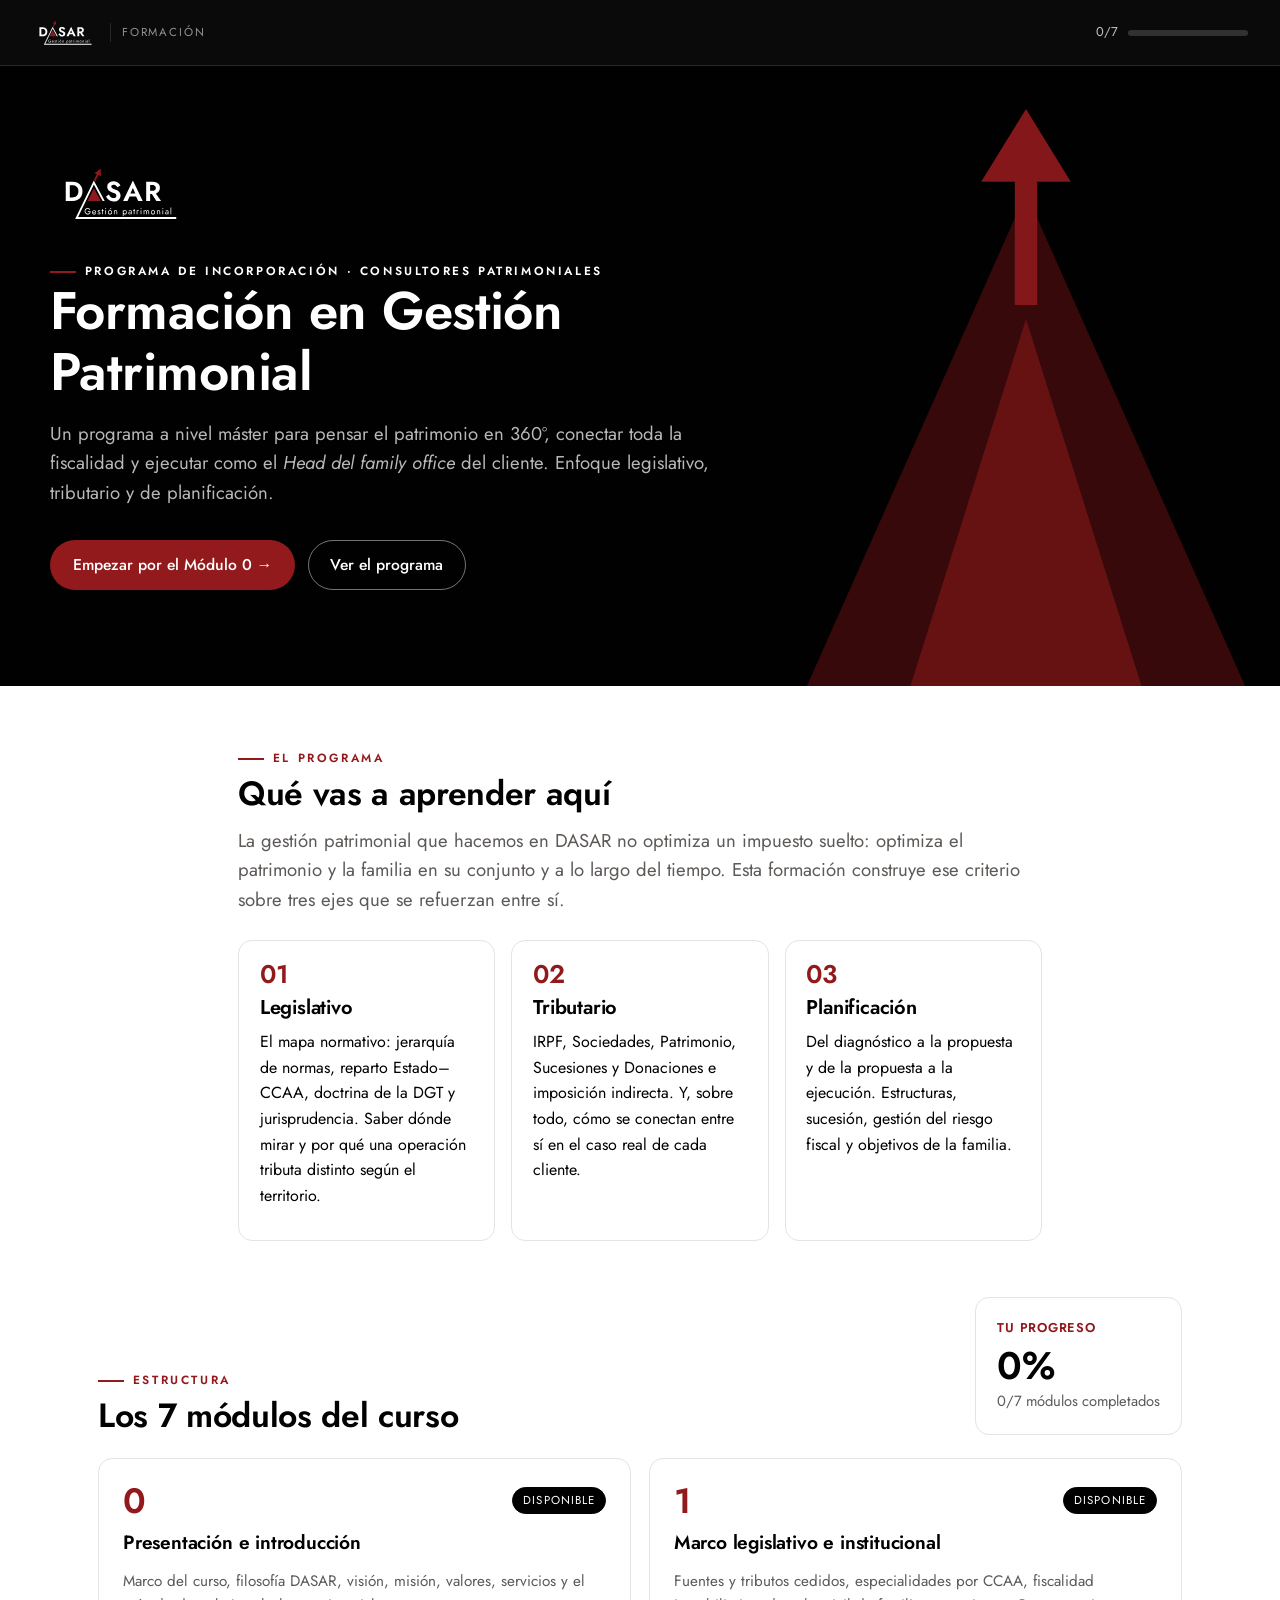
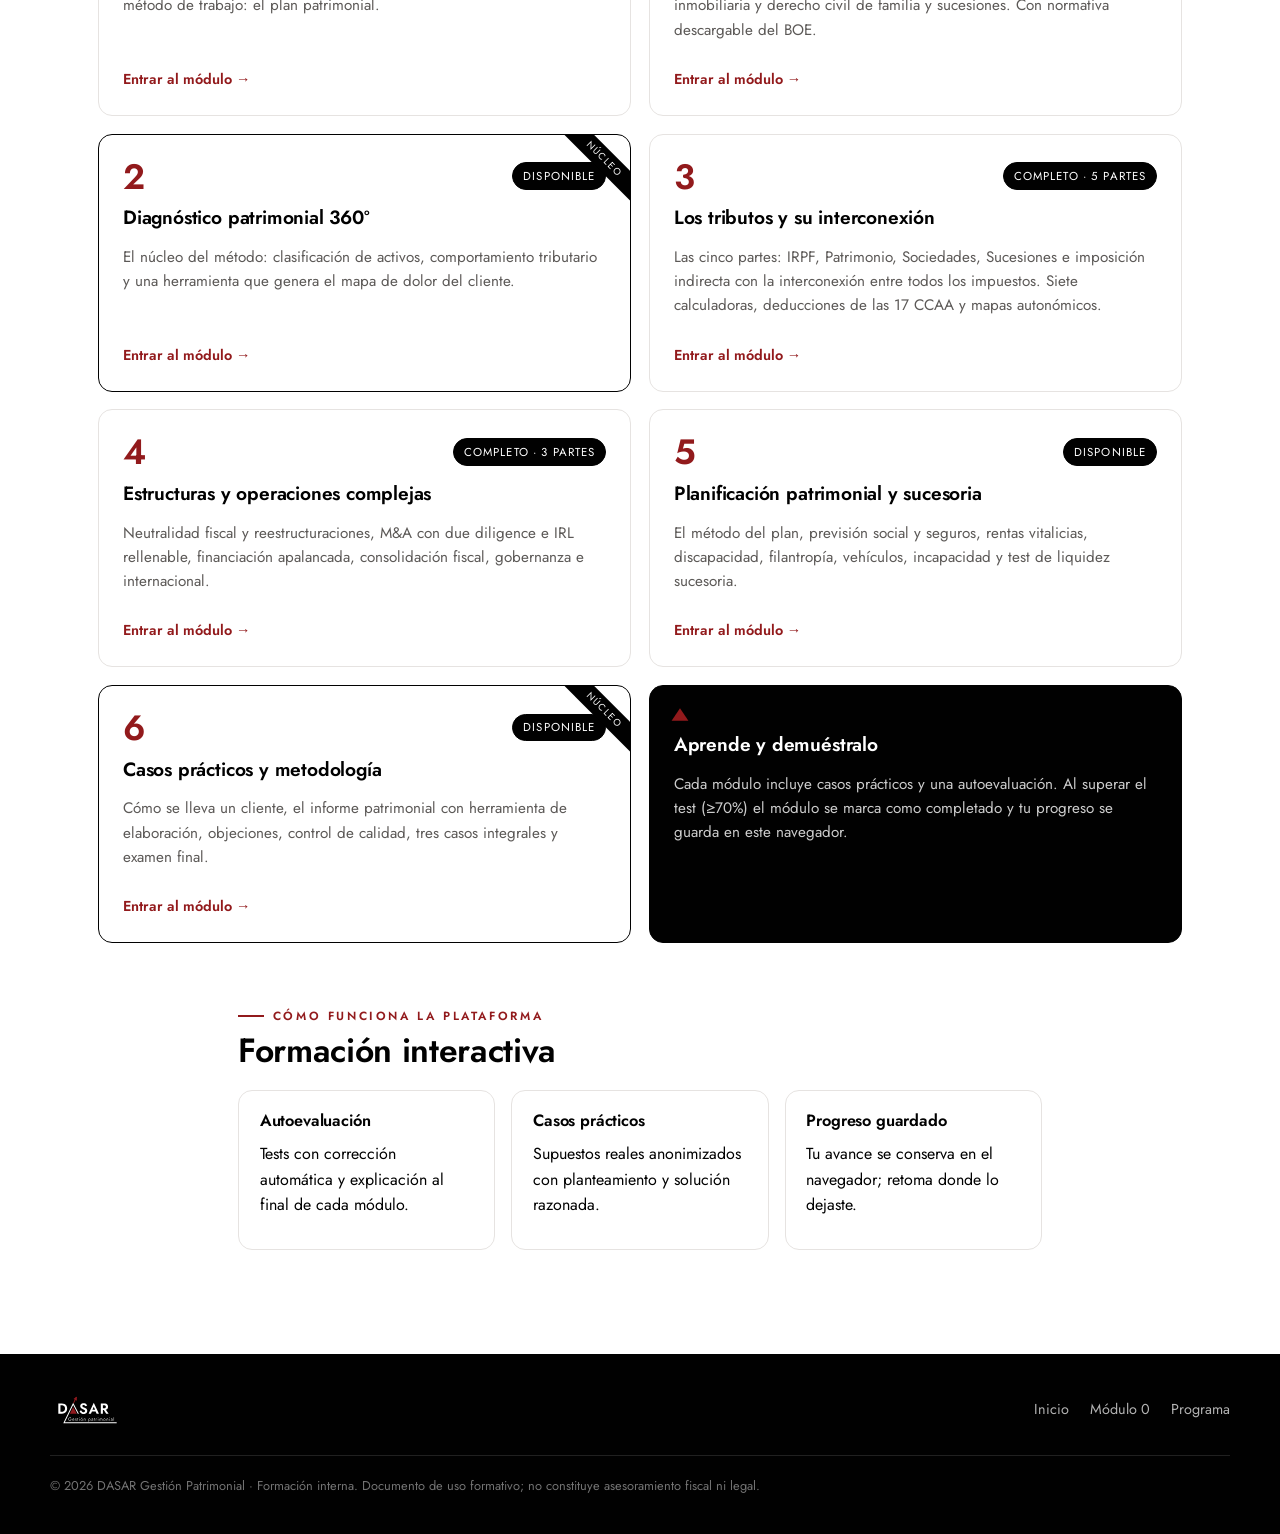
<file: index.html>
<!DOCTYPE html>
<html lang="es">
<head>
<meta charset="UTF-8">
<meta name="viewport" content="width=device-width, initial-scale=1.0">
<meta http-equiv="Cache-Control" content="no-cache, no-store, must-revalidate">
<meta http-equiv="Pragma" content="no-cache">
<meta http-equiv="Expires" content="0">
<title>Formación en Gestión Patrimonial · DASAR</title>
<meta name="description" content="Programa de formación de DASAR Gestión Patrimonial para consultores. Enfoque legislativo, tributario y de planificación a nivel máster.">
<link rel="icon" href="dasar-color.svg">
<link rel="preconnect" href="https://fonts.googleapis.com">
<link rel="preconnect" href="https://fonts.gstatic.com" crossorigin>
<link href="https://fonts.googleapis.com/css2?family=Jost:ital,wght@0,400;0,500;0,600;0,700;1,400&display=swap" rel="stylesheet">
<link rel="stylesheet" href="styles.css?v=17">
</head>
<body data-current="home">

<!-- TOPBAR -->
<header class="topbar">
  <a class="brand" href="index.html">
    <img src="dasar-blanco.svg" alt="DASAR Gestión Patrimonial">
    <span class="tag">Formación</span>
  </a>
  <span class="spacer"></span>
  <div class="tprogress" title="Progreso del programa">
    <span data-progress-text>0/7</span>
    <span class="bar"><i data-progress-bar></i></span>
  </div>
</header>

<!-- HERO -->
<section class="hero">
  <div class="deco" aria-hidden="true">
    <svg viewBox="0 0 400 460" xmlns="http://www.w3.org/2000/svg">
      <polygon points="200,60 360,420 40,420" fill="#921A1C" opacity="0.42"/>
      <polygon points="200,150 285,420 115,420" fill="#921A1C" opacity="0.62"/>
      <g fill="#921A1C">
        <rect x="192" y="20" width="16" height="120" transform="rotate(0 200 80)"/>
        <polygon points="200,0 232,52 168,52"/>
      </g>
    </svg>
  </div>
  <div class="wrap">
    <img class="brand-lg" src="dasar-blanco.svg" alt="DASAR">
    <span class="kicker">Programa de incorporación · Consultores patrimoniales</span>
    <h1>Formación en Gestión Patrimonial</h1>
    <p class="lead">Un programa a nivel máster para pensar el patrimonio en 360º, conectar toda la fiscalidad y ejecutar como el <em>Head del family office</em> del cliente. Enfoque legislativo, tributario y de planificación.</p>
    <div class="hero-cta">
      <a class="btn btn-primary" href="modulo-0.html">Empezar por el Módulo 0 →</a>
      <a class="btn btn-ghost" href="#programa">Ver el programa</a>
    </div>
  </div>
</section>

<!-- INTRO / EJES -->
<section class="pad wrap narrow">
  <span class="kicker">El programa</span>
  <h2>Qué vas a aprender aquí</h2>
  <p class="lead" style="color:var(--muted)">La gestión patrimonial que hacemos en DASAR no optimiza un impuesto suelto: optimiza el patrimonio y la familia en su conjunto y a lo largo del tiempo. Esta formación construye ese criterio sobre tres ejes que se refuerzan entre sí.</p>

  <div class="grid grid-3" style="margin-top:1.6rem">
    <div class="card hoverable">
      <div class="num">01</div>
      <h3>Legislativo</h3>
      <p>El mapa normativo: jerarquía de normas, reparto Estado–CCAA, doctrina de la DGT y jurisprudencia. Saber dónde mirar y por qué una operación tributa distinto según el territorio.</p>
    </div>
    <div class="card hoverable">
      <div class="num">02</div>
      <h3>Tributario</h3>
      <p>IRPF, Sociedades, Patrimonio, Sucesiones y Donaciones e imposición indirecta. Y, sobre todo, cómo se conectan entre sí en el caso real de cada cliente.</p>
    </div>
    <div class="card hoverable">
      <div class="num">03</div>
      <h3>Planificación</h3>
      <p>Del diagnóstico a la propuesta y de la propuesta a la ejecución. Estructuras, sucesión, gestión del riesgo fiscal y objetivos de la familia.</p>
    </div>
  </div>
</section>

<!-- PROGRAMA / MÓDULOS -->
<section class="pad wrap" id="programa" style="padding-top:0">
  <div style="display:flex;align-items:flex-end;justify-content:space-between;gap:1rem;flex-wrap:wrap;margin-bottom:1.4rem">
    <div>
      <span class="kicker">Estructura</span>
      <h2 class="mb0">Los 7 módulos del curso</h2>
    </div>
    <div class="stat" style="min-width:200px">
      <div class="sub">Tu progreso</div>
      <div class="big"><span data-progress-pct>0%</span></div>
      <div class="lbl"><span data-progress-text>0/7</span> módulos completados</div>
    </div>
  </div>

  <div class="module-grid">
    <a class="mcard hoverable" data-mod="mod0" href="modulo-0.html">
      <div class="mc-top"><span class="mc-num">0</span><span class="mc-state ready">Disponible</span></div>
      <h3>Presentación e introducción</h3>
      <p>Marco del curso, filosofía DASAR, visión, misión, valores, servicios y el método de trabajo: el plan patrimonial.</p>
      <span class="mc-go">Entrar al módulo →</span>
    </a>

    <a class="mcard hoverable" data-mod="mod1" href="modulo-1.html">
      <div class="mc-top"><span class="mc-num">1</span><span class="mc-state ready">Disponible</span></div>
      <h3>Marco legislativo e institucional</h3>
      <p>Fuentes y tributos cedidos, especialidades por CCAA, fiscalidad inmobiliaria y derecho civil de familia y sucesiones. Con normativa descargable del BOE.</p>
      <span class="mc-go">Entrar al módulo →</span>
    </a>

    <a class="mcard hoverable is-core" data-mod="mod2" href="modulo-2.html">
      <div class="mc-top"><span class="mc-num">2</span><span class="mc-state ready">Disponible</span></div>
      <h3>Diagnóstico patrimonial 360º</h3>
      <p>El núcleo del método: clasificación de activos, comportamiento tributario y una herramienta que genera el mapa de dolor del cliente.</p>
      <span class="mc-go">Entrar al módulo →</span>
    </a>

    <a class="mcard hoverable" data-mod="mod3" href="modulo-3.html">
      <div class="mc-top"><span class="mc-num">3</span><span class="mc-state ready">Completo · 5 partes</span></div>
      <h3>Los tributos y su interconexión</h3>
      <p>Las cinco partes: IRPF, Patrimonio, Sociedades, Sucesiones e imposición indirecta con la interconexión entre todos los impuestos. Siete calculadoras, deducciones de las 17 CCAA y mapas autonómicos.</p>
      <span class="mc-go">Entrar al módulo →</span>
    </a>

    <a class="mcard hoverable" data-mod="mod4" href="modulo-4.html">
      <div class="mc-top"><span class="mc-num">4</span><span class="mc-state ready">Completo · 3 partes</span></div>
      <h3>Estructuras y operaciones complejas</h3>
      <p>Neutralidad fiscal y reestructuraciones, M&amp;A con due diligence e IRL rellenable, financiación apalancada, consolidación fiscal, gobernanza e internacional.</p>
      <span class="mc-go">Entrar al módulo →</span>
    </a>

    <a class="mcard hoverable" data-mod="mod5" href="modulo-5.html">
      <div class="mc-top"><span class="mc-num">5</span><span class="mc-state ready">Disponible</span></div>
      <h3>Planificación patrimonial y sucesoria</h3>
      <p>El método del plan, previsión social y seguros, rentas vitalicias, discapacidad, filantropía, vehículos, incapacidad y test de liquidez sucesoria.</p>
      <span class="mc-go">Entrar al módulo →</span>
    </a>

    <a class="mcard hoverable is-core" data-mod="mod6" href="modulo-6.html">
      <div class="mc-top"><span class="mc-num">6</span><span class="mc-state ready">Disponible</span></div>
      <h3>Casos prácticos y metodología</h3>
      <p>Cómo se lleva un cliente, el informe patrimonial con herramienta de elaboración, objeciones, control de calidad, tres casos integrales y examen final.</p>
      <span class="mc-go">Entrar al módulo →</span>
    </a>

    <div class="mcard" style="background:var(--ink);border-color:var(--ink);color:#fff;justify-content:center">
      <span class="tri" style="transform:scale(1.4);margin-bottom:.8rem"></span>
      <h3 style="color:#fff">Aprende y demuéstralo</h3>
      <p style="color:rgba(255,255,255,.8)">Cada módulo incluye casos prácticos y una autoevaluación. Al superar el test (≥70%) el módulo se marca como completado y tu progreso se guarda en este navegador.</p>
    </div>
  </div>
</section>

<!-- CÓMO FUNCIONA -->
<section class="pad wrap narrow" style="padding-top:0">
  <span class="kicker">Cómo funciona la plataforma</span>
  <h2>Formación interactiva</h2>
  <div class="grid grid-3" style="margin-top:1.2rem">
    <div class="card">
      <h4>Autoevaluación</h4>
      <p>Tests con corrección automática y explicación al final de cada módulo.</p>
    </div>
    <div class="card">
      <h4>Casos prácticos</h4>
      <p>Supuestos reales anonimizados con planteamiento y solución razonada.</p>
    </div>
    <div class="card">
      <h4>Progreso guardado</h4>
      <p>Tu avance se conserva en el navegador; retoma donde lo dejaste.</p>
    </div>
  </div>
</section>

<!-- FOOTER -->
<footer class="footer">
  <div class="fwrap">
    <img src="dasar-blanco.svg" alt="DASAR Gestión Patrimonial">
    <nav class="fnav">
      <a href="index.html">Inicio</a>
      <a href="modulo-0.html">Módulo 0</a>
      <a href="#programa">Programa</a>
    </nav>
    <div class="fcopy">© <span data-year>2026</span> DASAR Gestión Patrimonial · Formación interna. Documento de uso formativo; no constituye asesoramiento fiscal ni legal.</div>
  </div>
</footer>

<script src="app.js?v=17"></script>
</body>
</html>
</file>
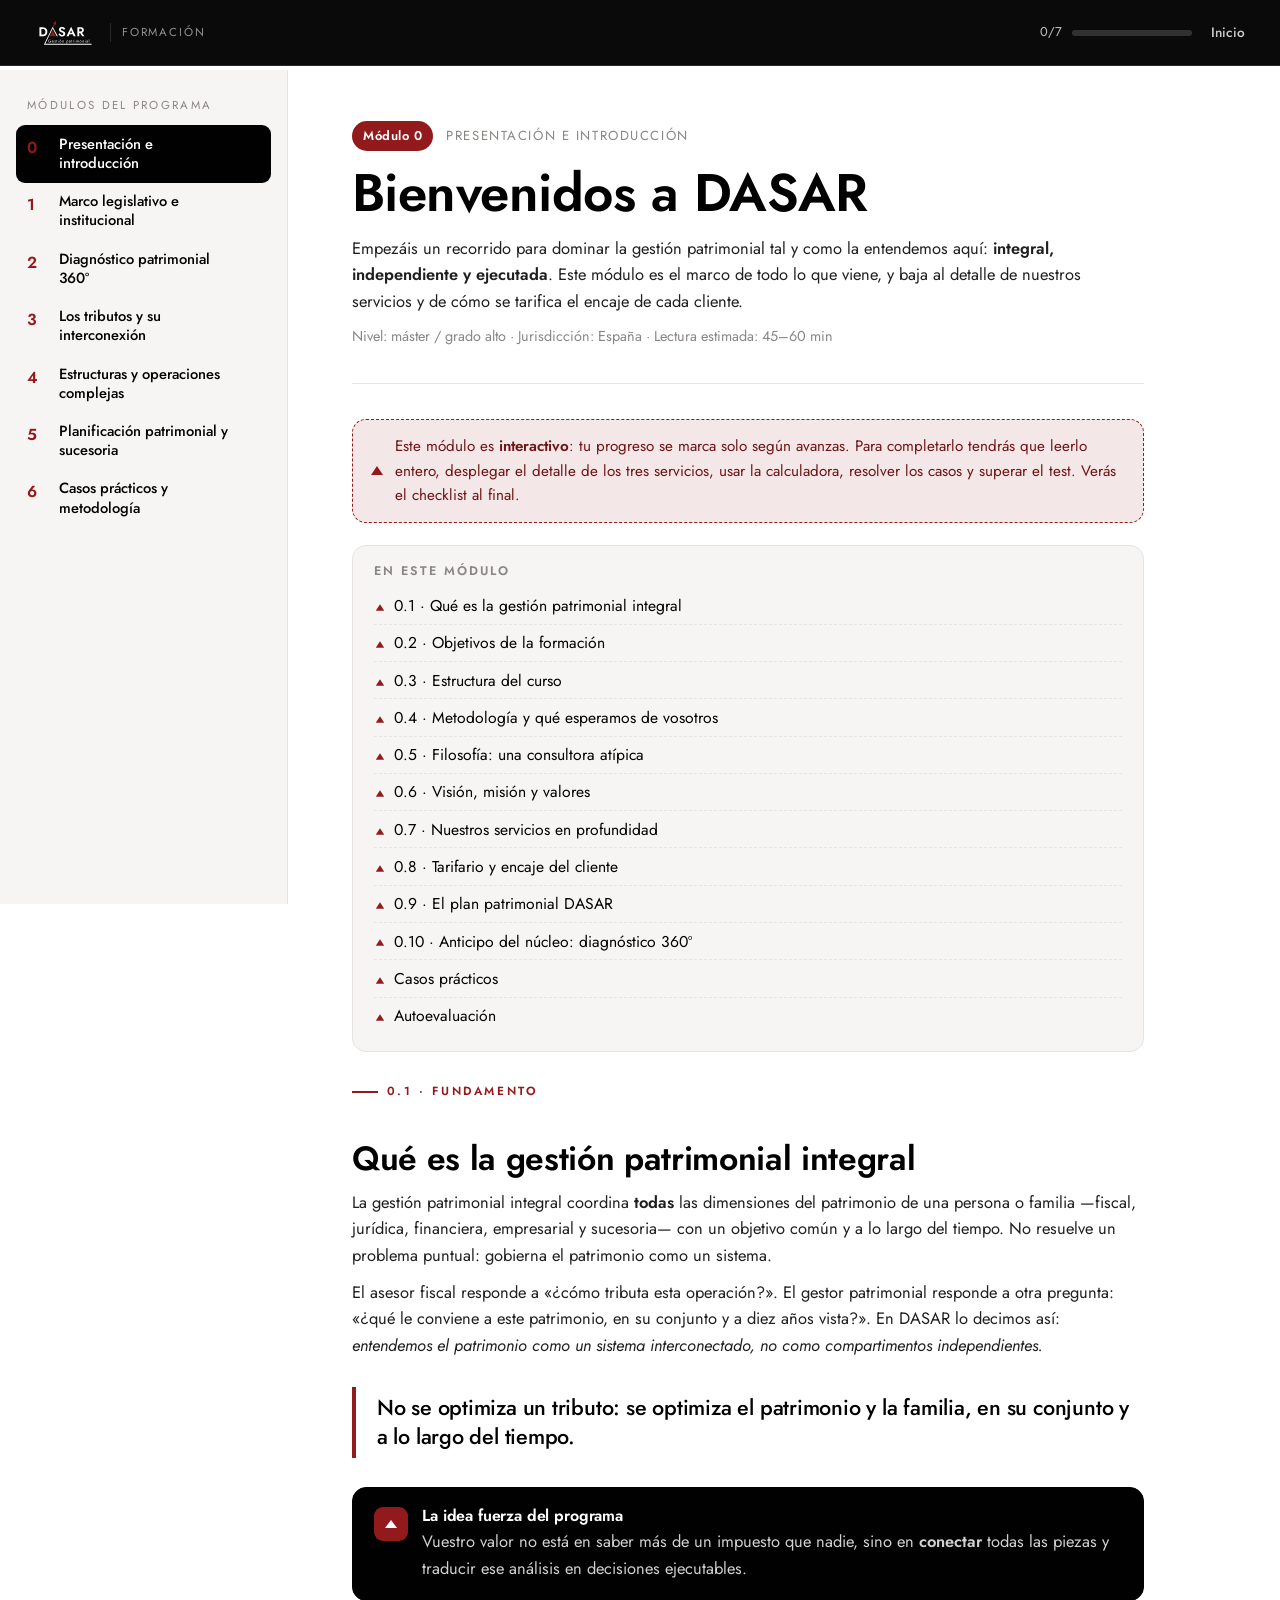
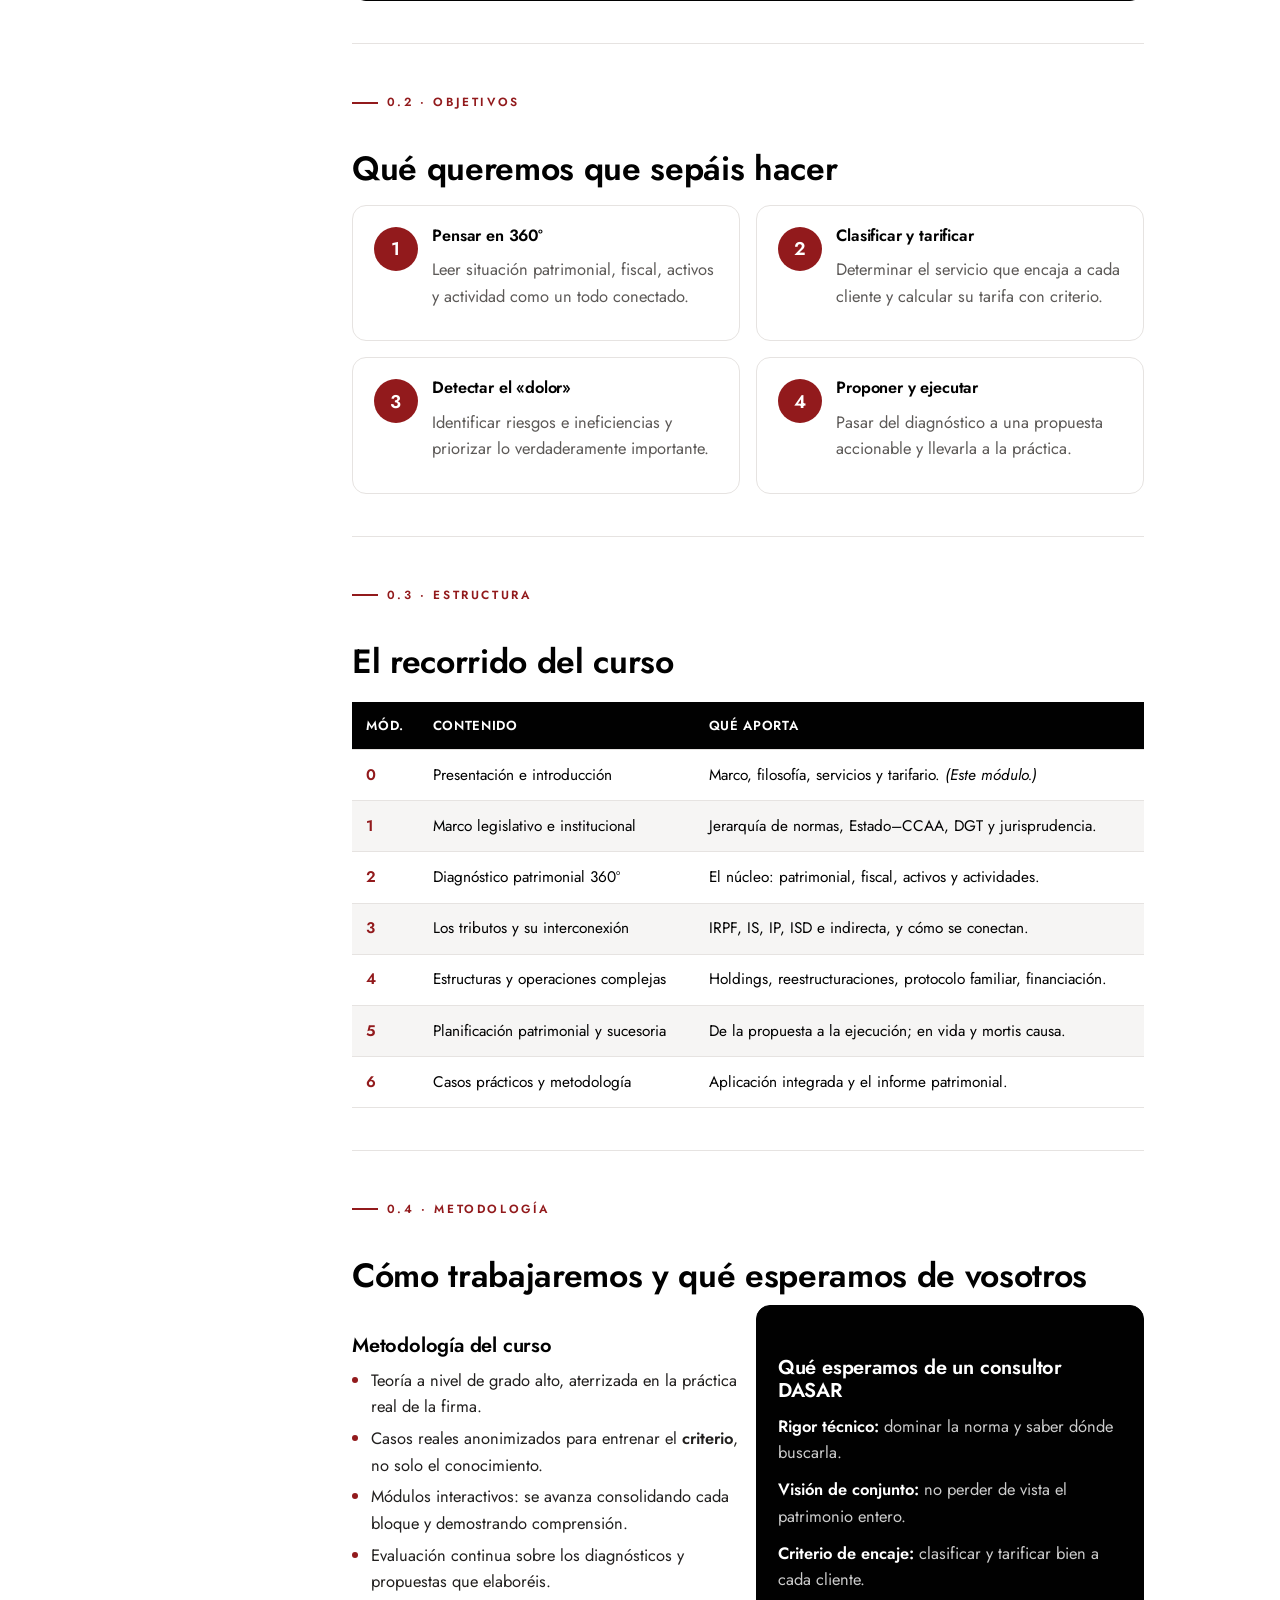
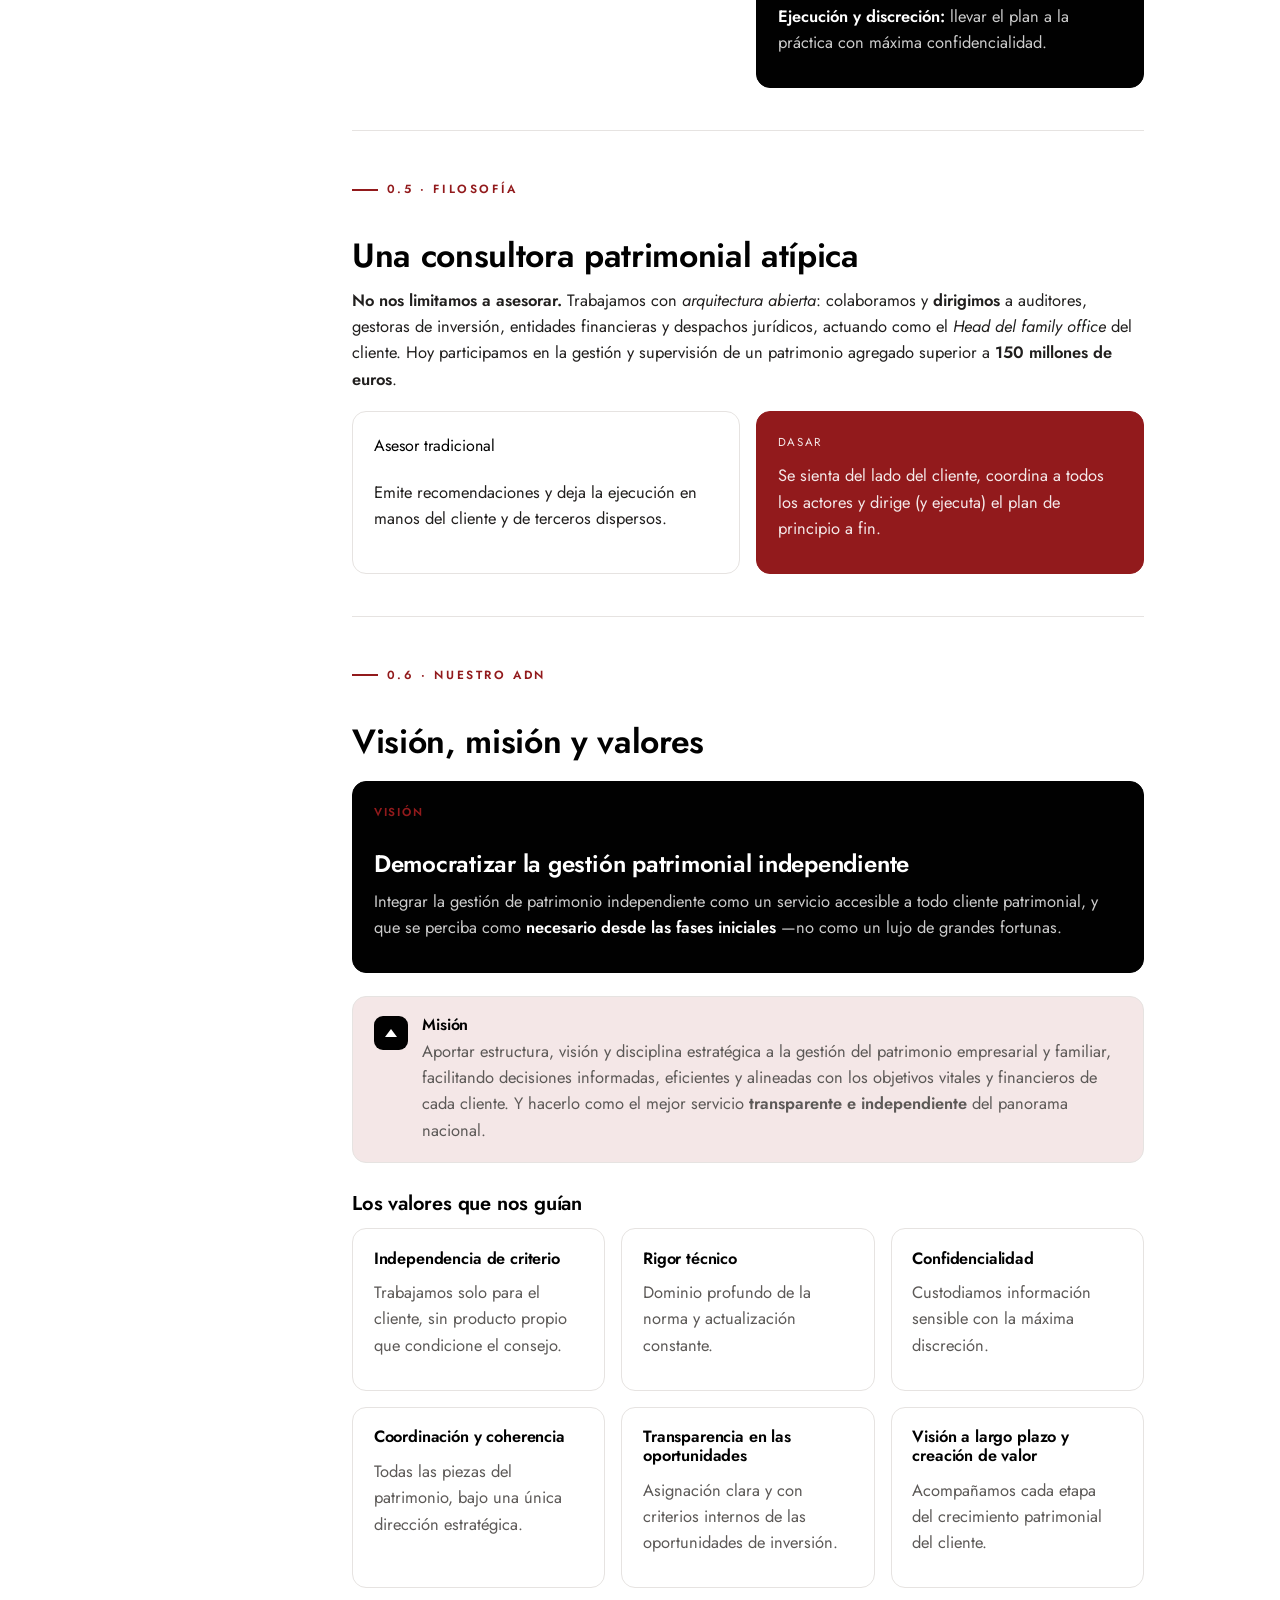
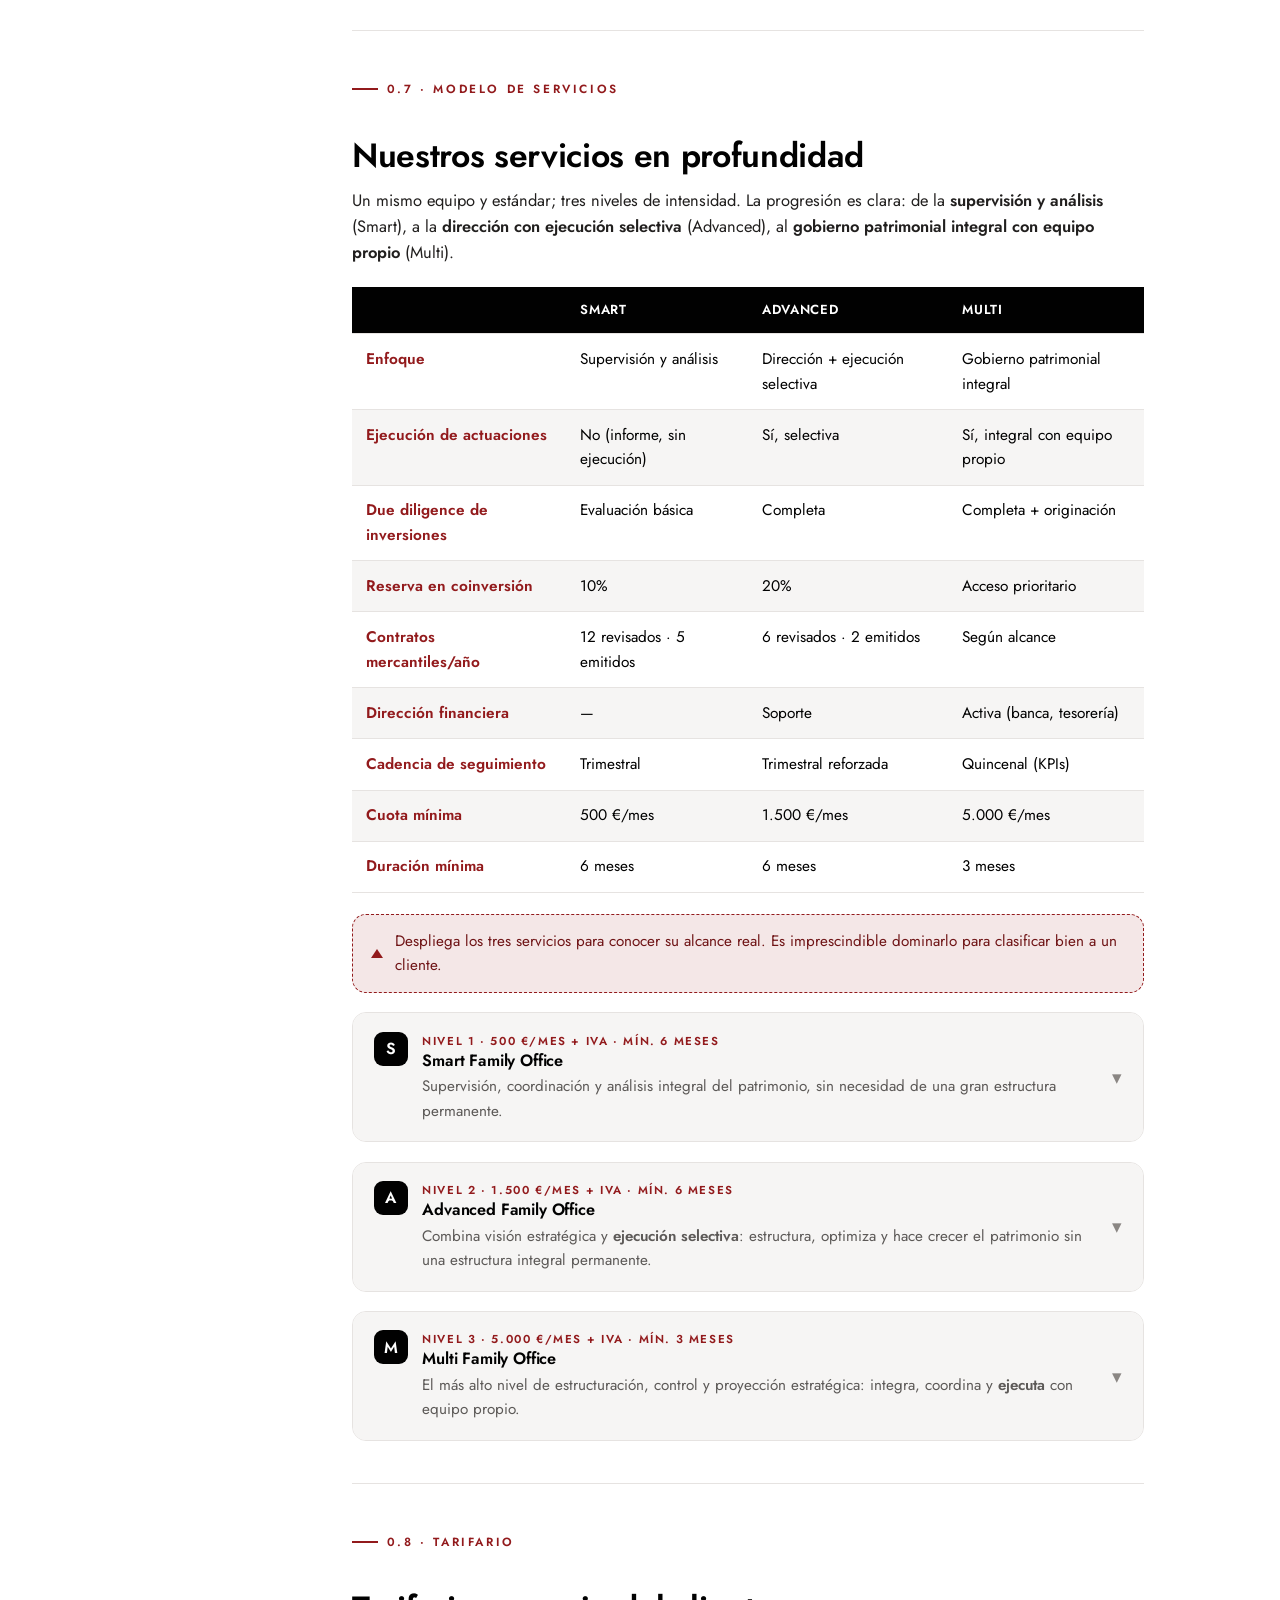
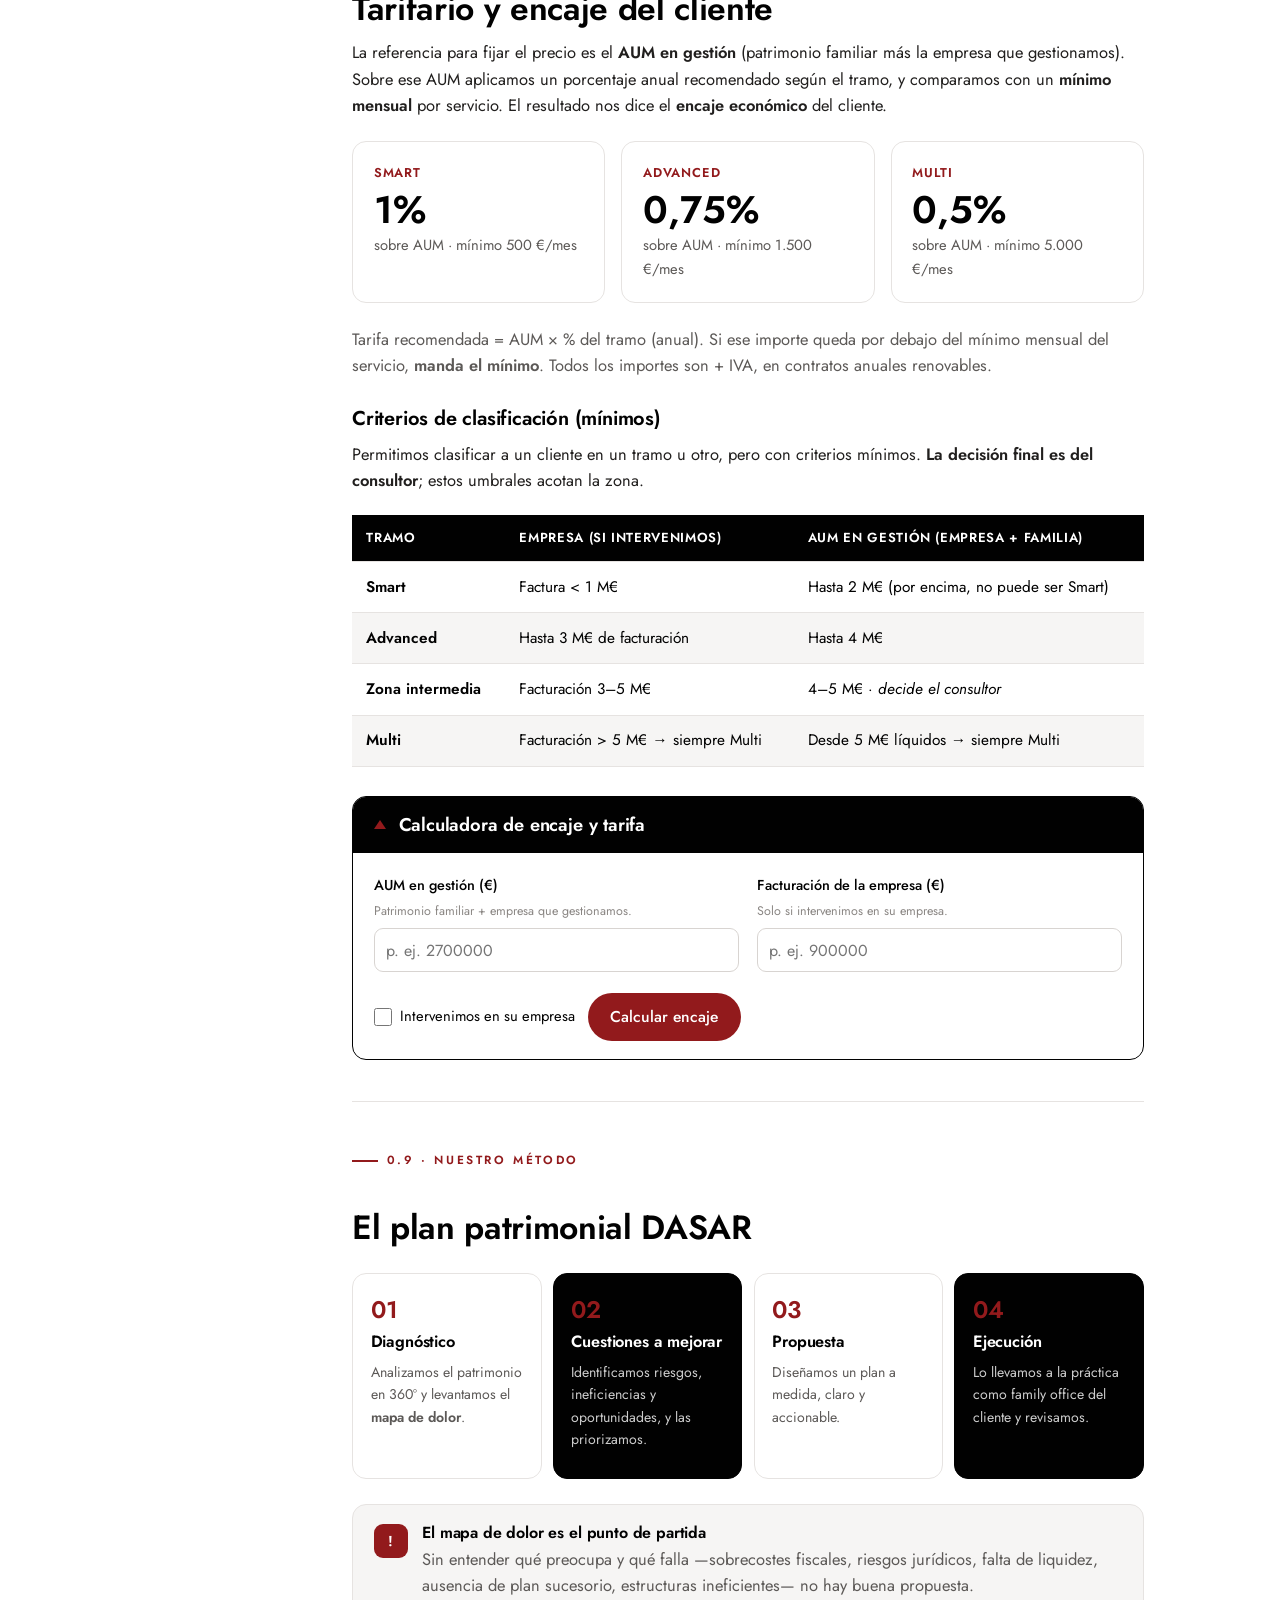
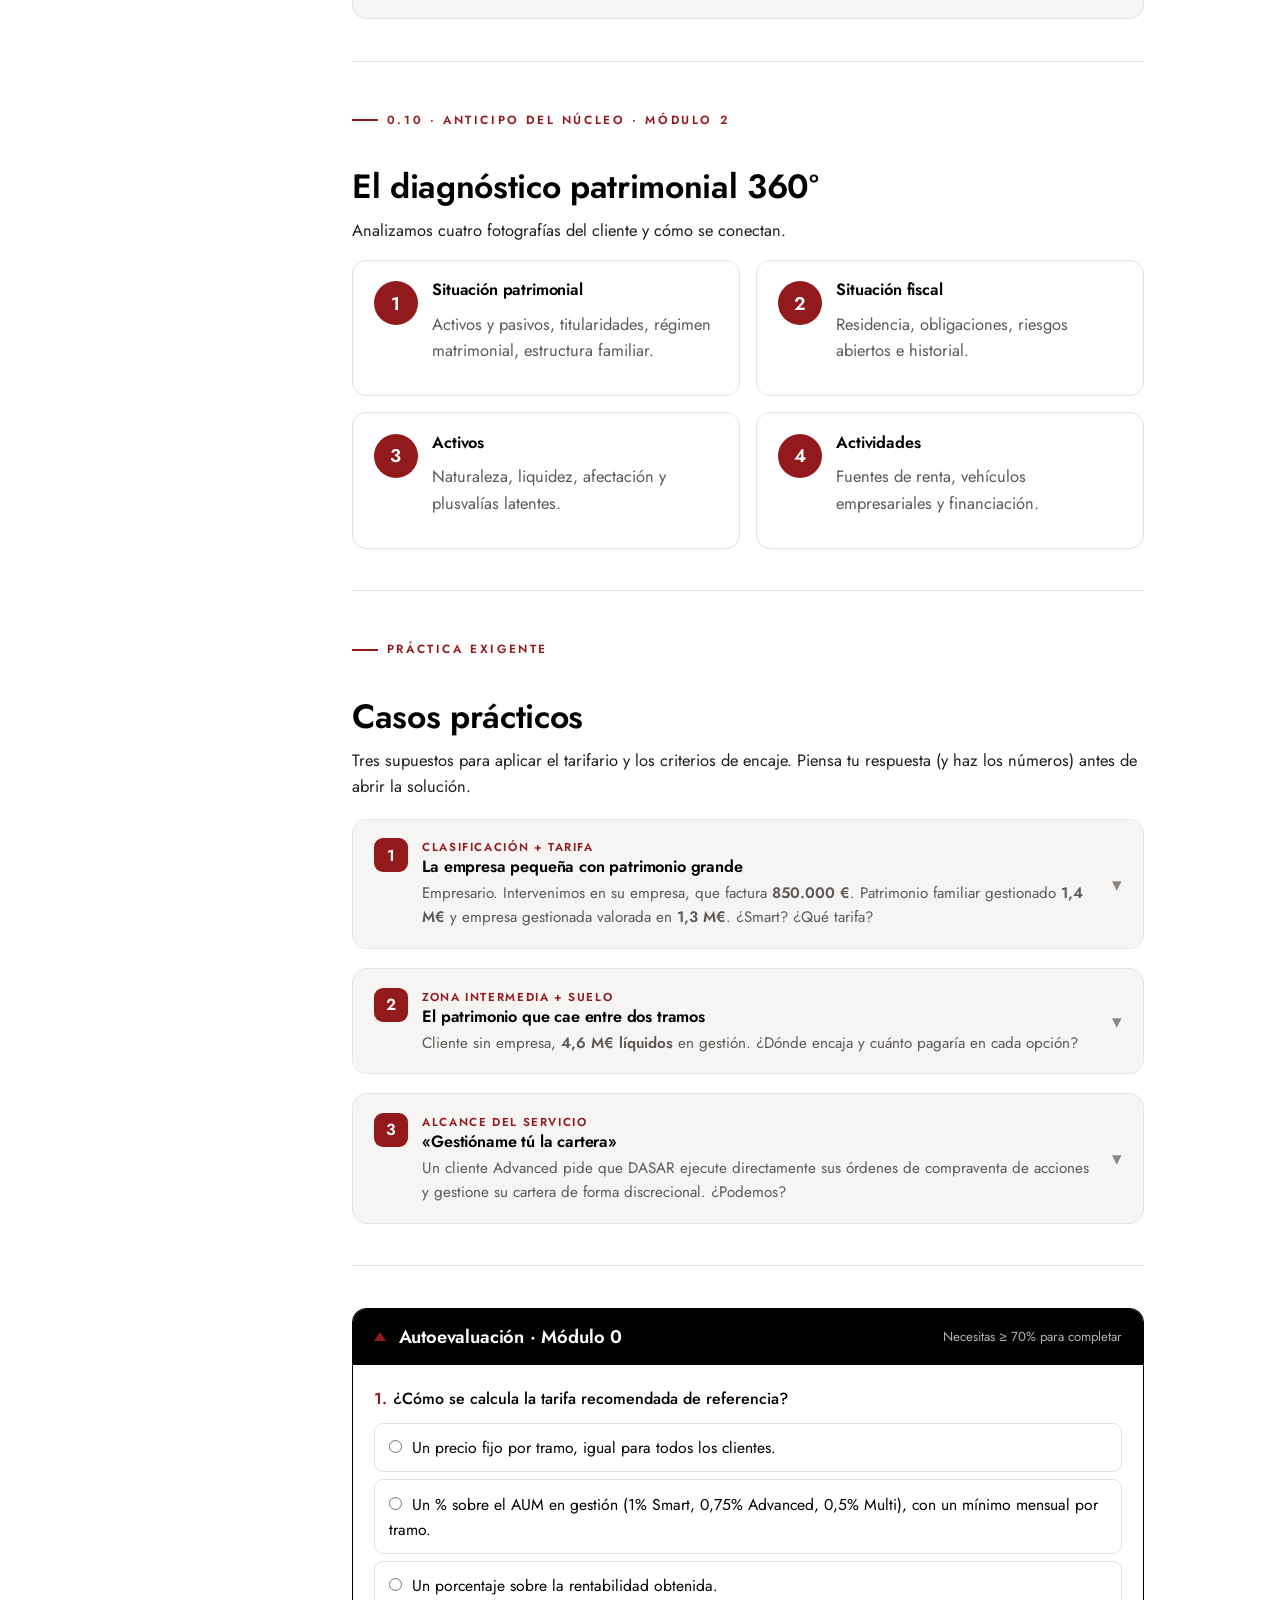
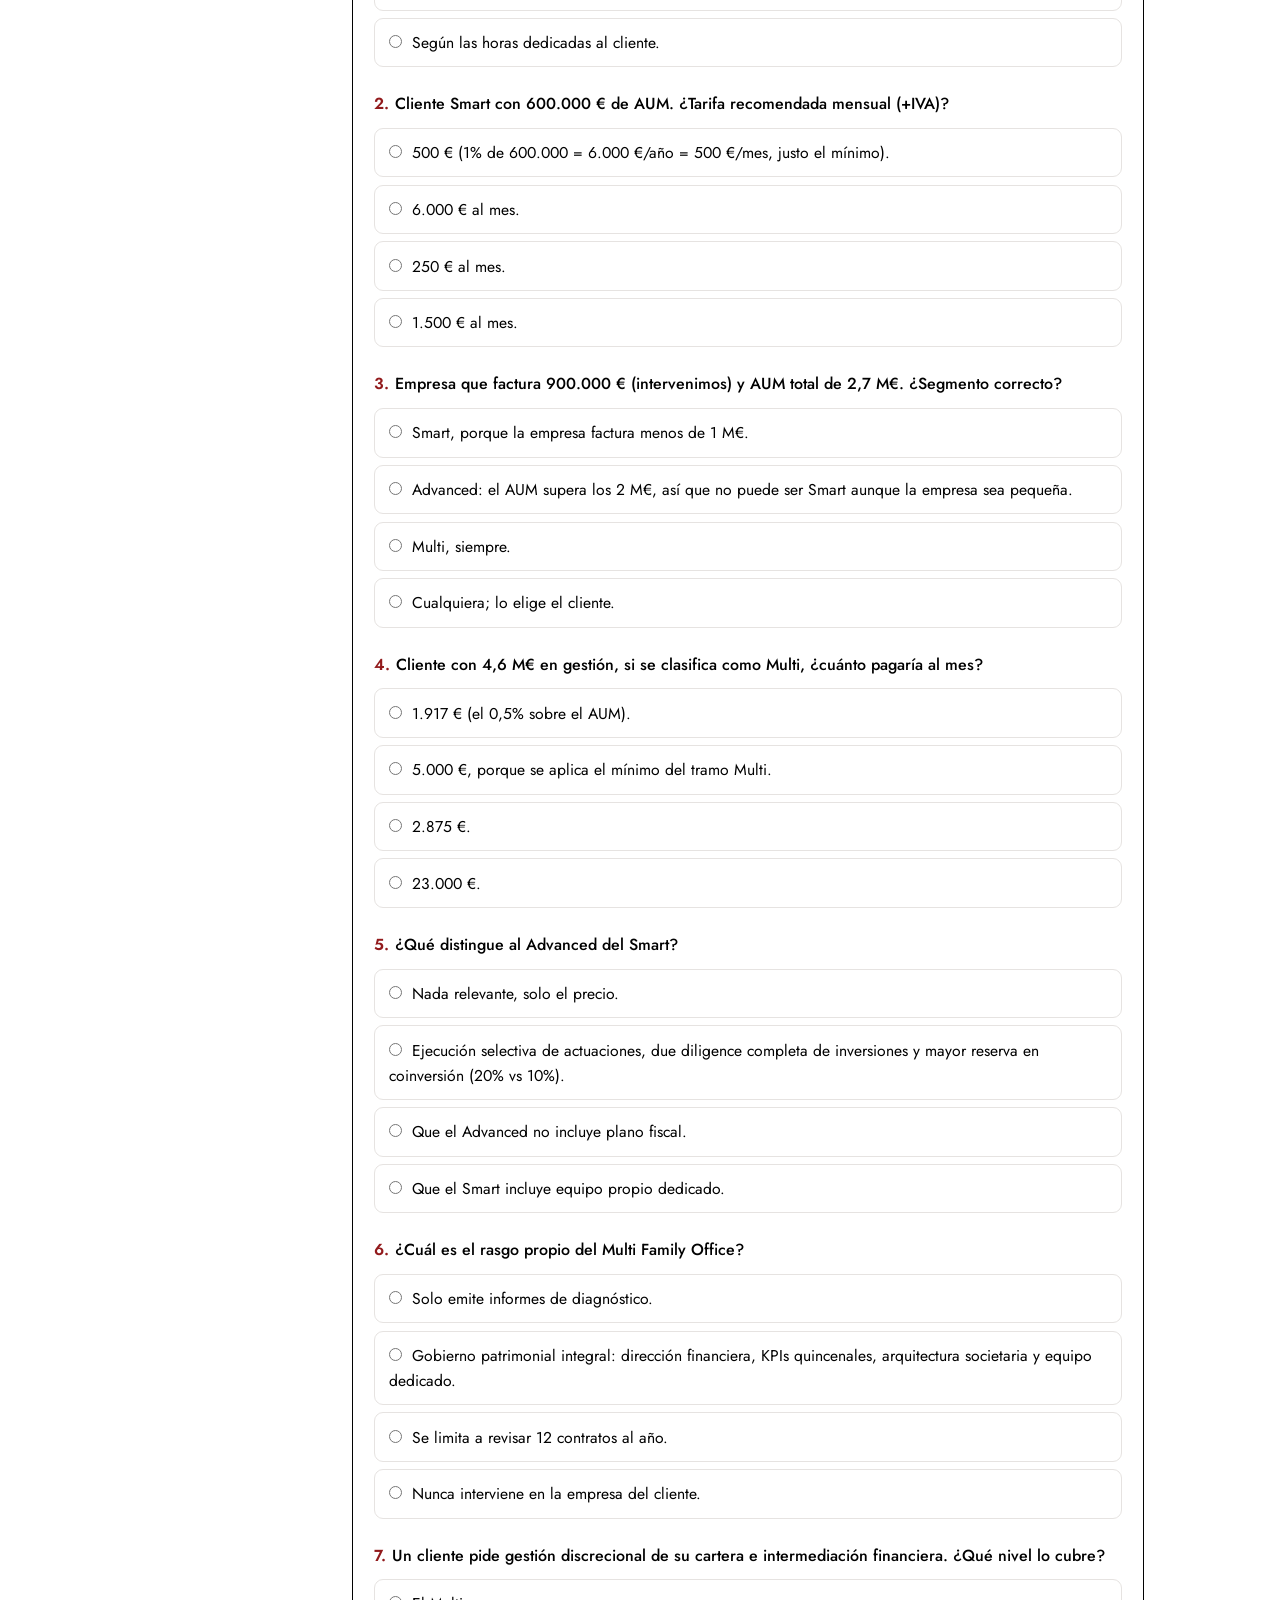
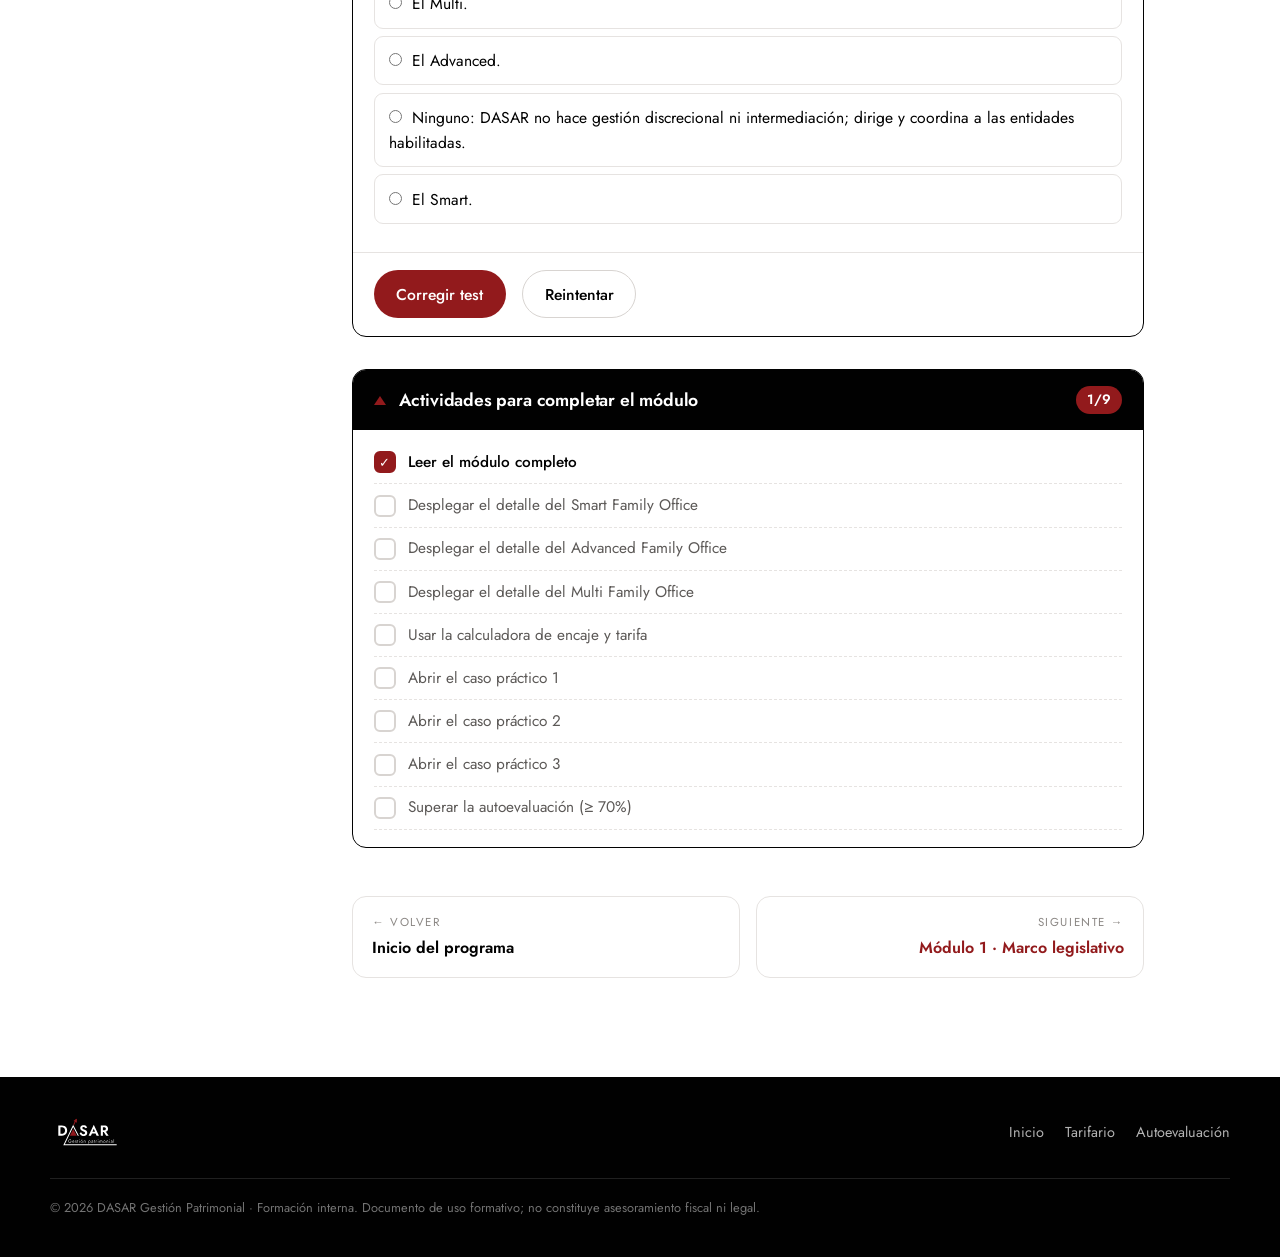
<file: modulo-0.html>
<!DOCTYPE html>
<html lang="es">
<head>
<meta charset="UTF-8">
<meta name="viewport" content="width=device-width, initial-scale=1.0">
<meta http-equiv="Cache-Control" content="no-cache, no-store, must-revalidate">
<meta http-equiv="Pragma" content="no-cache">
<meta http-equiv="Expires" content="0">
<title>Módulo 0 · Presentación e introducción · DASAR</title>
<meta name="description" content="Módulo 0 de la formación DASAR: gestión patrimonial integral, servicios en profundidad, tarifario y criterios de encaje del cliente.">
<link rel="icon" href="dasar-color.svg">
<link rel="preconnect" href="https://fonts.googleapis.com">
<link rel="preconnect" href="https://fonts.gstatic.com" crossorigin>
<link href="https://fonts.googleapis.com/css2?family=Jost:ital,wght@0,400;0,500;0,600;0,700;1,400&display=swap" rel="stylesheet">
<link rel="stylesheet" href="styles.css?v=18">
</head>
<body data-current="mod0">

<header class="topbar">
  <button class="menu-toggle" aria-label="Menú"><span></span><span></span><span></span></button>
  <a class="brand" href="index.html">
    <img src="dasar-blanco.svg" alt="DASAR Gestión Patrimonial">
    <span class="tag">Formación</span>
  </a>
  <span class="spacer"></span>
  <div class="tprogress" title="Progreso del programa">
    <span data-progress-text>0/7</span>
    <span class="bar"><i data-progress-bar></i></span>
  </div>
  <a class="home-link" href="index.html">Inicio</a>
</header>
<div class="readprogress" aria-hidden="true"><i></i></div>

<div class="layout">
  <aside class="sidebar">
    <div class="side-h">Módulos del programa</div>
    <nav id="sidebar-list"></nav>
  </aside>

  <main class="content prose">

    <div class="mod-head">
      <div class="eyebrow">
        <span class="mod-badge">Módulo 0</span>
        <span class="mod-meta">Presentación e introducción</span>
      </div>
      <h1>Bienvenidos a DASAR</h1>
      <p class="lead">Empezáis un recorrido para dominar la gestión patrimonial tal y como la entendemos aquí: <strong>integral, independiente y ejecutada</strong>. Este módulo es el marco de todo lo que viene, y baja al detalle de nuestros servicios y de cómo se tarifica el encaje de cada cliente.</p>
      <p style="color:var(--muted-2);font-size:.9rem">Nivel: máster / grado alto · Jurisdicción: España · Lectura estimada: 45–60 min</p>
    </div>

    <div class="gate">
      <span class="tri"></span>
      <div>Este módulo es <strong>interactivo</strong>: tu progreso se marca solo según avanzas. Para completarlo tendrás que leerlo entero, desplegar el detalle de los tres servicios, usar la calculadora, resolver los casos y superar el test. Verás el checklist al final.</div>
    </div>

    <div class="toc">
      <h4>En este módulo</h4>
      <a href="#s1"><span class="tri"></span>0.1 · Qué es la gestión patrimonial integral</a>
      <a href="#s2"><span class="tri"></span>0.2 · Objetivos de la formación</a>
      <a href="#s3"><span class="tri"></span>0.3 · Estructura del curso</a>
      <a href="#s4"><span class="tri"></span>0.4 · Metodología y qué esperamos de vosotros</a>
      <a href="#s5"><span class="tri"></span>0.5 · Filosofía: una consultora atípica</a>
      <a href="#s6"><span class="tri"></span>0.6 · Visión, misión y valores</a>
      <a href="#s7"><span class="tri"></span>0.7 · Nuestros servicios en profundidad</a>
      <a href="#s8"><span class="tri"></span>0.8 · Tarifario y encaje del cliente</a>
      <a href="#s9"><span class="tri"></span>0.9 · El plan patrimonial DASAR</a>
      <a href="#s10"><span class="tri"></span>0.10 · Anticipo del núcleo: diagnóstico 360º</a>
      <a href="#casos"><span class="tri"></span>Casos prácticos</a>
      <a href="#quiz"><span class="tri"></span>Autoevaluación</a>
    </div>

    <!-- 0.1 -->
    <section id="s1" class="reveal">
      <span class="kicker">0.1 · Fundamento</span>
      <h2>Qué es la gestión patrimonial integral</h2>
      <p>La gestión patrimonial integral coordina <strong>todas</strong> las dimensiones del patrimonio de una persona o familia —fiscal, jurídica, financiera, empresarial y sucesoria— con un objetivo común y a lo largo del tiempo. No resuelve un problema puntual: gobierna el patrimonio como un sistema.</p>
      <p>El asesor fiscal responde a «¿cómo tributa esta operación?». El gestor patrimonial responde a otra pregunta: «¿qué le conviene a este patrimonio, en su conjunto y a diez años vista?». En DASAR lo decimos así: <em>entendemos el patrimonio como un sistema interconectado, no como compartimentos independientes.</em></p>
      <div class="pullquote">No se optimiza un tributo: se optimiza el patrimonio y la familia, en su conjunto y a lo largo del tiempo.</div>
      <div class="callout idea">
        <div class="ic"><span class="tri" style="border-bottom-color:#fff"></span></div>
        <div class="ct"><h4>La idea fuerza del programa</h4><p>Vuestro valor no está en saber más de un impuesto que nadie, sino en <strong>conectar</strong> todas las piezas y traducir ese análisis en decisiones ejecutables.</p></div>
      </div>
    </section>

    <hr class="divider">

    <!-- 0.2 -->
    <section id="s2" class="reveal">
      <span class="kicker">0.2 · Objetivos</span>
      <h2>Qué queremos que sepáis hacer</h2>
      <div class="grid grid-2" style="margin-top:1rem">
        <div class="card"><div style="display:flex;gap:.9rem"><span class="badge-num">1</span><div><h4 class="mt0">Pensar en 360º</h4><p style="color:var(--muted)">Leer situación patrimonial, fiscal, activos y actividad como un todo conectado.</p></div></div></div>
        <div class="card"><div style="display:flex;gap:.9rem"><span class="badge-num">2</span><div><h4 class="mt0">Clasificar y tarificar</h4><p style="color:var(--muted)">Determinar el servicio que encaja a cada cliente y calcular su tarifa con criterio.</p></div></div></div>
        <div class="card"><div style="display:flex;gap:.9rem"><span class="badge-num">3</span><div><h4 class="mt0">Detectar el «dolor»</h4><p style="color:var(--muted)">Identificar riesgos e ineficiencias y priorizar lo verdaderamente importante.</p></div></div></div>
        <div class="card"><div style="display:flex;gap:.9rem"><span class="badge-num">4</span><div><h4 class="mt0">Proponer y ejecutar</h4><p style="color:var(--muted)">Pasar del diagnóstico a una propuesta accionable y llevarla a la práctica.</p></div></div></div>
      </div>
    </section>

    <hr class="divider">

    <!-- 0.3 -->
    <section id="s3" class="reveal">
      <span class="kicker">0.3 · Estructura</span>
      <h2>El recorrido del curso</h2>
      <table class="tbl">
        <thead><tr><th style="width:56px">Mód.</th><th>Contenido</th><th>Qué aporta</th></tr></thead>
        <tbody>
          <tr><td><strong>0</strong></td><td>Presentación e introducción</td><td>Marco, filosofía, servicios y tarifario. <em>(Este módulo.)</em></td></tr>
          <tr><td><strong>1</strong></td><td>Marco legislativo e institucional</td><td>Jerarquía de normas, Estado–CCAA, DGT y jurisprudencia.</td></tr>
          <tr><td><strong>2</strong></td><td>Diagnóstico patrimonial 360º</td><td>El núcleo: patrimonial, fiscal, activos y actividades.</td></tr>
          <tr><td><strong>3</strong></td><td>Los tributos y su interconexión</td><td>IRPF, IS, IP, ISD e indirecta, y cómo se conectan.</td></tr>
          <tr><td><strong>4</strong></td><td>Estructuras y operaciones complejas</td><td>Holdings, reestructuraciones, protocolo familiar, financiación.</td></tr>
          <tr><td><strong>5</strong></td><td>Planificación patrimonial y sucesoria</td><td>De la propuesta a la ejecución; en vida y mortis causa.</td></tr>
          <tr><td><strong>6</strong></td><td>Casos prácticos y metodología</td><td>Aplicación integrada y el informe patrimonial.</td></tr>
        </tbody>
      </table>
    </section>

    <hr class="divider">

    <!-- 0.4 -->
    <section id="s4" class="reveal">
      <span class="kicker">0.4 · Metodología</span>
      <h2>Cómo trabajaremos y qué esperamos de vosotros</h2>
      <div class="grid grid-2">
        <div>
          <h3 class="mt0">Metodología del curso</h3>
          <ul>
            <li>Teoría a nivel de grado alto, aterrizada en la práctica real de la firma.</li>
            <li>Casos reales anonimizados para entrenar el <strong>criterio</strong>, no solo el conocimiento.</li>
            <li>Módulos interactivos: se avanza consolidando cada bloque y demostrando comprensión.</li>
            <li>Evaluación continua sobre los diagnósticos y propuestas que elaboréis.</li>
          </ul>
        </div>
        <div class="card dark">
          <h3 class="mt0">Qué esperamos de un consultor DASAR</h3>
          <p><strong style="color:#fff">Rigor técnico:</strong> dominar la norma y saber dónde buscarla.</p>
          <p><strong style="color:#fff">Visión de conjunto:</strong> no perder de vista el patrimonio entero.</p>
          <p><strong style="color:#fff">Criterio de encaje:</strong> clasificar y tarificar bien a cada cliente.</p>
          <p><strong style="color:#fff">Ejecución y discreción:</strong> llevar el plan a la práctica con máxima confidencialidad.</p>
        </div>
      </div>
    </section>

    <hr class="divider">

    <!-- 0.5 -->
    <section id="s5" class="reveal">
      <span class="kicker">0.5 · Filosofía</span>
      <h2>Una consultora patrimonial atípica</h2>
      <p><strong>No nos limitamos a asesorar.</strong> Trabajamos con <em>arquitectura abierta</em>: colaboramos y <strong>dirigimos</strong> a auditores, gestoras de inversión, entidades financieras y despachos jurídicos, actuando como el <em>Head del family office</em> del cliente. Hoy participamos en la gestión y supervisión de un patrimonio agregado superior a <strong>150 millones de euros</strong>.</p>
      <div class="grid grid-2" style="margin-top:1.2rem">
        <div class="card">
          <div class="mc-state" style="display:inline-block;margin-bottom:.6rem">Asesor tradicional</div>
          <p>Emite recomendaciones y deja la ejecución en manos del cliente y de terceros dispersos.</p>
        </div>
        <div class="card wine">
          <div style="font-size:.72rem;letter-spacing:.14em;text-transform:uppercase;margin-bottom:.6rem;opacity:.9">DASAR</div>
          <p>Se sienta del lado del cliente, coordina a todos los actores y dirige (y ejecuta) el plan de principio a fin.</p>
        </div>
      </div>
    </section>

    <hr class="divider">

    <!-- 0.6 -->
    <section id="s6" class="reveal">
      <span class="kicker">0.6 · Nuestro ADN</span>
      <h2>Visión, misión y valores</h2>
      <div class="card dark" style="margin:1.2rem 0">
        <div style="font-size:.72rem;letter-spacing:.16em;text-transform:uppercase;color:var(--wine);font-weight:600">Visión</div>
        <h3 class="mt0" style="font-size:1.5rem">Democratizar la gestión patrimonial independiente</h3>
        <p>Integrar la gestión de patrimonio independiente como un servicio accesible a todo cliente patrimonial, y que se perciba como <strong style="color:#fff">necesario desde las fases iniciales</strong> —no como un lujo de grandes fortunas.</p>
      </div>
      <div class="callout ref">
        <div class="ic"><span class="tri" style="border-bottom-color:#fff"></span></div>
        <div class="ct"><h4>Misión</h4><p>Aportar estructura, visión y disciplina estratégica a la gestión del patrimonio empresarial y familiar, facilitando decisiones informadas, eficientes y alineadas con los objetivos vitales y financieros de cada cliente. Y hacerlo como el mejor servicio <strong>transparente e independiente</strong> del panorama nacional.</p></div>
      </div>
      <h3>Los valores que nos guían</h3>
      <div class="grid grid-3" style="margin-top:.8rem">
        <div class="card"><h4 class="mt0">Independencia de criterio</h4><p style="color:var(--muted)">Trabajamos solo para el cliente, sin producto propio que condicione el consejo.</p></div>
        <div class="card"><h4 class="mt0">Rigor técnico</h4><p style="color:var(--muted)">Dominio profundo de la norma y actualización constante.</p></div>
        <div class="card"><h4 class="mt0">Confidencialidad</h4><p style="color:var(--muted)">Custodiamos información sensible con la máxima discreción.</p></div>
        <div class="card"><h4 class="mt0">Coordinación y coherencia</h4><p style="color:var(--muted)">Todas las piezas del patrimonio, bajo una única dirección estratégica.</p></div>
        <div class="card"><h4 class="mt0">Transparencia en las oportunidades</h4><p style="color:var(--muted)">Asignación clara y con criterios internos de las oportunidades de inversión.</p></div>
        <div class="card"><h4 class="mt0">Visión a largo plazo y creación de valor</h4><p style="color:var(--muted)">Acompañamos cada etapa del crecimiento patrimonial del cliente.</p></div>
      </div>
    </section>

    <hr class="divider">

    <!-- 0.7 SERVICIOS EN PROFUNDIDAD -->
    <section id="s7" class="reveal">
      <span class="kicker">0.7 · Modelo de servicios</span>
      <h2>Nuestros servicios en profundidad</h2>
      <p>Un mismo equipo y estándar; tres niveles de intensidad. La progresión es clara: de la <strong>supervisión y análisis</strong> (Smart), a la <strong>dirección con ejecución selectiva</strong> (Advanced), al <strong>gobierno patrimonial integral con equipo propio</strong> (Multi).</p>

      <table class="tbl">
        <thead><tr><th>&nbsp;</th><th>Smart</th><th>Advanced</th><th>Multi</th></tr></thead>
        <tbody>
          <tr><td><strong>Enfoque</strong></td><td>Supervisión y análisis</td><td>Dirección + ejecución selectiva</td><td>Gobierno patrimonial integral</td></tr>
          <tr><td><strong>Ejecución de actuaciones</strong></td><td>No (informe, sin ejecución)</td><td>Sí, selectiva</td><td>Sí, integral con equipo propio</td></tr>
          <tr><td><strong>Due diligence de inversiones</strong></td><td>Evaluación básica</td><td>Completa</td><td>Completa + originación</td></tr>
          <tr><td><strong>Reserva en coinversión</strong></td><td>10%</td><td>20%</td><td>Acceso prioritario</td></tr>
          <tr><td><strong>Contratos mercantiles/año</strong></td><td>12 revisados · 5 emitidos</td><td>6 revisados · 2 emitidos</td><td>Según alcance</td></tr>
          <tr><td><strong>Dirección financiera</strong></td><td>—</td><td>Soporte</td><td>Activa (banca, tesorería)</td></tr>
          <tr><td><strong>Cadencia de seguimiento</strong></td><td>Trimestral</td><td>Trimestral reforzada</td><td>Quincenal (KPIs)</td></tr>
          <tr><td><strong>Cuota mínima</strong></td><td>500 €/mes</td><td>1.500 €/mes</td><td>5.000 €/mes</td></tr>
          <tr><td><strong>Duración mínima</strong></td><td>6 meses</td><td>6 meses</td><td>3 meses</td></tr>
        </tbody>
      </table>

      <div class="gate"><span class="tri"></span><div>Despliega los tres servicios para conocer su alcance real. Es imprescindible dominarlo para clasificar bien a un cliente.</div></div>

      <!-- SMART -->
      <div class="caso svc" data-act="srv_smart">
        <div class="caso-h">
          <div class="ci">S</div>
          <div class="cti"><div class="cl">Nivel 1 · 500 €/mes + IVA · mín. 6 meses</div><h4>Smart Family Office</h4><p>Supervisión, coordinación y análisis integral del patrimonio, sin necesidad de una gran estructura permanente.</p></div>
          <div class="chev">▾</div>
        </div>
        <div class="caso-body"><div class="caso-inner">
          <p>Es un servicio de <strong>consultoría estratégica</strong>: el primer nivel de una estructura patrimonial bien dirigida. Aporta visión global consolidada, análisis técnico independiente, coordinación de asesores externos, evaluación estructurada de decisiones y acceso organizado a oportunidades internas.</p>
          <div class="plano"><h5>Plano patrimonial <span class="cad">Mes 1 · anual</span></h5><p>Evaluación inicial y mapa consolidado, diagnóstico de la estructura societaria, riesgos estructurales e informe estratégico inicial. Análisis de hasta <strong>12 oportunidades de inversión al año</strong> presentadas por el cliente. Reserva del <strong>10%</strong> en oportunidades internas (club de coinversión, sujeto a disponibilidad).</p></div>
          <div class="plano"><h5>Plano fiscal <span class="cad">Mes 2 · anual</span></h5><p>Revisión de la estructura fiscal básica y su encaje societario, tributación personal vinculada al patrimonio empresarial e inmobiliario, impacto de las principales fuentes de renta y coherencia entre estructura y marco fiscal. Coordinación con el asesor fiscal del cliente.</p></div>
          <div class="plano"><h5>Plano mercantil <span class="cad">anual · trimestral</span></h5><p>Revisión de hasta 12 contratos recibidos y elaboración de hasta 5 emitidos; seguimiento financiero empresarial (valoración de partidas, análisis sectorial, desviaciones estructurales).</p></div>
          <div class="plano"><h5>Plano sucesorio <span class="cad">Mes 3</span></h5><p>Planificación sucesoria básica: primera planificación estructural, identificación de riesgos hereditarios, coordinación con especialistas y acompañamiento en decisiones.</p></div>
          <div class="lim"><b>Límites:</b> no sustituye al asesor fiscal ni al despacho jurídico; no implica gestión discrecional de inversiones; no asume dirección financiera operativa; no realiza intermediación financiera. Informe, <b>sin ejecución</b>.</div>
        </div></div>
      </div>

      <!-- ADVANCED -->
      <div class="caso svc" data-act="srv_advance">
        <div class="caso-h">
          <div class="ci">A</div>
          <div class="cti"><div class="cl">Nivel 2 · 1.500 €/mes + IVA · mín. 6 meses</div><h4>Advanced Family Office</h4><p>Combina visión estratégica y <strong>ejecución selectiva</strong>: estructura, optimiza y hace crecer el patrimonio sin una estructura integral permanente.</p></div>
          <div class="chev">▾</div>
        </div>
        <div class="caso-body"><div class="caso-inner">
          <p>El salto respecto al Smart es la <strong>implicación directa en la puesta en marcha</strong>: DASAR define y ejecuta las actuaciones patrimoniales necesarias, en coordinación con la asesoría correspondiente, y hace su seguimiento.</p>
          <div class="plano"><h5>Plano patrimonial <span class="cad">Mes 1 · anual</span></h5><p>Todo lo del Smart, y además <strong>due diligence completa</strong> de las hasta 12 oportunidades anuales. Reserva del <strong>20%</strong> en coinversión.</p></div>
          <div class="plano"><h5>Dirección patrimonial y soporte estratégico <span class="cad">continuo</span></h5><p>Revisión y estructuración del patrimonio: análisis de la distribución entre activos (inmobiliario, financiero, liquidez), identificación de ineficiencias y concentraciones de riesgo, propuesta de mejora, seguimiento de la evolución y ajuste de la estrategia. Búsqueda activa de oportunidades y apoyo en la toma de decisiones.</p></div>
          <div class="plano"><h5>Plano fiscal y mercantil <span class="cad">Mes 2 · anual</span></h5><p>Plano fiscal como el Smart. Revisión de hasta 6 contratos recibidos y elaboración de 2 emitidos; seguimiento estratégico del área financiera.</p></div>
          <div class="plano"><h5>Continuidad patrimonial y empresarial <span class="cad">Mes 3</span></h5><p>Planificación sucesoria personal y empresarial: riesgos en la transmisión, definición de estructuras de continuidad, coordinación con asesores y acompañamiento.</p></div>
          <div class="lim"><b>Límites:</b> no gestión directa de inversiones; no intermediación financiera. La ejecución es <b>selectiva</b>, no un gobierno integral permanente.</div>
        </div></div>
      </div>

      <!-- MULTI -->
      <div class="caso svc" data-act="srv_multi">
        <div class="caso-h">
          <div class="ci">M</div>
          <div class="cti"><div class="cl">Nivel 3 · 5.000 €/mes + IVA · mín. 3 meses</div><h4>Multi Family Office</h4><p>El más alto nivel de estructuración, control y proyección estratégica: integra, coordina y <strong>ejecuta</strong> con equipo propio.</p></div>
          <div class="chev">▾</div>
        </div>
        <div class="caso-body"><div class="caso-inner">
          <p>Pensado para la consolidación, crecimiento y <strong>transmisión intergeneracional</strong> de grandes patrimonios. Se organiza en áreas de dirección, con equipo dedicado y cadencia quincenal.</p>
          <div class="plano"><h5>Gobierno patrimonial <span class="cad">eje central</span></h5><p>Dirección estratégica y control global: hoja de ruta a medio y largo plazo, prioridades (crecimiento, protección, liquidez, sucesión), supervisión de todos los intervinientes y marco de toma de decisiones.</p></div>
          <div class="plano"><h5>Seguimiento y KPIs <span class="cad">quincenal</span></h5><p>Cuadro de mando con indicadores por área, reuniones quincenales de estrategia con acta de acuerdos, reporting mensual y revisión trimestral de la hoja de ruta.</p></div>
          <div class="plano"><h5>Dirección financiera <span class="cad">continuo</span></h5><p>Supervisión activa del balance, estructuración y optimización de la financiación, negociación con entidades, gestión de tesorería y liquidez.</p></div>
          <div class="plano"><h5>Dirección de administración <span class="cad">continuo</span></h5><p>Control operativo, orden documental, vencimientos y estandarización de procesos operativos de la empresa.</p></div>
          <div class="plano"><h5>Fiscal avanzada y arquitectura societaria <span class="cad">continuo</span></h5><p>Estructuras fiscales eficientes, reorganizaciones societarias, holdings y protección patrimonial; optimización continua de la carga tributaria.</p></div>
          <div class="plano"><h5>Inversión, capital y sucesión <span class="cad">según momento</span></h5><p>Acceso prioritario a oportunidades, análisis y estructuración de operaciones, M&A y desinversión, supervisión global de cartera; planificación hereditaria avanzada y protocolos familiares.</p></div>
          <div class="lim"><b>Equipo dedicado:</b> dirección de consultoría, consultor patrimonial, dirección de administración y legal, dirección de proyectos y project manager. Aun así, tampoco realiza gestión discrecional ni intermediación financiera: <b>dirige y coordina</b> a las entidades habilitadas.</div>
        </div></div>
      </div>
    </section>

    <hr class="divider">

    <!-- 0.8 TARIFARIO -->
    <section id="s8" class="reveal">
      <span class="kicker">0.8 · Tarifario</span>
      <h2>Tarifario y encaje del cliente</h2>
      <p>La referencia para fijar el precio es el <strong>AUM en gestión</strong> (patrimonio familiar más la empresa que gestionamos). Sobre ese AUM aplicamos un porcentaje anual recomendado según el tramo, y comparamos con un <strong>mínimo mensual</strong> por servicio. El resultado nos dice el <strong>encaje económico</strong> del cliente.</p>

      <div class="stats">
        <div class="stat"><div class="sub">Smart</div><div class="big">1%</div><div class="lbl">sobre AUM · mínimo 500 €/mes</div></div>
        <div class="stat"><div class="sub">Advanced</div><div class="big">0,75%</div><div class="lbl">sobre AUM · mínimo 1.500 €/mes</div></div>
        <div class="stat"><div class="sub">Multi</div><div class="big">0,5%</div><div class="lbl">sobre AUM · mínimo 5.000 €/mes</div></div>
      </div>
      <p class="mt0" style="color:var(--muted)">Tarifa recomendada = AUM × % del tramo (anual). Si ese importe queda por debajo del mínimo mensual del servicio, <strong>manda el mínimo</strong>. Todos los importes son + IVA, en contratos anuales renovables.</p>

      <h3>Criterios de clasificación (mínimos)</h3>
      <p>Permitimos clasificar a un cliente en un tramo u otro, pero con criterios mínimos. <strong>La decisión final es del consultor</strong>; estos umbrales acotan la zona.</p>
      <table class="tbl crit">
        <thead><tr><th>Tramo</th><th>Empresa (si intervenimos)</th><th>AUM en gestión (empresa + familia)</th></tr></thead>
        <tbody>
          <tr><td>Smart</td><td>Factura &lt; 1 M€</td><td>Hasta 2 M€ (por encima, no puede ser Smart)</td></tr>
          <tr><td>Advanced</td><td>Hasta 3 M€ de facturación</td><td>Hasta 4 M€</td></tr>
          <tr><td>Zona intermedia</td><td>Facturación 3–5 M€</td><td>4–5 M€ · <em>decide el consultor</em></td></tr>
          <tr><td>Multi</td><td>Facturación &gt; 5 M€ → siempre Multi</td><td>Desde 5 M€ líquidos → siempre Multi</td></tr>
        </tbody>
      </table>

      <div class="calc">
        <div class="calc-head"><span class="tri"></span><h3>Calculadora de encaje y tarifa</h3></div>
        <div class="calc-grid">
          <div class="fld">
            <label for="c-aum">AUM en gestión (€)</label>
            <small>Patrimonio familiar + empresa que gestionamos.</small>
            <input id="c-aum" data-c-aum type="number" min="0" step="10000" placeholder="p. ej. 2700000">
          </div>
          <div class="fld">
            <label for="c-rev">Facturación de la empresa (€)</label>
            <small>Solo si intervenimos en su empresa.</small>
            <input id="c-rev" data-c-rev type="number" min="0" step="10000" placeholder="p. ej. 900000">
          </div>
        </div>
        <div class="calc-actions">
          <label class="switch"><input type="checkbox" data-c-int> Intervenimos en su empresa</label>
          <button class="btn btn-primary" data-c-run>Calcular encaje</button>
        </div>
        <div class="calc-result" data-c-result></div>
      </div>
    </section>

    <hr class="divider">

    <!-- 0.9 -->
    <section id="s9" class="reveal">
      <span class="kicker">0.9 · Nuestro método</span>
      <h2>El plan patrimonial DASAR</h2>
      <div class="flow">
        <div class="step"><div class="n">01</div><h4>Diagnóstico</h4><p>Analizamos el patrimonio en 360º y levantamos el <strong>mapa de dolor</strong>.</p></div>
        <div class="step"><div class="n">02</div><h4>Cuestiones a mejorar</h4><p>Identificamos riesgos, ineficiencias y oportunidades, y las priorizamos.</p></div>
        <div class="step"><div class="n">03</div><h4>Propuesta</h4><p>Diseñamos un plan a medida, claro y accionable.</p></div>
        <div class="step"><div class="n">04</div><h4>Ejecución</h4><p>Lo llevamos a la práctica como family office del cliente y revisamos.</p></div>
      </div>
      <div class="callout"><div class="ic">!</div><div class="ct"><h4>El mapa de dolor es el punto de partida</h4><p>Sin entender qué preocupa y qué falla —sobrecostes fiscales, riesgos jurídicos, falta de liquidez, ausencia de plan sucesorio, estructuras ineficientes— no hay buena propuesta.</p></div></div>
    </section>

    <hr class="divider">

    <!-- 0.10 -->
    <section id="s10" class="reveal">
      <span class="kicker">0.10 · Anticipo del núcleo · Módulo 2</span>
      <h2>El diagnóstico patrimonial 360º</h2>
      <p>Analizamos cuatro fotografías del cliente y cómo se conectan.</p>
      <div class="grid grid-2" style="margin-top:1rem">
        <div class="card"><div style="display:flex;gap:.9rem"><span class="badge-num">1</span><div><h4 class="mt0">Situación patrimonial</h4><p style="color:var(--muted)">Activos y pasivos, titularidades, régimen matrimonial, estructura familiar.</p></div></div></div>
        <div class="card"><div style="display:flex;gap:.9rem"><span class="badge-num">2</span><div><h4 class="mt0">Situación fiscal</h4><p style="color:var(--muted)">Residencia, obligaciones, riesgos abiertos e historial.</p></div></div></div>
        <div class="card"><div style="display:flex;gap:.9rem"><span class="badge-num">3</span><div><h4 class="mt0">Activos</h4><p style="color:var(--muted)">Naturaleza, liquidez, afectación y plusvalías latentes.</p></div></div></div>
        <div class="card"><div style="display:flex;gap:.9rem"><span class="badge-num">4</span><div><h4 class="mt0">Actividades</h4><p style="color:var(--muted)">Fuentes de renta, vehículos empresariales y financiación.</p></div></div></div>
      </div>
    </section>

    <hr class="divider">

    <!-- CASOS -->
    <section id="casos" class="reveal">
      <span class="kicker">Práctica exigente</span>
      <h2>Casos prácticos</h2>
      <p>Tres supuestos para aplicar el tarifario y los criterios de encaje. Piensa tu respuesta (y haz los números) antes de abrir la solución.</p>

      <div class="caso" data-act="caso1">
        <div class="caso-h"><div class="ci">1</div>
          <div class="cti"><div class="cl">Clasificación + tarifa</div><h4>La empresa pequeña con patrimonio grande</h4><p>Empresario. Intervenimos en su empresa, que factura <strong>850.000 €</strong>. Patrimonio familiar gestionado <strong>1,4 M€</strong> y empresa gestionada valorada en <strong>1,3 M€</strong>. ¿Smart? ¿Qué tarifa?</p></div>
          <div class="chev">▾</div>
        </div>
        <div class="caso-body"><div class="caso-inner">
          <p>AUM en gestión = 1,4 M€ + 1,3 M€ = <strong>2,7 M€</strong>. Aunque la empresa facture menos de 1 M€ (lo que por sí solo permitiría el Smart), el criterio de patrimonio manda: <strong>por encima de 2 M€ de AUM no puede ser Smart</strong>.</p>
          <div class="sol"><div class="sol-l">Solución</div>
            <p>Encaje: <strong>Advanced</strong> (AUM en el tramo hasta 4 M€ y facturación &lt; 3 M€). Tarifa recomendada = 0,75% × 2,7 M€ = <strong>20.250 €/año ≈ 1.688 €/mes</strong> (+ IVA), por encima del mínimo de 1.500 €/mes, así que manda el porcentaje. <em>Lección: un criterio (patrimonio) puede expulsar del tramo aunque otro (facturación) lo permitiera.</em></p>
          </div>
        </div></div>
      </div>

      <div class="caso" data-act="caso2">
        <div class="caso-h"><div class="ci">2</div>
          <div class="cti"><div class="cl">Zona intermedia + suelo</div><h4>El patrimonio que cae entre dos tramos</h4><p>Cliente sin empresa, <strong>4,6 M€ líquidos</strong> en gestión. ¿Dónde encaja y cuánto pagaría en cada opción?</p></div>
          <div class="chev">▾</div>
        </div>
        <div class="caso-body"><div class="caso-inner">
          <p>4,6 M€ está en la <strong>zona intermedia</strong> (entre 4 y 5 M€): por criterio, lo decide el consultor entre Advanced y Multi.</p>
          <div class="sol"><div class="sol-l">Solución</div>
            <p>Como <strong>Advanced</strong>: 0,75% × 4,6 M€ = 34.500 €/año ≈ <strong>2.875 €/mes</strong>. Como <strong>Multi</strong>: 0,5% × 4,6 M€ = 23.000 €/año ≈ 1.917 €/mes, pero como el mínimo del Multi es 5.000 €/mes, pagaría <strong>5.000 €/mes</strong>. Es decir, salvo que el cliente necesite el gobierno integral (dirección financiera, KPIs quincenales, equipo propio), el <strong>encaje económico apunta a Advanced</strong>. <em>Lección: en la zona intermedia decide la necesidad de servicio, y el suelo del Multi puede encarecerlo.</em></p>
          </div>
        </div></div>
      </div>

      <div class="caso" data-act="caso3">
        <div class="caso-h"><div class="ci">3</div>
          <div class="cti"><div class="cl">Alcance del servicio</div><h4>«Gestióname tú la cartera»</h4><p>Un cliente Advanced pide que DASAR ejecute directamente sus órdenes de compraventa de acciones y gestione su cartera de forma discrecional. ¿Podemos?</p></div>
          <div class="chev">▾</div>
        </div>
        <div class="caso-body"><div class="caso-inner">
          <p>No. Ningún nivel —Smart, Advanced o Multi— realiza <strong>gestión discrecional de inversiones ni intermediación financiera</strong>; así consta expresamente en el alcance de los servicios.</p>
          <div class="sol"><div class="sol-l">Solución</div>
            <p>Hay que <strong>reconducir la expectativa</strong>: DASAR analiza, dirige y (en Advanced/Multi) ejecuta actuaciones patrimoniales y coordina a las entidades habilitadas, pero la gestión discrecional y la intermediación corresponden a una gestora o entidad autorizada, que operaría <strong>bajo nuestra dirección estratégica</strong>. <em>Lección: conocer los límites del servicio es tan importante como su alcance; prometer lo que no hacemos daña la independencia y la relación.</em></p>
          </div>
        </div></div>
      </div>
    </section>

    <hr class="divider">

    <!-- QUIZ -->
    <section id="quiz" class="reveal">
      <div class="quiz" data-quiz-mod="mod0">
        <div class="q-head"><span class="tri"></span><h3>Autoevaluación · Módulo 0</h3><span class="q-meta">Necesitas ≥ 70% para completar</span></div>
        <div class="q-body">

          <div class="q-item" data-correct="1">
            <div class="q-txt"><span class="qn">1.</span>¿Cómo se calcula la tarifa recomendada de referencia?</div>
            <label class="q-opt"><input type="radio" name="q1" value="0">Un precio fijo por tramo, igual para todos los clientes.</label>
            <label class="q-opt"><input type="radio" name="q1" value="1">Un % sobre el AUM en gestión (1% Smart, 0,75% Advanced, 0,5% Multi), con un mínimo mensual por tramo.</label>
            <label class="q-opt"><input type="radio" name="q1" value="2">Un porcentaje sobre la rentabilidad obtenida.</label>
            <label class="q-opt"><input type="radio" name="q1" value="3">Según las horas dedicadas al cliente.</label>
            <div class="q-feedback">El encaje se calcula con AUM × % del tramo, comparado con el mínimo mensual del servicio.</div>
          </div>

          <div class="q-item" data-correct="0">
            <div class="q-txt"><span class="qn">2.</span>Cliente Smart con 600.000 € de AUM. ¿Tarifa recomendada mensual (+IVA)?</div>
            <label class="q-opt"><input type="radio" name="q2" value="0">500 € (1% de 600.000 = 6.000 €/año = 500 €/mes, justo el mínimo).</label>
            <label class="q-opt"><input type="radio" name="q2" value="1">6.000 € al mes.</label>
            <label class="q-opt"><input type="radio" name="q2" value="2">250 € al mes.</label>
            <label class="q-opt"><input type="radio" name="q2" value="3">1.500 € al mes.</label>
            <div class="q-feedback">1% anual sobre 600.000 € son 6.000 €/año, es decir 500 €/mes: coincide con el mínimo del Smart.</div>
          </div>

          <div class="q-item" data-correct="1">
            <div class="q-txt"><span class="qn">3.</span>Empresa que factura 900.000 € (intervenimos) y AUM total de 2,7 M€. ¿Segmento correcto?</div>
            <label class="q-opt"><input type="radio" name="q3" value="0">Smart, porque la empresa factura menos de 1 M€.</label>
            <label class="q-opt"><input type="radio" name="q3" value="1">Advanced: el AUM supera los 2 M€, así que no puede ser Smart aunque la empresa sea pequeña.</label>
            <label class="q-opt"><input type="radio" name="q3" value="2">Multi, siempre.</label>
            <label class="q-opt"><input type="radio" name="q3" value="3">Cualquiera; lo elige el cliente.</label>
            <div class="q-feedback">El criterio de patrimonio (2 M€) expulsa del Smart aunque la facturación lo permitiera.</div>
          </div>

          <div class="q-item" data-correct="1">
            <div class="q-txt"><span class="qn">4.</span>Cliente con 4,6 M€ en gestión, si se clasifica como Multi, ¿cuánto pagaría al mes?</div>
            <label class="q-opt"><input type="radio" name="q4" value="0">1.917 € (el 0,5% sobre el AUM).</label>
            <label class="q-opt"><input type="radio" name="q4" value="1">5.000 €, porque se aplica el mínimo del tramo Multi.</label>
            <label class="q-opt"><input type="radio" name="q4" value="2">2.875 €.</label>
            <label class="q-opt"><input type="radio" name="q4" value="3">23.000 €.</label>
            <div class="q-feedback">0,5% de 4,6 M€ = 1.917 €/mes, por debajo del mínimo Multi (5.000 €/mes), así que manda el suelo.</div>
          </div>

          <div class="q-item" data-correct="1">
            <div class="q-txt"><span class="qn">5.</span>¿Qué distingue al Advanced del Smart?</div>
            <label class="q-opt"><input type="radio" name="q5" value="0">Nada relevante, solo el precio.</label>
            <label class="q-opt"><input type="radio" name="q5" value="1">Ejecución selectiva de actuaciones, due diligence completa de inversiones y mayor reserva en coinversión (20% vs 10%).</label>
            <label class="q-opt"><input type="radio" name="q5" value="2">Que el Advanced no incluye plano fiscal.</label>
            <label class="q-opt"><input type="radio" name="q5" value="3">Que el Smart incluye equipo propio dedicado.</label>
            <div class="q-feedback">El Smart supervisa y analiza; el Advanced ya dirige y ejecuta de forma selectiva, con due diligence.</div>
          </div>

          <div class="q-item" data-correct="1">
            <div class="q-txt"><span class="qn">6.</span>¿Cuál es el rasgo propio del Multi Family Office?</div>
            <label class="q-opt"><input type="radio" name="q6" value="0">Solo emite informes de diagnóstico.</label>
            <label class="q-opt"><input type="radio" name="q6" value="1">Gobierno patrimonial integral: dirección financiera, KPIs quincenales, arquitectura societaria y equipo dedicado.</label>
            <label class="q-opt"><input type="radio" name="q6" value="2">Se limita a revisar 12 contratos al año.</label>
            <label class="q-opt"><input type="radio" name="q6" value="3">Nunca interviene en la empresa del cliente.</label>
            <div class="q-feedback">El Multi es el gobierno integral con equipo propio y seguimiento quincenal por KPIs.</div>
          </div>

          <div class="q-item" data-correct="2">
            <div class="q-txt"><span class="qn">7.</span>Un cliente pide gestión discrecional de su cartera e intermediación financiera. ¿Qué nivel lo cubre?</div>
            <label class="q-opt"><input type="radio" name="q7" value="0">El Multi.</label>
            <label class="q-opt"><input type="radio" name="q7" value="1">El Advanced.</label>
            <label class="q-opt"><input type="radio" name="q7" value="2">Ninguno: DASAR no hace gestión discrecional ni intermediación; dirige y coordina a las entidades habilitadas.</label>
            <label class="q-opt"><input type="radio" name="q7" value="3">El Smart.</label>
            <div class="q-feedback">Es un límite común a los tres niveles: dirigimos y coordinamos, no intermediamos ni gestionamos de forma discrecional.</div>
          </div>

        </div>
        <div class="q-foot">
          <button class="btn btn-primary" data-quiz-check>Corregir test</button>
          <button class="btn btn-outline" data-quiz-reset>Reintentar</button>
          <span class="q-score" data-quiz-score></span>
        </div>
      </div>
    </section>

    <!-- TRACKER DE ACTIVIDADES -->
    <div class="tracker" data-mod="mod0">
      <div class="tk-head"><span class="tri"></span><h3>Actividades para completar el módulo</h3><span class="tk-count" data-tk-count>0/9</span></div>
      <div class="tk-body">
        <div class="act" data-act="leer"><span class="box"></span><span class="lbl">Leer el módulo completo</span></div>
        <div class="act" data-act="srv_smart"><span class="box"></span><span class="lbl">Desplegar el detalle del Smart Family Office</span></div>
        <div class="act" data-act="srv_advance"><span class="box"></span><span class="lbl">Desplegar el detalle del Advanced Family Office</span></div>
        <div class="act" data-act="srv_multi"><span class="box"></span><span class="lbl">Desplegar el detalle del Multi Family Office</span></div>
        <div class="act" data-act="calc"><span class="box"></span><span class="lbl">Usar la calculadora de encaje y tarifa</span></div>
        <div class="act" data-act="caso1"><span class="box"></span><span class="lbl">Abrir el caso práctico 1</span></div>
        <div class="act" data-act="caso2"><span class="box"></span><span class="lbl">Abrir el caso práctico 2</span></div>
        <div class="act" data-act="caso3"><span class="box"></span><span class="lbl">Abrir el caso práctico 3</span></div>
        <div class="act" data-act="quiz"><span class="box"></span><span class="lbl">Superar la autoevaluación (≥ 70%)</span></div>
        <div data-tk-done style="display:none;align-items:center;gap:.6rem;margin-top:.9rem;padding:.8rem 1rem;background:var(--wine-soft);border-radius:9px;color:var(--wine-dark);font-weight:600"><span class="tri"></span> ¡Módulo completado! Tu progreso se ha guardado en este navegador.</div>
      </div>
    </div>

    <nav class="modnav">
      <a href="index.html"><div class="d">← Volver</div><div class="t">Inicio del programa</div></a>
      <a class="next" href="modulo-1.html"><div class="d">Siguiente →</div><div class="t">Módulo 1 · Marco legislativo</div></a>
    </nav>

  </main>
</div>

<footer class="footer">
  <div class="fwrap">
    <img src="dasar-blanco.svg" alt="DASAR Gestión Patrimonial">
    <nav class="fnav">
      <a href="index.html">Inicio</a>
      <a href="#s8">Tarifario</a>
      <a href="#quiz">Autoevaluación</a>
    </nav>
    <div class="fcopy">© <span data-year>2026</span> DASAR Gestión Patrimonial · Formación interna. Documento de uso formativo; no constituye asesoramiento fiscal ni legal.</div>
  </div>
</footer>

<script src="app.js?v=18"></script>
</body>
</html>
</file>
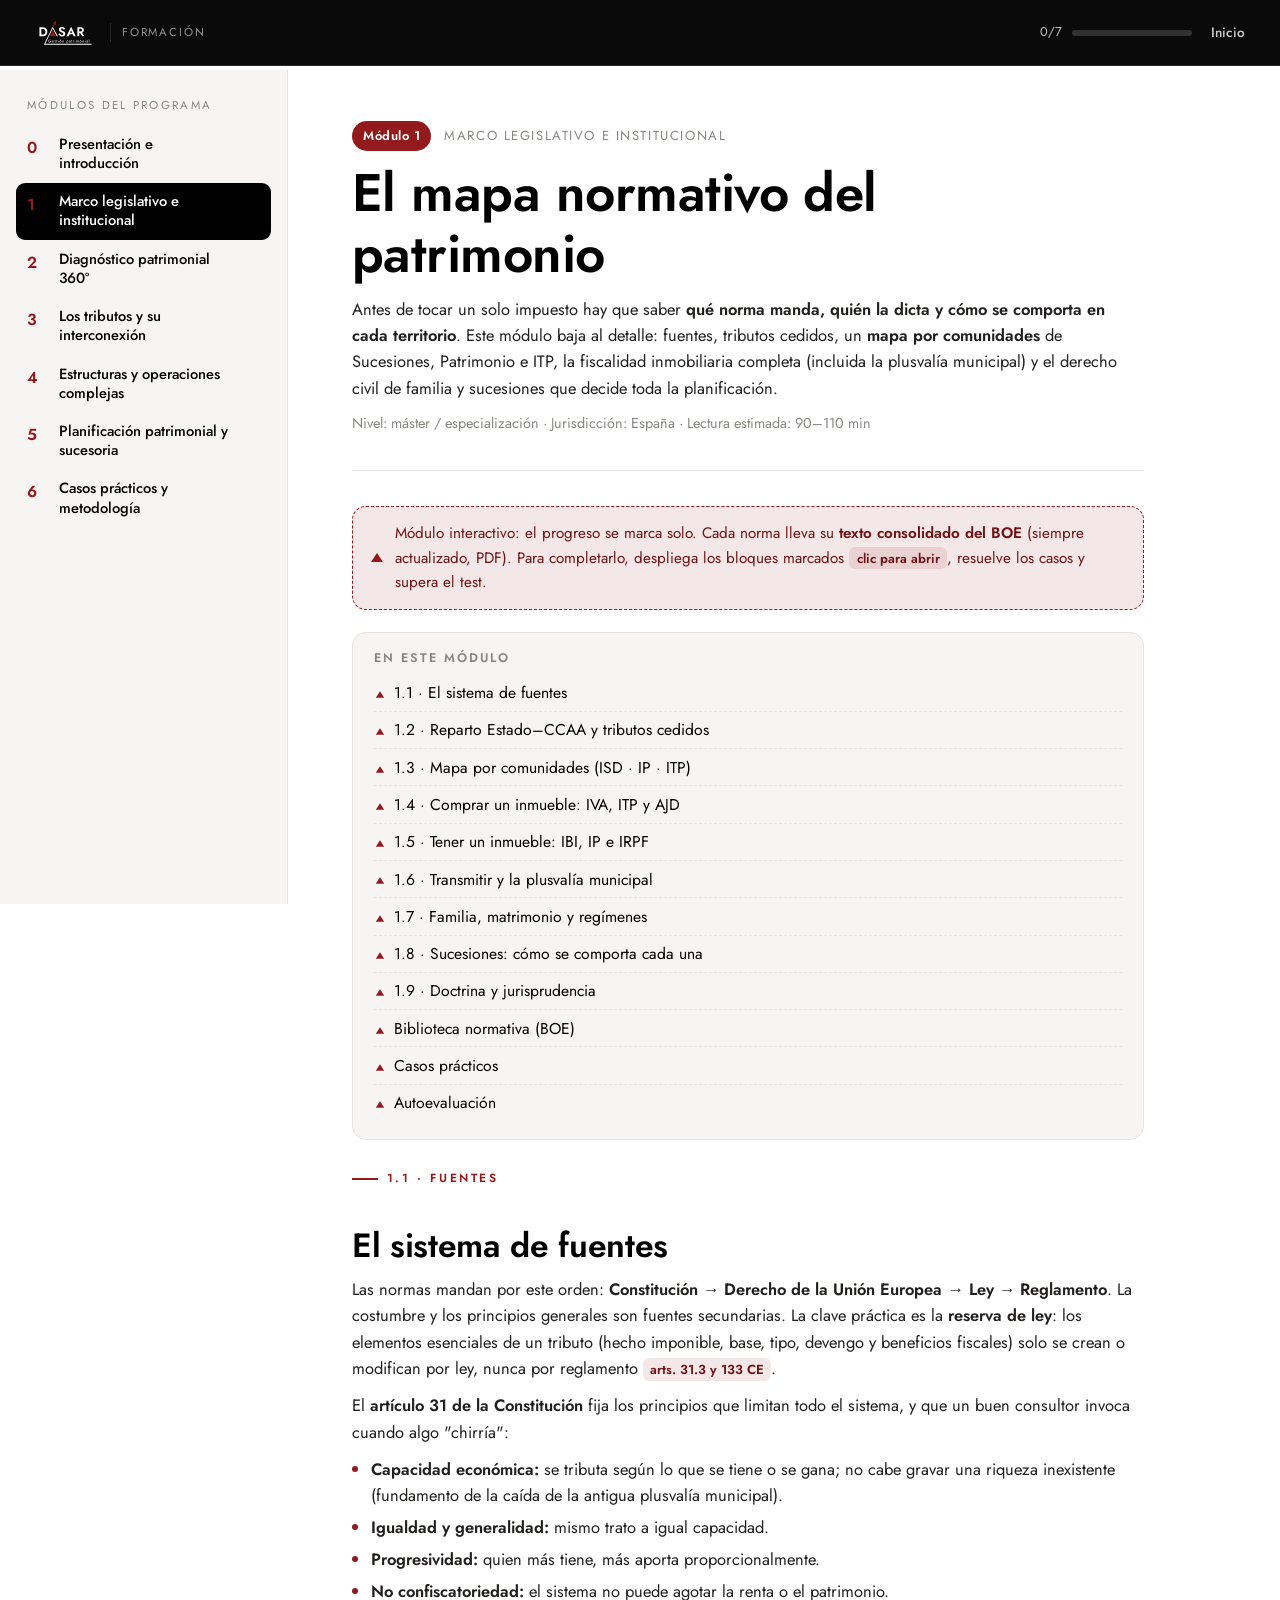
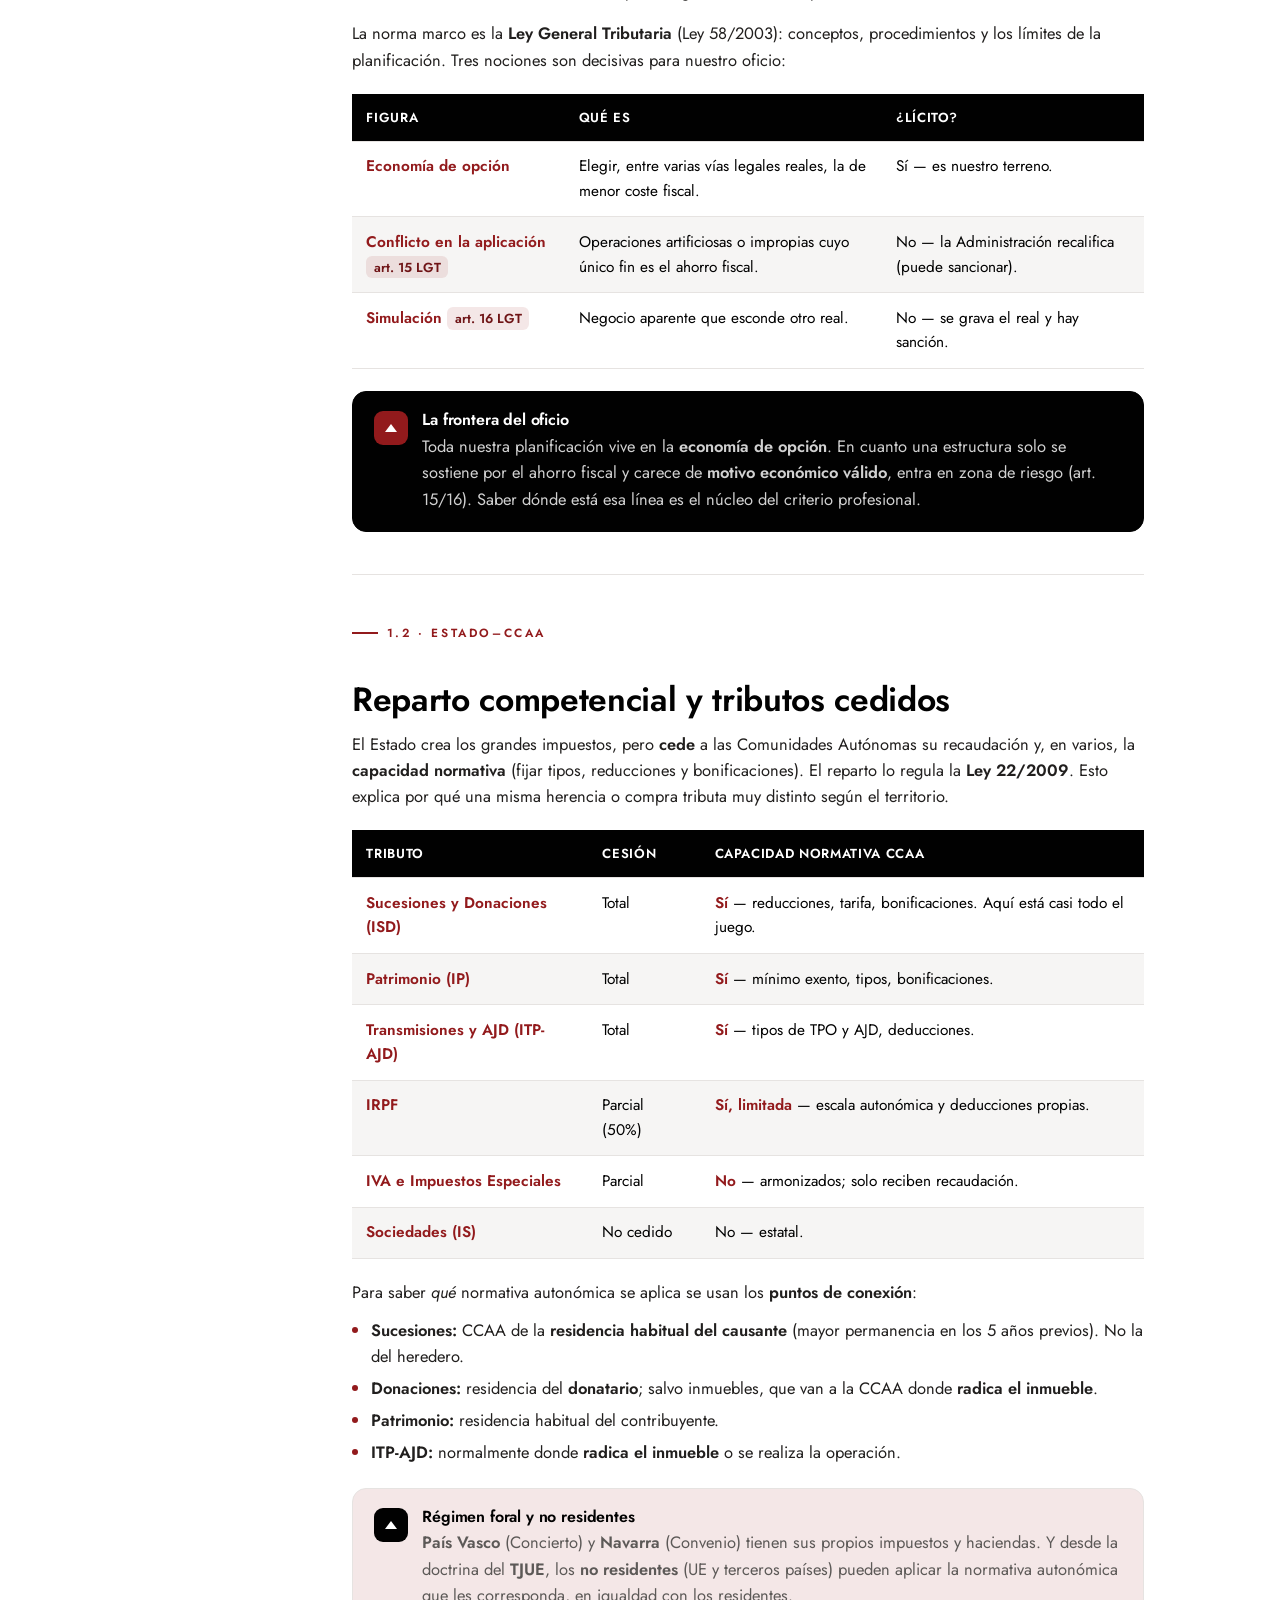
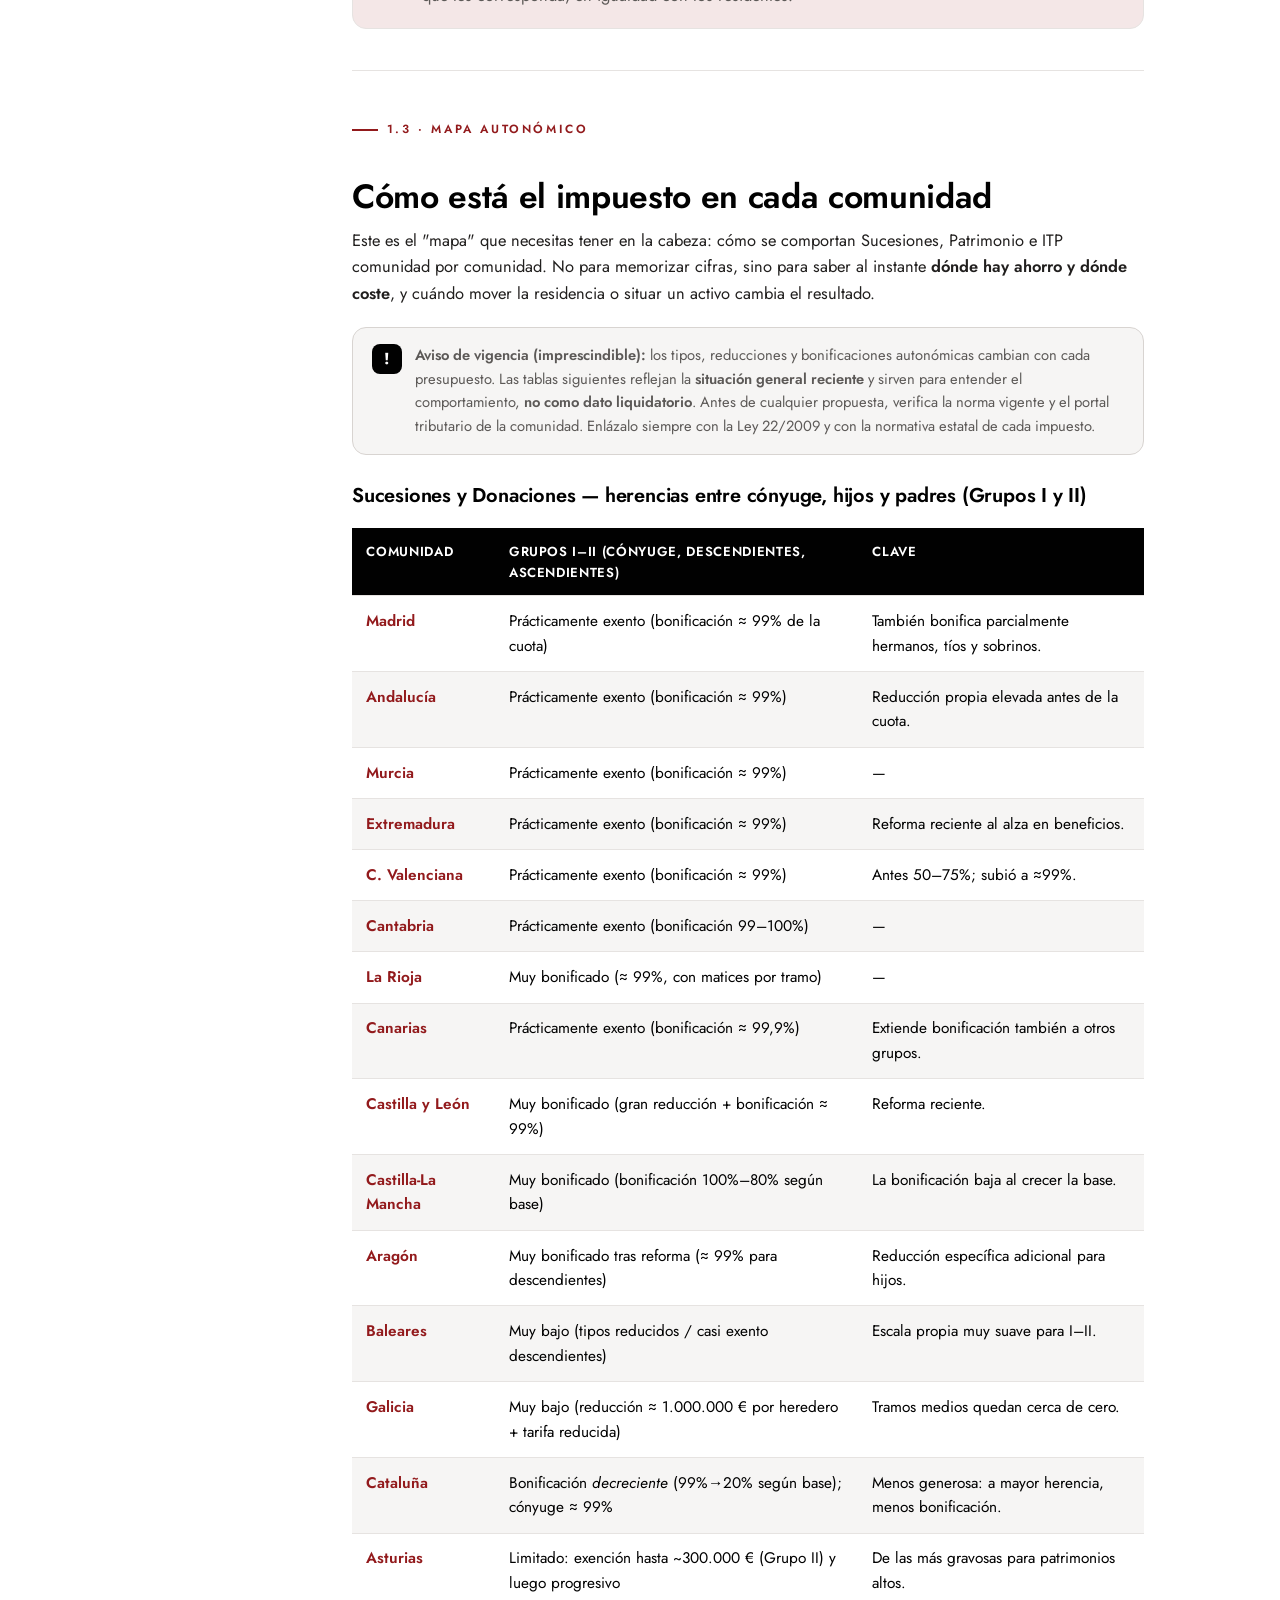
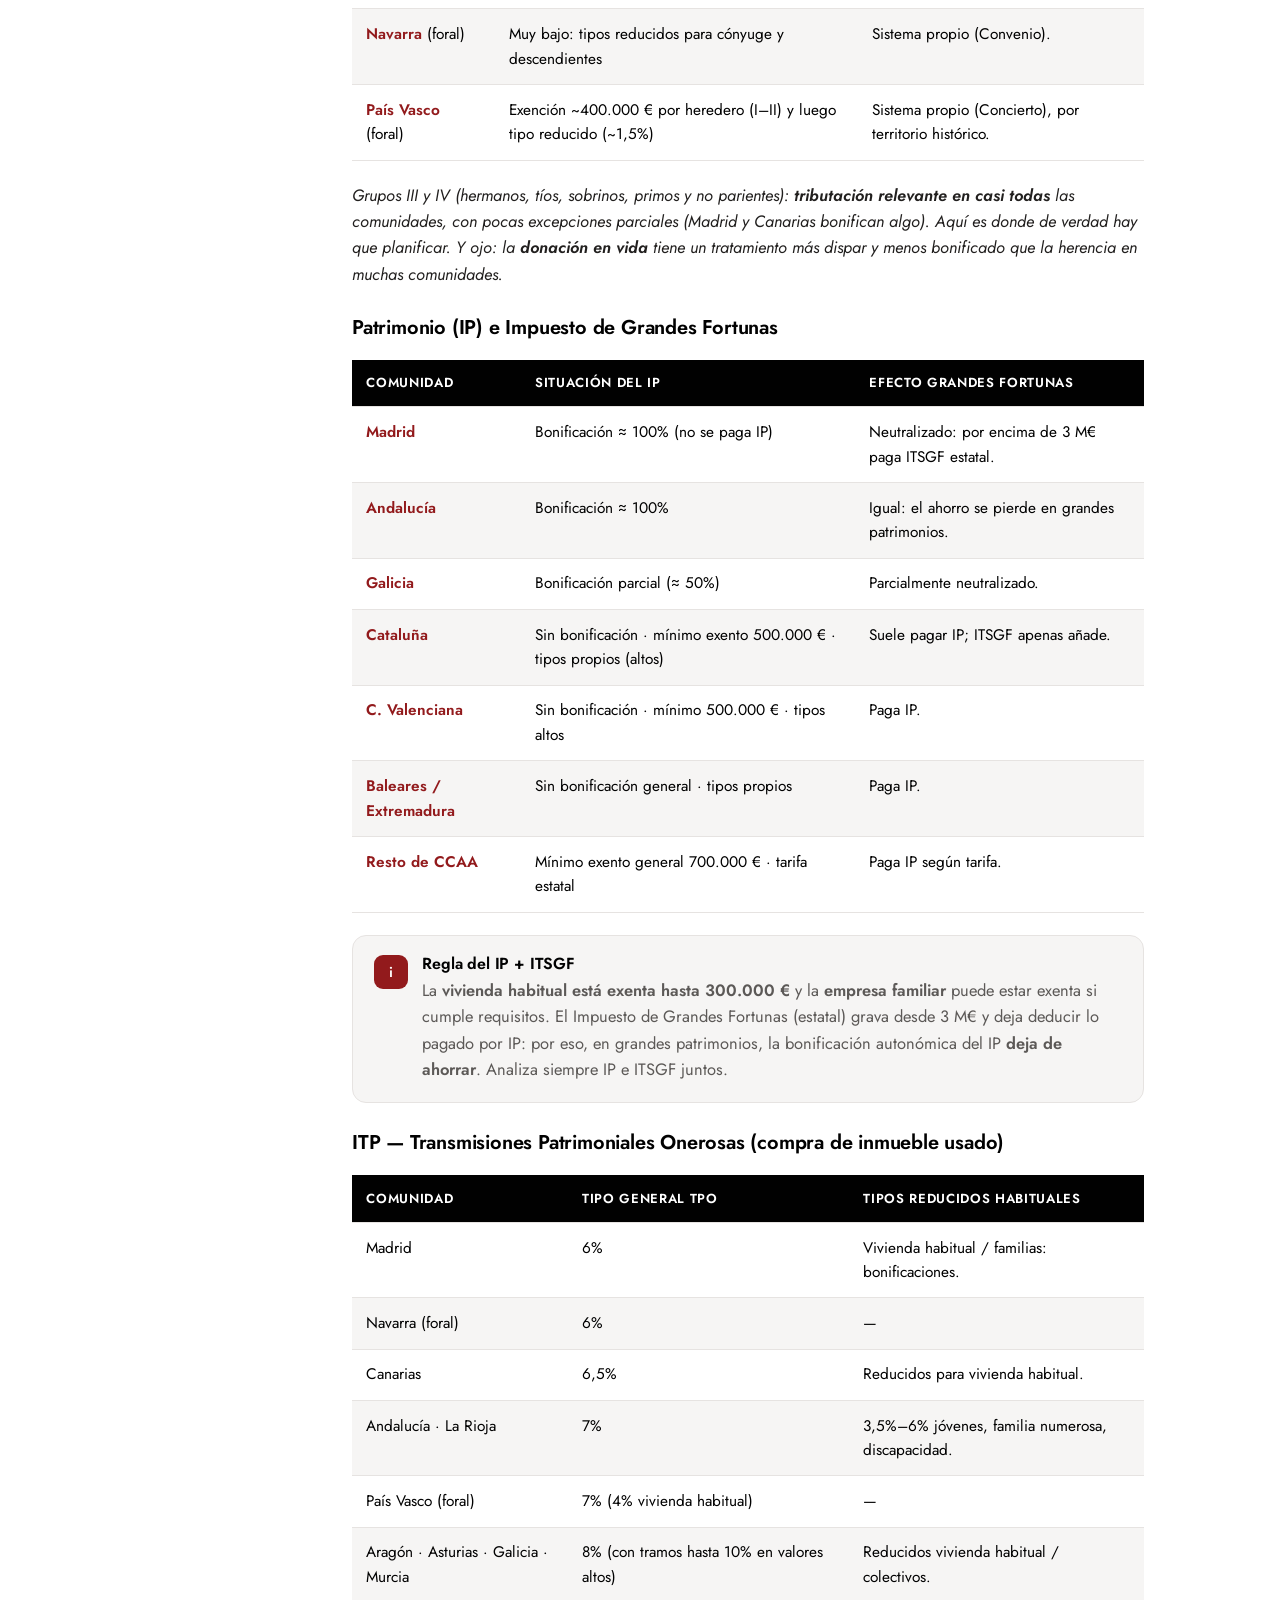
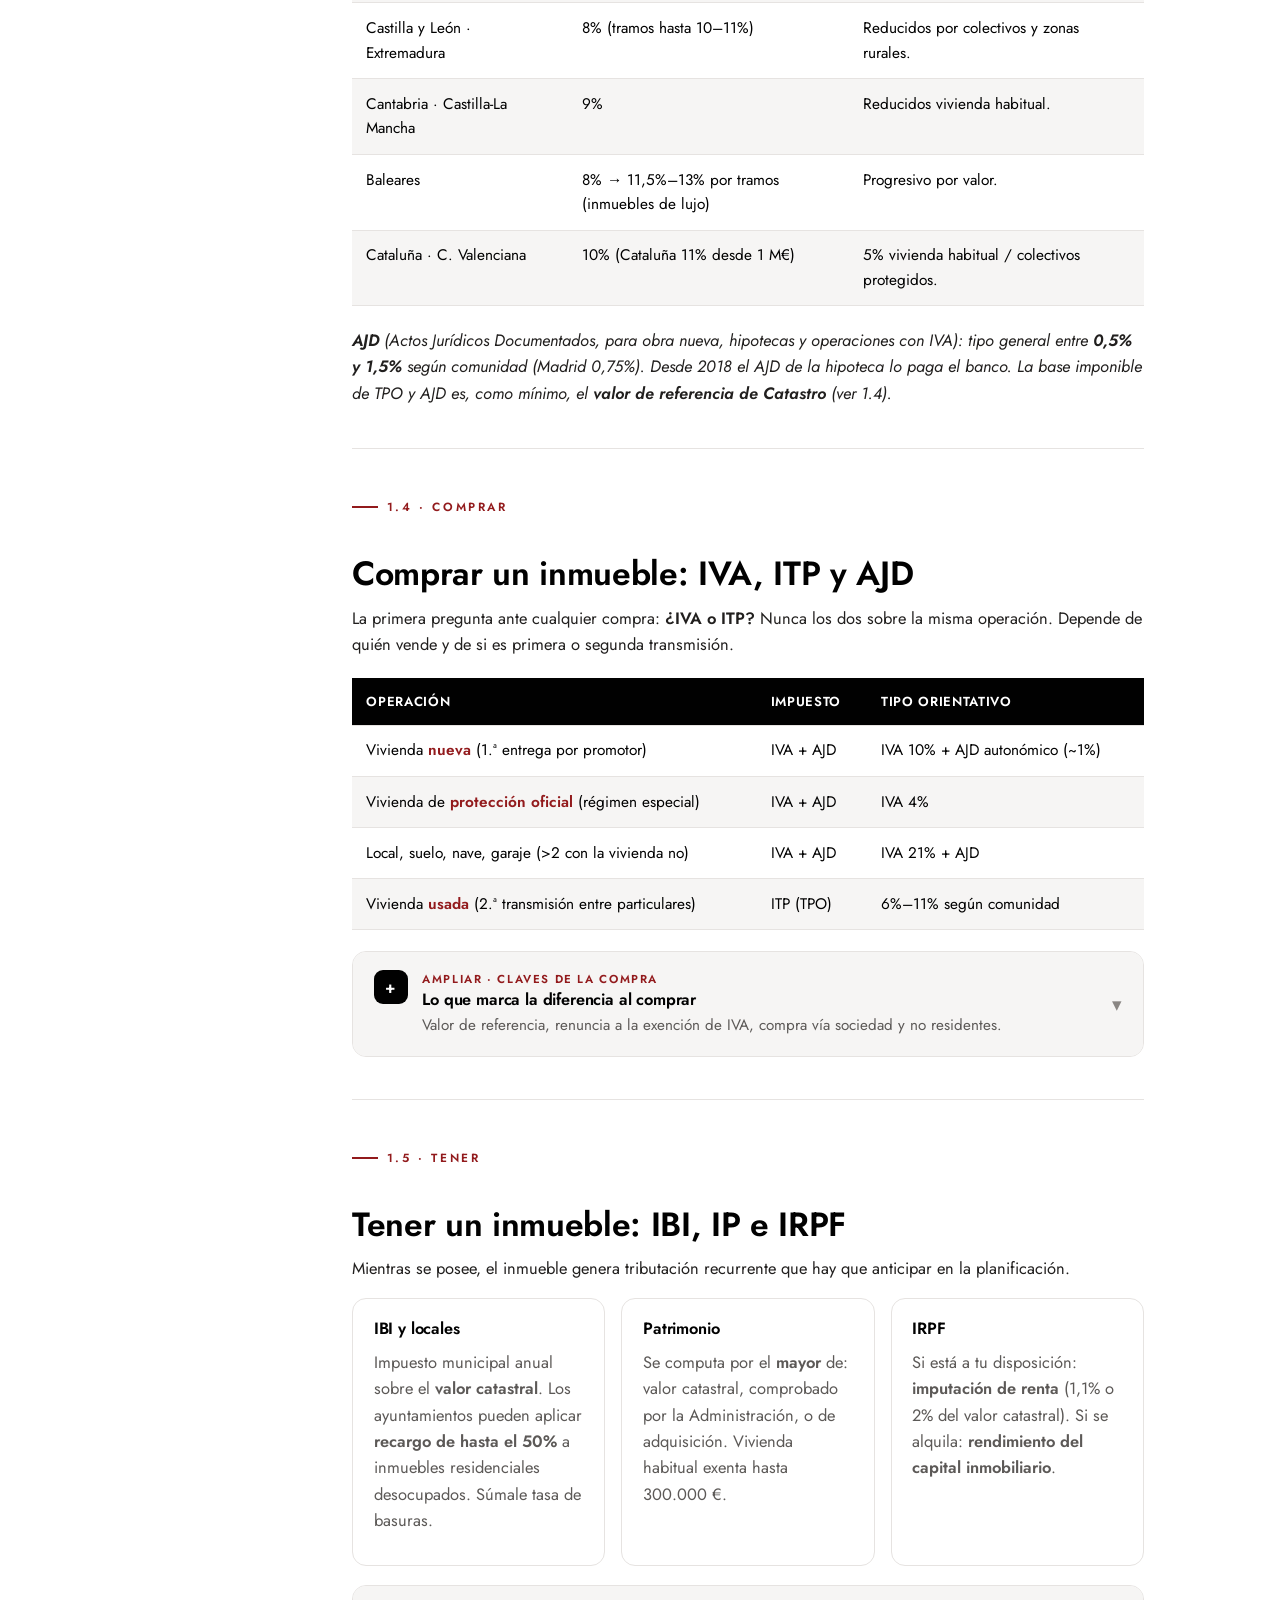
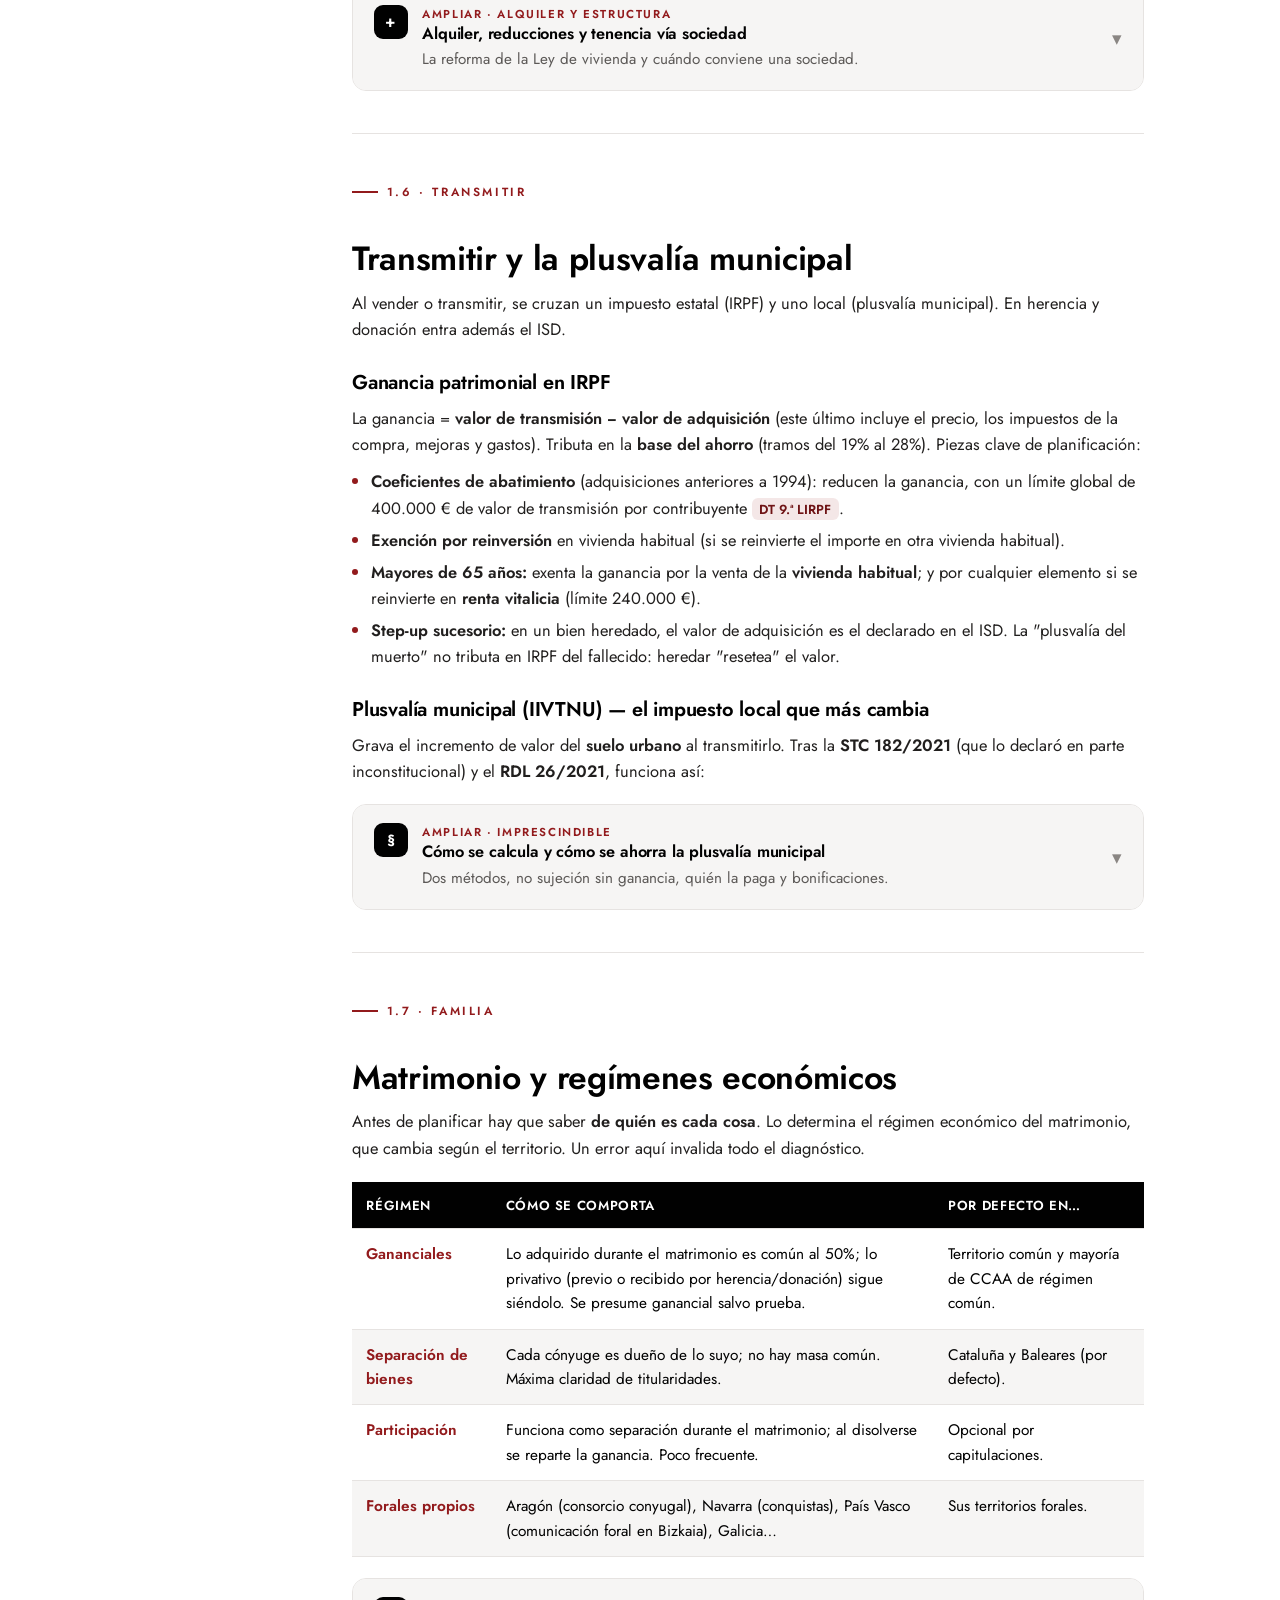
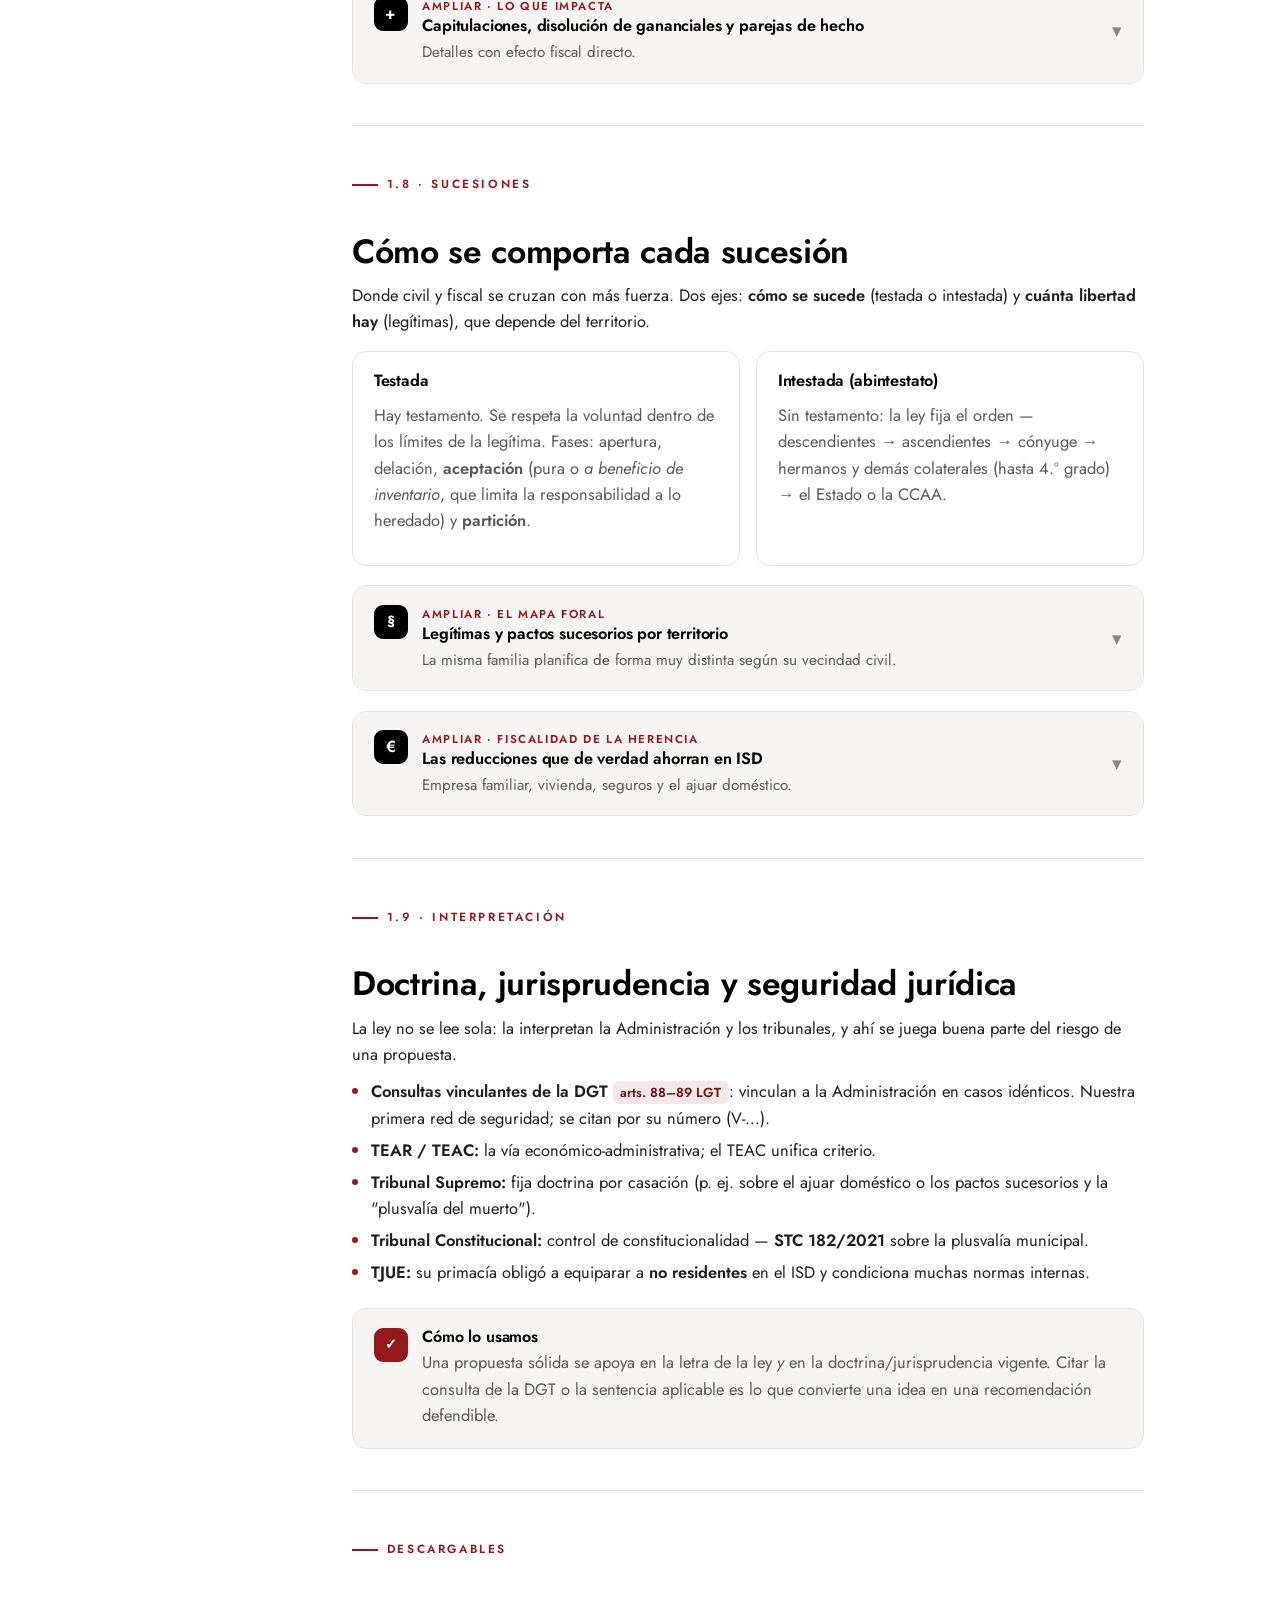
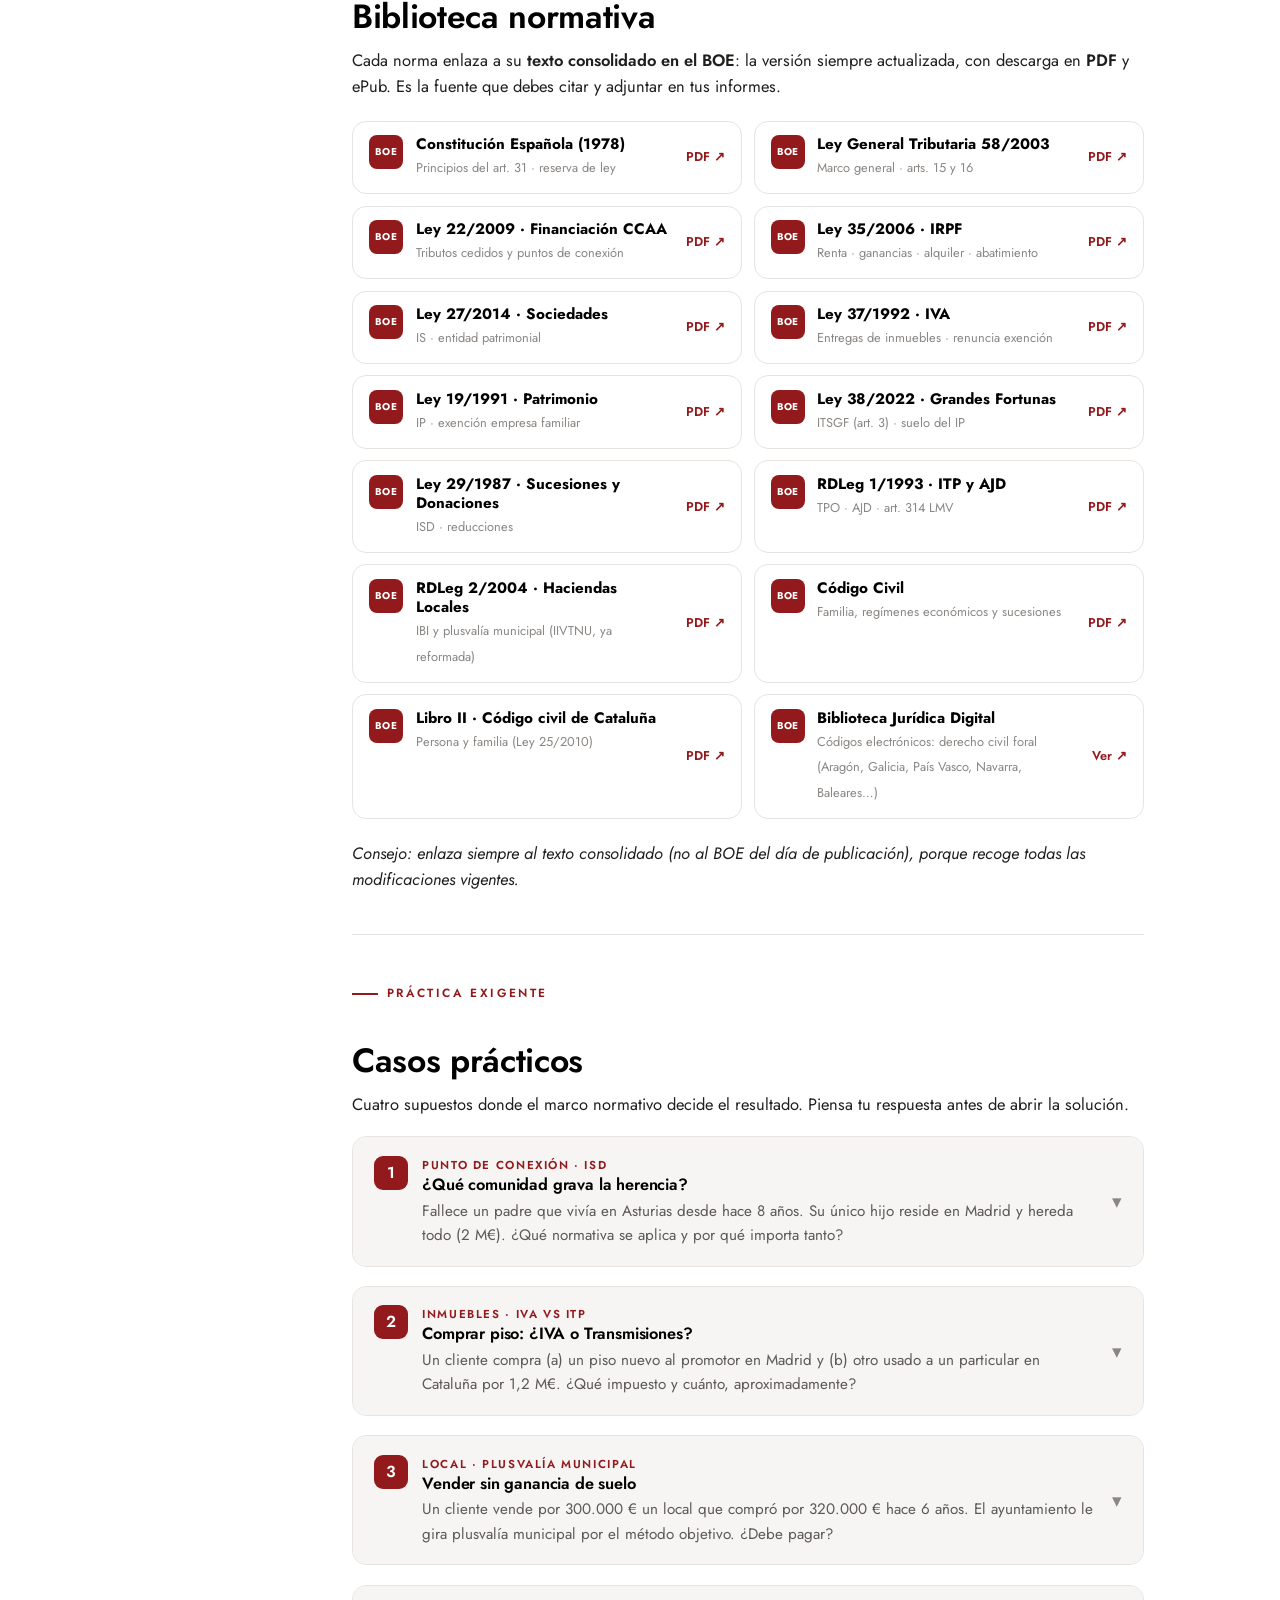
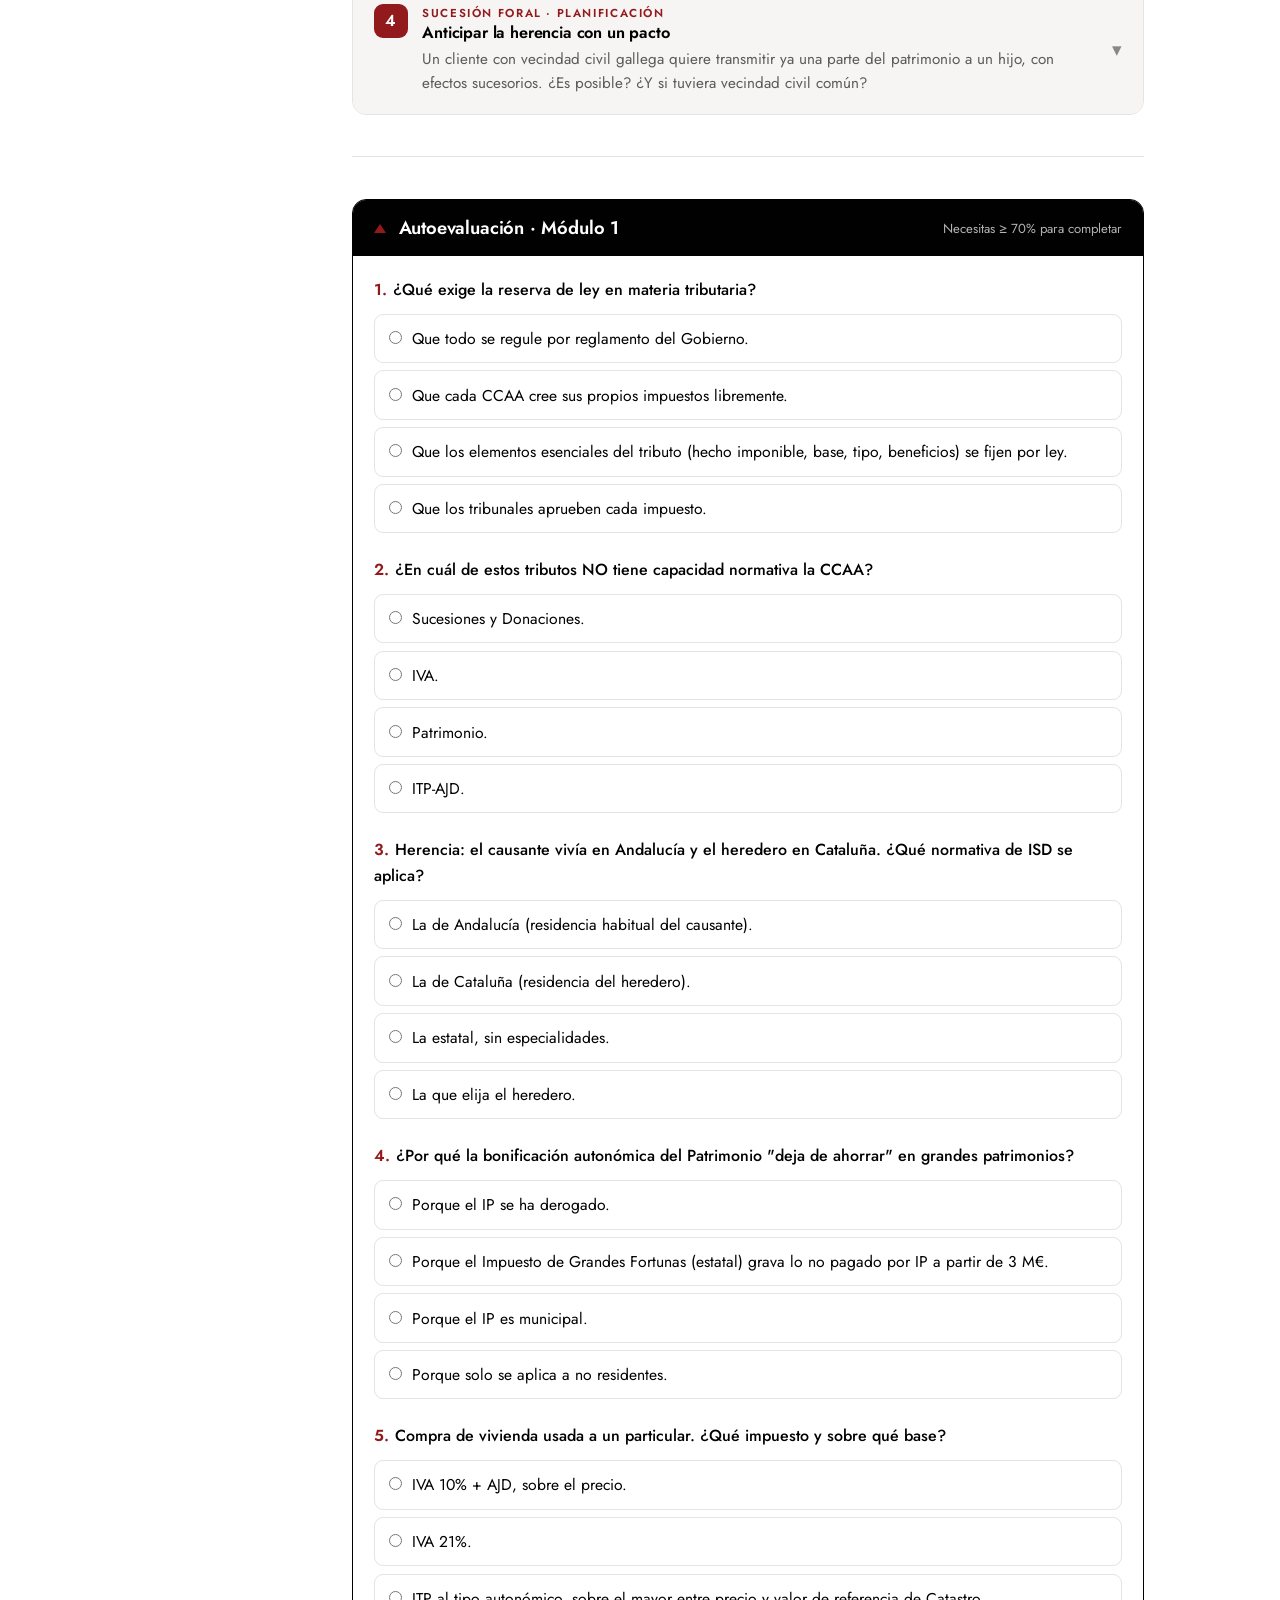
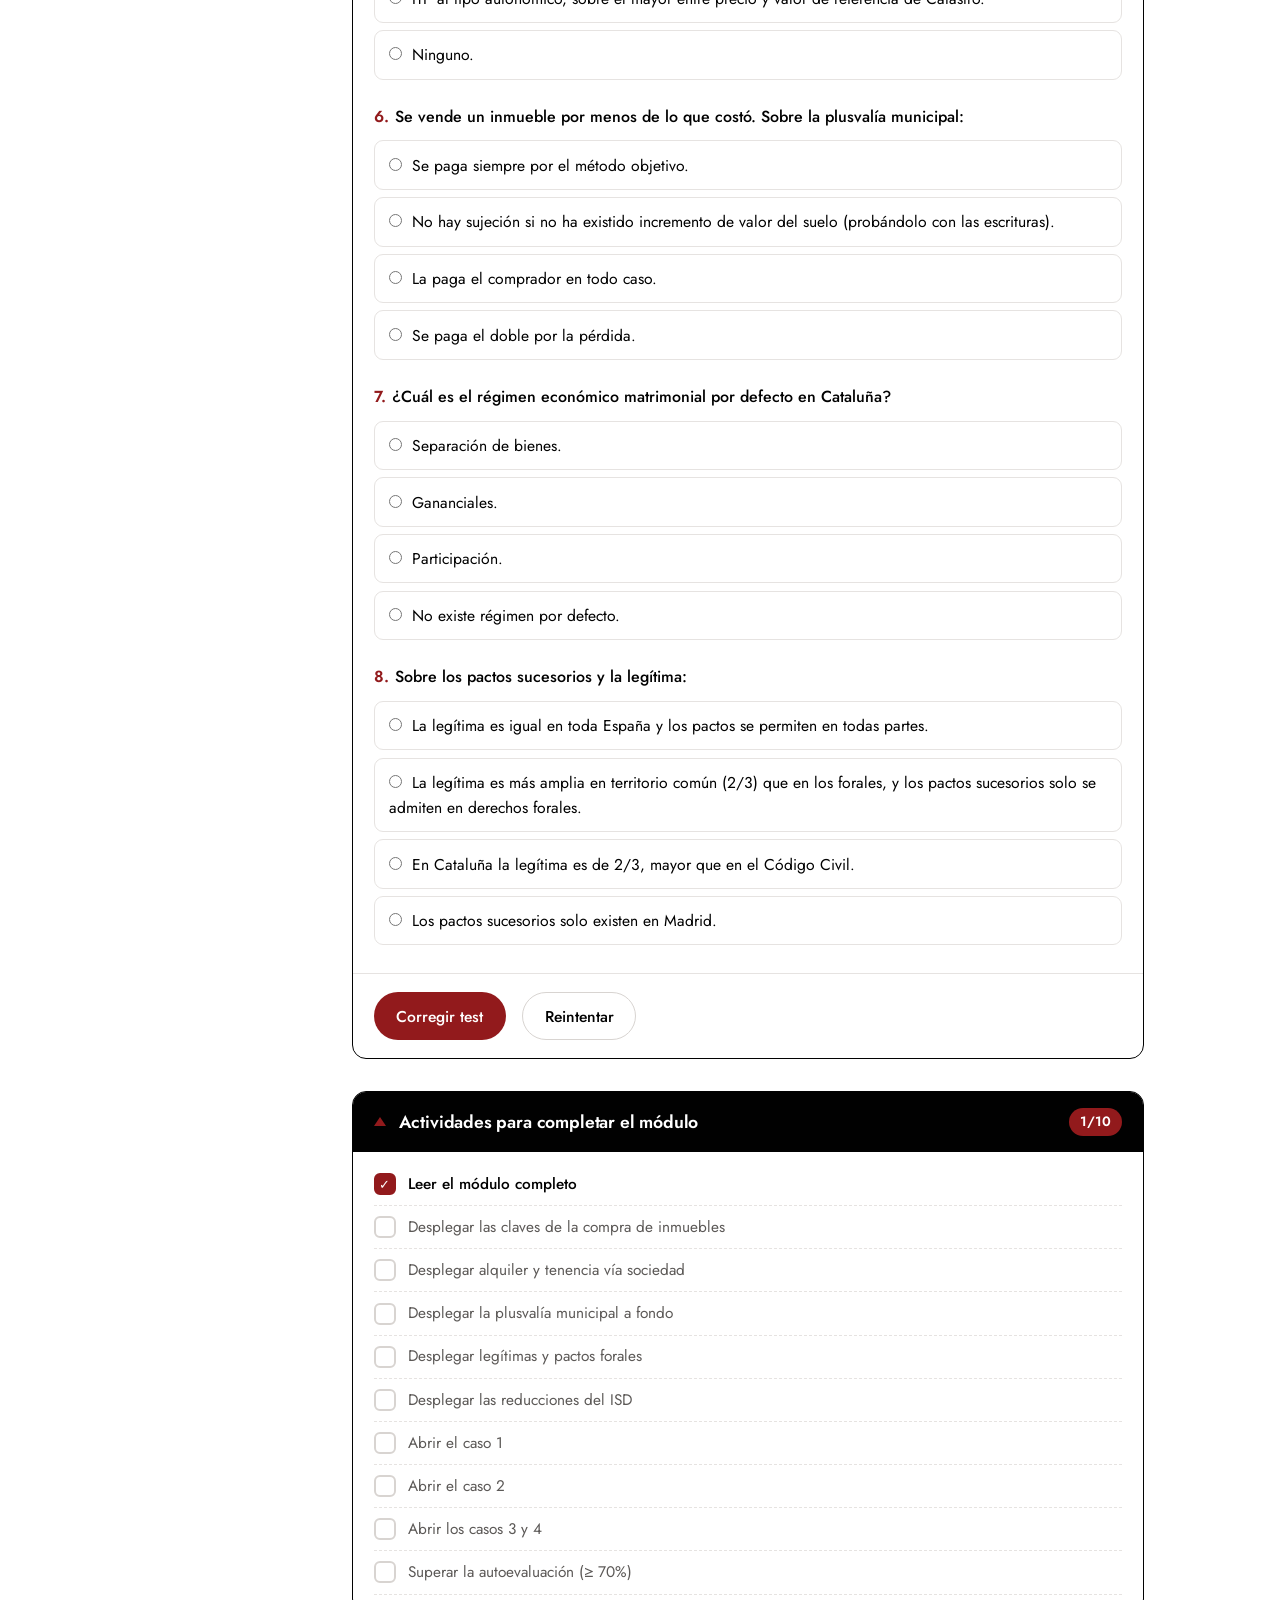
<file: modulo-1.html>
<!DOCTYPE html>
<html lang="es">
<head>
<meta charset="UTF-8">
<meta name="viewport" content="width=device-width, initial-scale=1.0">
<meta http-equiv="Cache-Control" content="no-cache, no-store, must-revalidate">
<meta http-equiv="Pragma" content="no-cache">
<meta http-equiv="Expires" content="0">
<title>Módulo 1 · Marco legislativo e institucional · DASAR</title>
<meta name="description" content="Módulo 1 DASAR: fuentes, tributos cedidos, mapa por comunidades (ISD, IP, ITP), fiscalidad inmobiliaria completa, plusvalía municipal y derecho civil de familia y sucesiones. Normativa descargable del BOE.">
<link rel="icon" href="dasar-color.svg">
<link rel="preconnect" href="https://fonts.googleapis.com">
<link rel="preconnect" href="https://fonts.gstatic.com" crossorigin>
<link href="https://fonts.googleapis.com/css2?family=Jost:ital,wght@0,400;0,500;0,600;0,700;1,400&display=swap" rel="stylesheet">
<link rel="stylesheet" href="styles.css?v=17">
</head>
<body data-current="mod1">

<header class="topbar">
  <button class="menu-toggle" aria-label="Menú"><span></span><span></span><span></span></button>
  <a class="brand" href="index.html">
    <img src="dasar-blanco.svg" alt="DASAR Gestión Patrimonial">
    <span class="tag">Formación</span>
  </a>
  <span class="spacer"></span>
  <div class="tprogress" title="Progreso del programa">
    <span data-progress-text>0/7</span>
    <span class="bar"><i data-progress-bar></i></span>
  </div>
  <a class="home-link" href="index.html">Inicio</a>
</header>
<div class="readprogress" aria-hidden="true"><i></i></div>

<div class="layout">
  <aside class="sidebar">
    <div class="side-h">Módulos del programa</div>
    <nav id="sidebar-list"></nav>
  </aside>

  <main class="content prose">

    <div class="mod-head">
      <div class="eyebrow">
        <span class="mod-badge">Módulo 1</span>
        <span class="mod-meta">Marco legislativo e institucional</span>
      </div>
      <h1>El mapa normativo del patrimonio</h1>
      <p class="lead">Antes de tocar un solo impuesto hay que saber <strong>qué norma manda, quién la dicta y cómo se comporta en cada territorio</strong>. Este módulo baja al detalle: fuentes, tributos cedidos, un <strong>mapa por comunidades</strong> de Sucesiones, Patrimonio e ITP, la fiscalidad inmobiliaria completa (incluida la plusvalía municipal) y el derecho civil de familia y sucesiones que decide toda la planificación.</p>
      <p style="color:var(--muted-2);font-size:.9rem">Nivel: máster / especialización · Jurisdicción: España · Lectura estimada: 90–110 min</p>
    </div>

    <div class="gate"><span class="tri"></span><div>Módulo interactivo: el progreso se marca solo. Cada norma lleva su <strong>texto consolidado del BOE</strong> (siempre actualizado, PDF). Para completarlo, despliega los bloques marcados <span class="ref-tag">clic para abrir</span>, resuelve los casos y supera el test.</div></div>

    <div class="toc">
      <h4>En este módulo</h4>
      <a href="#s1"><span class="tri"></span>1.1 · El sistema de fuentes</a>
      <a href="#s2"><span class="tri"></span>1.2 · Reparto Estado–CCAA y tributos cedidos</a>
      <a href="#s3"><span class="tri"></span>1.3 · Mapa por comunidades (ISD · IP · ITP)</a>
      <a href="#s4"><span class="tri"></span>1.4 · Comprar un inmueble: IVA, ITP y AJD</a>
      <a href="#s5"><span class="tri"></span>1.5 · Tener un inmueble: IBI, IP e IRPF</a>
      <a href="#s6"><span class="tri"></span>1.6 · Transmitir y la plusvalía municipal</a>
      <a href="#s7"><span class="tri"></span>1.7 · Familia, matrimonio y regímenes</a>
      <a href="#s8"><span class="tri"></span>1.8 · Sucesiones: cómo se comporta cada una</a>
      <a href="#s9"><span class="tri"></span>1.9 · Doctrina y jurisprudencia</a>
      <a href="#biblio"><span class="tri"></span>Biblioteca normativa (BOE)</a>
      <a href="#casos"><span class="tri"></span>Casos prácticos</a>
      <a href="#quiz"><span class="tri"></span>Autoevaluación</a>
    </div>

    <!-- 1.1 -->
    <section id="s1" class="reveal">
      <span class="kicker">1.1 · Fuentes</span>
      <h2>El sistema de fuentes</h2>
      <p>Las normas mandan por este orden: <strong>Constitución → Derecho de la Unión Europea → Ley → Reglamento</strong>. La costumbre y los principios generales son fuentes secundarias. La clave práctica es la <strong>reserva de ley</strong>: los elementos esenciales de un tributo (hecho imponible, base, tipo, devengo y beneficios fiscales) solo se crean o modifican por ley, nunca por reglamento <span class="ref-tag">arts. 31.3 y 133 CE</span>.</p>
      <p>El <strong>artículo 31 de la Constitución</strong> fija los principios que limitan todo el sistema, y que un buen consultor invoca cuando algo "chirría":</p>
      <ul>
        <li><strong>Capacidad económica:</strong> se tributa según lo que se tiene o se gana; no cabe gravar una riqueza inexistente (fundamento de la caída de la antigua plusvalía municipal).</li>
        <li><strong>Igualdad y generalidad:</strong> mismo trato a igual capacidad.</li>
        <li><strong>Progresividad:</strong> quien más tiene, más aporta proporcionalmente.</li>
        <li><strong>No confiscatoriedad:</strong> el sistema no puede agotar la renta o el patrimonio.</li>
      </ul>
      <p>La norma marco es la <strong>Ley General Tributaria</strong> (Ley 58/2003): conceptos, procedimientos y los límites de la planificación. Tres nociones son decisivas para nuestro oficio:</p>
      <table class="tbl">
        <thead><tr><th>Figura</th><th>Qué es</th><th>¿Lícito?</th></tr></thead>
        <tbody>
          <tr><td><strong>Economía de opción</strong></td><td>Elegir, entre varias vías legales reales, la de menor coste fiscal.</td><td>Sí — es nuestro terreno.</td></tr>
          <tr><td><strong>Conflicto en la aplicación</strong> <span class="ref-tag">art. 15 LGT</span></td><td>Operaciones artificiosas o impropias cuyo único fin es el ahorro fiscal.</td><td>No — la Administración recalifica (puede sancionar).</td></tr>
          <tr><td><strong>Simulación</strong> <span class="ref-tag">art. 16 LGT</span></td><td>Negocio aparente que esconde otro real.</td><td>No — se grava el real y hay sanción.</td></tr>
        </tbody>
      </table>
      <div class="callout idea"><div class="ic"><span class="tri" style="border-bottom-color:#fff"></span></div><div class="ct"><h4>La frontera del oficio</h4><p>Toda nuestra planificación vive en la <strong>economía de opción</strong>. En cuanto una estructura solo se sostiene por el ahorro fiscal y carece de <strong>motivo económico válido</strong>, entra en zona de riesgo (art. 15/16). Saber dónde está esa línea es el núcleo del criterio profesional.</p></div></div>
    </section>

    <hr class="divider">

    <!-- 1.2 -->
    <section id="s2" class="reveal">
      <span class="kicker">1.2 · Estado–CCAA</span>
      <h2>Reparto competencial y tributos cedidos</h2>
      <p>El Estado crea los grandes impuestos, pero <strong>cede</strong> a las Comunidades Autónomas su recaudación y, en varios, la <strong>capacidad normativa</strong> (fijar tipos, reducciones y bonificaciones). El reparto lo regula la <strong>Ley 22/2009</strong>. Esto explica por qué una misma herencia o compra tributa muy distinto según el territorio.</p>
      <table class="tbl">
        <thead><tr><th>Tributo</th><th>Cesión</th><th>Capacidad normativa CCAA</th></tr></thead>
        <tbody>
          <tr><td><strong>Sucesiones y Donaciones (ISD)</strong></td><td>Total</td><td><strong>Sí</strong> — reducciones, tarifa, bonificaciones. Aquí está casi todo el juego.</td></tr>
          <tr><td><strong>Patrimonio (IP)</strong></td><td>Total</td><td><strong>Sí</strong> — mínimo exento, tipos, bonificaciones.</td></tr>
          <tr><td><strong>Transmisiones y AJD (ITP-AJD)</strong></td><td>Total</td><td><strong>Sí</strong> — tipos de TPO y AJD, deducciones.</td></tr>
          <tr><td><strong>IRPF</strong></td><td>Parcial (50%)</td><td><strong>Sí, limitada</strong> — escala autonómica y deducciones propias.</td></tr>
          <tr><td><strong>IVA e Impuestos Especiales</strong></td><td>Parcial</td><td><strong>No</strong> — armonizados; solo reciben recaudación.</td></tr>
          <tr><td><strong>Sociedades (IS)</strong></td><td>No cedido</td><td>No — estatal.</td></tr>
        </tbody>
      </table>
      <p>Para saber <em>qué</em> normativa autonómica se aplica se usan los <strong>puntos de conexión</strong>:</p>
      <ul>
        <li><strong>Sucesiones:</strong> CCAA de la <strong>residencia habitual del causante</strong> (mayor permanencia en los 5 años previos). No la del heredero.</li>
        <li><strong>Donaciones:</strong> residencia del <strong>donatario</strong>; salvo inmuebles, que van a la CCAA donde <strong>radica el inmueble</strong>.</li>
        <li><strong>Patrimonio:</strong> residencia habitual del contribuyente.</li>
        <li><strong>ITP-AJD:</strong> normalmente donde <strong>radica el inmueble</strong> o se realiza la operación.</li>
      </ul>
      <div class="callout ref"><div class="ic"><span class="tri" style="border-bottom-color:#fff"></span></div><div class="ct"><h4>Régimen foral y no residentes</h4><p><strong>País Vasco</strong> (Concierto) y <strong>Navarra</strong> (Convenio) tienen sus propios impuestos y haciendas. Y desde la doctrina del <strong>TJUE</strong>, los <strong>no residentes</strong> (UE y terceros países) pueden aplicar la normativa autonómica que les corresponda, en igualdad con los residentes.</p></div></div>
    </section>

    <hr class="divider">

    <!-- 1.3 MAPA POR COMUNIDADES -->
    <section id="s3" class="reveal">
      <span class="kicker">1.3 · Mapa autonómico</span>
      <h2>Cómo está el impuesto en cada comunidad</h2>
      <p>Este es el "mapa" que necesitas tener en la cabeza: cómo se comportan Sucesiones, Patrimonio e ITP comunidad por comunidad. No para memorizar cifras, sino para saber al instante <strong>dónde hay ahorro y dónde coste</strong>, y cuándo mover la residencia o situar un activo cambia el resultado.</p>

      <div class="warnbox"><div class="ic">!</div><p><strong>Aviso de vigencia (imprescindible):</strong> los tipos, reducciones y bonificaciones autonómicas cambian con cada presupuesto. Las tablas siguientes reflejan la <strong>situación general reciente</strong> y sirven para entender el comportamiento, <strong>no como dato liquidatorio</strong>. Antes de cualquier propuesta, verifica la norma vigente y el portal tributario de la comunidad. Enlázalo siempre con la Ley 22/2009 y con la normativa estatal de cada impuesto.</p></div>

      <h3>Sucesiones y Donaciones — herencias entre cónyuge, hijos y padres (Grupos I y II)</h3>
      <table class="tbl">
        <thead><tr><th>Comunidad</th><th>Grupos I–II (cónyuge, descendientes, ascendientes)</th><th>Clave</th></tr></thead>
        <tbody>
          <tr><td><strong>Madrid</strong></td><td>Prácticamente exento (bonificación ≈ 99% de la cuota)</td><td>También bonifica parcialmente hermanos, tíos y sobrinos.</td></tr>
          <tr><td><strong>Andalucía</strong></td><td>Prácticamente exento (bonificación ≈ 99%)</td><td>Reducción propia elevada antes de la cuota.</td></tr>
          <tr><td><strong>Murcia</strong></td><td>Prácticamente exento (bonificación ≈ 99%)</td><td>—</td></tr>
          <tr><td><strong>Extremadura</strong></td><td>Prácticamente exento (bonificación ≈ 99%)</td><td>Reforma reciente al alza en beneficios.</td></tr>
          <tr><td><strong>C. Valenciana</strong></td><td>Prácticamente exento (bonificación ≈ 99%)</td><td>Antes 50–75%; subió a ≈99%.</td></tr>
          <tr><td><strong>Cantabria</strong></td><td>Prácticamente exento (bonificación 99–100%)</td><td>—</td></tr>
          <tr><td><strong>La Rioja</strong></td><td>Muy bonificado (≈ 99%, con matices por tramo)</td><td>—</td></tr>
          <tr><td><strong>Canarias</strong></td><td>Prácticamente exento (bonificación ≈ 99,9%)</td><td>Extiende bonificación también a otros grupos.</td></tr>
          <tr><td><strong>Castilla y León</strong></td><td>Muy bonificado (gran reducción + bonificación ≈ 99%)</td><td>Reforma reciente.</td></tr>
          <tr><td><strong>Castilla-La Mancha</strong></td><td>Muy bonificado (bonificación 100%–80% según base)</td><td>La bonificación baja al crecer la base.</td></tr>
          <tr><td><strong>Aragón</strong></td><td>Muy bonificado tras reforma (≈ 99% para descendientes)</td><td>Reducción específica adicional para hijos.</td></tr>
          <tr><td><strong>Baleares</strong></td><td>Muy bajo (tipos reducidos / casi exento descendientes)</td><td>Escala propia muy suave para I–II.</td></tr>
          <tr><td><strong>Galicia</strong></td><td>Muy bajo (reducción ≈ 1.000.000 € por heredero + tarifa reducida)</td><td>Tramos medios quedan cerca de cero.</td></tr>
          <tr><td><strong>Cataluña</strong></td><td>Bonificación <em>decreciente</em> (99%→20% según base); cónyuge ≈ 99%</td><td>Menos generosa: a mayor herencia, menos bonificación.</td></tr>
          <tr><td><strong>Asturias</strong></td><td>Limitado: exención hasta ~300.000 € (Grupo II) y luego progresivo</td><td>De las más gravosas para patrimonios altos.</td></tr>
          <tr><td><strong>Navarra</strong> (foral)</td><td>Muy bajo: tipos reducidos para cónyuge y descendientes</td><td>Sistema propio (Convenio).</td></tr>
          <tr><td><strong>País Vasco</strong> (foral)</td><td>Exención ~400.000 € por heredero (I–II) y luego tipo reducido (~1,5%)</td><td>Sistema propio (Concierto), por territorio histórico.</td></tr>
        </tbody>
      </table>
      <p class="libnote">Grupos III y IV (hermanos, tíos, sobrinos, primos y no parientes): <strong>tributación relevante en casi todas</strong> las comunidades, con pocas excepciones parciales (Madrid y Canarias bonifican algo). Aquí es donde de verdad hay que planificar. Y ojo: la <strong>donación en vida</strong> tiene un tratamiento más dispar y menos bonificado que la herencia en muchas comunidades.</p>

      <h3>Patrimonio (IP) e Impuesto de Grandes Fortunas</h3>
      <table class="tbl">
        <thead><tr><th>Comunidad</th><th>Situación del IP</th><th>Efecto Grandes Fortunas</th></tr></thead>
        <tbody>
          <tr><td><strong>Madrid</strong></td><td>Bonificación ≈ 100% (no se paga IP)</td><td>Neutralizado: por encima de 3 M€ paga ITSGF estatal.</td></tr>
          <tr><td><strong>Andalucía</strong></td><td>Bonificación ≈ 100%</td><td>Igual: el ahorro se pierde en grandes patrimonios.</td></tr>
          <tr><td><strong>Galicia</strong></td><td>Bonificación parcial (≈ 50%)</td><td>Parcialmente neutralizado.</td></tr>
          <tr><td><strong>Cataluña</strong></td><td>Sin bonificación · mínimo exento 500.000 € · tipos propios (altos)</td><td>Suele pagar IP; ITSGF apenas añade.</td></tr>
          <tr><td><strong>C. Valenciana</strong></td><td>Sin bonificación · mínimo 500.000 € · tipos altos</td><td>Paga IP.</td></tr>
          <tr><td><strong>Baleares / Extremadura</strong></td><td>Sin bonificación general · tipos propios</td><td>Paga IP.</td></tr>
          <tr><td><strong>Resto de CCAA</strong></td><td>Mínimo exento general 700.000 € · tarifa estatal</td><td>Paga IP según tarifa.</td></tr>
        </tbody>
      </table>
      <div class="callout"><div class="ic">i</div><div class="ct"><h4>Regla del IP + ITSGF</h4><p>La <strong>vivienda habitual está exenta hasta 300.000 €</strong> y la <strong>empresa familiar</strong> puede estar exenta si cumple requisitos. El Impuesto de Grandes Fortunas (estatal) grava desde 3 M€ y deja deducir lo pagado por IP: por eso, en grandes patrimonios, la bonificación autonómica del IP <strong>deja de ahorrar</strong>. Analiza siempre IP e ITSGF juntos.</p></div></div>

      <h3>ITP — Transmisiones Patrimoniales Onerosas (compra de inmueble usado)</h3>
      <table class="tbl">
        <thead><tr><th>Comunidad</th><th>Tipo general TPO</th><th>Tipos reducidos habituales</th></tr></thead>
        <tbody>
          <tr><td>Madrid</td><td>6%</td><td>Vivienda habitual / familias: bonificaciones.</td></tr>
          <tr><td>Navarra (foral)</td><td>6%</td><td>—</td></tr>
          <tr><td>Canarias</td><td>6,5%</td><td>Reducidos para vivienda habitual.</td></tr>
          <tr><td>Andalucía · La Rioja</td><td>7%</td><td>3,5%–6% jóvenes, familia numerosa, discapacidad.</td></tr>
          <tr><td>País Vasco (foral)</td><td>7% (4% vivienda habitual)</td><td>—</td></tr>
          <tr><td>Aragón · Asturias · Galicia · Murcia</td><td>8% (con tramos hasta 10% en valores altos)</td><td>Reducidos vivienda habitual / colectivos.</td></tr>
          <tr><td>Castilla y León · Extremadura</td><td>8% (tramos hasta 10–11%)</td><td>Reducidos por colectivos y zonas rurales.</td></tr>
          <tr><td>Cantabria · Castilla-La Mancha</td><td>9%</td><td>Reducidos vivienda habitual.</td></tr>
          <tr><td>Baleares</td><td>8% → 11,5%–13% por tramos (inmuebles de lujo)</td><td>Progresivo por valor.</td></tr>
          <tr><td>Cataluña · C. Valenciana</td><td>10% (Cataluña 11% desde 1 M€)</td><td>5% vivienda habitual / colectivos protegidos.</td></tr>
        </tbody>
      </table>
      <p class="libnote"><strong>AJD</strong> (Actos Jurídicos Documentados, para obra nueva, hipotecas y operaciones con IVA): tipo general entre <strong>0,5% y 1,5%</strong> según comunidad (Madrid 0,75%). Desde 2018 el AJD de la hipoteca lo paga el banco. La base imponible de TPO y AJD es, como mínimo, el <strong>valor de referencia de Catastro</strong> (ver 1.4).</p>
    </section>

    <hr class="divider">

    <!-- 1.4 COMPRAR -->
    <section id="s4" class="reveal">
      <span class="kicker">1.4 · Comprar</span>
      <h2>Comprar un inmueble: IVA, ITP y AJD</h2>
      <p>La primera pregunta ante cualquier compra: <strong>¿IVA o ITP?</strong> Nunca los dos sobre la misma operación. Depende de quién vende y de si es primera o segunda transmisión.</p>
      <table class="tbl">
        <thead><tr><th>Operación</th><th>Impuesto</th><th>Tipo orientativo</th></tr></thead>
        <tbody>
          <tr><td>Vivienda <strong>nueva</strong> (1.ª entrega por promotor)</td><td>IVA + AJD</td><td>IVA 10% + AJD autonómico (~1%)</td></tr>
          <tr><td>Vivienda de <strong>protección oficial</strong> (régimen especial)</td><td>IVA + AJD</td><td>IVA 4%</td></tr>
          <tr><td>Local, suelo, nave, garaje (&gt;2 con la vivienda no)</td><td>IVA + AJD</td><td>IVA 21% + AJD</td></tr>
          <tr><td>Vivienda <strong>usada</strong> (2.ª transmisión entre particulares)</td><td>ITP (TPO)</td><td>6%–11% según comunidad</td></tr>
        </tbody>
      </table>

      <div class="caso svc" data-act="compra">
        <div class="caso-h"><div class="ci">+</div><div class="cti"><div class="cl">Ampliar · claves de la compra</div><h4>Lo que marca la diferencia al comprar</h4><p>Valor de referencia, renuncia a la exención de IVA, compra vía sociedad y no residentes.</p></div><div class="chev">▾</div></div>
        <div class="caso-body"><div class="caso-inner">
          <div class="plano"><h5>El valor de referencia de Catastro <span class="cad">clave desde 2022</span></h5><p>La base imponible de ITP y de ISD ya no es el precio escriturado sin más: es, como mínimo, el <strong>valor de referencia</strong> que fija Catastro para cada inmueble. Si se declara menos, Hacienda liquida sobre el valor de referencia. Comprobarlo <em>antes</em> de firmar evita sustos: se puede impugnar si es superior al de mercado, pero hay que probarlo.</p></div>
          <div class="plano"><h5>Renuncia a la exención de IVA <span class="cad">entre empresarios</span></h5><p>La segunda entrega de inmueble está exenta de IVA (iría por ITP), pero si comprador y vendedor son empresarios/profesionales con derecho a deducción, cabe <strong>renunciar a la exención</strong> <span class="ref-tag">art. 20.Dos LIVA</span> para que tribute por IVA (deducible) en lugar de ITP (coste puro). Se aplica <strong>inversión del sujeto pasivo</strong>: el comprador autorrepercute. Decisión técnica de gran impacto en promociones y operaciones empresariales.</p></div>
          <div class="plano"><h5>Comprar a través de sociedad y la cláusula antielusión <span class="cad">art. 314 LMV</span></h5><p>Vender el inmueble "envuelto" en una sociedad (transmitiendo participaciones en vez del inmueble) no evita el impuesto: si la sociedad es esencialmente inmobiliaria y se toma el control, la operación tributa igualmente por <strong>ITP o IVA</strong>. Es una trampa clásica que hay que conocer.</p></div>
          <div class="plano"><h5>Comprador o vendedor no residente <span class="cad">retención 3%</span></h5><p>Si el <strong>vendedor</strong> es no residente, el comprador debe <strong>retener el 3%</strong> del precio e ingresarlo (modelo 211) a cuenta de la ganancia del vendedor. Olvidarlo convierte al comprador en responsable. Relevante en zonas con mucha compraventa internacional.</p></div>
          <div class="plano"><h5>Gastos y otras piezas</h5><p>Además del impuesto: <strong>notaría, registro, gestoría</strong> y, en su caso, tasación. Las <strong>arras</strong> (penitenciales, confirmatorias o penales) fijan el compromiso y sus consecuencias si alguien se echa atrás. Todo esto forma parte del coste de adquisición y del futuro cálculo de la ganancia.</p></div>
        </div></div>
      </div>
    </section>

    <hr class="divider">

    <!-- 1.5 TENER -->
    <section id="s5" class="reveal">
      <span class="kicker">1.5 · Tener</span>
      <h2>Tener un inmueble: IBI, IP e IRPF</h2>
      <p>Mientras se posee, el inmueble genera tributación recurrente que hay que anticipar en la planificación.</p>
      <div class="grid grid-3" style="margin-top:1rem">
        <div class="card"><h4 class="mt0">IBI y locales</h4><p style="color:var(--muted)">Impuesto municipal anual sobre el <strong>valor catastral</strong>. Los ayuntamientos pueden aplicar <strong>recargo de hasta el 50%</strong> a inmuebles residenciales desocupados. Súmale tasa de basuras.</p></div>
        <div class="card"><h4 class="mt0">Patrimonio</h4><p style="color:var(--muted)">Se computa por el <strong>mayor</strong> de: valor catastral, comprobado por la Administración, o de adquisición. Vivienda habitual exenta hasta 300.000 €.</p></div>
        <div class="card"><h4 class="mt0">IRPF</h4><p style="color:var(--muted)">Si está a tu disposición: <strong>imputación de renta</strong> (1,1% o 2% del valor catastral). Si se alquila: <strong>rendimiento del capital inmobiliario</strong>.</p></div>
      </div>
      <div class="caso svc" data-act="tener">
        <div class="caso-h"><div class="ci">+</div><div class="cti"><div class="cl">Ampliar · alquiler y estructura</div><h4>Alquiler, reducciones y tenencia vía sociedad</h4><p>La reforma de la Ley de vivienda y cuándo conviene una sociedad.</p></div><div class="chev">▾</div></div>
        <div class="caso-body"><div class="caso-inner">
          <div class="plano"><h5>Rendimiento del alquiler de vivienda</h5><p>Ingresos menos gastos deducibles (IBI, comunidad, seguros, reparaciones, intereses, amortización del 3%). Sobre el rendimiento neto positivo se aplica una <strong>reducción</strong> que la Ley 12/2023 de vivienda reordenó: con carácter general <strong>50%</strong>, y hasta <strong>60/70/90%</strong> en supuestos como rehabilitación reciente, inquilinos jóvenes o zonas de mercado tensionado. El alquiler turístico o de temporada no disfruta de la reducción y puede ser actividad económica.</p></div>
          <div class="plano"><h5>Imputación de renta inmobiliaria</h5><p>Los inmuebles urbanos a disposición del titular (no la vivienda habitual, no afectos, no alquilados) imputan una renta en IRPF: <strong>1,1%</strong> del valor catastral si está revisado en los últimos 10 años, <strong>2%</strong> en otro caso. Es un coste "silencioso" de las segundas residencias.</p></div>
          <div class="plano"><h5>Tenencia personal vs sociedad</h5><p>Meter inmuebles en sociedad ordena la gestión y la sucesión, pero cuidado con la <strong>sociedad patrimonial</strong> (sin actividad económica real): no aplica la exención de empresa familiar en IP/ISD, pierde incentivos del IS y puede arrastrar el ITSGF. El arrendamiento solo es actividad económica si hay <strong>una persona empleada a jornada completa</strong> <span class="ref-tag">art. 5 LIS / 27 LIRPF</span>. La ventaja fiscal por sí sola no justifica la estructura (art. 15 LGT).</p></div>
        </div></div>
      </div>
    </section>

    <hr class="divider">

    <!-- 1.6 TRANSMITIR + PLUSVALIA -->
    <section id="s6" class="reveal">
      <span class="kicker">1.6 · Transmitir</span>
      <h2>Transmitir y la plusvalía municipal</h2>
      <p>Al vender o transmitir, se cruzan un impuesto estatal (IRPF) y uno local (plusvalía municipal). En herencia y donación entra además el ISD.</p>

      <h3>Ganancia patrimonial en IRPF</h3>
      <p>La ganancia = <strong>valor de transmisión − valor de adquisición</strong> (este último incluye el precio, los impuestos de la compra, mejoras y gastos). Tributa en la <strong>base del ahorro</strong> (tramos del 19% al 28%). Piezas clave de planificación:</p>
      <ul>
        <li><strong>Coeficientes de abatimiento</strong> (adquisiciones anteriores a 1994): reducen la ganancia, con un límite global de 400.000 € de valor de transmisión por contribuyente <span class="ref-tag">DT 9.ª LIRPF</span>.</li>
        <li><strong>Exención por reinversión</strong> en vivienda habitual (si se reinvierte el importe en otra vivienda habitual).</li>
        <li><strong>Mayores de 65 años:</strong> exenta la ganancia por la venta de la <strong>vivienda habitual</strong>; y por cualquier elemento si se reinvierte en <strong>renta vitalicia</strong> (límite 240.000 €).</li>
        <li><strong>Step-up sucesorio:</strong> en un bien heredado, el valor de adquisición es el declarado en el ISD. La "plusvalía del muerto" no tributa en IRPF del fallecido: heredar "resetea" el valor.</li>
      </ul>

      <h3>Plusvalía municipal (IIVTNU) — el impuesto local que más cambia</h3>
      <p>Grava el incremento de valor del <strong>suelo urbano</strong> al transmitirlo. Tras la <strong>STC 182/2021</strong> (que lo declaró en parte inconstitucional) y el <strong>RDL 26/2021</strong>, funciona así:</p>
      <div class="caso svc" data-act="plusvalia">
        <div class="caso-h"><div class="ci">§</div><div class="cti"><div class="cl">Ampliar · imprescindible</div><h4>Cómo se calcula y cómo se ahorra la plusvalía municipal</h4><p>Dos métodos, no sujeción sin ganancia, quién la paga y bonificaciones.</p></div><div class="chev">▾</div></div>
        <div class="caso-body"><div class="caso-inner">
          <div class="plano"><h5>Dos métodos de cálculo — elige el menor</h5><p><strong>Método objetivo:</strong> valor catastral del suelo × coeficiente municipal según años. <strong>Método real:</strong> incremento efectivo del valor del suelo (diferencia entre valor de transmisión y de adquisición, en la parte del suelo). El contribuyente puede <strong>optar por el que le resulte menor</strong>.</p></div>
          <div class="plano"><h5>No sujeción si no hay incremento</h5><p>Si al transmitir <strong>no ha habido ganancia</strong> de valor (se vende por igual o menos, comparando escrituras de compra y venta), la operación <strong>no está sujeta</strong>: no se paga. Hay que declararlo y probarlo con las escrituras. Este es el gran cambio tras el Constitucional.</p></div>
          <div class="plano"><h5>Quién la paga y plazos</h5><p>En <strong>compraventa</strong>, el vendedor. En <strong>herencia o donación</strong>, el adquirente (heredero o donatario). Plazo: 30 días hábiles en actos entre vivos; 6 meses (prorrogables a un año) en herencias.</p></div>
          <div class="plano"><h5>Bonificaciones municipales</h5><p>Muchos ayuntamientos bonifican hasta el <strong>95%</strong> la plusvalía en la transmisión <em>mortis causa</em> de la <strong>vivienda habitual</strong> del causante a favor de cónyuge y descendientes. Comprobar la ordenanza del municipio: puede suponer un ahorro grande en la sucesión.</p></div>
          <div class="plano"><h5>Interacción con IRPF e ISD</h5><p>La plusvalía municipal pagada es <strong>mayor coste de adquisición o menor valor de transmisión</strong> a efectos de la ganancia en IRPF, y gasto deducible en el ISD del heredero. Nunca la mires aislada.</p></div>
        </div></div>
      </div>
    </section>

    <hr class="divider">

    <!-- 1.7 FAMILIA -->
    <section id="s7" class="reveal">
      <span class="kicker">1.7 · Familia</span>
      <h2>Matrimonio y regímenes económicos</h2>
      <p>Antes de planificar hay que saber <strong>de quién es cada cosa</strong>. Lo determina el régimen económico del matrimonio, que cambia según el territorio. Un error aquí invalida todo el diagnóstico.</p>
      <table class="tbl">
        <thead><tr><th>Régimen</th><th>Cómo se comporta</th><th>Por defecto en…</th></tr></thead>
        <tbody>
          <tr><td><strong>Gananciales</strong></td><td>Lo adquirido durante el matrimonio es común al 50%; lo privativo (previo o recibido por herencia/donación) sigue siéndolo. Se presume ganancial salvo prueba.</td><td>Territorio común y mayoría de CCAA de régimen común.</td></tr>
          <tr><td><strong>Separación de bienes</strong></td><td>Cada cónyuge es dueño de lo suyo; no hay masa común. Máxima claridad de titularidades.</td><td>Cataluña y Baleares (por defecto).</td></tr>
          <tr><td><strong>Participación</strong></td><td>Funciona como separación durante el matrimonio; al disolverse se reparte la ganancia. Poco frecuente.</td><td>Opcional por capitulaciones.</td></tr>
          <tr><td><strong>Forales propios</strong></td><td>Aragón (consorcio conyugal), Navarra (conquistas), País Vasco (comunicación foral en Bizkaia), Galicia…</td><td>Sus territorios forales.</td></tr>
        </tbody>
      </table>
      <div class="caso svc" data-act="familia">
        <div class="caso-h"><div class="ci">+</div><div class="cti"><div class="cl">Ampliar · lo que impacta</div><h4>Capitulaciones, disolución de gananciales y parejas de hecho</h4><p>Detalles con efecto fiscal directo.</p></div><div class="chev">▾</div></div>
        <div class="caso-body"><div class="caso-inner">
          <div class="plano"><h5>Capitulaciones y confesión de privatividad</h5><p>Las <strong>capitulaciones matrimoniales</strong> permiten pactar o cambiar el régimen (antes o durante el matrimonio). La <strong>confesión de privatividad</strong> (un cónyuge reconoce que un bien es privativo del otro) es una herramienta útil pero vigilada por Hacienda: no vale como donación encubierta.</p></div>
          <div class="plano"><h5>Disolución y liquidación de gananciales</h5><p>Cuando se disuelve la sociedad (divorcio, fallecimiento, cambio de régimen), la <strong>adjudicación por mitades no tributa</strong> por ITP ni genera ganancia en IRPF. Pero un <strong>exceso de adjudicación</strong> (uno se queda de más y compensa) sí puede tributar. En herencia, primero se liquidan gananciales —la mitad ya es del viudo— y solo la otra mitad es caudal hereditario.</p></div>
          <div class="plano"><h5>Parejas de hecho</h5><p>No tienen régimen económico legal salvo pacto. Y en el <strong>ISD su equiparación al cónyuge es dispar</strong>: algunas comunidades las tratan como matrimonio (con sus bonificaciones), otras no, lo que puede multiplicar el coste sucesorio. Verificar la inscripción en el registro de parejas y la norma autonómica es decisivo.</p></div>
        </div></div>
      </div>
    </section>

    <hr class="divider">

    <!-- 1.8 SUCESIONES -->
    <section id="s8" class="reveal">
      <span class="kicker">1.8 · Sucesiones</span>
      <h2>Cómo se comporta cada sucesión</h2>
      <p>Donde civil y fiscal se cruzan con más fuerza. Dos ejes: <strong>cómo se sucede</strong> (testada o intestada) y <strong>cuánta libertad hay</strong> (legítimas), que depende del territorio.</p>
      <div class="grid grid-2" style="margin-top:1rem">
        <div class="card"><h4 class="mt0">Testada</h4><p style="color:var(--muted)">Hay testamento. Se respeta la voluntad dentro de los límites de la legítima. Fases: apertura, delación, <strong>aceptación</strong> (pura o <em>a beneficio de inventario</em>, que limita la responsabilidad a lo heredado) y <strong>partición</strong>.</p></div>
        <div class="card"><h4 class="mt0">Intestada (abintestato)</h4><p style="color:var(--muted)">Sin testamento: la ley fija el orden — descendientes → ascendientes → cónyuge → hermanos y demás colaterales (hasta 4.º grado) → el Estado o la CCAA.</p></div>
      </div>

      <div class="caso svc" data-act="foral">
        <div class="caso-h"><div class="ci">§</div><div class="cti"><div class="cl">Ampliar · el mapa foral</div><h4>Legítimas y pactos sucesorios por territorio</h4><p>La misma familia planifica de forma muy distinta según su vecindad civil.</p></div><div class="chev">▾</div></div>
        <div class="caso-body"><div class="caso-inner">
          <div class="plano"><h5>Legítima: cuánta libertad hay para repartir</h5>
            <table class="tbl" style="margin:.4rem 0">
              <thead><tr><th>Territorio</th><th>Legítima de los hijos</th></tr></thead>
              <tbody>
                <tr><td><strong>Común (Código Civil)</strong></td><td>2/3 (1/3 estricta + 1/3 mejora); solo 1/3 de libre disposición.</td></tr>
                <tr><td><strong>Cataluña</strong></td><td>1/4 del haber, y puede pagarse en dinero. Mucha libertad.</td></tr>
                <tr><td><strong>Aragón</strong></td><td>1/2 <em>colectiva</em> a favor de descendientes (se elige a quién).</td></tr>
                <tr><td><strong>País Vasco</strong></td><td>1/3 colectiva de descendientes; amplia libertad de elegir.</td></tr>
                <tr><td><strong>Galicia</strong></td><td>1/4 para los hijos. Flexible.</td></tr>
                <tr><td><strong>Navarra</strong></td><td>Legítima <em>formal</em> (simbólica): libertad casi total de testar.</td></tr>
                <tr><td><strong>Baleares</strong></td><td>Variable (Mallorca 1/3 o 1/2 según nº de hijos; Ibiza libertad casi plena).</td></tr>
              </tbody>
            </table>
          </div>
          <div class="plano"><h5>El usufructo del cónyuge viudo (Código Civil)</h5><p>El viudo tiene derecho legitimario en usufructo: <strong>1/3</strong> si concurre con hijos, <strong>1/2</strong> con ascendientes, y <strong>2/3</strong> si no hay descendientes ni ascendientes. Condiciona por completo el reparto y su fiscalidad (se valora el usufructo por edad).</p></div>
          <div class="plano"><h5>Pactos sucesorios: la gran herramienta foral</h5><p>En territorio común están <strong>prohibidos</strong> los pactos sobre herencia futura <span class="ref-tag">art. 1271 CC</span>. Pero los derechos forales sí los permiten, y sirven para <strong>transmitir en vida con efectos sucesorios</strong> (a menudo con ventaja fiscal): Galicia (<em>pacto de mejora</em> y <em>apartación</em>), Cataluña (<em>heredamientos</em>, pactos de atribución), Baleares (<em>definición</em> y <em>finiquito de legítima</em>), Aragón (<em>pacto al más viviente</em>, fiducia sucesoria), País Vasco y Navarra. Es de lo más potente cuando el cliente tiene vecindad civil foral.</p></div>
          <div class="plano"><h5>Vecindad civil: el interruptor</h5><p>Qué derecho civil se aplica lo decide la <strong>vecindad civil</strong>, no la residencia fiscal. Se adquiere por origen, por residencia continuada (10 años, o 2 con declaración) u otros supuestos. Confundir vecindad civil con residencia fiscal es un error clásico y caro.</p></div>
        </div></div>
      </div>

      <div class="caso svc" data-act="isdfiscal">
        <div class="caso-h"><div class="ci">€</div><div class="cti"><div class="cl">Ampliar · fiscalidad de la herencia</div><h4>Las reducciones que de verdad ahorran en ISD</h4><p>Empresa familiar, vivienda, seguros y el ajuar doméstico.</p></div><div class="chev">▾</div></div>
        <div class="caso-body"><div class="caso-inner">
          <div class="plano"><h5>Reducción de empresa familiar (95%)</h5><p>La transmisión <em>mortis causa</em> (y también en donación) de una empresa o participaciones que cumplan los requisitos de la <strong>exención en el IP</strong> disfruta de una reducción del <strong>95%</strong> en la base del ISD (mejorada en varias CCAA), con obligación de <strong>mantenimiento</strong> (normalmente 5–10 años). Es la palanca más importante para transmitir un negocio familiar sin descapitalizarlo.</p></div>
          <div class="plano"><h5>Vivienda habitual y seguros</h5><p>Reducción del <strong>95%</strong> (con límite) por la vivienda habitual del causante a cónyuge, descendientes o ascendientes, con mantenimiento. Los <strong>seguros de vida</strong> tienen su propia reducción y, bien diseñados, aportan liquidez para pagar el propio impuesto.</p></div>
          <div class="plano"><h5>Ajuar doméstico y otras reglas</h5><p>El <strong>ajuar</strong> se estima en el <strong>3%</strong> del caudal (el Supremo ha matizado que no se calcula sobre todo el patrimonio: excluye dinero, valores y activos no domésticos). Ojo también con la <strong>acumulación</strong> de donaciones de los últimos años y el plazo de <strong>6 meses</strong> (prorrogable) para autoliquidar.</p></div>
        </div></div>
      </div>
    </section>

    <hr class="divider">

    <!-- 1.9 -->
    <section id="s9" class="reveal">
      <span class="kicker">1.9 · Interpretación</span>
      <h2>Doctrina, jurisprudencia y seguridad jurídica</h2>
      <p>La ley no se lee sola: la interpretan la Administración y los tribunales, y ahí se juega buena parte del riesgo de una propuesta.</p>
      <ul>
        <li><strong>Consultas vinculantes de la DGT</strong> <span class="ref-tag">arts. 88–89 LGT</span>: vinculan a la Administración en casos idénticos. Nuestra primera red de seguridad; se citan por su número (V-…).</li>
        <li><strong>TEAR / TEAC:</strong> la vía económico-administrativa; el TEAC unifica criterio.</li>
        <li><strong>Tribunal Supremo:</strong> fija doctrina por casación (p. ej. sobre el ajuar doméstico o los pactos sucesorios y la "plusvalía del muerto").</li>
        <li><strong>Tribunal Constitucional:</strong> control de constitucionalidad — <strong>STC 182/2021</strong> sobre la plusvalía municipal.</li>
        <li><strong>TJUE:</strong> su primacía obligó a equiparar a <strong>no residentes</strong> en el ISD y condiciona muchas normas internas.</li>
      </ul>
      <div class="callout"><div class="ic">✓</div><div class="ct"><h4>Cómo lo usamos</h4><p>Una propuesta sólida se apoya en la letra de la ley <em>y</em> en la doctrina/jurisprudencia vigente. Citar la consulta de la DGT o la sentencia aplicable es lo que convierte una idea en una recomendación defendible.</p></div></div>
    </section>

    <hr class="divider">

    <!-- BIBLIOTECA -->
    <section id="biblio" class="reveal">
      <span class="kicker">Descargables</span>
      <h2>Biblioteca normativa</h2>
      <p>Cada norma enlaza a su <strong>texto consolidado en el BOE</strong>: la versión siempre actualizada, con descarga en <strong>PDF</strong> y ePub. Es la fuente que debes citar y adjuntar en tus informes.</p>
      <div class="lib">
        <a class="libitem" href="https://www.boe.es/buscar/act.php?id=BOE-A-1978-31229" target="_blank" rel="noopener"><span class="pdf">BOE</span><span class="lt"><b>Constitución Española (1978)</b><span>Principios del art. 31 · reserva de ley</span></span><span class="go">PDF ↗</span></a>
        <a class="libitem" href="https://www.boe.es/buscar/act.php?id=BOE-A-2003-23186" target="_blank" rel="noopener"><span class="pdf">BOE</span><span class="lt"><b>Ley General Tributaria 58/2003</b><span>Marco general · arts. 15 y 16</span></span><span class="go">PDF ↗</span></a>
        <a class="libitem" href="https://www.boe.es/buscar/act.php?id=BOE-A-2009-20375" target="_blank" rel="noopener"><span class="pdf">BOE</span><span class="lt"><b>Ley 22/2009 · Financiación CCAA</b><span>Tributos cedidos y puntos de conexión</span></span><span class="go">PDF ↗</span></a>
        <a class="libitem" href="https://www.boe.es/buscar/act.php?id=BOE-A-2006-20764" target="_blank" rel="noopener"><span class="pdf">BOE</span><span class="lt"><b>Ley 35/2006 · IRPF</b><span>Renta · ganancias · alquiler · abatimiento</span></span><span class="go">PDF ↗</span></a>
        <a class="libitem" href="https://www.boe.es/buscar/act.php?id=BOE-A-2014-12328" target="_blank" rel="noopener"><span class="pdf">BOE</span><span class="lt"><b>Ley 27/2014 · Sociedades</b><span>IS · entidad patrimonial</span></span><span class="go">PDF ↗</span></a>
        <a class="libitem" href="https://www.boe.es/buscar/act.php?id=BOE-A-1992-28740" target="_blank" rel="noopener"><span class="pdf">BOE</span><span class="lt"><b>Ley 37/1992 · IVA</b><span>Entregas de inmuebles · renuncia exención</span></span><span class="go">PDF ↗</span></a>
        <a class="libitem" href="https://www.boe.es/buscar/act.php?id=BOE-A-1991-14392" target="_blank" rel="noopener"><span class="pdf">BOE</span><span class="lt"><b>Ley 19/1991 · Patrimonio</b><span>IP · exención empresa familiar</span></span><span class="go">PDF ↗</span></a>
        <a class="libitem" href="https://www.boe.es/buscar/act.php?id=BOE-A-2022-22684" target="_blank" rel="noopener"><span class="pdf">BOE</span><span class="lt"><b>Ley 38/2022 · Grandes Fortunas</b><span>ITSGF (art. 3) · suelo del IP</span></span><span class="go">PDF ↗</span></a>
        <a class="libitem" href="https://www.boe.es/buscar/act.php?id=BOE-A-1987-28141" target="_blank" rel="noopener"><span class="pdf">BOE</span><span class="lt"><b>Ley 29/1987 · Sucesiones y Donaciones</b><span>ISD · reducciones</span></span><span class="go">PDF ↗</span></a>
        <a class="libitem" href="https://www.boe.es/buscar/act.php?id=BOE-A-1993-25359" target="_blank" rel="noopener"><span class="pdf">BOE</span><span class="lt"><b>RDLeg 1/1993 · ITP y AJD</b><span>TPO · AJD · art. 314 LMV</span></span><span class="go">PDF ↗</span></a>
        <a class="libitem" href="https://www.boe.es/buscar/act.php?id=BOE-A-2004-4214" target="_blank" rel="noopener"><span class="pdf">BOE</span><span class="lt"><b>RDLeg 2/2004 · Haciendas Locales</b><span>IBI y plusvalía municipal (IIVTNU, ya reformada)</span></span><span class="go">PDF ↗</span></a>
        <a class="libitem" href="https://www.boe.es/buscar/act.php?id=BOE-A-1889-4763" target="_blank" rel="noopener"><span class="pdf">BOE</span><span class="lt"><b>Código Civil</b><span>Familia, regímenes económicos y sucesiones</span></span><span class="go">PDF ↗</span></a>
        <a class="libitem" href="https://www.boe.es/buscar/act.php?id=BOE-A-2010-13312" target="_blank" rel="noopener"><span class="pdf">BOE</span><span class="lt"><b>Libro II · Código civil de Cataluña</b><span>Persona y familia (Ley 25/2010)</span></span><span class="go">PDF ↗</span></a>
        <a class="libitem" href="https://www.boe.es/biblioteca_juridica/" target="_blank" rel="noopener"><span class="pdf">BOE</span><span class="lt"><b>Biblioteca Jurídica Digital</b><span>Códigos electrónicos: derecho civil foral (Aragón, Galicia, País Vasco, Navarra, Baleares…)</span></span><span class="go">Ver ↗</span></a>
      </div>
      <p class="libnote">Consejo: enlaza siempre al texto <em>consolidado</em> (no al BOE del día de publicación), porque recoge todas las modificaciones vigentes.</p>
    </section>

    <hr class="divider">

    <!-- CASOS -->
    <section id="casos" class="reveal">
      <span class="kicker">Práctica exigente</span>
      <h2>Casos prácticos</h2>
      <p>Cuatro supuestos donde el marco normativo decide el resultado. Piensa tu respuesta antes de abrir la solución.</p>

      <div class="caso" data-act="caso1">
        <div class="caso-h"><div class="ci">1</div><div class="cti"><div class="cl">Punto de conexión · ISD</div><h4>¿Qué comunidad grava la herencia?</h4><p>Fallece un padre que vivía en Asturias desde hace 8 años. Su único hijo reside en Madrid y hereda todo (2 M€). ¿Qué normativa se aplica y por qué importa tanto?</p></div><div class="chev">▾</div></div>
        <div class="caso-body"><div class="caso-inner">
          <p>El punto de conexión en <strong>sucesiones</strong> es la <strong>residencia habitual del causante</strong>, no la del heredero.</p>
          <div class="sol"><div class="sol-l">Solución</div><p>Se aplica la normativa de <strong>Asturias</strong> (residencia del padre), una de las <strong>menos favorables</strong> para patrimonios altos: el hijo pagará un ISD relevante. Si el mismo causante hubiera residido en Madrid, Andalucía o Murcia, la cuota quedaría prácticamente a cero. <em>Lección: la residencia del causante puede valer cientos de miles de euros; es una variable de planificación, no un dato menor.</em></p></div>
        </div></div>
      </div>

      <div class="caso" data-act="caso2">
        <div class="caso-h"><div class="ci">2</div><div class="cti"><div class="cl">Inmuebles · IVA vs ITP</div><h4>Comprar piso: ¿IVA o Transmisiones?</h4><p>Un cliente compra (a) un piso nuevo al promotor en Madrid y (b) otro usado a un particular en Cataluña por 1,2 M€. ¿Qué impuesto y cuánto, aproximadamente?</p></div><div class="chev">▾</div></div>
        <div class="caso-body"><div class="caso-inner">
          <p>Primera entrega por promotor = <strong>IVA</strong>; segunda transmisión entre particulares = <strong>ITP</strong>, al tipo de la comunidad del inmueble y sobre el <strong>valor de referencia</strong>.</p>
          <div class="sol"><div class="sol-l">Solución</div><p>(a) Piso nuevo (Madrid): <strong>IVA 10% + AJD ~0,75%</strong>. (b) Piso usado (Cataluña, 1,2 M€): <strong>ITP al 11%</strong> (Cataluña aplica 10% hasta 1 M€ y 11% por encima) sobre el valor de referencia si es mayor que el precio. La factura de impuestos del segundo supera con holgura los 120.000 €. <em>Lección: mismo tipo de operación, coste radicalmente distinto según impuesto, comunidad y base (valor de referencia).</em></p></div>
        </div></div>
      </div>

      <div class="caso" data-act="caso3">
        <div class="caso-h"><div class="ci">3</div><div class="cti"><div class="cl">Local · plusvalía municipal</div><h4>Vender sin ganancia de suelo</h4><p>Un cliente vende por 300.000 € un local que compró por 320.000 € hace 6 años. El ayuntamiento le gira plusvalía municipal por el método objetivo. ¿Debe pagar?</p></div><div class="chev">▾</div></div>
        <div class="caso-body"><div class="caso-inner">
          <p>Tras la STC 182/2021 y el RDL 26/2021, <strong>no hay sujeción si no ha existido incremento de valor</strong>, y el contribuyente puede elegir el método <strong>real</strong> si es menor.</p>
          <div class="sol"><div class="sol-l">Solución</div><p>Vendió por <strong>menos</strong> de lo que compró: <strong>no hay incremento</strong> de valor, la transmisión <strong>no está sujeta</strong> a plusvalía municipal. Hay que declararlo y acreditarlo con las escrituras de compra y venta; si el ayuntamiento la giró, procede recurso. <em>Lección: comprobar siempre si hubo ganancia real de suelo antes de aceptar la liquidación objetiva.</em></p></div>
        </div></div>
      </div>

      <div class="caso" data-act="caso4">
        <div class="caso-h"><div class="ci">4</div><div class="cti"><div class="cl">Sucesión foral · planificación</div><h4>Anticipar la herencia con un pacto</h4><p>Un cliente con vecindad civil gallega quiere transmitir ya una parte del patrimonio a un hijo, con efectos sucesorios. ¿Es posible? ¿Y si tuviera vecindad civil común?</p></div><div class="chev">▾</div></div>
        <div class="caso-body"><div class="caso-inner">
          <p>En Galicia existen los <strong>pactos sucesorios</strong> (pacto de mejora, apartación); en territorio común están <strong>prohibidos</strong> <span class="ref-tag">art. 1271 CC</span>.</p>
          <div class="sol"><div class="sol-l">Solución</div><p>Con vecindad civil <strong>gallega</strong>: sí, mediante pacto de mejora, con posible tratamiento favorable en ISD (verificar vigencia y efectos en IRPF —"plusvalía del muerto"—). Con vecindad civil <strong>común</strong>: no cabe el pacto; habría que usar donación o testamento, con otro coste y flexibilidad. <em>Lección: la vecindad civil (no la residencia fiscal) abre o cierra herramientas de planificación muy potentes.</em></p></div>
        </div></div>
      </div>
    </section>

    <hr class="divider">

    <!-- QUIZ -->
    <section id="quiz" class="reveal">
      <div class="quiz" data-quiz-mod="mod1">
        <div class="q-head"><span class="tri"></span><h3>Autoevaluación · Módulo 1</h3><span class="q-meta">Necesitas ≥ 70% para completar</span></div>
        <div class="q-body">

          <div class="q-item" data-correct="2">
            <div class="q-txt"><span class="qn">1.</span>¿Qué exige la reserva de ley en materia tributaria?</div>
            <label class="q-opt"><input type="radio" name="q1" value="0">Que todo se regule por reglamento del Gobierno.</label>
            <label class="q-opt"><input type="radio" name="q1" value="1">Que cada CCAA cree sus propios impuestos libremente.</label>
            <label class="q-opt"><input type="radio" name="q1" value="2">Que los elementos esenciales del tributo (hecho imponible, base, tipo, beneficios) se fijen por ley.</label>
            <label class="q-opt"><input type="radio" name="q1" value="3">Que los tribunales aprueben cada impuesto.</label>
            <div class="q-feedback">Los elementos esenciales solo se establecen por ley (arts. 31.3 y 133 CE); el reglamento no puede crearlos.</div>
          </div>

          <div class="q-item" data-correct="1">
            <div class="q-txt"><span class="qn">2.</span>¿En cuál de estos tributos NO tiene capacidad normativa la CCAA?</div>
            <label class="q-opt"><input type="radio" name="q2" value="0">Sucesiones y Donaciones.</label>
            <label class="q-opt"><input type="radio" name="q2" value="1">IVA.</label>
            <label class="q-opt"><input type="radio" name="q2" value="2">Patrimonio.</label>
            <label class="q-opt"><input type="radio" name="q2" value="3">ITP-AJD.</label>
            <div class="q-feedback">El IVA está armonizado: la CCAA recibe recaudación pero no regula. Sí regula ISD, IP e ITP-AJD.</div>
          </div>

          <div class="q-item" data-correct="0">
            <div class="q-txt"><span class="qn">3.</span>Herencia: el causante vivía en Andalucía y el heredero en Cataluña. ¿Qué normativa de ISD se aplica?</div>
            <label class="q-opt"><input type="radio" name="q3" value="0">La de Andalucía (residencia habitual del causante).</label>
            <label class="q-opt"><input type="radio" name="q3" value="1">La de Cataluña (residencia del heredero).</label>
            <label class="q-opt"><input type="radio" name="q3" value="2">La estatal, sin especialidades.</label>
            <label class="q-opt"><input type="radio" name="q3" value="3">La que elija el heredero.</label>
            <div class="q-feedback">En sucesiones el punto de conexión es la residencia habitual del causante, no la del heredero.</div>
          </div>

          <div class="q-item" data-correct="1">
            <div class="q-txt"><span class="qn">4.</span>¿Por qué la bonificación autonómica del Patrimonio "deja de ahorrar" en grandes patrimonios?</div>
            <label class="q-opt"><input type="radio" name="q4" value="0">Porque el IP se ha derogado.</label>
            <label class="q-opt"><input type="radio" name="q4" value="1">Porque el Impuesto de Grandes Fortunas (estatal) grava lo no pagado por IP a partir de 3 M€.</label>
            <label class="q-opt"><input type="radio" name="q4" value="2">Porque el IP es municipal.</label>
            <label class="q-opt"><input type="radio" name="q4" value="3">Porque solo se aplica a no residentes.</label>
            <div class="q-feedback">El ITSGF actúa como suelo: lo que la CCAA bonifica en IP lo recupera el Estado vía Grandes Fortunas.</div>
          </div>

          <div class="q-item" data-correct="2">
            <div class="q-txt"><span class="qn">5.</span>Compra de vivienda usada a un particular. ¿Qué impuesto y sobre qué base?</div>
            <label class="q-opt"><input type="radio" name="q5" value="0">IVA 10% + AJD, sobre el precio.</label>
            <label class="q-opt"><input type="radio" name="q5" value="1">IVA 21%.</label>
            <label class="q-opt"><input type="radio" name="q5" value="2">ITP al tipo autonómico, sobre el mayor entre precio y valor de referencia de Catastro.</label>
            <label class="q-opt"><input type="radio" name="q5" value="3">Ninguno.</label>
            <div class="q-feedback">Segunda transmisión = ITP; la base mínima es el valor de referencia de Catastro desde 2022.</div>
          </div>

          <div class="q-item" data-correct="1">
            <div class="q-txt"><span class="qn">6.</span>Se vende un inmueble por menos de lo que costó. Sobre la plusvalía municipal:</div>
            <label class="q-opt"><input type="radio" name="q6" value="0">Se paga siempre por el método objetivo.</label>
            <label class="q-opt"><input type="radio" name="q6" value="1">No hay sujeción si no ha existido incremento de valor del suelo (probándolo con las escrituras).</label>
            <label class="q-opt"><input type="radio" name="q6" value="2">La paga el comprador en todo caso.</label>
            <label class="q-opt"><input type="radio" name="q6" value="3">Se paga el doble por la pérdida.</label>
            <div class="q-feedback">Tras la STC 182/2021, sin incremento de valor no hay sujeción; además puede elegirse el método real si es menor.</div>
          </div>

          <div class="q-item" data-correct="0">
            <div class="q-txt"><span class="qn">7.</span>¿Cuál es el régimen económico matrimonial por defecto en Cataluña?</div>
            <label class="q-opt"><input type="radio" name="q7" value="0">Separación de bienes.</label>
            <label class="q-opt"><input type="radio" name="q7" value="1">Gananciales.</label>
            <label class="q-opt"><input type="radio" name="q7" value="2">Participación.</label>
            <label class="q-opt"><input type="radio" name="q7" value="3">No existe régimen por defecto.</label>
            <div class="q-feedback">En Cataluña (y Baleares) el supletorio es la separación de bienes; en territorio común, gananciales.</div>
          </div>

          <div class="q-item" data-correct="1">
            <div class="q-txt"><span class="qn">8.</span>Sobre los pactos sucesorios y la legítima:</div>
            <label class="q-opt"><input type="radio" name="q8" value="0">La legítima es igual en toda España y los pactos se permiten en todas partes.</label>
            <label class="q-opt"><input type="radio" name="q8" value="1">La legítima es más amplia en territorio común (2/3) que en los forales, y los pactos sucesorios solo se admiten en derechos forales.</label>
            <label class="q-opt"><input type="radio" name="q8" value="2">En Cataluña la legítima es de 2/3, mayor que en el Código Civil.</label>
            <label class="q-opt"><input type="radio" name="q8" value="3">Los pactos sucesorios solo existen en Madrid.</label>
            <div class="q-feedback">Común: 2/3 de legítima y pactos prohibidos. Forales: legítima menor (Cataluña 1/4) y pactos permitidos.</div>
          </div>

        </div>
        <div class="q-foot">
          <button class="btn btn-primary" data-quiz-check>Corregir test</button>
          <button class="btn btn-outline" data-quiz-reset>Reintentar</button>
          <span class="q-score" data-quiz-score></span>
        </div>
      </div>
    </section>

    <!-- TRACKER -->
    <div class="tracker" data-mod="mod1">
      <div class="tk-head"><span class="tri"></span><h3>Actividades para completar el módulo</h3><span class="tk-count" data-tk-count>0/10</span></div>
      <div class="tk-body">
        <div class="act" data-act="leer"><span class="box"></span><span class="lbl">Leer el módulo completo</span></div>
        <div class="act" data-act="compra"><span class="box"></span><span class="lbl">Desplegar las claves de la compra de inmuebles</span></div>
        <div class="act" data-act="tener"><span class="box"></span><span class="lbl">Desplegar alquiler y tenencia vía sociedad</span></div>
        <div class="act" data-act="plusvalia"><span class="box"></span><span class="lbl">Desplegar la plusvalía municipal a fondo</span></div>
        <div class="act" data-act="foral"><span class="box"></span><span class="lbl">Desplegar legítimas y pactos forales</span></div>
        <div class="act" data-act="isdfiscal"><span class="box"></span><span class="lbl">Desplegar las reducciones del ISD</span></div>
        <div class="act" data-act="caso1"><span class="box"></span><span class="lbl">Abrir el caso 1</span></div>
        <div class="act" data-act="caso2"><span class="box"></span><span class="lbl">Abrir el caso 2</span></div>
        <div class="act" data-act="caso3"><span class="box"></span><span class="lbl">Abrir los casos 3 y 4</span></div>
        <div class="act" data-act="quiz"><span class="box"></span><span class="lbl">Superar la autoevaluación (≥ 70%)</span></div>
        <div data-tk-done style="display:none;align-items:center;gap:.6rem;margin-top:.9rem;padding:.8rem 1rem;background:var(--wine-soft);border-radius:9px;color:var(--wine-dark);font-weight:600"><span class="tri"></span> ¡Módulo completado! Tu progreso se ha guardado en este navegador.</div>
      </div>
    </div>

    <nav class="modnav">
      <a href="modulo-0.html"><div class="d">← Anterior</div><div class="t">Módulo 0 · Presentación</div></a>
      <a class="next" href="modulo-2.html"><div class="d">Siguiente →</div><div class="t">Módulo 2 · Diagnóstico 360º</div></a>
    </nav>

  </main>
</div>

<footer class="footer">
  <div class="fwrap">
    <img src="dasar-blanco.svg" alt="DASAR Gestión Patrimonial">
    <nav class="fnav">
      <a href="index.html">Inicio</a>
      <a href="#s3">Mapa por comunidades</a>
      <a href="#biblio">Biblioteca normativa</a>
    </nav>
    <div class="fcopy">© <span data-year>2026</span> DASAR Gestión Patrimonial · Formación interna. Documento de uso formativo; no constituye asesoramiento fiscal ni legal. Verifica siempre la vigencia de la normativa autonómica.</div>
  </div>
</footer>

<script src="app.js?v=17"></script>
</body>
</html>
</file>
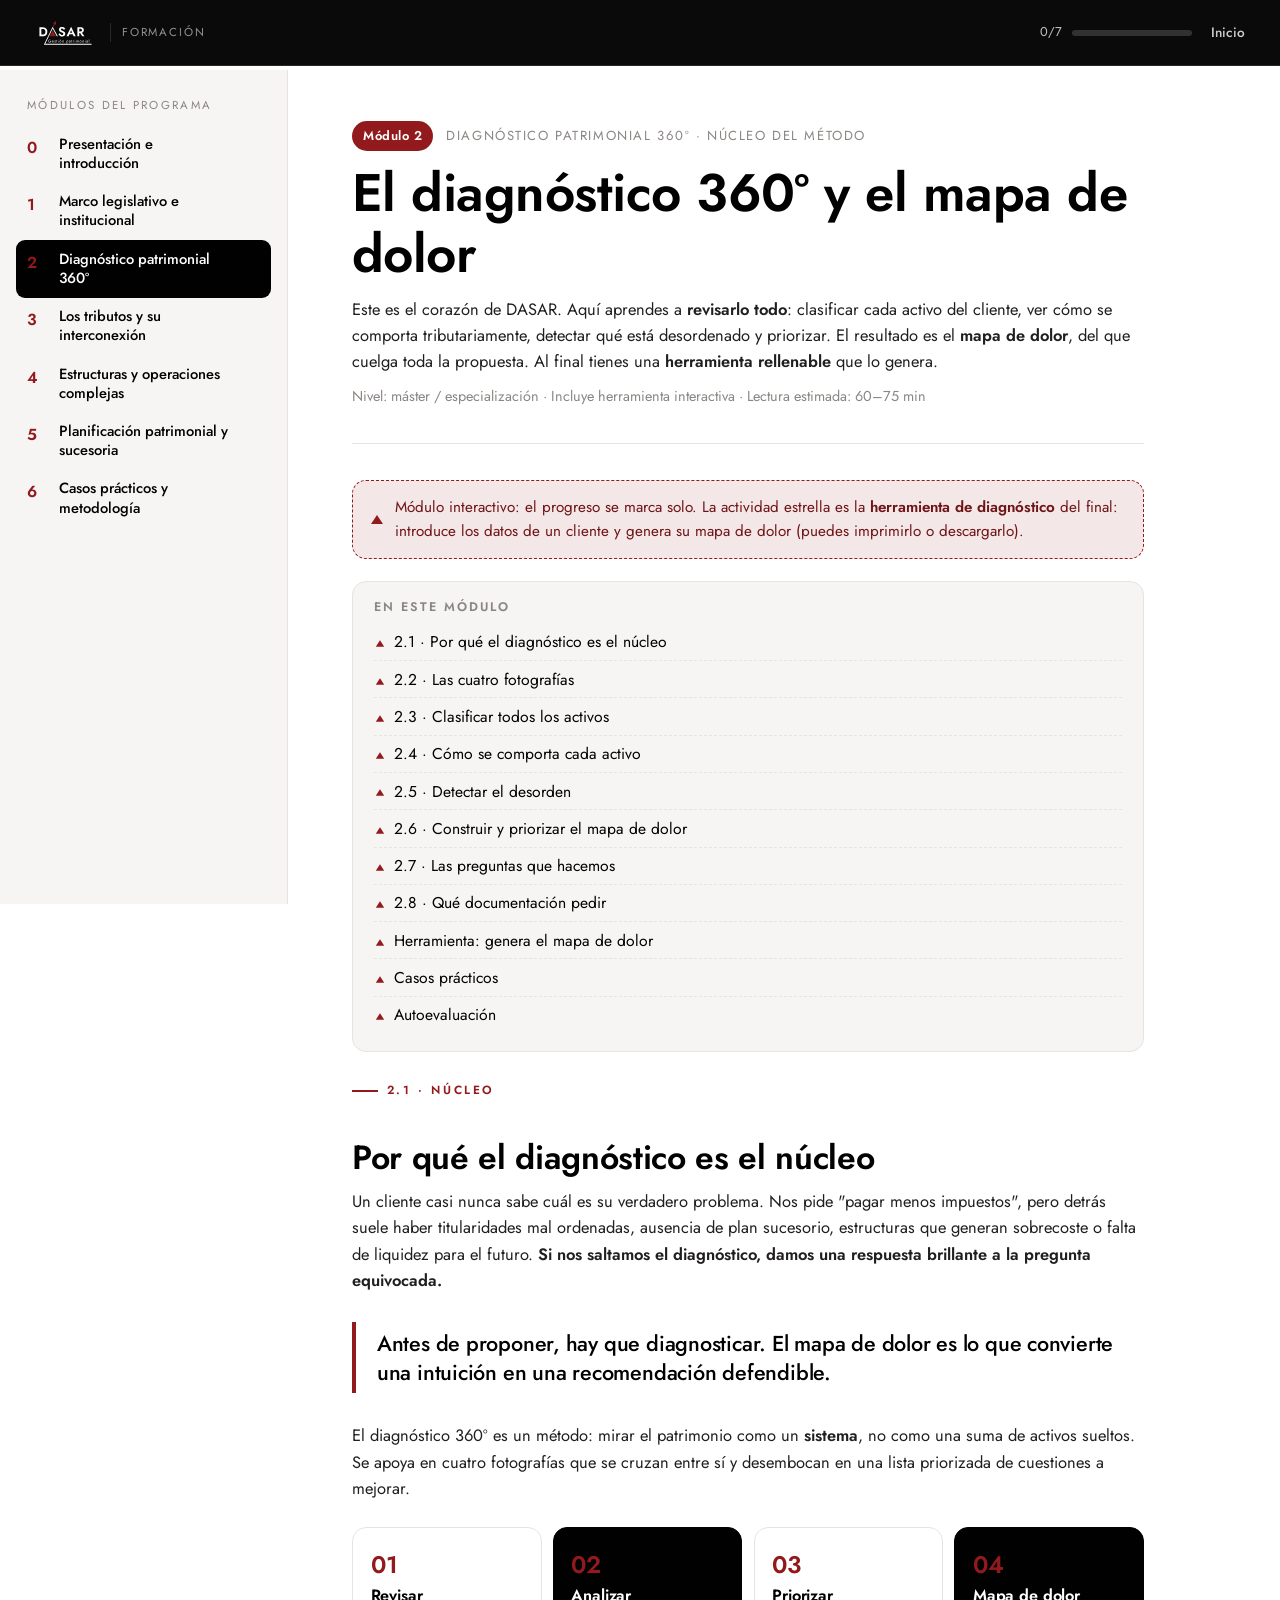
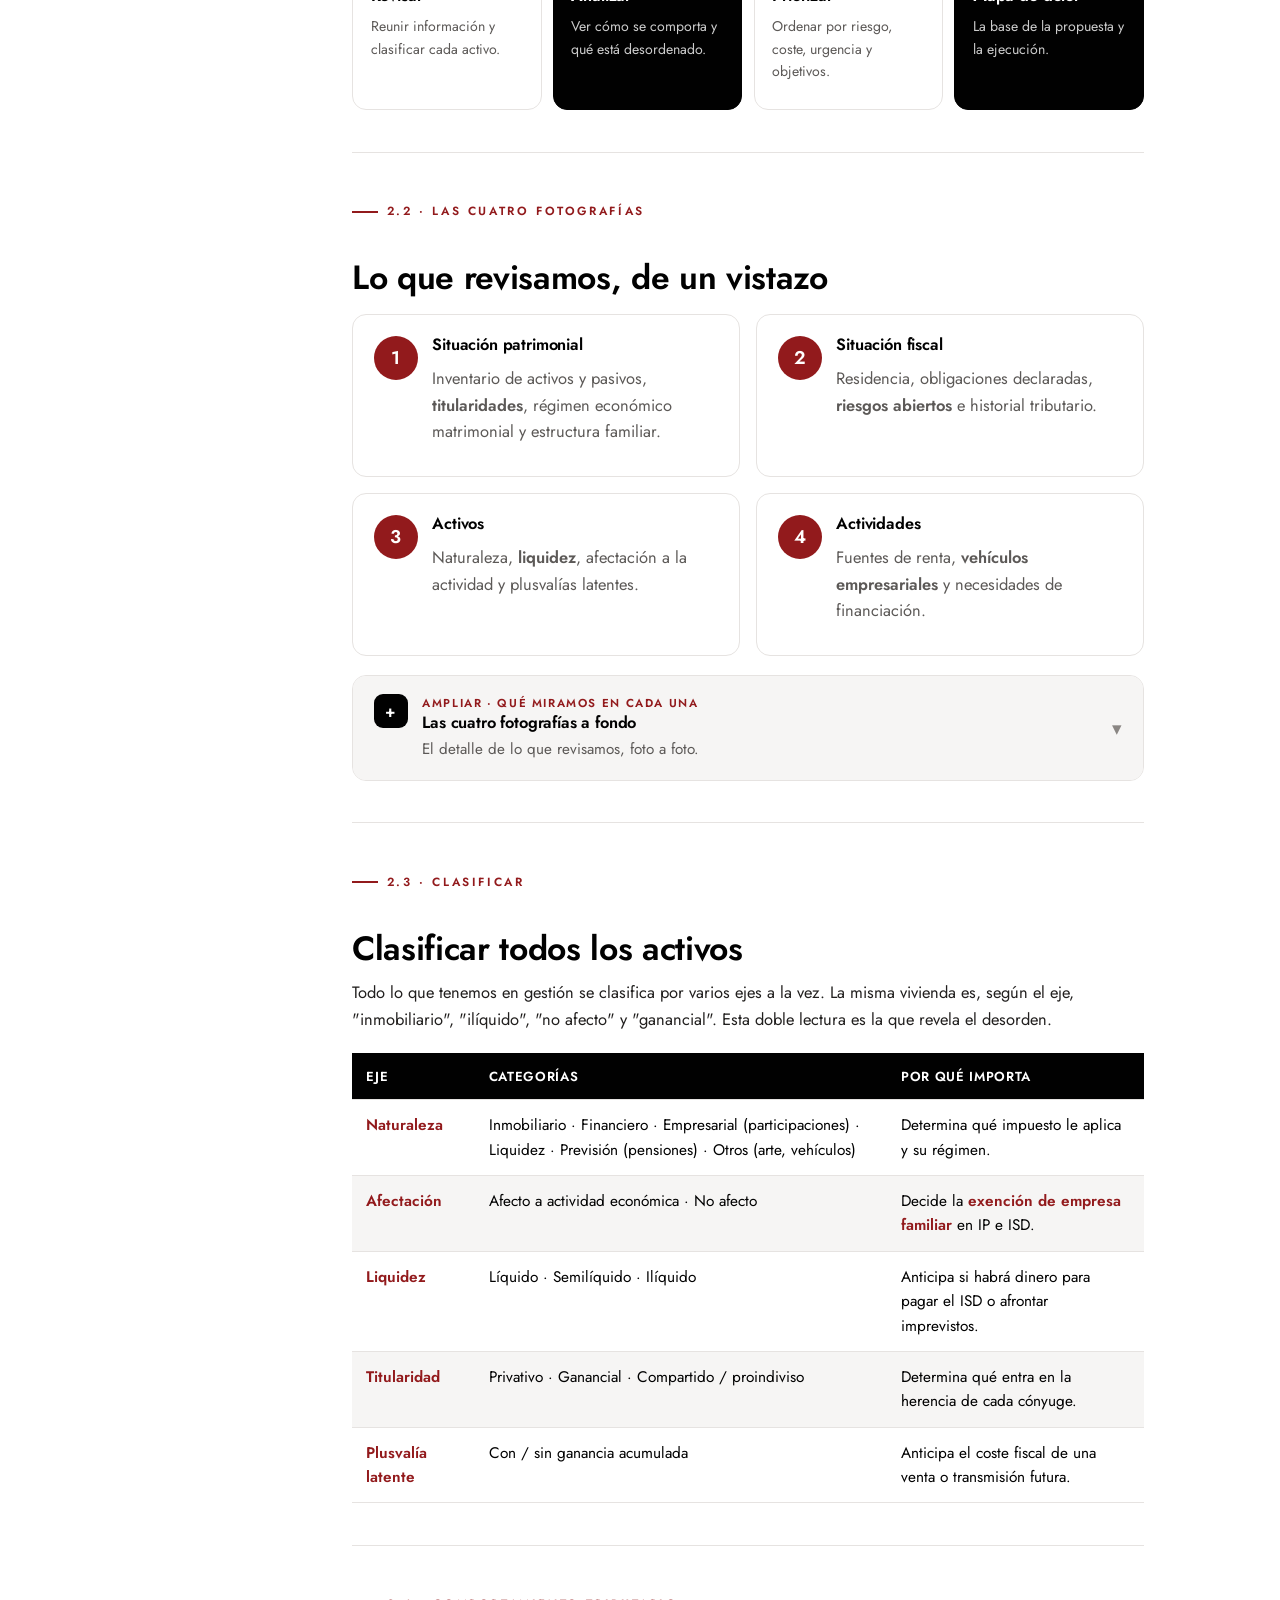
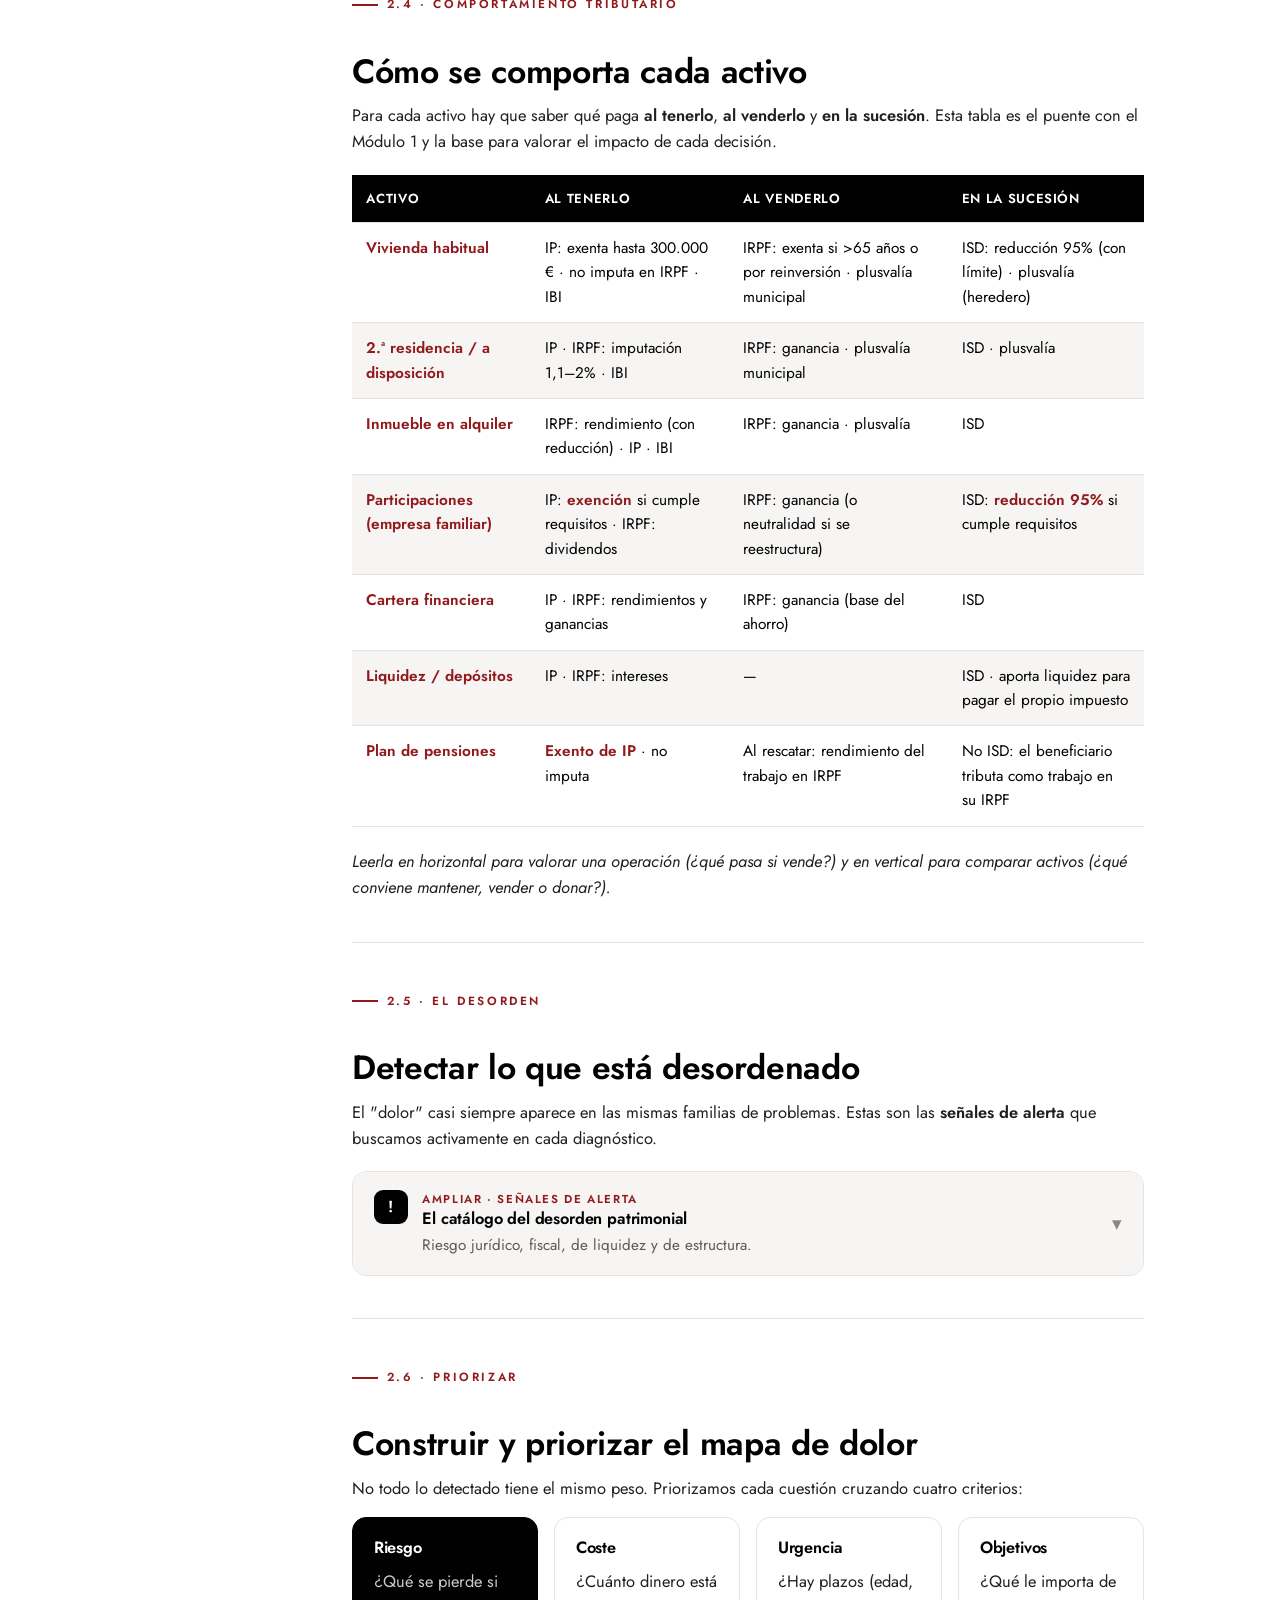
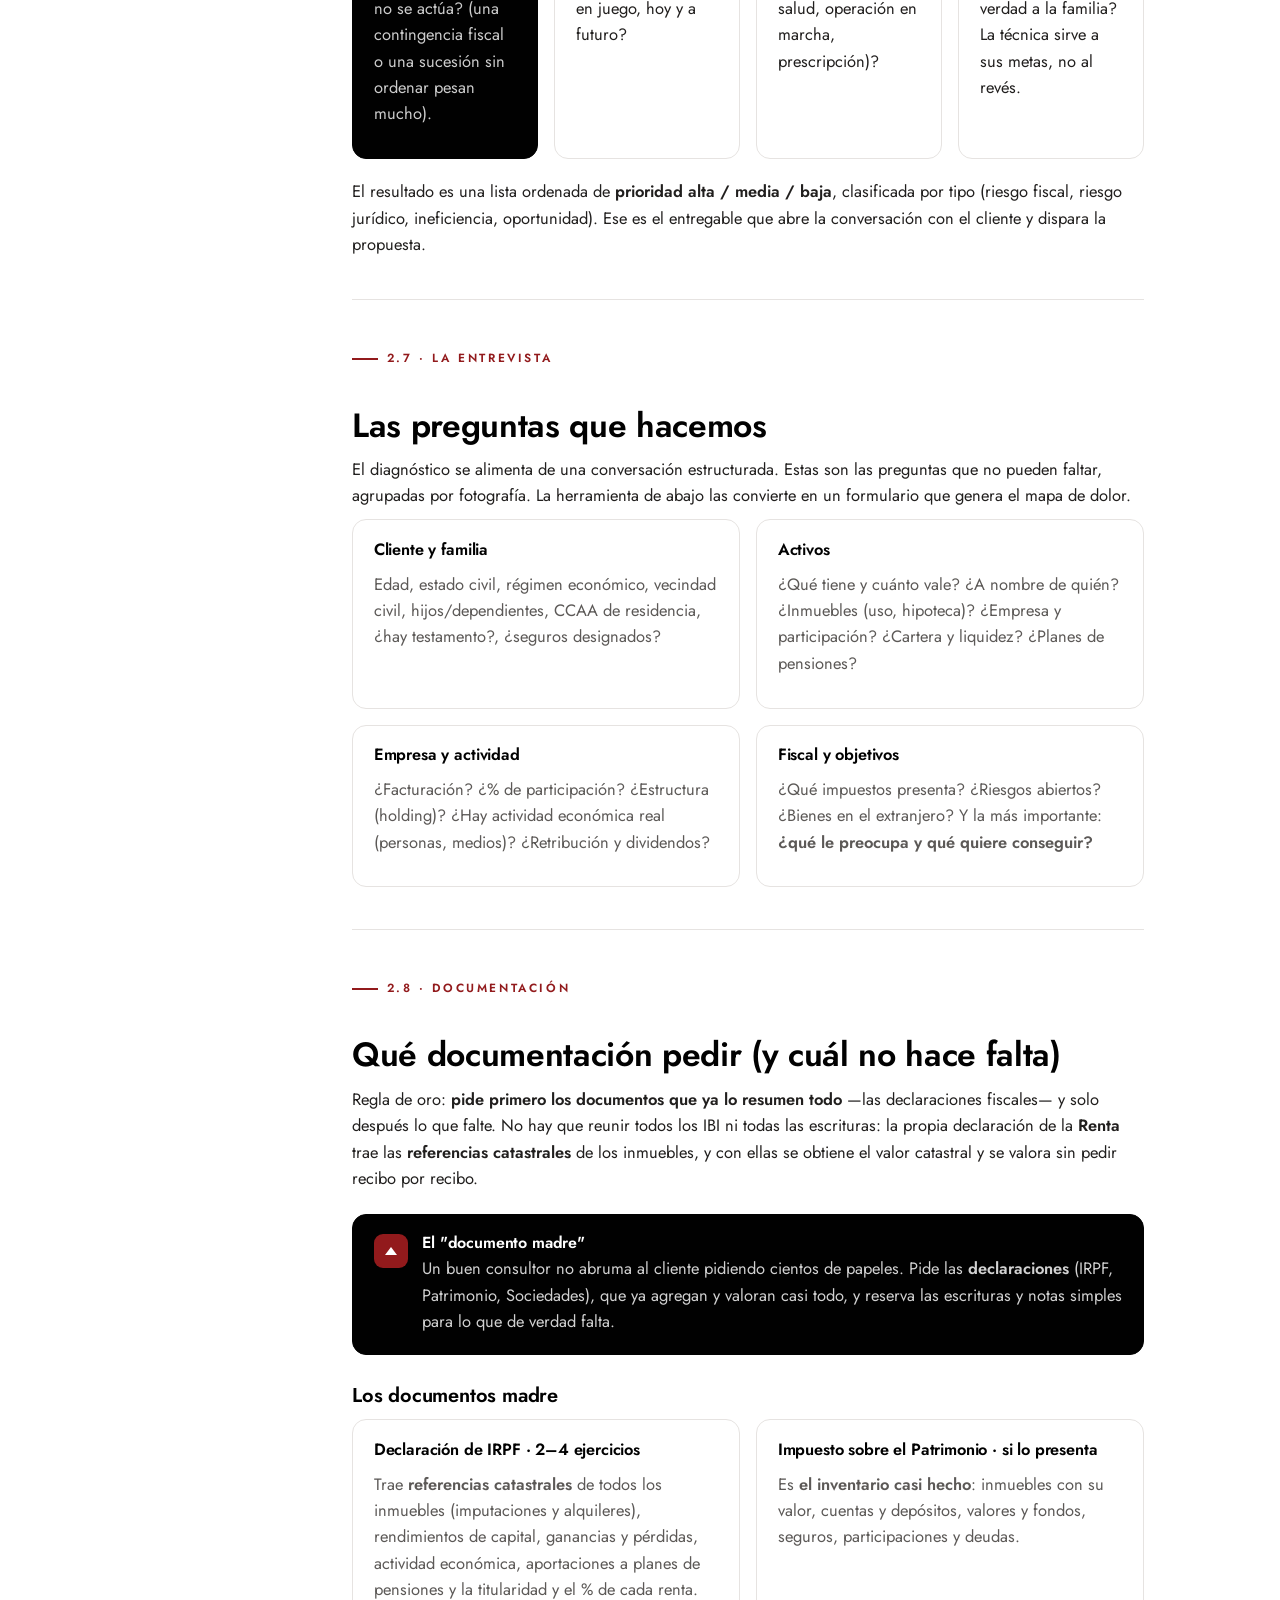
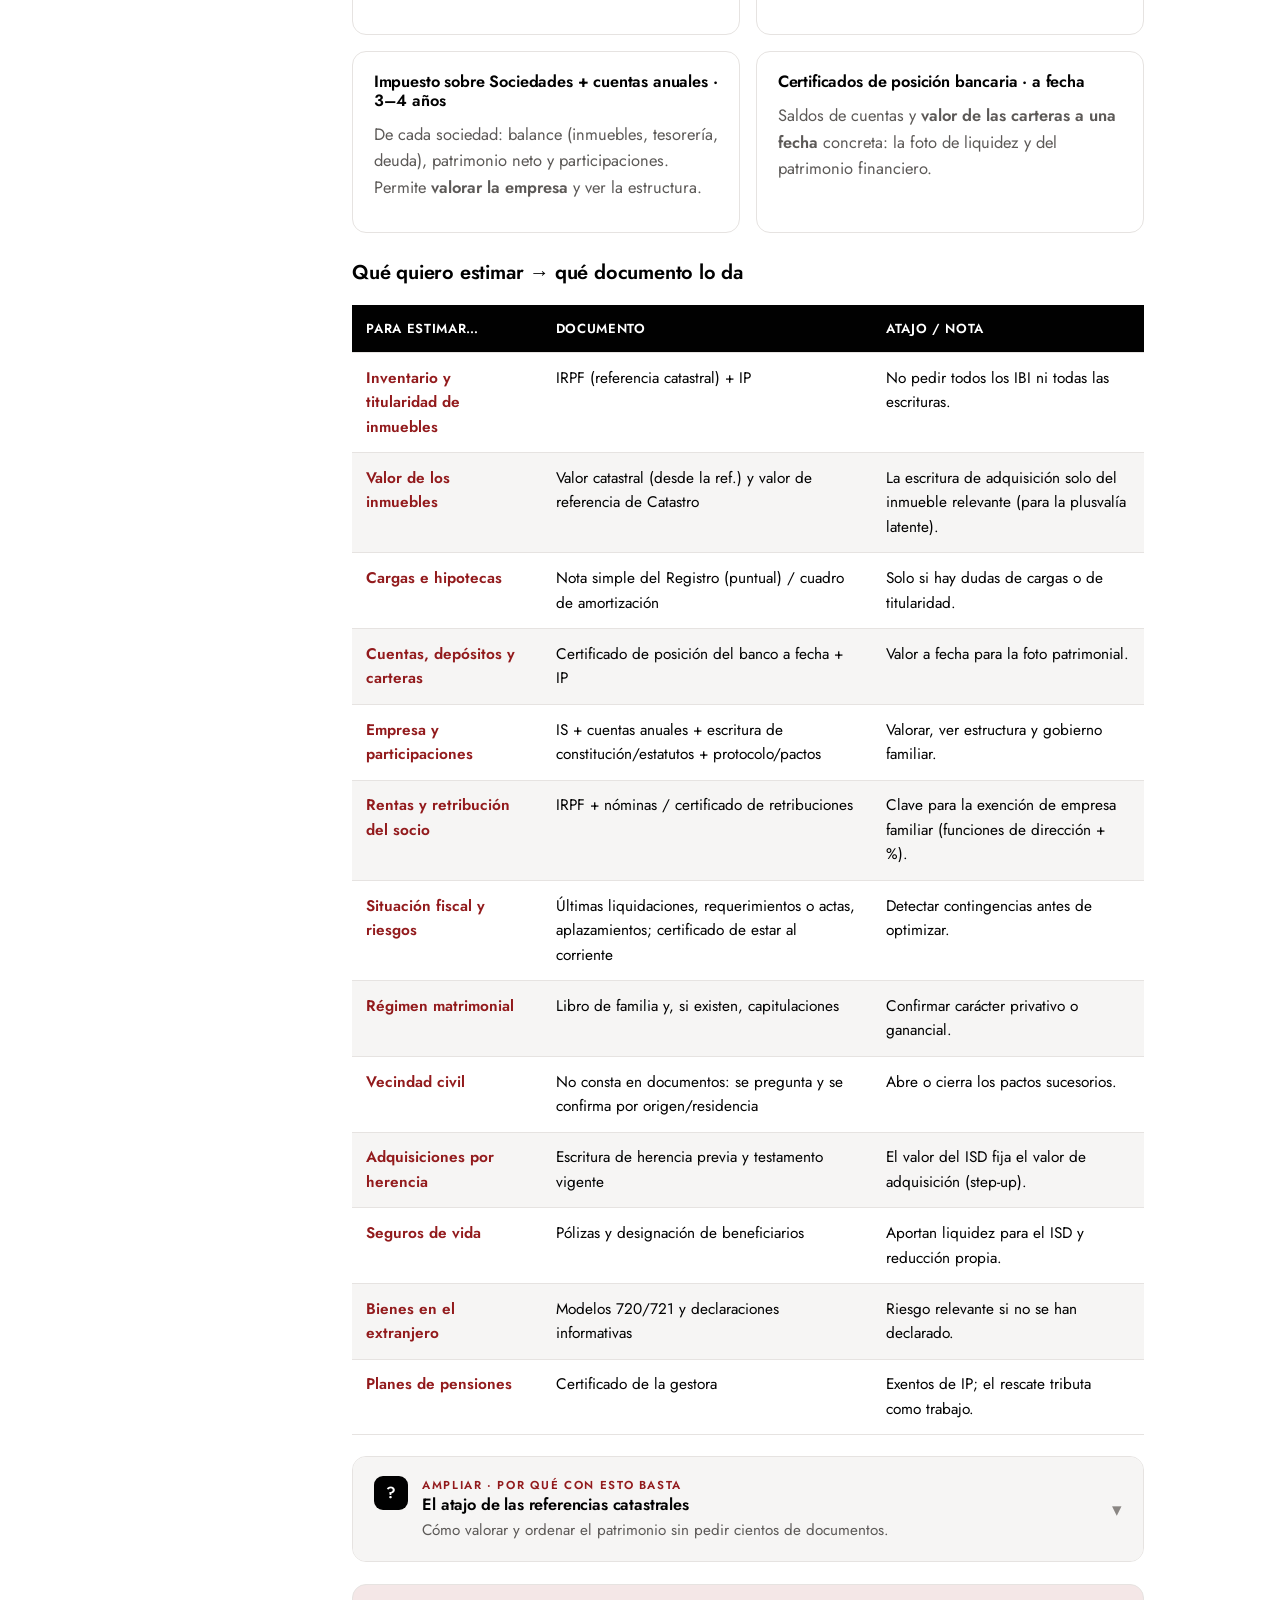
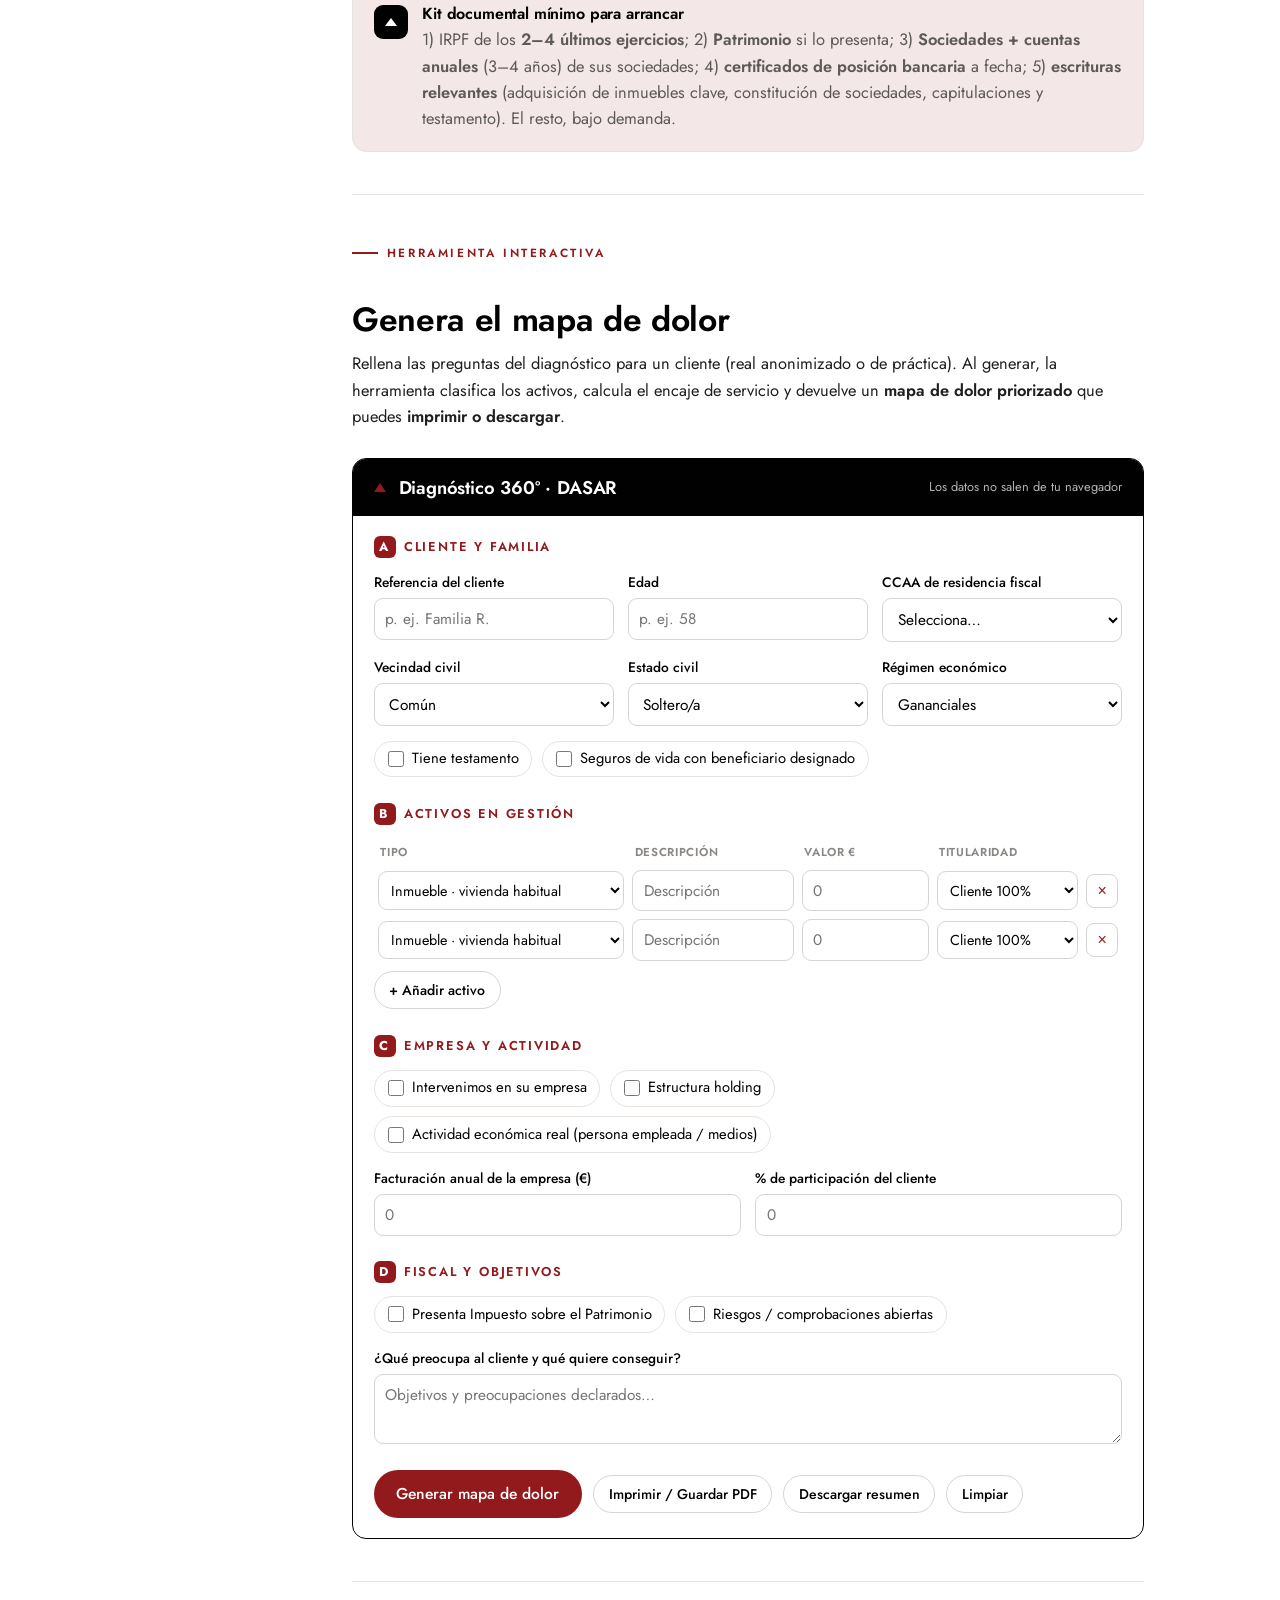
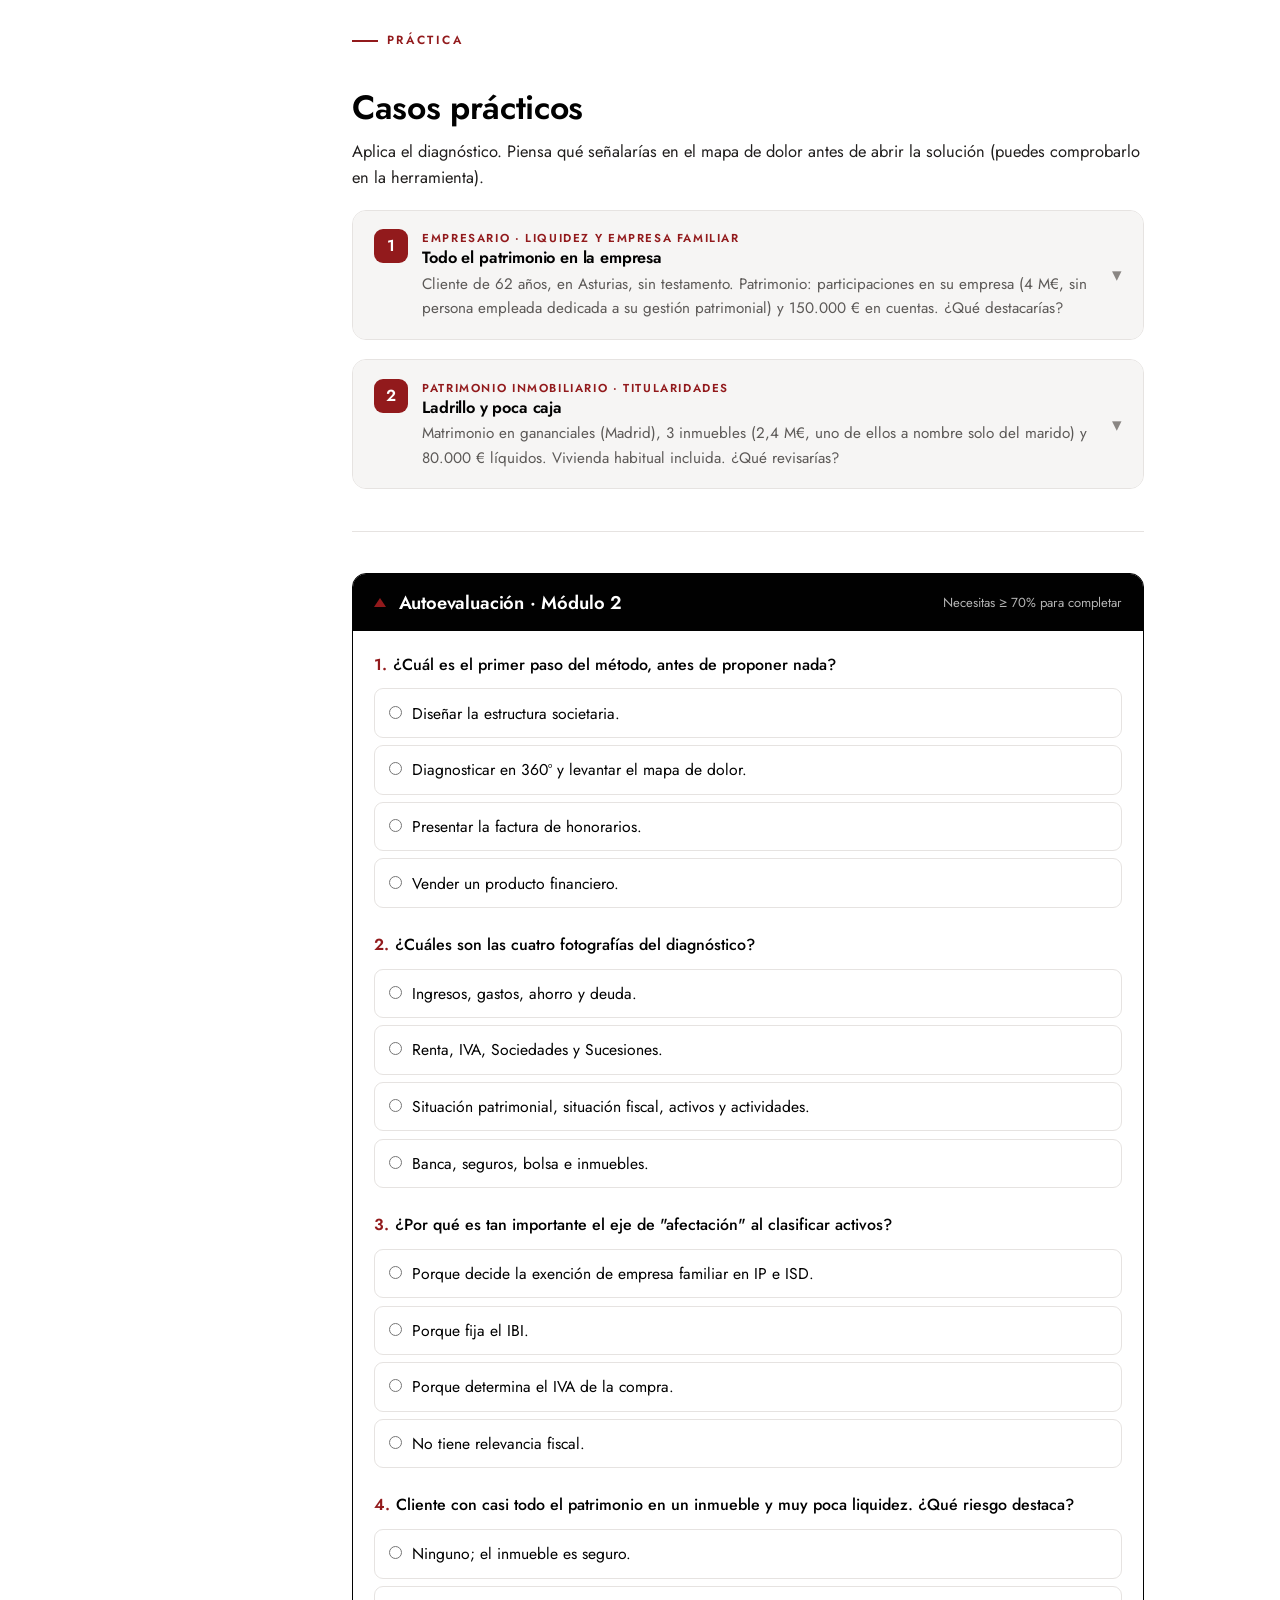
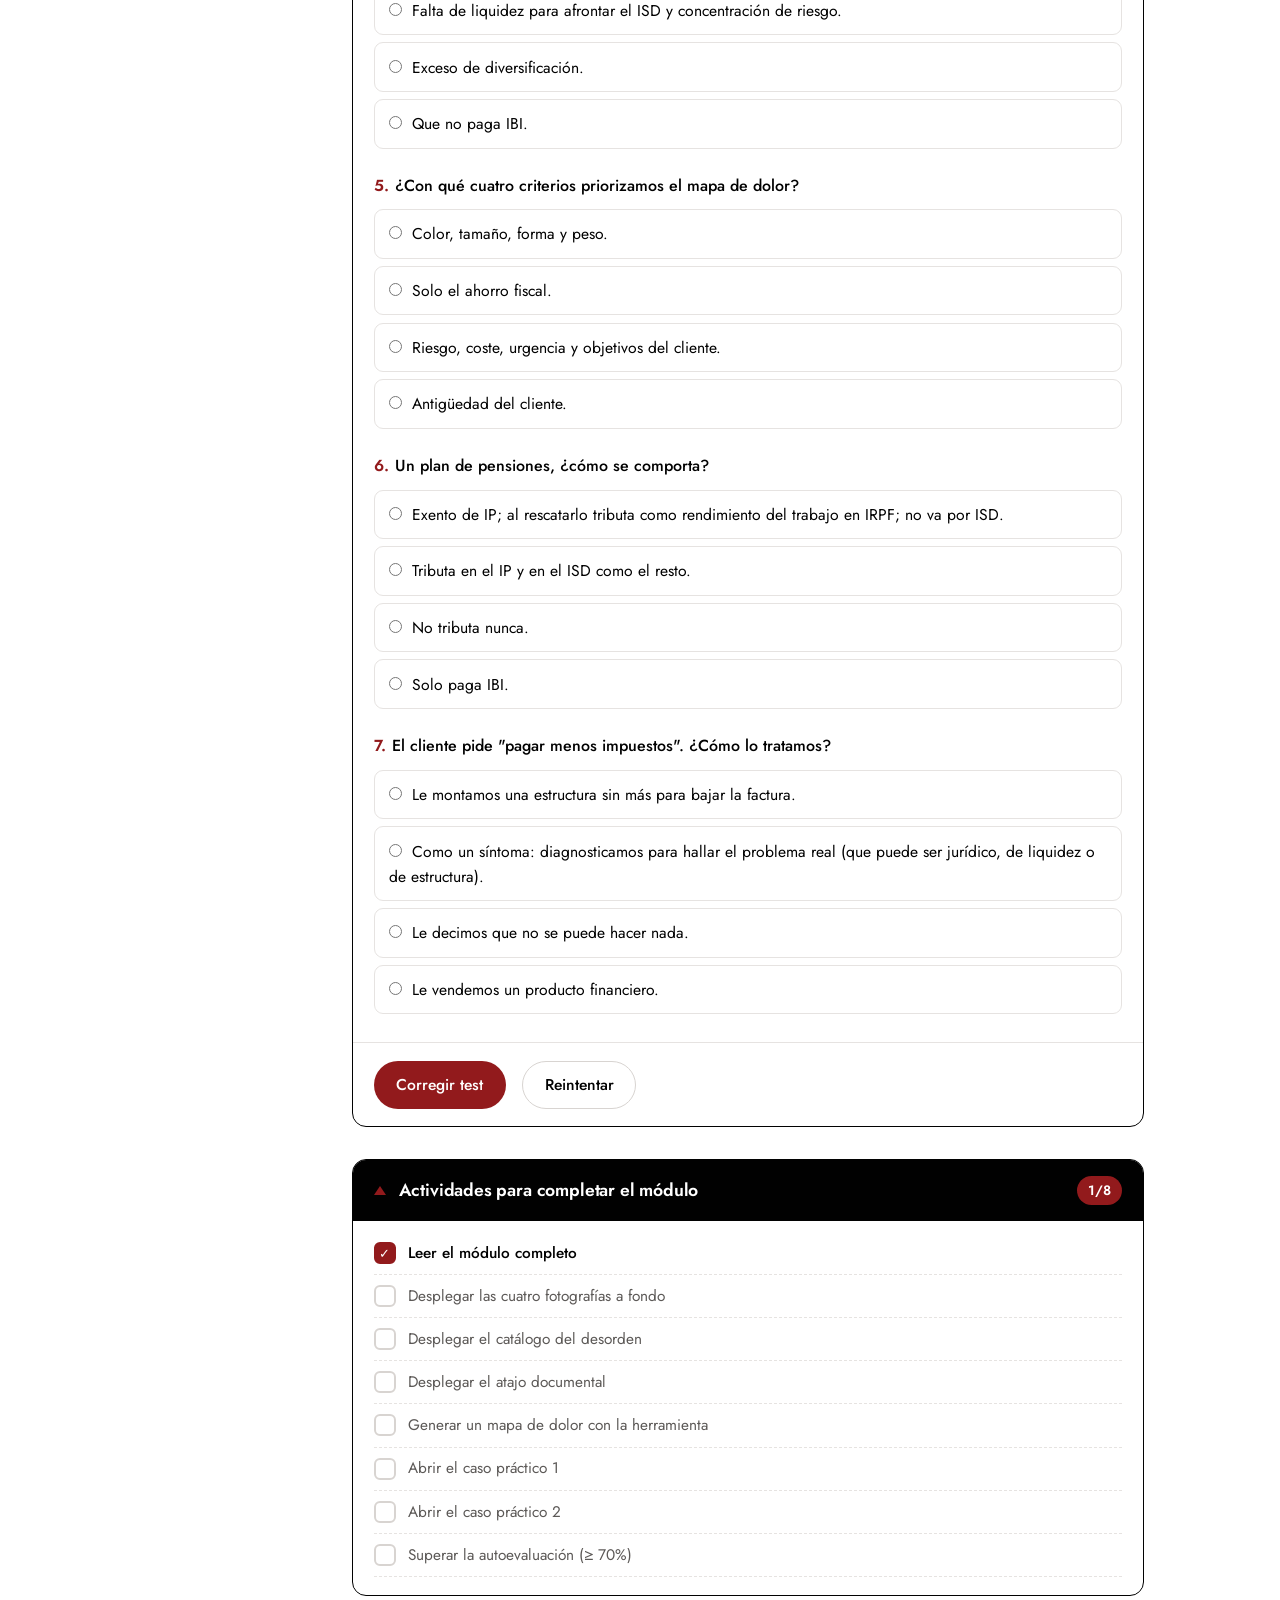
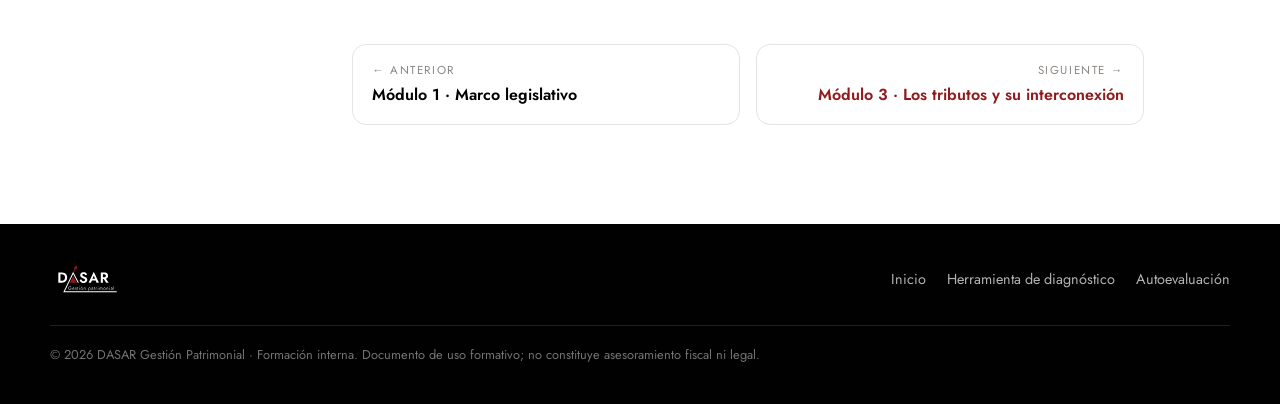
<file: modulo-2.html>
<!DOCTYPE html>
<html lang="es">
<head>
<meta charset="UTF-8">
<meta name="viewport" content="width=device-width, initial-scale=1.0">
<meta http-equiv="Cache-Control" content="no-cache, no-store, must-revalidate">
<meta http-equiv="Pragma" content="no-cache">
<meta http-equiv="Expires" content="0">
<title>Módulo 2 · Diagnóstico patrimonial 360º · DASAR</title>
<meta name="description" content="Módulo 2 DASAR: el diagnóstico patrimonial 360º. Clasificación de activos, comportamiento tributario, detección del desorden y herramienta rellenable para generar el mapa de dolor del cliente.">
<link rel="icon" href="dasar-color.svg">
<link rel="preconnect" href="https://fonts.googleapis.com">
<link rel="preconnect" href="https://fonts.gstatic.com" crossorigin>
<link href="https://fonts.googleapis.com/css2?family=Jost:ital,wght@0,400;0,500;0,600;0,700;1,400&display=swap" rel="stylesheet">
<link rel="stylesheet" href="styles.css?v=17">
</head>
<body data-current="mod2">

<header class="topbar">
  <button class="menu-toggle" aria-label="Menú"><span></span><span></span><span></span></button>
  <a class="brand" href="index.html">
    <img src="dasar-blanco.svg" alt="DASAR Gestión Patrimonial">
    <span class="tag">Formación</span>
  </a>
  <span class="spacer"></span>
  <div class="tprogress" title="Progreso del programa">
    <span data-progress-text>0/7</span>
    <span class="bar"><i data-progress-bar></i></span>
  </div>
  <a class="home-link" href="index.html">Inicio</a>
</header>
<div class="readprogress" aria-hidden="true"><i></i></div>

<div class="layout">
  <aside class="sidebar">
    <div class="side-h">Módulos del programa</div>
    <nav id="sidebar-list"></nav>
  </aside>

  <main class="content prose">

    <div class="mod-head">
      <div class="eyebrow">
        <span class="mod-badge">Módulo 2</span>
        <span class="mod-meta">Diagnóstico patrimonial 360º · núcleo del método</span>
      </div>
      <h1>El diagnóstico 360º y el mapa de dolor</h1>
      <p class="lead">Este es el corazón de DASAR. Aquí aprendes a <strong>revisarlo todo</strong>: clasificar cada activo del cliente, ver cómo se comporta tributariamente, detectar qué está desordenado y priorizar. El resultado es el <strong>mapa de dolor</strong>, del que cuelga toda la propuesta. Al final tienes una <strong>herramienta rellenable</strong> que lo genera.</p>
      <p style="color:var(--muted-2);font-size:.9rem">Nivel: máster / especialización · Incluye herramienta interactiva · Lectura estimada: 60–75 min</p>
    </div>

    <div class="gate"><span class="tri"></span><div>Módulo interactivo: el progreso se marca solo. La actividad estrella es la <strong>herramienta de diagnóstico</strong> del final: introduce los datos de un cliente y genera su mapa de dolor (puedes imprimirlo o descargarlo).</div></div>

    <div class="toc">
      <h4>En este módulo</h4>
      <a href="#s1"><span class="tri"></span>2.1 · Por qué el diagnóstico es el núcleo</a>
      <a href="#s2"><span class="tri"></span>2.2 · Las cuatro fotografías</a>
      <a href="#s3"><span class="tri"></span>2.3 · Clasificar todos los activos</a>
      <a href="#s4"><span class="tri"></span>2.4 · Cómo se comporta cada activo</a>
      <a href="#s5"><span class="tri"></span>2.5 · Detectar el desorden</a>
      <a href="#s6"><span class="tri"></span>2.6 · Construir y priorizar el mapa de dolor</a>
      <a href="#s7"><span class="tri"></span>2.7 · Las preguntas que hacemos</a>
      <a href="#s8"><span class="tri"></span>2.8 · Qué documentación pedir</a>
      <a href="#tool"><span class="tri"></span>Herramienta: genera el mapa de dolor</a>
      <a href="#casos"><span class="tri"></span>Casos prácticos</a>
      <a href="#quiz"><span class="tri"></span>Autoevaluación</a>
    </div>

    <!-- 2.1 -->
    <section id="s1" class="reveal">
      <span class="kicker">2.1 · Núcleo</span>
      <h2>Por qué el diagnóstico es el núcleo</h2>
      <p>Un cliente casi nunca sabe cuál es su verdadero problema. Nos pide "pagar menos impuestos", pero detrás suele haber titularidades mal ordenadas, ausencia de plan sucesorio, estructuras que generan sobrecoste o falta de liquidez para el futuro. <strong>Si nos saltamos el diagnóstico, damos una respuesta brillante a la pregunta equivocada.</strong></p>
      <div class="pullquote">Antes de proponer, hay que diagnosticar. El mapa de dolor es lo que convierte una intuición en una recomendación defendible.</div>
      <p>El diagnóstico 360º es un método: mirar el patrimonio como un <strong>sistema</strong>, no como una suma de activos sueltos. Se apoya en cuatro fotografías que se cruzan entre sí y desembocan en una lista priorizada de cuestiones a mejorar.</p>
      <div class="flow" style="grid-template-columns:repeat(4,1fr)">
        <div class="step"><div class="n">01</div><h4>Revisar</h4><p>Reunir información y clasificar cada activo.</p></div>
        <div class="step"><div class="n">02</div><h4>Analizar</h4><p>Ver cómo se comporta y qué está desordenado.</p></div>
        <div class="step"><div class="n">03</div><h4>Priorizar</h4><p>Ordenar por riesgo, coste, urgencia y objetivos.</p></div>
        <div class="step"><div class="n">04</div><h4>Mapa de dolor</h4><p>La base de la propuesta y la ejecución.</p></div>
      </div>
    </section>

    <hr class="divider">

    <!-- 2.2 -->
    <section id="s2" class="reveal">
      <span class="kicker">2.2 · Las cuatro fotografías</span>
      <h2>Lo que revisamos, de un vistazo</h2>
      <div class="grid grid-2" style="margin-top:1rem">
        <div class="card"><div style="display:flex;gap:.9rem"><span class="badge-num">1</span><div><h4 class="mt0">Situación patrimonial</h4><p style="color:var(--muted)">Inventario de activos y pasivos, <strong>titularidades</strong>, régimen económico matrimonial y estructura familiar.</p></div></div></div>
        <div class="card"><div style="display:flex;gap:.9rem"><span class="badge-num">2</span><div><h4 class="mt0">Situación fiscal</h4><p style="color:var(--muted)">Residencia, obligaciones declaradas, <strong>riesgos abiertos</strong> e historial tributario.</p></div></div></div>
        <div class="card"><div style="display:flex;gap:.9rem"><span class="badge-num">3</span><div><h4 class="mt0">Activos</h4><p style="color:var(--muted)">Naturaleza, <strong>liquidez</strong>, afectación a la actividad y plusvalías latentes.</p></div></div></div>
        <div class="card"><div style="display:flex;gap:.9rem"><span class="badge-num">4</span><div><h4 class="mt0">Actividades</h4><p style="color:var(--muted)">Fuentes de renta, <strong>vehículos empresariales</strong> y necesidades de financiación.</p></div></div></div>
      </div>

      <div class="caso svc" data-act="fotos">
        <div class="caso-h"><div class="ci">+</div><div class="cti"><div class="cl">Ampliar · qué miramos en cada una</div><h4>Las cuatro fotografías a fondo</h4><p>El detalle de lo que revisamos, foto a foto.</p></div><div class="chev">▾</div></div>
        <div class="caso-body"><div class="caso-inner">
          <div class="plano"><h5>1 · Situación patrimonial</h5><p>Inventario completo (activos y pasivos) con su <strong>valor</strong> y su <strong>titularidad</strong> real; régimen económico del matrimonio (¿ganancial o privativo?); estructura familiar (edades, hijos, personas dependientes); vecindad civil. Aquí se descubren la mayoría de "sorpresas": un inmueble a nombre de uno que era ganancial, una cuenta compartida, un aval olvidado.</p></div>
          <div class="plano"><h5>2 · Situación fiscal</h5><p>Residencia fiscal y CCAA; impuestos que presenta (IRPF, IP, IS, IVA) y cuáles no; <strong>riesgos abiertos</strong> (comprobaciones, aplazamientos, sanciones); bienes en el extranjero; declaraciones informativas. Nos dice el nivel de exposición y qué hay que regularizar antes de optimizar.</p></div>
          <div class="plano"><h5>3 · Activos</h5><p>Clasificación por naturaleza y por <strong>liquidez</strong>; <strong>afectación</strong> a actividad económica (clave para exenciones); <strong>plusvalías latentes</strong> (diferencia entre valor de mercado y de adquisición, que anticipa el coste de una futura venta o herencia); concentración de riesgo.</p></div>
          <div class="plano"><h5>4 · Actividades</h5><p>Fuentes de renta (trabajo, capital, actividad); <strong>vehículos empresariales</strong> (sociedad operativa, holding, patrimonial) y su encaje; nivel de <strong>financiación</strong> y garantías. Conecta la vertiente personal con la empresarial.</p></div>
        </div></div>
      </div>
    </section>

    <hr class="divider">

    <!-- 2.3 -->
    <section id="s3" class="reveal">
      <span class="kicker">2.3 · Clasificar</span>
      <h2>Clasificar todos los activos</h2>
      <p>Todo lo que tenemos en gestión se clasifica por varios ejes a la vez. La misma vivienda es, según el eje, "inmobiliario", "ilíquido", "no afecto" y "ganancial". Esta doble lectura es la que revela el desorden.</p>
      <table class="tbl">
        <thead><tr><th>Eje</th><th>Categorías</th><th>Por qué importa</th></tr></thead>
        <tbody>
          <tr><td><strong>Naturaleza</strong></td><td>Inmobiliario · Financiero · Empresarial (participaciones) · Liquidez · Previsión (pensiones) · Otros (arte, vehículos)</td><td>Determina qué impuesto le aplica y su régimen.</td></tr>
          <tr><td><strong>Afectación</strong></td><td>Afecto a actividad económica · No afecto</td><td>Decide la <strong>exención de empresa familiar</strong> en IP e ISD.</td></tr>
          <tr><td><strong>Liquidez</strong></td><td>Líquido · Semilíquido · Ilíquido</td><td>Anticipa si habrá dinero para pagar el ISD o afrontar imprevistos.</td></tr>
          <tr><td><strong>Titularidad</strong></td><td>Privativo · Ganancial · Compartido / proindiviso</td><td>Determina qué entra en la herencia de cada cónyuge.</td></tr>
          <tr><td><strong>Plusvalía latente</strong></td><td>Con / sin ganancia acumulada</td><td>Anticipa el coste fiscal de una venta o transmisión futura.</td></tr>
        </tbody>
      </table>
    </section>

    <hr class="divider">

    <!-- 2.4 -->
    <section id="s4" class="reveal">
      <span class="kicker">2.4 · Comportamiento tributario</span>
      <h2>Cómo se comporta cada activo</h2>
      <p>Para cada activo hay que saber qué paga <strong>al tenerlo</strong>, <strong>al venderlo</strong> y <strong>en la sucesión</strong>. Esta tabla es el puente con el Módulo 1 y la base para valorar el impacto de cada decisión.</p>
      <table class="tbl">
        <thead><tr><th>Activo</th><th>Al tenerlo</th><th>Al venderlo</th><th>En la sucesión</th></tr></thead>
        <tbody>
          <tr><td><strong>Vivienda habitual</strong></td><td>IP: exenta hasta 300.000 € · no imputa en IRPF · IBI</td><td>IRPF: exenta si &gt;65 años o por reinversión · plusvalía municipal</td><td>ISD: reducción 95% (con límite) · plusvalía (heredero)</td></tr>
          <tr><td><strong>2.ª residencia / a disposición</strong></td><td>IP · IRPF: imputación 1,1–2% · IBI</td><td>IRPF: ganancia · plusvalía municipal</td><td>ISD · plusvalía</td></tr>
          <tr><td><strong>Inmueble en alquiler</strong></td><td>IRPF: rendimiento (con reducción) · IP · IBI</td><td>IRPF: ganancia · plusvalía</td><td>ISD</td></tr>
          <tr><td><strong>Participaciones (empresa familiar)</strong></td><td>IP: <strong>exención</strong> si cumple requisitos · IRPF: dividendos</td><td>IRPF: ganancia (o neutralidad si se reestructura)</td><td>ISD: <strong>reducción 95%</strong> si cumple requisitos</td></tr>
          <tr><td><strong>Cartera financiera</strong></td><td>IP · IRPF: rendimientos y ganancias</td><td>IRPF: ganancia (base del ahorro)</td><td>ISD</td></tr>
          <tr><td><strong>Liquidez / depósitos</strong></td><td>IP · IRPF: intereses</td><td>—</td><td>ISD · aporta liquidez para pagar el propio impuesto</td></tr>
          <tr><td><strong>Plan de pensiones</strong></td><td><strong>Exento de IP</strong> · no imputa</td><td>Al rescatar: rendimiento del trabajo en IRPF</td><td>No ISD: el beneficiario tributa como trabajo en su IRPF</td></tr>
        </tbody>
      </table>
      <p class="libnote">Leerla en horizontal para valorar una operación (¿qué pasa si vende?) y en vertical para comparar activos (¿qué conviene mantener, vender o donar?).</p>
    </section>

    <hr class="divider">

    <!-- 2.5 -->
    <section id="s5" class="reveal">
      <span class="kicker">2.5 · El desorden</span>
      <h2>Detectar lo que está desordenado</h2>
      <p>El "dolor" casi siempre aparece en las mismas familias de problemas. Estas son las <strong>señales de alerta</strong> que buscamos activamente en cada diagnóstico.</p>
      <div class="caso svc" data-act="desorden">
        <div class="caso-h"><div class="ci">!</div><div class="cti"><div class="cl">Ampliar · señales de alerta</div><h4>El catálogo del desorden patrimonial</h4><p>Riesgo jurídico, fiscal, de liquidez y de estructura.</p></div><div class="chev">▾</div></div>
        <div class="caso-body"><div class="caso-inner">
          <div class="plano"><h5>Riesgo jurídico-sucesorio</h5><p>Ausencia de testamento; titularidades que no reflejan la realidad (bien "ganancial" a nombre de uno); no hay plan de sucesión de la empresa; parejas de hecho sin ordenar; menores o personas dependientes sin previsión.</p></div>
          <div class="plano"><h5>Riesgo fiscal</h5><p>Comprobaciones o contingencias abiertas; obligaciones no atendidas (IP, informativas de bienes en el extranjero); estructuras que no aguantan un motivo económico válido (art. 15 LGT); residencia poco eficiente para el nivel de patrimonio.</p></div>
          <div class="plano"><h5>Riesgo de liquidez</h5><p>Patrimonio ilíquido (muy inmobiliario o concentrado en la empresa) sin tesorería ni seguro para afrontar un futuro ISD: la familia puede verse obligada a vender con prisa y mal precio.</p></div>
          <div class="plano"><h5>Ineficiencia / estructura</h5><p>Concentración de riesgo en un solo activo; sociedad patrimonial que hace perder la exención de empresa familiar; inmuebles con coste recurrente no rentabilizados; empresa familiar sin blindar los requisitos de exención.</p></div>
          <div class="plano"><h5>Oportunidades desaprovechadas</h5><p>Vecindad civil foral con pactos sucesorios no usados; reducciones de ISD no planificadas; seguros de vida sin designar; abatimientos o exenciones por edad no aprovechados.</p></div>
        </div></div>
      </div>
    </section>

    <hr class="divider">

    <!-- 2.6 -->
    <section id="s6" class="reveal">
      <span class="kicker">2.6 · Priorizar</span>
      <h2>Construir y priorizar el mapa de dolor</h2>
      <p>No todo lo detectado tiene el mismo peso. Priorizamos cada cuestión cruzando cuatro criterios:</p>
      <div class="grid grid-4" style="margin-top:1rem">
        <div class="card dark"><h4 class="mt0">Riesgo</h4><p>¿Qué se pierde si no se actúa? (una contingencia fiscal o una sucesión sin ordenar pesan mucho).</p></div>
        <div class="card"><h4 class="mt0">Coste</h4><p>¿Cuánto dinero está en juego, hoy y a futuro?</p></div>
        <div class="card"><h4 class="mt0">Urgencia</h4><p>¿Hay plazos (edad, salud, operación en marcha, prescripción)?</p></div>
        <div class="card"><h4 class="mt0">Objetivos</h4><p>¿Qué le importa de verdad a la familia? La técnica sirve a sus metas, no al revés.</p></div>
      </div>
      <p style="margin-top:1.2rem">El resultado es una lista ordenada de <strong>prioridad alta / media / baja</strong>, clasificada por tipo (riesgo fiscal, riesgo jurídico, ineficiencia, oportunidad). Ese es el entregable que abre la conversación con el cliente y dispara la propuesta.</p>
    </section>

    <hr class="divider">

    <!-- 2.7 -->
    <section id="s7" class="reveal">
      <span class="kicker">2.7 · La entrevista</span>
      <h2>Las preguntas que hacemos</h2>
      <p>El diagnóstico se alimenta de una conversación estructurada. Estas son las preguntas que no pueden faltar, agrupadas por fotografía. La herramienta de abajo las convierte en un formulario que genera el mapa de dolor.</p>
      <div class="grid grid-2">
        <div class="card"><h4 class="mt0">Cliente y familia</h4><p style="color:var(--muted)">Edad, estado civil, régimen económico, vecindad civil, hijos/dependientes, CCAA de residencia, ¿hay testamento?, ¿seguros designados?</p></div>
        <div class="card"><h4 class="mt0">Activos</h4><p style="color:var(--muted)">¿Qué tiene y cuánto vale? ¿A nombre de quién? ¿Inmuebles (uso, hipoteca)? ¿Empresa y participación? ¿Cartera y liquidez? ¿Planes de pensiones?</p></div>
        <div class="card"><h4 class="mt0">Empresa y actividad</h4><p style="color:var(--muted)">¿Facturación? ¿% de participación? ¿Estructura (holding)? ¿Hay actividad económica real (personas, medios)? ¿Retribución y dividendos?</p></div>
        <div class="card"><h4 class="mt0">Fiscal y objetivos</h4><p style="color:var(--muted)">¿Qué impuestos presenta? ¿Riesgos abiertos? ¿Bienes en el extranjero? Y la más importante: <strong>¿qué le preocupa y qué quiere conseguir?</strong></p></div>
      </div>
    </section>

    <hr class="divider">

    <!-- 2.8 DOCUMENTACIÓN -->
    <section id="s8" class="reveal">
      <span class="kicker">2.8 · Documentación</span>
      <h2>Qué documentación pedir (y cuál no hace falta)</h2>
      <p>Regla de oro: <strong>pide primero los documentos que ya lo resumen todo</strong> —las declaraciones fiscales— y solo después lo que falte. No hay que reunir todos los IBI ni todas las escrituras: la propia declaración de la <strong>Renta</strong> trae las <strong>referencias catastrales</strong> de los inmuebles, y con ellas se obtiene el valor catastral y se valora sin pedir recibo por recibo.</p>

      <div class="callout idea"><div class="ic"><span class="tri" style="border-bottom-color:#fff"></span></div><div class="ct"><h4>El "documento madre"</h4><p>Un buen consultor no abruma al cliente pidiendo cientos de papeles. Pide las <strong>declaraciones</strong> (IRPF, Patrimonio, Sociedades), que ya agregan y valoran casi todo, y reserva las escrituras y notas simples para lo que de verdad falta.</p></div></div>

      <h3>Los documentos madre</h3>
      <div class="grid grid-2" style="margin-top:.8rem">
        <div class="card"><h4 class="mt0">Declaración de IRPF · 2–4 ejercicios</h4><p style="color:var(--muted)">Trae <strong>referencias catastrales</strong> de todos los inmuebles (imputaciones y alquileres), rendimientos de capital, ganancias y pérdidas, actividad económica, aportaciones a planes de pensiones y la titularidad y el % de cada renta.</p></div>
        <div class="card"><h4 class="mt0">Impuesto sobre el Patrimonio · si lo presenta</h4><p style="color:var(--muted)">Es <strong>el inventario casi hecho</strong>: inmuebles con su valor, cuentas y depósitos, valores y fondos, seguros, participaciones y deudas.</p></div>
        <div class="card"><h4 class="mt0">Impuesto sobre Sociedades + cuentas anuales · 3–4 años</h4><p style="color:var(--muted)">De cada sociedad: balance (inmuebles, tesorería, deuda), patrimonio neto y participaciones. Permite <strong>valorar la empresa</strong> y ver la estructura.</p></div>
        <div class="card"><h4 class="mt0">Certificados de posición bancaria · a fecha</h4><p style="color:var(--muted)">Saldos de cuentas y <strong>valor de las carteras a una fecha</strong> concreta: la foto de liquidez y del patrimonio financiero.</p></div>
      </div>

      <h3>Qué quiero estimar → qué documento lo da</h3>
      <table class="tbl">
        <thead><tr><th>Para estimar…</th><th>Documento</th><th>Atajo / nota</th></tr></thead>
        <tbody>
          <tr><td><strong>Inventario y titularidad de inmuebles</strong></td><td>IRPF (referencia catastral) + IP</td><td>No pedir todos los IBI ni todas las escrituras.</td></tr>
          <tr><td><strong>Valor de los inmuebles</strong></td><td>Valor catastral (desde la ref.) y valor de referencia de Catastro</td><td>La escritura de adquisición solo del inmueble relevante (para la plusvalía latente).</td></tr>
          <tr><td><strong>Cargas e hipotecas</strong></td><td>Nota simple del Registro (puntual) / cuadro de amortización</td><td>Solo si hay dudas de cargas o de titularidad.</td></tr>
          <tr><td><strong>Cuentas, depósitos y carteras</strong></td><td>Certificado de posición del banco a fecha + IP</td><td>Valor a fecha para la foto patrimonial.</td></tr>
          <tr><td><strong>Empresa y participaciones</strong></td><td>IS + cuentas anuales + escritura de constitución/estatutos + protocolo/pactos</td><td>Valorar, ver estructura y gobierno familiar.</td></tr>
          <tr><td><strong>Rentas y retribución del socio</strong></td><td>IRPF + nóminas / certificado de retribuciones</td><td>Clave para la exención de empresa familiar (funciones de dirección + %).</td></tr>
          <tr><td><strong>Situación fiscal y riesgos</strong></td><td>Últimas liquidaciones, requerimientos o actas, aplazamientos; certificado de estar al corriente</td><td>Detectar contingencias antes de optimizar.</td></tr>
          <tr><td><strong>Régimen matrimonial</strong></td><td>Libro de familia y, si existen, capitulaciones</td><td>Confirmar carácter privativo o ganancial.</td></tr>
          <tr><td><strong>Vecindad civil</strong></td><td>No consta en documentos: se pregunta y se confirma por origen/residencia</td><td>Abre o cierra los pactos sucesorios.</td></tr>
          <tr><td><strong>Adquisiciones por herencia</strong></td><td>Escritura de herencia previa y testamento vigente</td><td>El valor del ISD fija el valor de adquisición (step-up).</td></tr>
          <tr><td><strong>Seguros de vida</strong></td><td>Pólizas y designación de beneficiarios</td><td>Aportan liquidez para el ISD y reducción propia.</td></tr>
          <tr><td><strong>Bienes en el extranjero</strong></td><td>Modelos 720/721 y declaraciones informativas</td><td>Riesgo relevante si no se han declarado.</td></tr>
          <tr><td><strong>Planes de pensiones</strong></td><td>Certificado de la gestora</td><td>Exentos de IP; el rescate tributa como trabajo.</td></tr>
        </tbody>
      </table>

      <div class="caso svc" data-act="docs">
        <div class="caso-h"><div class="ci">?</div><div class="cti"><div class="cl">Ampliar · por qué con esto basta</div><h4>El atajo de las referencias catastrales</h4><p>Cómo valorar y ordenar el patrimonio sin pedir cientos de documentos.</p></div><div class="chev">▾</div></div>
        <div class="caso-body"><div class="caso-inner">
          <div class="plano"><h5>La referencia catastral lo desbloquea casi todo</h5><p>La declaración de IRPF lista la <strong>referencia catastral</strong> de cada inmueble (por la imputación de rentas o por el alquiler). Con esa referencia obtienes el <strong>valor catastral</strong>, puedes consultar el <strong>valor de referencia</strong> de Catastro y, si hace falta, pedir una <strong>nota simple</strong> concreta. Por eso <strong>no</strong> necesitas reunir todos los IBI ni todas las escrituras de propiedad.</p></div>
          <div class="plano"><h5>El IP es el inventario ya valorado</h5><p>Si el cliente presenta Patrimonio, tienes el listado de bienes y derechos con valores y las deudas. Es el mejor punto de partida del inventario; solo hay que contrastarlo y actualizarlo a fecha.</p></div>
          <div class="plano"><h5>Sociedades: valor y estructura</h5><p>El IS y las cuentas anuales de 3–4 años dan el balance, el patrimonio neto y las participaciones: suficiente para una primera valoración de la empresa y para ver si hay actividad económica real.</p></div>
          <div class="plano"><h5>Para qué SÍ sirven las escrituras</h5><p>Reserva las escrituras para tres cosas: el <strong>valor y la fecha de adquisición</strong> (plusvalía latente y futura ganancia), las <strong>capitulaciones y el testamento</strong>, y la <strong>constitución y pactos</strong> de las sociedades. No para inventariar.</p></div>
          <div class="plano"><h5>Lo que ningún documento te dará: hay que preguntarlo</h5><p>Vecindad civil, objetivos y preocupaciones del cliente, cambios recientes o previstos (venta, mudanza, boda, nacimiento), estado de salud relevante y expectativas familiares. Eso sale de la entrevista, no de un papel.</p></div>
        </div></div>
      </div>

      <div class="callout ref"><div class="ic"><span class="tri" style="border-bottom-color:#fff"></span></div><div class="ct"><h4>Kit documental mínimo para arrancar</h4><p>1) IRPF de los <strong>2–4 últimos ejercicios</strong>; 2) <strong>Patrimonio</strong> si lo presenta; 3) <strong>Sociedades + cuentas anuales</strong> (3–4 años) de sus sociedades; 4) <strong>certificados de posición bancaria</strong> a fecha; 5) <strong>escrituras relevantes</strong> (adquisición de inmuebles clave, constitución de sociedades, capitulaciones y testamento). El resto, bajo demanda.</p></div></div>
    </section>

    <hr class="divider">

    <!-- HERRAMIENTA RELLENABLE -->
    <section id="tool" class="reveal">
      <span class="kicker">Herramienta interactiva</span>
      <h2>Genera el mapa de dolor</h2>
      <p>Rellena las preguntas del diagnóstico para un cliente (real anonimizado o de práctica). Al generar, la herramienta clasifica los activos, calcula el encaje de servicio y devuelve un <strong>mapa de dolor priorizado</strong> que puedes <strong>imprimir o descargar</strong>.</p>

      <div class="dform">
        <div class="df-head"><span class="tri"></span><h3>Diagnóstico 360º · DASAR</h3><span class="df-meta">Los datos no salen de tu navegador</span></div>
        <div class="df-body">

          <div class="dsec">
            <h4><span class="n">A</span> Cliente y familia</h4>
            <div class="frow three">
              <div class="field"><label>Referencia del cliente</label><input type="text" data-d-ref placeholder="p. ej. Familia R."></div>
              <div class="field"><label>Edad</label><input type="number" data-d-edad min="0" placeholder="p. ej. 58"></div>
              <div class="field"><label>CCAA de residencia fiscal</label>
                <select data-d-ccaa>
                  <option value="">Selecciona…</option>
                  <option value="andalucia">Andalucía</option><option value="aragon">Aragón</option>
                  <option value="asturias">Asturias</option><option value="baleares">Baleares</option>
                  <option value="canarias">Canarias</option><option value="cantabria">Cantabria</option>
                  <option value="cyl">Castilla y León</option><option value="clm">Castilla-La Mancha</option>
                  <option value="cataluna">Cataluña</option><option value="cvalenciana">C. Valenciana</option>
                  <option value="extremadura">Extremadura</option><option value="galicia">Galicia</option>
                  <option value="larioja">La Rioja</option><option value="madrid">Madrid</option>
                  <option value="murcia">Murcia</option><option value="navarra">Navarra (foral)</option>
                  <option value="paisvasco">País Vasco (foral)</option>
                </select>
              </div>
            </div>
            <div class="frow three" style="margin-top:.9rem">
              <div class="field"><label>Vecindad civil</label>
                <select data-d-vecindad>
                  <option value="comun">Común</option><option value="cataluna">Cataluña</option>
                  <option value="aragon">Aragón</option><option value="galicia">Galicia</option>
                  <option value="paisvasco">País Vasco</option><option value="navarra">Navarra</option>
                  <option value="baleares">Baleares</option>
                </select>
              </div>
              <div class="field"><label>Estado civil</label>
                <select data-d-civil>
                  <option value="soltero">Soltero/a</option><option value="casado">Casado/a</option>
                  <option value="pareja">Pareja de hecho</option><option value="viudo">Viudo/a</option>
                  <option value="divorciado">Divorciado/a</option>
                </select>
              </div>
              <div class="field"><label>Régimen económico</label>
                <select data-d-regimen>
                  <option value="gananciales">Gananciales</option><option value="separacion">Separación de bienes</option>
                  <option value="participacion">Participación</option><option value="na">No aplica</option>
                </select>
              </div>
            </div>
            <div class="toggle-row" style="margin-top:.9rem">
              <label class="toggle"><input type="checkbox" data-d-testamento> Tiene testamento</label>
              <label class="toggle"><input type="checkbox" data-d-seguros> Seguros de vida con beneficiario designado</label>
            </div>
          </div>

          <div class="dsec">
            <h4><span class="n">B</span> Activos en gestión</h4>
            <table class="assets">
              <thead><tr><th style="width:34%">Tipo</th><th>Descripción</th><th style="width:18%">Valor €</th><th style="width:20%">Titularidad</th><th></th></tr></thead>
              <tbody data-rows></tbody>
            </table>
            <div class="df-actions"><button type="button" class="btn-mini" data-d-addrow>+ Añadir activo</button></div>
          </div>

          <div class="dsec">
            <h4><span class="n">C</span> Empresa y actividad</h4>
            <div class="toggle-row"><label class="toggle"><input type="checkbox" data-d-empresa> Intervenimos en su empresa</label>
              <label class="toggle"><input type="checkbox" data-d-holding> Estructura holding</label>
              <label class="toggle"><input type="checkbox" data-d-empleado> Actividad económica real (persona empleada / medios)</label>
            </div>
            <div class="frow" style="margin-top:.9rem">
              <div class="field"><label>Facturación anual de la empresa (€)</label><input type="number" data-d-fact min="0" step="10000" placeholder="0"></div>
              <div class="field"><label>% de participación del cliente</label><input type="number" data-d-part min="0" max="100" placeholder="0"></div>
            </div>
          </div>

          <div class="dsec">
            <h4><span class="n">D</span> Fiscal y objetivos</h4>
            <div class="toggle-row"><label class="toggle"><input type="checkbox" data-d-ippres> Presenta Impuesto sobre el Patrimonio</label>
              <label class="toggle"><input type="checkbox" data-d-riesgos> Riesgos / comprobaciones abiertas</label>
            </div>
            <div class="field" style="margin-top:.9rem"><label>¿Qué preocupa al cliente y qué quiere conseguir?</label><textarea data-d-obj placeholder="Objetivos y preocupaciones declarados…"></textarea></div>
          </div>

          <div class="df-actions">
            <button type="button" class="btn btn-primary" data-d-run>Generar mapa de dolor</button>
            <button type="button" class="btn-mini" data-d-print>Imprimir / Guardar PDF</button>
            <button type="button" class="btn-mini" data-d-download>Descargar resumen</button>
            <button type="button" class="btn-mini" data-d-reset>Limpiar</button>
          </div>
        </div>

        <div class="painmap"></div>
      </div>
    </section>

    <hr class="divider">

    <!-- CASOS -->
    <section id="casos" class="reveal">
      <span class="kicker">Práctica</span>
      <h2>Casos prácticos</h2>
      <p>Aplica el diagnóstico. Piensa qué señalarías en el mapa de dolor antes de abrir la solución (puedes comprobarlo en la herramienta).</p>

      <div class="caso" data-act="caso1">
        <div class="caso-h"><div class="ci">1</div><div class="cti"><div class="cl">Empresario · liquidez y empresa familiar</div><h4>Todo el patrimonio en la empresa</h4><p>Cliente de 62 años, en Asturias, sin testamento. Patrimonio: participaciones en su empresa (4 M€, sin persona empleada dedicada a su gestión patrimonial) y 150.000 € en cuentas. ¿Qué destacarías?</p></div><div class="chev">▾</div></div>
        <div class="caso-body"><div class="caso-inner">
          <div class="sol"><div class="sol-l">Mapa de dolor</div><p><strong>Prioridad alta:</strong> (1) <em>sin testamento</em> con empresa de por medio → riesgo de bloqueo sucesorio; (2) <em>exención de empresa familiar en riesgo</em> si no se acredita actividad y funciones de dirección → sin ella, el ISD sería enorme; (3) <em>falta de liquidez</em> (solo 150.000 € frente a 4 M€) → ¿con qué se paga el ISD? Prever seguro. <strong>Media:</strong> Asturias es de las comunidades menos favorables → valorar planificación. <em>Encaje: Multi/Advance según alcance.</em></p></div>
        </div></div>
      </div>

      <div class="caso" data-act="caso2">
        <div class="caso-h"><div class="ci">2</div><div class="cti"><div class="cl">Patrimonio inmobiliario · titularidades</div><h4>Ladrillo y poca caja</h4><p>Matrimonio en gananciales (Madrid), 3 inmuebles (2,4 M€, uno de ellos a nombre solo del marido) y 80.000 € líquidos. Vivienda habitual incluida. ¿Qué revisarías?</p></div><div class="chev">▾</div></div>
        <div class="caso-body"><div class="caso-inner">
          <div class="sol"><div class="sol-l">Mapa de dolor</div><p><strong>Alta/Media:</strong> (1) <em>concentración inmobiliaria &gt;90%</em> con muy poca liquidez → riesgo para afrontar el ISD y para imprevistos; (2) <em>titularidad</em>: confirmar si el inmueble a nombre del marido es realmente privativo o ganancial (cambia la herencia); (3) patrimonio &gt;2 M€ → <em>no encaja en Smart</em>, y &gt;700.000 € → revisar IP. <strong>Baja:</strong> coste silencioso de segundas residencias (imputación, IBI). <em>Encaje: Advance.</em></p></div>
        </div></div>
      </div>
    </section>

    <hr class="divider">

    <!-- QUIZ -->
    <section id="quiz" class="reveal">
      <div class="quiz" data-quiz-mod="mod2">
        <div class="q-head"><span class="tri"></span><h3>Autoevaluación · Módulo 2</h3><span class="q-meta">Necesitas ≥ 70% para completar</span></div>
        <div class="q-body">

          <div class="q-item" data-correct="1">
            <div class="q-txt"><span class="qn">1.</span>¿Cuál es el primer paso del método, antes de proponer nada?</div>
            <label class="q-opt"><input type="radio" name="q1" value="0">Diseñar la estructura societaria.</label>
            <label class="q-opt"><input type="radio" name="q1" value="1">Diagnosticar en 360º y levantar el mapa de dolor.</label>
            <label class="q-opt"><input type="radio" name="q1" value="2">Presentar la factura de honorarios.</label>
            <label class="q-opt"><input type="radio" name="q1" value="3">Vender un producto financiero.</label>
            <div class="q-feedback">Sin diagnóstico se responde a la pregunta equivocada; primero se levanta el mapa de dolor.</div>
          </div>

          <div class="q-item" data-correct="2">
            <div class="q-txt"><span class="qn">2.</span>¿Cuáles son las cuatro fotografías del diagnóstico?</div>
            <label class="q-opt"><input type="radio" name="q2" value="0">Ingresos, gastos, ahorro y deuda.</label>
            <label class="q-opt"><input type="radio" name="q2" value="1">Renta, IVA, Sociedades y Sucesiones.</label>
            <label class="q-opt"><input type="radio" name="q2" value="2">Situación patrimonial, situación fiscal, activos y actividades.</label>
            <label class="q-opt"><input type="radio" name="q2" value="3">Banca, seguros, bolsa e inmuebles.</label>
            <div class="q-feedback">Patrimonial, fiscal, activos y actividades, cruzadas entre sí.</div>
          </div>

          <div class="q-item" data-correct="0">
            <div class="q-txt"><span class="qn">3.</span>¿Por qué es tan importante el eje de "afectación" al clasificar activos?</div>
            <label class="q-opt"><input type="radio" name="q3" value="0">Porque decide la exención de empresa familiar en IP e ISD.</label>
            <label class="q-opt"><input type="radio" name="q3" value="1">Porque fija el IBI.</label>
            <label class="q-opt"><input type="radio" name="q3" value="2">Porque determina el IVA de la compra.</label>
            <label class="q-opt"><input type="radio" name="q3" value="3">No tiene relevancia fiscal.</label>
            <div class="q-feedback">Que un activo esté afecto a actividad económica real es requisito de la exención de empresa familiar.</div>
          </div>

          <div class="q-item" data-correct="1">
            <div class="q-txt"><span class="qn">4.</span>Cliente con casi todo el patrimonio en un inmueble y muy poca liquidez. ¿Qué riesgo destaca?</div>
            <label class="q-opt"><input type="radio" name="q4" value="0">Ninguno; el inmueble es seguro.</label>
            <label class="q-opt"><input type="radio" name="q4" value="1">Falta de liquidez para afrontar el ISD y concentración de riesgo.</label>
            <label class="q-opt"><input type="radio" name="q4" value="2">Exceso de diversificación.</label>
            <label class="q-opt"><input type="radio" name="q4" value="3">Que no paga IBI.</label>
            <div class="q-feedback">Patrimonio ilíquido y concentrado: la familia podría verse obligada a vender con prisa para pagar el impuesto.</div>
          </div>

          <div class="q-item" data-correct="2">
            <div class="q-txt"><span class="qn">5.</span>¿Con qué cuatro criterios priorizamos el mapa de dolor?</div>
            <label class="q-opt"><input type="radio" name="q5" value="0">Color, tamaño, forma y peso.</label>
            <label class="q-opt"><input type="radio" name="q5" value="1">Solo el ahorro fiscal.</label>
            <label class="q-opt"><input type="radio" name="q5" value="2">Riesgo, coste, urgencia y objetivos del cliente.</label>
            <label class="q-opt"><input type="radio" name="q5" value="3">Antigüedad del cliente.</label>
            <div class="q-feedback">Riesgo, coste, urgencia y, sobre todo, los objetivos de la familia.</div>
          </div>

          <div class="q-item" data-correct="0">
            <div class="q-txt"><span class="qn">6.</span>Un plan de pensiones, ¿cómo se comporta?</div>
            <label class="q-opt"><input type="radio" name="q6" value="0">Exento de IP; al rescatarlo tributa como rendimiento del trabajo en IRPF; no va por ISD.</label>
            <label class="q-opt"><input type="radio" name="q6" value="1">Tributa en el IP y en el ISD como el resto.</label>
            <label class="q-opt"><input type="radio" name="q6" value="2">No tributa nunca.</label>
            <label class="q-opt"><input type="radio" name="q6" value="3">Solo paga IBI.</label>
            <div class="q-feedback">Está exento de IP y su rescate tributa como trabajo; el beneficiario no lo recibe por ISD.</div>
          </div>

          <div class="q-item" data-correct="1">
            <div class="q-txt"><span class="qn">7.</span>El cliente pide "pagar menos impuestos". ¿Cómo lo tratamos?</div>
            <label class="q-opt"><input type="radio" name="q7" value="0">Le montamos una estructura sin más para bajar la factura.</label>
            <label class="q-opt"><input type="radio" name="q7" value="1">Como un síntoma: diagnosticamos para hallar el problema real (que puede ser jurídico, de liquidez o de estructura).</label>
            <label class="q-opt"><input type="radio" name="q7" value="2">Le decimos que no se puede hacer nada.</label>
            <label class="q-opt"><input type="radio" name="q7" value="3">Le vendemos un producto financiero.</label>
            <div class="q-feedback">La petición explícita rara vez es el problema real; por eso diagnosticamos antes de proponer.</div>
          </div>

        </div>
        <div class="q-foot">
          <button class="btn btn-primary" data-quiz-check>Corregir test</button>
          <button class="btn btn-outline" data-quiz-reset>Reintentar</button>
          <span class="q-score" data-quiz-score></span>
        </div>
      </div>
    </section>

    <!-- TRACKER -->
    <div class="tracker" data-mod="mod2">
      <div class="tk-head"><span class="tri"></span><h3>Actividades para completar el módulo</h3><span class="tk-count" data-tk-count>0/8</span></div>
      <div class="tk-body">
        <div class="act" data-act="leer"><span class="box"></span><span class="lbl">Leer el módulo completo</span></div>
        <div class="act" data-act="fotos"><span class="box"></span><span class="lbl">Desplegar las cuatro fotografías a fondo</span></div>
        <div class="act" data-act="desorden"><span class="box"></span><span class="lbl">Desplegar el catálogo del desorden</span></div>
        <div class="act" data-act="docs"><span class="box"></span><span class="lbl">Desplegar el atajo documental</span></div>
        <div class="act" data-act="diagnostico"><span class="box"></span><span class="lbl">Generar un mapa de dolor con la herramienta</span></div>
        <div class="act" data-act="caso1"><span class="box"></span><span class="lbl">Abrir el caso práctico 1</span></div>
        <div class="act" data-act="caso2"><span class="box"></span><span class="lbl">Abrir el caso práctico 2</span></div>
        <div class="act" data-act="quiz"><span class="box"></span><span class="lbl">Superar la autoevaluación (≥ 70%)</span></div>
        <div data-tk-done style="display:none;align-items:center;gap:.6rem;margin-top:.9rem;padding:.8rem 1rem;background:var(--wine-soft);border-radius:9px;color:var(--wine-dark);font-weight:600"><span class="tri"></span> ¡Módulo completado! Tu progreso se ha guardado en este navegador.</div>
      </div>
    </div>

    <nav class="modnav">
      <a href="modulo-1.html"><div class="d">← Anterior</div><div class="t">Módulo 1 · Marco legislativo</div></a>
      <a class="next" href="modulo-3.html"><div class="d">Siguiente →</div><div class="t">Módulo 3 · Los tributos y su interconexión</div></a>
    </nav>

  </main>
</div>

<footer class="footer">
  <div class="fwrap">
    <img src="dasar-blanco.svg" alt="DASAR Gestión Patrimonial">
    <nav class="fnav">
      <a href="index.html">Inicio</a>
      <a href="#tool">Herramienta de diagnóstico</a>
      <a href="#quiz">Autoevaluación</a>
    </nav>
    <div class="fcopy">© <span data-year>2026</span> DASAR Gestión Patrimonial · Formación interna. Documento de uso formativo; no constituye asesoramiento fiscal ni legal.</div>
  </div>
</footer>

<script src="app.js?v=17"></script>
</body>
</html>
</file>
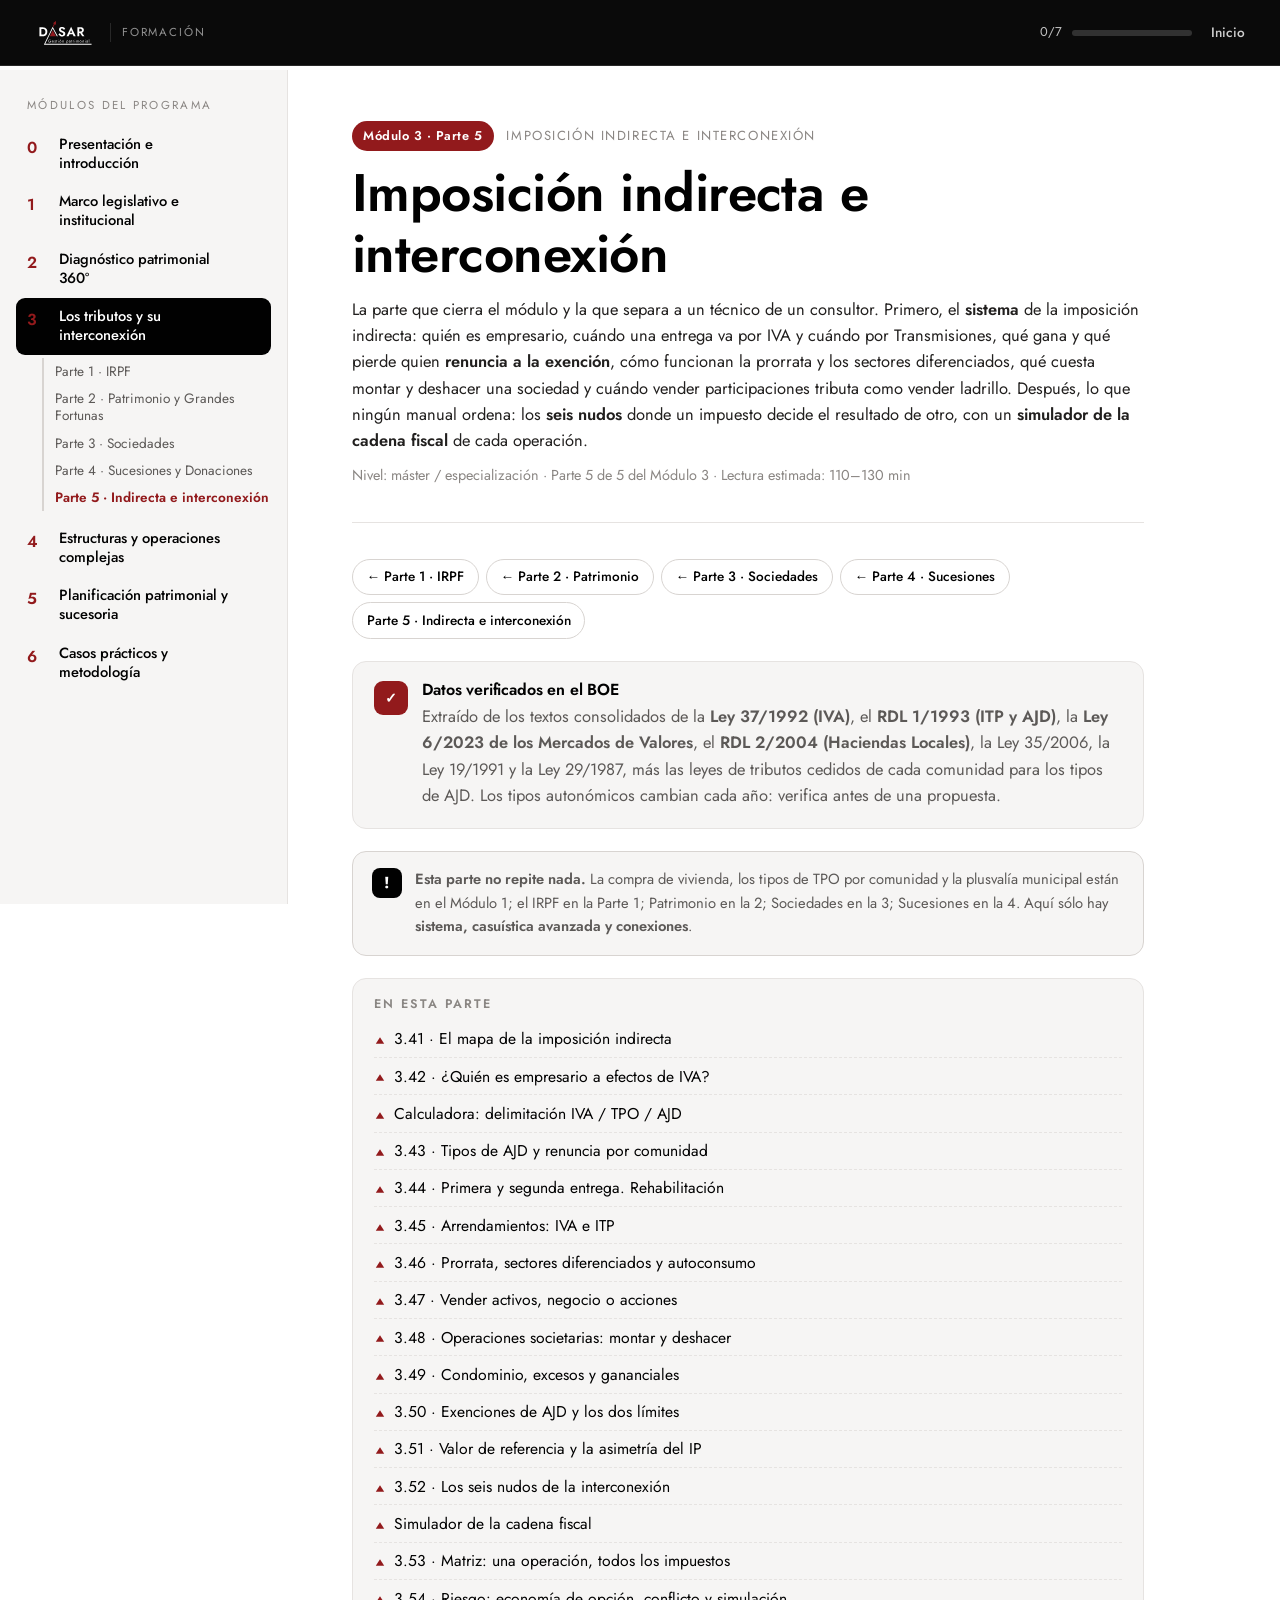
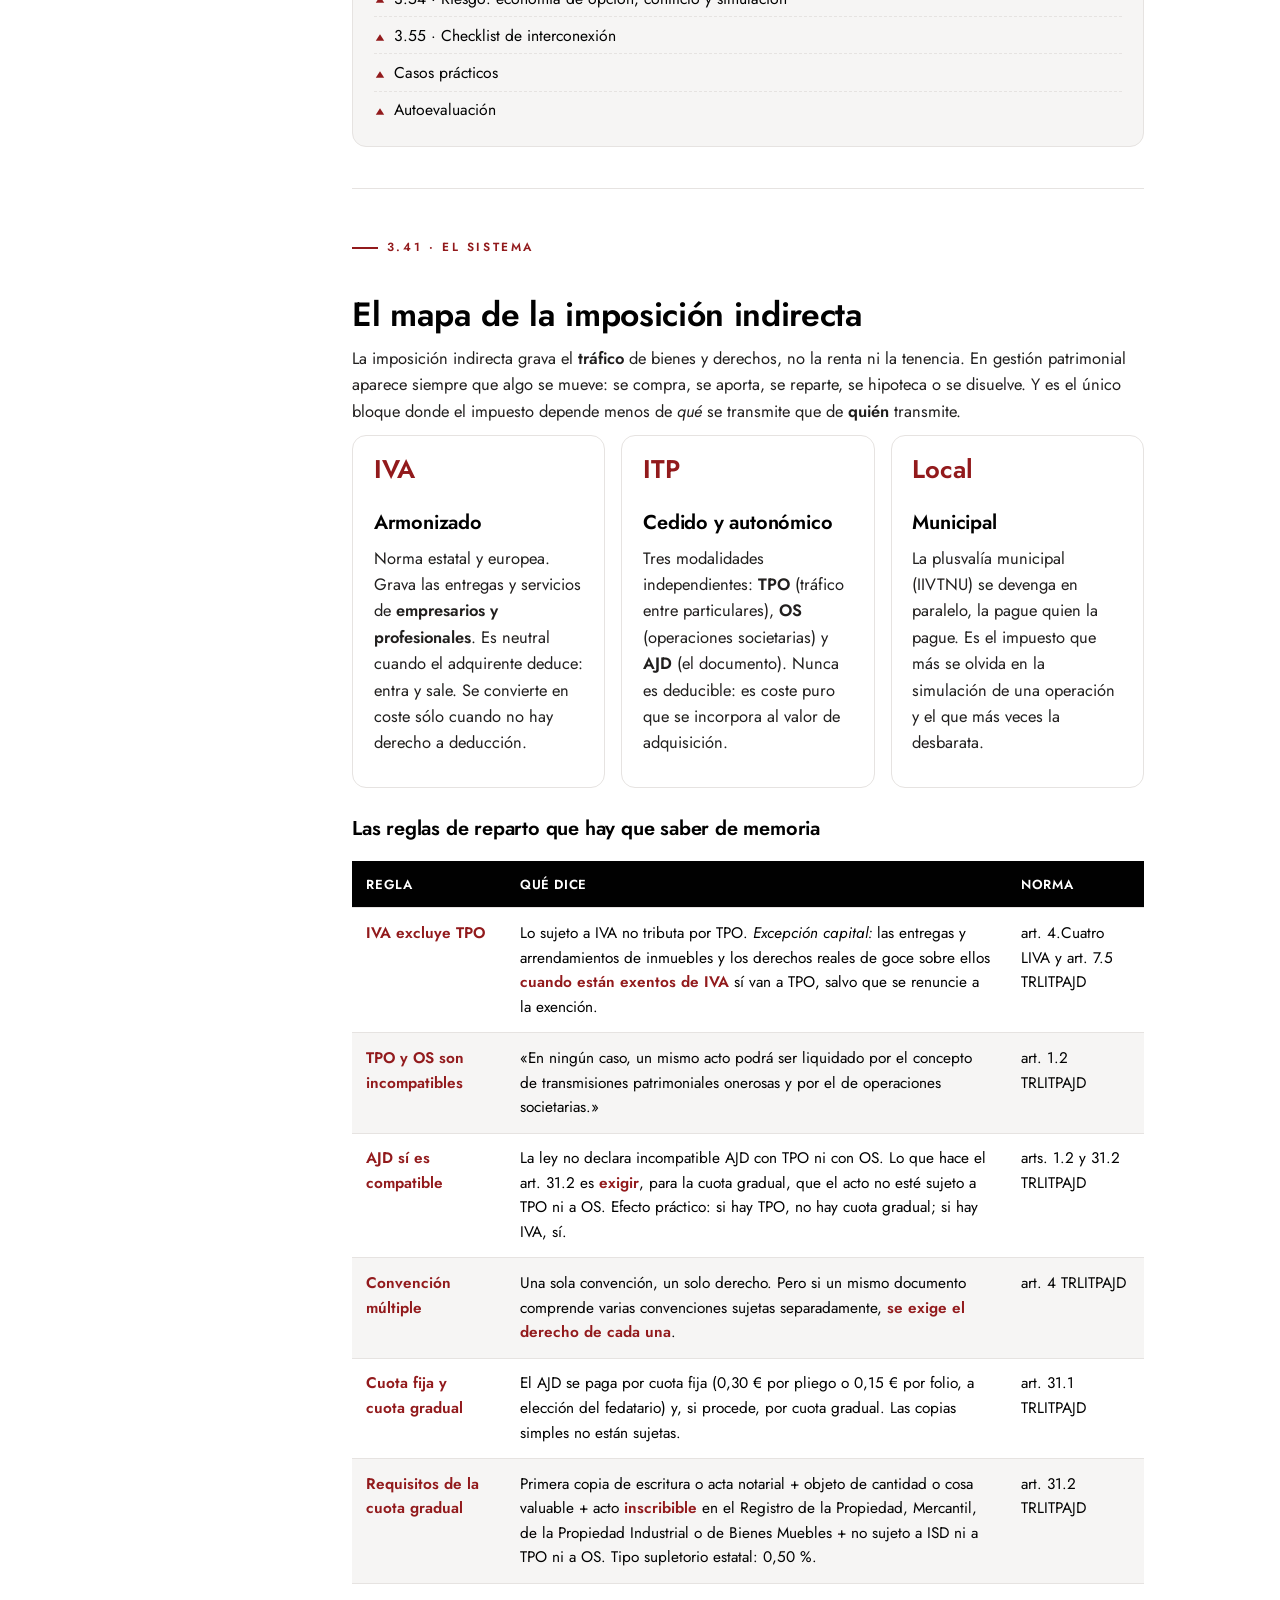
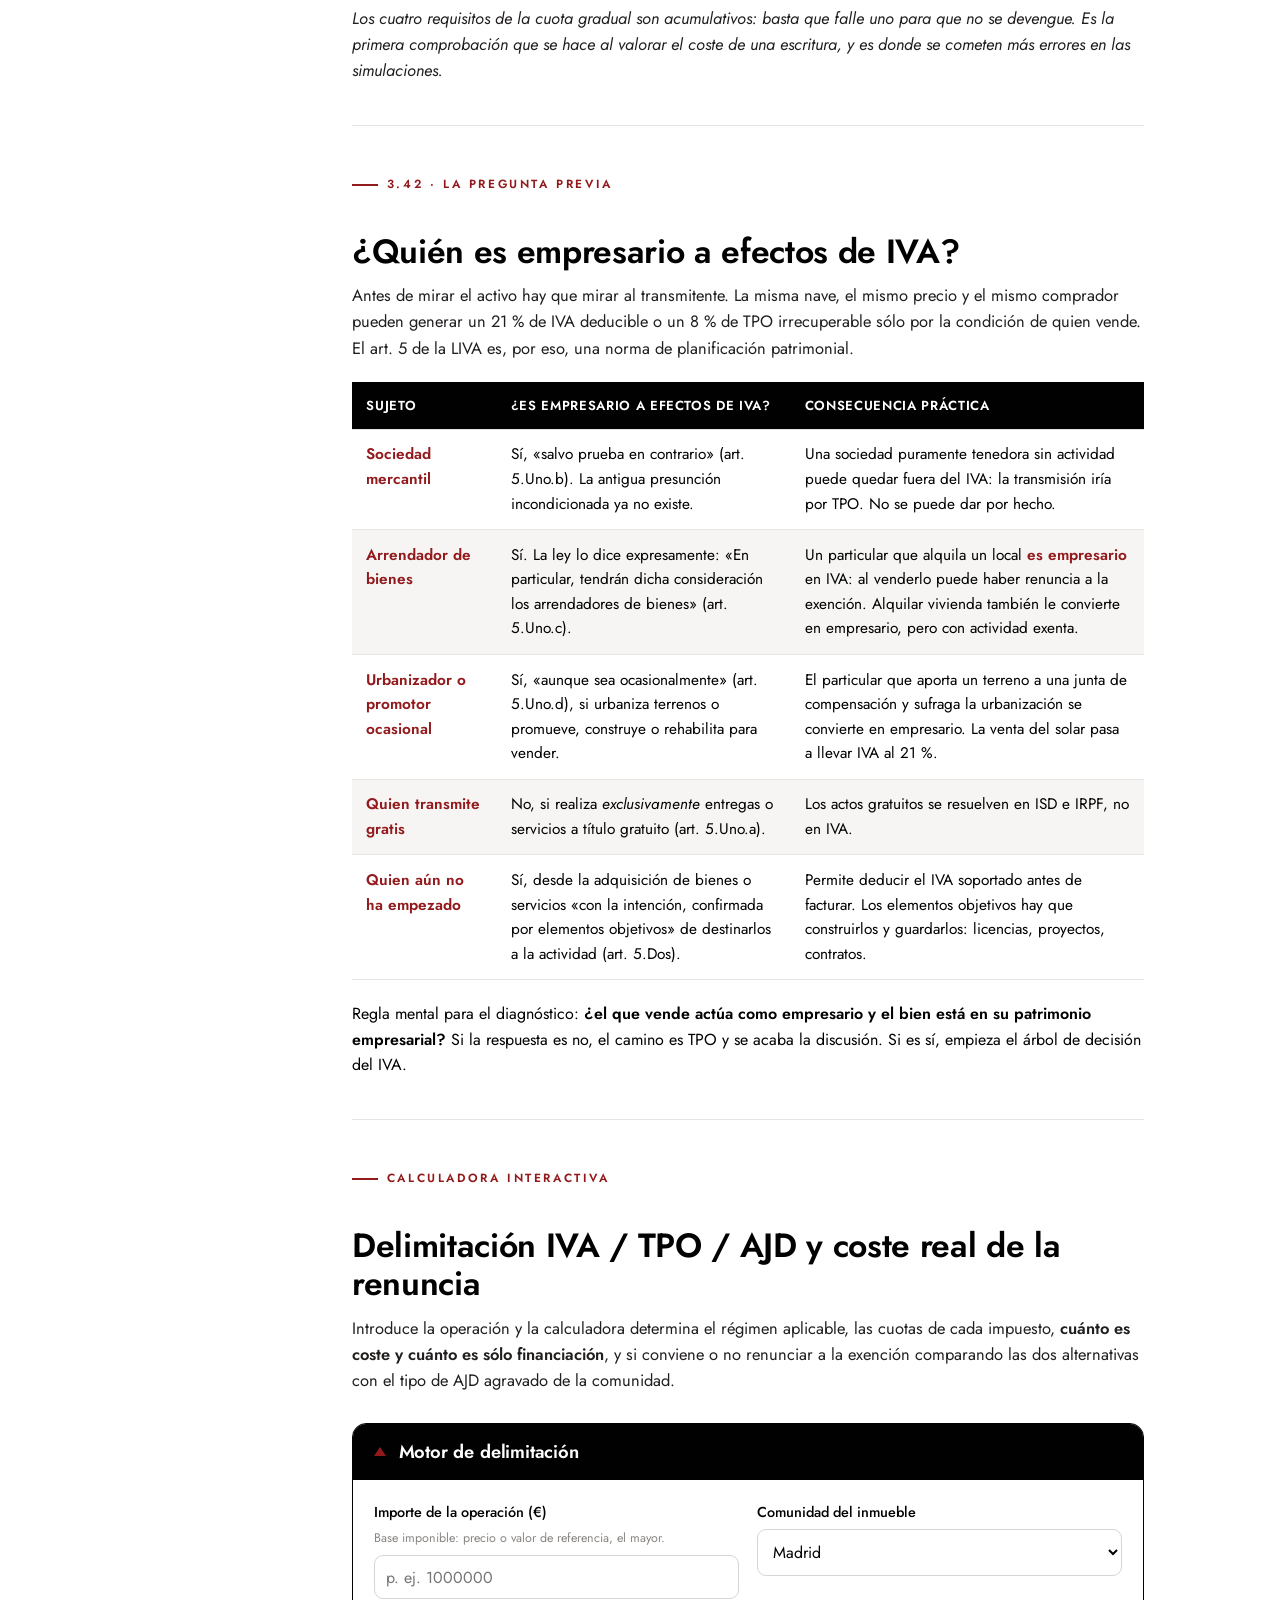
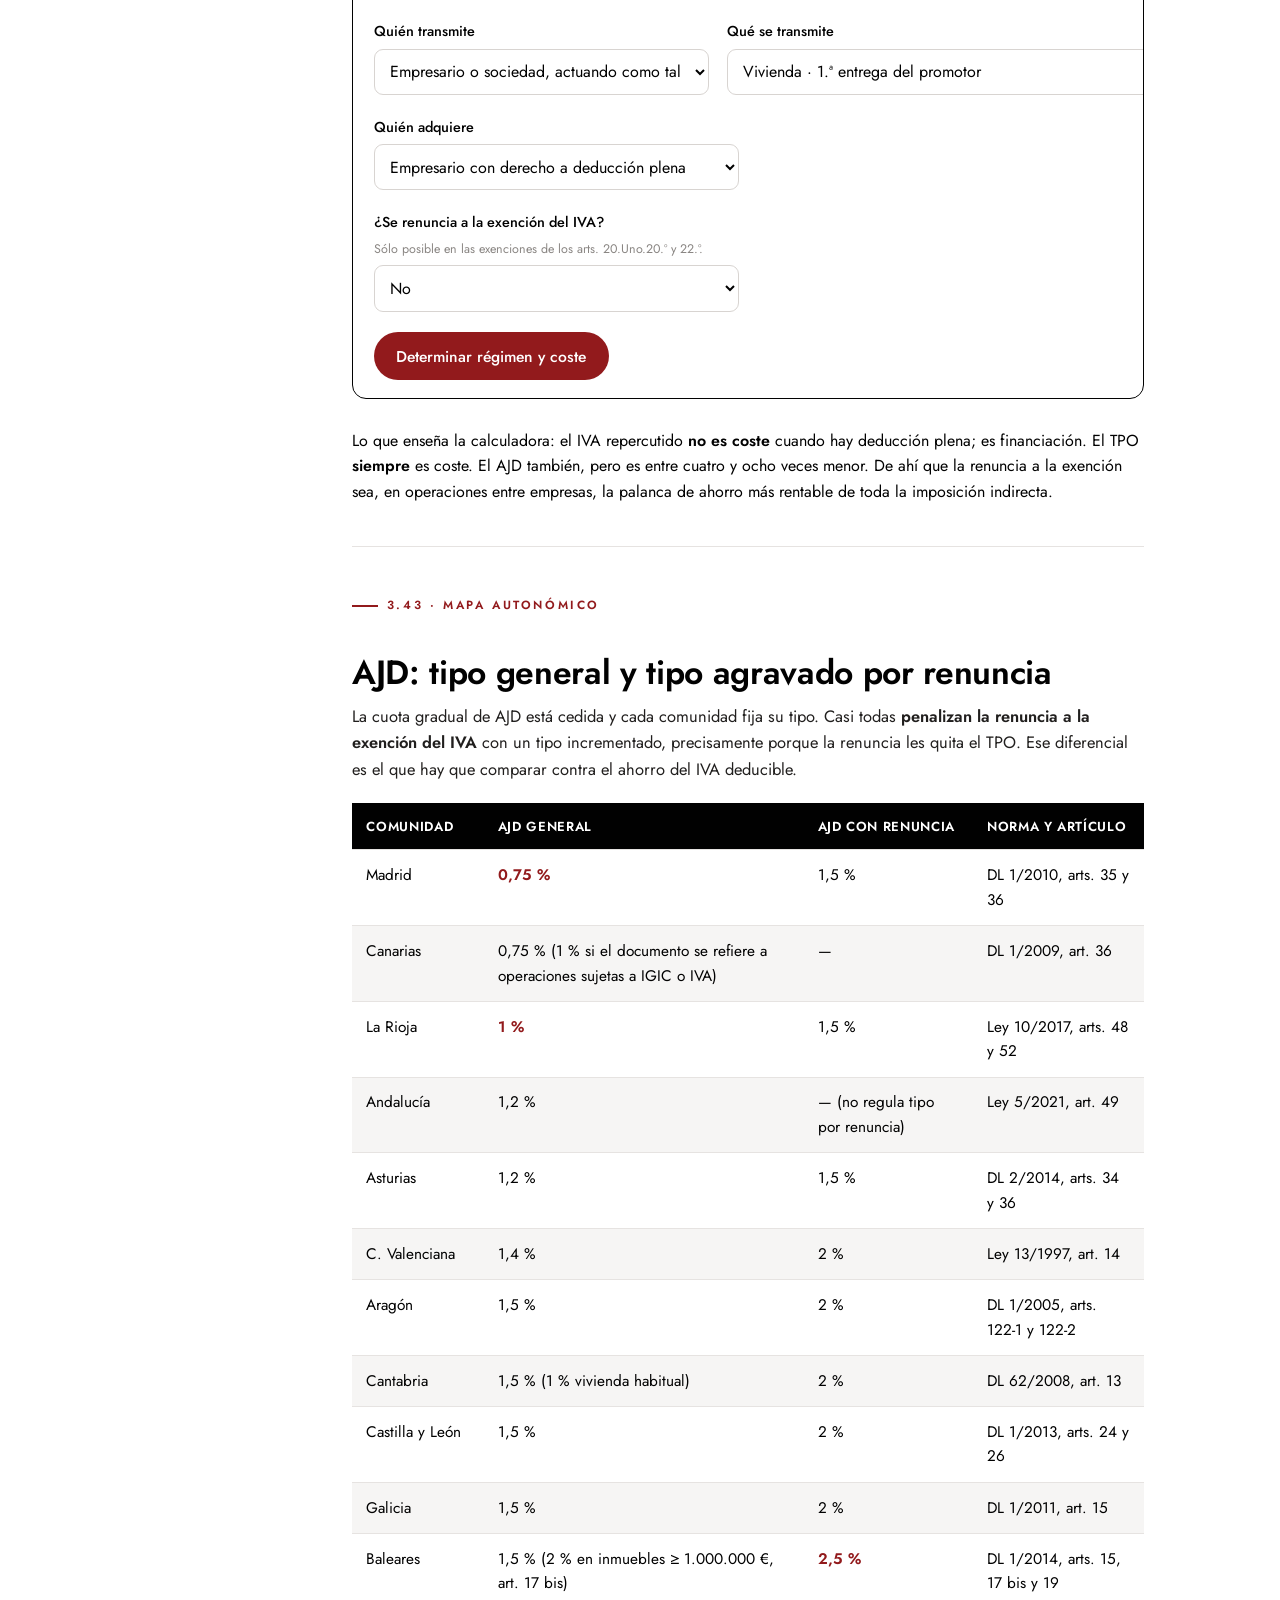
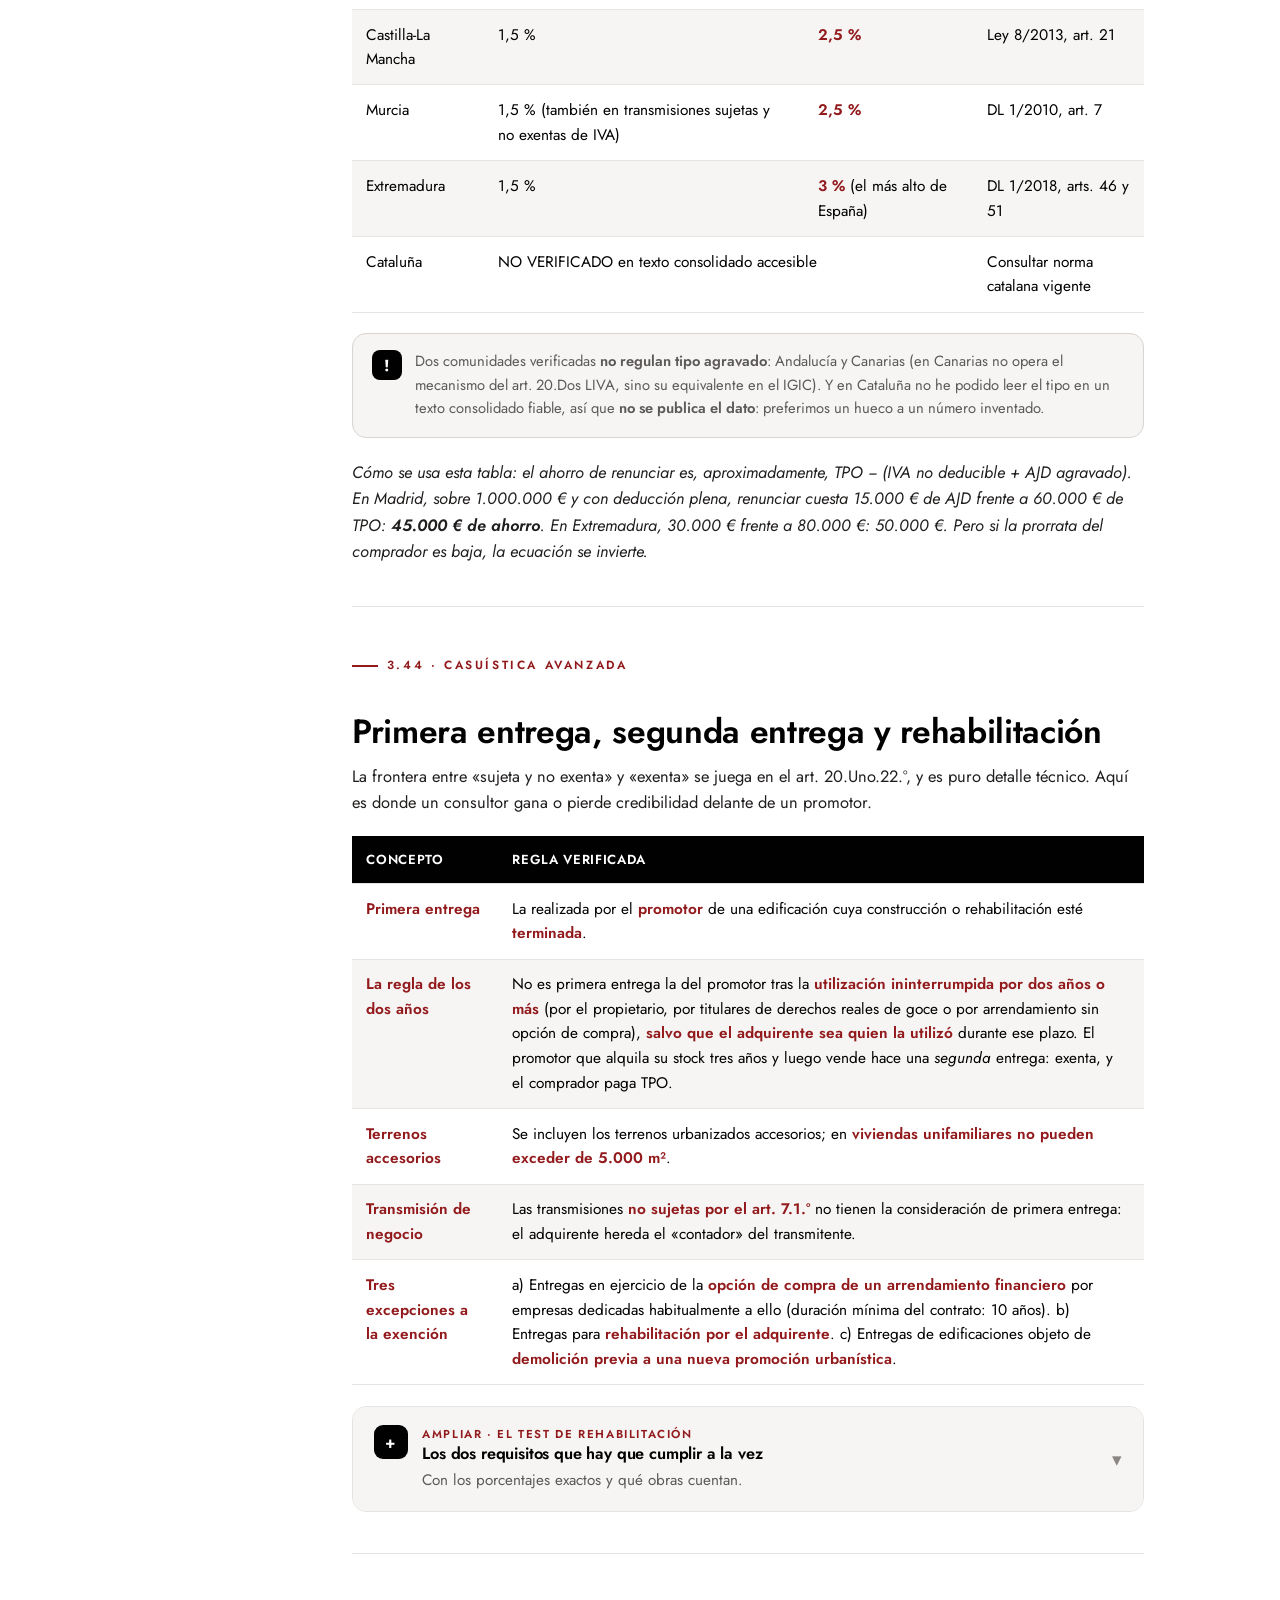
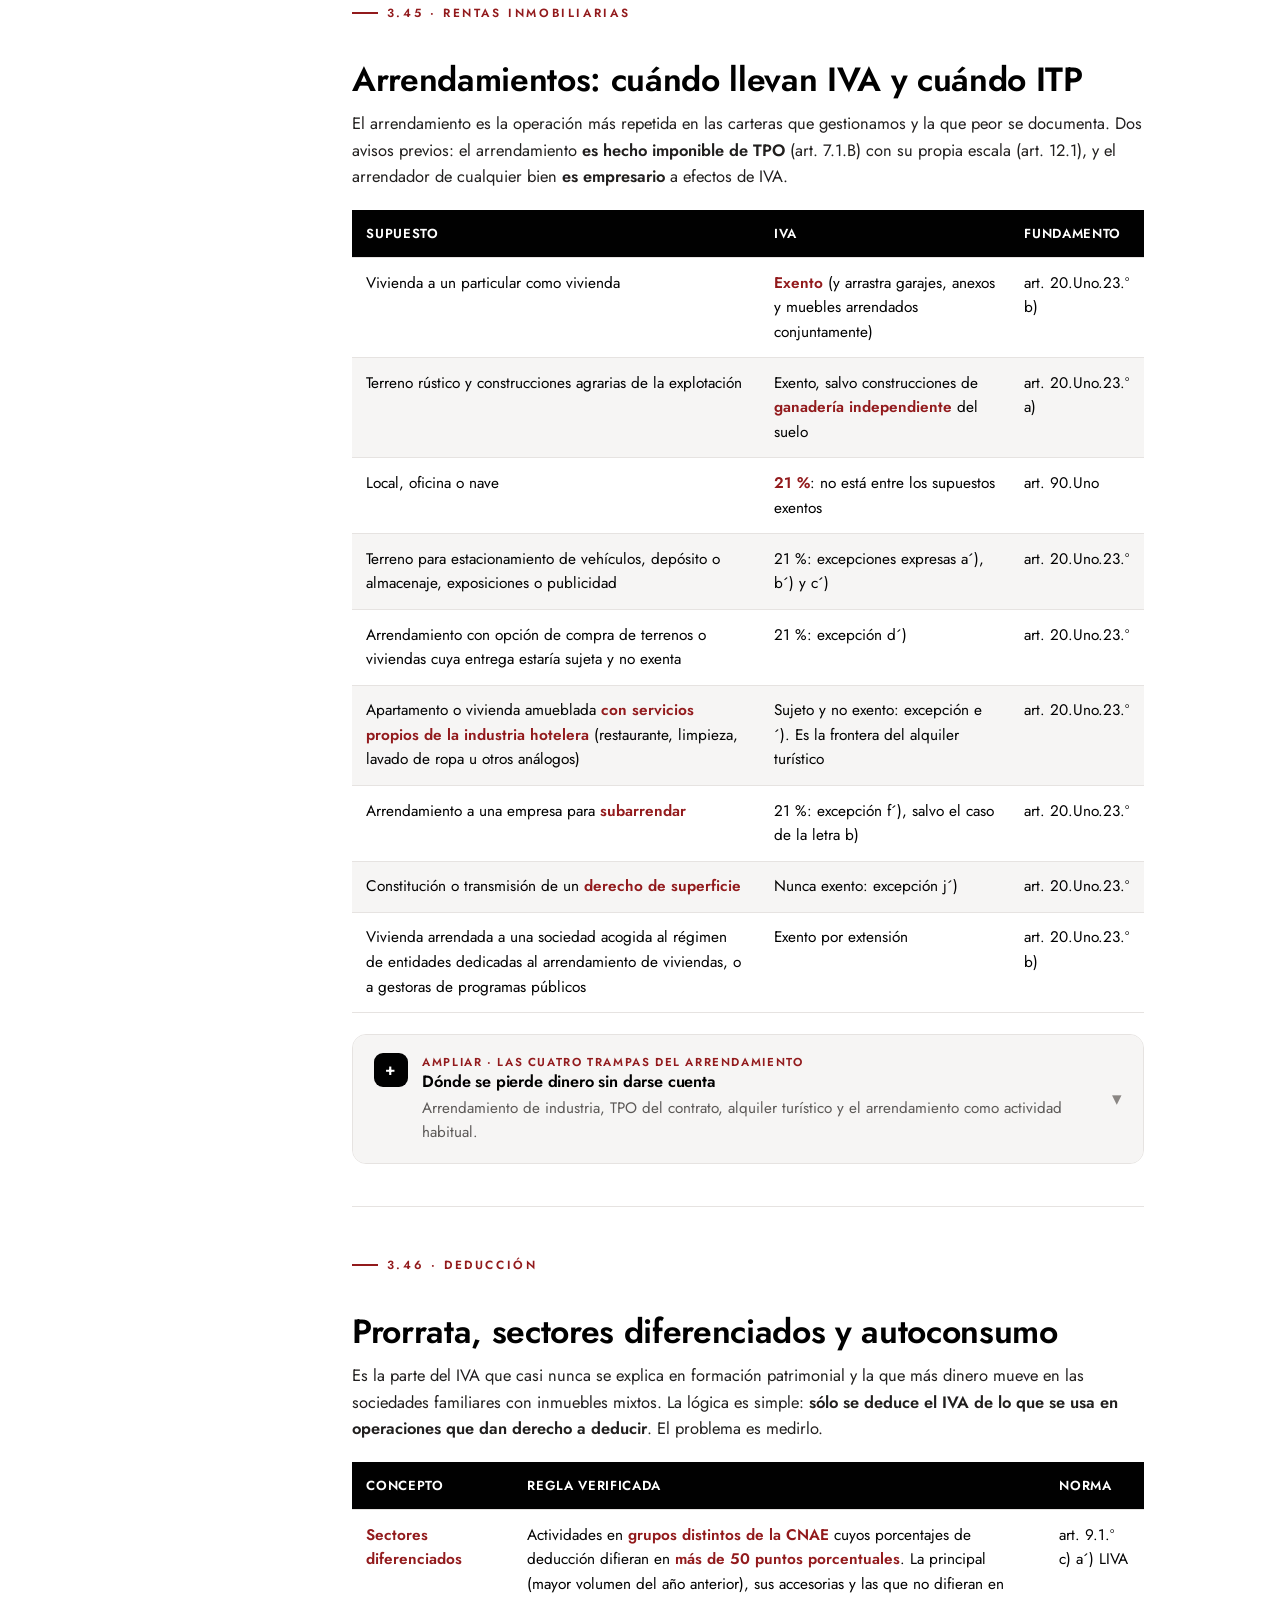
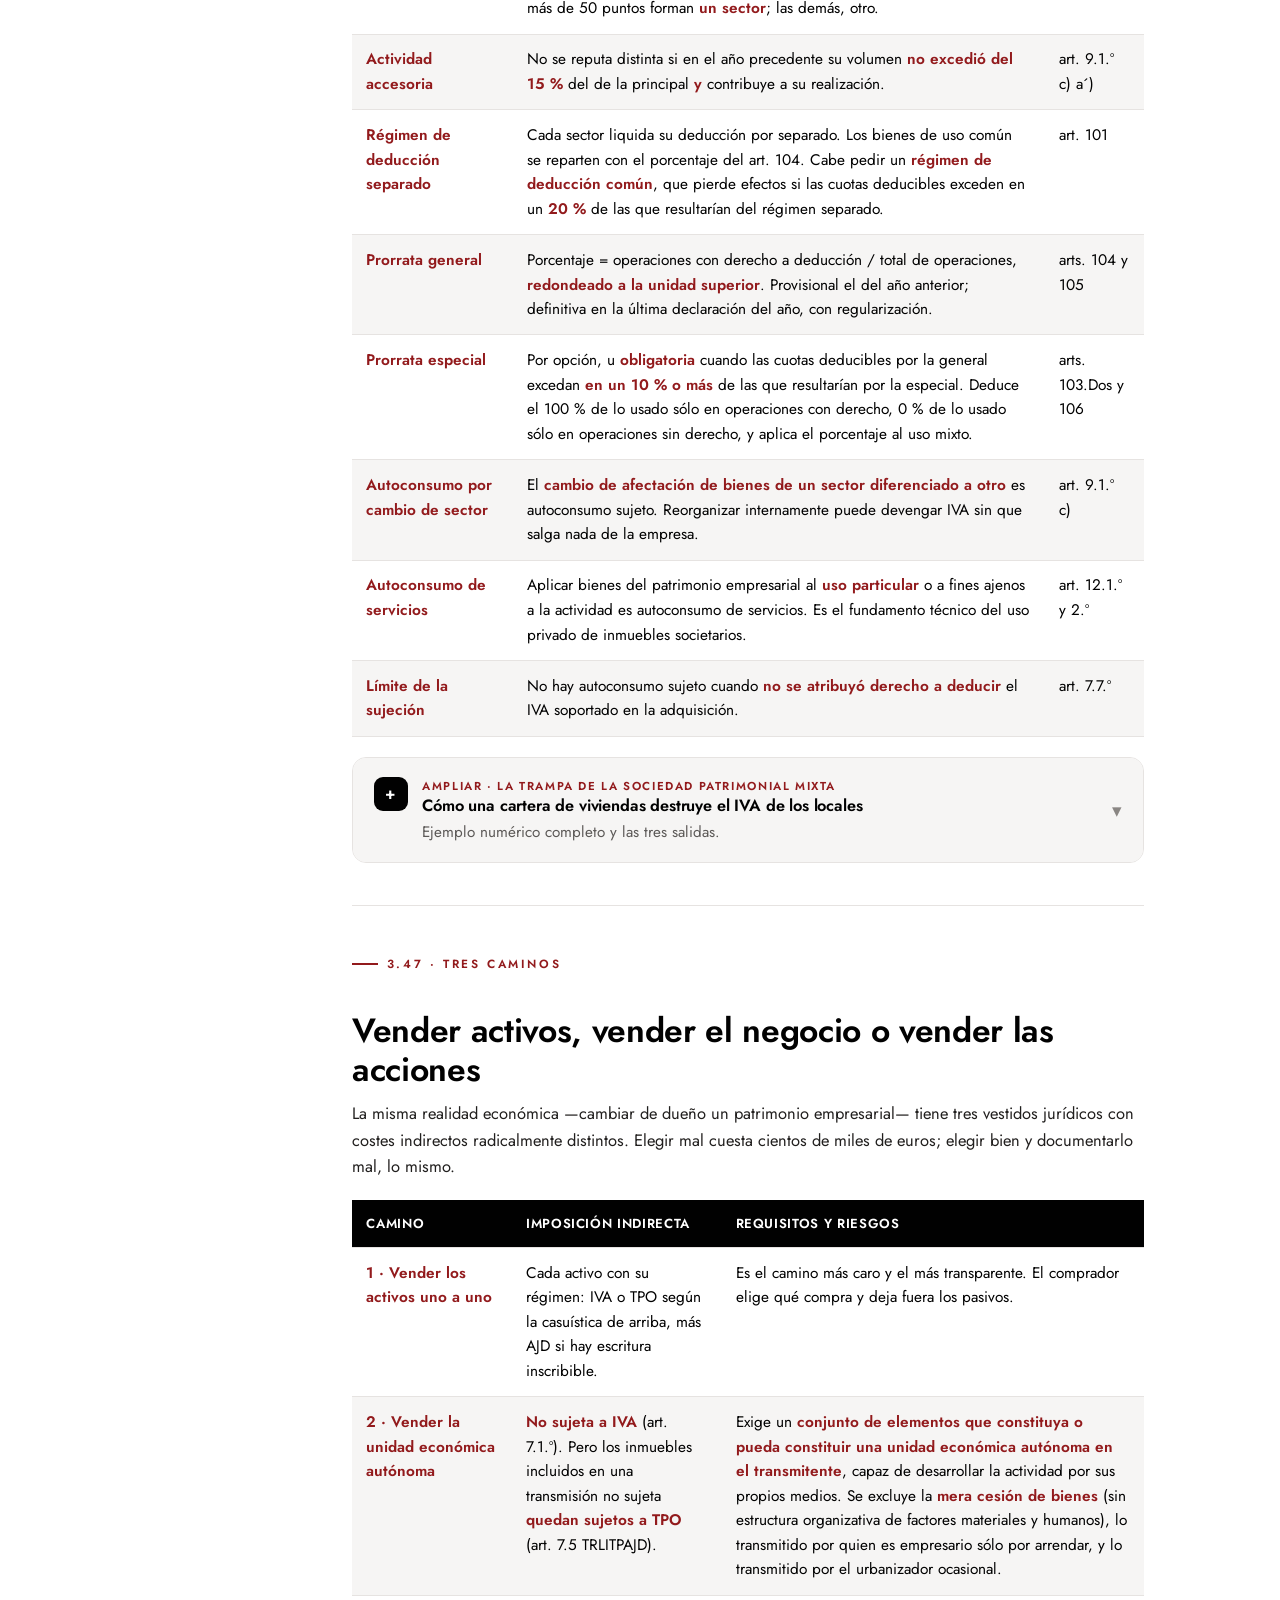
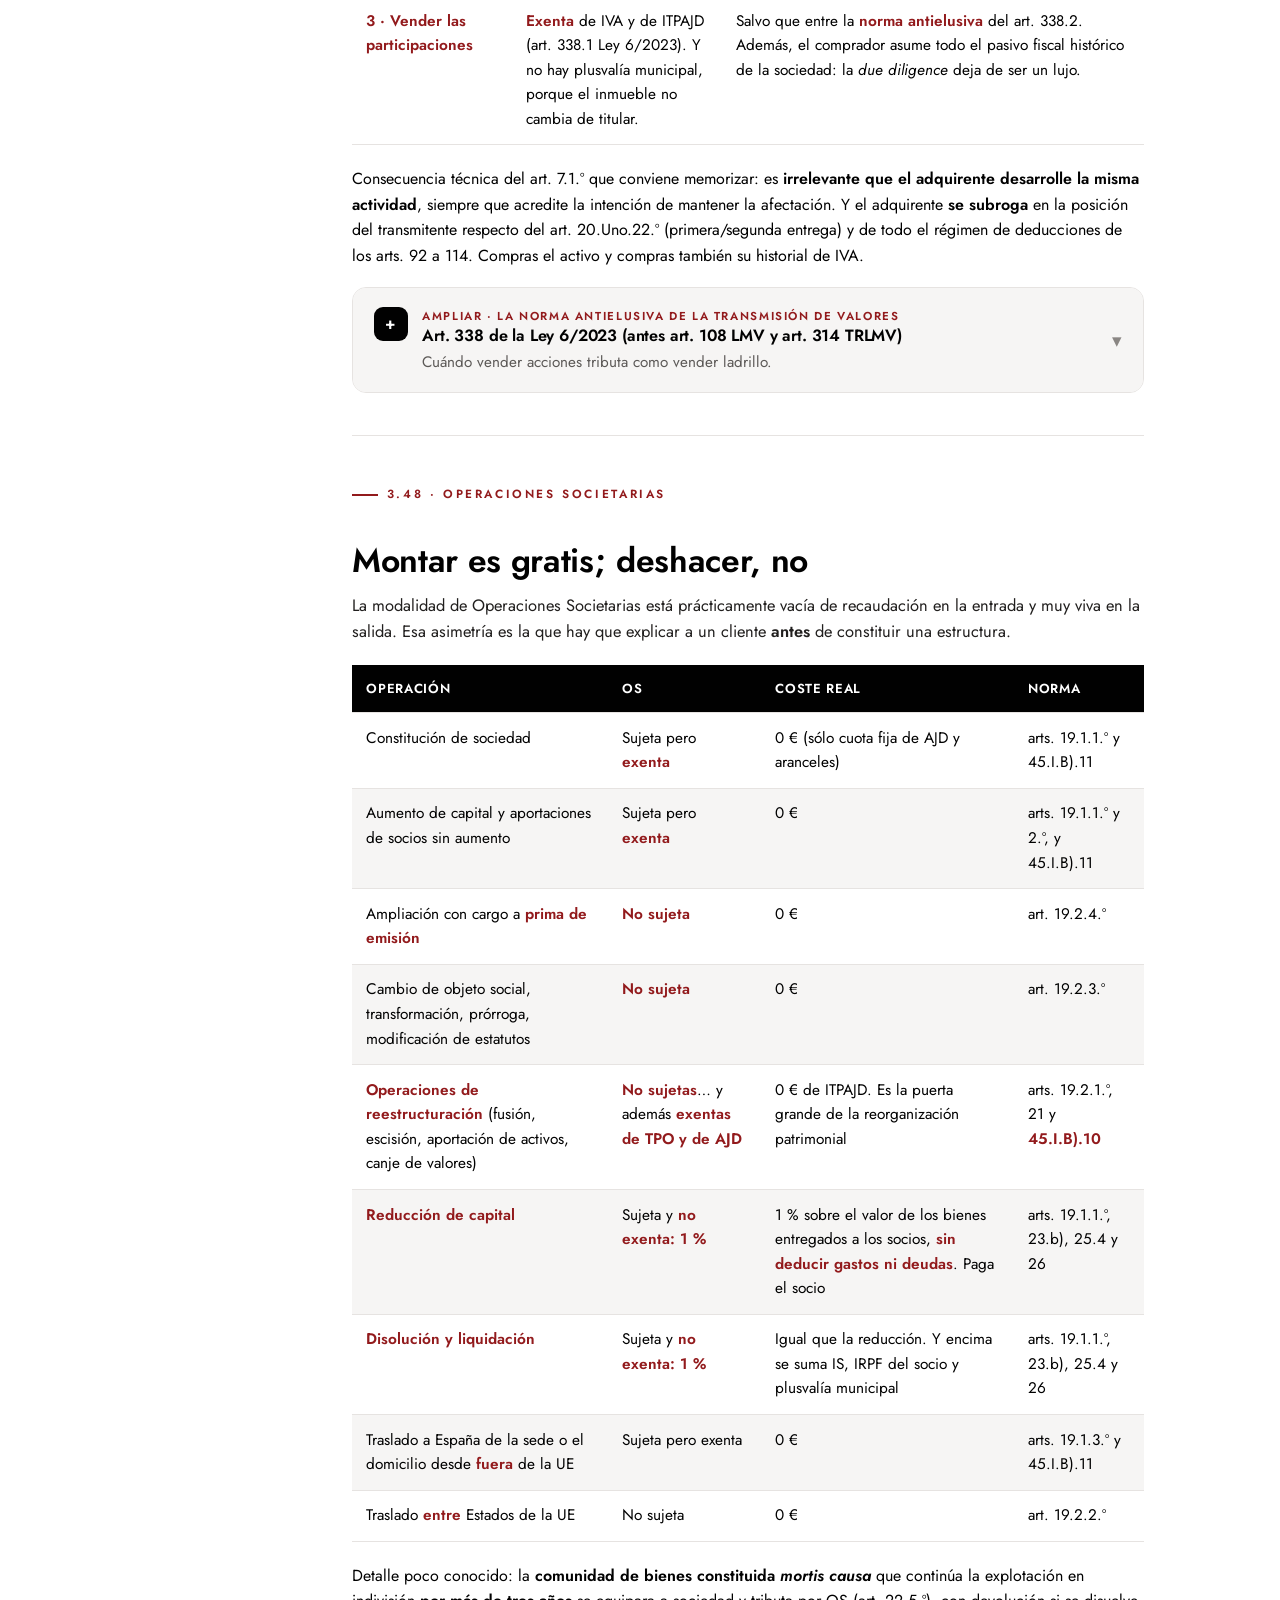
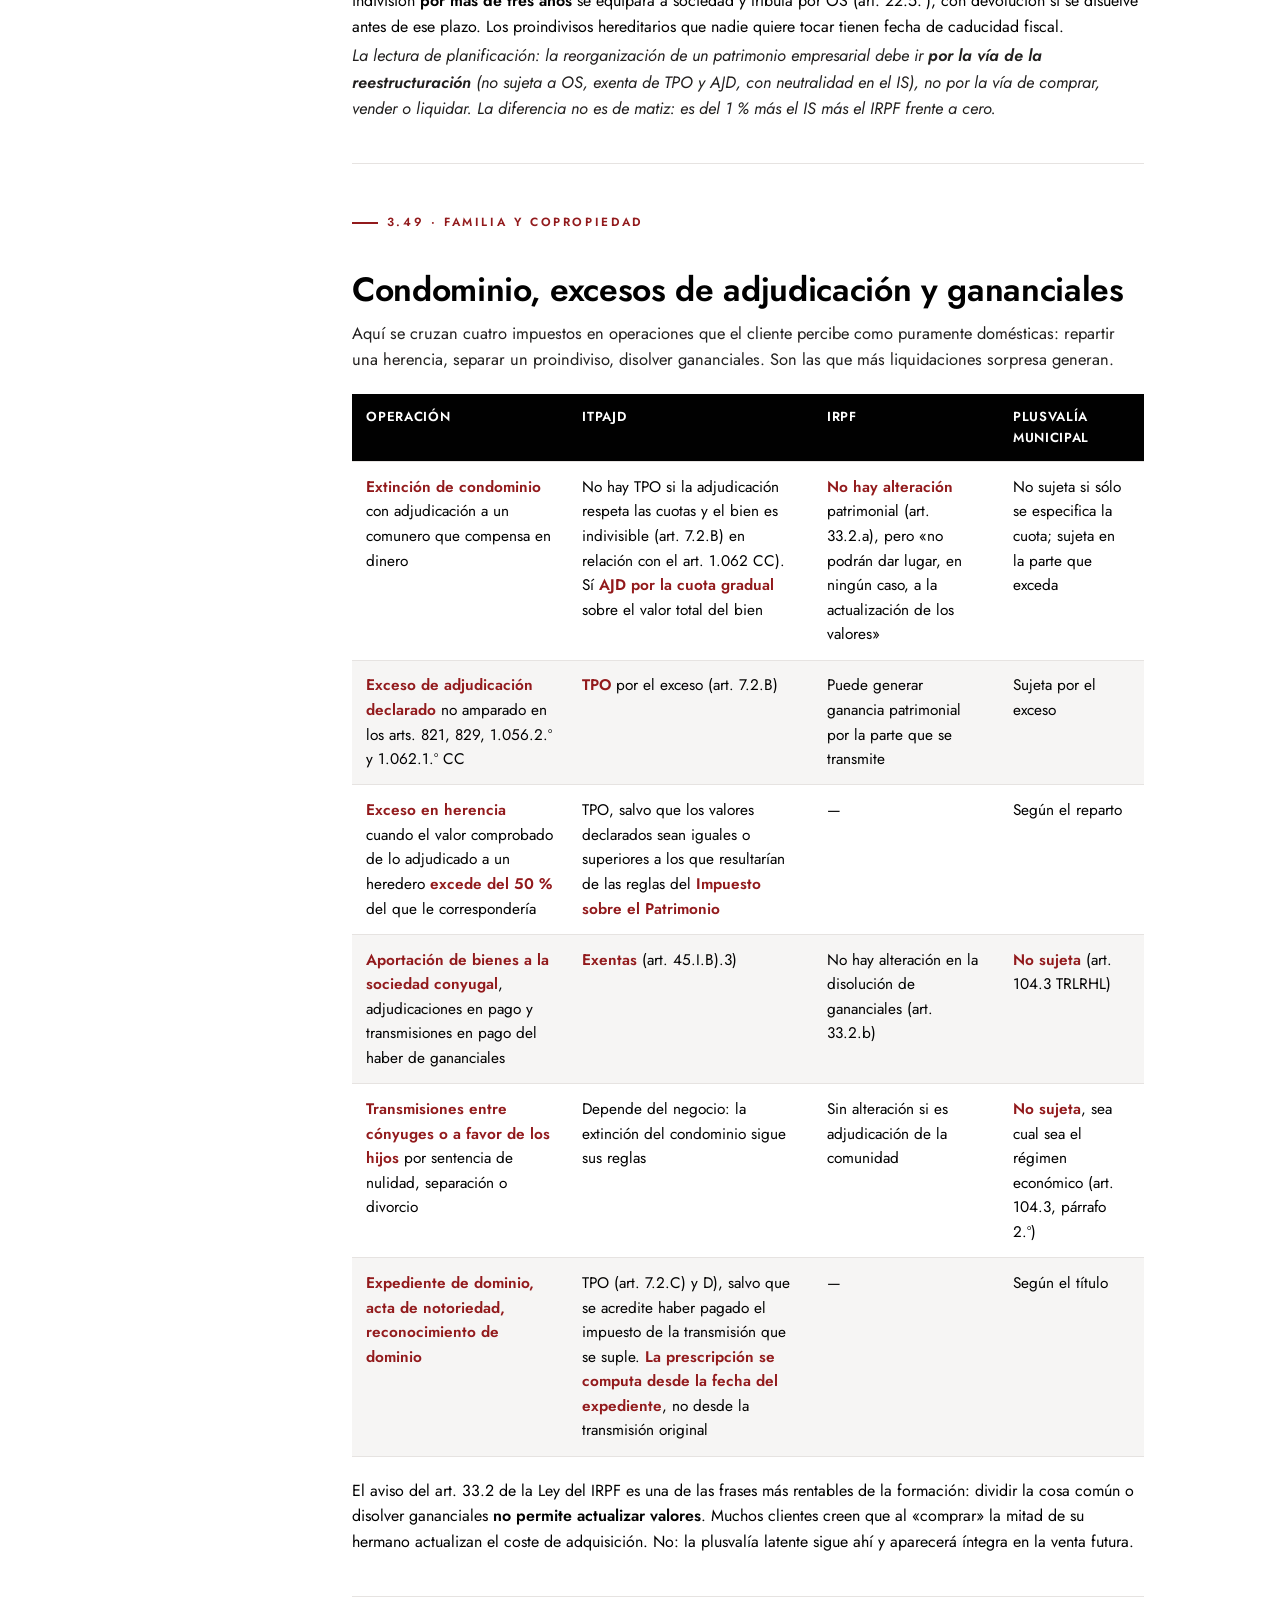
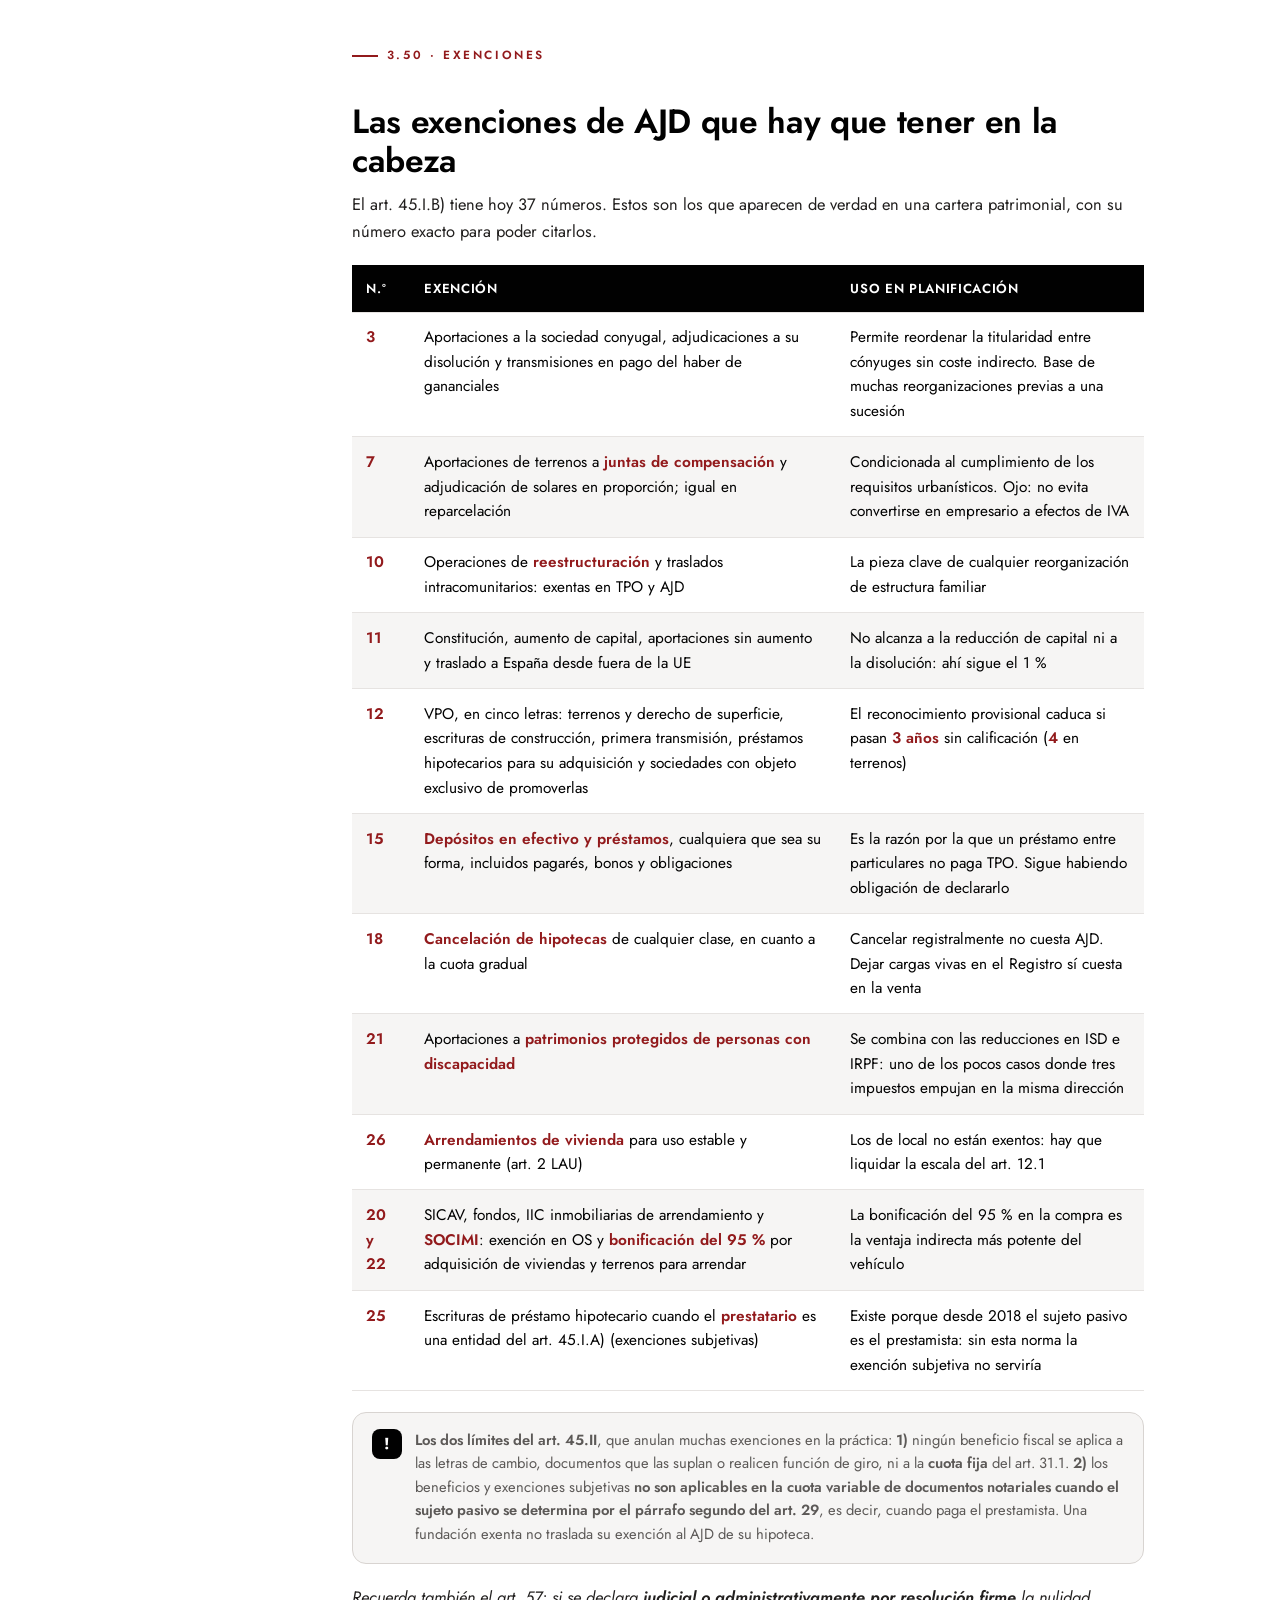
<file: modulo-3-indirecta.html>
<!DOCTYPE html>
<html lang="es">
<head>
<meta charset="UTF-8">
<meta name="viewport" content="width=device-width, initial-scale=1.0">
<meta http-equiv="Cache-Control" content="no-cache, no-store, must-revalidate">
<meta http-equiv="Pragma" content="no-cache">
<meta http-equiv="Expires" content="0">
<title>Módulo 3 · Imposición indirecta e interconexión · DASAR</title>
<meta name="description" content="Módulo 3 DASAR (parte 5): delimitación IVA-ITP-AJD con calculadora, renuncia a la exención, prorrata, operaciones societarias, art. 338 Ley 6/2023, y los seis nudos donde un impuesto decide otro, con simulador de cadena fiscal.">
<link rel="icon" href="dasar-color.svg">
<link rel="preconnect" href="https://fonts.googleapis.com">
<link rel="preconnect" href="https://fonts.gstatic.com" crossorigin>
<link href="https://fonts.googleapis.com/css2?family=Jost:ital,wght@0,400;0,500;0,600;0,700;1,400&display=swap" rel="stylesheet">
<link rel="stylesheet" href="styles.css?v=17">
</head>
<body data-current="mod3">

<header class="topbar">
  <button class="menu-toggle" aria-label="Menú"><span></span><span></span><span></span></button>
  <a class="brand" href="index.html">
    <img src="dasar-blanco.svg" alt="DASAR Gestión Patrimonial">
    <span class="tag">Formación</span>
  </a>
  <span class="spacer"></span>
  <div class="tprogress" title="Progreso del programa">
    <span data-progress-text>0/7</span>
    <span class="bar"><i data-progress-bar></i></span>
  </div>
  <a class="home-link" href="index.html">Inicio</a>
</header>
<div class="readprogress" aria-hidden="true"><i></i></div>

<div class="layout">
  <aside class="sidebar">
    <div class="side-h">Módulos del programa</div>
    <nav id="sidebar-list"></nav>
  </aside>

  <main class="content prose">

    <div class="mod-head">
      <div class="eyebrow">
        <span class="mod-badge">Módulo 3 · Parte 5</span>
        <span class="mod-meta">Imposición indirecta e interconexión</span>
      </div>
      <h1>Imposición indirecta e interconexión</h1>
      <p class="lead">La parte que cierra el módulo y la que separa a un técnico de un consultor. Primero, el <strong>sistema</strong> de la imposición indirecta: quién es empresario, cuándo una entrega va por IVA y cuándo por Transmisiones, qué gana y qué pierde quien <strong>renuncia a la exención</strong>, cómo funcionan la prorrata y los sectores diferenciados, qué cuesta montar y deshacer una sociedad y cuándo vender participaciones tributa como vender ladrillo. Después, lo que ningún manual ordena: los <strong>seis nudos</strong> donde un impuesto decide el resultado de otro, con un <strong>simulador de la cadena fiscal</strong> de cada operación.</p>
      <p style="color:var(--muted-2);font-size:.9rem">Nivel: máster / especialización · Parte 5 de 5 del Módulo 3 · Lectura estimada: 110–130 min</p>
    </div>

    <nav class="partnav" aria-label="Partes del Módulo 3">
      <a class="p" href="modulo-3.html">← Parte 1 · IRPF</a>
      <a class="p" href="modulo-3-patrimonio.html">← Parte 2 · Patrimonio</a>
      <a class="p" href="modulo-3-sociedades.html">← Parte 3 · Sociedades</a>
      <a class="p" href="modulo-3-sucesiones.html">← Parte 4 · Sucesiones</a>
      <span class="p on">Parte 5 · Indirecta e interconexión</span>
    </nav>

    <div class="callout"><div class="ic">✓</div><div class="ct"><h4>Datos verificados en el BOE</h4><p>Extraído de los textos consolidados de la <strong>Ley 37/1992 (IVA)</strong>, el <strong>RDL 1/1993 (ITP y AJD)</strong>, la <strong>Ley 6/2023 de los Mercados de Valores</strong>, el <strong>RDL 2/2004 (Haciendas Locales)</strong>, la Ley 35/2006, la Ley 19/1991 y la Ley 29/1987, más las leyes de tributos cedidos de cada comunidad para los tipos de AJD. Los tipos autonómicos cambian cada año: verifica antes de una propuesta.</p></div></div>

    <div class="warnbox"><div class="ic">!</div><p><strong>Esta parte no repite nada.</strong> La compra de vivienda, los tipos de TPO por comunidad y la plusvalía municipal están en el Módulo 1; el IRPF en la Parte 1; Patrimonio en la 2; Sociedades en la 3; Sucesiones en la 4. Aquí sólo hay <strong>sistema, casuística avanzada y conexiones</strong>.</p></div>

    <div class="toc">
      <h4>En esta parte</h4>
      <a href="#s1"><span class="tri"></span>3.41 · El mapa de la imposición indirecta</a>
      <a href="#s2"><span class="tri"></span>3.42 · ¿Quién es empresario a efectos de IVA?</a>
      <a href="#calc1"><span class="tri"></span>Calculadora: delimitación IVA / TPO / AJD</a>
      <a href="#s3"><span class="tri"></span>3.43 · Tipos de AJD y renuncia por comunidad</a>
      <a href="#s4"><span class="tri"></span>3.44 · Primera y segunda entrega. Rehabilitación</a>
      <a href="#s5"><span class="tri"></span>3.45 · Arrendamientos: IVA e ITP</a>
      <a href="#s6"><span class="tri"></span>3.46 · Prorrata, sectores diferenciados y autoconsumo</a>
      <a href="#s7"><span class="tri"></span>3.47 · Vender activos, negocio o acciones</a>
      <a href="#s8"><span class="tri"></span>3.48 · Operaciones societarias: montar y deshacer</a>
      <a href="#s9"><span class="tri"></span>3.49 · Condominio, excesos y gananciales</a>
      <a href="#s10"><span class="tri"></span>3.50 · Exenciones de AJD y los dos límites</a>
      <a href="#s11"><span class="tri"></span>3.51 · Valor de referencia y la asimetría del IP</a>
      <a href="#nudos"><span class="tri"></span>3.52 · Los seis nudos de la interconexión</a>
      <a href="#calc2"><span class="tri"></span>Simulador de la cadena fiscal</a>
      <a href="#s12"><span class="tri"></span>3.53 · Matriz: una operación, todos los impuestos</a>
      <a href="#s13"><span class="tri"></span>3.54 · Riesgo: economía de opción, conflicto y simulación</a>
      <a href="#s14"><span class="tri"></span>3.55 · Checklist de interconexión</a>
      <a href="#casos"><span class="tri"></span>Casos prácticos</a>
      <a href="#quiz"><span class="tri"></span>Autoevaluación</a>
    </div>

    <hr class="divider">

    <!-- 3.41 -->
    <section id="s1" class="reveal">
      <span class="kicker">3.41 · El sistema</span>
      <h2>El mapa de la imposición indirecta</h2>
      <p>La imposición indirecta grava el <strong>tráfico</strong> de bienes y derechos, no la renta ni la tenencia. En gestión patrimonial aparece siempre que algo se mueve: se compra, se aporta, se reparte, se hipoteca o se disuelve. Y es el único bloque donde el impuesto depende menos de <em>qué</em> se transmite que de <strong>quién</strong> transmite.</p>
      <div class="grid grid-3">
        <div class="card"><div class="num">IVA</div><h3>Armonizado</h3><p>Norma estatal y europea. Grava las entregas y servicios de <strong>empresarios y profesionales</strong>. Es neutral cuando el adquirente deduce: entra y sale. Se convierte en coste sólo cuando no hay derecho a deducción.</p></div>
        <div class="card"><div class="num">ITP</div><h3>Cedido y autonómico</h3><p>Tres modalidades independientes: <strong>TPO</strong> (tráfico entre particulares), <strong>OS</strong> (operaciones societarias) y <strong>AJD</strong> (el documento). Nunca es deducible: es coste puro que se incorpora al valor de adquisición.</p></div>
        <div class="card"><div class="num">Local</div><h3>Municipal</h3><p>La plusvalía municipal (IIVTNU) se devenga en paralelo, la pague quien la pague. Es el impuesto que más se olvida en la simulación de una operación y el que más veces la desbarata.</p></div>
      </div>

      <h3>Las reglas de reparto que hay que saber de memoria</h3>
      <table class="tbl">
        <thead><tr><th>Regla</th><th>Qué dice</th><th>Norma</th></tr></thead>
        <tbody>
          <tr><td><strong>IVA excluye TPO</strong></td><td>Lo sujeto a IVA no tributa por TPO. <em>Excepción capital:</em> las entregas y arrendamientos de inmuebles y los derechos reales de goce sobre ellos <strong>cuando están exentos de IVA</strong> sí van a TPO, salvo que se renuncie a la exención.</td><td>art. 4.Cuatro LIVA y art. 7.5 TRLITPAJD</td></tr>
          <tr><td><strong>TPO y OS son incompatibles</strong></td><td>«En ningún caso, un mismo acto podrá ser liquidado por el concepto de transmisiones patrimoniales onerosas y por el de operaciones societarias.»</td><td>art. 1.2 TRLITPAJD</td></tr>
          <tr><td><strong>AJD sí es compatible</strong></td><td>La ley no declara incompatible AJD con TPO ni con OS. Lo que hace el art. 31.2 es <strong>exigir</strong>, para la cuota gradual, que el acto no esté sujeto a TPO ni a OS. Efecto práctico: si hay TPO, no hay cuota gradual; si hay IVA, sí.</td><td>arts. 1.2 y 31.2 TRLITPAJD</td></tr>
          <tr><td><strong>Convención múltiple</strong></td><td>Una sola convención, un solo derecho. Pero si un mismo documento comprende varias convenciones sujetas separadamente, <strong>se exige el derecho de cada una</strong>.</td><td>art. 4 TRLITPAJD</td></tr>
          <tr><td><strong>Cuota fija y cuota gradual</strong></td><td>El AJD se paga por cuota fija (0,30 € por pliego o 0,15 € por folio, a elección del fedatario) y, si procede, por cuota gradual. Las copias simples no están sujetas.</td><td>art. 31.1 TRLITPAJD</td></tr>
          <tr><td><strong>Requisitos de la cuota gradual</strong></td><td>Primera copia de escritura o acta notarial + objeto de cantidad o cosa valuable + acto <strong>inscribible</strong> en el Registro de la Propiedad, Mercantil, de la Propiedad Industrial o de Bienes Muebles + no sujeto a ISD ni a TPO ni a OS. Tipo supletorio estatal: 0,50 %.</td><td>art. 31.2 TRLITPAJD</td></tr>
        </tbody>
      </table>
      <p class="libnote">Los cuatro requisitos de la cuota gradual son acumulativos: basta que falle uno para que no se devengue. Es la primera comprobación que se hace al valorar el coste de una escritura, y es donde se cometen más errores en las simulaciones.</p>
    </section>

    <hr class="divider">

    <!-- 3.42 -->
    <section id="s2" class="reveal">
      <span class="kicker">3.42 · La pregunta previa</span>
      <h2>¿Quién es empresario a efectos de IVA?</h2>
      <p>Antes de mirar el activo hay que mirar al transmitente. La misma nave, el mismo precio y el mismo comprador pueden generar un 21 % de IVA deducible o un 8 % de TPO irrecuperable sólo por la condición de quien vende. El art. 5 de la LIVA es, por eso, una norma de planificación patrimonial.</p>
      <table class="tbl">
        <thead><tr><th>Sujeto</th><th>¿Es empresario a efectos de IVA?</th><th>Consecuencia práctica</th></tr></thead>
        <tbody>
          <tr><td><strong>Sociedad mercantil</strong></td><td>Sí, «salvo prueba en contrario» (art. 5.Uno.b). La antigua presunción incondicionada ya no existe.</td><td>Una sociedad puramente tenedora sin actividad puede quedar fuera del IVA: la transmisión iría por TPO. No se puede dar por hecho.</td></tr>
          <tr><td><strong>Arrendador de bienes</strong></td><td>Sí. La ley lo dice expresamente: «En particular, tendrán dicha consideración los arrendadores de bienes» (art. 5.Uno.c).</td><td>Un particular que alquila un local <strong>es empresario</strong> en IVA: al venderlo puede haber renuncia a la exención. Alquilar vivienda también le convierte en empresario, pero con actividad exenta.</td></tr>
          <tr><td><strong>Urbanizador o promotor ocasional</strong></td><td>Sí, «aunque sea ocasionalmente» (art. 5.Uno.d), si urbaniza terrenos o promueve, construye o rehabilita para vender.</td><td>El particular que aporta un terreno a una junta de compensación y sufraga la urbanización se convierte en empresario. La venta del solar pasa a llevar IVA al 21 %.</td></tr>
          <tr><td><strong>Quien transmite gratis</strong></td><td>No, si realiza <em>exclusivamente</em> entregas o servicios a título gratuito (art. 5.Uno.a).</td><td>Los actos gratuitos se resuelven en ISD e IRPF, no en IVA.</td></tr>
          <tr><td><strong>Quien aún no ha empezado</strong></td><td>Sí, desde la adquisición de bienes o servicios «con la intención, confirmada por elementos objetivos» de destinarlos a la actividad (art. 5.Dos).</td><td>Permite deducir el IVA soportado antes de facturar. Los elementos objetivos hay que construirlos y guardarlos: licencias, proyectos, contratos.</td></tr>
        </tbody>
      </table>
      <div class="flag">Regla mental para el diagnóstico: <strong>¿el que vende actúa como empresario y el bien está en su patrimonio empresarial?</strong> Si la respuesta es no, el camino es TPO y se acaba la discusión. Si es sí, empieza el árbol de decisión del IVA.</div>
    </section>

    <hr class="divider">

    <!-- CALCULADORA 1 -->
    <section id="calc1" class="reveal">
      <span class="kicker">Calculadora interactiva</span>
      <h2>Delimitación IVA / TPO / AJD y coste real de la renuncia</h2>
      <p>Introduce la operación y la calculadora determina el régimen aplicable, las cuotas de cada impuesto, <strong>cuánto es coste y cuánto es sólo financiación</strong>, y si conviene o no renunciar a la exención comparando las dos alternativas con el tipo de AJD agravado de la comunidad.</p>
      <div class="calc rcalc indirecta">
        <div class="calc-head"><span class="tri"></span><h3>Motor de delimitación</h3></div>
        <div class="calc-grid">
          <div class="fld"><label for="x-importe">Importe de la operación (€)</label><small>Base imponible: precio o valor de referencia, el mayor.</small><input id="x-importe" data-x-importe type="number" min="0" step="10000" placeholder="p. ej. 1000000"></div>
          <div class="fld"><label for="x-ccaa">Comunidad del inmueble</label><select id="x-ccaa" data-x-ccaa></select></div>
        </div>
        <div class="calc-grid" style="padding-top:0">
          <div class="fld"><label for="x-trans">Quién transmite</label>
            <select id="x-trans" data-x-trans>
              <option value="empresario">Empresario o sociedad, actuando como tal</option>
              <option value="particular">Particular (fuera de actividad económica)</option>
            </select>
          </div>
          <div class="fld"><label for="x-activo">Qué se transmite</label><select id="x-activo" data-x-activo></select></div>
        </div>
        <div class="calc-grid" style="padding-top:0">
          <div class="fld"><label for="x-adq">Quién adquiere</label>
            <select id="x-adq" data-x-adq>
              <option value="emp_total">Empresario con derecho a deducción plena</option>
              <option value="emp_parcial">Empresario con prorrata (deducción parcial)</option>
              <option value="particular">Particular o entidad sin derecho a deducción</option>
            </select>
          </div>
          <div class="fld" data-x-wrap-prorrata style="display:none"><label for="x-prorrata">Porcentaje de prorrata (%)</label><small>Porcentaje de deducción del art. 104.</small><input id="x-prorrata" data-x-prorrata type="number" min="0" max="100" step="5" placeholder="p. ej. 40"></div>
        </div>
        <div class="calc-grid" style="padding-top:0">
          <div class="fld"><label for="x-renuncia">¿Se renuncia a la exención del IVA?</label><small>Sólo posible en las exenciones de los arts. 20.Uno.20.º y 22.º.</small>
            <select id="x-renuncia" data-x-renuncia>
              <option value="no">No</option>
              <option value="si">Sí, se renuncia (art. 20.Dos)</option>
            </select>
          </div>
        </div>
        <div class="calc-actions"><button class="btn btn-primary" data-x-run>Determinar régimen y coste</button></div>
        <div class="calc-result"></div>
      </div>
      <div class="flag">Lo que enseña la calculadora: el IVA repercutido <strong>no es coste</strong> cuando hay deducción plena; es financiación. El TPO <strong>siempre</strong> es coste. El AJD también, pero es entre cuatro y ocho veces menor. De ahí que la renuncia a la exención sea, en operaciones entre empresas, la palanca de ahorro más rentable de toda la imposición indirecta.</div>
    </section>

    <hr class="divider">

    <!-- 3.43 -->
    <section id="s3" class="reveal">
      <span class="kicker">3.43 · Mapa autonómico</span>
      <h2>AJD: tipo general y tipo agravado por renuncia</h2>
      <p>La cuota gradual de AJD está cedida y cada comunidad fija su tipo. Casi todas <strong>penalizan la renuncia a la exención del IVA</strong> con un tipo incrementado, precisamente porque la renuncia les quita el TPO. Ese diferencial es el que hay que comparar contra el ahorro del IVA deducible.</p>
      <table class="tbl">
        <thead><tr><th>Comunidad</th><th>AJD general</th><th>AJD con renuncia</th><th>Norma y artículo</th></tr></thead>
        <tbody>
          <tr><td>Madrid</td><td><strong>0,75 %</strong></td><td>1,5 %</td><td>DL 1/2010, arts. 35 y 36</td></tr>
          <tr><td>Canarias</td><td>0,75 % (1 % si el documento se refiere a operaciones sujetas a IGIC o IVA)</td><td>—</td><td>DL 1/2009, art. 36</td></tr>
          <tr><td>La Rioja</td><td><strong>1 %</strong></td><td>1,5 %</td><td>Ley 10/2017, arts. 48 y 52</td></tr>
          <tr><td>Andalucía</td><td>1,2 %</td><td>— (no regula tipo por renuncia)</td><td>Ley 5/2021, art. 49</td></tr>
          <tr><td>Asturias</td><td>1,2 %</td><td>1,5 %</td><td>DL 2/2014, arts. 34 y 36</td></tr>
          <tr><td>C. Valenciana</td><td>1,4 %</td><td>2 %</td><td>Ley 13/1997, art. 14</td></tr>
          <tr><td>Aragón</td><td>1,5 %</td><td>2 %</td><td>DL 1/2005, arts. 122-1 y 122-2</td></tr>
          <tr><td>Cantabria</td><td>1,5 % (1 % vivienda habitual)</td><td>2 %</td><td>DL 62/2008, art. 13</td></tr>
          <tr><td>Castilla y León</td><td>1,5 %</td><td>2 %</td><td>DL 1/2013, arts. 24 y 26</td></tr>
          <tr><td>Galicia</td><td>1,5 %</td><td>2 %</td><td>DL 1/2011, art. 15</td></tr>
          <tr><td>Baleares</td><td>1,5 % (2 % en inmuebles ≥ 1.000.000 €, art. 17 bis)</td><td><strong>2,5 %</strong></td><td>DL 1/2014, arts. 15, 17 bis y 19</td></tr>
          <tr><td>Castilla-La Mancha</td><td>1,5 %</td><td><strong>2,5 %</strong></td><td>Ley 8/2013, art. 21</td></tr>
          <tr><td>Murcia</td><td>1,5 % (también en transmisiones sujetas y no exentas de IVA)</td><td><strong>2,5 %</strong></td><td>DL 1/2010, art. 7</td></tr>
          <tr><td>Extremadura</td><td>1,5 %</td><td><strong>3 %</strong> (el más alto de España)</td><td>DL 1/2018, arts. 46 y 51</td></tr>
          <tr><td>Cataluña</td><td colspan="2">NO VERIFICADO en texto consolidado accesible</td><td>Consultar norma catalana vigente</td></tr>
        </tbody>
      </table>
      <div class="warnbox"><div class="ic">!</div><p>Dos comunidades verificadas <strong>no regulan tipo agravado</strong>: Andalucía y Canarias (en Canarias no opera el mecanismo del art. 20.Dos LIVA, sino su equivalente en el IGIC). Y en Cataluña no he podido leer el tipo en un texto consolidado fiable, así que <strong>no se publica el dato</strong>: preferimos un hueco a un número inventado.</p></div>
      <p class="libnote">Cómo se usa esta tabla: el ahorro de renunciar es, aproximadamente, <em>TPO − (IVA no deducible + AJD agravado)</em>. En Madrid, sobre 1.000.000 € y con deducción plena, renunciar cuesta 15.000 € de AJD frente a 60.000 € de TPO: <strong>45.000 € de ahorro</strong>. En Extremadura, 30.000 € frente a 80.000 €: 50.000 €. Pero si la prorrata del comprador es baja, la ecuación se invierte.</p>
    </section>

    <hr class="divider">

    <!-- 3.44 -->
    <section id="s4" class="reveal">
      <span class="kicker">3.44 · Casuística avanzada</span>
      <h2>Primera entrega, segunda entrega y rehabilitación</h2>
      <p>La frontera entre «sujeta y no exenta» y «exenta» se juega en el art. 20.Uno.22.º, y es puro detalle técnico. Aquí es donde un consultor gana o pierde credibilidad delante de un promotor.</p>
      <table class="tbl">
        <thead><tr><th>Concepto</th><th>Regla verificada</th></tr></thead>
        <tbody>
          <tr><td><strong>Primera entrega</strong></td><td>La realizada por el <strong>promotor</strong> de una edificación cuya construcción o rehabilitación esté <strong>terminada</strong>.</td></tr>
          <tr><td><strong>La regla de los dos años</strong></td><td>No es primera entrega la del promotor tras la <strong>utilización ininterrumpida por dos años o más</strong> (por el propietario, por titulares de derechos reales de goce o por arrendamiento sin opción de compra), <strong>salvo que el adquirente sea quien la utilizó</strong> durante ese plazo. El promotor que alquila su stock tres años y luego vende hace una <em>segunda</em> entrega: exenta, y el comprador paga TPO.</td></tr>
          <tr><td><strong>Terrenos accesorios</strong></td><td>Se incluyen los terrenos urbanizados accesorios; en <strong>viviendas unifamiliares no pueden exceder de 5.000 m²</strong>.</td></tr>
          <tr><td><strong>Transmisión de negocio</strong></td><td>Las transmisiones <strong>no sujetas por el art. 7.1.º</strong> no tienen la consideración de primera entrega: el adquirente hereda el «contador» del transmitente.</td></tr>
          <tr><td><strong>Tres excepciones a la exención</strong></td><td>a) Entregas en ejercicio de la <strong>opción de compra de un arrendamiento financiero</strong> por empresas dedicadas habitualmente a ello (duración mínima del contrato: 10 años). b) Entregas para <strong>rehabilitación por el adquirente</strong>. c) Entregas de edificaciones objeto de <strong>demolición previa a una nueva promoción urbanística</strong>.</td></tr>
        </tbody>
      </table>
      <div class="caso svc" data-act="rehab">
        <div class="caso-h"><div class="ci">+</div><div class="cti"><div class="cl">Ampliar · el test de rehabilitación</div><h4>Los dos requisitos que hay que cumplir a la vez</h4><p>Con los porcentajes exactos y qué obras cuentan.</p></div><div class="chev">▾</div></div>
        <div class="caso-body"><div class="caso-inner">
          <div class="plano"><h5>Requisito 1 · objeto principal la reconstrucción</h5><p>Se cumple cuando <strong>más del 50 % del coste total del proyecto</strong> se corresponde con obras de <strong>consolidación o tratamiento de elementos estructurales, fachadas o cubiertas</strong>, o con obras <strong>análogas o conexas</strong> a las de rehabilitación.</p></div>
          <div class="plano"><h5>Requisito 2 · umbral cuantitativo</h5><p>El coste total de las obras debe <strong>superar el 25 %</strong> del precio de adquisición si la edificación se compró en los <strong>dos años</strong> anteriores al inicio de las obras, o del <strong>valor de mercado</strong> en el momento de inicio en otro caso. En ambos casos <strong>descontando la parte proporcional del suelo</strong>. Ese descuento del suelo es lo que más veces se olvida y lo que hace fallar el test.</p></div>
          <div class="plano"><h5>Obras análogas</h5><p>Adecuación estructural (seguridad, estabilidad y resistencia mecánica); refuerzo de cimentación, pilares o forjados; ampliación de superficie construida sobre y bajo rasante; reconstrucción de fachadas y patios interiores; instalación de elementos elevadores, incluidos los de supresión de barreras arquitectónicas.</p></div>
          <div class="plano"><h5>Obras conexas</h5><p>Albañilería, fontanería y carpintería; cerramientos, instalaciones eléctricas, agua, climatización y protección contra incendios; y <strong>rehabilitación energética</strong>. Pero sólo cuentan si su coste total es <strong>inferior</strong> al de las obras estructurales, están <strong>vinculadas a ellas de forma indisociable</strong> y no son mero acabado, ornato, mantenimiento o pintura de fachada.</p></div>
          <div class="plano"><h5>Por qué importa en planificación</h5><p>Si la obra califica como rehabilitación, la entrega posterior es <strong>primera entrega</strong>: IVA deducible en lugar de TPO irrecuperable, y el promotor recupera todo el IVA soportado de la obra. Si no califica, el mismo proyecto arrastra TPO en la compra y IVA no deducible en la obra. La diferencia en una operación de 2 millones ronda fácilmente los 300.000 €.</p></div>
        </div></div>
      </div>
    </section>

    <hr class="divider">

    <!-- 3.45 -->
    <section id="s5" class="reveal">
      <span class="kicker">3.45 · Rentas inmobiliarias</span>
      <h2>Arrendamientos: cuándo llevan IVA y cuándo ITP</h2>
      <p>El arrendamiento es la operación más repetida en las carteras que gestionamos y la que peor se documenta. Dos avisos previos: el arrendamiento <strong>es hecho imponible de TPO</strong> (art. 7.1.B) con su propia escala (art. 12.1), y el arrendador de cualquier bien <strong>es empresario</strong> a efectos de IVA.</p>
      <table class="tbl">
        <thead><tr><th>Supuesto</th><th>IVA</th><th>Fundamento</th></tr></thead>
        <tbody>
          <tr><td>Vivienda a un particular como vivienda</td><td><strong>Exento</strong> (y arrastra garajes, anexos y muebles arrendados conjuntamente)</td><td>art. 20.Uno.23.º b)</td></tr>
          <tr><td>Terreno rústico y construcciones agrarias de la explotación</td><td>Exento, salvo construcciones de <strong>ganadería independiente</strong> del suelo</td><td>art. 20.Uno.23.º a)</td></tr>
          <tr><td>Local, oficina o nave</td><td><strong>21 %</strong>: no está entre los supuestos exentos</td><td>art. 90.Uno</td></tr>
          <tr><td>Terreno para estacionamiento de vehículos, depósito o almacenaje, exposiciones o publicidad</td><td>21 %: excepciones expresas a´), b´) y c´)</td><td>art. 20.Uno.23.º</td></tr>
          <tr><td>Arrendamiento con opción de compra de terrenos o viviendas cuya entrega estaría sujeta y no exenta</td><td>21 %: excepción d´)</td><td>art. 20.Uno.23.º</td></tr>
          <tr><td>Apartamento o vivienda amueblada <strong>con servicios propios de la industria hotelera</strong> (restaurante, limpieza, lavado de ropa u otros análogos)</td><td>Sujeto y no exento: excepción e´). Es la frontera del alquiler turístico</td><td>art. 20.Uno.23.º</td></tr>
          <tr><td>Arrendamiento a una empresa para <strong>subarrendar</strong></td><td>21 %: excepción f´), salvo el caso de la letra b)</td><td>art. 20.Uno.23.º</td></tr>
          <tr><td>Constitución o transmisión de un <strong>derecho de superficie</strong></td><td>Nunca exento: excepción j´)</td><td>art. 20.Uno.23.º</td></tr>
          <tr><td>Vivienda arrendada a una sociedad acogida al régimen de entidades dedicadas al arrendamiento de viviendas, o a gestoras de programas públicos</td><td>Exento por extensión</td><td>art. 20.Uno.23.º b)</td></tr>
        </tbody>
      </table>
      <div class="caso svc" data-act="arrend">
        <div class="caso-h"><div class="ci">+</div><div class="cti"><div class="cl">Ampliar · las cuatro trampas del arrendamiento</div><h4>Dónde se pierde dinero sin darse cuenta</h4><p>Arrendamiento de industria, TPO del contrato, alquiler turístico y el arrendamiento como actividad habitual.</p></div><div class="chev">▾</div></div>
        <div class="caso-body"><div class="caso-inner">
          <div class="plano"><h5>1 · Arrendamiento de vivienda ≠ arrendamiento de industria</h5><p>La exención del 23.º b) exige que el destino sea <strong>exclusivamente vivienda</strong>. Cuando lo que se cede es un negocio en marcha (local, licencias, mobiliario, clientela), no hay arrendamiento de vivienda ni de terreno: hay una prestación de servicios sujeta al 21 %. La ley no lo dice con esas palabras — no aparece la expresión «arrendamiento de industria» en el precepto —, pero el resultado se sigue de que no encaja en ninguna de las dos letras exentas.</p></div>
          <div class="plano"><h5>2 · El contrato de arrendamiento paga TPO</h5><p>Hecho imponible del art. 7.1.B), sujeto pasivo el <strong>arrendatario</strong> (art. 8.f), responsable subsidiario el arrendador (art. 9), base la cantidad total del período (6 años si no consta, mínimo 3 en urbanas con prórroga forzosa, art. 10.5.e) y escala del art. 12.1, que puede pagarse con efectos timbrados. <strong>Los arrendamientos de vivienda para uso estable y permanente están exentos</strong> (art. 45.I.B).26). Los de local, no: es una liquidación pequeña que casi nadie presenta y que aparece en las comprobaciones.</p></div>
          <div class="plano"><h5>3 · El alquiler turístico y la línea de los servicios hoteleros</h5><p>Sin servicios complementarios propios de la hostelería, el arrendamiento de vivienda amueblada sigue exento; con ellos, pasa a sujeto y no exento. La diferencia no la marca la duración ni la plataforma, sino <strong>qué servicios se prestan</strong>. Y arrastra consecuencias en IRPF (rendimiento del capital inmobiliario con reducción o actividad económica) y en IP (afectación).</p></div>
          <div class="plano"><h5>4 · El arrendamiento sí computa en prorrata</h5><p>El art. 104.Tres.4.º excluye del cálculo de la prorrata las operaciones inmobiliarias o financieras que no sean actividad habitual, pero añade: «En todo caso se reputará actividad empresarial o profesional habitual del sujeto pasivo la de arrendamiento». Traducción: en una sociedad que alquila viviendas (exento) y locales (sujeto), <strong>los ingresos de vivienda entran en el denominador</strong> y bajan el porcentaje de deducción.</p></div>
        </div></div>
      </div>
    </section>

    <hr class="divider">

    <!-- 3.46 -->
    <section id="s6" class="reveal">
      <span class="kicker">3.46 · Deducción</span>
      <h2>Prorrata, sectores diferenciados y autoconsumo</h2>
      <p>Es la parte del IVA que casi nunca se explica en formación patrimonial y la que más dinero mueve en las sociedades familiares con inmuebles mixtos. La lógica es simple: <strong>sólo se deduce el IVA de lo que se usa en operaciones que dan derecho a deducir</strong>. El problema es medirlo.</p>
      <table class="tbl">
        <thead><tr><th>Concepto</th><th>Regla verificada</th><th>Norma</th></tr></thead>
        <tbody>
          <tr><td><strong>Sectores diferenciados</strong></td><td>Actividades en <strong>grupos distintos de la CNAE</strong> cuyos porcentajes de deducción difieran en <strong>más de 50 puntos porcentuales</strong>. La principal (mayor volumen del año anterior), sus accesorias y las que no difieran en más de 50 puntos forman <strong>un sector</strong>; las demás, otro.</td><td>art. 9.1.º c) a´) LIVA</td></tr>
          <tr><td><strong>Actividad accesoria</strong></td><td>No se reputa distinta si en el año precedente su volumen <strong>no excedió del 15 %</strong> del de la principal <strong>y</strong> contribuye a su realización.</td><td>art. 9.1.º c) a´)</td></tr>
          <tr><td><strong>Régimen de deducción separado</strong></td><td>Cada sector liquida su deducción por separado. Los bienes de uso común se reparten con el porcentaje del art. 104. Cabe pedir un <strong>régimen de deducción común</strong>, que pierde efectos si las cuotas deducibles exceden en un <strong>20 %</strong> de las que resultarían del régimen separado.</td><td>art. 101</td></tr>
          <tr><td><strong>Prorrata general</strong></td><td>Porcentaje = operaciones con derecho a deducción / total de operaciones, <strong>redondeado a la unidad superior</strong>. Provisional el del año anterior; definitiva en la última declaración del año, con regularización.</td><td>arts. 104 y 105</td></tr>
          <tr><td><strong>Prorrata especial</strong></td><td>Por opción, u <strong>obligatoria</strong> cuando las cuotas deducibles por la general excedan <strong>en un 10 % o más</strong> de las que resultarían por la especial. Deduce el 100 % de lo usado sólo en operaciones con derecho, 0 % de lo usado sólo en operaciones sin derecho, y aplica el porcentaje al uso mixto.</td><td>arts. 103.Dos y 106</td></tr>
          <tr><td><strong>Autoconsumo por cambio de sector</strong></td><td>El <strong>cambio de afectación de bienes de un sector diferenciado a otro</strong> es autoconsumo sujeto. Reorganizar internamente puede devengar IVA sin que salga nada de la empresa.</td><td>art. 9.1.º c)</td></tr>
          <tr><td><strong>Autoconsumo de servicios</strong></td><td>Aplicar bienes del patrimonio empresarial al <strong>uso particular</strong> o a fines ajenos a la actividad es autoconsumo de servicios. Es el fundamento técnico del uso privado de inmuebles societarios.</td><td>art. 12.1.º y 2.º</td></tr>
          <tr><td><strong>Límite de la sujeción</strong></td><td>No hay autoconsumo sujeto cuando <strong>no se atribuyó derecho a deducir</strong> el IVA soportado en la adquisición.</td><td>art. 7.7.º</td></tr>
        </tbody>
      </table>
      <div class="caso svc" data-act="prorrata">
        <div class="caso-h"><div class="ci">+</div><div class="cti"><div class="cl">Ampliar · la trampa de la sociedad patrimonial mixta</div><h4>Cómo una cartera de viviendas destruye el IVA de los locales</h4><p>Ejemplo numérico completo y las tres salidas.</p></div><div class="chev">▾</div></div>
        <div class="caso-body"><div class="caso-inner">
          <div class="plano"><h5>El caso</h5><p>Sociedad familiar con 600.000 € de ingresos por <strong>alquiler de viviendas</strong> (exento) y 400.000 € por <strong>alquiler de locales</strong> (21 %). Reforma la fachada del edificio de locales: 300.000 € + 63.000 € de IVA.</p></div>
          <div class="plano"><h5>Con prorrata general</h5><p>Porcentaje = 400.000 / 1.000.000 = 40 % (y el arrendamiento de vivienda <strong>sí</strong> computa en el denominador, art. 104.Tres.4.º). Deduce 25.200 € de los 63.000 €. <strong>Pierde 37.800 €</strong> de una obra que sólo beneficia a los locales.</p></div>
          <div class="plano"><h5>Con prorrata especial</h5><p>La obra se usa <strong>exclusivamente</strong> en la actividad con derecho a deducción: deduce el 100 %, 63.000 €. La diferencia con la general es del 150 %, muy por encima del umbral del 10 %: la especial no sólo interesa, es <strong>obligatoria</strong> (art. 103.Dos.2.º). Nadie devuelve ese dinero de oficio: hay que optar y aplicarla.</p></div>
          <div class="plano"><h5>Tercera salida: separar</h5><p>Estructurar las viviendas y los locales en <strong>sociedades distintas</strong> elimina la contaminación de la prorrata de raíz, pero abre otros frentes: coste de la reorganización (revísala como operación de reestructuración, no como compraventa), gastos de estructura, y consecuencias en la exención de empresa familiar. Es exactamente el tipo de decisión que exige mirar cinco impuestos a la vez.</p></div>
          <div class="plano"><h5>El detalle que se olvida</h5><p>Los bienes de inversión llevan un <strong>período de regularización</strong>: si el uso cambia en los años siguientes, hay que regularizar la deducción practicada. Una decisión de prorrata no se cierra en el ejercicio en que se toma.</p></div>
        </div></div>
      </div>
    </section>

    <hr class="divider">

    <!-- 3.47 -->
    <section id="s7" class="reveal">
      <span class="kicker">3.47 · Tres caminos</span>
      <h2>Vender activos, vender el negocio o vender las acciones</h2>
      <p>La misma realidad económica —cambiar de dueño un patrimonio empresarial— tiene tres vestidos jurídicos con costes indirectos radicalmente distintos. Elegir mal cuesta cientos de miles de euros; elegir bien y documentarlo mal, lo mismo.</p>
      <table class="tbl">
        <thead><tr><th>Camino</th><th>Imposición indirecta</th><th>Requisitos y riesgos</th></tr></thead>
        <tbody>
          <tr><td><strong>1 · Vender los activos uno a uno</strong></td><td>Cada activo con su régimen: IVA o TPO según la casuística de arriba, más AJD si hay escritura inscribible.</td><td>Es el camino más caro y el más transparente. El comprador elige qué compra y deja fuera los pasivos.</td></tr>
          <tr><td><strong>2 · Vender la unidad económica autónoma</strong></td><td><strong>No sujeta a IVA</strong> (art. 7.1.º). Pero los inmuebles incluidos en una transmisión no sujeta <strong>quedan sujetos a TPO</strong> (art. 7.5 TRLITPAJD).</td><td>Exige un <strong>conjunto de elementos que constituya o pueda constituir una unidad económica autónoma en el transmitente</strong>, capaz de desarrollar la actividad por sus propios medios. Se excluye la <strong>mera cesión de bienes</strong> (sin estructura organizativa de factores materiales y humanos), lo transmitido por quien es empresario sólo por arrendar, y lo transmitido por el urbanizador ocasional.</td></tr>
          <tr><td><strong>3 · Vender las participaciones</strong></td><td><strong>Exenta</strong> de IVA y de ITPAJD (art. 338.1 Ley 6/2023). Y no hay plusvalía municipal, porque el inmueble no cambia de titular.</td><td>Salvo que entre la <strong>norma antielusiva</strong> del art. 338.2. Además, el comprador asume todo el pasivo fiscal histórico de la sociedad: la <em>due diligence</em> deja de ser un lujo.</td></tr>
        </tbody>
      </table>
      <div class="flag">Consecuencia técnica del art. 7.1.º que conviene memorizar: es <strong>irrelevante que el adquirente desarrolle la misma actividad</strong>, siempre que acredite la intención de mantener la afectación. Y el adquirente <strong>se subroga</strong> en la posición del transmitente respecto del art. 20.Uno.22.º (primera/segunda entrega) y de todo el régimen de deducciones de los arts. 92 a 114. Compras el activo y compras también su historial de IVA.</div>

      <div class="caso svc" data-act="antielusion">
        <div class="caso-h"><div class="ci">+</div><div class="cti"><div class="cl">Ampliar · la norma antielusiva de la transmisión de valores</div><h4>Art. 338 de la Ley 6/2023 (antes art. 108 LMV y art. 314 TRLMV)</h4><p>Cuándo vender acciones tributa como vender ladrillo.</p></div><div class="chev">▾</div></div>
        <div class="caso-body"><div class="caso-inner">
          <div class="plano"><h5>Cuidado con la cita</h5><p>La regla histórica del <strong>art. 108 de la Ley 24/1988</strong> pasó al <strong>art. 314 del TRLMV</strong> y hoy está en el <strong>art. 338 de la Ley 6/2023</strong>, de los Mercados de Valores y de los Servicios de Inversión (el TRLMV está derogado). Citar la norma derogada en un informe es un error que un buen abogado de la otra parte detecta en treinta segundos. El art. 339 añade la obligación de comunicar estas operaciones a la Administración tributaria.</p></div>
          <div class="plano"><h5>La regla y la excepción</h5><p>Regla: la transmisión de valores, admitidos o no a negociación, está <strong>exenta de IVA y de ITPAJD</strong>. Excepción: las transmisiones de valores <strong>no admitidos a negociación</strong> tributan «en el impuesto al que estén sujetas <strong>como transmisiones onerosas de bienes inmuebles</strong>» cuando mediante ellas se hubiera pretendido <strong>eludir</strong> el pago de los tributos que habrían gravado la transmisión de los inmuebles.</p></div>
          <div class="plano"><h5>Los tres supuestos de presunción</h5><p>Se entiende, <strong>salvo prueba en contrario</strong>, que se actúa con ánimo de elusión cuando: <strong>a)</strong> se obtiene el <strong>control</strong> de una entidad cuyo activo esté formado <strong>en al menos el 50 %</strong> por inmuebles situados en España <strong>no afectos</strong> a actividades empresariales o profesionales, o se aumenta la participación una vez obtenido el control; <strong>b)</strong> lo mismo por vía indirecta, controlando una entidad que a su vez controla otra; <strong>c)</strong> se transmiten valores <strong>recibidos por aportaciones de inmuebles</strong> en constitución o ampliación de capital, si no están afectos y <strong>no han transcurrido tres años</strong> entre la aportación y la transmisión.</p></div>
          <div class="plano"><h5>Cómo se liquida</h5><p>Los valores netos contables se <strong>sustituyen por valores de mercado</strong> a la fecha de transmisión, y en los inmuebles por la base imponible del ITPAJD. <strong>Control = más del 50 %</strong> del capital, directa o indirectamente, computando el grupo. Si tributa por IVA se considera <strong>entrega de bienes</strong>; si tributa por TPO, la base es la parte proporcional.</p></div>
          <div class="plano"><h5>Lectura de planificación</h5><p>Las dos palabras que deciden todo son <strong>«no afectos»</strong> y <strong>«control»</strong>. Un patrimonio inmobiliario realmente afecto a una actividad económica (con estructura, medios y gestión) queda fuera de la presunción. Y una transmisión que no da el control tampoco entra. Ambas cosas se construyen antes, no el día de la firma. Y ojo: la presunción es <em>iuris tantum</em>, pero <strong>la carga de la prueba es del contribuyente</strong>.</p></div>
        </div></div>
      </div>
    </section>

    <hr class="divider">

    <!-- 3.48 -->
    <section id="s8" class="reveal">
      <span class="kicker">3.48 · Operaciones societarias</span>
      <h2>Montar es gratis; deshacer, no</h2>
      <p>La modalidad de Operaciones Societarias está prácticamente vacía de recaudación en la entrada y muy viva en la salida. Esa asimetría es la que hay que explicar a un cliente <strong>antes</strong> de constituir una estructura.</p>
      <table class="tbl">
        <thead><tr><th>Operación</th><th>OS</th><th>Coste real</th><th>Norma</th></tr></thead>
        <tbody>
          <tr><td>Constitución de sociedad</td><td>Sujeta pero <strong>exenta</strong></td><td>0 € (sólo cuota fija de AJD y aranceles)</td><td>arts. 19.1.1.º y 45.I.B).11</td></tr>
          <tr><td>Aumento de capital y aportaciones de socios sin aumento</td><td>Sujeta pero <strong>exenta</strong></td><td>0 €</td><td>arts. 19.1.1.º y 2.º, y 45.I.B).11</td></tr>
          <tr><td>Ampliación con cargo a <strong>prima de emisión</strong></td><td><strong>No sujeta</strong></td><td>0 €</td><td>art. 19.2.4.º</td></tr>
          <tr><td>Cambio de objeto social, transformación, prórroga, modificación de estatutos</td><td><strong>No sujeta</strong></td><td>0 €</td><td>art. 19.2.3.º</td></tr>
          <tr><td><strong>Operaciones de reestructuración</strong> (fusión, escisión, aportación de activos, canje de valores)</td><td><strong>No sujetas</strong>… y además <strong>exentas de TPO y de AJD</strong></td><td>0 € de ITPAJD. Es la puerta grande de la reorganización patrimonial</td><td>arts. 19.2.1.º, 21 y <strong>45.I.B).10</strong></td></tr>
          <tr><td><strong>Reducción de capital</strong></td><td>Sujeta y <strong>no exenta: 1 %</strong></td><td>1 % sobre el valor de los bienes entregados a los socios, <strong>sin deducir gastos ni deudas</strong>. Paga el socio</td><td>arts. 19.1.1.º, 23.b), 25.4 y 26</td></tr>
          <tr><td><strong>Disolución y liquidación</strong></td><td>Sujeta y <strong>no exenta: 1 %</strong></td><td>Igual que la reducción. Y encima se suma IS, IRPF del socio y plusvalía municipal</td><td>arts. 19.1.1.º, 23.b), 25.4 y 26</td></tr>
          <tr><td>Traslado a España de la sede o el domicilio desde <strong>fuera</strong> de la UE</td><td>Sujeta pero exenta</td><td>0 €</td><td>arts. 19.1.3.º y 45.I.B).11</td></tr>
          <tr><td>Traslado <strong>entre</strong> Estados de la UE</td><td>No sujeta</td><td>0 €</td><td>art. 19.2.2.º</td></tr>
        </tbody>
      </table>
      <div class="flag">Detalle poco conocido: la <strong>comunidad de bienes constituida <em>mortis causa</em></strong> que continúa la explotación en indivisión <strong>por más de tres años</strong> se equipara a sociedad y tributa por OS (art. 22.5.º), con devolución si se disuelve antes de ese plazo. Los proindivisos hereditarios que nadie quiere tocar tienen fecha de caducidad fiscal.</div>
      <p class="libnote">La lectura de planificación: la reorganización de un patrimonio empresarial debe ir <strong>por la vía de la reestructuración</strong> (no sujeta a OS, exenta de TPO y AJD, con neutralidad en el IS), no por la vía de comprar, vender o liquidar. La diferencia no es de matiz: es del 1 % más el IS más el IRPF frente a cero.</p>
    </section>

    <hr class="divider">

    <!-- 3.49 -->
    <section id="s9" class="reveal">
      <span class="kicker">3.49 · Familia y copropiedad</span>
      <h2>Condominio, excesos de adjudicación y gananciales</h2>
      <p>Aquí se cruzan cuatro impuestos en operaciones que el cliente percibe como puramente domésticas: repartir una herencia, separar un proindiviso, disolver gananciales. Son las que más liquidaciones sorpresa generan.</p>
      <table class="tbl">
        <thead><tr><th>Operación</th><th>ITPAJD</th><th>IRPF</th><th>Plusvalía municipal</th></tr></thead>
        <tbody>
          <tr><td><strong>Extinción de condominio</strong> con adjudicación a un comunero que compensa en dinero</td><td>No hay TPO si la adjudicación respeta las cuotas y el bien es indivisible (art. 7.2.B) en relación con el art. 1.062 CC). Sí <strong>AJD por la cuota gradual</strong> sobre el valor total del bien</td><td><strong>No hay alteración</strong> patrimonial (art. 33.2.a), pero «no podrán dar lugar, en ningún caso, a la actualización de los valores»</td><td>No sujeta si sólo se especifica la cuota; sujeta en la parte que exceda</td></tr>
          <tr><td><strong>Exceso de adjudicación declarado</strong> no amparado en los arts. 821, 829, 1.056.2.º y 1.062.1.º CC</td><td><strong>TPO</strong> por el exceso (art. 7.2.B)</td><td>Puede generar ganancia patrimonial por la parte que se transmite</td><td>Sujeta por el exceso</td></tr>
          <tr><td><strong>Exceso en herencia</strong> cuando el valor comprobado de lo adjudicado a un heredero <strong>excede del 50 %</strong> del que le correspondería</td><td>TPO, salvo que los valores declarados sean iguales o superiores a los que resultarían de las reglas del <strong>Impuesto sobre el Patrimonio</strong></td><td>—</td><td>Según el reparto</td></tr>
          <tr><td><strong>Aportación de bienes a la sociedad conyugal</strong>, adjudicaciones en pago y transmisiones en pago del haber de gananciales</td><td><strong>Exentas</strong> (art. 45.I.B).3)</td><td>No hay alteración en la disolución de gananciales (art. 33.2.b)</td><td><strong>No sujeta</strong> (art. 104.3 TRLRHL)</td></tr>
          <tr><td><strong>Transmisiones entre cónyuges o a favor de los hijos</strong> por sentencia de nulidad, separación o divorcio</td><td>Depende del negocio: la extinción del condominio sigue sus reglas</td><td>Sin alteración si es adjudicación de la comunidad</td><td><strong>No sujeta</strong>, sea cual sea el régimen económico (art. 104.3, párrafo 2.º)</td></tr>
          <tr><td><strong>Expediente de dominio, acta de notoriedad, reconocimiento de dominio</strong></td><td>TPO (art. 7.2.C) y D), salvo que se acredite haber pagado el impuesto de la transmisión que se suple. <strong>La prescripción se computa desde la fecha del expediente</strong>, no desde la transmisión original</td><td>—</td><td>Según el título</td></tr>
        </tbody>
      </table>
      <div class="flag">El aviso del art. 33.2 de la Ley del IRPF es una de las frases más rentables de la formación: dividir la cosa común o disolver gananciales <strong>no permite actualizar valores</strong>. Muchos clientes creen que al «comprar» la mitad de su hermano actualizan el coste de adquisición. No: la plusvalía latente sigue ahí y aparecerá íntegra en la venta futura.</div>
    </section>

    <hr class="divider">

    <!-- 3.50 -->
    <section id="s10" class="reveal">
      <span class="kicker">3.50 · Exenciones</span>
      <h2>Las exenciones de AJD que hay que tener en la cabeza</h2>
      <p>El art. 45.I.B) tiene hoy 37 números. Estos son los que aparecen de verdad en una cartera patrimonial, con su número exacto para poder citarlos.</p>
      <table class="tbl">
        <thead><tr><th>N.º</th><th>Exención</th><th>Uso en planificación</th></tr></thead>
        <tbody>
          <tr><td><strong>3</strong></td><td>Aportaciones a la sociedad conyugal, adjudicaciones a su disolución y transmisiones en pago del haber de gananciales</td><td>Permite reordenar la titularidad entre cónyuges sin coste indirecto. Base de muchas reorganizaciones previas a una sucesión</td></tr>
          <tr><td><strong>7</strong></td><td>Aportaciones de terrenos a <strong>juntas de compensación</strong> y adjudicación de solares en proporción; igual en reparcelación</td><td>Condicionada al cumplimiento de los requisitos urbanísticos. Ojo: no evita convertirse en empresario a efectos de IVA</td></tr>
          <tr><td><strong>10</strong></td><td>Operaciones de <strong>reestructuración</strong> y traslados intracomunitarios: exentas en TPO y AJD</td><td>La pieza clave de cualquier reorganización de estructura familiar</td></tr>
          <tr><td><strong>11</strong></td><td>Constitución, aumento de capital, aportaciones sin aumento y traslado a España desde fuera de la UE</td><td>No alcanza a la reducción de capital ni a la disolución: ahí sigue el 1 %</td></tr>
          <tr><td><strong>12</strong></td><td>VPO, en cinco letras: terrenos y derecho de superficie, escrituras de construcción, primera transmisión, préstamos hipotecarios para su adquisición y sociedades con objeto exclusivo de promoverlas</td><td>El reconocimiento provisional caduca si pasan <strong>3 años</strong> sin calificación (<strong>4</strong> en terrenos)</td></tr>
          <tr><td><strong>15</strong></td><td><strong>Depósitos en efectivo y préstamos</strong>, cualquiera que sea su forma, incluidos pagarés, bonos y obligaciones</td><td>Es la razón por la que un préstamo entre particulares no paga TPO. Sigue habiendo obligación de declararlo</td></tr>
          <tr><td><strong>18</strong></td><td><strong>Cancelación de hipotecas</strong> de cualquier clase, en cuanto a la cuota gradual</td><td>Cancelar registralmente no cuesta AJD. Dejar cargas vivas en el Registro sí cuesta en la venta</td></tr>
          <tr><td><strong>21</strong></td><td>Aportaciones a <strong>patrimonios protegidos de personas con discapacidad</strong></td><td>Se combina con las reducciones en ISD e IRPF: uno de los pocos casos donde tres impuestos empujan en la misma dirección</td></tr>
          <tr><td><strong>26</strong></td><td><strong>Arrendamientos de vivienda</strong> para uso estable y permanente (art. 2 LAU)</td><td>Los de local no están exentos: hay que liquidar la escala del art. 12.1</td></tr>
          <tr><td><strong>20 y 22</strong></td><td>SICAV, fondos, IIC inmobiliarias de arrendamiento y <strong>SOCIMI</strong>: exención en OS y <strong>bonificación del 95 %</strong> por adquisición de viviendas y terrenos para arrendar</td><td>La bonificación del 95 % en la compra es la ventaja indirecta más potente del vehículo</td></tr>
          <tr><td><strong>25</strong></td><td>Escrituras de préstamo hipotecario cuando el <strong>prestatario</strong> es una entidad del art. 45.I.A) (exenciones subjetivas)</td><td>Existe porque desde 2018 el sujeto pasivo es el prestamista: sin esta norma la exención subjetiva no serviría</td></tr>
        </tbody>
      </table>
      <div class="warnbox"><div class="ic">!</div><p><strong>Los dos límites del art. 45.II</strong>, que anulan muchas exenciones en la práctica: <strong>1)</strong> ningún beneficio fiscal se aplica a las letras de cambio, documentos que las suplan o realicen función de giro, ni a la <strong>cuota fija</strong> del art. 31.1. <strong>2)</strong> los beneficios y exenciones subjetivas <strong>no son aplicables en la cuota variable de documentos notariales cuando el sujeto pasivo se determina por el párrafo segundo del art. 29</strong>, es decir, cuando paga el prestamista. Una fundación exenta no traslada su exención al AJD de su hipoteca.</p></div>
      <p class="libnote">Recuerda también el art. 57: si se declara <strong>judicial o administrativamente por resolución firme</strong> la nulidad, rescisión o resolución de un contrato, hay derecho a devolución siempre que no haya habido efecto lucrativo y se reclame en plazo. Pero <strong>si el contrato queda sin efecto por mutuo acuerdo no hay devolución</strong> y además se considera un acto nuevo sujeto. Deshacer una operación de común acuerdo puede costar el impuesto dos veces.</p>
    </section>

    <hr class="divider">

    <!-- 3.51 -->
    <section id="s11" class="reveal">
      <span class="kicker">3.51 · Valoración</span>
      <h2>Valor de referencia: la misma finca, tres valores distintos</h2>
      <p>Desde la Ley 11/2021 el <strong>valor de referencia</strong> del Catastro es la base imponible en ITP y en ISD. Pero no en Patrimonio. Esa asimetría, verificada literalmente en las tres leyes, es una de las fuentes de error más frecuentes en los informes.</p>
      <table class="tbl">
        <thead><tr><th>Impuesto</th><th>Cómo se valora un inmueble</th><th>Norma</th></tr></thead>
        <tbody>
          <tr><td><strong>ITP y AJD</strong></td><td><strong>Valor de referencia</strong> a la fecha de devengo; si el declarado o el precio pactado son superiores, la <strong>mayor</strong> de esas magnitudes. Si no existe valor de referencia o no puede certificarse: la mayor entre declarado, precio o valor de mercado</td><td>art. 10.2 TRLITPAJD</td></tr>
          <tr><td><strong>ISD</strong></td><td>Idéntica regla: valor de referencia, y si el declarado es superior, el declarado</td><td>art. 9.3 LISD</td></tr>
          <tr><td><strong>Patrimonio</strong></td><td>El <strong>mayor de tres</strong>: valor catastral, valor determinado o comprobado por la Administración a efectos de otros tributos, o precio o valor de adquisición. <strong>La expresión «valor de referencia» no aparece en la Ley 19/1991</strong></td><td>art. 10.Uno LIP</td></tr>
          <tr><td><strong>IRPF</strong></td><td>En transmisiones lucrativas, el valor que resulte de las normas del <strong>ISD, sin exceder del valor de mercado</strong>. En onerosas, importe real, con las mejoras y los gastos, minorado en las amortizaciones</td><td>arts. 35 y 36 LIRPF</td></tr>
        </tbody>
      </table>
      <div class="grid grid-3">
        <div class="card"><h4>No hay comprobación de valores</h4><p>Si la base declarada es el valor de referencia o una magnitud superior, <strong>la Administración no puede comprobar el valor</strong> (art. 46.1 TRLITPAJD). Declarar por referencia compra seguridad jurídica.</p></div>
        <div class="card"><h4>Impugnación tasada</h4><p>El valor de referencia sólo se impugna <strong>al recurrir la liquidación o al pedir la rectificación de la autoliquidación</strong>, y la Administración resuelve previo <strong>informe preceptivo y vinculante de la Dirección General del Catastro</strong> (arts. 10.3, 10.4).</p></div>
        <div class="card"><h4>Efecto cruzado</h4><p>El nuevo valor comprobado en ITP <strong>tiene efectos en el Impuesto sobre el Patrimonio del adquirente</strong> (art. 46.4). Una comprobación de valores en una compra sube la base del IP durante los años siguientes.</p></div>
      </div>
      <div class="flag">Dato de actualidad verificado: la <strong>STC 13/2026, de 12 de febrero</strong> desestimó la cuestión de inconstitucionalidad planteada contra los arts. 10.2, 10.3, 10.4 y 46.1 en su redacción de la Ley 11/2021. El valor de referencia ha superado el control de constitucionalidad: dejemos de plantear estrategias basadas en su caída.</div>
    </section>

    <hr class="divider">

    <!-- NUDOS -->
    <section id="nudos" class="reveal">
      <span class="kicker">3.52 · El corazón de esta parte</span>
      <h2>Los seis nudos de la interconexión</h2>
      <p class="lead" style="color:var(--muted)">Un impuesto casi nunca se decide solo. En seis puntos concretos, lo que se hace en un tributo determina el resultado de otros tres o cuatro. Saber localizar esos nudos es lo que convierte a un consultor en imprescindible: no se trata de conocer cada impuesto, sino de <strong>saber en qué orden se miran</strong>.</p>
      <div class="grid grid-3">
        <div class="card hoverable"><div class="num">01</div><h3>Empresa familiar</h3><p>Un solo test de requisitos gobierna IRPF, Patrimonio, Sucesiones y Sociedades. Si se rompe en uno, se rompe en todos.</p></div>
        <div class="card hoverable"><div class="num">02</div><h3>Valoración</h3><p>El valor que se declara hoy en un impuesto es el coste de adquisición de mañana en otro. Ahorrar ahora suele ser pagar después.</p></div>
        <div class="card hoverable"><div class="num">03</div><h3>Calendario</h3><p>Cada impuesto tiene su devengo. Mover una operación de diciembre a enero cambia tres liquidaciones distintas.</p></div>
        <div class="card hoverable"><div class="num">04</div><h3>Forma jurídica</h3><p>El mismo activo, en persona física o en sociedad, recorre impuestos distintos en la tenencia, en la renta y en la transmisión.</p></div>
        <div class="card hoverable"><div class="num">05</div><h3>Liquidez</h3><p>El impuesto se paga en dinero. Cómo se consigue ese dinero genera, a su vez, más impuesto.</p></div>
        <div class="card hoverable"><div class="num">06</div><h3>Generaciones</h3><p>Donar, heredar o pactar mueve IRPF, ISD y plusvalía municipal en sentidos opuestos. El título elegido lo cambia todo.</p></div>
      </div>
    </section>

    <hr class="divider">

    <section id="n1" class="reveal">
      <span class="kicker">Nudo 1</span>
      <h2>La empresa familiar: un test, cuatro impuestos</h2>
      <p>Es el nudo más importante de toda la formación. Los requisitos de la exención de empresa familiar en Patrimonio no viven en Patrimonio: se construyen con datos de <strong>IRPF</strong>, se comprueban en el <strong>balance</strong> de la sociedad y se cobran en <strong>Sucesiones</strong>. Todo cuelga del mismo hilo.</p>
      <table class="tbl">
        <thead><tr><th>Eslabón</th><th>Qué se comprueba</th><th>Qué pasa si falla</th></tr></thead>
        <tbody>
          <tr><td><strong>1 · IRPF del socio</strong></td><td>Que ejerce <strong>funciones de dirección</strong> y que su retribución por ellas representa <strong>más del 50 % de sus rentas</strong> empresariales, profesionales y de trabajo personal</td><td>Sin retribución suficiente, no hay exención. Y la retribución tiene que <strong>declararse</strong> en IRPF: no vale «cobrar poco para pagar poco»</td></tr>
          <tr><td><strong>2 · Actividad de la entidad</strong></td><td>Que la sociedad <strong>no gestione un patrimonio mobiliario o inmobiliario</strong>: más de la mitad de su activo debe estar afecto a una actividad económica</td><td>Entidad patrimonial. Se cae la exención del IP, se cae la reducción del ISD y se pierden los tipos reducidos e incentivos del IS</td></tr>
          <tr><td><strong>3 · Patrimonio (IP e ITSGF)</strong></td><td>La exención del art. 4.Ocho, con el porcentaje de participación individual o de grupo familiar</td><td>Sin exención, el valor entra en la base del IP y del Impuesto de Grandes Fortunas cada 31 de diciembre, para siempre</td></tr>
          <tr><td><strong>4 · Sucesiones y Donaciones</strong></td><td>La reducción del <strong>95 %</strong> exige expresamente que resulte aplicable la exención del IP</td><td>El coste de fallar aquí es el más caro de todos: se liquida el ISD sobre el 100 % del valor de la empresa</td></tr>
          <tr><td><strong>5 · IRPF del donante</strong></td><td>En la donación de empresa del art. 20.6 LISD, el donante <strong>no tributa</strong> por la ganancia (art. 33.3.c LIRPF) y el donatario se subroga en su valor y fecha de adquisición (art. 36)</td><td>Si la donación no cumple los requisitos, el donante tributa por toda la plusvalía histórica sin haber cobrado nada</td></tr>
          <tr><td><strong>6 · Mantenimiento</strong></td><td>Los elementos afectados con posterioridad a su adquisición deben haber estado afectos <strong>ininterrumpidamente los cinco años anteriores</strong> a la transmisión (art. 33.3.c LIRPF), y la adquisición debe mantenerse en los plazos del ISD</td><td>El incumplimiento obliga a devolver lo dejado de ingresar <strong>con intereses</strong>: en ISD, en IRPF, o en los dos</td></tr>
        </tbody>
      </table>
      <div class="caso svc" data-act="nudo1">
        <div class="caso-h"><div class="ci">+</div><div class="cti"><div class="cl">Ampliar · el diagnóstico de los diez minutos</div><h4>Diez preguntas que revelan si el nudo está bien atado</h4><p>Es el guion que usamos en la primera reunión con un cliente empresario.</p></div><div class="chev">▾</div></div>
        <div class="caso-body"><div class="caso-inner">
          <div class="plano"><h5>Sobre la persona</h5><p>1) ¿Quién ejerce funciones de dirección y cómo se acredita (cargo, poderes, actas)? 2) ¿Cuánto cobra por esas funciones y qué peso tiene en el total de sus rentas del año? 3) ¿Hay otros miembros del grupo familiar que puedan sostener el requisito si él deja de cobrar?</p></div>
          <div class="plano"><h5>Sobre el balance</h5><p>4) ¿Qué porcentaje del activo está afecto? 5) ¿Hay tesorería o inversiones acumuladas que provengan de beneficios no distribuidos y que puedan considerarse no afectas? 6) ¿Hay inmuebles arrendados con o sin estructura de gestión?</p></div>
          <div class="plano"><h5>Sobre la estructura</h5><p>7) ¿Existe holding? ¿Cumple los requisitos de dirección y medios? 8) ¿Los dividendos suben con exención del art. 21 LIS? 9) ¿La participación familiar alcanza los porcentajes exigidos y está documentada?</p></div>
          <div class="plano"><h5>Sobre el futuro</h5><p>10) Si el socio falleciera mañana, ¿tenemos por escrito el cálculo del ISD con y sin reducción del 95 %? Esa cifra es la que convierte una conversación técnica en una decisión.</p></div>
          <div class="plano"><h5>El principio</h5><p>Ninguna de estas diez preguntas es «de un impuesto». Todas alimentan cuatro a la vez. Por eso el diagnóstico patrimonial del Módulo 2 se hace <strong>antes</strong> de cualquier propuesta fiscal: sin el mapa completo, optimizar un tributo suele romper otro.</p></div>
        </div></div>
      </div>
    </section>

    <hr class="divider">

    <section id="n2" class="reveal">
      <span class="kicker">Nudo 2</span>
      <h2>La valoración: lo que ahorras hoy lo pagas mañana</h2>
      <p>Un valor declarado no muere en su impuesto: viaja. Esta cadena es la que hay que dibujar en la pizarra delante del cliente que quiere «poner poco» en la escritura.</p>
      <table class="tbl">
        <thead><tr><th>Momento</th><th>Valor que se fija</th><th>Efecto en el siguiente impuesto</th></tr></thead>
        <tbody>
          <tr><td>Compra</td><td>Precio y valor de referencia (base de TPO o IVA)</td><td>Es el <strong>valor de adquisición</strong> en un IRPF futuro y uno de los tres valores del <strong>IP</strong> (art. 10.Uno LIP)</td></tr>
          <tr><td>Comprobación de valores en ITP</td><td>Valor comprobado por la Administración</td><td>Sube la base del <strong>IP del adquirente</strong> (art. 46.4 TRLITPAJD) y, con ella, el ITSGF</td></tr>
          <tr><td>Donación</td><td>Valor a efectos del ISD</td><td>Es el valor de adquisición del donatario y el valor de transmisión del donante (art. 36 LIRPF): <strong>declarar bajo ahorra ISD y encarece el IRPF de los dos</strong></td></tr>
          <tr><td>Herencia</td><td>Valor a efectos del ISD</td><td><strong>Step-up completo</strong>: la plusvalía histórica desaparece (art. 33.3.b) y el heredero parte del valor declarado. Declarar alto puede ser la mejor decisión si el ISD está bonificado</td></tr>
          <tr><td>Aportación a sociedad</td><td>El mayor de: nominal más prima, cotización o valor de mercado</td><td>Es el valor de adquisición de las participaciones recibidas (art. 37.1.d LIRPF) y el valor contable del activo en la sociedad</td></tr>
          <tr><td>Venta de participaciones no cotizadas</td><td>Suelo legal: el mayor entre <strong>patrimonio neto</strong> del último balance cerrado y la <strong>capitalización al 20 % del promedio de resultados de los tres últimos ejercicios</strong>, salvo prueba de valor de mercado</td><td>Ese valor se convierte en valor de adquisición para el comprador (art. 37.1.b LIRPF)</td></tr>
        </tbody>
      </table>
      <div class="flag">La regla de oro: <strong>en transmisiones lucrativas con ISD bonificado, valorar alto es casi siempre mejor</strong>, porque el coste marginal en ISD es cero o casi cero y el ahorro futuro en IRPF es del 19 % al 28 %. En comunidades sin bonificación, la decisión se invierte y hay que calcular las dos ramas. Ese cálculo es exactamente lo que hace el simulador de abajo.</div>
    </section>

    <hr class="divider">

    <section id="n3" class="reveal">
      <span class="kicker">Nudo 3</span>
      <h2>El calendario: el mismo acto en dos fechas distintas</h2>
      <table class="tbl">
        <thead><tr><th>Impuesto</th><th>Cuándo se devenga</th><th>Consecuencia de planificación</th></tr></thead>
        <tbody>
          <tr><td><strong>TPO</strong></td><td>El día en que se realiza el acto o contrato (art. 49.1.a TRLITPAJD)</td><td>Las adquisiciones suspendidas por condición o término se entienden realizadas cuando desaparece la limitación (art. 49.2)</td></tr>
          <tr><td><strong>OS y AJD</strong></td><td>El día en que se formaliza el acto sujeto (art. 49.1.b)</td><td>La fecha de la escritura, no la del acuerdo social</td></tr>
          <tr><td><strong>Patrimonio e ITSGF</strong></td><td>31 de diciembre, fotografía instantánea</td><td>Una venta el 30 de diciembre saca el activo de la base; el 2 de enero, no. Y el dinero cobrado también es patrimonio: lo que cambia es <em>qué</em> se tiene, no <em>cuánto</em></td></tr>
          <tr><td><strong>IRPF</strong></td><td>Devengo anual; la ganancia se imputa al período de la <strong>alteración patrimonial</strong></td><td>Partir una venta en dos ejercicios reparte la base del ahorro entre dos escalas. En operaciones a plazo, la imputación puede seguir el criterio de cobro</td></tr>
          <tr><td><strong>Sociedades</strong></td><td>Cierre del ejercicio</td><td>Permite planificar reservas, provisiones y reinversiones antes del cierre, no después</td></tr>
          <tr><td><strong>ISD</strong></td><td>Fallecimiento (o el día del contrato en donaciones)</td><td>Es el único devengo que no se elige. Todo lo demás debe estar hecho antes</td></tr>
          <tr><td><strong>Plusvalía municipal</strong></td><td>La transmisión</td><td>Si no hay incremento real de valor, <strong>no hay sujeción</strong> (art. 104.5 TRLRHL), pero hay que declararlo y aportar los títulos</td></tr>
        </tbody>
      </table>
      <div class="flag">Los plazos que encadenan operaciones y que hay que anotar en el expediente del cliente: <strong>2 años</strong> de utilización para que una entrega deje de ser primera (IVA); <strong>2 años</strong> para el adjudicatario para pago de deudas (art. 7.2.A); <strong>3 años</strong> de la trampa de la aportación de inmuebles (art. 338.2.c Ley 6/2023); <strong>3 años</strong> de la comunidad hereditaria antes de tributar como sociedad (art. 22.5.º); <strong>3 y 4 años</strong> del reconocimiento provisional de VPO; <strong>5 años</strong> de afectación previa en la donación de empresa (art. 33.3.c LIRPF); <strong>5 años</strong> del pacto sucesorio (art. 36 LIRPF); <strong>6 meses</strong> para la renta vitalicia de mayores de 65 (art. 38.3); <strong>10 años</strong> de mantenimiento estatal en el ISD.</div>
    </section>

    <hr class="divider">

    <section id="n4" class="reveal">
      <span class="kicker">Nudo 4</span>
      <h2>Forma jurídica: el mismo inmueble por dos caminos</h2>
      <table class="tbl">
        <thead><tr><th>Fase</th><th>Persona física</th><th>Sociedad</th></tr></thead>
        <tbody>
          <tr><td><strong>Compra</strong></td><td>TPO 6 %–11 % irrecuperable, o IVA no deducible</td><td>Igual… salvo que pueda <strong>renunciar a la exención</strong> y deducir el IVA: la ventaja indirecta es exclusiva del empresario</td></tr>
          <tr><td><strong>Renta</strong></td><td>IRPF: 19 %–28 % en el ahorro, hasta 47 %–54 % en la base general para alquileres</td><td>IS: 25 % (o el tipo reducido si no es patrimonial), pero con <strong>segunda capa</strong> al repartir</td></tr>
          <tr><td><strong>Gasto deducible</strong></td><td>Limitado y tasado</td><td>Más amplio, con el filtro de los arts. 15 y 18 LIS (liberalidades y operaciones vinculadas)</td></tr>
          <tr><td><strong>Tenencia</strong></td><td>IP e ITSGF sobre el mayor de los tres valores del art. 10.Uno</td><td>Se valora la participación; con exención de empresa familiar puede quedar <strong>fuera</strong> del IP. Si es patrimonial, no</td></tr>
          <tr><td><strong>Venta</strong></td><td>Ganancia en la base del ahorro; posible exención por reinversión o por mayores de 65 años</td><td>IS al 25 % en la sociedad más IRPF del socio al sacar el dinero. O venta de participaciones exenta de indirecta… con el filtro del art. 338</td></tr>
          <tr><td><strong>Sucesión</strong></td><td>ISD sobre el inmueble, sin reducción de empresa</td><td>ISD sobre participaciones, con <strong>reducción del 95 %</strong> si se cumplen los requisitos del nudo 1</td></tr>
          <tr><td><strong>Salida de la estructura</strong></td><td>No aplica</td><td><strong>1 % de OS</strong> más IS más IRPF del socio más plusvalía municipal. El coste de deshacer se calcula antes de montar</td></tr>
        </tbody>
      </table>
      <div class="flag">No existe una respuesta general. Existe una regla de decisión: la sociedad gana cuando hay <strong>actividad económica real</strong>, reinversión y vocación de permanencia; la persona física gana cuando el activo es de disfrute, la renta es baja o el horizonte es la venta a corto plazo. La peor combinación posible es la sociedad patrimonial sin actividad con vocación de liquidarse: paga en la entrada, en la tenencia, en la renta y en la salida.</div>
    </section>

    <hr class="divider">

    <section id="n5" class="reveal">
      <span class="kicker">Nudo 5</span>
      <h2>Liquidez: el impuesto se paga en dinero</h2>
      <p>Un patrimonio puede ser solvente y a la vez incapaz de pagar sus impuestos. Es el fallo de diseño más frecuente en las familias con empresa e inmuebles y el que provoca ventas forzadas.</p>
      <div class="grid grid-3">
        <div class="card"><h4>El ISD y los seis meses</h4><p>Se paga en seis meses desde el fallecimiento, cuando los bienes todavía no son disponibles y las cuentas pueden estar bloqueadas. Hay aplazamientos y fraccionamientos, pero exigen solicitarlos y a veces garantías.</p></div>
        <div class="card"><h4>El IP se paga con renta</h4><p>El impuesto grava el patrimonio pero se paga con los ingresos del año. Cuando el patrimonio es improductivo, el límite conjunto del 60 % del art. 31 LIP es el único freno: revísalo siempre junto al IRPF, nunca por separado.</p></div>
        <div class="card"><h4>Vender para pagar genera impuesto</h4><p>La venta que financia el ISD produce ganancia en IRPF y plusvalía municipal. Un impuesto se paga con otro impuesto. Cuantificarlo <strong>antes</strong> es la diferencia entre planificar y reaccionar.</p></div>
      </div>
      <div class="flag">Palancas de liquidez que hay que tener siempre sobre la mesa: seguros de vida a favor de los herederos (con su propia reducción en el ISD), tesorería y dividendos programados en la sociedad antes del evento, distribución de la propiedad para reducir el ISD individual, y aplazamiento con garantía frente a venta forzada. La secuencia importa: primero se calcula la factura, después se diseña de dónde sale el dinero.</div>
    </section>

    <hr class="divider">

    <section id="n6" class="reveal">
      <span class="kicker">Nudo 6</span>
      <h2>Generaciones: tres impuestos moviéndose en sentidos opuestos</h2>
      <p>La Parte 4 comparó donación y sucesión comunidad por comunidad. Aquí sólo importa el mecanismo: <strong>por qué</strong> se mueven en sentidos opuestos.</p>
      <table class="tbl">
        <thead><tr><th></th><th>Donación en vida</th><th>Sucesión</th><th>Pacto sucesorio</th></tr></thead>
        <tbody>
          <tr><td><strong>IRPF del transmitente</strong></td><td>Tributa la ganancia aunque no cobre; la pérdida <strong>no es computable</strong> (art. 33.5.c)</td><td><strong>No existe ganancia ni pérdida</strong> (art. 33.3.b): la plusvalía histórica desaparece</td><td>Con efectos de presente: si el beneficiario transmite antes de <strong>5 años</strong>, se subroga en el valor y la fecha del causante cuando sea inferior (art. 36)</td></tr>
          <tr><td><strong>ISD</strong></td><td>Sin reducción de parentesco estatal; depende de las bonificaciones autonómicas de donaciones</td><td>Con reducciones de parentesco, seguros, vivienda habitual y empresa familiar</td><td>Tributa como sucesión en los territorios que lo admiten</td></tr>
          <tr><td><strong>Plusvalía municipal</strong></td><td>Se devenga en el donante, sin bonificación</td><td>Se devenga en el heredero, con <strong>bonificación potestativa de hasta el 95 %</strong> en ordenanza para descendientes, cónyuge y ascendientes (art. 108.4 TRLRHL)</td><td>Según el título y la ordenanza</td></tr>
          <tr><td><strong>Excepción que lo cambia todo</strong></td><td>Donación de empresa o participaciones del art. 20.6 LISD: el donante <strong>no tributa</strong> en IRPF (art. 33.3.c) y hay reducción en ISD</td><td>—</td><td>Herramienta clave en Baleares, Cataluña, Galicia, Aragón, Navarra y País Vasco</td></tr>
        </tbody>
      </table>
      <div class="warnbox"><div class="ic">!</div><p>Cuidado con la letra pequeña del art. 108.4 TRLRHL: la ley <strong>no menciona</strong> vivienda habitual ni empresa familiar; habilita una bonificación de hasta el 95 % en transmisiones mortis causa a descendientes, cónyuge y ascendientes, y es <strong>cada ordenanza municipal</strong> la que decide el porcentaje y los requisitos. Antes de prometer un ahorro, lee la ordenanza del municipio concreto.</p></div>
    </section>

    <hr class="divider">

    <!-- CALCULADORA 2 -->
    <section id="calc2" class="reveal">
      <span class="kicker">Calculadora interactiva</span>
      <h2>Simulador de la cadena fiscal</h2>
      <p>Elige una operación y el simulador despliega <strong>todos los impuestos que se activan</strong>, quién paga cada uno, sobre qué base, el orden de magnitud de la cuota y la advertencia de planificación asociada. Es la herramienta de esta parte: no sustituye a las calculadoras específicas de las Partes 1 a 4, las <em>conecta</em>.</p>
      <div class="calc rcalc cadena">
        <div class="calc-head"><span class="tri"></span><h3>Cadena fiscal de una operación</h3></div>
        <div class="calc-grid">
          <div class="fld"><label for="k-op">Operación</label><select id="k-op" data-k-op></select></div>
          <div class="fld"><label for="k-ccaa">Comunidad</label><select id="k-ccaa" data-k-ccaa></select></div>
        </div>
        <div class="calc-grid" style="padding-top:0">
          <div class="fld"><label for="k-valor">Valor de mercado o de transmisión (€)</label><input id="k-valor" data-k-valor type="number" min="0" step="10000" placeholder="p. ej. 600000"></div>
          <div class="fld"><label for="k-adq">Valor de adquisición (€)</label><small>Lo que costó en su día, con gastos y mejoras.</small><input id="k-adq" data-k-adq type="number" min="0" step="10000" placeholder="p. ej. 200000"></div>
        </div>
        <div class="calc-grid" style="padding-top:0">
          <div class="fld"><label for="k-plus">Cuota estimada de plusvalía municipal (€)</label><small>Pídela al ayuntamiento o calcúlala con la ordenanza. Déjalo en 0 si aún no la tienes.</small><input id="k-plus" data-k-plus type="number" min="0" step="500" placeholder="p. ej. 6000"></div>
          <div class="fld"><label for="k-afecto">¿El inmueble está afecto a una actividad económica?</label>
            <select id="k-afecto" data-k-afecto>
              <option value="no">No (patrimonial)</option>
              <option value="si">Sí, afecto y con estructura de gestión</option>
            </select>
          </div>
        </div>
        <div class="calc-actions"><button class="btn btn-primary" data-k-run>Ver la cadena completa</button></div>
        <div class="calc-result"></div>
      </div>
      <div class="flag">Prueba a lanzar la misma operación con los mismos valores en <strong>«Donación de un inmueble a un hijo»</strong> y en <strong>«El hijo hereda el mismo inmueble»</strong>. Y después «Vender las participaciones» con el inmueble afecto y sin afectar. Esas dos comparaciones, con números del cliente delante, son la mejor presentación comercial que existe de nuestro trabajo.</div>
    </section>

    <hr class="divider">

    <!-- 3.53 MATRIZ -->
    <section id="s12" class="reveal">
      <span class="kicker">3.53 · Mapa maestro</span>
      <h2>Matriz: una operación, todos los impuestos</h2>
      <p>La tabla que conviene tener impresa al lado del teclado. Cada fila es una operación real; cada columna, un impuesto que puede activarse.</p>
      <table class="tbl">
        <thead><tr><th>Operación</th><th>IRPF</th><th>IS</th><th>IVA / ITP / AJD</th><th>IP / ITSGF</th><th>ISD</th><th>IIVTNU</th></tr></thead>
        <tbody>
          <tr><td><strong>Comprar inmueble usado a un particular</strong></td><td>—</td><td>—</td><td>TPO. Sin AJD gradual</td><td>Entra en base por el mayor de los tres valores</td><td>—</td><td>Lo paga el vendedor</td></tr>
          <tr><td><strong>Comprar nave a una sociedad con renuncia</strong></td><td>—</td><td>Plusvalía en el vendedor</td><td>IVA con inversión del sujeto pasivo + <strong>AJD agravado</strong></td><td>Igual</td><td>—</td><td>Vendedor</td></tr>
          <tr><td><strong>Alquilar vivienda</strong></td><td>Capital inmobiliario con reducción</td><td>—</td><td>IVA exento; ITP del contrato exento (45.I.B.26)</td><td>Sin afectación: no exento</td><td>—</td><td>—</td></tr>
          <tr><td><strong>Alquilar local</strong></td><td>Capital inmobiliario, sin reducción de vivienda</td><td>—</td><td>IVA 21 % + <strong>TPO del contrato</strong> (escala art. 12.1)</td><td>Igual</td><td>—</td><td>—</td></tr>
          <tr><td><strong>Aportar inmueble a sociedad</strong></td><td>Ganancia por art. 37.1.d)</td><td>Entra en balance a valor de aportación</td><td>OS exenta; sin TPO ni AJD gradual</td><td>Cambia inmueble por participaciones</td><td>—</td><td><strong>Sí</strong></td></tr>
          <tr><td><strong>Vender participaciones de sociedad inmobiliaria</strong></td><td>Ganancia con suelo del art. 37.1.b)</td><td>—</td><td>Exenta… salvo art. 338 Ley 6/2023</td><td>Se sustituye por dinero</td><td>—</td><td>No</td></tr>
          <tr><td><strong>Reparto de dividendo</strong></td><td>Base del ahorro</td><td>Exención del art. 21 si el perceptor es sociedad</td><td>—</td><td>Cambia la composición</td><td>—</td><td>—</td></tr>
          <tr><td><strong>Reducción de capital con devolución de aportaciones</strong></td><td>Régimen específico según el valor de los fondos propios</td><td>—</td><td><strong>OS 1 %</strong>, paga el socio</td><td>Sí</td><td>—</td><td>Si se entregan inmuebles</td></tr>
          <tr><td><strong>Fusión, escisión, canje (reestructuración)</strong></td><td>Diferimiento con el régimen de neutralidad</td><td>Neutralidad fiscal</td><td><strong>No sujeta a OS y exenta de TPO y AJD</strong> (45.I.B.10)</td><td>Continuidad</td><td>—</td><td>Régimen especial</td></tr>
          <tr><td><strong>Disolución con adjudicación de inmueble</strong></td><td>Ganancia del socio (37.1.e)</td><td>Plusvalía a valor de mercado</td><td><strong>OS 1 %</strong></td><td>Vuelve el inmueble</td><td>—</td><td><strong>Sí</strong></td></tr>
          <tr><td><strong>Donar inmueble a un hijo</strong></td><td>Ganancia del donante; pérdida no computable</td><td>—</td><td>—</td><td>Sale de su base, entra en la del hijo</td><td><strong>Sí</strong>, según comunidad</td><td><strong>Sí</strong>, sin bonificación</td></tr>
          <tr><td><strong>Heredar</strong></td><td><strong>No hay ganancia</strong> (33.3.b) y hay step-up</td><td>—</td><td>—</td><td>Entra en la base del heredero</td><td><strong>Sí</strong></td><td>Sí, bonificable hasta el 95 %</td></tr>
          <tr><td><strong>Extinguir un condominio compensando en dinero</strong></td><td>Sin alteración, <strong>sin actualizar valores</strong></td><td>—</td><td><strong>AJD</strong> sobre el valor total; TPO si hay exceso</td><td>Cambia el porcentaje</td><td>—</td><td>Por el exceso</td></tr>
          <tr><td><strong>Disolver gananciales</strong></td><td>Sin alteración</td><td>—</td><td><strong>Exento</strong> (45.I.B.3)</td><td>Se reparte por titularidad</td><td>—</td><td><strong>No sujeta</strong> (104.3)</td></tr>
          <tr><td><strong>Constituir hipoteca</strong></td><td>—</td><td>—</td><td>AJD: <strong>paga el prestamista</strong> (art. 29, párrafo 2.º); préstamo exento (45.I.B.15)</td><td>La deuda resta en la base</td><td>—</td><td>—</td></tr>
        </tbody>
      </table>
    </section>

    <hr class="divider">

    <!-- 3.54 RIESGO -->
    <section id="s13" class="reveal">
      <span class="kicker">3.54 · El límite</span>
      <h2>Economía de opción, conflicto y simulación</h2>
      <p>Toda esta parte trata de elegir entre caminos legales. Conviene saber dónde está la frontera, porque es la pregunta que nos hará el cliente y la que nos hará la Inspección.</p>
      <div class="grid grid-3">
        <div class="card"><h4>Economía de opción</h4><p>El ordenamiento ofrece varias vías con distinta carga fiscal y el contribuyente puede elegir la menos gravosa. Renunciar a la exención del IVA, articular una reestructuración o elegir el momento de una venta son opciones legítimas <strong>cuando responden a una razón económica y se documentan</strong>.</p></div>
        <div class="card"><h4>Conflicto en la aplicación de la norma</h4><p>Actos notoriamente artificiosos, sin efectos jurídicos o económicos relevantes distintos del ahorro fiscal. Su declaración exige el informe favorable de una <strong>Comisión consultiva</strong> y permite exigir el tributo con intereses; desde 2015 puede además sancionarse cuando existe criterio administrativo previo publicado en supuestos sustancialmente iguales.</p></div>
        <div class="card"><h4>Simulación</h4><p>El negocio declarado no es el real. Se exige el tributo del negocio efectivamente realizado <strong>y se sanciona</strong>. Aquí no hay debate técnico: hay hechos.</p></div>
      </div>
      <div class="flag">Cómo se trabaja en DASAR para quedarse del lado correcto: <strong>1)</strong> cada operación tiene una razón económica escrita antes de ejecutarse; <strong>2)</strong> los valores se soportan con informe o con valor de referencia; <strong>3)</strong> las formas se cumplen en plazo (renuncia comunicada, escrituras, comunicaciones del art. 339); <strong>4)</strong> se conserva la trazabilidad de los requisitos temporales (dirección, afectación, mantenimiento); <strong>5)</strong> si el ahorro sólo se explica por el ahorro, no se propone.</div>
      <p class="libnote">Una advertencia final sobre las presunciones: el art. 338.2 de la Ley 6/2023 y varios preceptos del ITPAJD invierten la carga de la prueba. Cuando eso ocurre, la calidad de la documentación deja de ser un detalle formal y se convierte en la única defensa. La prueba se construye <strong>antes</strong>, cuando no hace falta.</p>
    </section>

    <hr class="divider">

    <!-- 3.55 CHECKLIST -->
    <section id="s14" class="reveal">
      <span class="kicker">3.55 · Aplicación</span>
      <h2>Checklist de interconexión: 12 comprobaciones</h2>
      <div class="caso svc" data-act="checkinter">
        <div class="caso-h"><div class="ci">+</div><div class="cti"><div class="cl">Desplegar · las 12 comprobaciones</div><h4>Lo que se revisa en toda propuesta antes de enviarla</h4><p>Ninguna propuesta sale de DASAR sin pasar por aquí.</p></div><div class="chev">▾</div></div>
        <div class="caso-body"><div class="caso-inner">
          <div class="plano"><h5>1 · ¿Quién transmite y en qué condición?</h5><p>Determina IVA o TPO antes que cualquier otra cosa. Revisa si el cliente se ha convertido en empresario sin saberlo (arrendador, urbanizador).</p></div>
          <div class="plano"><h5>2 · ¿Cabe renunciar a la exención y compensa?</h5><p>Compara TPO contra IVA no deducible más AJD agravado de la comunidad. Depende de la prorrata del adquirente.</p></div>
          <div class="plano"><h5>3 · ¿Se devenga la cuota gradual de AJD?</h5><p>Los cuatro requisitos del art. 31.2 son acumulativos. Y la cuota fija se paga siempre.</p></div>
          <div class="plano"><h5>4 · ¿Hay plusvalía municipal y quién la paga?</h5><p>Comprueba la ordenanza, la no sujeción por inexistencia de incremento y la bonificación mortis causa.</p></div>
          <div class="plano"><h5>5 · ¿Qué valor se declara y a qué otros impuestos viaja?</h5><p>Valor de referencia, efecto en IP del adquirente y valor de adquisición futuro en IRPF.</p></div>
          <div class="plano"><h5>6 · ¿La operación rompe la exención de empresa familiar?</h5><p>Afectación, porcentaje de activo, funciones de dirección y retribución. Cuatro impuestos cuelgan de aquí.</p></div>
          <div class="plano"><h5>7 · ¿Hay prorrata o sectores diferenciados afectados?</h5><p>Y si la hay, ¿la prorrata especial es obligatoria? ¿Hay bienes de inversión en período de regularización?</p></div>
          <div class="plano"><h5>8 · ¿Encaja como operación de reestructuración?</h5><p>Si el objetivo es reorganizar, casi nunca hay que comprar, vender ni liquidar.</p></div>
          <div class="plano"><h5>9 · ¿Se activa alguna presunción antielusiva?</h5><p>Art. 338 Ley 6/2023, excesos de adjudicación, expedientes de dominio, plazos de tres y cinco años.</p></div>
          <div class="plano"><h5>10 · ¿Cuál es el coste de deshacer?</h5><p>1 % de OS, IS por valor de mercado, IRPF del socio y plusvalía. Se calcula antes de montar la estructura.</p></div>
          <div class="plano"><h5>11 · ¿De dónde sale el dinero para pagar?</h5><p>Y qué impuesto genera conseguirlo. Incluye el ISD futuro en el cálculo, no sólo el de hoy.</p></div>
          <div class="plano"><h5>12 · ¿Está escrita la razón económica y guardada la prueba?</h5><p>Sin esto, la mejor planificación es la más vulnerable.</p></div>
        </div></div>
      </div>
    </section>

    <hr class="divider">

    <section class="reveal">
      <span class="kicker">Descargables</span>
      <h2>Normativa de esta parte</h2>
      <div class="lib">
        <a class="libitem" href="https://www.boe.es/buscar/act.php?id=BOE-A-1992-28740" target="_blank" rel="noopener"><span class="pdf">BOE</span><span class="lt"><b>Ley 37/1992 · IVA</b><span>Empresario (5), unidad económica (7.1.º), exenciones inmobiliarias (20.Uno.20.º, 22.º y 23.º), renuncia (20.Dos), inversión del sujeto pasivo (84.Uno.2.º), prorrata (101-106)</span></span><span class="go">Texto consolidado ↗</span></a>
        <a class="libitem" href="https://www.boe.es/buscar/act.php?id=BOE-A-1993-25359" target="_blank" rel="noopener"><span class="pdf">BOE</span><span class="lt"><b>RDL 1/1993 · ITP y AJD</b><span>Incompatibilidad (1.2 y 4), TPO (7, 8, 10, 11), operaciones societarias (19-26), AJD (27-31), exenciones (45), comprobación de valores (46-48), devolución (57)</span></span><span class="go">Texto consolidado ↗</span></a>
        <a class="libitem" href="https://www.boe.es/buscar/act.php?id=BOE-A-2023-7053" target="_blank" rel="noopener"><span class="pdf">BOE</span><span class="lt"><b>Ley 6/2023 · Mercados de Valores</b><span>Art. 338: exención de la transmisión de valores y norma antielusiva (sustituye al art. 108 LMV y al art. 314 TRLMV). Art. 339: comunicación a la Administración</span></span><span class="go">Texto consolidado ↗</span></a>
        <a class="libitem" href="https://www.boe.es/buscar/act.php?id=BOE-A-2004-4214" target="_blank" rel="noopener"><span class="pdf">BOE</span><span class="lt"><b>RDL 2/2004 · Haciendas Locales</b><span>Plusvalía municipal: hecho imponible y no sujeciones (104), exenciones (105), tipo y bonificación mortis causa (108)</span></span><span class="go">Texto consolidado ↗</span></a>
      </div>
    </section>

    <hr class="divider">

    <!-- CASOS -->
    <section id="casos" class="reveal">
      <span class="kicker">Casos prácticos</span>
      <h2>Tres decisiones con números</h2>
      <p>Trabájalos con la calculadora de delimitación y con el simulador de cadena antes de abrir la solución.</p>

      <div class="caso" data-act="caso1">
        <div class="caso-h"><div class="ci">1</div><div class="cti"><div class="cl">Caso 1 · La renuncia que no siempre compensa</div><h4>Nave de 1.000.000 € en Madrid: dos compradores distintos</h4><p>Una sociedad vende una nave (segunda entrega, exenta). Comprador A: industrial con deducción plena. Comprador B: entidad con prorrata del 30 %. ¿Renunciamos a la exención en cada caso?</p></div><div class="chev">▾</div></div>
        <div class="caso-body"><div class="caso-inner">
          <div class="plano"><h5>Sin renuncia (los dos compradores)</h5><p>Entrega exenta por el art. 20.Uno.22.º → <strong>TPO al 6 %</strong> en Madrid = <strong>60.000 €</strong> de coste irrecuperable. Sin cuota gradual de AJD (art. 31.2).</p></div>
          <div class="plano"><h5>Comprador A · deducción plena</h5><p>Con renuncia: IVA 21 % = 210.000 €, íntegramente deducible y además con <strong>inversión del sujeto pasivo</strong> (art. 84.Uno.2.º e), así que ni siquiera hay salida de caja. AJD agravado de Madrid al 1,5 % = <strong>15.000 €</strong>. Coste real: 15.000 € frente a 60.000 €. <strong>Ahorro: 45.000 €.</strong> Renunciar es claramente mejor.</p></div>
          <div class="plano"><h5>Comprador B · prorrata del 30 %</h5><p>Con renuncia: IVA 210.000 €, deducible sólo 63.000 € → <strong>147.000 € de coste</strong>, más 15.000 € de AJD = <strong>162.000 €</strong>. Frente a 60.000 € de TPO. <strong>Renunciar cuesta 102.000 € más.</strong> Aquí la respuesta correcta es no renunciar.</p></div>
          <div class="plano"><h5>El punto de indiferencia</h5><p>Renunciar compensa cuando <em>IVA × (1 − prorrata) + AJD ≤ TPO</em>. Con estos datos: 210.000 × (1 − p) + 15.000 ≤ 60.000 → p ≥ 78,6 %. <strong>Por debajo de una prorrata del 79 %, no interesa.</strong> Ese umbral cambia con cada comunidad: en Extremadura (AJD 3 %) el listón sube; en Madrid, baja.</p></div>
          <div class="plano"><h5>Lección</h5><p>La renuncia no es una buena práctica automática: es un cálculo. Y el dato que lo decide no está en el vendedor, sino en el <strong>porcentaje de deducción del comprador</strong>. Pregúntalo siempre antes de redactar la escritura, porque la renuncia hay que hacerla en el momento de la operación.</p></div>
        </div></div>
      </div>

      <div class="caso" data-act="caso2">
        <div class="caso-h"><div class="ci">2</div><div class="cti"><div class="cl">Caso 2 · Vender la sociedad o vender el edificio</div><h4>Sociedad con un edificio de 4.000.000 € y participaciones que valen lo mismo</h4><p>El 100 % de la sociedad se vende por 4.000.000 €. El activo es el edificio, arrendado a terceros. ¿Cambia algo si el arrendamiento se gestiona con estructura propia?</p></div><div class="chev">▾</div></div>
        <div class="caso-body"><div class="caso-inner">
          <div class="plano"><h5>Escenario A · edificio no afecto (mera tenencia)</h5><p>El activo está formado en más del 50 % por inmuebles en España no afectos y el comprador obtiene el <strong>control</strong> (más del 50 %). Se presume elusión, salvo prueba en contrario: la venta de participaciones tributa <strong>como transmisión de inmuebles</strong> (art. 338.2.a Ley 6/2023). En una comunidad con TPO al 8 %: <strong>320.000 €</strong> que nadie había presupuestado.</p></div>
          <div class="plano"><h5>Escenario B · arrendamiento con actividad económica real</h5><p>Si los inmuebles están <strong>afectos</strong> a una actividad económica (medios, personal, gestión), no se cumple el presupuesto de la presunción y la transmisión de valores queda <strong>exenta</strong> de IVA y de ITPAJD (art. 338.1). Ahorro: los 320.000 € completos. Y sin plusvalía municipal, porque el inmueble no cambia de titular.</p></div>
          <div class="plano"><h5>Y si en lugar de la sociedad vendiéramos el edificio</h5><p>Segunda entrega exenta → TPO al 8 % (320.000 €) o renuncia con IVA e IVA deducible más AJD; más plusvalía municipal; más IS del 25 % sobre la plusvalía de la sociedad; y una segunda capa de IRPF cuando el socio quiera sacar el dinero. La venta de participaciones evita la doble capa: el socio cobra directamente y tributa una sola vez.</p></div>
          <div class="plano"><h5>El detalle que decide</h5><p>La afectación no se declara: se construye y se prueba. Y no vale hacerlo el mes anterior a la venta. Este caso es la mejor justificación de por qué el diagnóstico patrimonial se hace años antes de la operación.</p></div>
          <div class="plano"><h5>Riesgo del comprador</h5><p>Quien compra participaciones compra también las contingencias fiscales de la sociedad. La <em>due diligence</em> y las garantías del contrato son parte del precio: si el vendedor no las acepta, el descuento aparece por otro lado.</p></div>
        </div></div>
      </div>

      <div class="caso" data-act="caso3">
        <div class="caso-h"><div class="ci">3</div><div class="cti"><div class="cl">Caso 3 · Dos hermanos y un piso heredado</div><h4>Piso valorado en 300.000 €, heredado al 50 %, que se adjudica a uno compensando en dinero</h4><p>Valor declarado en la herencia: 240.000 €. Ahora uno se queda el piso y paga 150.000 € al otro. ¿Qué se activa?</p></div><div class="chev">▾</div></div>
        <div class="caso-body"><div class="caso-inner">
          <div class="plano"><h5>ITPAJD</h5><p>La adjudicación de un bien indivisible a un comunero compensando en dinero no es transmisión a efectos de TPO (art. 7.2.B) en relación con el art. 1.062 CC): la comunidad se disuelve, no se transmite. Pero la escritura es inscribible, valuable y no está sujeta a TPO ni a OS: se devenga la <strong>cuota gradual de AJD sobre el valor total del bien</strong>, no sobre la mitad. En Madrid, 0,75 % de 300.000 € = <strong>2.250 €</strong>; en Extremadura, 1,5 % = 4.500 €.</p></div>
          <div class="plano"><h5>IRPF</h5><p>No hay alteración patrimonial (art. 33.2.a). Y aquí está el aviso: «no podrán dar lugar, en ningún caso, a la actualización de los valores». El hermano que se queda el piso <strong>no</strong> tiene un valor de adquisición de 300.000 €: conserva los 240.000 € de la herencia. Si lo vende mañana por 300.000 €, tributa por 60.000 € de ganancia aunque económicamente haya pagado el valor completo.</p></div>
          <div class="plano"><h5>Plusvalía municipal</h5><p>La disolución de la comunidad especificando cuotas no está sujeta; sí lo estaría un exceso de adjudicación no compensado. Como la compensación es en dinero y proporcional, no hay hecho imponible por esta operación.</p></div>
          <div class="plano"><h5>El error de 15.000 €</h5><p>Si en lugar de disolver la comunidad se documenta como <strong>compraventa de la mitad indivisa</strong>, aparece TPO: 6 % de 150.000 € = 9.000 € en Madrid, y hasta 15.000 € en comunidades al 10 %. Misma realidad económica, distinto vestido jurídico, cuatro veces más impuesto. La redacción de la escritura es una decisión fiscal.</p></div>
          <div class="plano"><h5>Comprobación previa</h5><p>Antes de firmar: ¿el valor declarado en la herencia era el valor de referencia? Si se declaró por debajo, la Administración pudo comprobar y ese valor comprobado afecta también al IP del adjudicatario (art. 46.4). Todo empieza y acaba en el nudo de la valoración.</p></div>
        </div></div>
      </div>
    </section>

    <hr class="divider">

    <section id="quiz" class="reveal">
      <div class="quiz" data-quiz-mod="mod3ind">
        <div class="q-head"><span class="tri"></span><h3>Autoevaluación · Indirecta e interconexión</h3><span class="q-meta">Necesitas ≥ 70 %</span></div>
        <div class="q-body">
          <div class="q-item" data-correct="2">
            <div class="q-txt"><span class="qn">1.</span>Una sociedad vende una nave usada a otra sociedad con derecho a deducción plena. Sin renuncia a la exención, ¿qué se paga?</div>
            <label class="q-opt"><input type="radio" name="q1" value="0">IVA al 21 % y AJD.</label>
            <label class="q-opt"><input type="radio" name="q1" value="1">Nada, porque la operación está exenta.</label>
            <label class="q-opt"><input type="radio" name="q1" value="2">TPO al tipo de la comunidad, coste irrecuperable, y sin cuota gradual de AJD.</label>
            <label class="q-opt"><input type="radio" name="q1" value="3">IVA al 10 % con inversión del sujeto pasivo.</label>
            <div class="q-feedback">La exención de IVA abre la puerta al TPO (art. 4.Cuatro LIVA y art. 7.5 TRLITPAJD), y al haber TPO no se devenga la cuota gradual (art. 31.2).</div>
          </div>
          <div class="q-item" data-correct="1">
            <div class="q-txt"><span class="qn">2.</span>¿Cuál es el requisito clave para poder renunciar a la exención?</div>
            <label class="q-opt"><input type="radio" name="q2" value="0">Que el transmitente sea una sociedad mercantil.</label>
            <label class="q-opt"><input type="radio" name="q2" value="1">Que el adquirente sea sujeto pasivo con derecho a deducción total o parcial, o que por su destino previsible vaya a usar el bien en operaciones con derecho a deducir.</label>
            <label class="q-opt"><input type="radio" name="q2" value="2">Que la operación supere el millón de euros.</label>
            <label class="q-opt"><input type="radio" name="q2" value="3">Que el inmueble sea una vivienda.</label>
            <div class="q-feedback">Art. 20.Dos LIVA. La redacción vigente ya no exige deducción total e incorpora el criterio del destino previsible.</div>
          </div>
          <div class="q-item" data-correct="3">
            <div class="q-txt"><span class="qn">3.</span>Un promotor alquila sin opción de compra las viviendas que no ha vendido durante tres años y luego las vende. Esa venta es…</div>
            <label class="q-opt"><input type="radio" name="q3" value="0">Primera entrega: IVA al 10 %.</label>
            <label class="q-opt"><input type="radio" name="q3" value="1">Primera entrega: IVA al 21 %.</label>
            <label class="q-opt"><input type="radio" name="q3" value="2">No sujeta.</label>
            <label class="q-opt"><input type="radio" name="q3" value="3">Segunda entrega, exenta: el comprador pagará TPO (salvo que el comprador sea quien las utilizó).</label>
            <div class="q-feedback">Art. 20.Uno.22.º: la utilización ininterrumpida por dos años o más hace que la entrega del promotor deje de ser primera entrega, salvo que el adquirente sea el propio usuario.</div>
          </div>
          <div class="q-item" data-correct="0">
            <div class="q-txt"><span class="qn">4.</span>¿Qué operación societaria NO está exenta y paga el 1 %?</div>
            <label class="q-opt"><input type="radio" name="q4" value="0">La disolución de la sociedad y la reducción de capital.</label>
            <label class="q-opt"><input type="radio" name="q4" value="1">La constitución de la sociedad.</label>
            <label class="q-opt"><input type="radio" name="q4" value="2">El aumento de capital.</label>
            <label class="q-opt"><input type="radio" name="q4" value="3">Una fusión por absorción.</label>
            <div class="q-feedback">La exención del art. 45.I.B).11 no alcanza a la reducción ni a la disolución: arts. 19.1.1.º, 23.b), 25.4 y 26. Las reestructuraciones, además de no sujetas, están exentas de TPO y AJD (45.I.B).10).</div>
          </div>
          <div class="q-item" data-correct="2">
            <div class="q-txt"><span class="qn">5.</span>La norma antielusiva de la transmisión de valores está hoy en…</div>
            <label class="q-opt"><input type="radio" name="q5" value="0">El art. 108 de la Ley 24/1988.</label>
            <label class="q-opt"><input type="radio" name="q5" value="1">El art. 314 del TRLMV.</label>
            <label class="q-opt"><input type="radio" name="q5" value="2">El art. 338 de la Ley 6/2023.</label>
            <label class="q-opt"><input type="radio" name="q5" value="3">El art. 15 de la LGT.</label>
            <div class="q-feedback">El TRLMV está derogado por la Ley 6/2023. Citar la norma antigua en un informe es un error evitable.</div>
          </div>
          <div class="q-item" data-correct="1">
            <div class="q-txt"><span class="qn">6.</span>Sociedad con 600.000 € de alquiler de viviendas (exento) y 400.000 € de locales. Reforma sólo el edificio de locales. Con prorrata general deduciría el 40 %. ¿Qué procede?</div>
            <label class="q-opt"><input type="radio" name="q6" value="0">Aplicar la prorrata general: es la regla por defecto.</label>
            <label class="q-opt"><input type="radio" name="q6" value="1">Aplicar la prorrata especial: deduce el 100 % y además es obligatoria, porque la general excede en más de un 10 %.</label>
            <label class="q-opt"><input type="radio" name="q6" value="2">No deducir nada, porque hay actividad exenta.</label>
            <label class="q-opt"><input type="radio" name="q6" value="3">Deducir el 50 % en todo caso.</label>
            <div class="q-feedback">Arts. 103.Dos.2.º y 106: la especial es obligatoria cuando las cuotas deducibles por la general exceden en un 10 % o más de las que resultarían por la especial.</div>
          </div>
          <div class="q-item" data-correct="3">
            <div class="q-txt"><span class="qn">7.</span>Dos hermanos disuelven el condominio de un piso: uno se lo queda y compensa en dinero. ¿Cuál es la consecuencia en IRPF?</div>
            <label class="q-opt"><input type="radio" name="q7" value="0">Ganancia patrimonial para el que sale.</label>
            <label class="q-opt"><input type="radio" name="q7" value="1">Ganancia para los dos.</label>
            <label class="q-opt"><input type="radio" name="q7" value="2">No hay alteración y el adjudicatario actualiza su valor de adquisición.</label>
            <label class="q-opt"><input type="radio" name="q7" value="3">No hay alteración, pero tampoco se actualizan los valores: la plusvalía latente sigue viva.</label>
            <div class="q-feedback">Art. 33.2: «no podrán dar lugar, en ningún caso, a la actualización de los valores». Es uno de los avisos más rentables que se le pueden dar a un cliente.</div>
          </div>
          <div class="q-item" data-correct="0">
            <div class="q-txt"><span class="qn">8.</span>¿Qué valor se usa para un inmueble en el Impuesto sobre el Patrimonio?</div>
            <label class="q-opt"><input type="radio" name="q8" value="0">El mayor de: valor catastral, valor comprobado por la Administración a efectos de otros tributos, o precio de adquisición.</label>
            <label class="q-opt"><input type="radio" name="q8" value="1">El valor de referencia del Catastro, igual que en ITP e ISD.</label>
            <label class="q-opt"><input type="radio" name="q8" value="2">Siempre el valor catastral.</label>
            <label class="q-opt"><input type="radio" name="q8" value="3">El valor de mercado a 31 de diciembre.</label>
            <div class="q-feedback">Art. 10.Uno LIP. La expresión «valor de referencia» no aparece en la Ley 19/1991: es la asimetría clave frente a ITP (art. 10.2) e ISD (art. 9.3).</div>
          </div>
        </div>
        <div class="q-actions">
          <button class="btn btn-primary" data-quiz-check>Corregir test</button>
          <button class="btn btn-outline" data-quiz-reset>Reintentar</button>
          <span class="q-score" data-quiz-score></span>
        </div>
      </div>
    </section>

    <div class="tracker" data-mod="mod3ind">
      <div class="tk-head"><span class="tri"></span><h3>Actividades de esta parte</h3><span class="tk-count" data-tk-count>0/9</span></div>
      <div class="tk-body">
        <div class="act" data-act="leer"><span class="box"></span><span class="lbl">Leer la parte de indirecta e interconexión</span></div>
        <div class="act" data-act="calc_indirecta"><span class="box"></span><span class="lbl">Usar el motor de delimitación IVA / TPO / AJD</span></div>
        <div class="act" data-act="calc_cadena"><span class="box"></span><span class="lbl">Usar el simulador de la cadena fiscal</span></div>
        <div class="act" data-act="rehab"><span class="box"></span><span class="lbl">Desplegar el test de rehabilitación</span></div>
        <div class="act" data-act="arrend"><span class="box"></span><span class="lbl">Desplegar las trampas del arrendamiento</span></div>
        <div class="act" data-act="prorrata"><span class="box"></span><span class="lbl">Desplegar la trampa de la prorrata</span></div>
        <div class="act" data-act="antielusion"><span class="box"></span><span class="lbl">Desplegar la norma antielusiva del art. 338</span></div>
        <div class="act" data-act="nudo1"><span class="box"></span><span class="lbl">Desplegar el diagnóstico de la empresa familiar</span></div>
        <div class="act" data-act="quiz"><span class="box"></span><span class="lbl">Superar la autoevaluación</span></div>
        <div data-tk-done style="display:none;align-items:center;gap:.6rem;margin-top:.9rem;padding:.8rem 1rem;background:var(--wine-soft);border-radius:9px;color:var(--wine-dark);font-weight:600"><span class="tri"></span> ¡Módulo 3 completado!</div>
      </div>
    </div>

    <nav class="modnav">
      <a href="modulo-3-sucesiones.html"><div class="d">← Anterior</div><div class="t">Parte 4 · Sucesiones y Donaciones</div></a>
      <a class="next" href="modulo-4.html"><div class="d">Siguiente →</div><div class="t">Módulo 4 · Estructuras y operaciones complejas</div></a>
    </nav>

  </main>
</div>

<footer class="footer">
  <div class="fwrap">
    <img src="dasar-blanco.svg" alt="DASAR Gestión Patrimonial">
    <nav class="fnav">
      <a href="index.html">Inicio</a>
      <a href="#calc1">Delimitación IVA/TPO/AJD</a>
      <a href="#calc2">Cadena fiscal</a>
      <a href="#nudos">Los seis nudos</a>
    </nav>
    <div class="fcopy">© <span data-year>2026</span> DASAR Gestión Patrimonial · Formación interna. No constituye asesoramiento fiscal ni legal. Verifica siempre la normativa vigente.</div>
  </div>
</footer>

<script src="deducciones.js?v=17"></script>
<script src="app.js?v=17"></script>
</body>
</html>
</file>
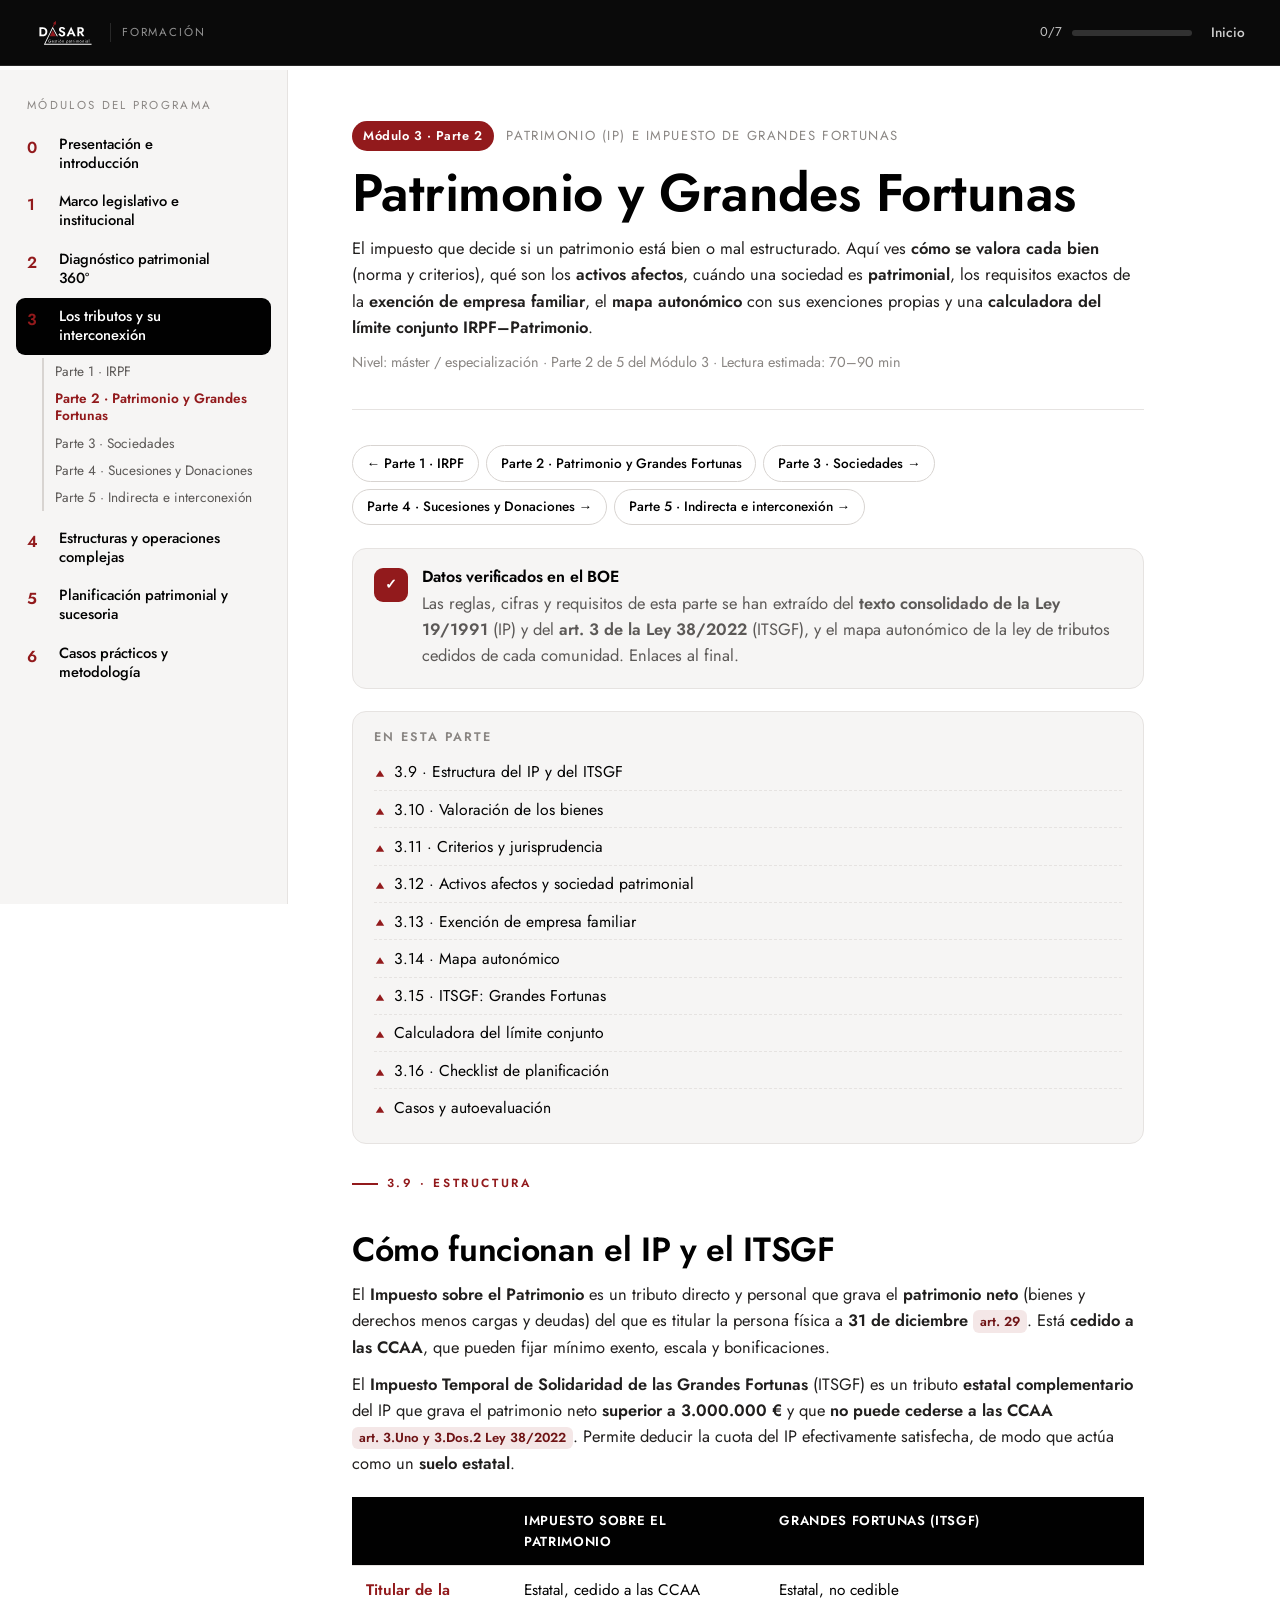
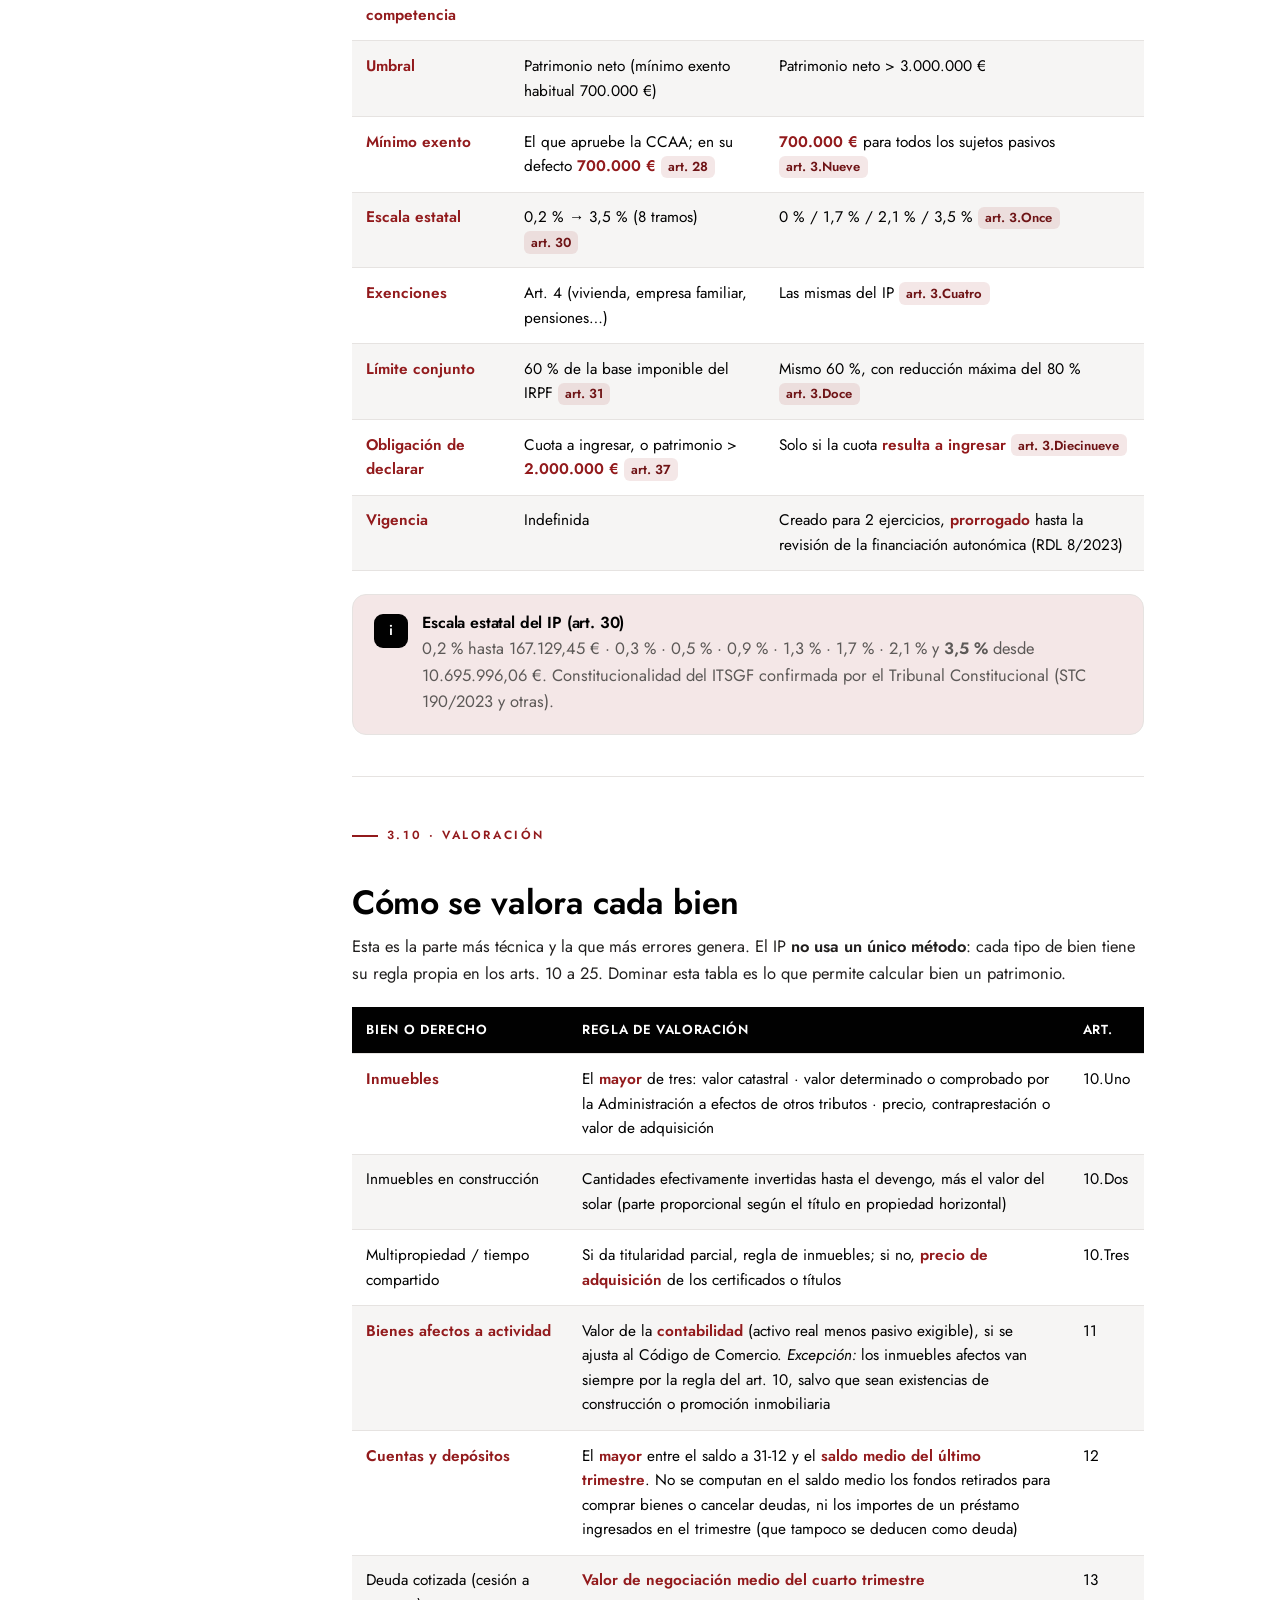
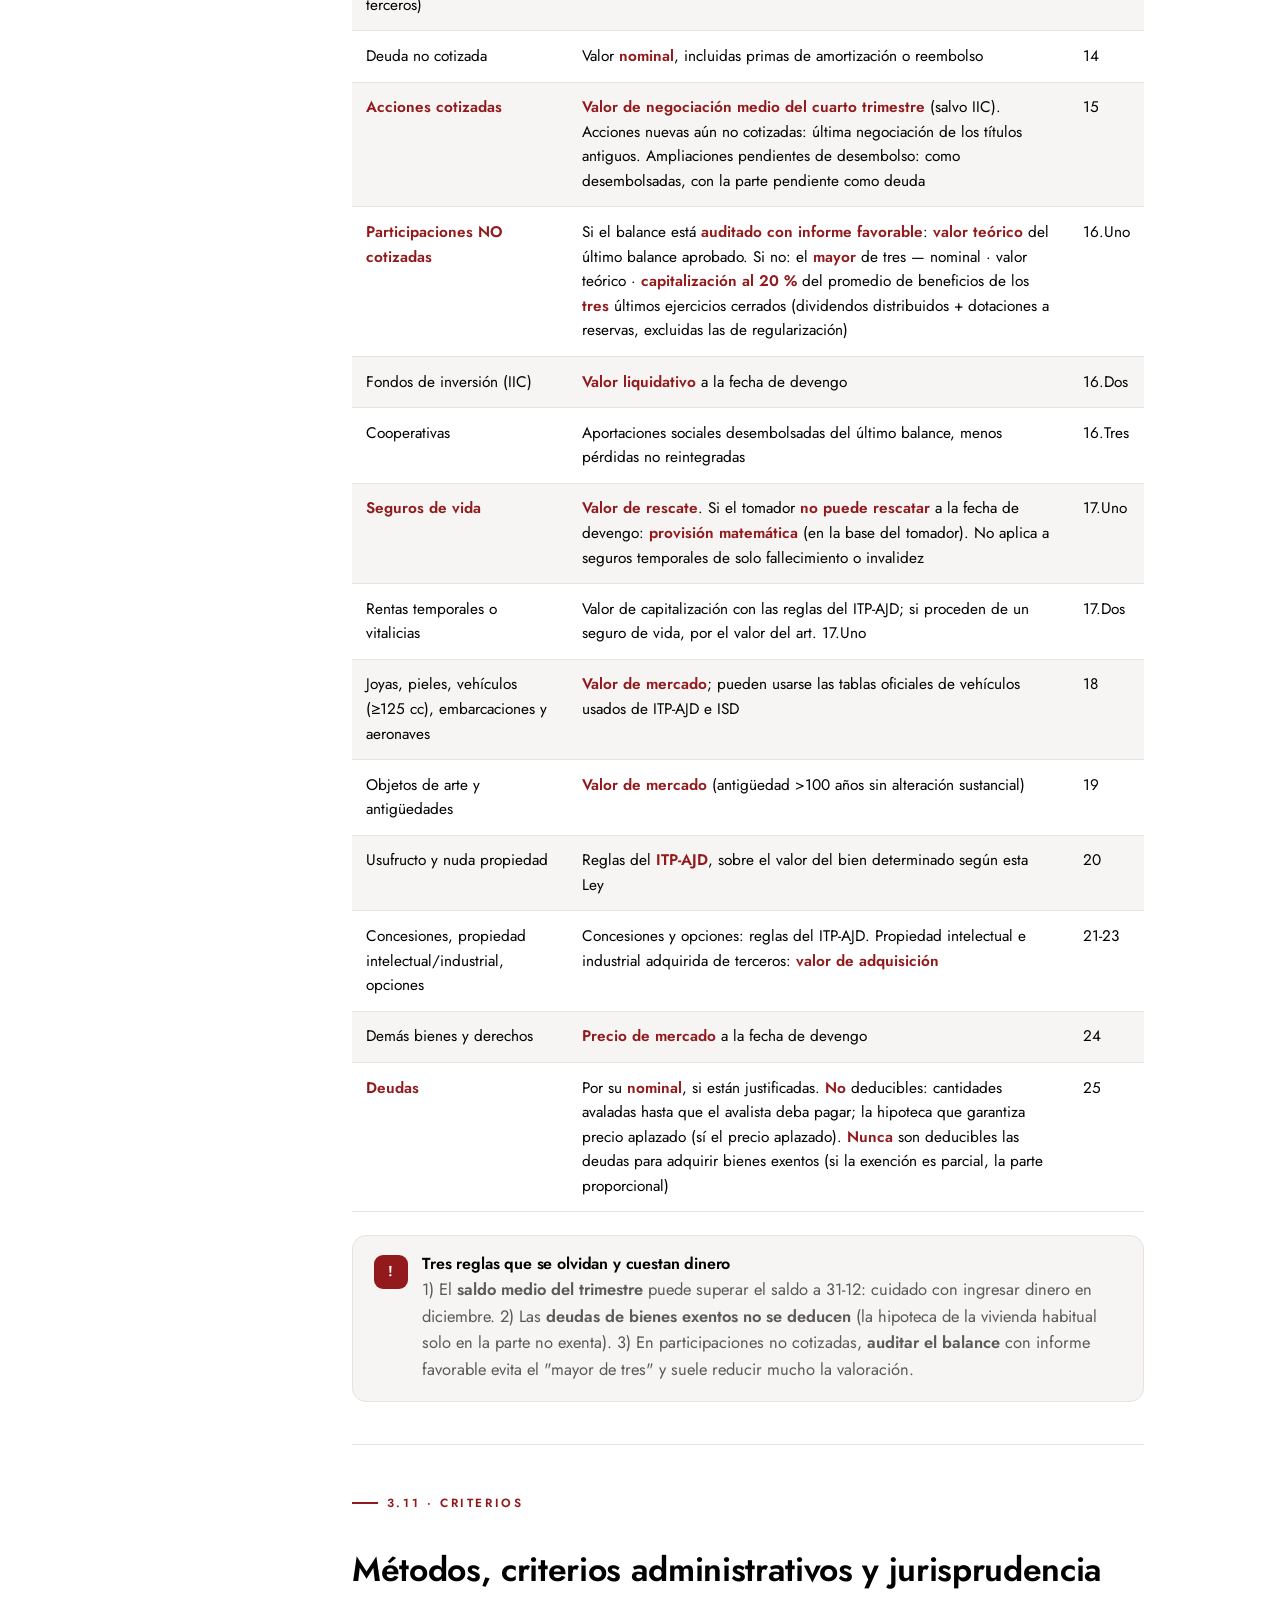
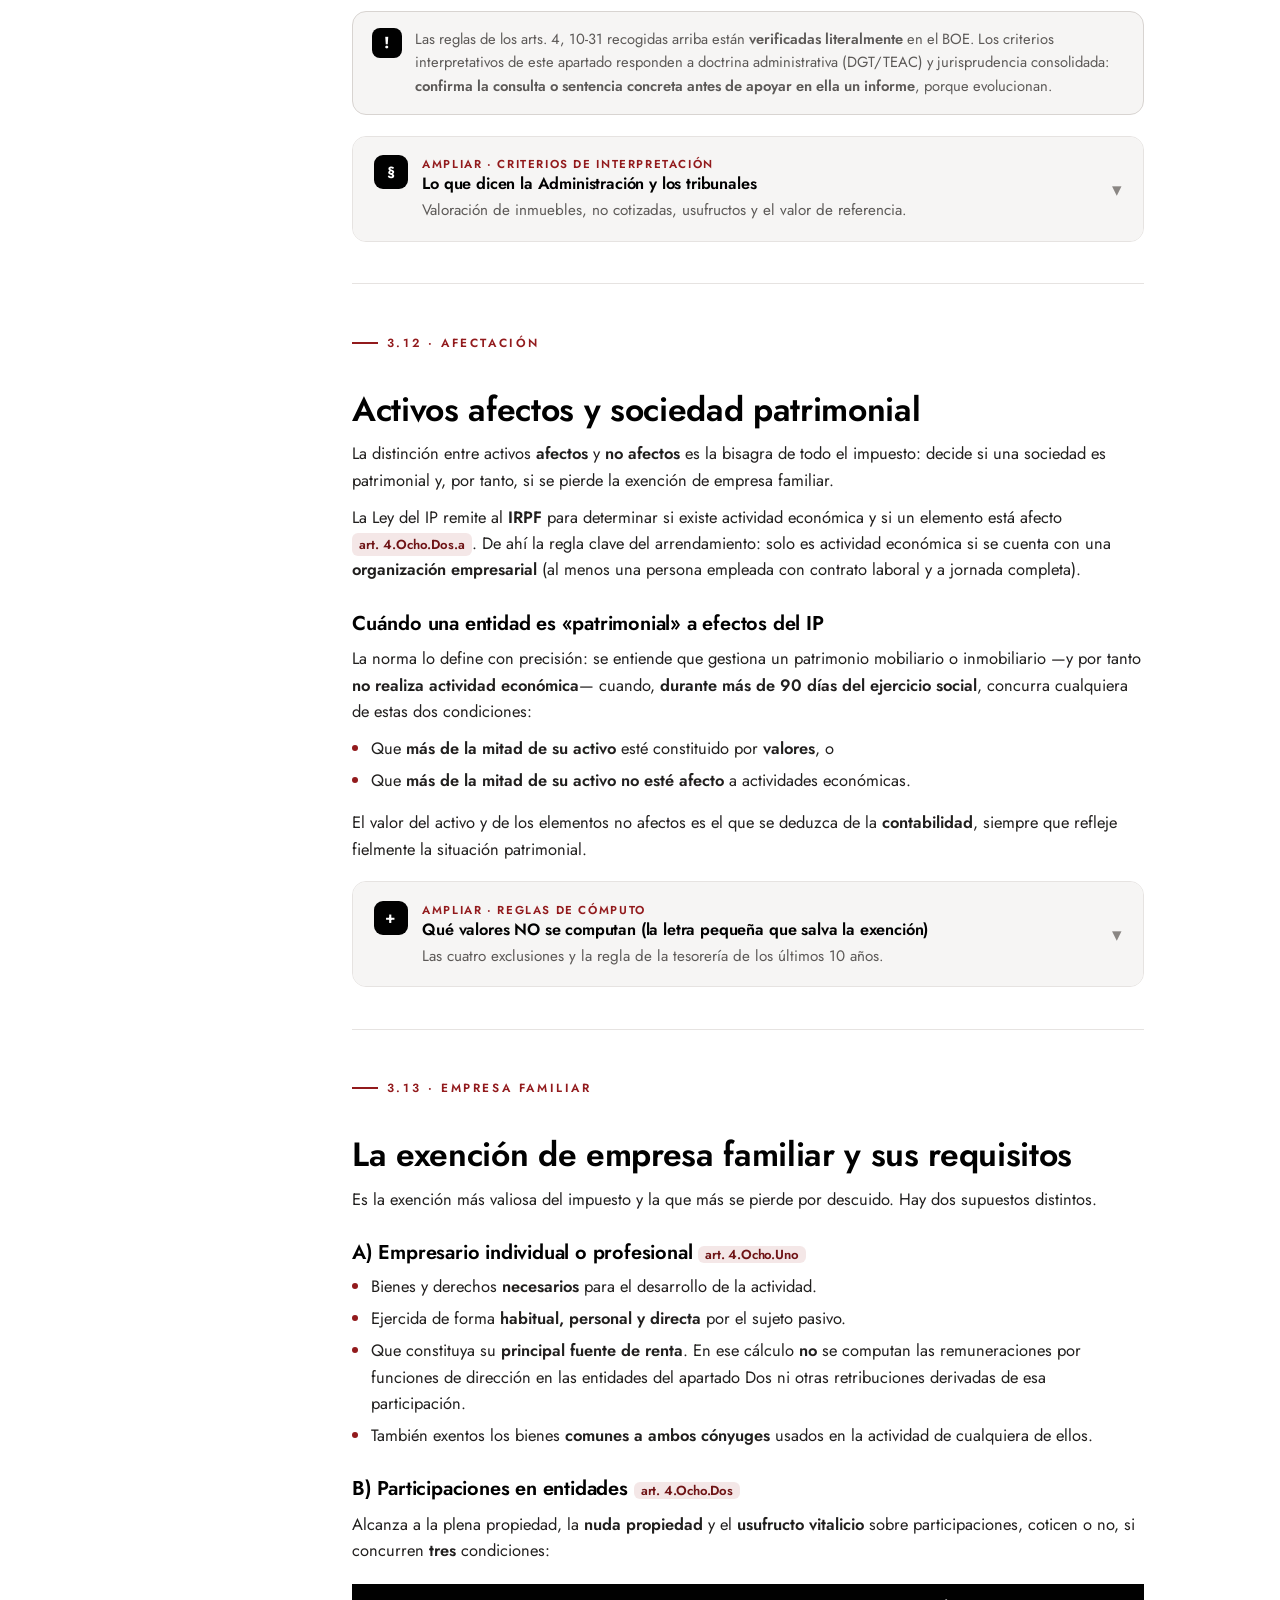
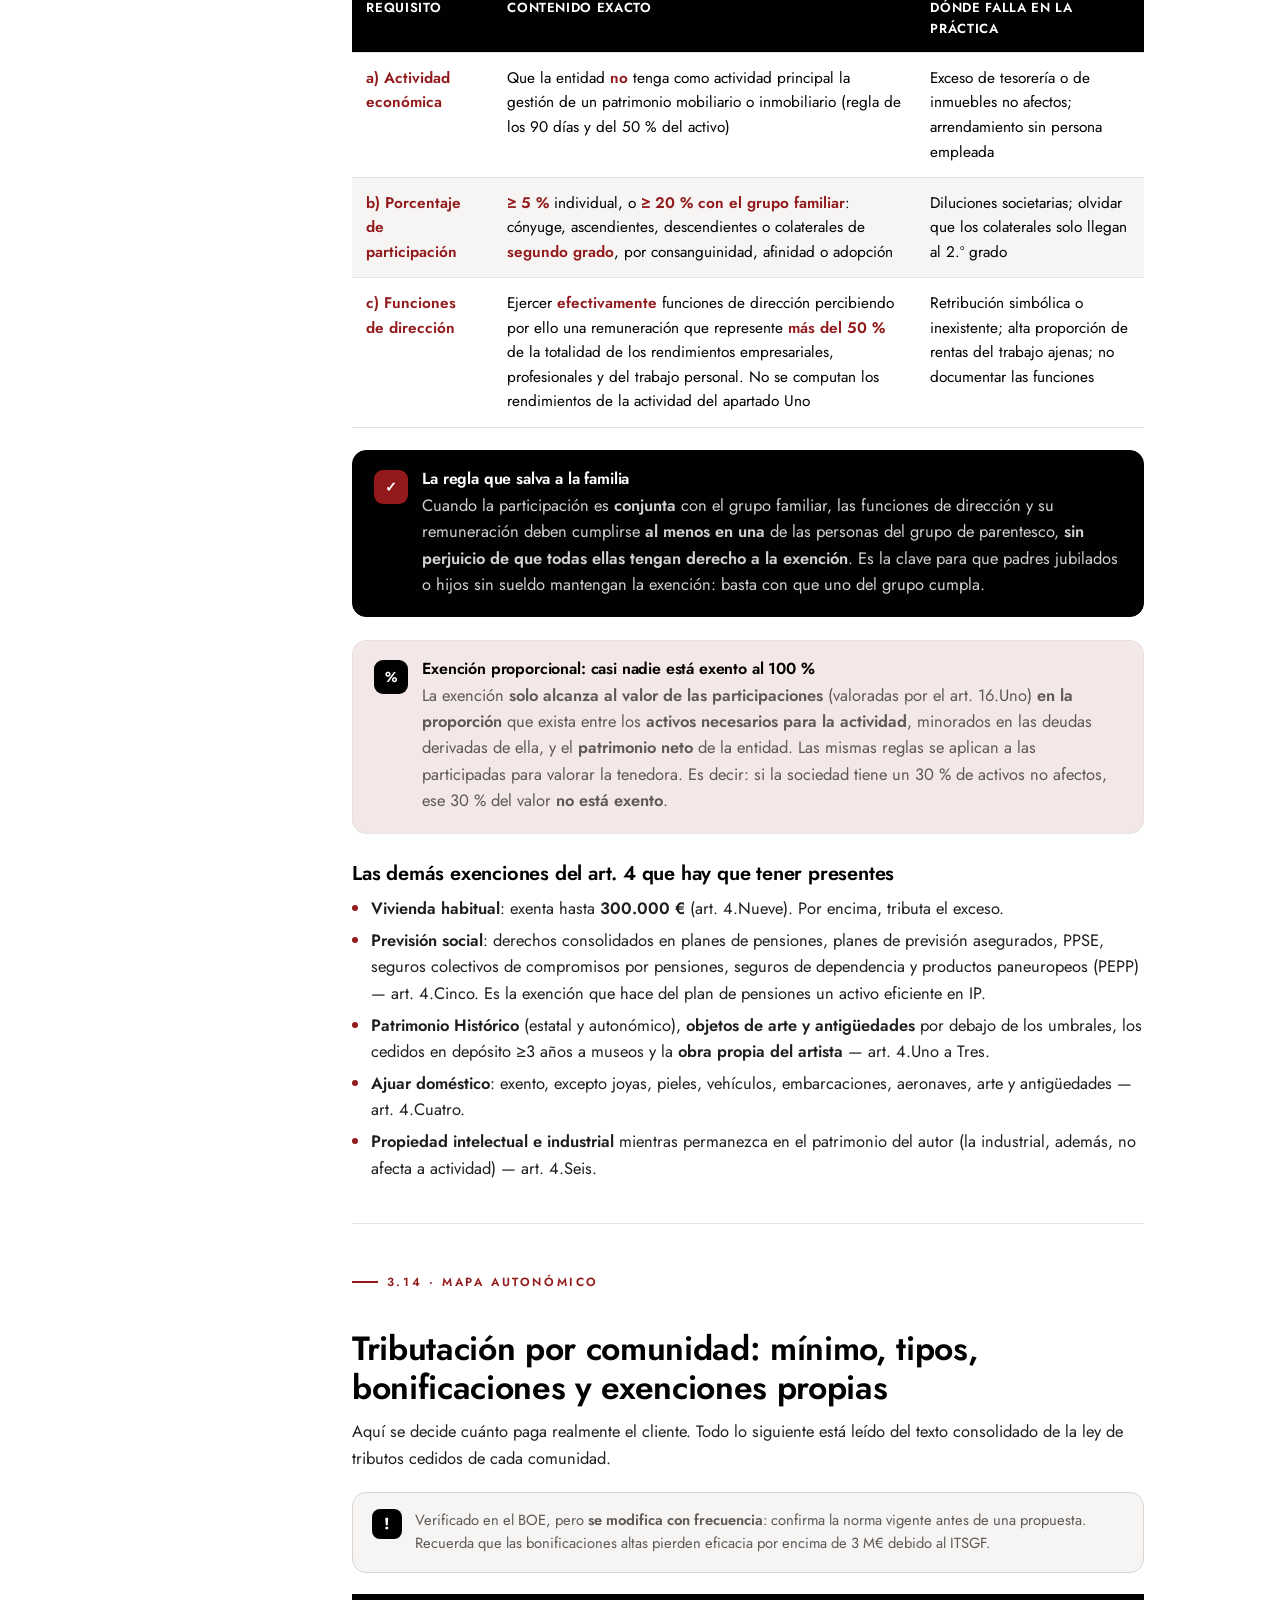
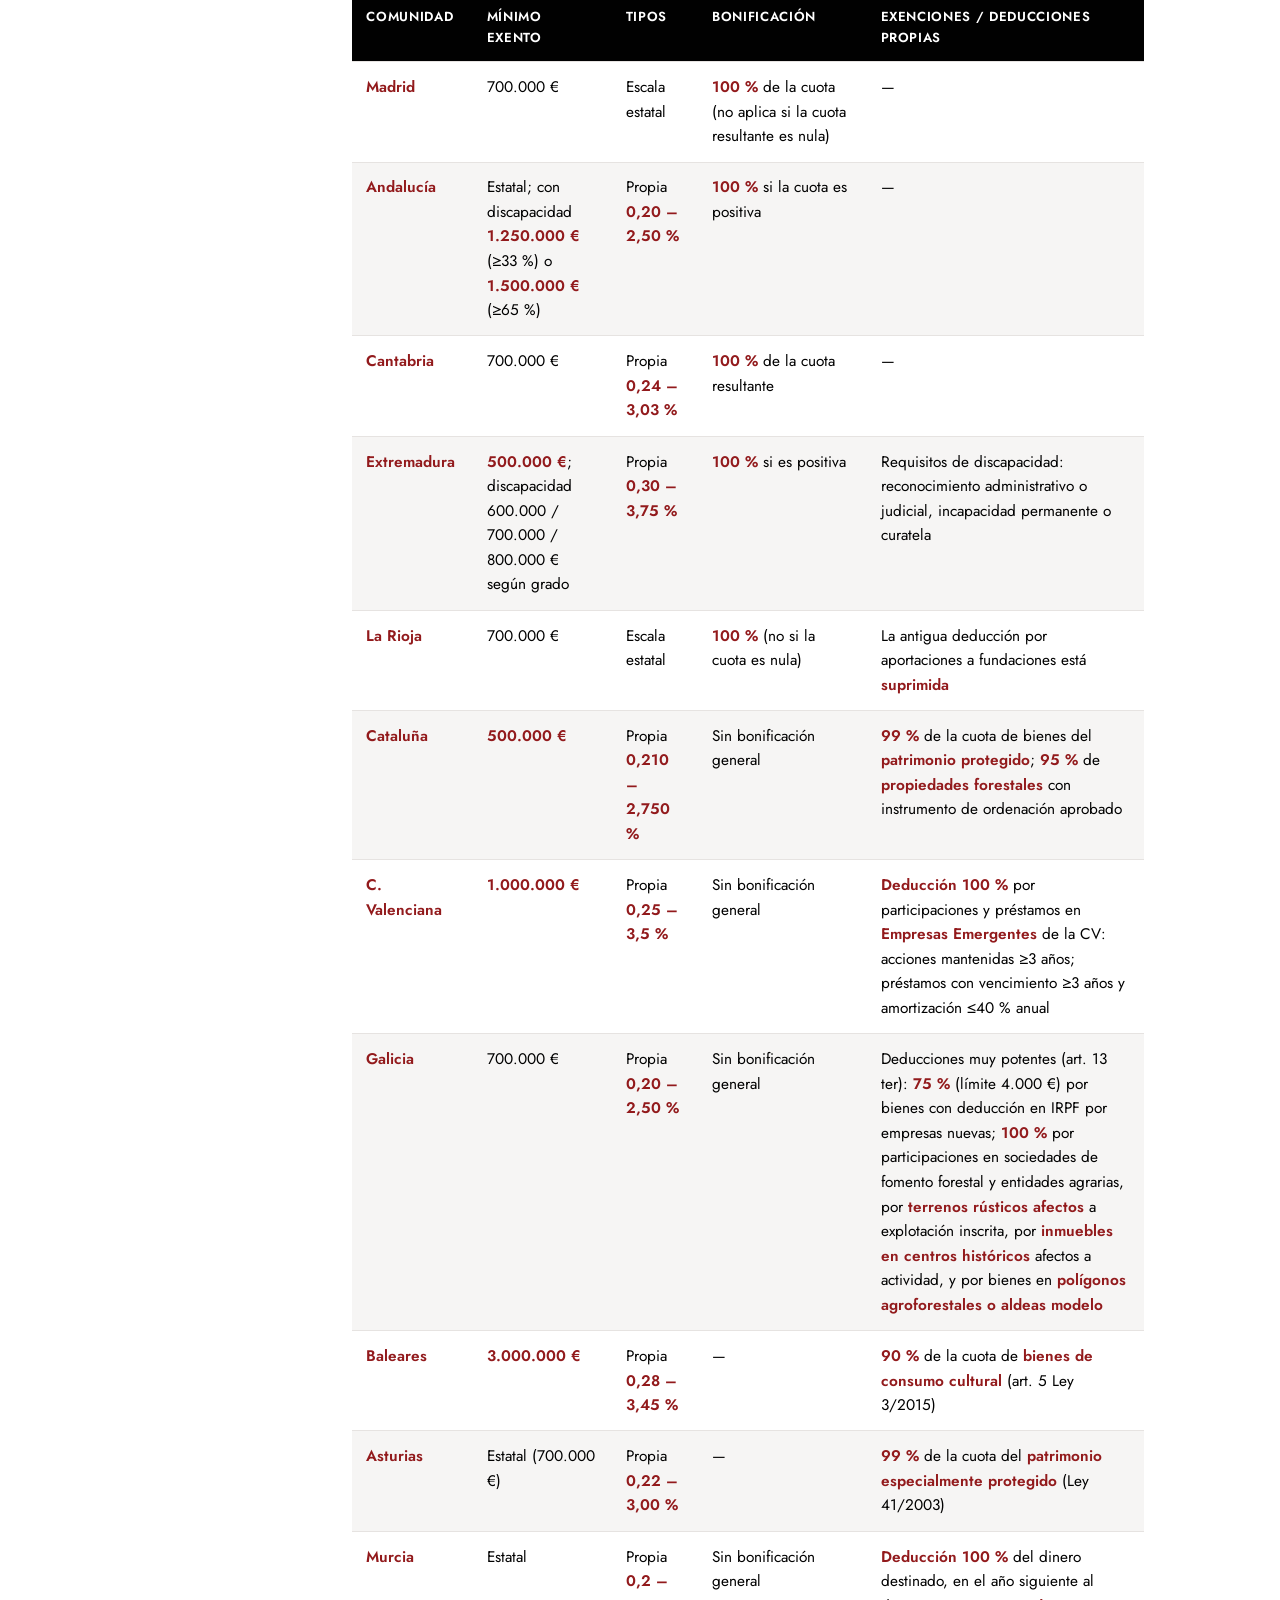
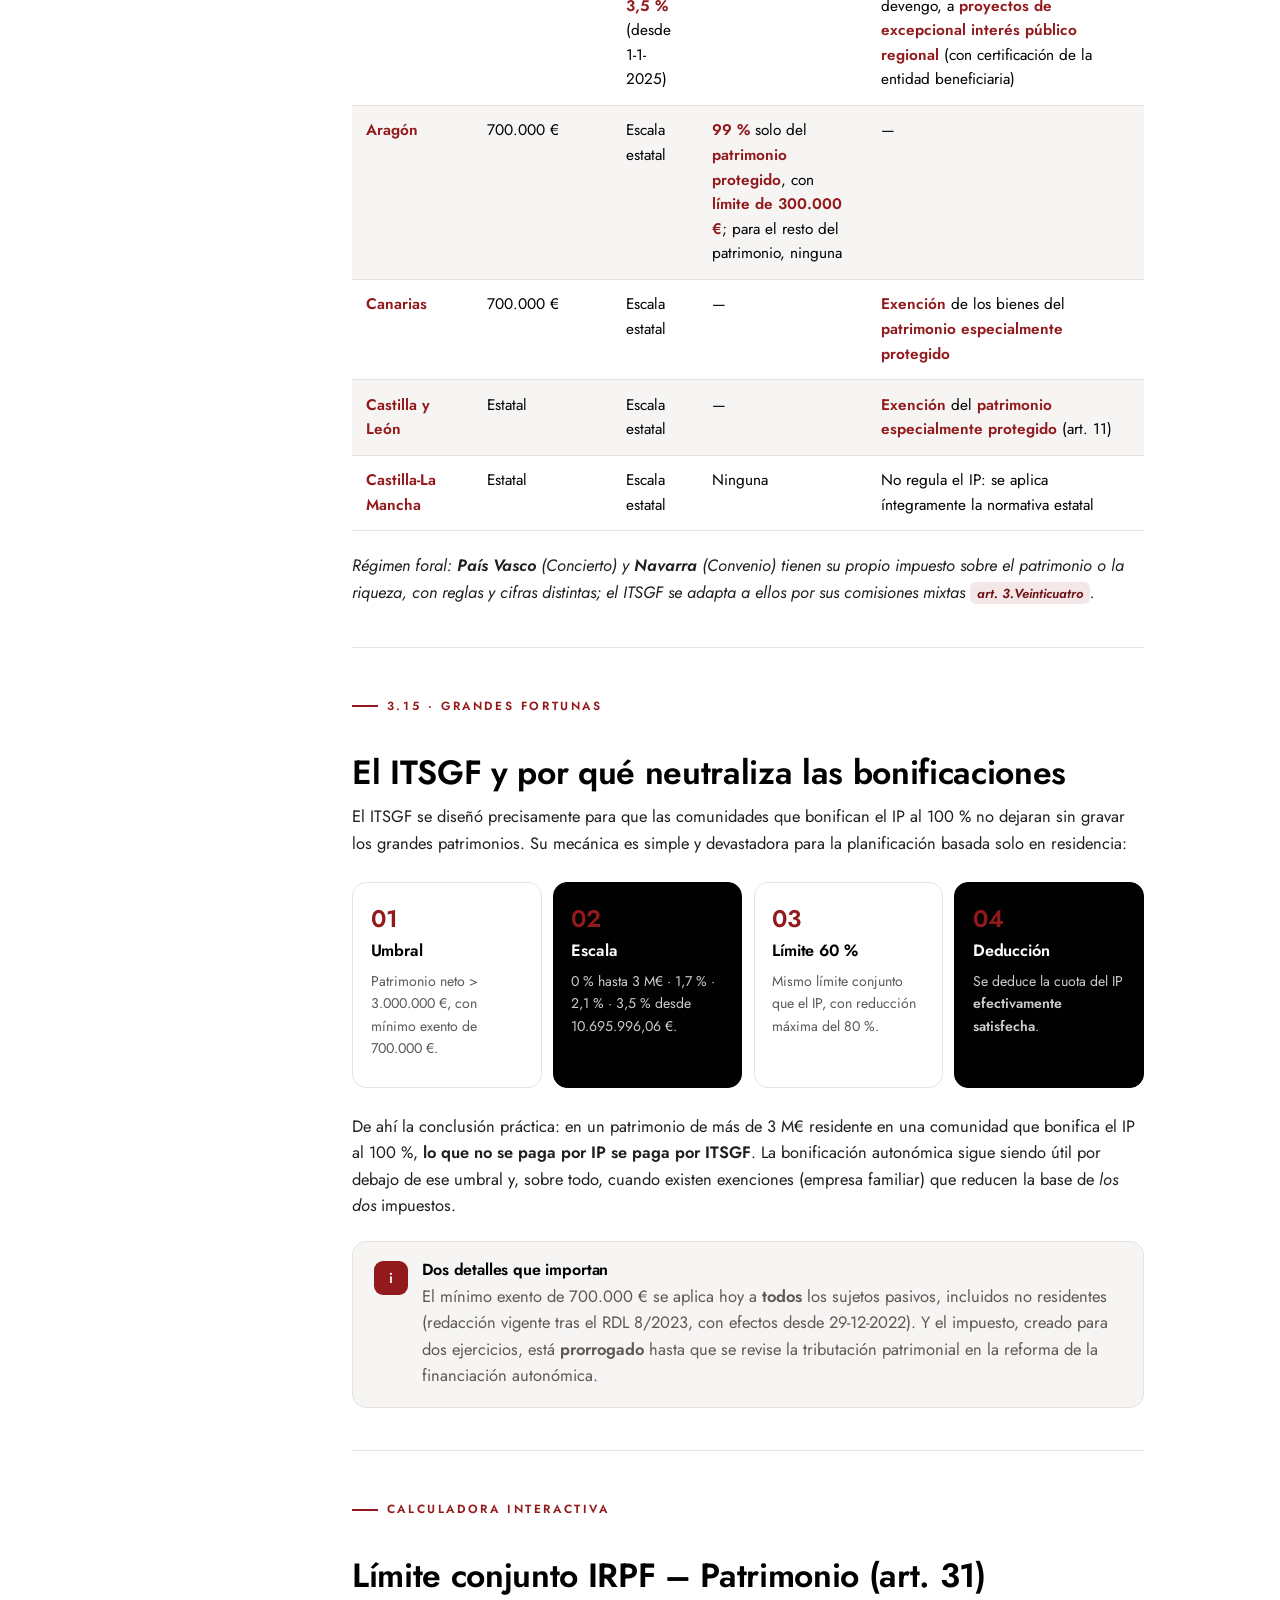
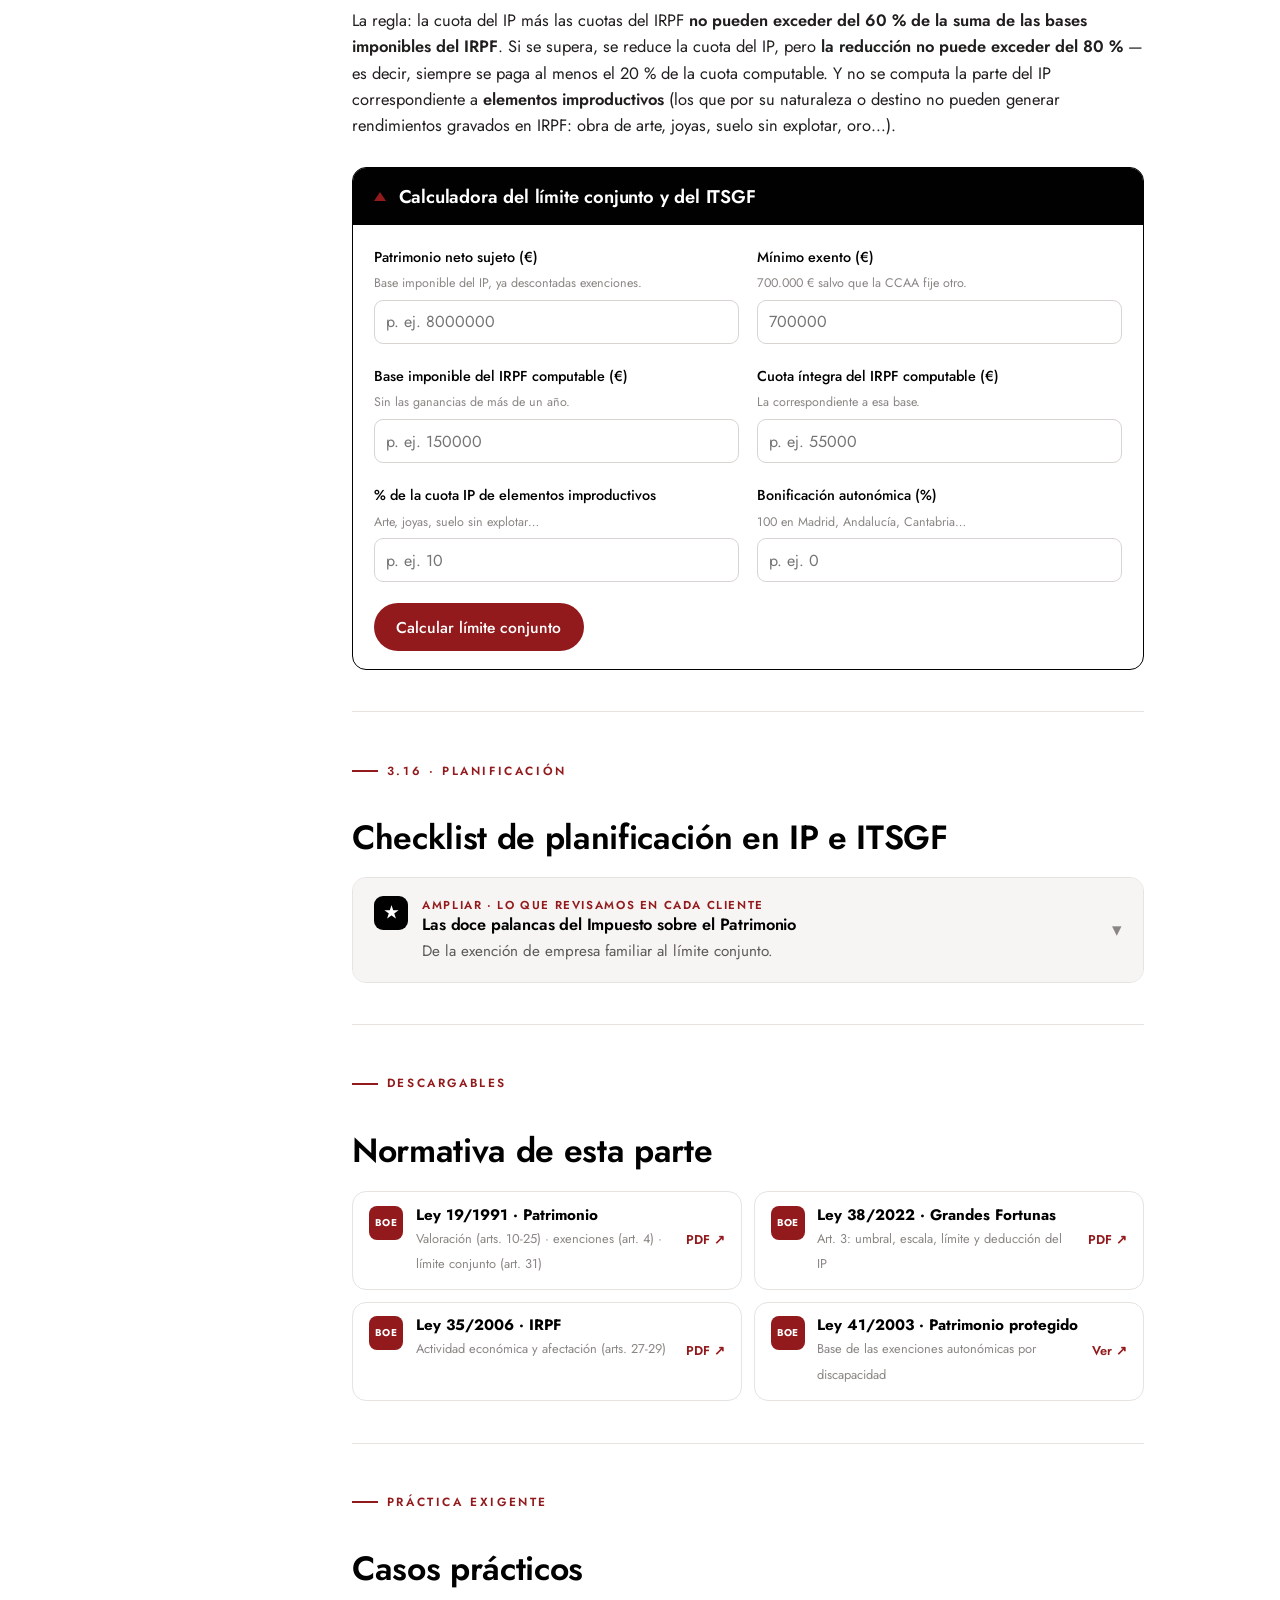
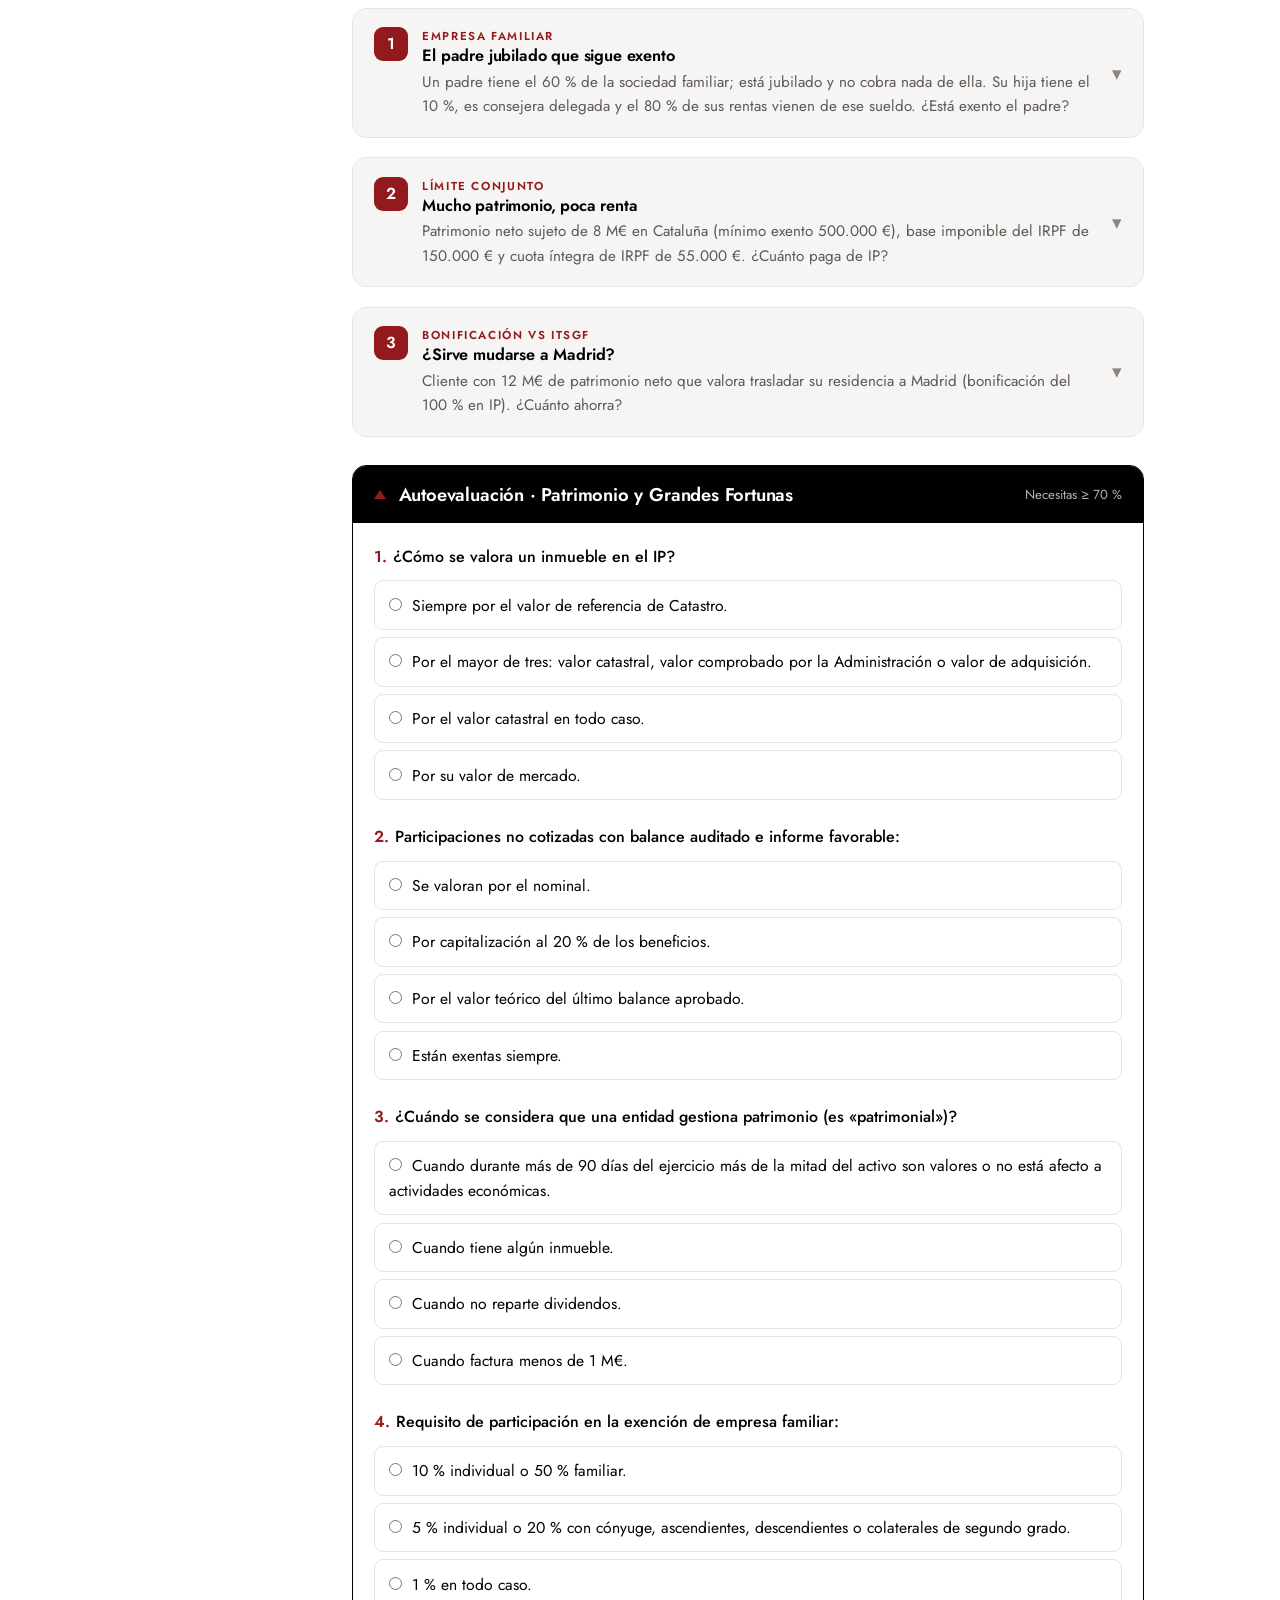
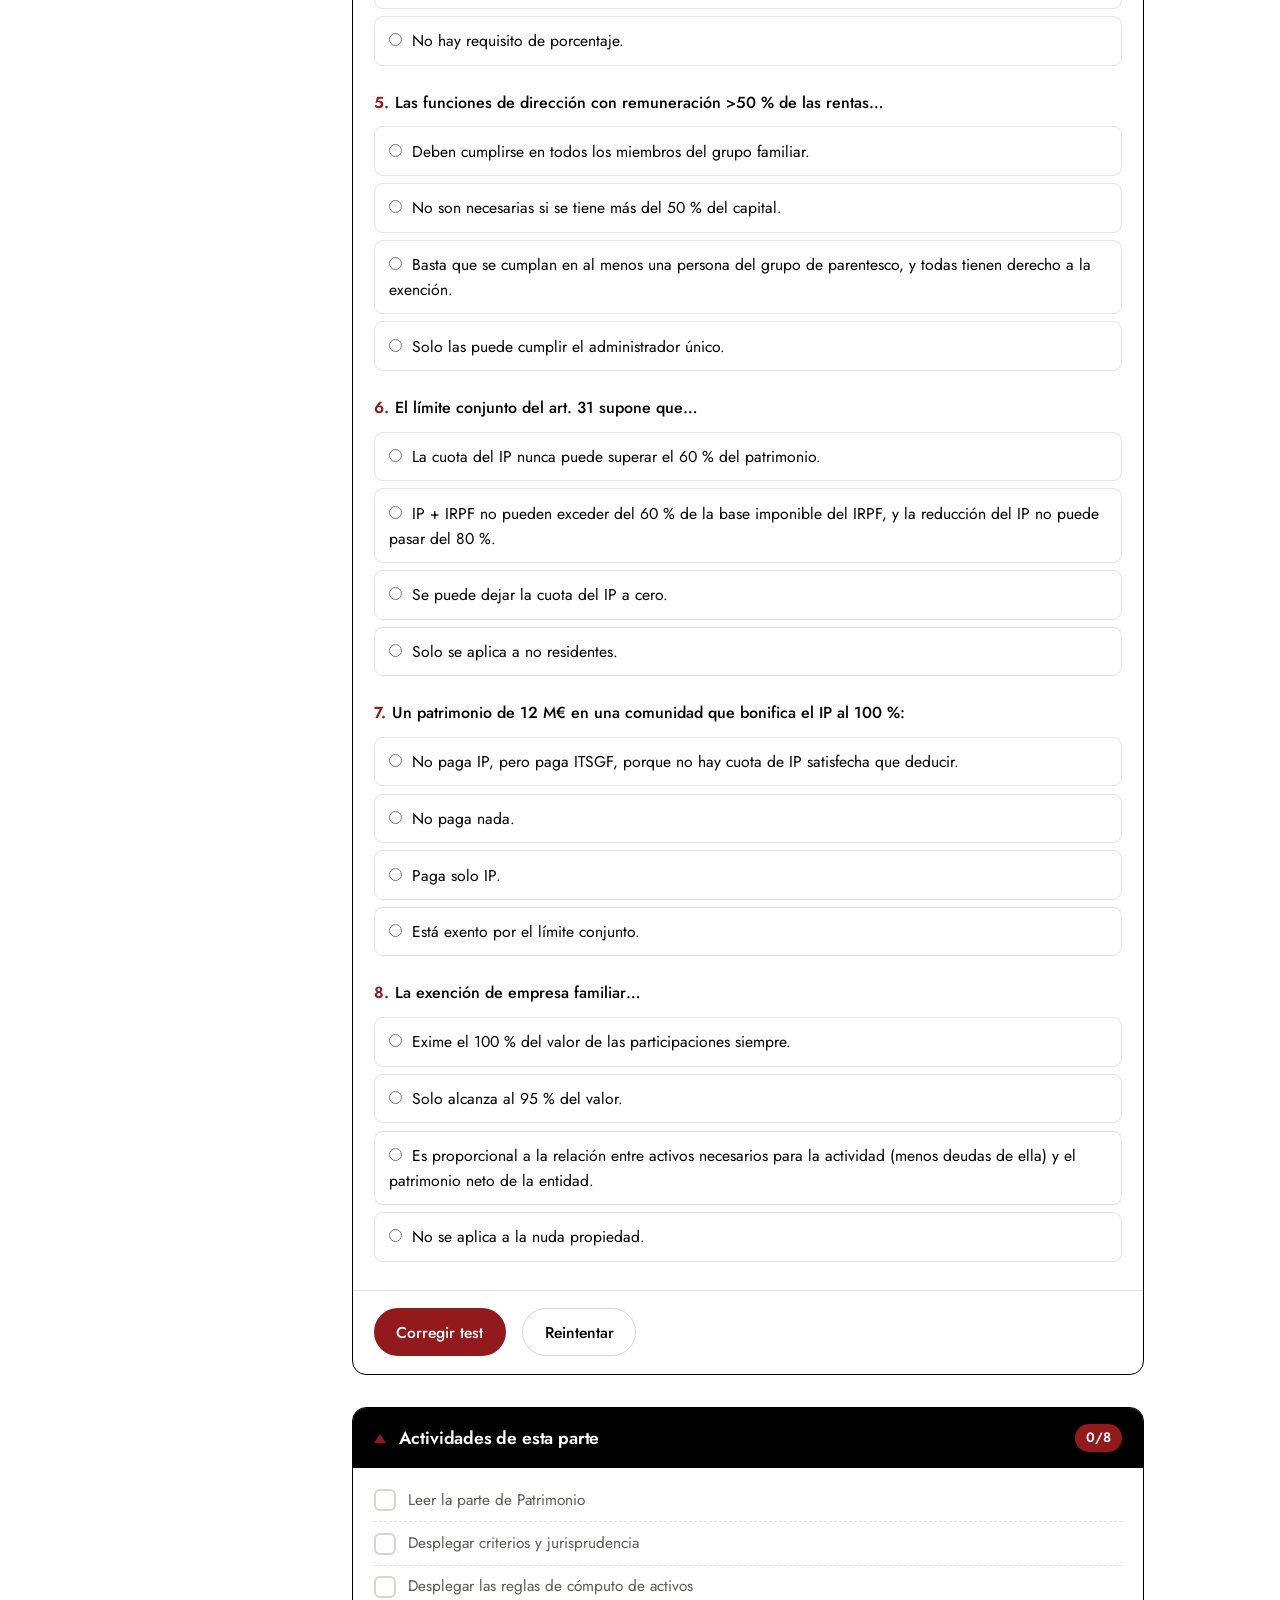
<file: modulo-3-patrimonio.html>
<!DOCTYPE html>
<html lang="es">
<head>
<meta charset="UTF-8">
<meta name="viewport" content="width=device-width, initial-scale=1.0">
<meta http-equiv="Cache-Control" content="no-cache, no-store, must-revalidate">
<meta http-equiv="Pragma" content="no-cache">
<meta http-equiv="Expires" content="0">
<title>Módulo 3 · Patrimonio y Grandes Fortunas · DASAR</title>
<meta name="description" content="Módulo 3 DASAR (parte IP e ITSGF): valoración de bienes, activos afectos, sociedad patrimonial, exención de empresa familiar, mapa autonómico y calculadora del límite conjunto IRPF-Patrimonio.">
<link rel="icon" href="dasar-color.svg">
<link rel="preconnect" href="https://fonts.googleapis.com">
<link rel="preconnect" href="https://fonts.gstatic.com" crossorigin>
<link href="https://fonts.googleapis.com/css2?family=Jost:ital,wght@0,400;0,500;0,600;0,700;1,400&display=swap" rel="stylesheet">
<link rel="stylesheet" href="styles.css?v=17">
</head>
<body data-current="mod3">

<header class="topbar">
  <button class="menu-toggle" aria-label="Menú"><span></span><span></span><span></span></button>
  <a class="brand" href="index.html">
    <img src="dasar-blanco.svg" alt="DASAR Gestión Patrimonial">
    <span class="tag">Formación</span>
  </a>
  <span class="spacer"></span>
  <div class="tprogress" title="Progreso del programa">
    <span data-progress-text>0/7</span>
    <span class="bar"><i data-progress-bar></i></span>
  </div>
  <a class="home-link" href="index.html">Inicio</a>
</header>
<div class="readprogress" aria-hidden="true"><i></i></div>

<div class="layout">
  <aside class="sidebar">
    <div class="side-h">Módulos del programa</div>
    <nav id="sidebar-list"></nav>
  </aside>

  <main class="content prose">

    <div class="mod-head">
      <div class="eyebrow">
        <span class="mod-badge">Módulo 3 · Parte 2</span>
        <span class="mod-meta">Patrimonio (IP) e Impuesto de Grandes Fortunas</span>
      </div>
      <h1>Patrimonio y Grandes Fortunas</h1>
      <p class="lead">El impuesto que decide si un patrimonio está bien o mal estructurado. Aquí ves <strong>cómo se valora cada bien</strong> (norma y criterios), qué son los <strong>activos afectos</strong>, cuándo una sociedad es <strong>patrimonial</strong>, los requisitos exactos de la <strong>exención de empresa familiar</strong>, el <strong>mapa autonómico</strong> con sus exenciones propias y una <strong>calculadora del límite conjunto IRPF–Patrimonio</strong>.</p>
      <p style="color:var(--muted-2);font-size:.9rem">Nivel: máster / especialización · Parte 2 de 5 del Módulo 3 · Lectura estimada: 70–90 min</p>
    </div>

    <nav class="partnav" aria-label="Partes del Módulo 3">
      <a class="p" href="modulo-3.html">← Parte 1 · IRPF</a>
      <span class="p on">Parte 2 · Patrimonio y Grandes Fortunas</span>
      <a class="p" href="modulo-3-sociedades.html">Parte 3 · Sociedades →</a>
      <a class="p" href="modulo-3-sucesiones.html">Parte 4 · Sucesiones y Donaciones →</a>
      <a class="p" href="modulo-3-indirecta.html">Parte 5 · Indirecta e interconexión →</a>
    </nav>

    <div class="callout"><div class="ic">✓</div><div class="ct"><h4>Datos verificados en el BOE</h4><p>Las reglas, cifras y requisitos de esta parte se han extraído del <strong>texto consolidado de la Ley 19/1991</strong> (IP) y del <strong>art. 3 de la Ley 38/2022</strong> (ITSGF), y el mapa autonómico de la ley de tributos cedidos de cada comunidad. Enlaces al final.</p></div></div>

    <div class="toc">
      <h4>En esta parte</h4>
      <a href="#s1"><span class="tri"></span>3.9 · Estructura del IP y del ITSGF</a>
      <a href="#s2"><span class="tri"></span>3.10 · Valoración de los bienes</a>
      <a href="#s3"><span class="tri"></span>3.11 · Criterios y jurisprudencia</a>
      <a href="#s4"><span class="tri"></span>3.12 · Activos afectos y sociedad patrimonial</a>
      <a href="#s5"><span class="tri"></span>3.13 · Exención de empresa familiar</a>
      <a href="#s6"><span class="tri"></span>3.14 · Mapa autonómico</a>
      <a href="#s7"><span class="tri"></span>3.15 · ITSGF: Grandes Fortunas</a>
      <a href="#calc"><span class="tri"></span>Calculadora del límite conjunto</a>
      <a href="#s8"><span class="tri"></span>3.16 · Checklist de planificación</a>
      <a href="#casos"><span class="tri"></span>Casos y autoevaluación</a>
    </div>

    <!-- 3.9 -->
    <section id="s1" class="reveal">
      <span class="kicker">3.9 · Estructura</span>
      <h2>Cómo funcionan el IP y el ITSGF</h2>
      <p>El <strong>Impuesto sobre el Patrimonio</strong> es un tributo directo y personal que grava el <strong>patrimonio neto</strong> (bienes y derechos menos cargas y deudas) del que es titular la persona física a <strong>31 de diciembre</strong> <span class="ref-tag">art. 29</span>. Está <strong>cedido a las CCAA</strong>, que pueden fijar mínimo exento, escala y bonificaciones.</p>
      <p>El <strong>Impuesto Temporal de Solidaridad de las Grandes Fortunas</strong> (ITSGF) es un tributo <strong>estatal complementario</strong> del IP que grava el patrimonio neto <strong>superior a 3.000.000 €</strong> y que <strong>no puede cederse a las CCAA</strong> <span class="ref-tag">art. 3.Uno y 3.Dos.2 Ley 38/2022</span>. Permite deducir la cuota del IP efectivamente satisfecha, de modo que actúa como un <strong>suelo estatal</strong>.</p>
      <table class="tbl">
        <thead><tr><th>&nbsp;</th><th>Impuesto sobre el Patrimonio</th><th>Grandes Fortunas (ITSGF)</th></tr></thead>
        <tbody>
          <tr><td><strong>Titular de la competencia</strong></td><td>Estatal, cedido a las CCAA</td><td>Estatal, no cedible</td></tr>
          <tr><td><strong>Umbral</strong></td><td>Patrimonio neto (mínimo exento habitual 700.000 €)</td><td>Patrimonio neto &gt; 3.000.000 €</td></tr>
          <tr><td><strong>Mínimo exento</strong></td><td>El que apruebe la CCAA; en su defecto <strong>700.000 €</strong> <span class="ref-tag">art. 28</span></td><td><strong>700.000 €</strong> para todos los sujetos pasivos <span class="ref-tag">art. 3.Nueve</span></td></tr>
          <tr><td><strong>Escala estatal</strong></td><td>0,2 % → 3,5 % (8 tramos) <span class="ref-tag">art. 30</span></td><td>0 % / 1,7 % / 2,1 % / 3,5 % <span class="ref-tag">art. 3.Once</span></td></tr>
          <tr><td><strong>Exenciones</strong></td><td>Art. 4 (vivienda, empresa familiar, pensiones…)</td><td>Las mismas del IP <span class="ref-tag">art. 3.Cuatro</span></td></tr>
          <tr><td><strong>Límite conjunto</strong></td><td>60 % de la base imponible del IRPF <span class="ref-tag">art. 31</span></td><td>Mismo 60 %, con reducción máxima del 80 % <span class="ref-tag">art. 3.Doce</span></td></tr>
          <tr><td><strong>Obligación de declarar</strong></td><td>Cuota a ingresar, o patrimonio &gt; <strong>2.000.000 €</strong> <span class="ref-tag">art. 37</span></td><td>Solo si la cuota <strong>resulta a ingresar</strong> <span class="ref-tag">art. 3.Diecinueve</span></td></tr>
          <tr><td><strong>Vigencia</strong></td><td>Indefinida</td><td>Creado para 2 ejercicios, <strong>prorrogado</strong> hasta la revisión de la financiación autonómica (RDL 8/2023)</td></tr>
        </tbody>
      </table>
      <div class="callout ref"><div class="ic">i</div><div class="ct"><h4>Escala estatal del IP (art. 30)</h4><p>0,2 % hasta 167.129,45 € · 0,3 % · 0,5 % · 0,9 % · 1,3 % · 1,7 % · 2,1 % y <strong>3,5 %</strong> desde 10.695.996,06 €. Constitucionalidad del ITSGF confirmada por el Tribunal Constitucional (STC 190/2023 y otras).</p></div></div>
    </section>

    <hr class="divider">

    <!-- 3.10 VALORACIÓN -->
    <section id="s2" class="reveal">
      <span class="kicker">3.10 · Valoración</span>
      <h2>Cómo se valora cada bien</h2>
      <p>Esta es la parte más técnica y la que más errores genera. El IP <strong>no usa un único método</strong>: cada tipo de bien tiene su regla propia en los arts. 10 a 25. Dominar esta tabla es lo que permite calcular bien un patrimonio.</p>
      <table class="tbl">
        <thead><tr><th>Bien o derecho</th><th>Regla de valoración</th><th>Art.</th></tr></thead>
        <tbody>
          <tr><td><strong>Inmuebles</strong></td><td>El <strong>mayor</strong> de tres: valor catastral · valor determinado o comprobado por la Administración a efectos de otros tributos · precio, contraprestación o valor de adquisición</td><td>10.Uno</td></tr>
          <tr><td>Inmuebles en construcción</td><td>Cantidades efectivamente invertidas hasta el devengo, más el valor del solar (parte proporcional según el título en propiedad horizontal)</td><td>10.Dos</td></tr>
          <tr><td>Multipropiedad / tiempo compartido</td><td>Si da titularidad parcial, regla de inmuebles; si no, <strong>precio de adquisición</strong> de los certificados o títulos</td><td>10.Tres</td></tr>
          <tr><td><strong>Bienes afectos a actividad</strong></td><td>Valor de la <strong>contabilidad</strong> (activo real menos pasivo exigible), si se ajusta al Código de Comercio. <em>Excepción:</em> los inmuebles afectos van siempre por la regla del art. 10, salvo que sean existencias de construcción o promoción inmobiliaria</td><td>11</td></tr>
          <tr><td><strong>Cuentas y depósitos</strong></td><td>El <strong>mayor</strong> entre el saldo a 31-12 y el <strong>saldo medio del último trimestre</strong>. No se computan en el saldo medio los fondos retirados para comprar bienes o cancelar deudas, ni los importes de un préstamo ingresados en el trimestre (que tampoco se deducen como deuda)</td><td>12</td></tr>
          <tr><td>Deuda cotizada (cesión a terceros)</td><td><strong>Valor de negociación medio del cuarto trimestre</strong></td><td>13</td></tr>
          <tr><td>Deuda no cotizada</td><td>Valor <strong>nominal</strong>, incluidas primas de amortización o reembolso</td><td>14</td></tr>
          <tr><td><strong>Acciones cotizadas</strong></td><td><strong>Valor de negociación medio del cuarto trimestre</strong> (salvo IIC). Acciones nuevas aún no cotizadas: última negociación de los títulos antiguos. Ampliaciones pendientes de desembolso: como desembolsadas, con la parte pendiente como deuda</td><td>15</td></tr>
          <tr><td><strong>Participaciones NO cotizadas</strong></td><td>Si el balance está <strong>auditado con informe favorable</strong>: <strong>valor teórico</strong> del último balance aprobado. Si no: el <strong>mayor</strong> de tres — nominal · valor teórico · <strong>capitalización al 20 %</strong> del promedio de beneficios de los <strong>tres</strong> últimos ejercicios cerrados (dividendos distribuidos + dotaciones a reservas, excluidas las de regularización)</td><td>16.Uno</td></tr>
          <tr><td>Fondos de inversión (IIC)</td><td><strong>Valor liquidativo</strong> a la fecha de devengo</td><td>16.Dos</td></tr>
          <tr><td>Cooperativas</td><td>Aportaciones sociales desembolsadas del último balance, menos pérdidas no reintegradas</td><td>16.Tres</td></tr>
          <tr><td><strong>Seguros de vida</strong></td><td><strong>Valor de rescate</strong>. Si el tomador <strong>no puede rescatar</strong> a la fecha de devengo: <strong>provisión matemática</strong> (en la base del tomador). No aplica a seguros temporales de solo fallecimiento o invalidez</td><td>17.Uno</td></tr>
          <tr><td>Rentas temporales o vitalicias</td><td>Valor de capitalización con las reglas del ITP-AJD; si proceden de un seguro de vida, por el valor del art. 17.Uno</td><td>17.Dos</td></tr>
          <tr><td>Joyas, pieles, vehículos (≥125 cc), embarcaciones y aeronaves</td><td><strong>Valor de mercado</strong>; pueden usarse las tablas oficiales de vehículos usados de ITP-AJD e ISD</td><td>18</td></tr>
          <tr><td>Objetos de arte y antigüedades</td><td><strong>Valor de mercado</strong> (antigüedad &gt;100 años sin alteración sustancial)</td><td>19</td></tr>
          <tr><td>Usufructo y nuda propiedad</td><td>Reglas del <strong>ITP-AJD</strong>, sobre el valor del bien determinado según esta Ley</td><td>20</td></tr>
          <tr><td>Concesiones, propiedad intelectual/industrial, opciones</td><td>Concesiones y opciones: reglas del ITP-AJD. Propiedad intelectual e industrial adquirida de terceros: <strong>valor de adquisición</strong></td><td>21-23</td></tr>
          <tr><td>Demás bienes y derechos</td><td><strong>Precio de mercado</strong> a la fecha de devengo</td><td>24</td></tr>
          <tr><td><strong>Deudas</strong></td><td>Por su <strong>nominal</strong>, si están justificadas. <strong>No</strong> deducibles: cantidades avaladas hasta que el avalista deba pagar; la hipoteca que garantiza precio aplazado (sí el precio aplazado). <strong>Nunca</strong> son deducibles las deudas para adquirir bienes exentos (si la exención es parcial, la parte proporcional)</td><td>25</td></tr>
        </tbody>
      </table>
      <div class="callout"><div class="ic">!</div><div class="ct"><h4>Tres reglas que se olvidan y cuestan dinero</h4><p>1) El <strong>saldo medio del trimestre</strong> puede superar el saldo a 31-12: cuidado con ingresar dinero en diciembre. 2) Las <strong>deudas de bienes exentos no se deducen</strong> (la hipoteca de la vivienda habitual solo en la parte no exenta). 3) En participaciones no cotizadas, <strong>auditar el balance</strong> con informe favorable evita el "mayor de tres" y suele reducir mucho la valoración.</p></div></div>
    </section>

    <hr class="divider">

    <!-- 3.11 CRITERIOS -->
    <section id="s3" class="reveal">
      <span class="kicker">3.11 · Criterios</span>
      <h2>Métodos, criterios administrativos y jurisprudencia</h2>
      <div class="warnbox"><div class="ic">!</div><p>Las reglas de los arts. 4, 10-31 recogidas arriba están <strong>verificadas literalmente</strong> en el BOE. Los criterios interpretativos de este apartado responden a doctrina administrativa (DGT/TEAC) y jurisprudencia consolidada: <strong>confirma la consulta o sentencia concreta antes de apoyar en ella un informe</strong>, porque evolucionan.</p></div>
      <div class="caso svc" data-act="criterios">
        <div class="caso-h"><div class="ci">§</div><div class="cti"><div class="cl">Ampliar · criterios de interpretación</div><h4>Lo que dicen la Administración y los tribunales</h4><p>Valoración de inmuebles, no cotizadas, usufructos y el valor de referencia.</p></div><div class="chev">▾</div></div>
        <div class="caso-body"><div class="caso-inner">
          <div class="plano"><h5>El «valor de referencia» de Catastro y el IP</h5><p>El valor de referencia se introdujo como base mínima en <strong>ITP-AJD e ISD</strong>, no como una nueva regla del IP. En el IP sigue rigiendo el art. 10: el mayor de catastral, comprobado o de adquisición. El criterio administrativo es que el valor de referencia solo entra en el IP cuando ha operado como <strong>valor de adquisición o comprobado</strong> en una adquisición posterior a su implantación (2022), no para inmuebles antiguos.</p></div>
          <div class="plano"><h5>«Determinado o comprobado por la Administración»</h5><p>Se refiere a un valor fijado en un procedimiento de comprobación de valores en otro tributo. La discusión práctica es si un valor comprobado en el pasado sigue vinculando: conviene documentar el origen de cada valor declarado y su antigüedad.</p></div>
          <div class="plano"><h5>Participaciones no cotizadas: el peso de la auditoría</h5><p>La regla del art. 16.Uno premia la auditoría: con informe <strong>favorable</strong> se aplica el valor teórico; sin auditoría, el «mayor de tres» incluye la <strong>capitalización al 20 %</strong> de beneficios, que en compañías rentables dispara la valoración. Planificar la auditoría es una decisión con efecto fiscal directo. Ojo: el balance debe ser el <strong>último aprobado</strong> antes del devengo.</p></div>
          <div class="plano"><h5>Usufructo y nuda propiedad</h5><p>Se valoran con las reglas del ITP-AJD: usufructo temporal, 2 % por año con máximo del 70 %; usufructo vitalicio, 70 % menos 1 % por cada año que exceda de 20 del usufructuario, con mínimo del 10 %. La nuda propiedad es el resto. Es una palanca clásica de planificación (donar nuda propiedad y reservar usufructo).</p></div>
          <div class="plano"><h5>Titularidad y régimen matrimonial</h5><p>Cada cónyuge declara <strong>su</strong> patrimonio: los bienes gananciales se atribuyen por mitad. Un error de titularidad puede duplicar o eliminar la tributación de un patrimonio. Enlaza con el Módulo 1 (regímenes económicos) y el Módulo 2 (diagnóstico de titularidades).</p></div>
          <div class="plano"><h5>Tasación pericial contradictoria</h5><p>Solo cabe para los bienes de los arts. 18, 19 y 24 (joyas, vehículos, arte y «demás bienes»), salvo cuando se hayan usado las tablas oficiales de vehículos <span class="ref-tag">art. 27</span>. Es un dato útil para saber dónde se puede discutir una valoración.</p></div>
        </div></div>
      </div>
    </section>

    <hr class="divider">

    <!-- 3.12 AFECTOS -->
    <section id="s4" class="reveal">
      <span class="kicker">3.12 · Afectación</span>
      <h2>Activos afectos y sociedad patrimonial</h2>
      <p>La distinción entre activos <strong>afectos</strong> y <strong>no afectos</strong> es la bisagra de todo el impuesto: decide si una sociedad es patrimonial y, por tanto, si se pierde la exención de empresa familiar.</p>
      <p>La Ley del IP remite al <strong>IRPF</strong> para determinar si existe actividad económica y si un elemento está afecto <span class="ref-tag">art. 4.Ocho.Dos.a</span>. De ahí la regla clave del arrendamiento: solo es actividad económica si se cuenta con una <strong>organización empresarial</strong> (al menos una persona empleada con contrato laboral y a jornada completa).</p>
      <h3>Cuándo una entidad es «patrimonial» a efectos del IP</h3>
      <p>La norma lo define con precisión: se entiende que gestiona un patrimonio mobiliario o inmobiliario —y por tanto <strong>no realiza actividad económica</strong>— cuando, <strong>durante más de 90 días del ejercicio social</strong>, concurra cualquiera de estas dos condiciones:</p>
      <ul>
        <li>Que <strong>más de la mitad de su activo</strong> esté constituido por <strong>valores</strong>, o</li>
        <li>Que <strong>más de la mitad de su activo no esté afecto</strong> a actividades económicas.</li>
      </ul>
      <p>El valor del activo y de los elementos no afectos es el que se deduzca de la <strong>contabilidad</strong>, siempre que refleje fielmente la situación patrimonial.</p>

      <div class="caso svc" data-act="afectos">
        <div class="caso-h"><div class="ci">+</div><div class="cti"><div class="cl">Ampliar · reglas de cómputo</div><h4>Qué valores NO se computan (la letra pequeña que salva la exención)</h4><p>Las cuatro exclusiones y la regla de la tesorería de los últimos 10 años.</p></div><div class="chev">▾</div></div>
        <div class="caso-body"><div class="caso-inner">
          <div class="plano"><h5>Valores que NO se computan como «valores»</h5><p>Según el art. 4.Ocho.Dos.a.1.º: los poseídos para <strong>cumplir obligaciones legales y reglamentarias</strong>; los que incorporan <strong>derechos de crédito nacidos de relaciones contractuales</strong> de la actividad; los poseídos por <strong>sociedades de valores</strong> en el ejercicio de su objeto; y los que otorguen <strong>al menos el 5 % de los derechos de voto</strong> y se posean <strong>para dirigir y gestionar la participación</strong>, siempre que se disponga de la correspondiente <strong>organización de medios materiales y personales</strong> y la participada no sea a su vez patrimonial.</p></div>
          <div class="plano"><h5>La regla de la tesorería y los beneficios no distribuidos <span class="cad">clave en holdings</span></h5><p>No se computan como valores ni como elementos no afectos aquellos <strong>cuyo precio de adquisición no supere el importe de los beneficios no distribuidos</strong> obtenidos por la entidad, siempre que provengan de <strong>actividades económicas</strong>, con el límite de los beneficios del propio año y de los <strong>10 años anteriores</strong>. Se asimilan a beneficios de actividad económica los <strong>dividendos</strong> de las participaciones del 5 % citadas, cuando los ingresos de la participada procedan <strong>al menos en el 90 %</strong> de actividades económicas.</p><p>Traducción práctica: la caja acumulada procedente del negocio no «contamina» la sociedad, pero solo hasta el importe de esos beneficios y con esa ventana temporal. Es lo primero que hay que calcular en un holding con tesorería alta.</p></div>
          <div class="plano"><h5>Consecuencias de ser patrimonial</h5><p>Pierde la <strong>exención de empresa familiar</strong> en el IP y, en cascada, la reducción del 95 % en el ISD; en el Impuesto sobre Sociedades, la entidad patrimonial no accede a determinados incentivos. Es el escenario que más valor destruye en una sucesión.</p></div>
        </div></div>
      </div>
    </section>

    <hr class="divider">

    <!-- 3.13 EMPRESA FAMILIAR -->
    <section id="s5" class="reveal">
      <span class="kicker">3.13 · Empresa familiar</span>
      <h2>La exención de empresa familiar y sus requisitos</h2>
      <p>Es la exención más valiosa del impuesto y la que más se pierde por descuido. Hay dos supuestos distintos.</p>

      <h3>A) Empresario individual o profesional <span class="ref-tag">art. 4.Ocho.Uno</span></h3>
      <ul>
        <li>Bienes y derechos <strong>necesarios</strong> para el desarrollo de la actividad.</li>
        <li>Ejercida de forma <strong>habitual, personal y directa</strong> por el sujeto pasivo.</li>
        <li>Que constituya su <strong>principal fuente de renta</strong>. En ese cálculo <strong>no</strong> se computan las remuneraciones por funciones de dirección en las entidades del apartado Dos ni otras retribuciones derivadas de esa participación.</li>
        <li>También exentos los bienes <strong>comunes a ambos cónyuges</strong> usados en la actividad de cualquiera de ellos.</li>
      </ul>

      <h3>B) Participaciones en entidades <span class="ref-tag">art. 4.Ocho.Dos</span></h3>
      <p>Alcanza a la plena propiedad, la <strong>nuda propiedad</strong> y el <strong>usufructo vitalicio</strong> sobre participaciones, coticen o no, si concurren <strong>tres</strong> condiciones:</p>
      <table class="tbl">
        <thead><tr><th>Requisito</th><th>Contenido exacto</th><th>Dónde falla en la práctica</th></tr></thead>
        <tbody>
          <tr><td><strong>a) Actividad económica</strong></td><td>Que la entidad <strong>no</strong> tenga como actividad principal la gestión de un patrimonio mobiliario o inmobiliario (regla de los 90 días y del 50 % del activo)</td><td>Exceso de tesorería o de inmuebles no afectos; arrendamiento sin persona empleada</td></tr>
          <tr><td><strong>b) Porcentaje de participación</strong></td><td><strong>≥ 5 %</strong> individual, o <strong>≥ 20 % con el grupo familiar</strong>: cónyuge, ascendientes, descendientes o colaterales de <strong>segundo grado</strong>, por consanguinidad, afinidad o adopción</td><td>Diluciones societarias; olvidar que los colaterales solo llegan al 2.º grado</td></tr>
          <tr><td><strong>c) Funciones de dirección</strong></td><td>Ejercer <strong>efectivamente</strong> funciones de dirección percibiendo por ello una remuneración que represente <strong>más del 50 %</strong> de la totalidad de los rendimientos empresariales, profesionales y del trabajo personal. No se computan los rendimientos de la actividad del apartado Uno</td><td>Retribución simbólica o inexistente; alta proporción de rentas del trabajo ajenas; no documentar las funciones</td></tr>
        </tbody>
      </table>
      <div class="callout idea"><div class="ic">✓</div><div class="ct"><h4>La regla que salva a la familia</h4><p>Cuando la participación es <strong>conjunta</strong> con el grupo familiar, las funciones de dirección y su remuneración deben cumplirse <strong>al menos en una</strong> de las personas del grupo de parentesco, <strong>sin perjuicio de que todas ellas tengan derecho a la exención</strong>. Es la clave para que padres jubilados o hijos sin sueldo mantengan la exención: basta con que uno del grupo cumpla.</p></div></div>
      <div class="callout ref"><div class="ic">%</div><div class="ct"><h4>Exención proporcional: casi nadie está exento al 100 %</h4><p>La exención <strong>solo alcanza al valor de las participaciones</strong> (valoradas por el art. 16.Uno) <strong>en la proporción</strong> que exista entre los <strong>activos necesarios para la actividad</strong>, minorados en las deudas derivadas de ella, y el <strong>patrimonio neto</strong> de la entidad. Las mismas reglas se aplican a las participadas para valorar la tenedora. Es decir: si la sociedad tiene un 30 % de activos no afectos, ese 30 % del valor <strong>no está exento</strong>.</p></div></div>

      <h3>Las demás exenciones del art. 4 que hay que tener presentes</h3>
      <ul>
        <li><strong>Vivienda habitual</strong>: exenta hasta <strong>300.000 €</strong> (art. 4.Nueve). Por encima, tributa el exceso.</li>
        <li><strong>Previsión social</strong>: derechos consolidados en planes de pensiones, planes de previsión asegurados, PPSE, seguros colectivos de compromisos por pensiones, seguros de dependencia y productos paneuropeos (PEPP) — art. 4.Cinco. Es la exención que hace del plan de pensiones un activo eficiente en IP.</li>
        <li><strong>Patrimonio Histórico</strong> (estatal y autonómico), <strong>objetos de arte y antigüedades</strong> por debajo de los umbrales, los cedidos en depósito ≥3 años a museos y la <strong>obra propia del artista</strong> — art. 4.Uno a Tres.</li>
        <li><strong>Ajuar doméstico</strong>: exento, excepto joyas, pieles, vehículos, embarcaciones, aeronaves, arte y antigüedades — art. 4.Cuatro.</li>
        <li><strong>Propiedad intelectual e industrial</strong> mientras permanezca en el patrimonio del autor (la industrial, además, no afecta a actividad) — art. 4.Seis.</li>
      </ul>
    </section>

    <hr class="divider">

    <!-- 3.14 MAPA AUTONÓMICO -->
    <section id="s6" class="reveal">
      <span class="kicker">3.14 · Mapa autonómico</span>
      <h2>Tributación por comunidad: mínimo, tipos, bonificaciones y exenciones propias</h2>
      <p>Aquí se decide cuánto paga realmente el cliente. Todo lo siguiente está leído del texto consolidado de la ley de tributos cedidos de cada comunidad.</p>
      <div class="warnbox"><div class="ic">!</div><p>Verificado en el BOE, pero <strong>se modifica con frecuencia</strong>: confirma la norma vigente antes de una propuesta. Recuerda que las bonificaciones altas pierden eficacia por encima de 3 M€ debido al ITSGF.</p></div>
      <table class="tbl">
        <thead><tr><th>Comunidad</th><th>Mínimo exento</th><th>Tipos</th><th>Bonificación</th><th>Exenciones / deducciones propias</th></tr></thead>
        <tbody>
          <tr><td><strong>Madrid</strong></td><td>700.000 €</td><td>Escala estatal</td><td><strong>100 %</strong> de la cuota (no aplica si la cuota resultante es nula)</td><td>—</td></tr>
          <tr><td><strong>Andalucía</strong></td><td>Estatal; con discapacidad <strong>1.250.000 €</strong> (≥33 %) o <strong>1.500.000 €</strong> (≥65 %)</td><td>Propia <strong>0,20 – 2,50 %</strong></td><td><strong>100 %</strong> si la cuota es positiva</td><td>—</td></tr>
          <tr><td><strong>Cantabria</strong></td><td>700.000 €</td><td>Propia <strong>0,24 – 3,03 %</strong></td><td><strong>100 %</strong> de la cuota resultante</td><td>—</td></tr>
          <tr><td><strong>Extremadura</strong></td><td><strong>500.000 €</strong>; discapacidad 600.000 / 700.000 / 800.000 € según grado</td><td>Propia <strong>0,30 – 3,75 %</strong></td><td><strong>100 %</strong> si es positiva</td><td>Requisitos de discapacidad: reconocimiento administrativo o judicial, incapacidad permanente o curatela</td></tr>
          <tr><td><strong>La Rioja</strong></td><td>700.000 €</td><td>Escala estatal</td><td><strong>100 %</strong> (no si la cuota es nula)</td><td>La antigua deducción por aportaciones a fundaciones está <strong>suprimida</strong></td></tr>
          <tr><td><strong>Cataluña</strong></td><td><strong>500.000 €</strong></td><td>Propia <strong>0,210 – 2,750 %</strong></td><td>Sin bonificación general</td><td><strong>99 %</strong> de la cuota de bienes del <strong>patrimonio protegido</strong>; <strong>95 %</strong> de <strong>propiedades forestales</strong> con instrumento de ordenación aprobado</td></tr>
          <tr><td><strong>C. Valenciana</strong></td><td><strong>1.000.000 €</strong></td><td>Propia <strong>0,25 – 3,5 %</strong></td><td>Sin bonificación general</td><td><strong>Deducción 100 %</strong> por participaciones y préstamos en <strong>Empresas Emergentes</strong> de la CV: acciones mantenidas ≥3 años; préstamos con vencimiento ≥3 años y amortización ≤40 % anual</td></tr>
          <tr><td><strong>Galicia</strong></td><td>700.000 €</td><td>Propia <strong>0,20 – 2,50 %</strong></td><td>Sin bonificación general</td><td>Deducciones muy potentes (art. 13 ter): <strong>75 %</strong> (límite 4.000 €) por bienes con deducción en IRPF por empresas nuevas; <strong>100 %</strong> por participaciones en sociedades de fomento forestal y entidades agrarias, por <strong>terrenos rústicos afectos</strong> a explotación inscrita, por <strong>inmuebles en centros históricos</strong> afectos a actividad, y por bienes en <strong>polígonos agroforestales o aldeas modelo</strong></td></tr>
          <tr><td><strong>Baleares</strong></td><td><strong>3.000.000 €</strong></td><td>Propia <strong>0,28 – 3,45 %</strong></td><td>—</td><td><strong>90 %</strong> de la cuota de <strong>bienes de consumo cultural</strong> (art. 5 Ley 3/2015)</td></tr>
          <tr><td><strong>Asturias</strong></td><td>Estatal (700.000 €)</td><td>Propia <strong>0,22 – 3,00 %</strong></td><td>—</td><td><strong>99 %</strong> de la cuota del <strong>patrimonio especialmente protegido</strong> (Ley 41/2003)</td></tr>
          <tr><td><strong>Murcia</strong></td><td>Estatal</td><td>Propia <strong>0,2 – 3,5 %</strong> (desde 1-1-2025)</td><td>Sin bonificación general</td><td><strong>Deducción 100 %</strong> del dinero destinado, en el año siguiente al devengo, a <strong>proyectos de excepcional interés público regional</strong> (con certificación de la entidad beneficiaria)</td></tr>
          <tr><td><strong>Aragón</strong></td><td>700.000 €</td><td>Escala estatal</td><td><strong>99 %</strong> solo del <strong>patrimonio protegido</strong>, con <strong>límite de 300.000 €</strong>; para el resto del patrimonio, ninguna</td><td>—</td></tr>
          <tr><td><strong>Canarias</strong></td><td>700.000 €</td><td>Escala estatal</td><td>—</td><td><strong>Exención</strong> de los bienes del <strong>patrimonio especialmente protegido</strong></td></tr>
          <tr><td><strong>Castilla y León</strong></td><td>Estatal</td><td>Escala estatal</td><td>—</td><td><strong>Exención</strong> del <strong>patrimonio especialmente protegido</strong> (art. 11)</td></tr>
          <tr><td><strong>Castilla-La Mancha</strong></td><td>Estatal</td><td>Escala estatal</td><td>Ninguna</td><td>No regula el IP: se aplica íntegramente la normativa estatal</td></tr>
        </tbody>
      </table>
      <p class="libnote">Régimen foral: <strong>País Vasco</strong> (Concierto) y <strong>Navarra</strong> (Convenio) tienen su propio impuesto sobre el patrimonio o la riqueza, con reglas y cifras distintas; el ITSGF se adapta a ellos por sus comisiones mixtas <span class="ref-tag">art. 3.Veinticuatro</span>.</p>
    </section>

    <hr class="divider">

    <!-- 3.15 ITSGF -->
    <section id="s7" class="reveal">
      <span class="kicker">3.15 · Grandes Fortunas</span>
      <h2>El ITSGF y por qué neutraliza las bonificaciones</h2>
      <p>El ITSGF se diseñó precisamente para que las comunidades que bonifican el IP al 100 % no dejaran sin gravar los grandes patrimonios. Su mecánica es simple y devastadora para la planificación basada solo en residencia:</p>
      <div class="flow" style="grid-template-columns:repeat(4,1fr)">
        <div class="step"><div class="n">01</div><h4>Umbral</h4><p>Patrimonio neto &gt; 3.000.000 €, con mínimo exento de 700.000 €.</p></div>
        <div class="step"><div class="n">02</div><h4>Escala</h4><p>0 % hasta 3 M€ · 1,7 % · 2,1 % · 3,5 % desde 10.695.996,06 €.</p></div>
        <div class="step"><div class="n">03</div><h4>Límite 60 %</h4><p>Mismo límite conjunto que el IP, con reducción máxima del 80 %.</p></div>
        <div class="step"><div class="n">04</div><h4>Deducción</h4><p>Se deduce la cuota del IP <strong>efectivamente satisfecha</strong>.</p></div>
      </div>
      <p>De ahí la conclusión práctica: en un patrimonio de más de 3 M€ residente en una comunidad que bonifica el IP al 100 %, <strong>lo que no se paga por IP se paga por ITSGF</strong>. La bonificación autonómica sigue siendo útil por debajo de ese umbral y, sobre todo, cuando existen exenciones (empresa familiar) que reducen la base de <em>los dos</em> impuestos.</p>
      <div class="callout"><div class="ic">i</div><div class="ct"><h4>Dos detalles que importan</h4><p>El mínimo exento de 700.000 € se aplica hoy a <strong>todos</strong> los sujetos pasivos, incluidos no residentes (redacción vigente tras el RDL 8/2023, con efectos desde 29-12-2022). Y el impuesto, creado para dos ejercicios, está <strong>prorrogado</strong> hasta que se revise la tributación patrimonial en la reforma de la financiación autonómica.</p></div></div>
    </section>

    <hr class="divider">

    <!-- CALCULADORA -->
    <section id="calc" class="reveal">
      <span class="kicker">Calculadora interactiva</span>
      <h2>Límite conjunto IRPF – Patrimonio (art. 31)</h2>
      <p>La regla: la cuota del IP más las cuotas del IRPF <strong>no pueden exceder del 60 % de la suma de las bases imponibles del IRPF</strong>. Si se supera, se reduce la cuota del IP, pero <strong>la reducción no puede exceder del 80 %</strong> — es decir, siempre se paga al menos el 20 % de la cuota computable. Y no se computa la parte del IP correspondiente a <strong>elementos improductivos</strong> (los que por su naturaleza o destino no pueden generar rendimientos gravados en IRPF: obra de arte, joyas, suelo sin explotar, oro…).</p>
      <div class="calc rcalc ipcalc">
        <div class="calc-head"><span class="tri"></span><h3>Calculadora del límite conjunto y del ITSGF</h3></div>
        <div class="calc-grid">
          <div class="fld"><label for="p-pat">Patrimonio neto sujeto (€)</label><small>Base imponible del IP, ya descontadas exenciones.</small><input id="p-pat" data-p-patrimonio type="number" min="0" step="10000" placeholder="p. ej. 8000000"></div>
          <div class="fld"><label for="p-min">Mínimo exento (€)</label><small>700.000 € salvo que la CCAA fije otro.</small><input id="p-min" data-p-minimo type="number" min="0" step="50000" placeholder="700000"></div>
        </div>
        <div class="calc-grid" style="padding-top:0">
          <div class="fld"><label for="p-bi">Base imponible del IRPF computable (€)</label><small>Sin las ganancias de más de un año.</small><input id="p-bi" data-p-birpf type="number" min="0" step="1000" placeholder="p. ej. 150000"></div>
          <div class="fld"><label for="p-ci">Cuota íntegra del IRPF computable (€)</label><small>La correspondiente a esa base.</small><input id="p-ci" data-p-cirpf type="number" min="0" step="1000" placeholder="p. ej. 55000"></div>
        </div>
        <div class="calc-grid" style="padding-top:0">
          <div class="fld"><label for="p-imp">% de la cuota IP de elementos improductivos</label><small>Arte, joyas, suelo sin explotar…</small><input id="p-imp" data-p-improd type="number" min="0" max="100" step="1" placeholder="p. ej. 10"></div>
          <div class="fld"><label for="p-bon">Bonificación autonómica (%)</label><small>100 en Madrid, Andalucía, Cantabria…</small><input id="p-bon" data-p-bonif type="number" min="0" max="100" step="1" placeholder="p. ej. 0"></div>
        </div>
        <div class="calc-actions"><button class="btn btn-primary" data-p-run>Calcular límite conjunto</button></div>
        <div class="calc-result"></div>
      </div>
    </section>

    <hr class="divider">

    <!-- 3.16 PLANIFICACIÓN -->
    <section id="s8" class="reveal">
      <span class="kicker">3.16 · Planificación</span>
      <h2>Checklist de planificación en IP e ITSGF</h2>
      <div class="caso svc" data-act="planif">
        <div class="caso-h"><div class="ci">★</div><div class="cti"><div class="cl">Ampliar · lo que revisamos en cada cliente</div><h4>Las doce palancas del Impuesto sobre el Patrimonio</h4><p>De la exención de empresa familiar al límite conjunto.</p></div><div class="chev">▾</div></div>
        <div class="caso-body"><div class="caso-inner">
          <div class="plano"><h5>1 · Blindar la exención de empresa familiar</h5><p>Revisar cada año los tres requisitos (actividad, porcentaje, funciones de dirección con &gt;50 % de rentas) y documentarlos. Es lo que más valor protege, también en el ISD.</p></div>
          <div class="plano"><h5>2 · Medir la exención proporcional</h5><p>Calcular el ratio de activos afectos sobre patrimonio neto. Depurar activos no afectos (inmuebles vacíos, carteras) aumenta la parte exenta.</p></div>
          <div class="plano"><h5>3 · Controlar la tesorería del holding</h5><p>Aplicar la regla de los beneficios no distribuidos de los últimos 10 años; si la caja excede, valorar reparto, inversión afecta o reestructuración.</p></div>
          <div class="plano"><h5>4 · Auditar el balance de las no cotizadas</h5><p>Con informe favorable se aplica el valor teórico y se evita la capitalización al 20 % de beneficios.</p></div>
          <div class="plano"><h5>5 · Vigilar el saldo medio del cuarto trimestre</h5><p>Evitar movimientos que eleven el saldo medio y recordar que un préstamo ingresado en el trimestre no computa ni se deduce.</p></div>
          <div class="plano"><h5>6 · Revisar la deducibilidad de las deudas</h5><p>Las deudas de bienes exentos no se deducen; con exención parcial, solo la parte proporcional.</p></div>
          <div class="plano"><h5>7 · Aprovechar la exención de previsión social</h5><p>Planes de pensiones, PPA, PPSE y seguros de dependencia están exentos: son el activo más eficiente en IP.</p></div>
          <div class="plano"><h5>8 · Usufructo y nuda propiedad</h5><p>Donar la nuda propiedad reservando el usufructo reparte la base entre generaciones y reduce el patrimonio del donante.</p></div>
          <div class="plano"><h5>9 · Trabajar el límite conjunto del 60 %</h5><p>El límite premia tener renta baja frente a patrimonio alto. Cuidado: los elementos improductivos quedan fuera del cómputo, así que no siempre conviene concentrarlos.</p></div>
          <div class="plano"><h5>10 · Elegir bien la comunidad… con realismo</h5><p>Por debajo de 3 M€, la bonificación autonómica ahorra de verdad. Por encima, el ITSGF la neutraliza: el ahorro real viene de las <em>exenciones</em>, no de la residencia.</p></div>
          <div class="plano"><h5>11 · Explotar las exenciones autonómicas propias</h5><p>Patrimonio protegido de personas con discapacidad (Cataluña, Asturias, Aragón, Canarias, CyL), forestal y agrario (Cataluña, Galicia), consumo cultural (Baleares), empresas emergentes (C. Valenciana), proyectos de interés regional (Murcia).</p></div>
          <div class="plano"><h5>12 · Vivienda habitual y titularidad</h5><p>Exenta hasta 300.000 € <strong>por contribuyente</strong>: en un matrimonio con vivienda ganancial, la exención puede alcanzar 600.000 € entre los dos. Revisar titularidades siempre.</p></div>
        </div></div>
      </div>
    </section>

    <hr class="divider">

    <!-- BIBLIO -->
    <section class="reveal">
      <span class="kicker">Descargables</span>
      <h2>Normativa de esta parte</h2>
      <div class="lib">
        <a class="libitem" href="https://www.boe.es/buscar/act.php?id=BOE-A-1991-14392" target="_blank" rel="noopener"><span class="pdf">BOE</span><span class="lt"><b>Ley 19/1991 · Patrimonio</b><span>Valoración (arts. 10-25) · exenciones (art. 4) · límite conjunto (art. 31)</span></span><span class="go">PDF ↗</span></a>
        <a class="libitem" href="https://www.boe.es/buscar/act.php?id=BOE-A-2022-22684" target="_blank" rel="noopener"><span class="pdf">BOE</span><span class="lt"><b>Ley 38/2022 · Grandes Fortunas</b><span>Art. 3: umbral, escala, límite y deducción del IP</span></span><span class="go">PDF ↗</span></a>
        <a class="libitem" href="https://www.boe.es/buscar/act.php?id=BOE-A-2006-20764" target="_blank" rel="noopener"><span class="pdf">BOE</span><span class="lt"><b>Ley 35/2006 · IRPF</b><span>Actividad económica y afectación (arts. 27-29)</span></span><span class="go">PDF ↗</span></a>
        <a class="libitem" href="https://www.boe.es/buscar/act.php?id=BOE-A-2003-19960" target="_blank" rel="noopener"><span class="pdf">BOE</span><span class="lt"><b>Ley 41/2003 · Patrimonio protegido</b><span>Base de las exenciones autonómicas por discapacidad</span></span><span class="go">Ver ↗</span></a>
      </div>
    </section>

    <hr class="divider">

    <!-- CASOS -->
    <section id="casos" class="reveal">
      <span class="kicker">Práctica exigente</span>
      <h2>Casos prácticos</h2>

      <div class="caso" data-act="caso1">
        <div class="caso-h"><div class="ci">1</div><div class="cti"><div class="cl">Empresa familiar</div><h4>El padre jubilado que sigue exento</h4><p>Un padre tiene el 60 % de la sociedad familiar; está jubilado y no cobra nada de ella. Su hija tiene el 10 %, es consejera delegada y el 80 % de sus rentas vienen de ese sueldo. ¿Está exento el padre?</p></div><div class="chev">▾</div></div>
        <div class="caso-body"><div class="caso-inner">
          <div class="sol"><div class="sol-l">Solución</div><p><strong>Sí</strong>, si la sociedad no es patrimonial. El grupo familiar (padre e hija) supera el 20 %, y las funciones de dirección con remuneración &gt;50 % se cumplen <strong>en una</strong> persona del grupo de parentesco (la hija), lo que da derecho a la exención <strong>a todos</strong> ellos <span class="ref-tag">art. 4.Ocho.Dos.c</span>. Ojo: la exención será <strong>proporcional</strong> a los activos afectos. Y si la hija dejara de cobrar o de dirigir, la exención caería para toda la familia: hay que revisarlo cada año.</p></div>
        </div></div>
      </div>

      <div class="caso" data-act="caso2">
        <div class="caso-h"><div class="ci">2</div><div class="cti"><div class="cl">Límite conjunto</div><h4>Mucho patrimonio, poca renta</h4><p>Patrimonio neto sujeto de 8 M€ en Cataluña (mínimo exento 500.000 €), base imponible del IRPF de 150.000 € y cuota íntegra de IRPF de 55.000 €. ¿Cuánto paga de IP?</p></div><div class="chev">▾</div></div>
        <div class="caso-body"><div class="caso-inner">
          <div class="sol"><div class="sol-l">Solución</div><p>El límite es el <strong>60 % de 150.000 € = 90.000 €</strong>. Con una cuota de IRPF de 55.000 €, solo "caben" 35.000 € de cuota de IP. Como la cuota del IP con la escala es muy superior, hay exceso y procede reducción… pero <strong>limitada al 80 %</strong> de la cuota computable: siempre se paga el 20 % restante. Compruébalo en la calculadora cambiando el mínimo exento a 500.000. <em>Lección: el límite conjunto es la principal palanca de los patrimonios grandes con rentas moderadas, pero tiene suelo.</em></p></div>
        </div></div>
      </div>

      <div class="caso" data-act="caso3">
        <div class="caso-h"><div class="ci">3</div><div class="cti"><div class="cl">Bonificación vs ITSGF</div><h4>¿Sirve mudarse a Madrid?</h4><p>Cliente con 12 M€ de patrimonio neto que valora trasladar su residencia a Madrid (bonificación del 100 % en IP). ¿Cuánto ahorra?</p></div><div class="chev">▾</div></div>
        <div class="caso-body"><div class="caso-inner">
          <div class="sol"><div class="sol-l">Solución</div><p>En IP no pagaría (bonificación 100 %), pero al no haber <strong>cuota de IP efectivamente satisfecha</strong> que deducir, el <strong>ITSGF</strong> se paga íntegro (tramos del 1,7 %, 2,1 % y 3,5 % sobre lo que exceda de 3 M€). El ahorro por mudarse es <strong>prácticamente nulo</strong> a este nivel de patrimonio. Donde sí se gana es reduciendo la <strong>base</strong>: exención de empresa familiar, previsión social, exenciones autonómicas propias y el límite conjunto. <em>Lección: en grandes patrimonios, la estructura vale más que el código postal.</em></p></div>
        </div></div>
      </div>
    </section>

    <section class="reveal">
      <div class="quiz" data-quiz-mod="mod3ip">
        <div class="q-head"><span class="tri"></span><h3>Autoevaluación · Patrimonio y Grandes Fortunas</h3><span class="q-meta">Necesitas ≥ 70 %</span></div>
        <div class="q-body">
          <div class="q-item" data-correct="1">
            <div class="q-txt"><span class="qn">1.</span>¿Cómo se valora un inmueble en el IP?</div>
            <label class="q-opt"><input type="radio" name="q1" value="0">Siempre por el valor de referencia de Catastro.</label>
            <label class="q-opt"><input type="radio" name="q1" value="1">Por el mayor de tres: valor catastral, valor comprobado por la Administración o valor de adquisición.</label>
            <label class="q-opt"><input type="radio" name="q1" value="2">Por el valor catastral en todo caso.</label>
            <label class="q-opt"><input type="radio" name="q1" value="3">Por su valor de mercado.</label>
            <div class="q-feedback">Art. 10.Uno: el mayor de los tres valores citados.</div>
          </div>
          <div class="q-item" data-correct="2">
            <div class="q-txt"><span class="qn">2.</span>Participaciones no cotizadas con balance auditado e informe favorable:</div>
            <label class="q-opt"><input type="radio" name="q2" value="0">Se valoran por el nominal.</label>
            <label class="q-opt"><input type="radio" name="q2" value="1">Por capitalización al 20 % de los beneficios.</label>
            <label class="q-opt"><input type="radio" name="q2" value="2">Por el valor teórico del último balance aprobado.</label>
            <label class="q-opt"><input type="radio" name="q2" value="3">Están exentas siempre.</label>
            <div class="q-feedback">Art. 16.Uno: con auditoría favorable, valor teórico; sin ella, el mayor de tres (incluida la capitalización al 20 %).</div>
          </div>
          <div class="q-item" data-correct="0">
            <div class="q-txt"><span class="qn">3.</span>¿Cuándo se considera que una entidad gestiona patrimonio (es «patrimonial»)?</div>
            <label class="q-opt"><input type="radio" name="q3" value="0">Cuando durante más de 90 días del ejercicio más de la mitad del activo son valores o no está afecto a actividades económicas.</label>
            <label class="q-opt"><input type="radio" name="q3" value="1">Cuando tiene algún inmueble.</label>
            <label class="q-opt"><input type="radio" name="q3" value="2">Cuando no reparte dividendos.</label>
            <label class="q-opt"><input type="radio" name="q3" value="3">Cuando factura menos de 1 M€.</label>
            <div class="q-feedback">Es la regla literal del art. 4.Ocho.Dos.a: 90 días y más de la mitad del activo.</div>
          </div>
          <div class="q-item" data-correct="1">
            <div class="q-txt"><span class="qn">4.</span>Requisito de participación en la exención de empresa familiar:</div>
            <label class="q-opt"><input type="radio" name="q4" value="0">10 % individual o 50 % familiar.</label>
            <label class="q-opt"><input type="radio" name="q4" value="1">5 % individual o 20 % con cónyuge, ascendientes, descendientes o colaterales de segundo grado.</label>
            <label class="q-opt"><input type="radio" name="q4" value="2">1 % en todo caso.</label>
            <label class="q-opt"><input type="radio" name="q4" value="3">No hay requisito de porcentaje.</label>
            <div class="q-feedback">Art. 4.Ocho.Dos.b: ≥5 % individual o ≥20 % con el grupo familiar hasta el segundo grado.</div>
          </div>
          <div class="q-item" data-correct="2">
            <div class="q-txt"><span class="qn">5.</span>Las funciones de dirección con remuneración &gt;50 % de las rentas…</div>
            <label class="q-opt"><input type="radio" name="q5" value="0">Deben cumplirse en todos los miembros del grupo familiar.</label>
            <label class="q-opt"><input type="radio" name="q5" value="1">No son necesarias si se tiene más del 50 % del capital.</label>
            <label class="q-opt"><input type="radio" name="q5" value="2">Basta que se cumplan en al menos una persona del grupo de parentesco, y todas tienen derecho a la exención.</label>
            <label class="q-opt"><input type="radio" name="q5" value="3">Solo las puede cumplir el administrador único.</label>
            <div class="q-feedback">Art. 4.Ocho.Dos.c, párrafo final: basta con una persona del grupo, sin perjuicio del derecho de todas.</div>
          </div>
          <div class="q-item" data-correct="1">
            <div class="q-txt"><span class="qn">6.</span>El límite conjunto del art. 31 supone que…</div>
            <label class="q-opt"><input type="radio" name="q6" value="0">La cuota del IP nunca puede superar el 60 % del patrimonio.</label>
            <label class="q-opt"><input type="radio" name="q6" value="1">IP + IRPF no pueden exceder del 60 % de la base imponible del IRPF, y la reducción del IP no puede pasar del 80 %.</label>
            <label class="q-opt"><input type="radio" name="q6" value="2">Se puede dejar la cuota del IP a cero.</label>
            <label class="q-opt"><input type="radio" name="q6" value="3">Solo se aplica a no residentes.</label>
            <div class="q-feedback">60 % de la base imponible del IRPF, con reducción máxima del 80 % de la cuota computable del IP.</div>
          </div>
          <div class="q-item" data-correct="0">
            <div class="q-txt"><span class="qn">7.</span>Un patrimonio de 12 M€ en una comunidad que bonifica el IP al 100 %:</div>
            <label class="q-opt"><input type="radio" name="q7" value="0">No paga IP, pero paga ITSGF, porque no hay cuota de IP satisfecha que deducir.</label>
            <label class="q-opt"><input type="radio" name="q7" value="1">No paga nada.</label>
            <label class="q-opt"><input type="radio" name="q7" value="2">Paga solo IP.</label>
            <label class="q-opt"><input type="radio" name="q7" value="3">Está exento por el límite conjunto.</label>
            <div class="q-feedback">Es el efecto neutralizador del ITSGF: la bonificación autonómica deja de ahorrar por encima de 3 M€.</div>
          </div>
          <div class="q-item" data-correct="2">
            <div class="q-txt"><span class="qn">8.</span>La exención de empresa familiar…</div>
            <label class="q-opt"><input type="radio" name="q8" value="0">Exime el 100 % del valor de las participaciones siempre.</label>
            <label class="q-opt"><input type="radio" name="q8" value="1">Solo alcanza al 95 % del valor.</label>
            <label class="q-opt"><input type="radio" name="q8" value="2">Es proporcional a la relación entre activos necesarios para la actividad (menos deudas de ella) y el patrimonio neto de la entidad.</label>
            <label class="q-opt"><input type="radio" name="q8" value="3">No se aplica a la nuda propiedad.</label>
            <div class="q-feedback">Es la regla de exención proporcional del último párrafo del art. 4.Ocho.Dos; y sí alcanza a nuda propiedad y usufructo vitalicio.</div>
          </div>
        </div>
        <div class="q-foot">
          <button class="btn btn-primary" data-quiz-check>Corregir test</button>
          <button class="btn btn-outline" data-quiz-reset>Reintentar</button>
          <span class="q-score" data-quiz-score></span>
        </div>
      </div>
    </section>

    <div class="tracker" data-mod="mod3ip">
      <div class="tk-head"><span class="tri"></span><h3>Actividades de esta parte</h3><span class="tk-count" data-tk-count>0/8</span></div>
      <div class="tk-body">
        <div class="act" data-act="leer"><span class="box"></span><span class="lbl">Leer la parte de Patrimonio</span></div>
        <div class="act" data-act="criterios"><span class="box"></span><span class="lbl">Desplegar criterios y jurisprudencia</span></div>
        <div class="act" data-act="afectos"><span class="box"></span><span class="lbl">Desplegar las reglas de cómputo de activos</span></div>
        <div class="act" data-act="calc_ip"><span class="box"></span><span class="lbl">Usar la calculadora del límite conjunto</span></div>
        <div class="act" data-act="planif"><span class="box"></span><span class="lbl">Desplegar el checklist de planificación</span></div>
        <div class="act" data-act="caso1"><span class="box"></span><span class="lbl">Abrir el caso 1</span></div>
        <div class="act" data-act="caso2"><span class="box"></span><span class="lbl">Abrir los casos 2 y 3</span></div>
        <div class="act" data-act="quiz"><span class="box"></span><span class="lbl">Superar la autoevaluación</span></div>
        <div data-tk-done style="display:none;align-items:center;gap:.6rem;margin-top:.9rem;padding:.8rem 1rem;background:var(--wine-soft);border-radius:9px;color:var(--wine-dark);font-weight:600"><span class="tri"></span> ¡Parte completada!</div>
      </div>
    </div>

    <nav class="modnav">
      <a href="modulo-3.html"><div class="d">← Parte 1</div><div class="t">IRPF</div></a>
      <a class="next" href="modulo-4.html"><div class="d">Siguiente →</div><div class="t">Módulo 4 · Estructuras complejas</div></a>
    </nav>

  </main>
</div>

<footer class="footer">
  <div class="fwrap">
    <img src="dasar-blanco.svg" alt="DASAR Gestión Patrimonial">
    <nav class="fnav">
      <a href="index.html">Inicio</a>
      <a href="modulo-3.html">Parte 1 · IRPF</a>
      <a href="#calc">Calculadora</a>
    </nav>
    <div class="fcopy">© <span data-year>2026</span> DASAR Gestión Patrimonial · Formación interna. No constituye asesoramiento fiscal ni legal. Verifica siempre la normativa vigente.</div>
  </div>
</footer>

<script src="deducciones.js?v=17"></script>
<script src="app.js?v=17"></script>
</body>
</html>
</file>
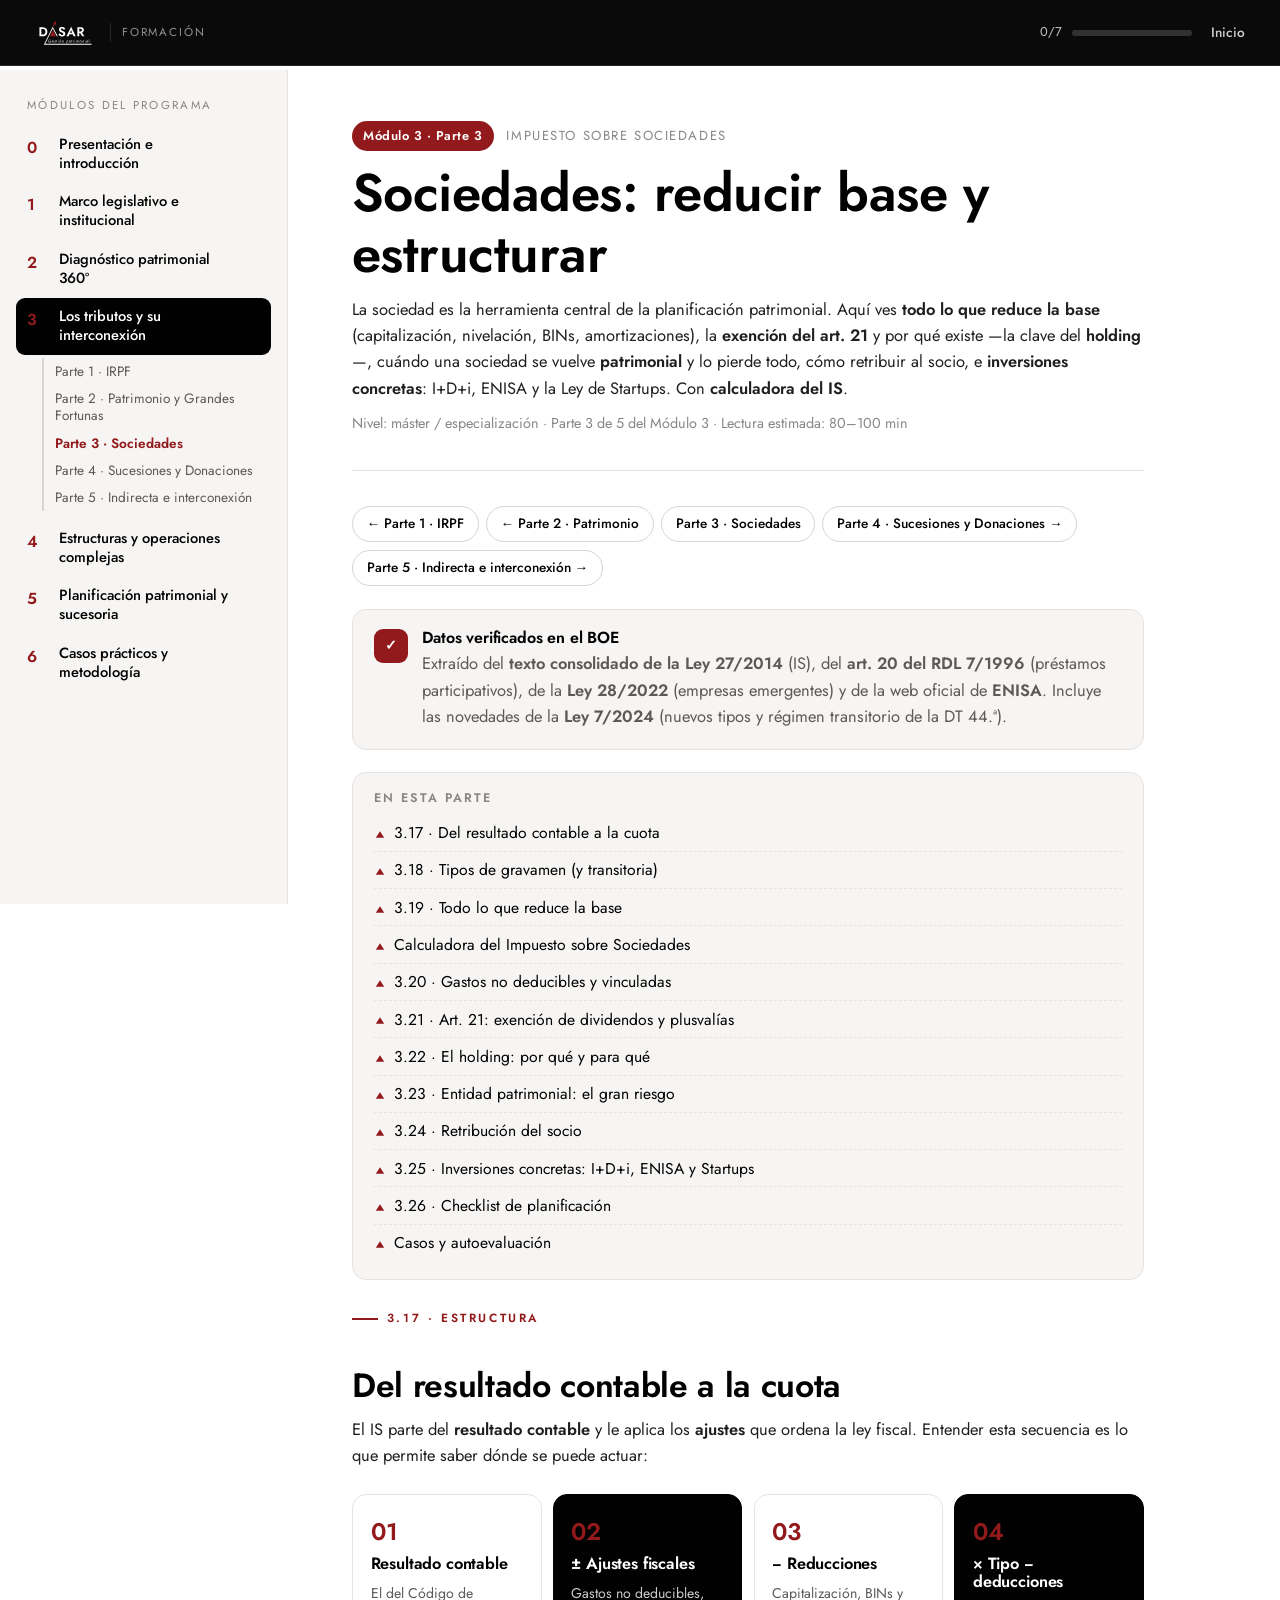
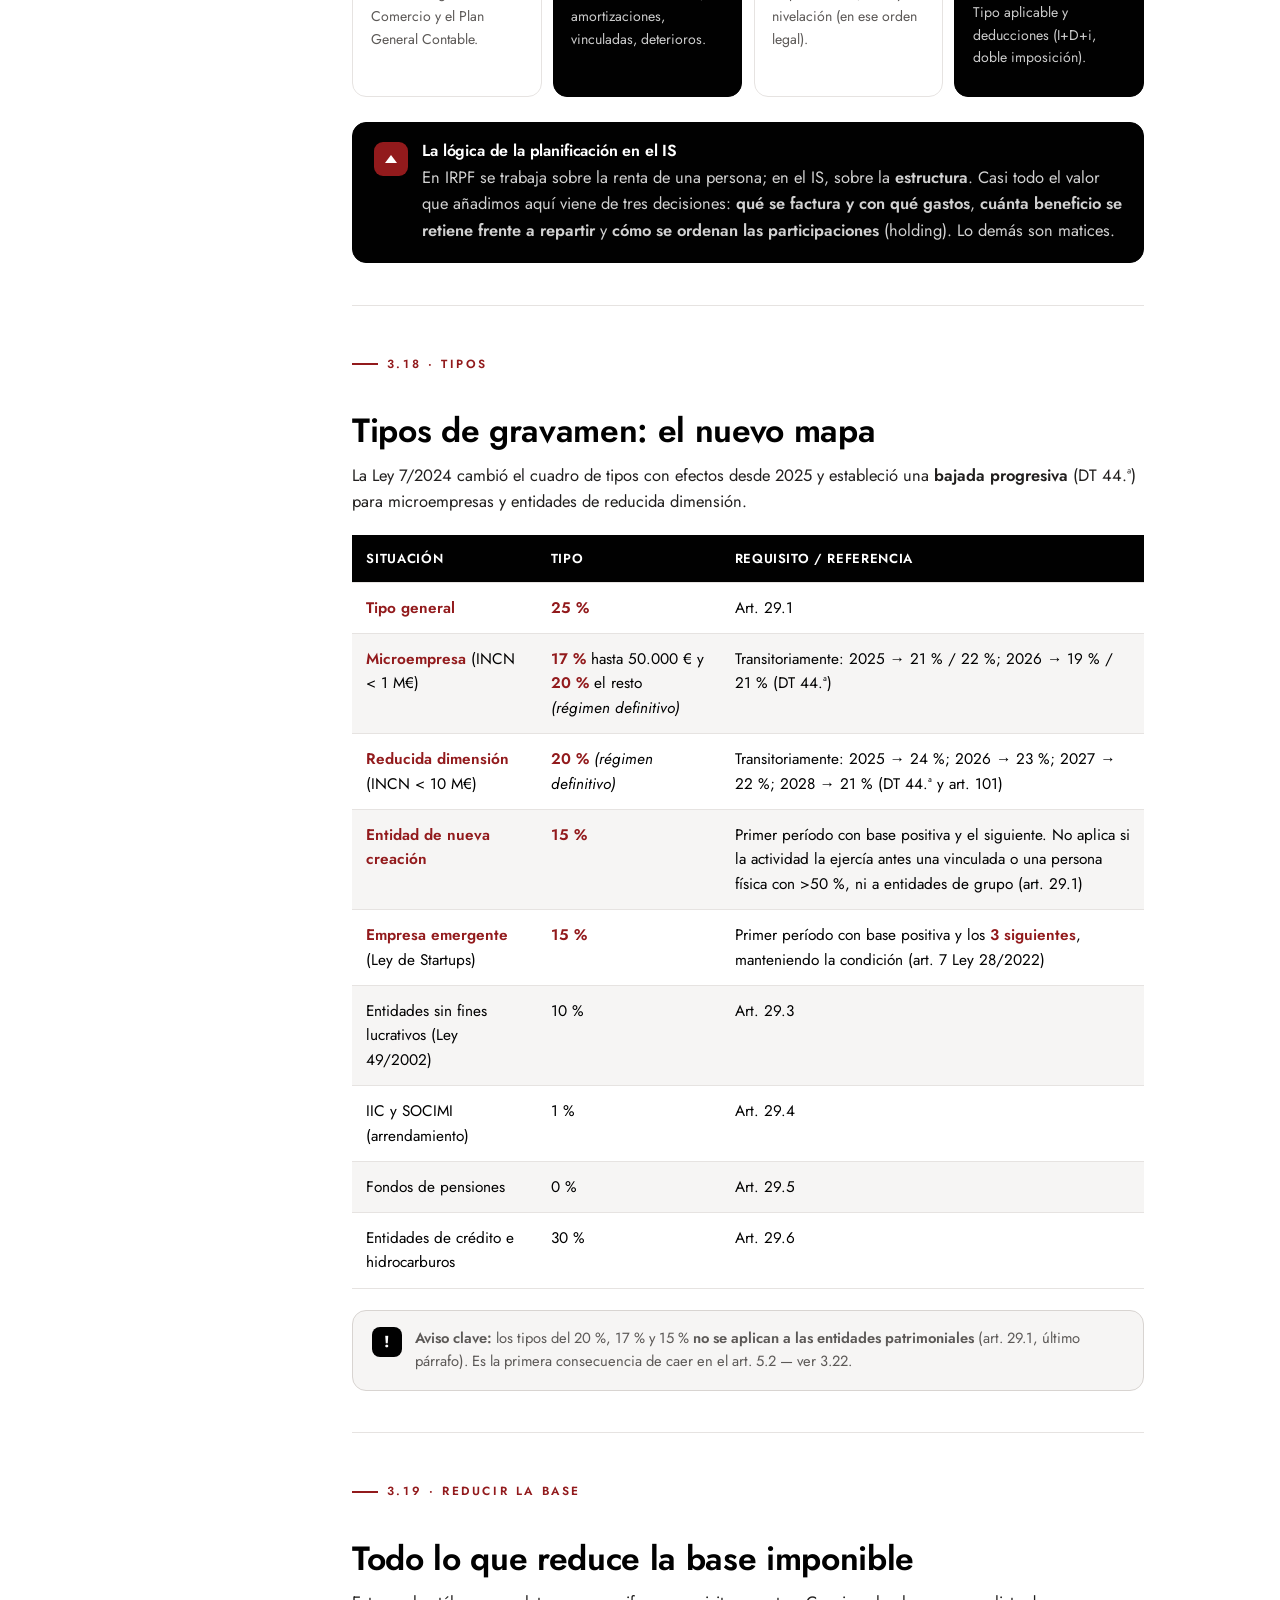
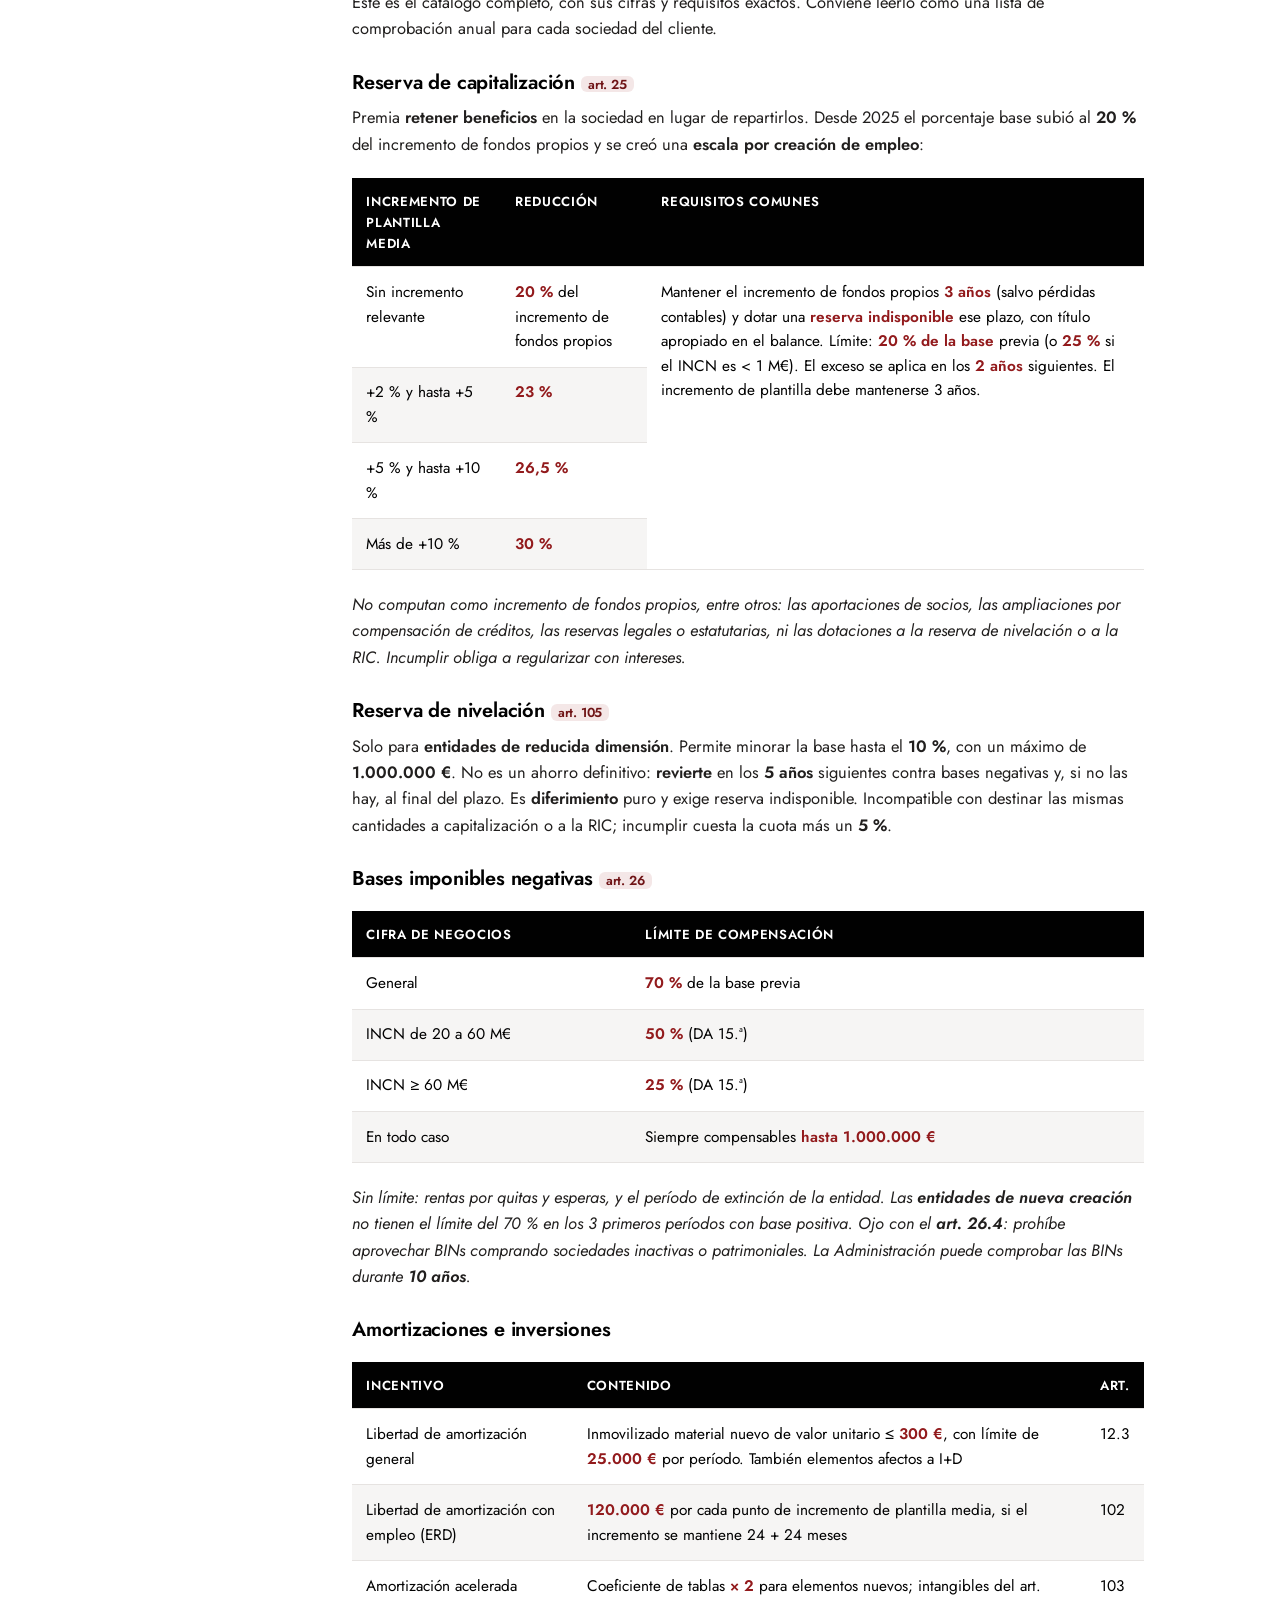
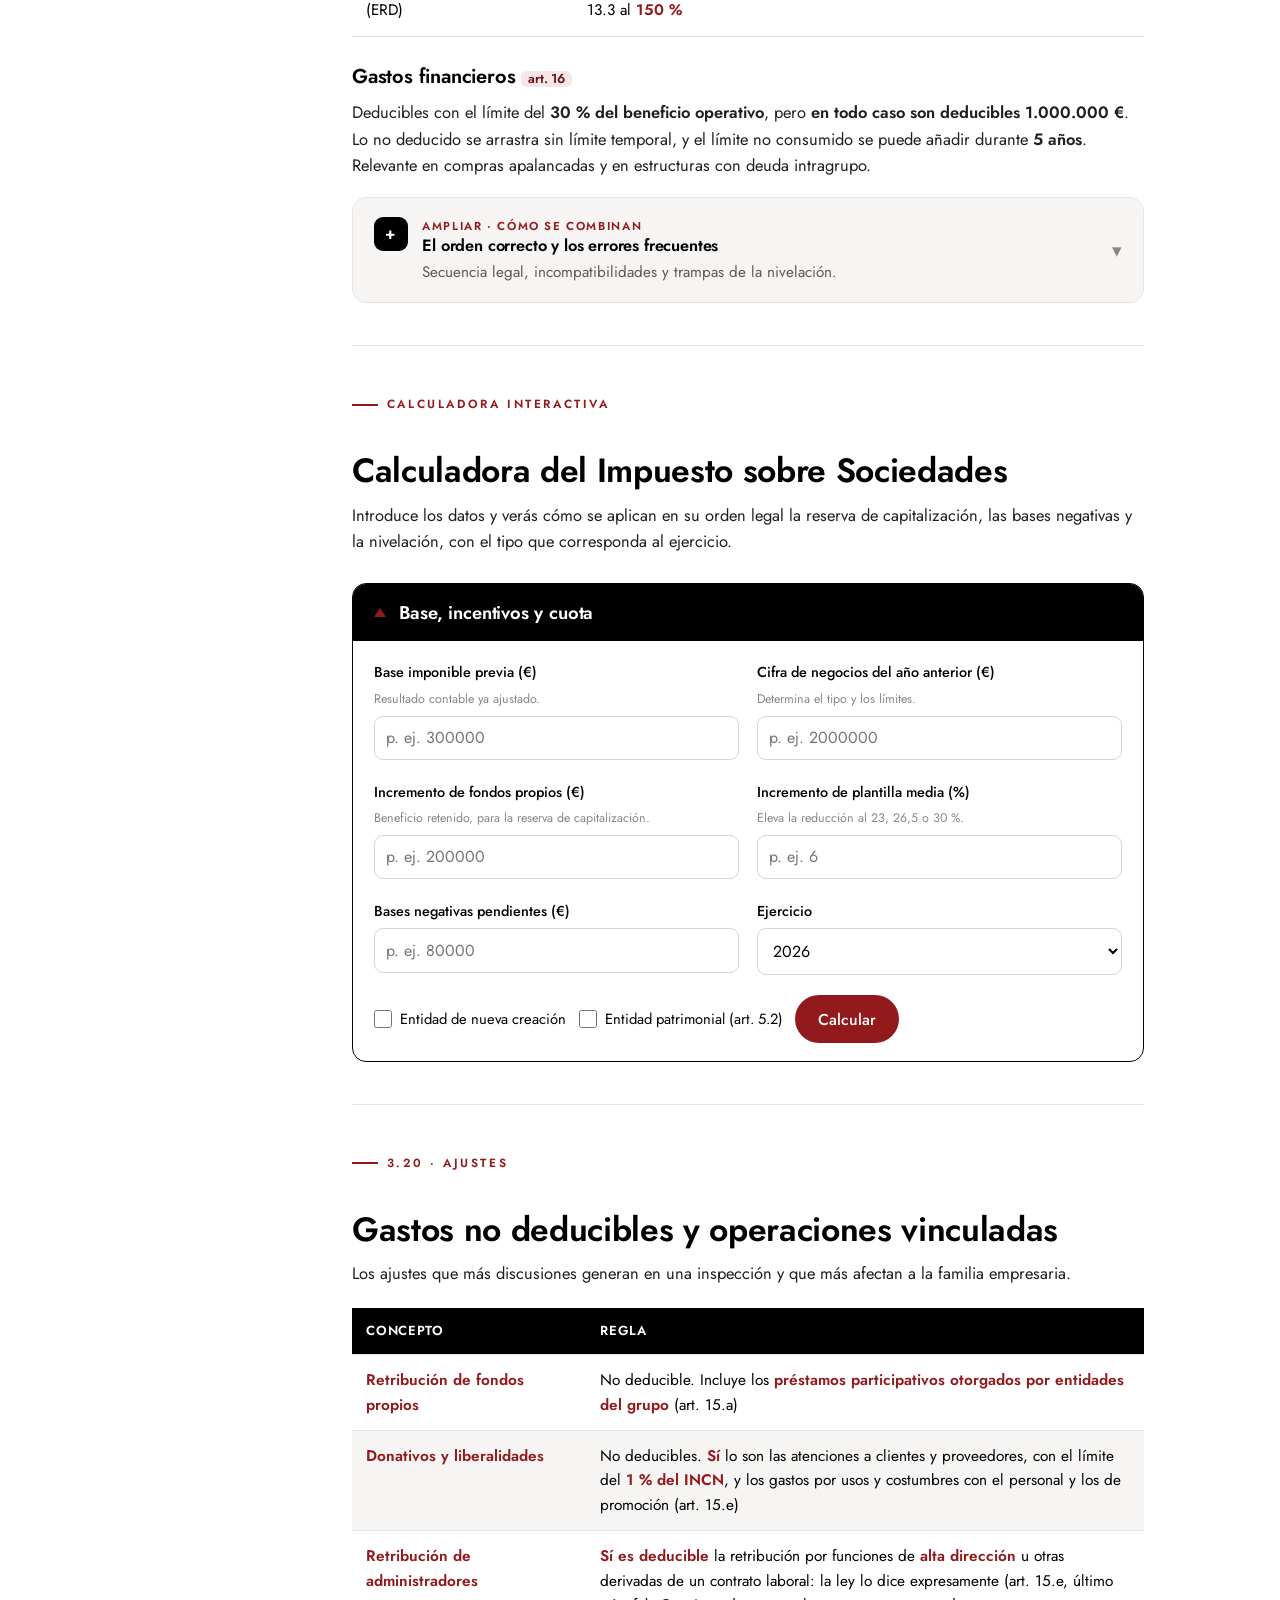
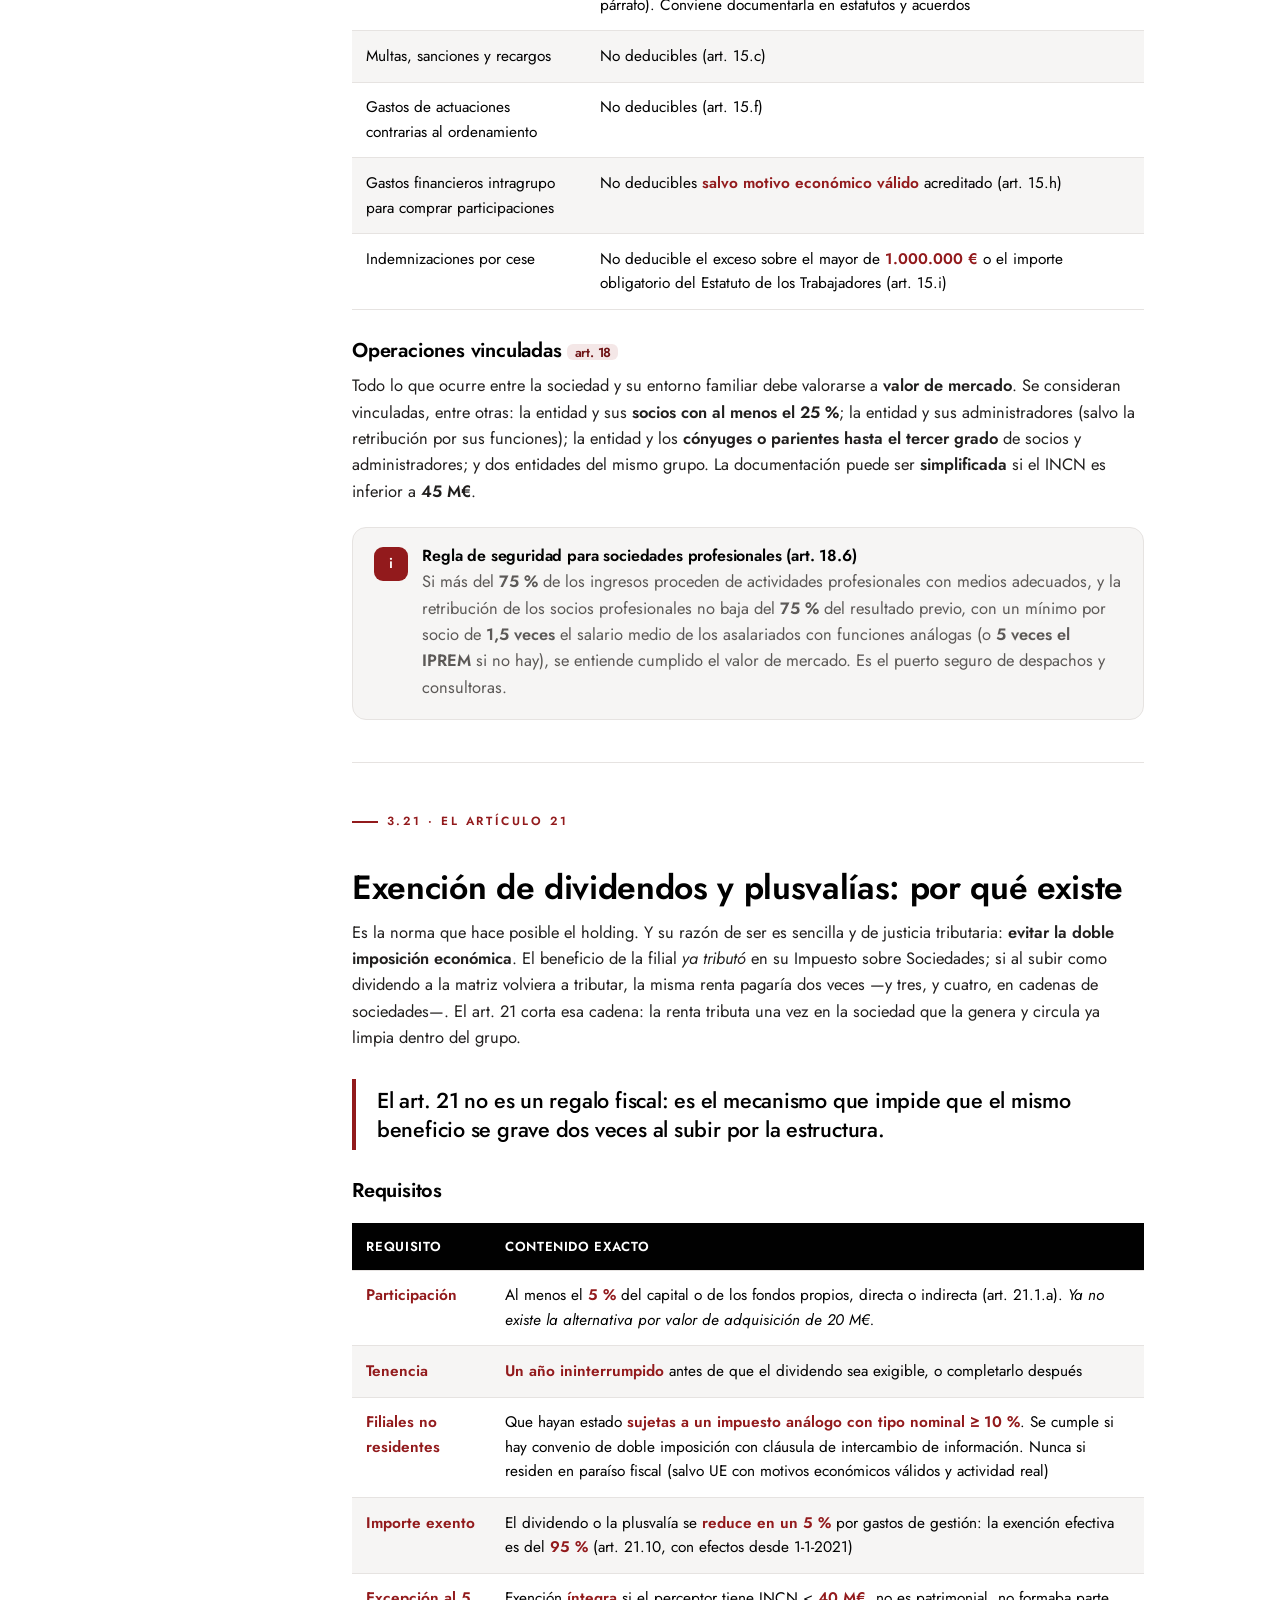
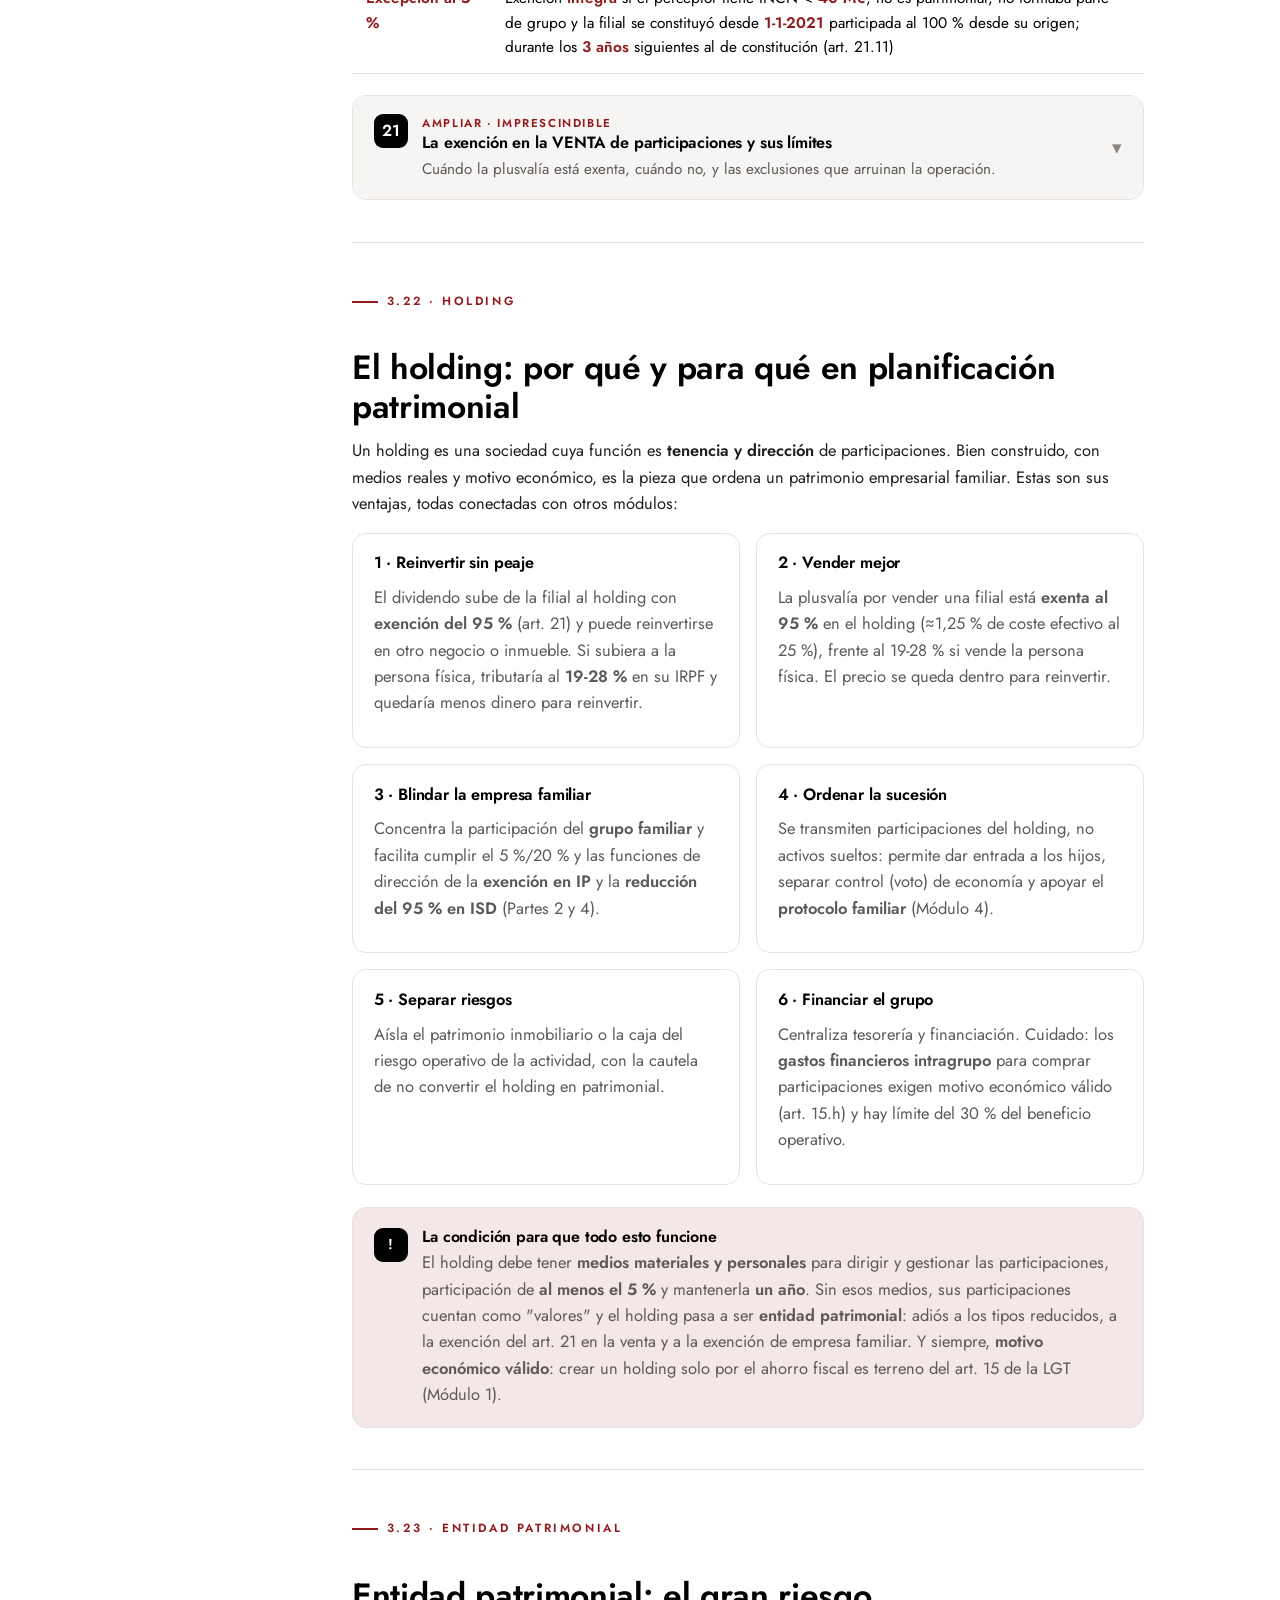
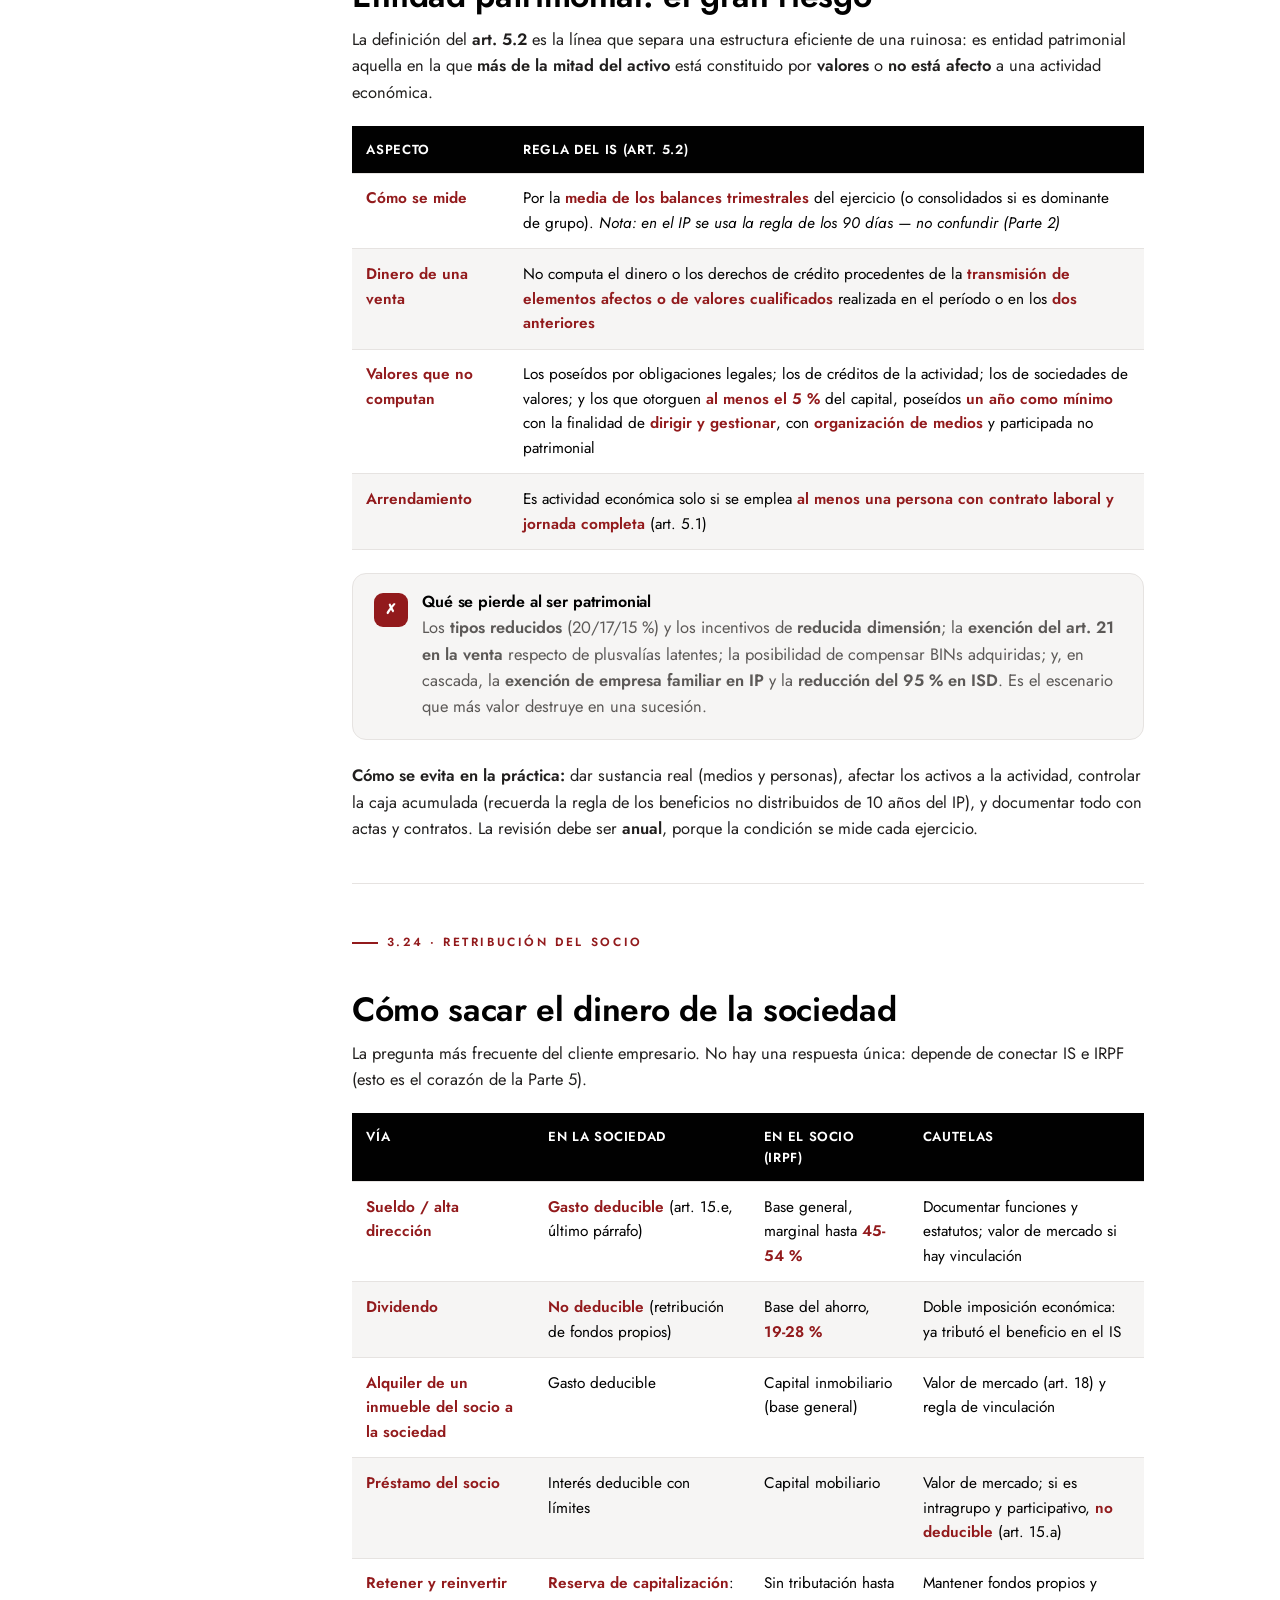
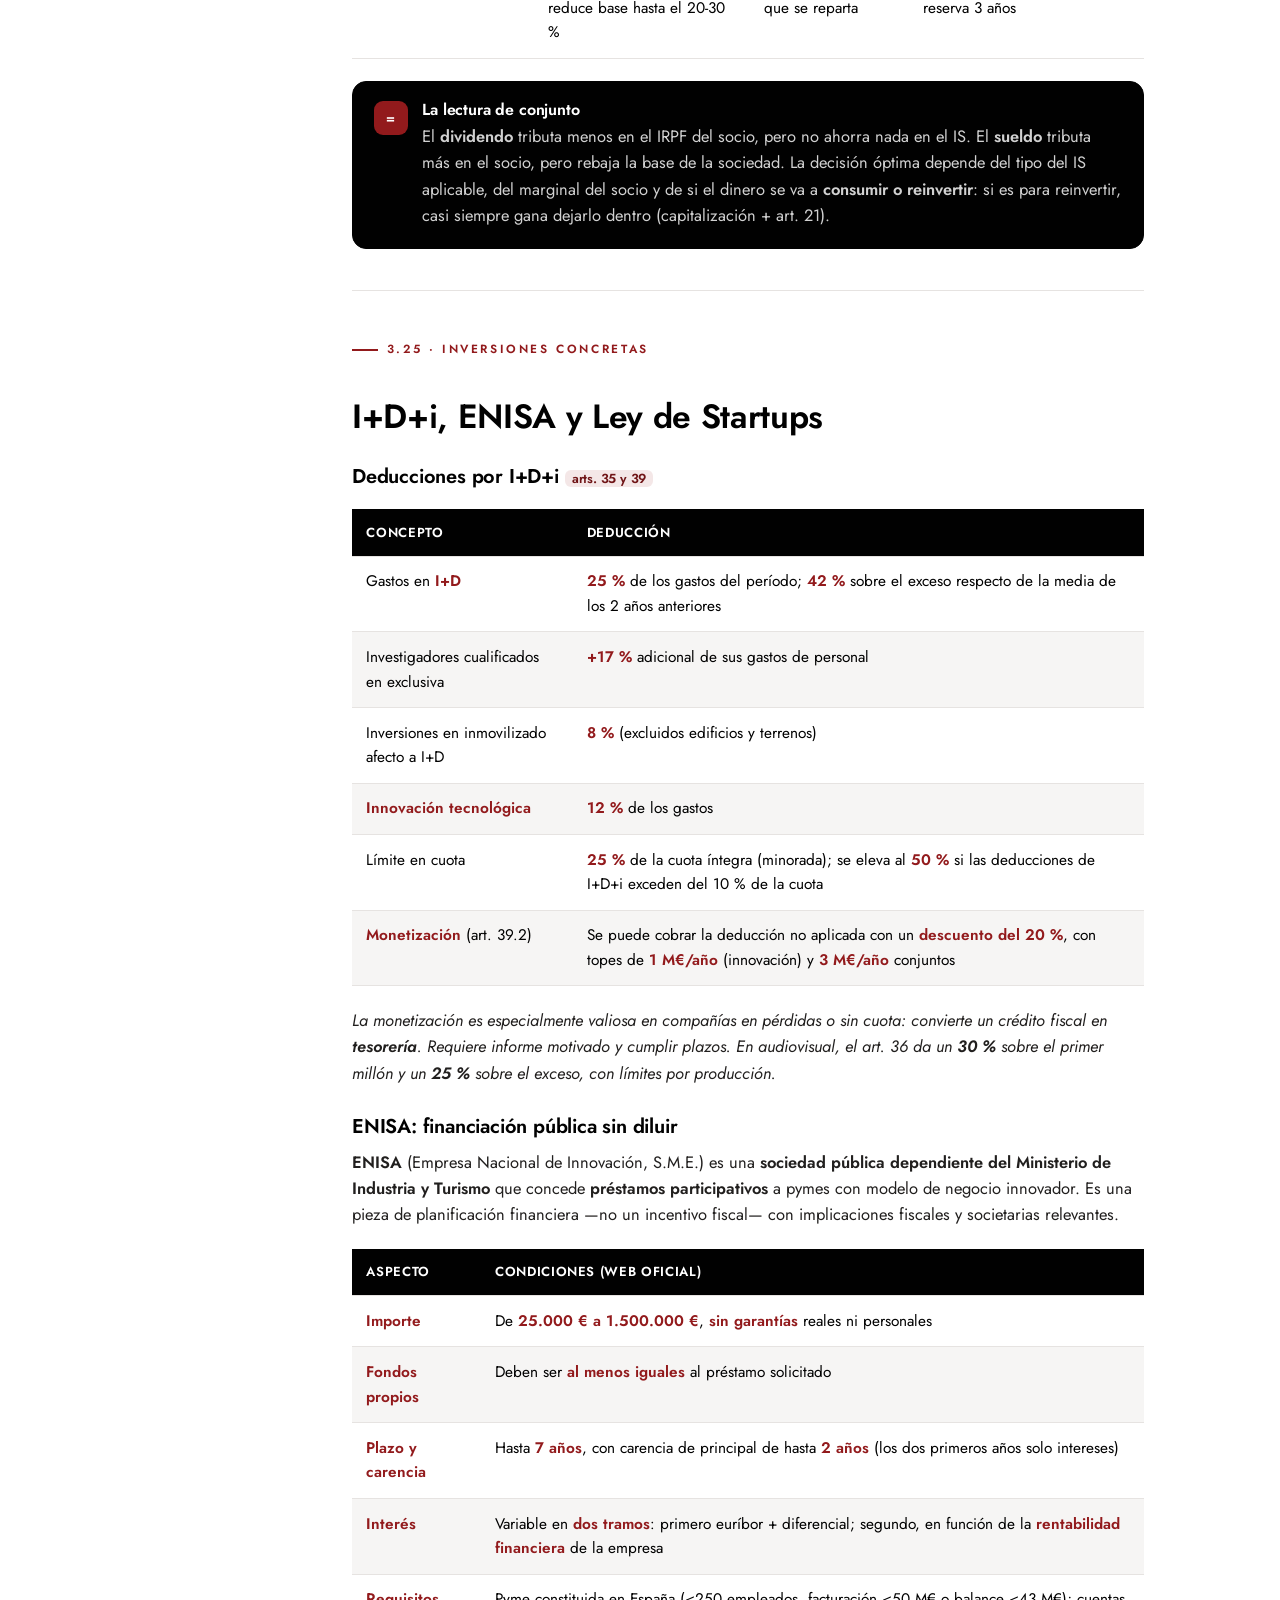
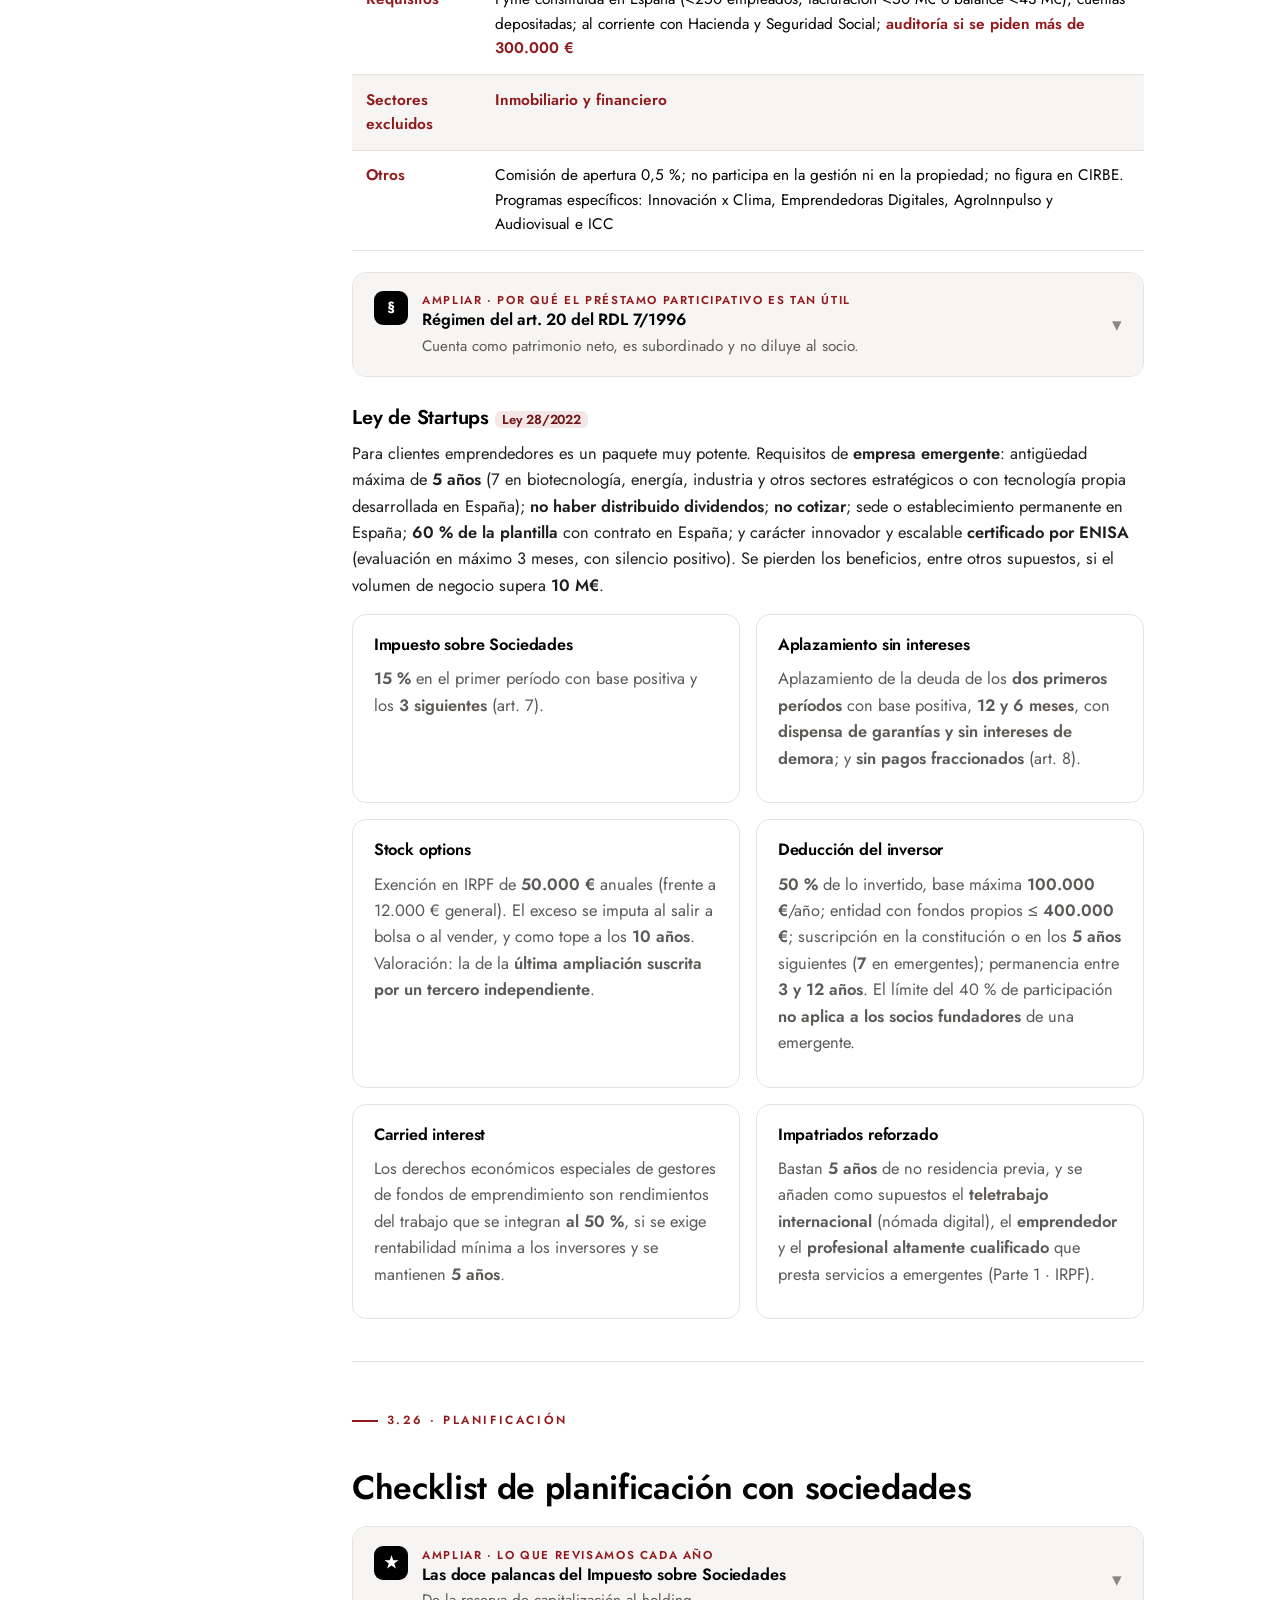
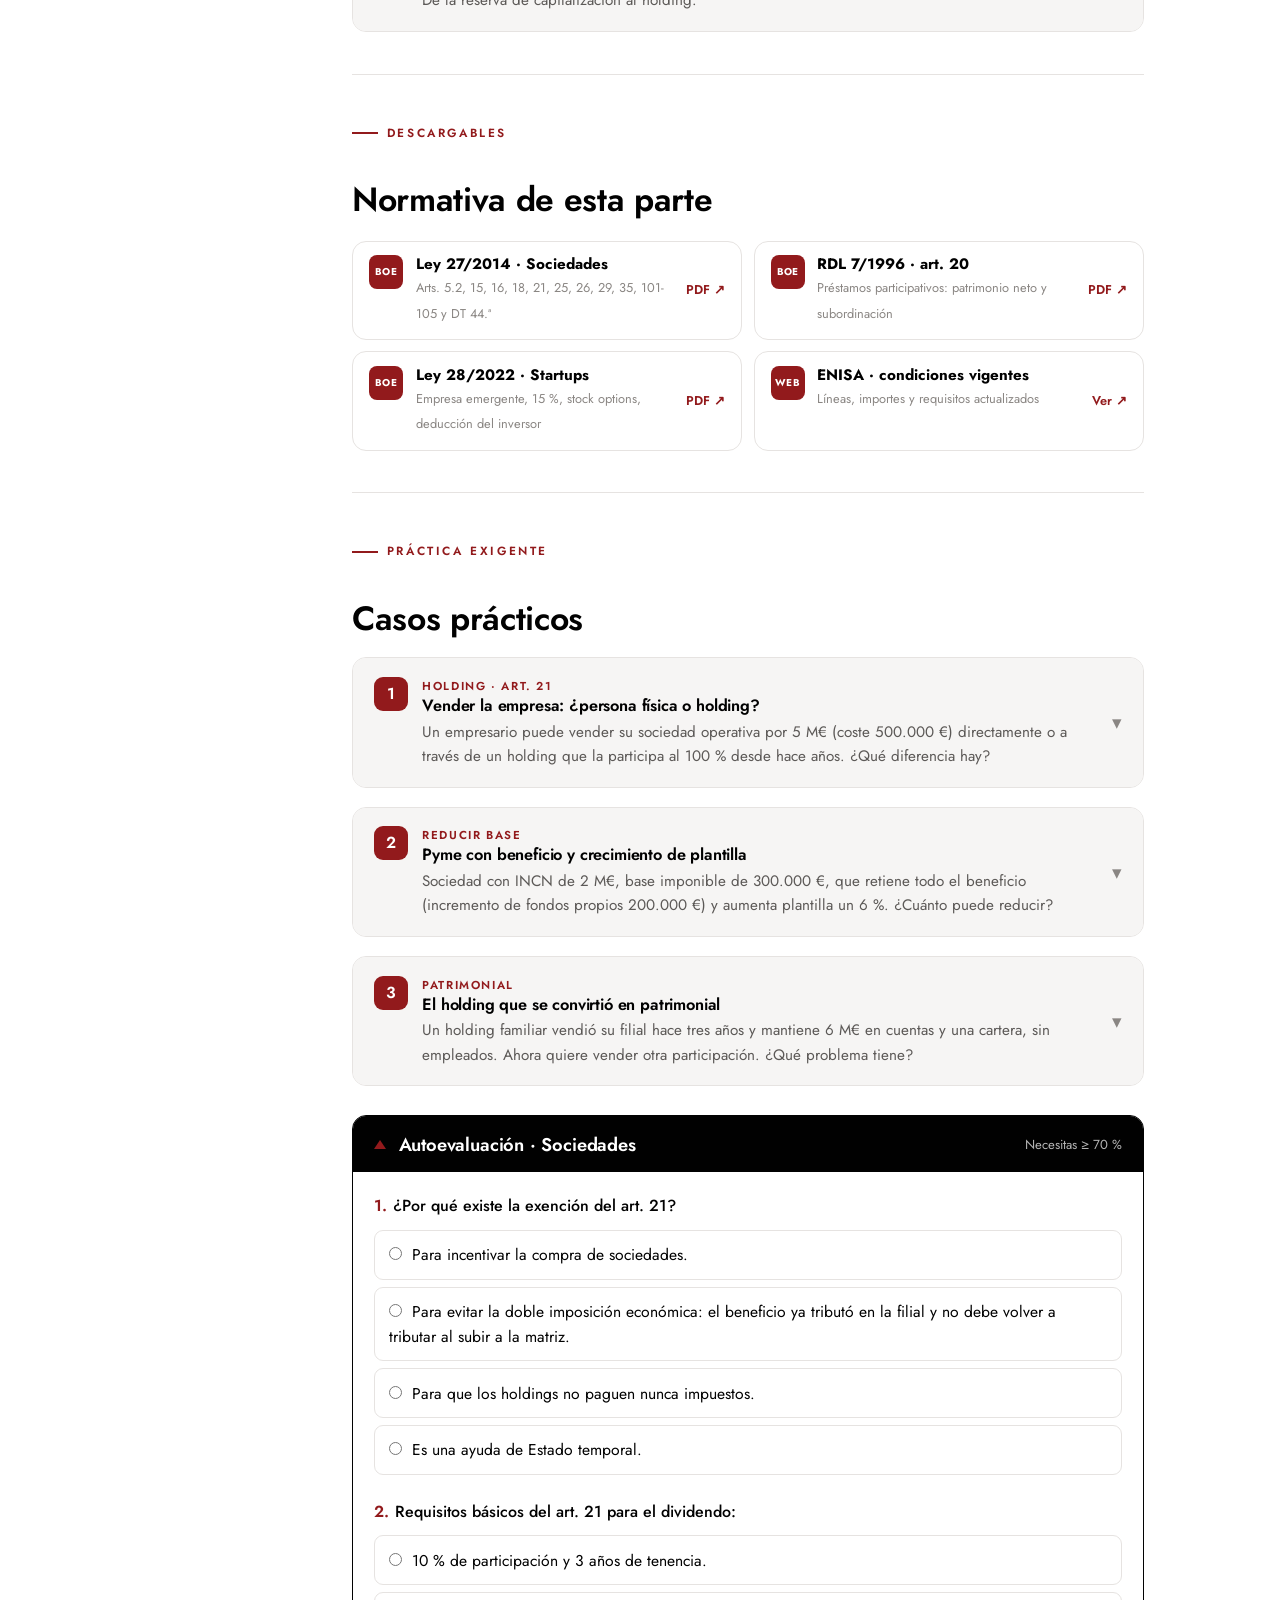
<file: modulo-3-sociedades.html>
<!DOCTYPE html>
<html lang="es">
<head>
<meta charset="UTF-8">
<meta name="viewport" content="width=device-width, initial-scale=1.0">
<meta http-equiv="Cache-Control" content="no-cache, no-store, must-revalidate">
<meta http-equiv="Pragma" content="no-cache">
<meta http-equiv="Expires" content="0">
<title>Módulo 3 · Impuesto sobre Sociedades · DASAR</title>
<meta name="description" content="Módulo 3 DASAR (parte IS): reducciones de base, reserva de capitalización y nivelación, exención del art. 21 y holding, entidad patrimonial, retribución del socio, ENISA y Ley de Startups, con calculadora del IS.">
<link rel="icon" href="dasar-color.svg">
<link rel="preconnect" href="https://fonts.googleapis.com">
<link rel="preconnect" href="https://fonts.gstatic.com" crossorigin>
<link href="https://fonts.googleapis.com/css2?family=Jost:ital,wght@0,400;0,500;0,600;0,700;1,400&display=swap" rel="stylesheet">
<link rel="stylesheet" href="styles.css?v=17">
</head>
<body data-current="mod3">

<header class="topbar">
  <button class="menu-toggle" aria-label="Menú"><span></span><span></span><span></span></button>
  <a class="brand" href="index.html">
    <img src="dasar-blanco.svg" alt="DASAR Gestión Patrimonial">
    <span class="tag">Formación</span>
  </a>
  <span class="spacer"></span>
  <div class="tprogress" title="Progreso del programa">
    <span data-progress-text>0/7</span>
    <span class="bar"><i data-progress-bar></i></span>
  </div>
  <a class="home-link" href="index.html">Inicio</a>
</header>
<div class="readprogress" aria-hidden="true"><i></i></div>

<div class="layout">
  <aside class="sidebar">
    <div class="side-h">Módulos del programa</div>
    <nav id="sidebar-list"></nav>
  </aside>

  <main class="content prose">

    <div class="mod-head">
      <div class="eyebrow">
        <span class="mod-badge">Módulo 3 · Parte 3</span>
        <span class="mod-meta">Impuesto sobre Sociedades</span>
      </div>
      <h1>Sociedades: reducir base y estructurar</h1>
      <p class="lead">La sociedad es la herramienta central de la planificación patrimonial. Aquí ves <strong>todo lo que reduce la base</strong> (capitalización, nivelación, BINs, amortizaciones), la <strong>exención del art. 21</strong> y por qué existe —la clave del <strong>holding</strong>—, cuándo una sociedad se vuelve <strong>patrimonial</strong> y lo pierde todo, cómo retribuir al socio, e <strong>inversiones concretas</strong>: I+D+i, ENISA y la Ley de Startups. Con <strong>calculadora del IS</strong>.</p>
      <p style="color:var(--muted-2);font-size:.9rem">Nivel: máster / especialización · Parte 3 de 5 del Módulo 3 · Lectura estimada: 80–100 min</p>
    </div>

    <nav class="partnav" aria-label="Partes del Módulo 3">
      <a class="p" href="modulo-3.html">← Parte 1 · IRPF</a>
      <a class="p" href="modulo-3-patrimonio.html">← Parte 2 · Patrimonio</a>
      <span class="p on">Parte 3 · Sociedades</span>
      <a class="p" href="modulo-3-sucesiones.html">Parte 4 · Sucesiones y Donaciones →</a>
      <a class="p" href="modulo-3-indirecta.html">Parte 5 · Indirecta e interconexión →</a>
    </nav>

    <div class="callout"><div class="ic">✓</div><div class="ct"><h4>Datos verificados en el BOE</h4><p>Extraído del <strong>texto consolidado de la Ley 27/2014</strong> (IS), del <strong>art. 20 del RDL 7/1996</strong> (préstamos participativos), de la <strong>Ley 28/2022</strong> (empresas emergentes) y de la web oficial de <strong>ENISA</strong>. Incluye las novedades de la <strong>Ley 7/2024</strong> (nuevos tipos y régimen transitorio de la DT 44.ª).</p></div></div>

    <div class="toc">
      <h4>En esta parte</h4>
      <a href="#s1"><span class="tri"></span>3.17 · Del resultado contable a la cuota</a>
      <a href="#s2"><span class="tri"></span>3.18 · Tipos de gravamen (y transitoria)</a>
      <a href="#s3"><span class="tri"></span>3.19 · Todo lo que reduce la base</a>
      <a href="#calc"><span class="tri"></span>Calculadora del Impuesto sobre Sociedades</a>
      <a href="#s4"><span class="tri"></span>3.20 · Gastos no deducibles y vinculadas</a>
      <a href="#s5"><span class="tri"></span>3.21 · Art. 21: exención de dividendos y plusvalías</a>
      <a href="#s6"><span class="tri"></span>3.22 · El holding: por qué y para qué</a>
      <a href="#s7"><span class="tri"></span>3.23 · Entidad patrimonial: el gran riesgo</a>
      <a href="#s8"><span class="tri"></span>3.24 · Retribución del socio</a>
      <a href="#s9"><span class="tri"></span>3.25 · Inversiones concretas: I+D+i, ENISA y Startups</a>
      <a href="#s10"><span class="tri"></span>3.26 · Checklist de planificación</a>
      <a href="#casos"><span class="tri"></span>Casos y autoevaluación</a>
    </div>

    <!-- 3.17 -->
    <section id="s1" class="reveal">
      <span class="kicker">3.17 · Estructura</span>
      <h2>Del resultado contable a la cuota</h2>
      <p>El IS parte del <strong>resultado contable</strong> y le aplica los <strong>ajustes</strong> que ordena la ley fiscal. Entender esta secuencia es lo que permite saber dónde se puede actuar:</p>
      <div class="flow" style="grid-template-columns:repeat(4,1fr)">
        <div class="step"><div class="n">01</div><h4>Resultado contable</h4><p>El del Código de Comercio y el Plan General Contable.</p></div>
        <div class="step"><div class="n">02</div><h4>± Ajustes fiscales</h4><p>Gastos no deducibles, amortizaciones, vinculadas, deterioros.</p></div>
        <div class="step"><div class="n">03</div><h4>− Reducciones</h4><p>Capitalización, BINs y nivelación (en ese orden legal).</p></div>
        <div class="step"><div class="n">04</div><h4>× Tipo − deducciones</h4><p>Tipo aplicable y deducciones (I+D+i, doble imposición).</p></div>
      </div>
      <div class="callout idea"><div class="ic"><span class="tri" style="border-bottom-color:#fff"></span></div><div class="ct"><h4>La lógica de la planificación en el IS</h4><p>En IRPF se trabaja sobre la renta de una persona; en el IS, sobre la <strong>estructura</strong>. Casi todo el valor que añadimos aquí viene de tres decisiones: <strong>qué se factura y con qué gastos</strong>, <strong>cuánta beneficio se retiene frente a repartir</strong> y <strong>cómo se ordenan las participaciones</strong> (holding). Lo demás son matices.</p></div></div>
    </section>

    <hr class="divider">

    <!-- 3.18 -->
    <section id="s2" class="reveal">
      <span class="kicker">3.18 · Tipos</span>
      <h2>Tipos de gravamen: el nuevo mapa</h2>
      <p>La Ley 7/2024 cambió el cuadro de tipos con efectos desde 2025 y estableció una <strong>bajada progresiva</strong> (DT 44.ª) para microempresas y entidades de reducida dimensión.</p>
      <table class="tbl">
        <thead><tr><th>Situación</th><th>Tipo</th><th>Requisito / referencia</th></tr></thead>
        <tbody>
          <tr><td><strong>Tipo general</strong></td><td><strong>25 %</strong></td><td>Art. 29.1</td></tr>
          <tr><td><strong>Microempresa</strong> (INCN &lt; 1 M€)</td><td><strong>17 %</strong> hasta 50.000 € y <strong>20 %</strong> el resto <em>(régimen definitivo)</em></td><td>Transitoriamente: 2025 → 21 % / 22 %; 2026 → 19 % / 21 % (DT 44.ª)</td></tr>
          <tr><td><strong>Reducida dimensión</strong> (INCN &lt; 10 M€)</td><td><strong>20 %</strong> <em>(régimen definitivo)</em></td><td>Transitoriamente: 2025 → 24 %; 2026 → 23 %; 2027 → 22 %; 2028 → 21 % (DT 44.ª y art. 101)</td></tr>
          <tr><td><strong>Entidad de nueva creación</strong></td><td><strong>15 %</strong></td><td>Primer período con base positiva y el siguiente. No aplica si la actividad la ejercía antes una vinculada o una persona física con &gt;50 %, ni a entidades de grupo (art. 29.1)</td></tr>
          <tr><td><strong>Empresa emergente</strong> (Ley de Startups)</td><td><strong>15 %</strong></td><td>Primer período con base positiva y los <strong>3 siguientes</strong>, manteniendo la condición (art. 7 Ley 28/2022)</td></tr>
          <tr><td>Entidades sin fines lucrativos (Ley 49/2002)</td><td>10 %</td><td>Art. 29.3</td></tr>
          <tr><td>IIC y SOCIMI (arrendamiento)</td><td>1 %</td><td>Art. 29.4</td></tr>
          <tr><td>Fondos de pensiones</td><td>0 %</td><td>Art. 29.5</td></tr>
          <tr><td>Entidades de crédito e hidrocarburos</td><td>30 %</td><td>Art. 29.6</td></tr>
        </tbody>
      </table>
      <div class="warnbox"><div class="ic">!</div><p><strong>Aviso clave:</strong> los tipos del 20 %, 17 % y 15 % <strong>no se aplican a las entidades patrimoniales</strong> (art. 29.1, último párrafo). Es la primera consecuencia de caer en el art. 5.2 — ver 3.22.</p></div>
    </section>

    <hr class="divider">

    <!-- 3.19 REDUCIR BASE -->
    <section id="s3" class="reveal">
      <span class="kicker">3.19 · Reducir la base</span>
      <h2>Todo lo que reduce la base imponible</h2>
      <p>Este es el catálogo completo, con sus cifras y requisitos exactos. Conviene leerlo como una lista de comprobación anual para cada sociedad del cliente.</p>

      <h3>Reserva de capitalización <span class="ref-tag">art. 25</span></h3>
      <p>Premia <strong>retener beneficios</strong> en la sociedad en lugar de repartirlos. Desde 2025 el porcentaje base subió al <strong>20 %</strong> del incremento de fondos propios y se creó una <strong>escala por creación de empleo</strong>:</p>
      <table class="tbl">
        <thead><tr><th>Incremento de plantilla media</th><th>Reducción</th><th>Requisitos comunes</th></tr></thead>
        <tbody>
          <tr><td>Sin incremento relevante</td><td><strong>20 %</strong> del incremento de fondos propios</td><td rowspan="4">Mantener el incremento de fondos propios <strong>3 años</strong> (salvo pérdidas contables) y dotar una <strong>reserva indisponible</strong> ese plazo, con título apropiado en el balance. Límite: <strong>20 % de la base</strong> previa (o <strong>25 %</strong> si el INCN es &lt; 1 M€). El exceso se aplica en los <strong>2 años</strong> siguientes. El incremento de plantilla debe mantenerse 3 años.</td></tr>
          <tr><td>+2 % y hasta +5 %</td><td><strong>23 %</strong></td></tr>
          <tr><td>+5 % y hasta +10 %</td><td><strong>26,5 %</strong></td></tr>
          <tr><td>Más de +10 %</td><td><strong>30 %</strong></td></tr>
        </tbody>
      </table>
      <p class="libnote">No computan como incremento de fondos propios, entre otros: las aportaciones de socios, las ampliaciones por compensación de créditos, las reservas legales o estatutarias, ni las dotaciones a la reserva de nivelación o a la RIC. Incumplir obliga a regularizar con intereses.</p>

      <h3>Reserva de nivelación <span class="ref-tag">art. 105</span></h3>
      <p>Solo para <strong>entidades de reducida dimensión</strong>. Permite minorar la base hasta el <strong>10 %</strong>, con un máximo de <strong>1.000.000 €</strong>. No es un ahorro definitivo: <strong>revierte</strong> en los <strong>5 años</strong> siguientes contra bases negativas y, si no las hay, al final del plazo. Es <strong>diferimiento</strong> puro y exige reserva indisponible. Incompatible con destinar las mismas cantidades a capitalización o a la RIC; incumplir cuesta la cuota más un <strong>5 %</strong>.</p>

      <h3>Bases imponibles negativas <span class="ref-tag">art. 26</span></h3>
      <table class="tbl">
        <thead><tr><th>Cifra de negocios</th><th>Límite de compensación</th></tr></thead>
        <tbody>
          <tr><td>General</td><td><strong>70 %</strong> de la base previa</td></tr>
          <tr><td>INCN de 20 a 60 M€</td><td><strong>50 %</strong> (DA 15.ª)</td></tr>
          <tr><td>INCN ≥ 60 M€</td><td><strong>25 %</strong> (DA 15.ª)</td></tr>
          <tr><td>En todo caso</td><td>Siempre compensables <strong>hasta 1.000.000 €</strong></td></tr>
        </tbody>
      </table>
      <p class="libnote">Sin límite: rentas por quitas y esperas, y el período de extinción de la entidad. Las <strong>entidades de nueva creación</strong> no tienen el límite del 70 % en los 3 primeros períodos con base positiva. Ojo con el <strong>art. 26.4</strong>: prohíbe aprovechar BINs comprando sociedades inactivas o patrimoniales. La Administración puede comprobar las BINs durante <strong>10 años</strong>.</p>

      <h3>Amortizaciones e inversiones</h3>
      <table class="tbl">
        <thead><tr><th>Incentivo</th><th>Contenido</th><th>Art.</th></tr></thead>
        <tbody>
          <tr><td>Libertad de amortización general</td><td>Inmovilizado material nuevo de valor unitario ≤ <strong>300 €</strong>, con límite de <strong>25.000 €</strong> por período. También elementos afectos a I+D</td><td>12.3</td></tr>
          <tr><td>Libertad de amortización con empleo (ERD)</td><td><strong>120.000 €</strong> por cada punto de incremento de plantilla media, si el incremento se mantiene 24 + 24 meses</td><td>102</td></tr>
          <tr><td>Amortización acelerada (ERD)</td><td>Coeficiente de tablas <strong>× 2</strong> para elementos nuevos; intangibles del art. 13.3 al <strong>150 %</strong></td><td>103</td></tr>
        </tbody>
      </table>

      <h3>Gastos financieros <span class="ref-tag">art. 16</span></h3>
      <p>Deducibles con el límite del <strong>30 % del beneficio operativo</strong>, pero <strong>en todo caso son deducibles 1.000.000 €</strong>. Lo no deducido se arrastra sin límite temporal, y el límite no consumido se puede añadir durante <strong>5 años</strong>. Relevante en compras apalancadas y en estructuras con deuda intragrupo.</p>

      <div class="caso svc" data-act="reducir">
        <div class="caso-h"><div class="ci">+</div><div class="cti"><div class="cl">Ampliar · cómo se combinan</div><h4>El orden correcto y los errores frecuentes</h4><p>Secuencia legal, incompatibilidades y trampas de la nivelación.</p></div><div class="chev">▾</div></div>
        <div class="caso-body"><div class="caso-inner">
          <div class="plano"><h5>El orden importa</h5><p>La ley fija la secuencia: primero la <strong>reserva de capitalización</strong>, después la <strong>compensación de BINs</strong> (cuyo límite se calcula sobre la base previa a la capitalización) y, en ERD, por último la <strong>nivelación</strong>. Aplicarlo en otro orden cambia el resultado.</p></div>
          <div class="plano"><h5>Capitalización vs nivelación</h5><p>Son <strong>compatibles</strong> entre sí, pero las <strong>mismas cantidades</strong> no pueden destinarse a las dos reservas. La capitalización es ahorro definitivo si se mantienen los fondos propios; la nivelación es solo diferimiento a 5 años. En una empresa que crece y no reparte, la capitalización es preferente.</p></div>
          <div class="plano"><h5>El error clásico de la nivelación</h5><p>Muchas pymes la aplican como si fuera un ahorro y no provisionan la reversión. Si a los 5 años no ha habido bases negativas, <strong>toda la cantidad vuelve a la base</strong> de golpe. Hay que anotarlo en el calendario del cliente.</p></div>
          <div class="plano"><h5>Reserva para Inversiones en Canarias (RIC)</h5><p>No está en la Ley del IS: se regula en el <strong>art. 27 de la Ley 19/1994</strong>. La Ley del IS solo la menciona para decir que no computa como incremento de fondos propios y que es incompatible con destinar las mismas cantidades a la nivelación. Si el cliente opera en Canarias, es una palanca de primer orden (junto con la ZEC) que hay que analizar aparte.</p></div>
          <div class="plano"><h5>Deducciones de cuota que no reducen base pero sí factura</h5><p>Tras calcular la cuota entran las <strong>deducciones</strong>: I+D+i, producciones audiovisuales, donativos de la Ley 49/2002 y deducciones por doble imposición. Ver 3.25.</p></div>
        </div></div>
      </div>
    </section>

    <hr class="divider">

    <!-- CALCULADORA -->
    <section id="calc" class="reveal">
      <span class="kicker">Calculadora interactiva</span>
      <h2>Calculadora del Impuesto sobre Sociedades</h2>
      <p>Introduce los datos y verás cómo se aplican en su orden legal la reserva de capitalización, las bases negativas y la nivelación, con el tipo que corresponda al ejercicio.</p>
      <div class="calc rcalc iscalc">
        <div class="calc-head"><span class="tri"></span><h3>Base, incentivos y cuota</h3></div>
        <div class="calc-grid">
          <div class="fld"><label for="s-base">Base imponible previa (€)</label><small>Resultado contable ya ajustado.</small><input id="s-base" data-s-base type="number" min="0" step="1000" placeholder="p. ej. 300000"></div>
          <div class="fld"><label for="s-incn">Cifra de negocios del año anterior (€)</label><small>Determina el tipo y los límites.</small><input id="s-incn" data-s-incn type="number" min="0" step="10000" placeholder="p. ej. 2000000"></div>
        </div>
        <div class="calc-grid" style="padding-top:0">
          <div class="fld"><label for="s-fp">Incremento de fondos propios (€)</label><small>Beneficio retenido, para la reserva de capitalización.</small><input id="s-fp" data-s-fp type="number" min="0" step="1000" placeholder="p. ej. 200000"></div>
          <div class="fld"><label for="s-plantilla">Incremento de plantilla media (%)</label><small>Eleva la reducción al 23, 26,5 o 30 %.</small><input id="s-plantilla" data-s-plantilla type="number" min="0" step="1" placeholder="p. ej. 6"></div>
        </div>
        <div class="calc-grid" style="padding-top:0">
          <div class="fld"><label for="s-bins">Bases negativas pendientes (€)</label><input id="s-bins" data-s-bins type="number" min="0" step="1000" placeholder="p. ej. 80000"></div>
          <div class="fld"><label for="s-anio">Ejercicio</label>
            <select id="s-anio" data-s-anio>
              <option value="2026">2026</option><option value="2025">2025</option>
              <option value="2027">2027</option><option value="2028">2028 o posterior</option>
            </select>
          </div>
        </div>
        <div class="calc-actions">
          <label class="switch"><input type="checkbox" data-s-nueva> Entidad de nueva creación</label>
          <label class="switch"><input type="checkbox" data-s-patrimonial> Entidad patrimonial (art. 5.2)</label>
          <button class="btn btn-primary" data-s-run>Calcular</button>
        </div>
        <div class="calc-result"></div>
      </div>
    </section>

    <hr class="divider">

    <!-- 3.20 -->
    <section id="s4" class="reveal">
      <span class="kicker">3.20 · Ajustes</span>
      <h2>Gastos no deducibles y operaciones vinculadas</h2>
      <p>Los ajustes que más discusiones generan en una inspección y que más afectan a la familia empresaria.</p>
      <table class="tbl">
        <thead><tr><th>Concepto</th><th>Regla</th></tr></thead>
        <tbody>
          <tr><td><strong>Retribución de fondos propios</strong></td><td>No deducible. Incluye los <strong>préstamos participativos otorgados por entidades del grupo</strong> (art. 15.a)</td></tr>
          <tr><td><strong>Donativos y liberalidades</strong></td><td>No deducibles. <strong>Sí</strong> lo son las atenciones a clientes y proveedores, con el límite del <strong>1 % del INCN</strong>, y los gastos por usos y costumbres con el personal y los de promoción (art. 15.e)</td></tr>
          <tr><td><strong>Retribución de administradores</strong></td><td><strong>Sí es deducible</strong> la retribución por funciones de <strong>alta dirección</strong> u otras derivadas de un contrato laboral: la ley lo dice expresamente (art. 15.e, último párrafo). Conviene documentarla en estatutos y acuerdos</td></tr>
          <tr><td>Multas, sanciones y recargos</td><td>No deducibles (art. 15.c)</td></tr>
          <tr><td>Gastos de actuaciones contrarias al ordenamiento</td><td>No deducibles (art. 15.f)</td></tr>
          <tr><td>Gastos financieros intragrupo para comprar participaciones</td><td>No deducibles <strong>salvo motivo económico válido</strong> acreditado (art. 15.h)</td></tr>
          <tr><td>Indemnizaciones por cese</td><td>No deducible el exceso sobre el mayor de <strong>1.000.000 €</strong> o el importe obligatorio del Estatuto de los Trabajadores (art. 15.i)</td></tr>
        </tbody>
      </table>
      <h3>Operaciones vinculadas <span class="ref-tag">art. 18</span></h3>
      <p>Todo lo que ocurre entre la sociedad y su entorno familiar debe valorarse a <strong>valor de mercado</strong>. Se consideran vinculadas, entre otras: la entidad y sus <strong>socios con al menos el 25 %</strong>; la entidad y sus administradores (salvo la retribución por sus funciones); la entidad y los <strong>cónyuges o parientes hasta el tercer grado</strong> de socios y administradores; y dos entidades del mismo grupo. La documentación puede ser <strong>simplificada</strong> si el INCN es inferior a <strong>45 M€</strong>.</p>
      <div class="callout"><div class="ic">i</div><div class="ct"><h4>Regla de seguridad para sociedades profesionales (art. 18.6)</h4><p>Si más del <strong>75 %</strong> de los ingresos proceden de actividades profesionales con medios adecuados, y la retribución de los socios profesionales no baja del <strong>75 %</strong> del resultado previo, con un mínimo por socio de <strong>1,5 veces</strong> el salario medio de los asalariados con funciones análogas (o <strong>5 veces el IPREM</strong> si no hay), se entiende cumplido el valor de mercado. Es el puerto seguro de despachos y consultoras.</p></div></div>
    </section>

    <hr class="divider">

    <!-- 3.21 ART 21 -->
    <section id="s5" class="reveal">
      <span class="kicker">3.21 · El artículo 21</span>
      <h2>Exención de dividendos y plusvalías: por qué existe</h2>
      <p>Es la norma que hace posible el holding. Y su razón de ser es sencilla y de justicia tributaria: <strong>evitar la doble imposición económica</strong>. El beneficio de la filial <em>ya tributó</em> en su Impuesto sobre Sociedades; si al subir como dividendo a la matriz volviera a tributar, la misma renta pagaría dos veces —y tres, y cuatro, en cadenas de sociedades—. El art. 21 corta esa cadena: la renta tributa una vez en la sociedad que la genera y circula ya limpia dentro del grupo.</p>
      <div class="pullquote">El art. 21 no es un regalo fiscal: es el mecanismo que impide que el mismo beneficio se grave dos veces al subir por la estructura.</div>

      <h3>Requisitos</h3>
      <table class="tbl">
        <thead><tr><th>Requisito</th><th>Contenido exacto</th></tr></thead>
        <tbody>
          <tr><td><strong>Participación</strong></td><td>Al menos el <strong>5 %</strong> del capital o de los fondos propios, directa o indirecta (art. 21.1.a). <em>Ya no existe la alternativa por valor de adquisición de 20 M€.</em></td></tr>
          <tr><td><strong>Tenencia</strong></td><td><strong>Un año ininterrumpido</strong> antes de que el dividendo sea exigible, o completarlo después</td></tr>
          <tr><td><strong>Filiales no residentes</strong></td><td>Que hayan estado <strong>sujetas a un impuesto análogo con tipo nominal ≥ 10 %</strong>. Se cumple si hay convenio de doble imposición con cláusula de intercambio de información. Nunca si residen en paraíso fiscal (salvo UE con motivos económicos válidos y actividad real)</td></tr>
          <tr><td><strong>Importe exento</strong></td><td>El dividendo o la plusvalía se <strong>reduce en un 5 %</strong> por gastos de gestión: la exención efectiva es del <strong>95 %</strong> (art. 21.10, con efectos desde 1-1-2021)</td></tr>
          <tr><td><strong>Excepción al 5 %</strong></td><td>Exención <strong>íntegra</strong> si el perceptor tiene INCN &lt; <strong>40 M€</strong>, no es patrimonial, no formaba parte de grupo y la filial se constituyó desde <strong>1-1-2021</strong> participada al 100 % desde su origen; durante los <strong>3 años</strong> siguientes al de constitución (art. 21.11)</td></tr>
        </tbody>
      </table>

      <div class="caso svc" data-act="art21">
        <div class="caso-h"><div class="ci">21</div><div class="cti"><div class="cl">Ampliar · imprescindible</div><h4>La exención en la VENTA de participaciones y sus límites</h4><p>Cuándo la plusvalía está exenta, cuándo no, y las exclusiones que arruinan la operación.</p></div><div class="chev">▾</div></div>
        <div class="caso-body"><div class="caso-inner">
          <div class="plano"><h5>Transmisión de participaciones (art. 21.3)</h5><p>La renta positiva por vender una participación está exenta si se cumplen los requisitos del apartado 1. Se extiende a <strong>liquidación, separación del socio, fusión, escisión, reducción de capital, aportación no dineraria y cesión global</strong>. El requisito del 5 % debe cumplirse <strong>el día de la transmisión</strong>; el de tributación mínima (no residentes), <strong>en todos y cada uno</strong> de los ejercicios de tenencia. Si en algún ejercicio no se cumplió, la exención es <strong>parcial</strong>.</p></div>
          <div class="plano"><h5>Exclusiones que hay que revisar SIEMPRE (art. 21.5)</h5><p>No se aplica la exención a la parte de renta que no corresponda a un incremento de beneficios no distribuidos cuando se transmite: (a) una <strong>entidad patrimonial</strong> del art. 5.2; (b) una <strong>agrupación de interés económico</strong>; ni (c) cuando la participada esté en <strong>transparencia fiscal internacional</strong> con al menos el 15 % de sus rentas sometidas. Traducción: <strong>vender una sociedad patrimonial no disfruta de la exención</strong> sobre las plusvalías latentes de sus activos.</p></div>
          <div class="plano"><h5>La trampa de la aportación previa (art. 21.4)</h5><p>Si las participaciones llegaron a la sociedad mediante una <strong>aportación no dineraria acogida al régimen de neutralidad</strong> y ello difirió una renta, la exención <strong>no cubre esa renta diferida</strong>, salvo prueba de que se integró. Y si aportó una persona física y se venden <strong>en los dos años siguientes</strong>, tampoco cubre la diferencia entre valor fiscal y valor de mercado, salvo que la persona física haya vendido también su participación. Es el freno a "meter y vender".</p></div>
          <div class="plano"><h5>Cadenas y filiales de segundo nivel</h5><p>Si la participada obtiene <strong>más del 70 %</strong> de sus ingresos de dividendos o plusvalías de cartera, hay que mirar la participación <strong>indirecta</strong>: debe respetar el 5 % en cada nivel, salvo que formen grupo del art. 42 del Código de Comercio y consoliden cuentas.</p></div>
          <div class="plano"><h5>Rentas negativas y otras cautelas</h5><p>Simétricamente, las <strong>pérdidas</strong> por transmisión de participaciones con derecho a exención <strong>no se integran</strong>. En extinción de la participada sí son deducibles (salvo reestructuración), minoradas en los dividendos exentos de los <strong>10 años</strong> anteriores. Y no hay exención si el dividendo <strong>genera un gasto deducible</strong> en la pagadora (híbridos).</p></div>
        </div></div>
      </div>
    </section>

    <hr class="divider">

    <!-- 3.22 HOLDING -->
    <section id="s6" class="reveal">
      <span class="kicker">3.22 · Holding</span>
      <h2>El holding: por qué y para qué en planificación patrimonial</h2>
      <p>Un holding es una sociedad cuya función es <strong>tenencia y dirección</strong> de participaciones. Bien construido, con medios reales y motivo económico, es la pieza que ordena un patrimonio empresarial familiar. Estas son sus ventajas, todas conectadas con otros módulos:</p>
      <div class="grid grid-2" style="margin-top:1rem">
        <div class="card"><h4 class="mt0">1 · Reinvertir sin peaje</h4><p style="color:var(--muted)">El dividendo sube de la filial al holding con <strong>exención del 95 %</strong> (art. 21) y puede reinvertirse en otro negocio o inmueble. Si subiera a la persona física, tributaría al <strong>19-28 %</strong> en su IRPF y quedaría menos dinero para reinvertir.</p></div>
        <div class="card"><h4 class="mt0">2 · Vender mejor</h4><p style="color:var(--muted)">La plusvalía por vender una filial está <strong>exenta al 95 %</strong> en el holding (≈1,25 % de coste efectivo al 25 %), frente al 19-28 % si vende la persona física. El precio se queda dentro para reinvertir.</p></div>
        <div class="card"><h4 class="mt0">3 · Blindar la empresa familiar</h4><p style="color:var(--muted)">Concentra la participación del <strong>grupo familiar</strong> y facilita cumplir el 5 %/20 % y las funciones de dirección de la <strong>exención en IP</strong> y la <strong>reducción del 95 % en ISD</strong> (Partes 2 y 4).</p></div>
        <div class="card"><h4 class="mt0">4 · Ordenar la sucesión</h4><p style="color:var(--muted)">Se transmiten participaciones del holding, no activos sueltos: permite dar entrada a los hijos, separar control (voto) de economía y apoyar el <strong>protocolo familiar</strong> (Módulo 4).</p></div>
        <div class="card"><h4 class="mt0">5 · Separar riesgos</h4><p style="color:var(--muted)">Aísla el patrimonio inmobiliario o la caja del riesgo operativo de la actividad, con la cautela de no convertir el holding en patrimonial.</p></div>
        <div class="card"><h4 class="mt0">6 · Financiar el grupo</h4><p style="color:var(--muted)">Centraliza tesorería y financiación. Cuidado: los <strong>gastos financieros intragrupo</strong> para comprar participaciones exigen motivo económico válido (art. 15.h) y hay límite del 30 % del beneficio operativo.</p></div>
      </div>
      <div class="callout ref"><div class="ic">!</div><div class="ct"><h4>La condición para que todo esto funcione</h4><p>El holding debe tener <strong>medios materiales y personales</strong> para dirigir y gestionar las participaciones, participación de <strong>al menos el 5 %</strong> y mantenerla <strong>un año</strong>. Sin esos medios, sus participaciones cuentan como "valores" y el holding pasa a ser <strong>entidad patrimonial</strong>: adiós a los tipos reducidos, a la exención del art. 21 en la venta y a la exención de empresa familiar. Y siempre, <strong>motivo económico válido</strong>: crear un holding solo por el ahorro fiscal es terreno del art. 15 de la LGT (Módulo 1).</p></div></div>
    </section>

    <hr class="divider">

    <!-- 3.23 PATRIMONIAL -->
    <section id="s7" class="reveal">
      <span class="kicker">3.23 · Entidad patrimonial</span>
      <h2>Entidad patrimonial: el gran riesgo</h2>
      <p>La definición del <strong>art. 5.2</strong> es la línea que separa una estructura eficiente de una ruinosa: es entidad patrimonial aquella en la que <strong>más de la mitad del activo</strong> está constituido por <strong>valores</strong> o <strong>no está afecto</strong> a una actividad económica.</p>
      <table class="tbl">
        <thead><tr><th>Aspecto</th><th>Regla del IS (art. 5.2)</th></tr></thead>
        <tbody>
          <tr><td><strong>Cómo se mide</strong></td><td>Por la <strong>media de los balances trimestrales</strong> del ejercicio (o consolidados si es dominante de grupo). <em>Nota: en el IP se usa la regla de los 90 días — no confundir (Parte 2)</em></td></tr>
          <tr><td><strong>Dinero de una venta</strong></td><td>No computa el dinero o los derechos de crédito procedentes de la <strong>transmisión de elementos afectos o de valores cualificados</strong> realizada en el período o en los <strong>dos anteriores</strong></td></tr>
          <tr><td><strong>Valores que no computan</strong></td><td>Los poseídos por obligaciones legales; los de créditos de la actividad; los de sociedades de valores; y los que otorguen <strong>al menos el 5 %</strong> del capital, poseídos <strong>un año como mínimo</strong> con la finalidad de <strong>dirigir y gestionar</strong>, con <strong>organización de medios</strong> y participada no patrimonial</td></tr>
          <tr><td><strong>Arrendamiento</strong></td><td>Es actividad económica solo si se emplea <strong>al menos una persona con contrato laboral y jornada completa</strong> (art. 5.1)</td></tr>
        </tbody>
      </table>
      <div class="callout"><div class="ic">✗</div><div class="ct"><h4>Qué se pierde al ser patrimonial</h4><p>Los <strong>tipos reducidos</strong> (20/17/15 %) y los incentivos de <strong>reducida dimensión</strong>; la <strong>exención del art. 21 en la venta</strong> respecto de plusvalías latentes; la posibilidad de compensar BINs adquiridas; y, en cascada, la <strong>exención de empresa familiar en IP</strong> y la <strong>reducción del 95 % en ISD</strong>. Es el escenario que más valor destruye en una sucesión.</p></div></div>
      <p><strong>Cómo se evita en la práctica:</strong> dar sustancia real (medios y personas), afectar los activos a la actividad, controlar la caja acumulada (recuerda la regla de los beneficios no distribuidos de 10 años del IP), y documentar todo con actas y contratos. La revisión debe ser <strong>anual</strong>, porque la condición se mide cada ejercicio.</p>
    </section>

    <hr class="divider">

    <!-- 3.24 RETRIBUCION -->
    <section id="s8" class="reveal">
      <span class="kicker">3.24 · Retribución del socio</span>
      <h2>Cómo sacar el dinero de la sociedad</h2>
      <p>La pregunta más frecuente del cliente empresario. No hay una respuesta única: depende de conectar IS e IRPF (esto es el corazón de la Parte 5).</p>
      <table class="tbl">
        <thead><tr><th>Vía</th><th>En la sociedad</th><th>En el socio (IRPF)</th><th>Cautelas</th></tr></thead>
        <tbody>
          <tr><td><strong>Sueldo / alta dirección</strong></td><td><strong>Gasto deducible</strong> (art. 15.e, último párrafo)</td><td>Base general, marginal hasta <strong>45-54 %</strong></td><td>Documentar funciones y estatutos; valor de mercado si hay vinculación</td></tr>
          <tr><td><strong>Dividendo</strong></td><td><strong>No deducible</strong> (retribución de fondos propios)</td><td>Base del ahorro, <strong>19-28 %</strong></td><td>Doble imposición económica: ya tributó el beneficio en el IS</td></tr>
          <tr><td><strong>Alquiler de un inmueble del socio a la sociedad</strong></td><td>Gasto deducible</td><td>Capital inmobiliario (base general)</td><td>Valor de mercado (art. 18) y regla de vinculación</td></tr>
          <tr><td><strong>Préstamo del socio</strong></td><td>Interés deducible con límites</td><td>Capital mobiliario</td><td>Valor de mercado; si es intragrupo y participativo, <strong>no deducible</strong> (art. 15.a)</td></tr>
          <tr><td><strong>Retener y reinvertir</strong></td><td><strong>Reserva de capitalización</strong>: reduce base hasta el 20-30 %</td><td>Sin tributación hasta que se reparta</td><td>Mantener fondos propios y reserva 3 años</td></tr>
        </tbody>
      </table>
      <div class="callout idea"><div class="ic">=</div><div class="ct"><h4>La lectura de conjunto</h4><p>El <strong>dividendo</strong> tributa menos en el IRPF del socio, pero no ahorra nada en el IS. El <strong>sueldo</strong> tributa más en el socio, pero rebaja la base de la sociedad. La decisión óptima depende del tipo del IS aplicable, del marginal del socio y de si el dinero se va a <strong>consumir o reinvertir</strong>: si es para reinvertir, casi siempre gana dejarlo dentro (capitalización + art. 21).</p></div></div>
    </section>

    <hr class="divider">

    <!-- 3.25 INVERSIONES -->
    <section id="s9" class="reveal">
      <span class="kicker">3.25 · Inversiones concretas</span>
      <h2>I+D+i, ENISA y Ley de Startups</h2>

      <h3>Deducciones por I+D+i <span class="ref-tag">arts. 35 y 39</span></h3>
      <table class="tbl">
        <thead><tr><th>Concepto</th><th>Deducción</th></tr></thead>
        <tbody>
          <tr><td>Gastos en <strong>I+D</strong></td><td><strong>25 %</strong> de los gastos del período; <strong>42 %</strong> sobre el exceso respecto de la media de los 2 años anteriores</td></tr>
          <tr><td>Investigadores cualificados en exclusiva</td><td><strong>+17 %</strong> adicional de sus gastos de personal</td></tr>
          <tr><td>Inversiones en inmovilizado afecto a I+D</td><td><strong>8 %</strong> (excluidos edificios y terrenos)</td></tr>
          <tr><td><strong>Innovación tecnológica</strong></td><td><strong>12 %</strong> de los gastos</td></tr>
          <tr><td>Límite en cuota</td><td><strong>25 %</strong> de la cuota íntegra (minorada); se eleva al <strong>50 %</strong> si las deducciones de I+D+i exceden del 10 % de la cuota</td></tr>
          <tr><td><strong>Monetización</strong> (art. 39.2)</td><td>Se puede cobrar la deducción no aplicada con un <strong>descuento del 20 %</strong>, con topes de <strong>1 M€/año</strong> (innovación) y <strong>3 M€/año</strong> conjuntos</td></tr>
        </tbody>
      </table>
      <p class="libnote">La monetización es especialmente valiosa en compañías en pérdidas o sin cuota: convierte un crédito fiscal en <strong>tesorería</strong>. Requiere informe motivado y cumplir plazos. En audiovisual, el art. 36 da un <strong>30 %</strong> sobre el primer millón y un <strong>25 %</strong> sobre el exceso, con límites por producción.</p>

      <h3>ENISA: financiación pública sin diluir</h3>
      <p><strong>ENISA</strong> (Empresa Nacional de Innovación, S.M.E.) es una <strong>sociedad pública dependiente del Ministerio de Industria y Turismo</strong> que concede <strong>préstamos participativos</strong> a pymes con modelo de negocio innovador. Es una pieza de planificación financiera —no un incentivo fiscal— con implicaciones fiscales y societarias relevantes.</p>
      <table class="tbl">
        <thead><tr><th>Aspecto</th><th>Condiciones (web oficial)</th></tr></thead>
        <tbody>
          <tr><td><strong>Importe</strong></td><td>De <strong>25.000 € a 1.500.000 €</strong>, <strong>sin garantías</strong> reales ni personales</td></tr>
          <tr><td><strong>Fondos propios</strong></td><td>Deben ser <strong>al menos iguales</strong> al préstamo solicitado</td></tr>
          <tr><td><strong>Plazo y carencia</strong></td><td>Hasta <strong>7 años</strong>, con carencia de principal de hasta <strong>2 años</strong> (los dos primeros años solo intereses)</td></tr>
          <tr><td><strong>Interés</strong></td><td>Variable en <strong>dos tramos</strong>: primero euríbor + diferencial; segundo, en función de la <strong>rentabilidad financiera</strong> de la empresa</td></tr>
          <tr><td><strong>Requisitos</strong></td><td>Pyme constituida en España (&lt;250 empleados, facturación &lt;50 M€ o balance &lt;43 M€); cuentas depositadas; al corriente con Hacienda y Seguridad Social; <strong>auditoría si se piden más de 300.000 €</strong></td></tr>
          <tr><td><strong>Sectores excluidos</strong></td><td><strong>Inmobiliario y financiero</strong></td></tr>
          <tr><td><strong>Otros</strong></td><td>Comisión de apertura 0,5 %; no participa en la gestión ni en la propiedad; no figura en CIRBE. Programas específicos: Innovación x Clima, Emprendedoras Digitales, AgroInnpulso y Audiovisual e ICC</td></tr>
        </tbody>
      </table>

      <div class="caso svc" data-act="participativo">
        <div class="caso-h"><div class="ci">§</div><div class="cti"><div class="cl">Ampliar · por qué el préstamo participativo es tan útil</div><h4>Régimen del art. 20 del RDL 7/1996</h4><p>Cuenta como patrimonio neto, es subordinado y no diluye al socio.</p></div><div class="chev">▾</div></div>
        <div class="caso-body"><div class="caso-inner">
          <div class="plano"><h5>Sus cuatro características legales</h5><p>(a) La prestamista percibe un <strong>interés variable en función de la evolución de la actividad</strong> (beneficio neto, volumen de negocio, patrimonio u otro criterio pactado), y cabe además un <strong>interés fijo</strong>. (b) Puede pactarse <strong>cláusula penalizadora</strong> por amortización anticipada, y esta solo es posible si se <strong>compensa con una ampliación de fondos propios</strong> de igual cuantía. (c) En la prelación de créditos, se sitúa <strong>después de los acreedores comunes</strong> (es subordinado). (d) Se considera <strong>patrimonio neto a efectos de reducción de capital y liquidación</strong> de sociedades.</p></div>
          <div class="plano"><h5>Por qué importa en planificación patrimonial</h5><p>Refuerza el balance <strong>sin diluir la propiedad familiar</strong> —a diferencia de dar entrada a un inversor en capital— y, al computar como patrimonio neto, ayuda a evitar la <strong>causa de disolución por pérdidas</strong>. Además, al no ser intragrupo, sus intereses son <strong>gasto financiero deducible</strong> en el IS (con el límite del 30 % del beneficio operativo del art. 16); recuerda que los participativos <strong>intragrupo</strong> sí son no deducibles (art. 15.a).</p></div>
          <div class="plano"><h5>Nota de rigor</h5><p>El apartado del RDL 7/1996 que declaraba expresamente deducibles los intereses fue <strong>derogado</strong>: hoy la deducibilidad se rige por las reglas generales del IS. Y en la web oficial de ENISA <strong>ya no aparecen</strong> las antiguas líneas "Jóvenes Emprendedores", "Emprendedores" y "Crecimiento": hay una línea general más programas sectoriales. Verifica siempre las condiciones vigentes antes de proponerlo.</p></div>
        </div></div>
      </div>

      <h3>Ley de Startups <span class="ref-tag">Ley 28/2022</span></h3>
      <p>Para clientes emprendedores es un paquete muy potente. Requisitos de <strong>empresa emergente</strong>: antigüedad máxima de <strong>5 años</strong> (7 en biotecnología, energía, industria y otros sectores estratégicos o con tecnología propia desarrollada en España); <strong>no haber distribuido dividendos</strong>; <strong>no cotizar</strong>; sede o establecimiento permanente en España; <strong>60 % de la plantilla</strong> con contrato en España; y carácter innovador y escalable <strong>certificado por ENISA</strong> (evaluación en máximo 3 meses, con silencio positivo). Se pierden los beneficios, entre otros supuestos, si el volumen de negocio supera <strong>10 M€</strong>.</p>
      <div class="grid grid-2" style="margin-top:1rem">
        <div class="card"><h4 class="mt0">Impuesto sobre Sociedades</h4><p style="color:var(--muted)"><strong>15 %</strong> en el primer período con base positiva y los <strong>3 siguientes</strong> (art. 7).</p></div>
        <div class="card"><h4 class="mt0">Aplazamiento sin intereses</h4><p style="color:var(--muted)">Aplazamiento de la deuda de los <strong>dos primeros períodos</strong> con base positiva, <strong>12 y 6 meses</strong>, con <strong>dispensa de garantías y sin intereses de demora</strong>; y <strong>sin pagos fraccionados</strong> (art. 8).</p></div>
        <div class="card"><h4 class="mt0">Stock options</h4><p style="color:var(--muted)">Exención en IRPF de <strong>50.000 €</strong> anuales (frente a 12.000 € general). El exceso se imputa al salir a bolsa o al vender, y como tope a los <strong>10 años</strong>. Valoración: la de la <strong>última ampliación suscrita por un tercero independiente</strong>.</p></div>
        <div class="card"><h4 class="mt0">Deducción del inversor</h4><p style="color:var(--muted)"><strong>50 %</strong> de lo invertido, base máxima <strong>100.000 €</strong>/año; entidad con fondos propios ≤ <strong>400.000 €</strong>; suscripción en la constitución o en los <strong>5 años</strong> siguientes (<strong>7</strong> en emergentes); permanencia entre <strong>3 y 12 años</strong>. El límite del 40 % de participación <strong>no aplica a los socios fundadores</strong> de una emergente.</p></div>
        <div class="card"><h4 class="mt0">Carried interest</h4><p style="color:var(--muted)">Los derechos económicos especiales de gestores de fondos de emprendimiento son rendimientos del trabajo que se integran <strong>al 50 %</strong>, si se exige rentabilidad mínima a los inversores y se mantienen <strong>5 años</strong>.</p></div>
        <div class="card"><h4 class="mt0">Impatriados reforzado</h4><p style="color:var(--muted)">Bastan <strong>5 años</strong> de no residencia previa, y se añaden como supuestos el <strong>teletrabajo internacional</strong> (nómada digital), el <strong>emprendedor</strong> y el <strong>profesional altamente cualificado</strong> que presta servicios a emergentes (Parte 1 · IRPF).</p></div>
      </div>
    </section>

    <hr class="divider">

    <!-- 3.26 CHECKLIST -->
    <section id="s10" class="reveal">
      <span class="kicker">3.26 · Planificación</span>
      <h2>Checklist de planificación con sociedades</h2>
      <div class="caso svc" data-act="planifis">
        <div class="caso-h"><div class="ci">★</div><div class="cti"><div class="cl">Ampliar · lo que revisamos cada año</div><h4>Las doce palancas del Impuesto sobre Sociedades</h4><p>De la reserva de capitalización al holding.</p></div><div class="chev">▾</div></div>
        <div class="caso-body"><div class="caso-inner">
          <div class="plano"><h5>1 · Dotar la reserva de capitalización</h5><p>Si el cliente no reparte, es ahorro definitivo: 20 % y hasta el 30 % creando empleo. Comprobar la reserva indisponible en el balance y el mantenimiento de 3 años.</p></div>
          <div class="plano"><h5>2 · Decidir sobre la nivelación con calendario</h5><p>Solo ERD. Anotar la reversión a 5 años; no venderla al cliente como ahorro definitivo.</p></div>
          <div class="plano"><h5>3 · Planificar el uso de BINs</h5><p>Vigilar el límite (70/50/25 %) y el mínimo de 1 M€; recordar los 10 años de comprobación y las restricciones del art. 26.4.</p></div>
          <div class="plano"><h5>4 · Aprovechar amortizaciones de ERD</h5><p>Aceleración ×2 y libertad con creación de empleo (120.000 € por punto de plantilla). Suele estar sin usar.</p></div>
          <div class="plano"><h5>5 · Revisar el tipo aplicable y el calendario de la DT 44.ª</h5><p>Micro y ERD bajan de tipo año a año hasta 2028: puede convenir diferir o anticipar bases.</p></div>
          <div class="plano"><h5>6 · Documentar la retribución del administrador</h5><p>Es deducible si responde a alta dirección o contrato laboral: estatutos, acuerdo social y contrato.</p></div>
          <div class="plano"><h5>7 · Poner al día las operaciones vinculadas</h5><p>Valor de mercado y documentación (simplificada si INCN &lt; 45 M€). En profesionales, usar el puerto seguro del art. 18.6.</p></div>
          <div class="plano"><h5>8 · Diseñar o depurar el holding</h5><p>5 %, un año, medios reales y motivo económico válido. Es lo que permite el art. 21 y protege la empresa familiar.</p></div>
          <div class="plano"><h5>9 · Vigilar el test de entidad patrimonial</h5><p>Media de balances trimestrales; recordar que el dinero de una venta de activos afectos no computa durante 2 años.</p></div>
          <div class="plano"><h5>10 · Antes de vender: revisar el art. 21.4 y 21.5</h5><p>Si hubo aportación con neutralidad o la sociedad es patrimonial, la exención puede no aplicarse. Analizarlo <em>antes</em> de firmar.</p></div>
          <div class="plano"><h5>11 · Explotar I+D+i y su monetización</h5><p>25/42/12 % y cobro con descuento del 20 % si no hay cuota. Requiere informe motivado y buena documentación.</p></div>
          <div class="plano"><h5>12 · Financiar sin diluir y usar la Ley de Startups</h5><p>ENISA (participativo, cuenta como patrimonio neto) y, si califica como emergente, 15 % en IS, aplazamiento sin intereses, stock options a 50.000 € y deducción del 50 % para sus inversores.</p></div>
        </div></div>
      </div>
    </section>

    <hr class="divider">

    <section class="reveal">
      <span class="kicker">Descargables</span>
      <h2>Normativa de esta parte</h2>
      <div class="lib">
        <a class="libitem" href="https://www.boe.es/buscar/act.php?id=BOE-A-2014-12328" target="_blank" rel="noopener"><span class="pdf">BOE</span><span class="lt"><b>Ley 27/2014 · Sociedades</b><span>Arts. 5.2, 15, 16, 18, 21, 25, 26, 29, 35, 101-105 y DT 44.ª</span></span><span class="go">PDF ↗</span></a>
        <a class="libitem" href="https://www.boe.es/buscar/act.php?id=BOE-A-1996-13002" target="_blank" rel="noopener"><span class="pdf">BOE</span><span class="lt"><b>RDL 7/1996 · art. 20</b><span>Préstamos participativos: patrimonio neto y subordinación</span></span><span class="go">PDF ↗</span></a>
        <a class="libitem" href="https://www.boe.es/buscar/act.php?id=BOE-A-2022-21739" target="_blank" rel="noopener"><span class="pdf">BOE</span><span class="lt"><b>Ley 28/2022 · Startups</b><span>Empresa emergente, 15 %, stock options, deducción del inversor</span></span><span class="go">PDF ↗</span></a>
        <a class="libitem" href="https://www.enisa.es/" target="_blank" rel="noopener"><span class="pdf">WEB</span><span class="lt"><b>ENISA · condiciones vigentes</b><span>Líneas, importes y requisitos actualizados</span></span><span class="go">Ver ↗</span></a>
      </div>
    </section>

    <hr class="divider">

    <!-- CASOS -->
    <section id="casos" class="reveal">
      <span class="kicker">Práctica exigente</span>
      <h2>Casos prácticos</h2>

      <div class="caso" data-act="caso1">
        <div class="caso-h"><div class="ci">1</div><div class="cti"><div class="cl">Holding · art. 21</div><h4>Vender la empresa: ¿persona física o holding?</h4><p>Un empresario puede vender su sociedad operativa por 5 M€ (coste 500.000 €) directamente o a través de un holding que la participa al 100 % desde hace años. ¿Qué diferencia hay?</p></div><div class="chev">▾</div></div>
        <div class="caso-body"><div class="caso-inner">
          <div class="sol"><div class="sol-l">Solución</div><p><strong>Persona física:</strong> ganancia de 4,5 M€ en la base del ahorro del IRPF → en torno a <strong>1,25 M€</strong> de impuesto (tipos 19-28 %). <strong>Holding:</strong> plusvalía exenta al <strong>95 %</strong> (art. 21.3 y 21.10): tributa el 5 % al tipo del IS → coste efectivo ≈ <strong>1,25 %</strong>, unos <strong>56.000 €</strong>, y los 5 M€ quedan dentro para reinvertir. <em>Cautela imprescindible:</em> comprobar que el holding no es patrimonial y revisar el <strong>art. 21.4</strong> si las participaciones llegaron por aportación con régimen de neutralidad —y sobre todo la regla de los <strong>dos años</strong> si aportó la persona física—. Si el dinero se va a consumir, tarde o temprano habrá que sacarlo del holding y ahí sí tributará.</p></div>
        </div></div>
      </div>

      <div class="caso" data-act="caso2">
        <div class="caso-h"><div class="ci">2</div><div class="cti"><div class="cl">Reducir base</div><h4>Pyme con beneficio y crecimiento de plantilla</h4><p>Sociedad con INCN de 2 M€, base imponible de 300.000 €, que retiene todo el beneficio (incremento de fondos propios 200.000 €) y aumenta plantilla un 6 %. ¿Cuánto puede reducir?</p></div><div class="chev">▾</div></div>
        <div class="caso-body"><div class="caso-inner">
          <div class="sol"><div class="sol-l">Solución</div><p>Es <strong>ERD</strong> (INCN &lt; 10 M€). Reserva de <strong>capitalización</strong>: al subir la plantilla entre el 5 y el 10 %, el porcentaje es del <strong>26,5 %</strong> → 53.000 €, y el límite es el 20 % de la base (60.000 €), así que se aplica íntegra. Después cabe la <strong>nivelación</strong>: 10 % de la base restante. Compruébalo en la calculadora introduciendo esos datos. <em>Lección: combinar capitalización y nivelación en una ERD que retiene beneficios puede rebajar la base más de un 25 %, pero la nivelación hay que devolverla.</em></p></div>
        </div></div>
      </div>

      <div class="caso" data-act="caso3">
        <div class="caso-h"><div class="ci">3</div><div class="cti"><div class="cl">Patrimonial</div><h4>El holding que se convirtió en patrimonial</h4><p>Un holding familiar vendió su filial hace tres años y mantiene 6 M€ en cuentas y una cartera, sin empleados. Ahora quiere vender otra participación. ¿Qué problema tiene?</p></div><div class="chev">▾</div></div>
        <div class="caso-body"><div class="caso-inner">
          <div class="sol"><div class="sol-l">Solución</div><p>El dinero de la venta solo deja de computar durante el período y los <strong>dos siguientes</strong>: al tercer año esos 6 M€ y la cartera <strong>sí computan</strong>, y sin medios personales las participaciones tampoco se salvan como "valores cualificados". Es previsiblemente <strong>entidad patrimonial</strong> (art. 5.2): pierde tipos reducidos e incentivos de ERD, la exención del art. 21 no cubrirá la plusvalía latente al vender (art. 21.5.a) y peligra la <strong>exención de empresa familiar</strong> en IP e ISD. <em>Actuación: dar sustancia (medios y personal para dirigir las participaciones), reinvertir la caja en activos afectos o reestructurar antes de vender.</em></p></div>
        </div></div>
      </div>
    </section>

    <section class="reveal">
      <div class="quiz" data-quiz-mod="mod3is">
        <div class="q-head"><span class="tri"></span><h3>Autoevaluación · Sociedades</h3><span class="q-meta">Necesitas ≥ 70 %</span></div>
        <div class="q-body">
          <div class="q-item" data-correct="1">
            <div class="q-txt"><span class="qn">1.</span>¿Por qué existe la exención del art. 21?</div>
            <label class="q-opt"><input type="radio" name="q1" value="0">Para incentivar la compra de sociedades.</label>
            <label class="q-opt"><input type="radio" name="q1" value="1">Para evitar la doble imposición económica: el beneficio ya tributó en la filial y no debe volver a tributar al subir a la matriz.</label>
            <label class="q-opt"><input type="radio" name="q1" value="2">Para que los holdings no paguen nunca impuestos.</label>
            <label class="q-opt"><input type="radio" name="q1" value="3">Es una ayuda de Estado temporal.</label>
            <div class="q-feedback">Su función es cortar la cadena de doble imposición dentro del grupo.</div>
          </div>
          <div class="q-item" data-correct="2">
            <div class="q-txt"><span class="qn">2.</span>Requisitos básicos del art. 21 para el dividendo:</div>
            <label class="q-opt"><input type="radio" name="q2" value="0">10 % de participación y 3 años de tenencia.</label>
            <label class="q-opt"><input type="radio" name="q2" value="1">20 M€ de valor de adquisición.</label>
            <label class="q-opt"><input type="radio" name="q2" value="2">Al menos el 5 % del capital y un año de tenencia ininterrumpida; exención efectiva del 95 %.</label>
            <label class="q-opt"><input type="radio" name="q2" value="3">Solo que ambas sean españolas.</label>
            <div class="q-feedback">5 % y un año; la reducción del 5 % por gastos de gestión deja la exención en el 95 %.</div>
          </div>
          <div class="q-item" data-correct="0">
            <div class="q-txt"><span class="qn">3.</span>La reserva de capitalización permite reducir la base en…</div>
            <label class="q-opt"><input type="radio" name="q3" value="0">El 20 % del incremento de fondos propios, y hasta el 30 % si la plantilla crece más de un 10 %.</label>
            <label class="q-opt"><input type="radio" name="q3" value="1">El 10 % de la base, con máximo de 1 M€.</label>
            <label class="q-opt"><input type="radio" name="q3" value="2">El 70 % de la base.</label>
            <label class="q-opt"><input type="radio" name="q3" value="3">Nada: es una deducción de cuota.</label>
            <div class="q-feedback">Art. 25: 20 % con escala al 23, 26,5 y 30 % por incremento de plantilla. El 10 %/1 M€ es la nivelación.</div>
          </div>
          <div class="q-item" data-correct="1">
            <div class="q-txt"><span class="qn">4.</span>La reserva de nivelación…</div>
            <label class="q-opt"><input type="radio" name="q4" value="0">Es un ahorro definitivo para cualquier sociedad.</label>
            <label class="q-opt"><input type="radio" name="q4" value="1">Solo la aplican las ERD, hasta el 10 % de la base con máximo de 1 M€, y revierte en 5 años.</label>
            <label class="q-opt"><input type="radio" name="q4" value="2">Se aplica antes de la reserva de capitalización.</label>
            <label class="q-opt"><input type="radio" name="q4" value="3">No exige dotar ninguna reserva.</label>
            <div class="q-feedback">Es diferimiento: revierte contra bases negativas en 5 años o al final del plazo.</div>
          </div>
          <div class="q-item" data-correct="2">
            <div class="q-txt"><span class="qn">5.</span>¿Cuándo es una entidad patrimonial según el art. 5.2 del IS?</div>
            <label class="q-opt"><input type="radio" name="q5" value="0">Cuando tiene menos de 10 empleados.</label>
            <label class="q-opt"><input type="radio" name="q5" value="1">Cuando no reparte dividendos.</label>
            <label class="q-opt"><input type="radio" name="q5" value="2">Cuando más de la mitad del activo son valores o no está afecto a actividad económica, según la media de balances trimestrales.</label>
            <label class="q-opt"><input type="radio" name="q5" value="3">Cuando su INCN es inferior a 1 M€.</label>
            <div class="q-feedback">Media de balances trimestrales; en el IP la regla es la de los 90 días.</div>
          </div>
          <div class="q-item" data-correct="0">
            <div class="q-txt"><span class="qn">6.</span>La retribución del administrador por funciones de alta dirección:</div>
            <label class="q-opt"><input type="radio" name="q6" value="0">Es gasto deducible: la ley lo excluye expresamente de los donativos y liberalidades.</label>
            <label class="q-opt"><input type="radio" name="q6" value="1">Nunca es deducible.</label>
            <label class="q-opt"><input type="radio" name="q6" value="2">Es deducible solo si es gratuita.</label>
            <label class="q-opt"><input type="radio" name="q6" value="3">Tributa al 1 %.</label>
            <div class="q-feedback">Art. 15.e), último párrafo. Conviene documentarla en estatutos y acuerdos sociales.</div>
          </div>
          <div class="q-item" data-correct="1">
            <div class="q-txt"><span class="qn">7.</span>Un préstamo participativo de ENISA…</div>
            <label class="q-opt"><input type="radio" name="q7" value="0">Obliga a dar entrada a ENISA en el capital.</label>
            <label class="q-opt"><input type="radio" name="q7" value="1">Computa como patrimonio neto a efectos de reducción de capital y liquidación, es subordinado y no diluye la propiedad.</label>
            <label class="q-opt"><input type="radio" name="q7" value="2">Exige garantías reales.</label>
            <label class="q-opt"><input type="radio" name="q7" value="3">Solo se concede a inmobiliarias.</label>
            <div class="q-feedback">Art. 20 RDL 7/1996; y ENISA excluye precisamente los sectores inmobiliario y financiero, sin exigir garantías.</div>
          </div>
          <div class="q-item" data-correct="2">
            <div class="q-txt"><span class="qn">8.</span>Una empresa emergente certificada por ENISA disfruta de…</div>
            <label class="q-opt"><input type="radio" name="q8" value="0">Exención total del IS durante 5 años.</label>
            <label class="q-opt"><input type="radio" name="q8" value="1">Un tipo del 10 % indefinido.</label>
            <label class="q-opt"><input type="radio" name="q8" value="2">Tipo del 15 % en el primer período con base positiva y los 3 siguientes, aplazamiento sin garantías ni intereses y sin pagos fraccionados.</label>
            <label class="q-opt"><input type="radio" name="q8" value="3">Solo ventajas laborales.</label>
            <div class="q-feedback">Arts. 7 y 8 de la Ley 28/2022, además de stock options y la deducción del 50 % para el inversor.</div>
          </div>
        </div>
        <div class="q-foot">
          <button class="btn btn-primary" data-quiz-check>Corregir test</button>
          <button class="btn btn-outline" data-quiz-reset>Reintentar</button>
          <span class="q-score" data-quiz-score></span>
        </div>
      </div>
    </section>

    <div class="tracker" data-mod="mod3is">
      <div class="tk-head"><span class="tri"></span><h3>Actividades de esta parte</h3><span class="tk-count" data-tk-count>0/8</span></div>
      <div class="tk-body">
        <div class="act" data-act="leer"><span class="box"></span><span class="lbl">Leer la parte de Sociedades</span></div>
        <div class="act" data-act="reducir"><span class="box"></span><span class="lbl">Desplegar cómo se combinan los incentivos</span></div>
        <div class="act" data-act="calc_is"><span class="box"></span><span class="lbl">Usar la calculadora del IS</span></div>
        <div class="act" data-act="art21"><span class="box"></span><span class="lbl">Desplegar el art. 21 en la venta</span></div>
        <div class="act" data-act="participativo"><span class="box"></span><span class="lbl">Desplegar el préstamo participativo</span></div>
        <div class="act" data-act="planifis"><span class="box"></span><span class="lbl">Desplegar el checklist de planificación</span></div>
        <div class="act" data-act="caso1"><span class="box"></span><span class="lbl">Abrir los casos prácticos</span></div>
        <div class="act" data-act="quiz"><span class="box"></span><span class="lbl">Superar la autoevaluación</span></div>
        <div data-tk-done style="display:none;align-items:center;gap:.6rem;margin-top:.9rem;padding:.8rem 1rem;background:var(--wine-soft);border-radius:9px;color:var(--wine-dark);font-weight:600"><span class="tri"></span> ¡Parte completada!</div>
      </div>
    </div>

    <nav class="modnav">
      <a href="modulo-3-patrimonio.html"><div class="d">← Anterior</div><div class="t">Parte 2 · Patrimonio y Grandes Fortunas</div></a>
      <a class="next" href="modulo-4.html"><div class="d">Siguiente →</div><div class="t">Módulo 4 · Estructuras complejas</div></a>
    </nav>

  </main>
</div>

<footer class="footer">
  <div class="fwrap">
    <img src="dasar-blanco.svg" alt="DASAR Gestión Patrimonial">
    <nav class="fnav">
      <a href="index.html">Inicio</a>
      <a href="modulo-3.html">Parte 1 · IRPF</a>
      <a href="modulo-3-patrimonio.html">Parte 2 · Patrimonio</a>
      <a href="#calc">Calculadora</a>
    </nav>
    <div class="fcopy">© <span data-year>2026</span> DASAR Gestión Patrimonial · Formación interna. No constituye asesoramiento fiscal ni legal. Verifica siempre la normativa vigente.</div>
  </div>
</footer>

<script src="deducciones.js?v=17"></script>
<script src="app.js?v=17"></script>
</body>
</html>
</file>
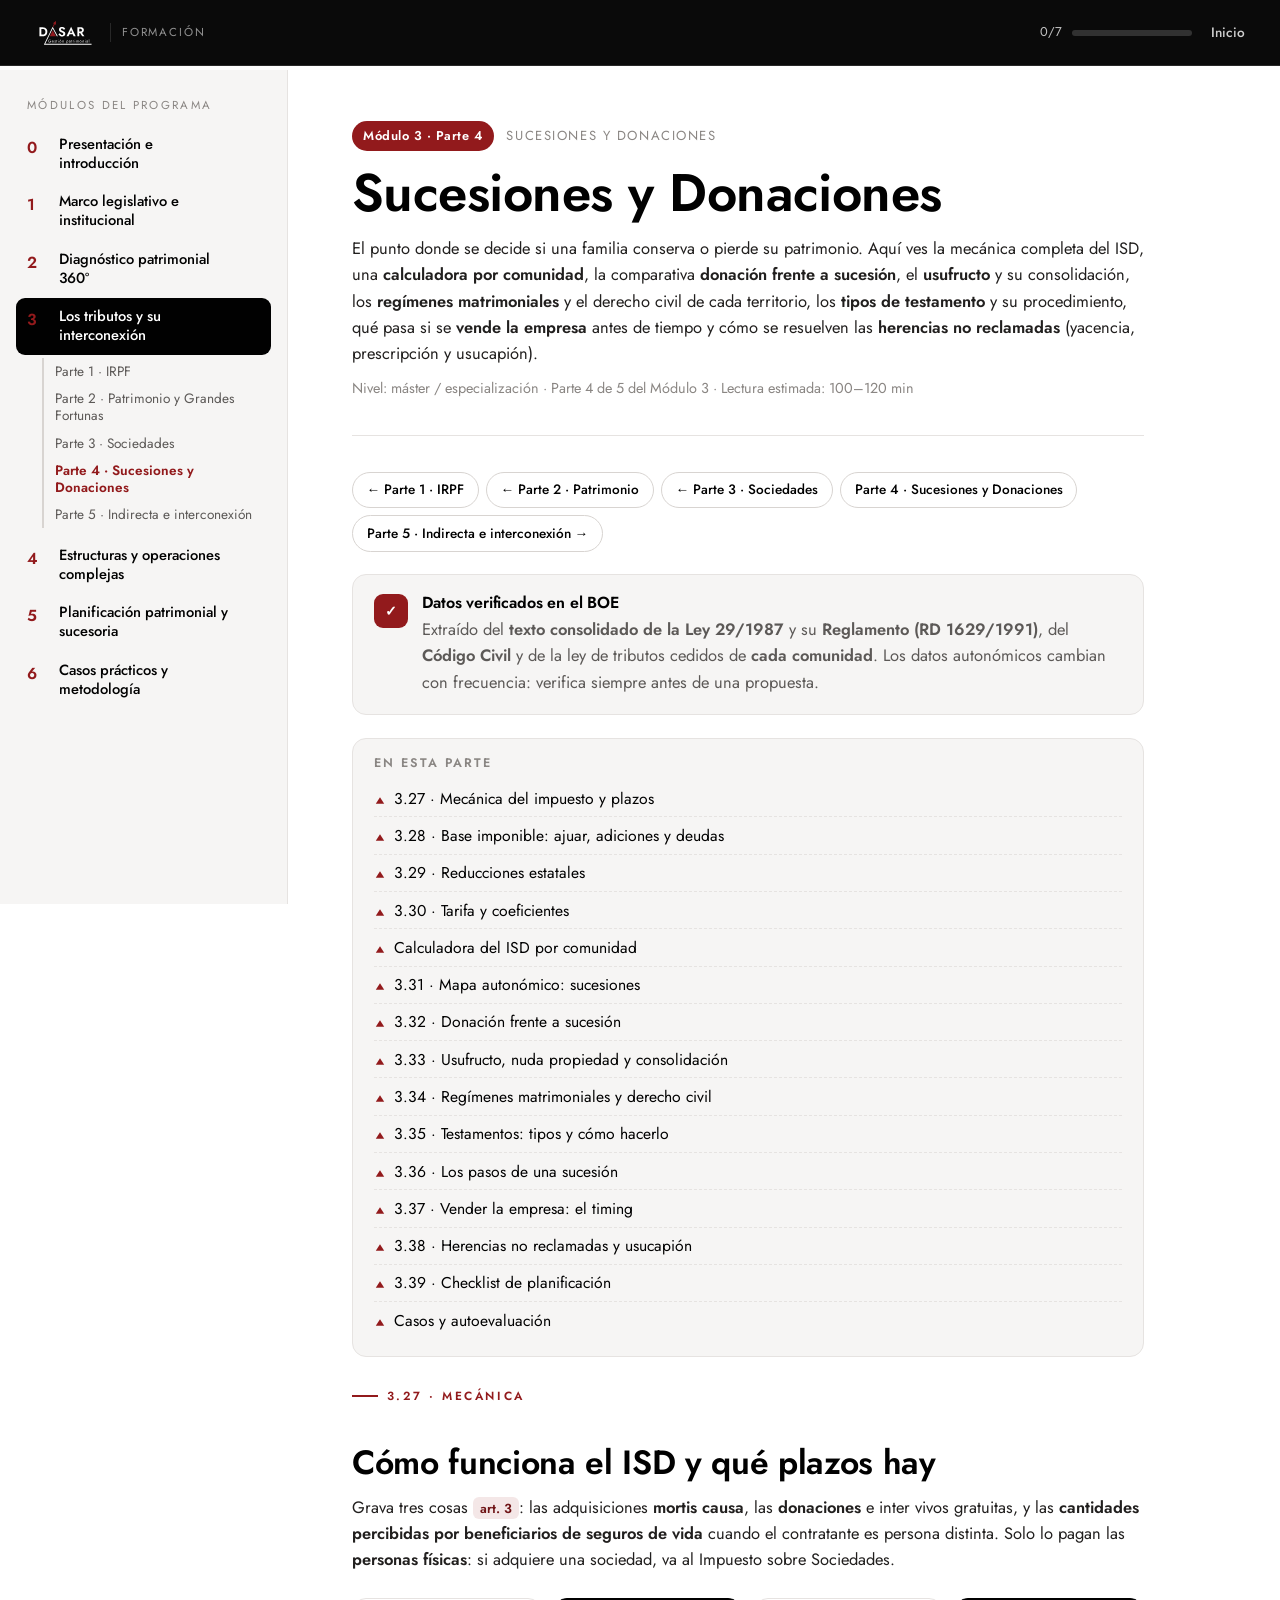
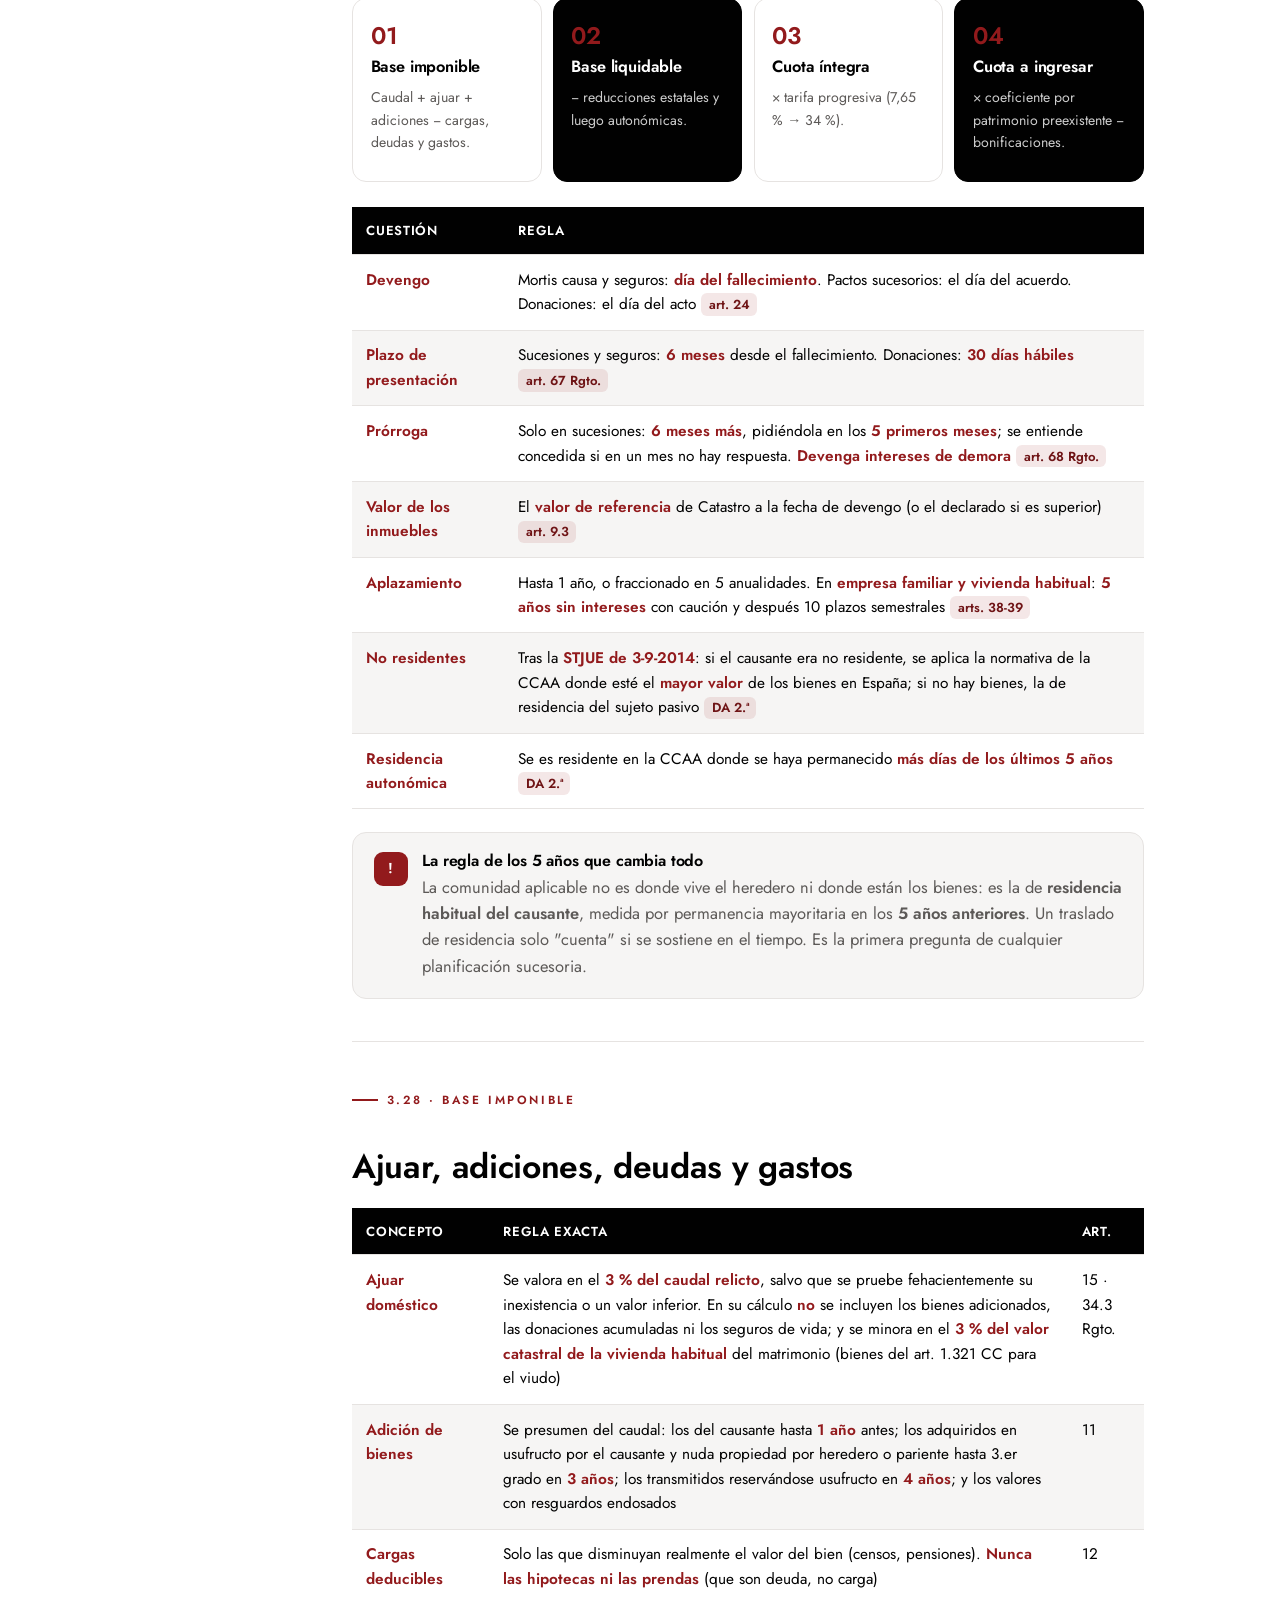
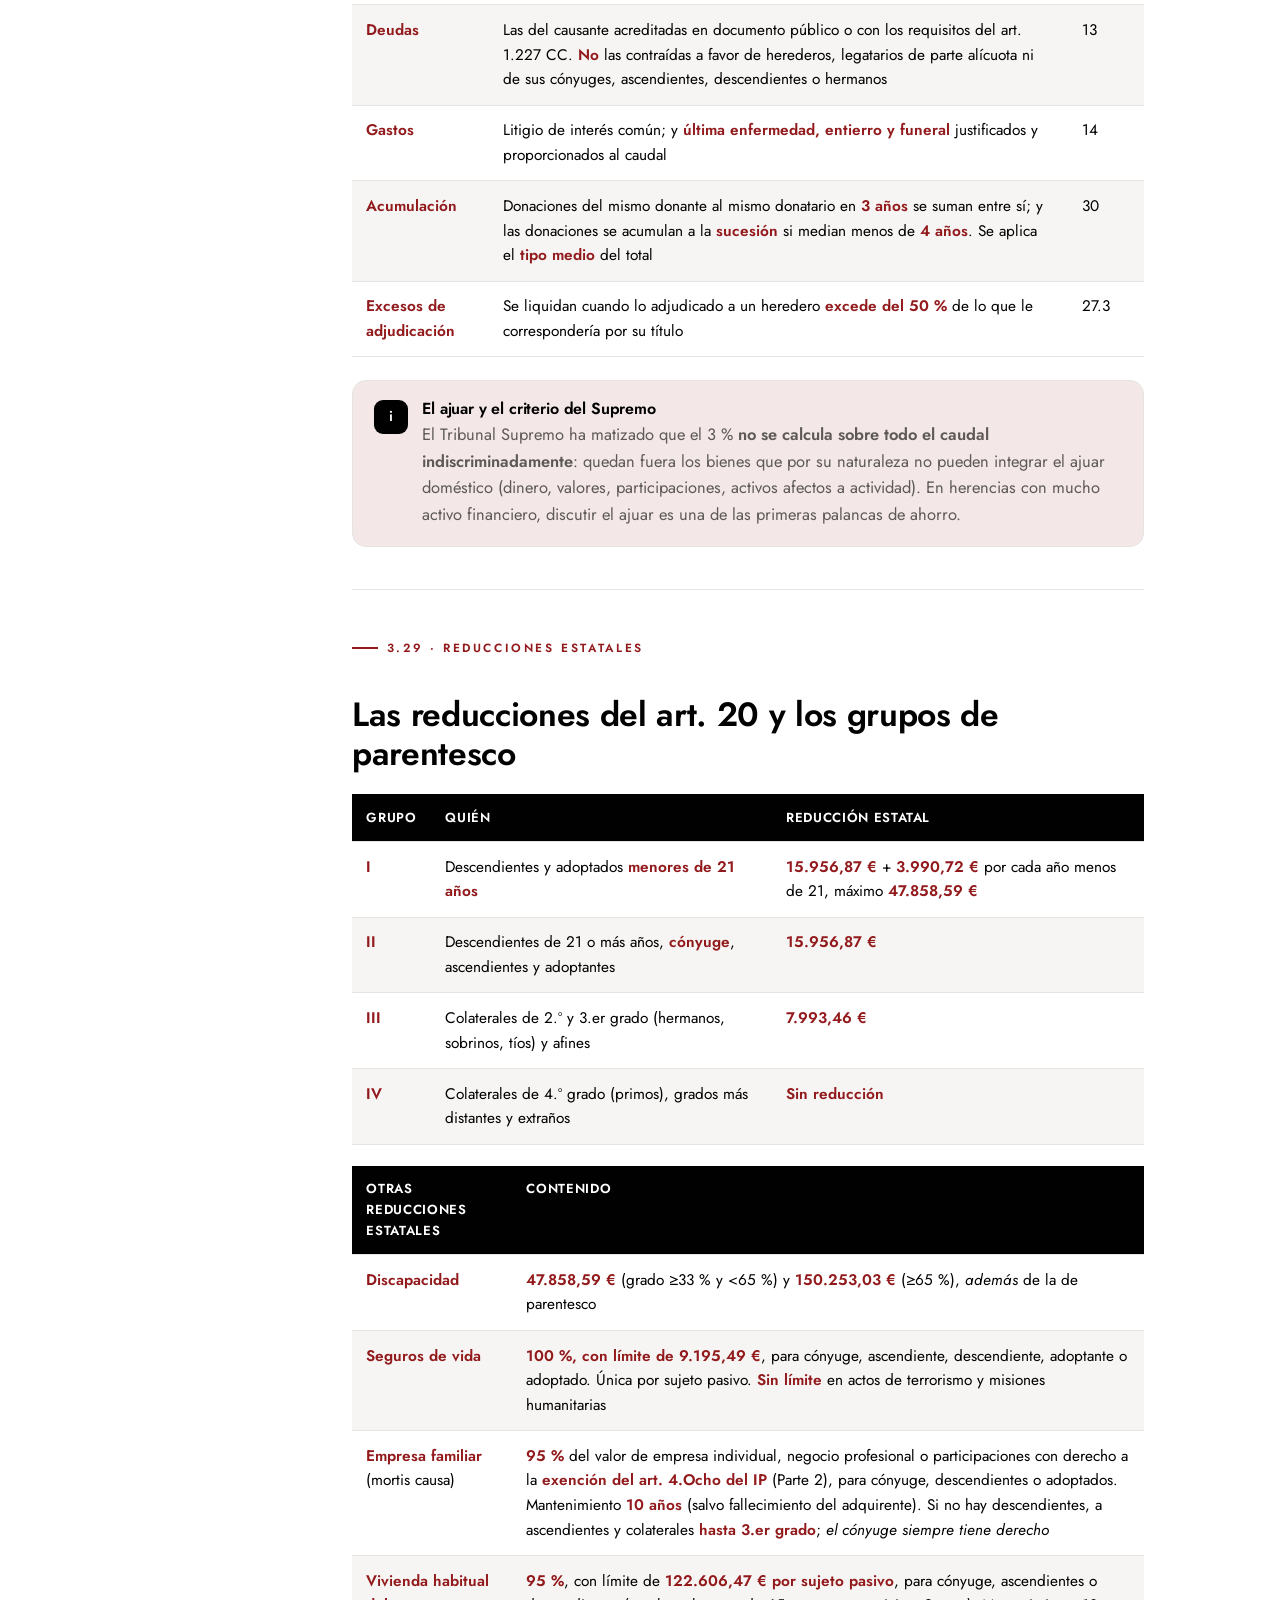
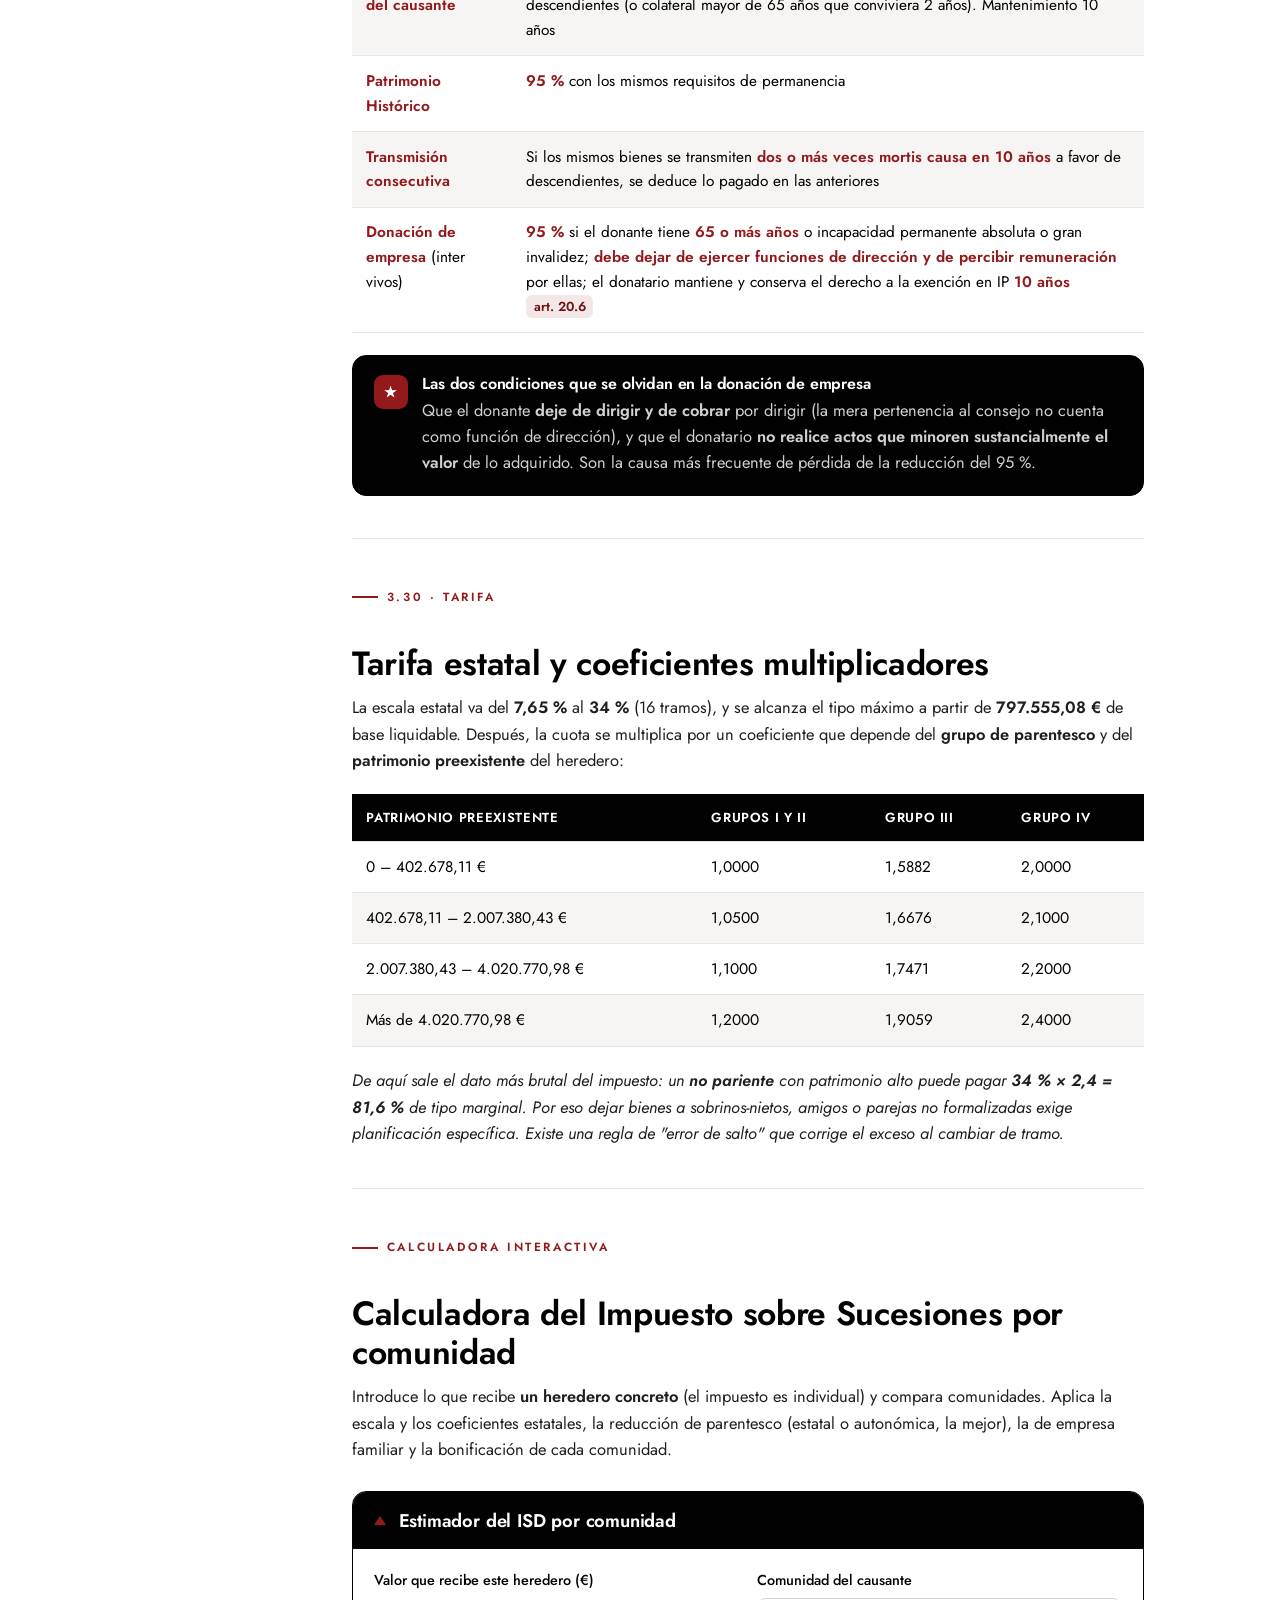
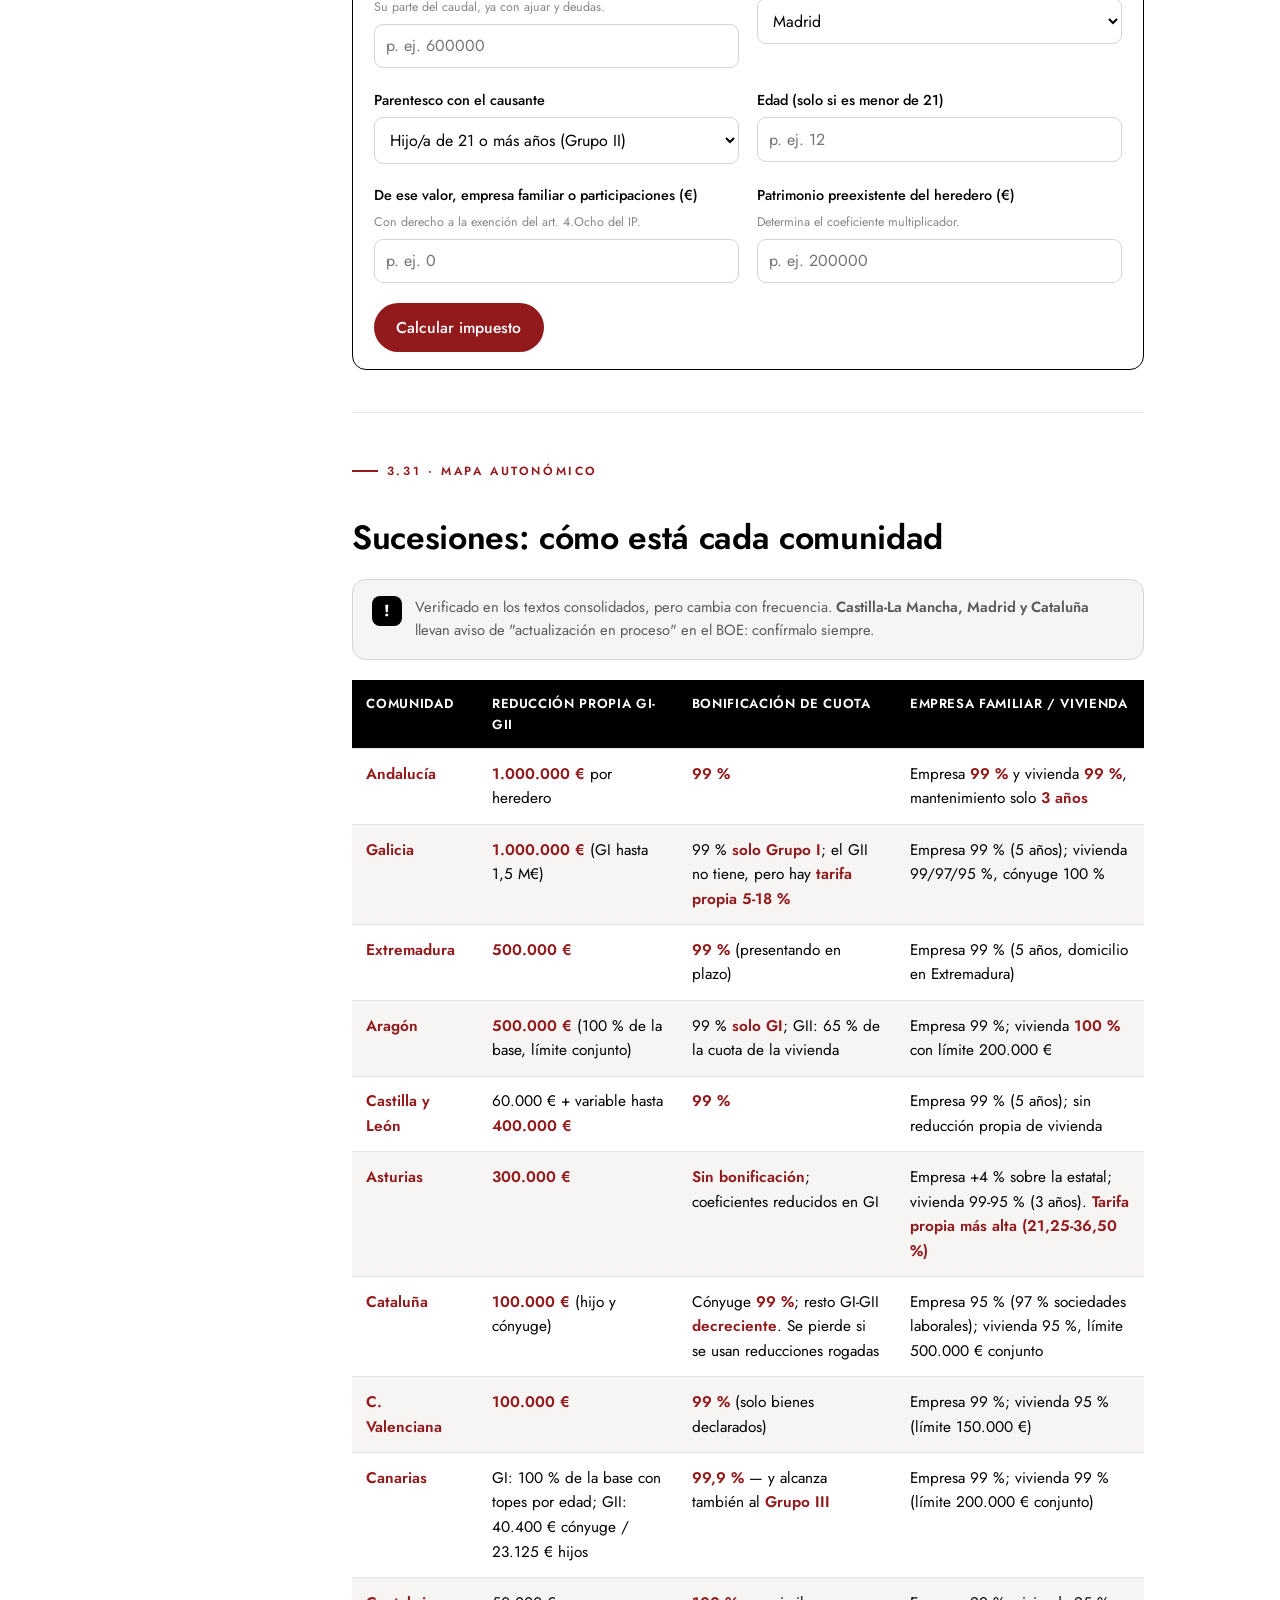
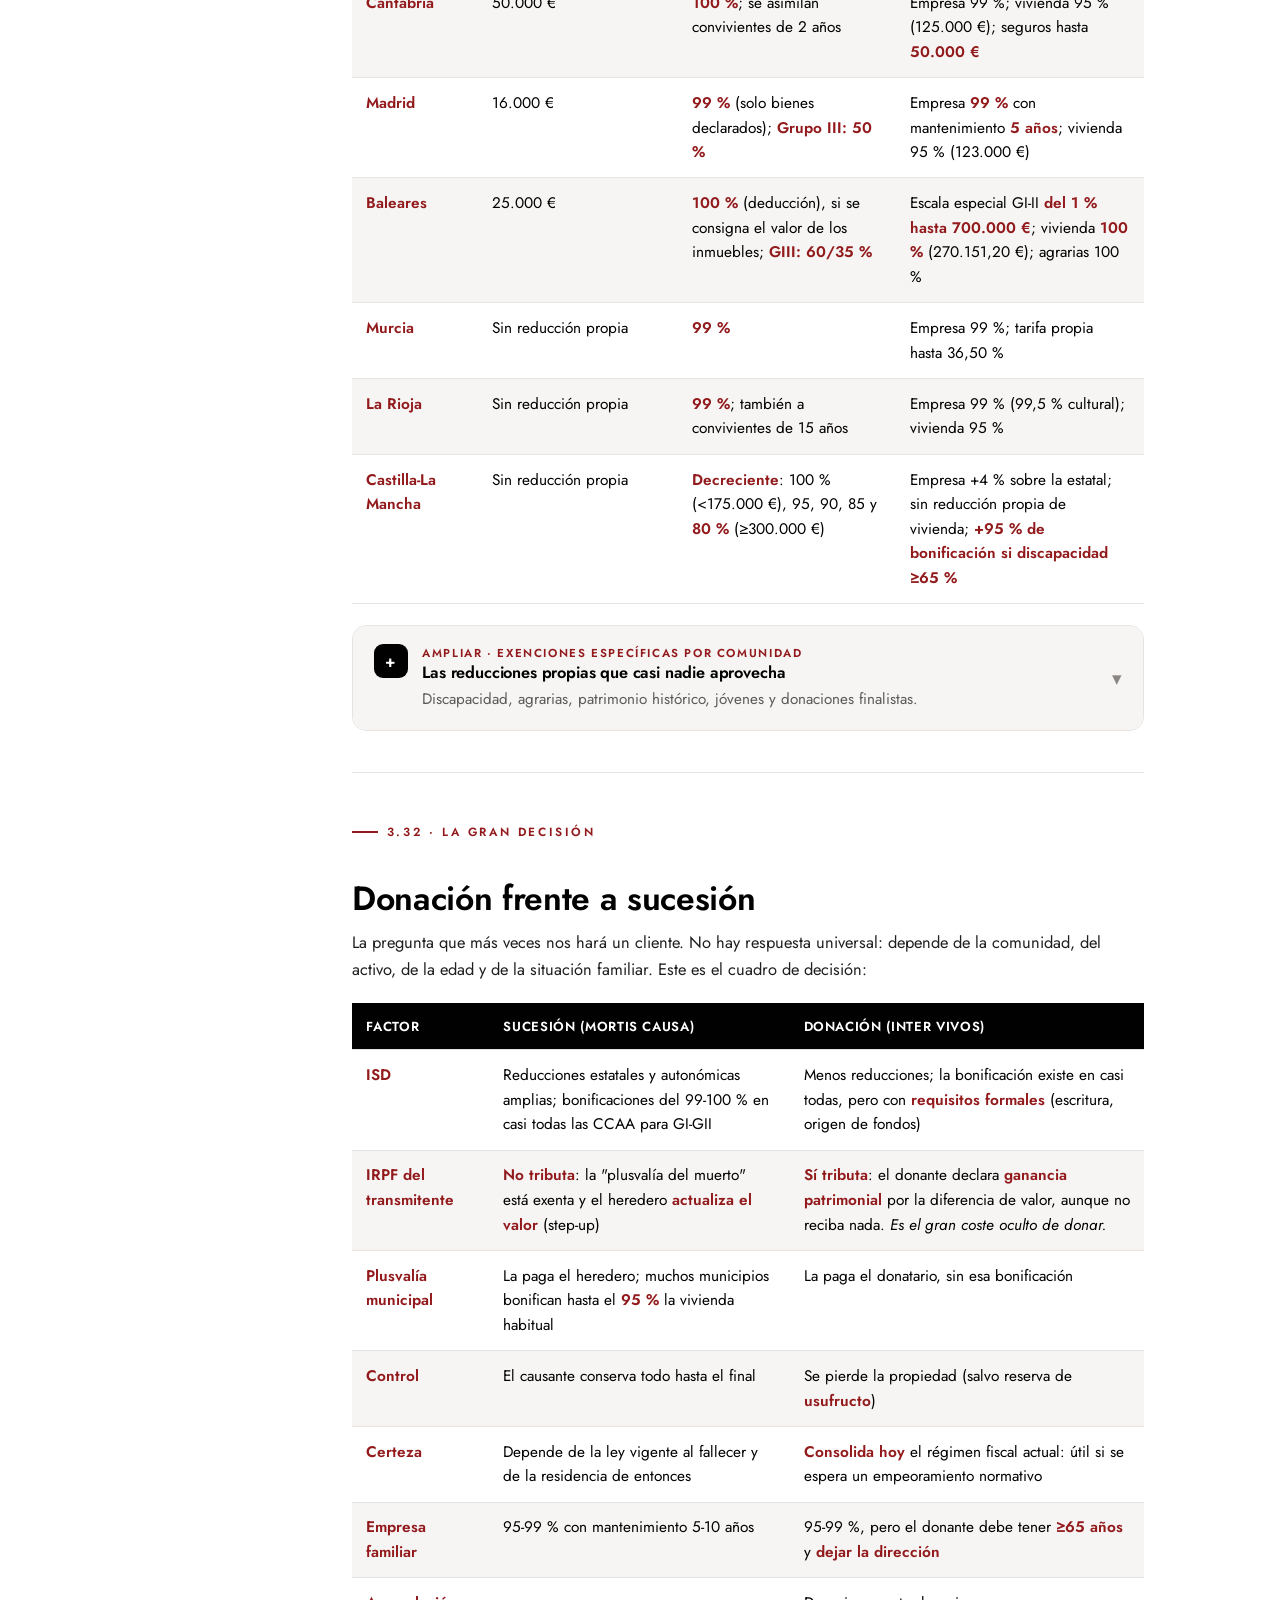
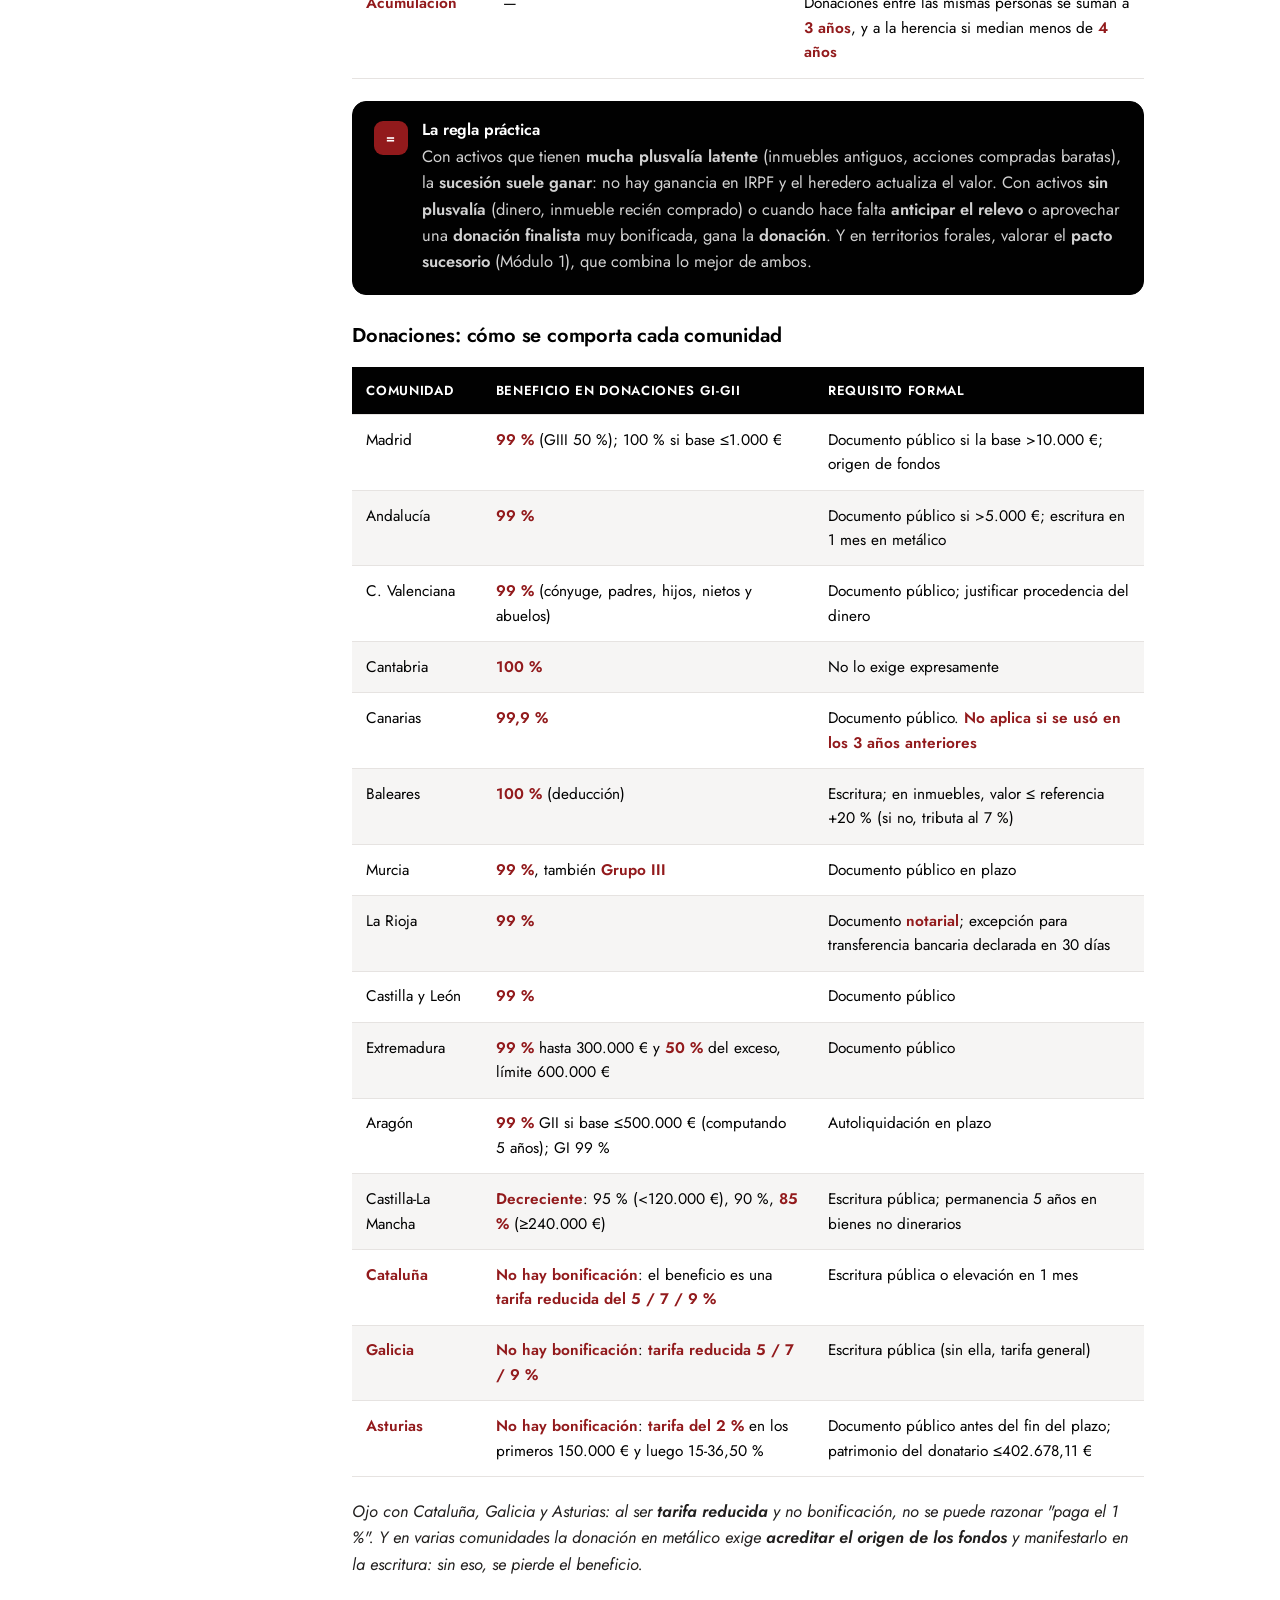
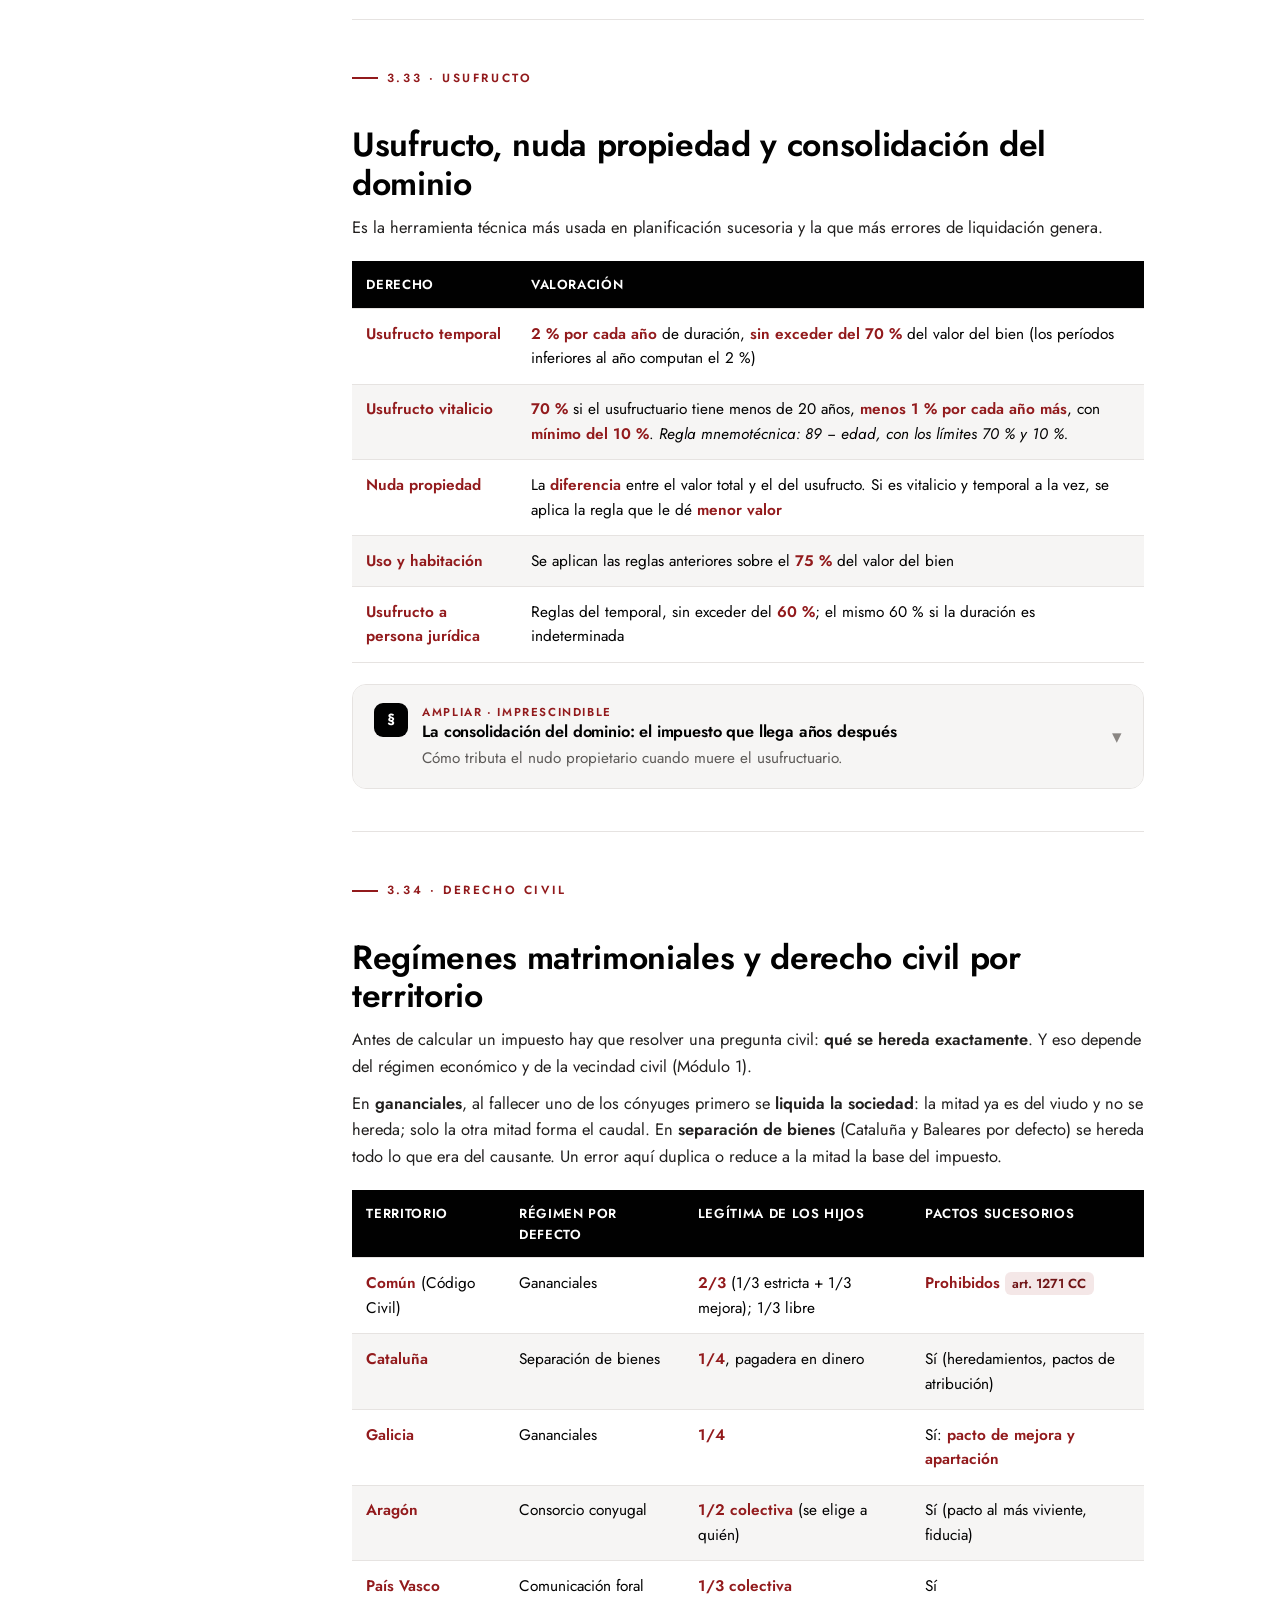
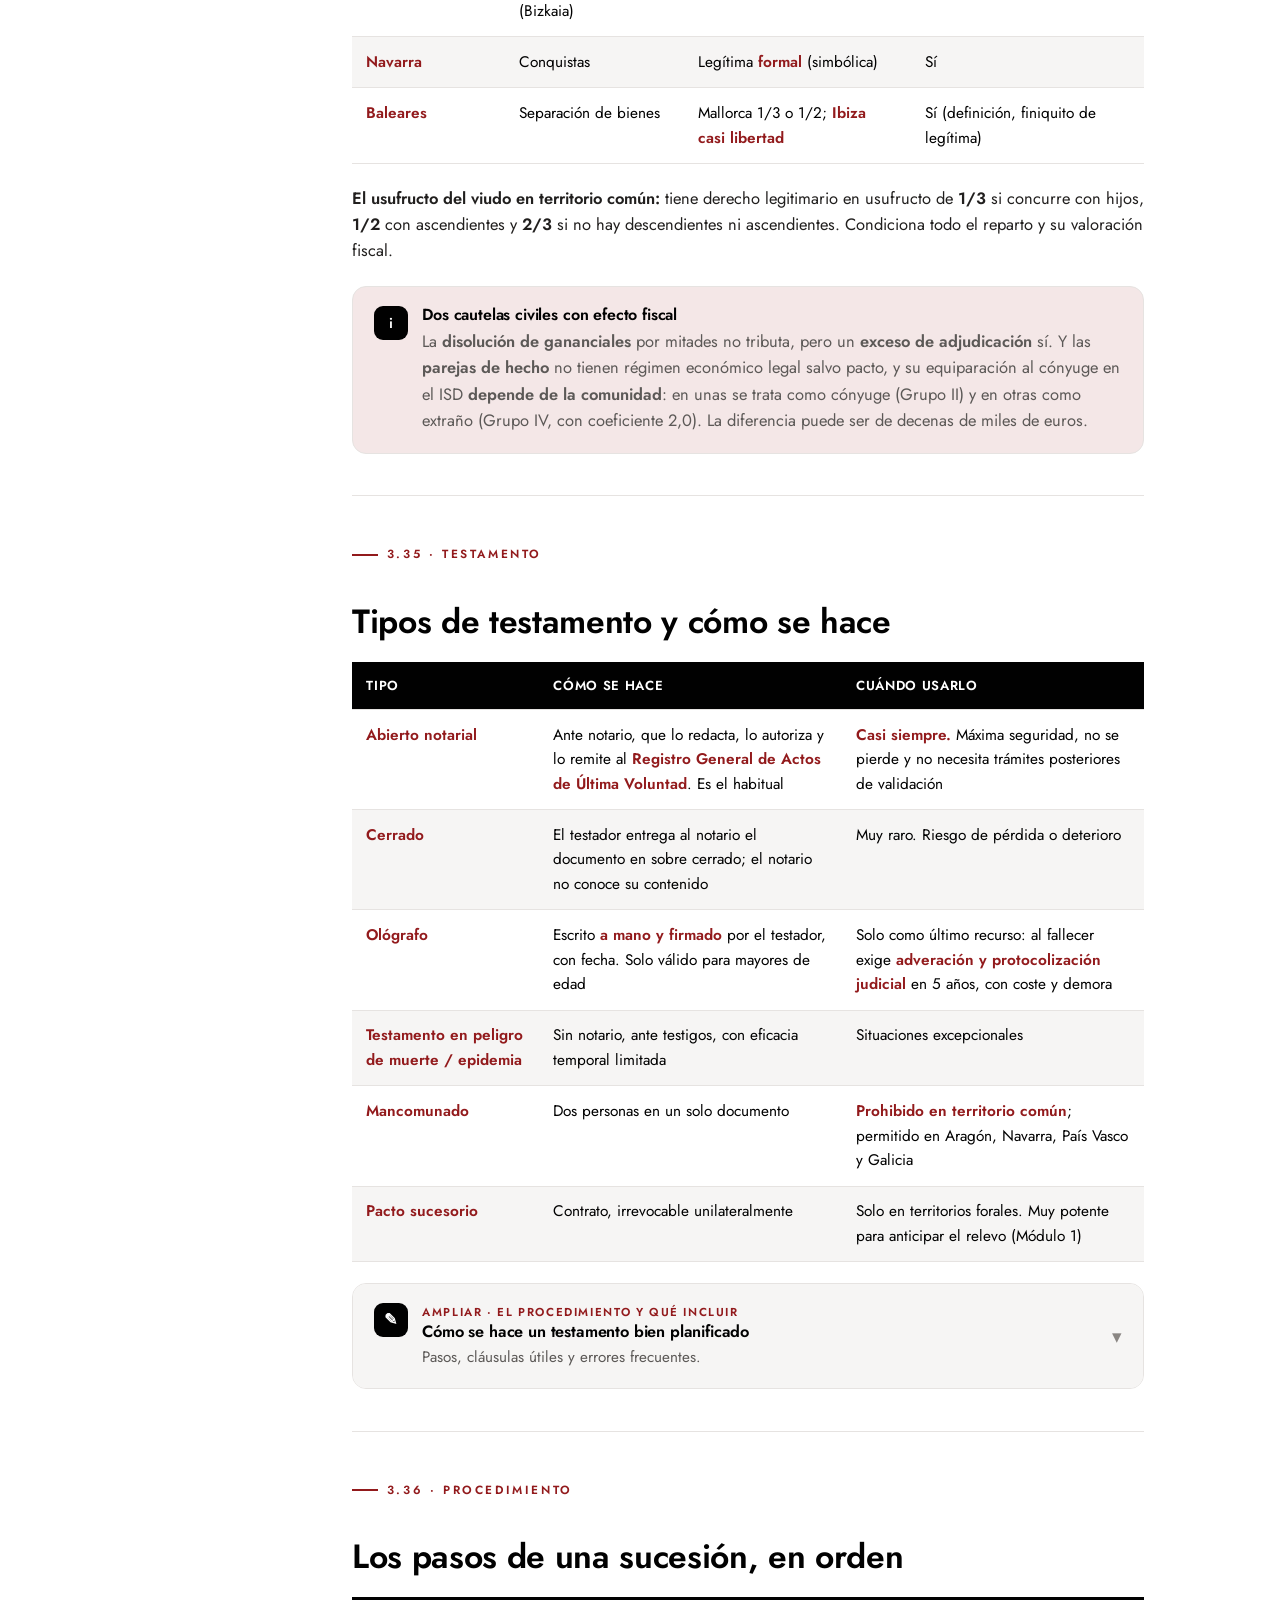
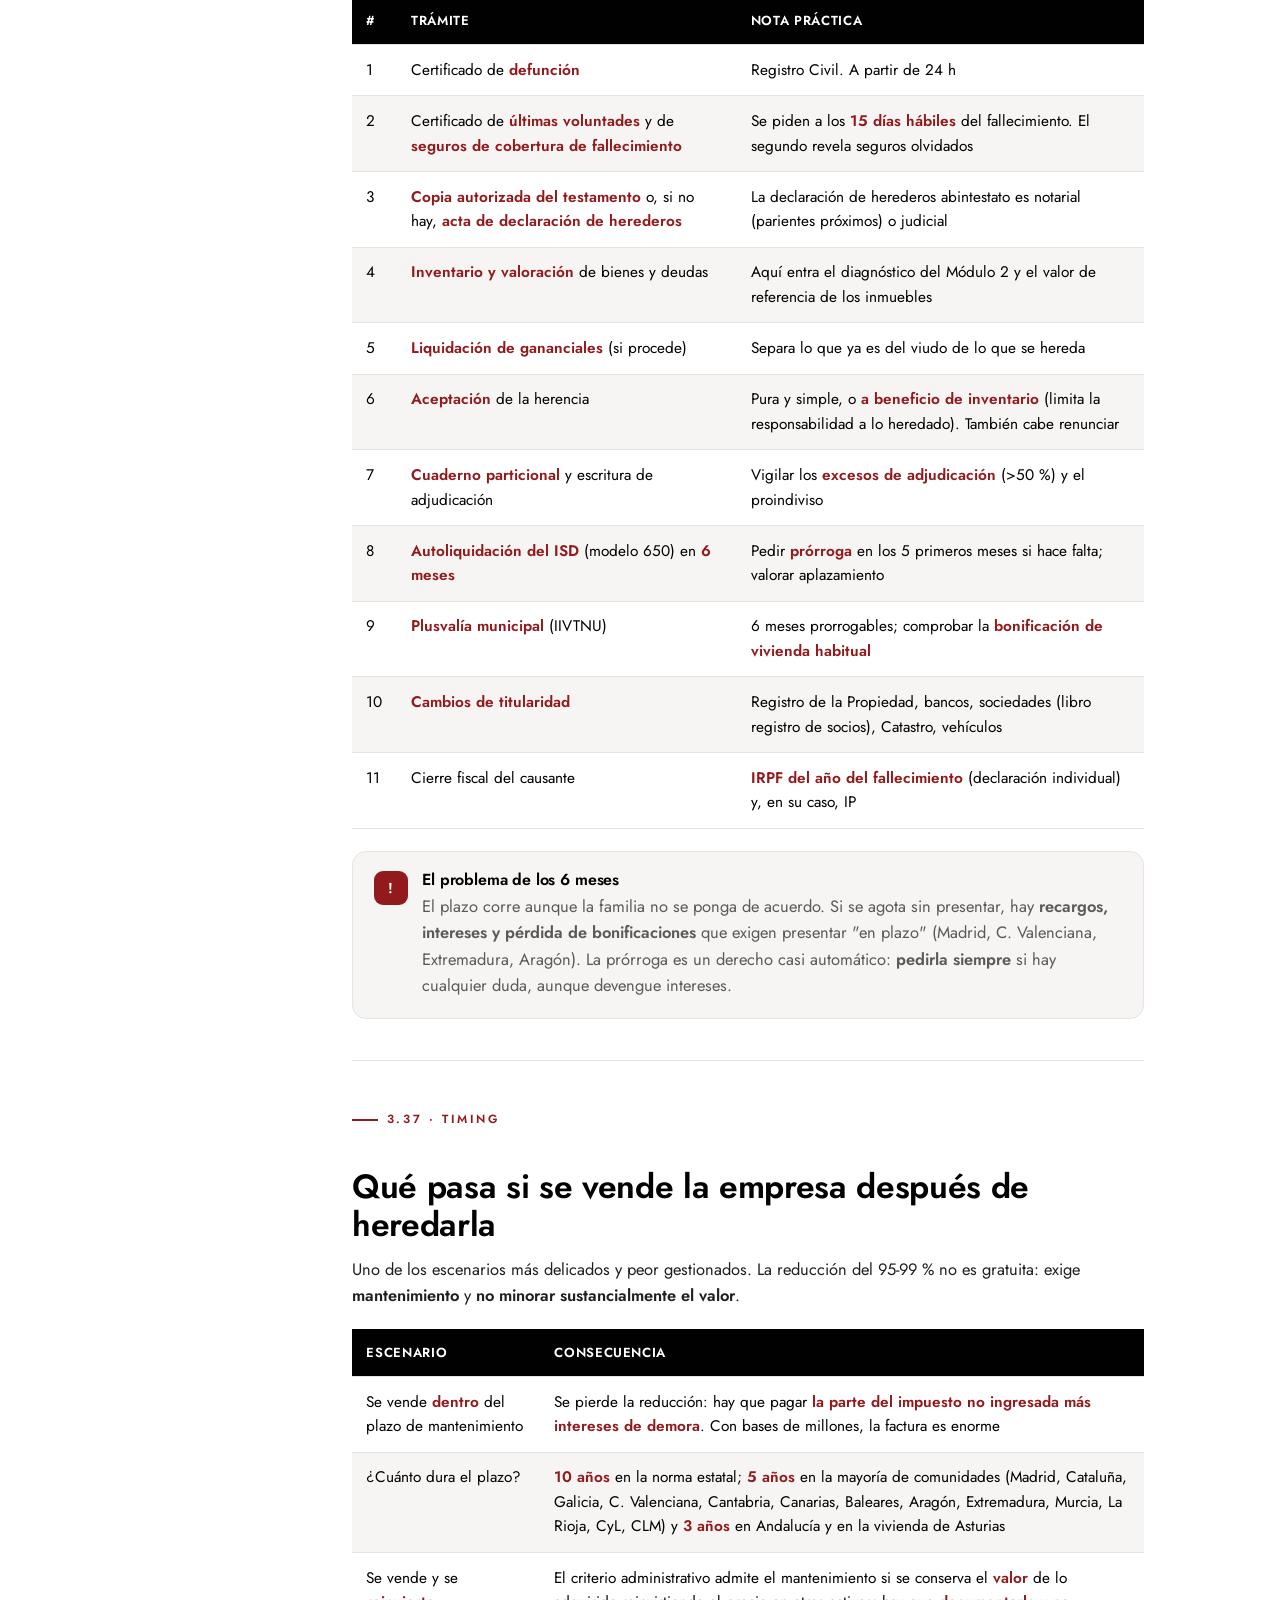
<file: modulo-3-sucesiones.html>
<!DOCTYPE html>
<html lang="es">
<head>
<meta charset="UTF-8">
<meta name="viewport" content="width=device-width, initial-scale=1.0">
<meta http-equiv="Cache-Control" content="no-cache, no-store, must-revalidate">
<meta http-equiv="Pragma" content="no-cache">
<meta http-equiv="Expires" content="0">
<title>Módulo 3 · Sucesiones y Donaciones · DASAR</title>
<meta name="description" content="Módulo 3 DASAR (parte ISD): calculadora por comunidad, donación frente a sucesión, usufructo y consolidación, regímenes matrimoniales, testamentos, venta de empresa, herencias no reclamadas y usucapión.">
<link rel="icon" href="dasar-color.svg">
<link rel="preconnect" href="https://fonts.googleapis.com">
<link rel="preconnect" href="https://fonts.gstatic.com" crossorigin>
<link href="https://fonts.googleapis.com/css2?family=Jost:ital,wght@0,400;0,500;0,600;0,700;1,400&display=swap" rel="stylesheet">
<link rel="stylesheet" href="styles.css?v=17">
</head>
<body data-current="mod3">

<header class="topbar">
  <button class="menu-toggle" aria-label="Menú"><span></span><span></span><span></span></button>
  <a class="brand" href="index.html">
    <img src="dasar-blanco.svg" alt="DASAR Gestión Patrimonial">
    <span class="tag">Formación</span>
  </a>
  <span class="spacer"></span>
  <div class="tprogress" title="Progreso del programa">
    <span data-progress-text>0/7</span>
    <span class="bar"><i data-progress-bar></i></span>
  </div>
  <a class="home-link" href="index.html">Inicio</a>
</header>
<div class="readprogress" aria-hidden="true"><i></i></div>

<div class="layout">
  <aside class="sidebar">
    <div class="side-h">Módulos del programa</div>
    <nav id="sidebar-list"></nav>
  </aside>

  <main class="content prose">

    <div class="mod-head">
      <div class="eyebrow">
        <span class="mod-badge">Módulo 3 · Parte 4</span>
        <span class="mod-meta">Sucesiones y Donaciones</span>
      </div>
      <h1>Sucesiones y Donaciones</h1>
      <p class="lead">El punto donde se decide si una familia conserva o pierde su patrimonio. Aquí ves la mecánica completa del ISD, una <strong>calculadora por comunidad</strong>, la comparativa <strong>donación frente a sucesión</strong>, el <strong>usufructo</strong> y su consolidación, los <strong>regímenes matrimoniales</strong> y el derecho civil de cada territorio, los <strong>tipos de testamento</strong> y su procedimiento, qué pasa si se <strong>vende la empresa</strong> antes de tiempo y cómo se resuelven las <strong>herencias no reclamadas</strong> (yacencia, prescripción y usucapión).</p>
      <p style="color:var(--muted-2);font-size:.9rem">Nivel: máster / especialización · Parte 4 de 5 del Módulo 3 · Lectura estimada: 100–120 min</p>
    </div>

    <nav class="partnav" aria-label="Partes del Módulo 3">
      <a class="p" href="modulo-3.html">← Parte 1 · IRPF</a>
      <a class="p" href="modulo-3-patrimonio.html">← Parte 2 · Patrimonio</a>
      <a class="p" href="modulo-3-sociedades.html">← Parte 3 · Sociedades</a>
      <span class="p on">Parte 4 · Sucesiones y Donaciones</span>
      <a class="p" href="modulo-3-indirecta.html">Parte 5 · Indirecta e interconexión →</a>
    </nav>

    <div class="callout"><div class="ic">✓</div><div class="ct"><h4>Datos verificados en el BOE</h4><p>Extraído del <strong>texto consolidado de la Ley 29/1987</strong> y su <strong>Reglamento (RD 1629/1991)</strong>, del <strong>Código Civil</strong> y de la ley de tributos cedidos de <strong>cada comunidad</strong>. Los datos autonómicos cambian con frecuencia: verifica siempre antes de una propuesta.</p></div></div>

    <div class="toc">
      <h4>En esta parte</h4>
      <a href="#s1"><span class="tri"></span>3.27 · Mecánica del impuesto y plazos</a>
      <a href="#s2"><span class="tri"></span>3.28 · Base imponible: ajuar, adiciones y deudas</a>
      <a href="#s3"><span class="tri"></span>3.29 · Reducciones estatales</a>
      <a href="#s4"><span class="tri"></span>3.30 · Tarifa y coeficientes</a>
      <a href="#calc"><span class="tri"></span>Calculadora del ISD por comunidad</a>
      <a href="#s5"><span class="tri"></span>3.31 · Mapa autonómico: sucesiones</a>
      <a href="#s6"><span class="tri"></span>3.32 · Donación frente a sucesión</a>
      <a href="#s7"><span class="tri"></span>3.33 · Usufructo, nuda propiedad y consolidación</a>
      <a href="#s8"><span class="tri"></span>3.34 · Regímenes matrimoniales y derecho civil</a>
      <a href="#s9"><span class="tri"></span>3.35 · Testamentos: tipos y cómo hacerlo</a>
      <a href="#s10"><span class="tri"></span>3.36 · Los pasos de una sucesión</a>
      <a href="#s11"><span class="tri"></span>3.37 · Vender la empresa: el timing</a>
      <a href="#s12"><span class="tri"></span>3.38 · Herencias no reclamadas y usucapión</a>
      <a href="#s13"><span class="tri"></span>3.39 · Checklist de planificación</a>
      <a href="#casos"><span class="tri"></span>Casos y autoevaluación</a>
    </div>

    <!-- 3.27 -->
    <section id="s1" class="reveal">
      <span class="kicker">3.27 · Mecánica</span>
      <h2>Cómo funciona el ISD y qué plazos hay</h2>
      <p>Grava tres cosas <span class="ref-tag">art. 3</span>: las adquisiciones <strong>mortis causa</strong>, las <strong>donaciones</strong> e inter vivos gratuitas, y las <strong>cantidades percibidas por beneficiarios de seguros de vida</strong> cuando el contratante es persona distinta. Solo lo pagan las <strong>personas físicas</strong>: si adquiere una sociedad, va al Impuesto sobre Sociedades.</p>
      <div class="flow" style="grid-template-columns:repeat(4,1fr)">
        <div class="step"><div class="n">01</div><h4>Base imponible</h4><p>Caudal + ajuar + adiciones − cargas, deudas y gastos.</p></div>
        <div class="step"><div class="n">02</div><h4>Base liquidable</h4><p>− reducciones estatales y luego autonómicas.</p></div>
        <div class="step"><div class="n">03</div><h4>Cuota íntegra</h4><p>× tarifa progresiva (7,65 % → 34 %).</p></div>
        <div class="step"><div class="n">04</div><h4>Cuota a ingresar</h4><p>× coeficiente por patrimonio preexistente − bonificaciones.</p></div>
      </div>
      <table class="tbl">
        <thead><tr><th>Cuestión</th><th>Regla</th></tr></thead>
        <tbody>
          <tr><td><strong>Devengo</strong></td><td>Mortis causa y seguros: <strong>día del fallecimiento</strong>. Pactos sucesorios: el día del acuerdo. Donaciones: el día del acto <span class="ref-tag">art. 24</span></td></tr>
          <tr><td><strong>Plazo de presentación</strong></td><td>Sucesiones y seguros: <strong>6 meses</strong> desde el fallecimiento. Donaciones: <strong>30 días hábiles</strong> <span class="ref-tag">art. 67 Rgto.</span></td></tr>
          <tr><td><strong>Prórroga</strong></td><td>Solo en sucesiones: <strong>6 meses más</strong>, pidiéndola en los <strong>5 primeros meses</strong>; se entiende concedida si en un mes no hay respuesta. <strong>Devenga intereses de demora</strong> <span class="ref-tag">art. 68 Rgto.</span></td></tr>
          <tr><td><strong>Valor de los inmuebles</strong></td><td>El <strong>valor de referencia</strong> de Catastro a la fecha de devengo (o el declarado si es superior) <span class="ref-tag">art. 9.3</span></td></tr>
          <tr><td><strong>Aplazamiento</strong></td><td>Hasta 1 año, o fraccionado en 5 anualidades. En <strong>empresa familiar y vivienda habitual</strong>: <strong>5 años sin intereses</strong> con caución y después 10 plazos semestrales <span class="ref-tag">arts. 38-39</span></td></tr>
          <tr><td><strong>No residentes</strong></td><td>Tras la <strong>STJUE de 3-9-2014</strong>: si el causante era no residente, se aplica la normativa de la CCAA donde esté el <strong>mayor valor</strong> de los bienes en España; si no hay bienes, la de residencia del sujeto pasivo <span class="ref-tag">DA 2.ª</span></td></tr>
          <tr><td><strong>Residencia autonómica</strong></td><td>Se es residente en la CCAA donde se haya permanecido <strong>más días de los últimos 5 años</strong> <span class="ref-tag">DA 2.ª</span></td></tr>
        </tbody>
      </table>
      <div class="callout"><div class="ic">!</div><div class="ct"><h4>La regla de los 5 años que cambia todo</h4><p>La comunidad aplicable no es donde vive el heredero ni donde están los bienes: es la de <strong>residencia habitual del causante</strong>, medida por permanencia mayoritaria en los <strong>5 años anteriores</strong>. Un traslado de residencia solo "cuenta" si se sostiene en el tiempo. Es la primera pregunta de cualquier planificación sucesoria.</p></div></div>
    </section>

    <hr class="divider">

    <!-- 3.28 -->
    <section id="s2" class="reveal">
      <span class="kicker">3.28 · Base imponible</span>
      <h2>Ajuar, adiciones, deudas y gastos</h2>
      <table class="tbl">
        <thead><tr><th>Concepto</th><th>Regla exacta</th><th>Art.</th></tr></thead>
        <tbody>
          <tr><td><strong>Ajuar doméstico</strong></td><td>Se valora en el <strong>3 % del caudal relicto</strong>, salvo que se pruebe fehacientemente su inexistencia o un valor inferior. En su cálculo <strong>no</strong> se incluyen los bienes adicionados, las donaciones acumuladas ni los seguros de vida; y se minora en el <strong>3 % del valor catastral de la vivienda habitual</strong> del matrimonio (bienes del art. 1.321 CC para el viudo)</td><td>15 · 34.3 Rgto.</td></tr>
          <tr><td><strong>Adición de bienes</strong></td><td>Se presumen del caudal: los del causante hasta <strong>1 año</strong> antes; los adquiridos en usufructo por el causante y nuda propiedad por heredero o pariente hasta 3.er grado en <strong>3 años</strong>; los transmitidos reservándose usufructo en <strong>4 años</strong>; y los valores con resguardos endosados</td><td>11</td></tr>
          <tr><td><strong>Cargas deducibles</strong></td><td>Solo las que disminuyan realmente el valor del bien (censos, pensiones). <strong>Nunca las hipotecas ni las prendas</strong> (que son deuda, no carga)</td><td>12</td></tr>
          <tr><td><strong>Deudas</strong></td><td>Las del causante acreditadas en documento público o con los requisitos del art. 1.227 CC. <strong>No</strong> las contraídas a favor de herederos, legatarios de parte alícuota ni de sus cónyuges, ascendientes, descendientes o hermanos</td><td>13</td></tr>
          <tr><td><strong>Gastos</strong></td><td>Litigio de interés común; y <strong>última enfermedad, entierro y funeral</strong> justificados y proporcionados al caudal</td><td>14</td></tr>
          <tr><td><strong>Acumulación</strong></td><td>Donaciones del mismo donante al mismo donatario en <strong>3 años</strong> se suman entre sí; y las donaciones se acumulan a la <strong>sucesión</strong> si median menos de <strong>4 años</strong>. Se aplica el <strong>tipo medio</strong> del total</td><td>30</td></tr>
          <tr><td><strong>Excesos de adjudicación</strong></td><td>Se liquidan cuando lo adjudicado a un heredero <strong>excede del 50 %</strong> de lo que le correspondería por su título</td><td>27.3</td></tr>
        </tbody>
      </table>
      <div class="callout ref"><div class="ic">i</div><div class="ct"><h4>El ajuar y el criterio del Supremo</h4><p>El Tribunal Supremo ha matizado que el 3 % <strong>no se calcula sobre todo el caudal indiscriminadamente</strong>: quedan fuera los bienes que por su naturaleza no pueden integrar el ajuar doméstico (dinero, valores, participaciones, activos afectos a actividad). En herencias con mucho activo financiero, discutir el ajuar es una de las primeras palancas de ahorro.</p></div></div>
    </section>

    <hr class="divider">

    <!-- 3.29 -->
    <section id="s3" class="reveal">
      <span class="kicker">3.29 · Reducciones estatales</span>
      <h2>Las reducciones del art. 20 y los grupos de parentesco</h2>
      <table class="tbl">
        <thead><tr><th>Grupo</th><th>Quién</th><th>Reducción estatal</th></tr></thead>
        <tbody>
          <tr><td><strong>I</strong></td><td>Descendientes y adoptados <strong>menores de 21 años</strong></td><td><strong>15.956,87 €</strong> + <strong>3.990,72 €</strong> por cada año menos de 21, máximo <strong>47.858,59 €</strong></td></tr>
          <tr><td><strong>II</strong></td><td>Descendientes de 21 o más años, <strong>cónyuge</strong>, ascendientes y adoptantes</td><td><strong>15.956,87 €</strong></td></tr>
          <tr><td><strong>III</strong></td><td>Colaterales de 2.º y 3.er grado (hermanos, sobrinos, tíos) y afines</td><td><strong>7.993,46 €</strong></td></tr>
          <tr><td><strong>IV</strong></td><td>Colaterales de 4.º grado (primos), grados más distantes y extraños</td><td><strong>Sin reducción</strong></td></tr>
        </tbody>
      </table>
      <table class="tbl">
        <thead><tr><th>Otras reducciones estatales</th><th>Contenido</th></tr></thead>
        <tbody>
          <tr><td><strong>Discapacidad</strong></td><td><strong>47.858,59 €</strong> (grado ≥33 % y &lt;65 %) y <strong>150.253,03 €</strong> (≥65 %), <em>además</em> de la de parentesco</td></tr>
          <tr><td><strong>Seguros de vida</strong></td><td><strong>100 %, con límite de 9.195,49 €</strong>, para cónyuge, ascendiente, descendiente, adoptante o adoptado. Única por sujeto pasivo. <strong>Sin límite</strong> en actos de terrorismo y misiones humanitarias</td></tr>
          <tr><td><strong>Empresa familiar</strong> (mortis causa)</td><td><strong>95 %</strong> del valor de empresa individual, negocio profesional o participaciones con derecho a la <strong>exención del art. 4.Ocho del IP</strong> (Parte 2), para cónyuge, descendientes o adoptados. Mantenimiento <strong>10 años</strong> (salvo fallecimiento del adquirente). Si no hay descendientes, a ascendientes y colaterales <strong>hasta 3.er grado</strong>; <em>el cónyuge siempre tiene derecho</em></td></tr>
          <tr><td><strong>Vivienda habitual del causante</strong></td><td><strong>95 %</strong>, con límite de <strong>122.606,47 € por sujeto pasivo</strong>, para cónyuge, ascendientes o descendientes (o colateral mayor de 65 años que conviviera 2 años). Mantenimiento 10 años</td></tr>
          <tr><td><strong>Patrimonio Histórico</strong></td><td><strong>95 %</strong> con los mismos requisitos de permanencia</td></tr>
          <tr><td><strong>Transmisión consecutiva</strong></td><td>Si los mismos bienes se transmiten <strong>dos o más veces mortis causa en 10 años</strong> a favor de descendientes, se deduce lo pagado en las anteriores</td></tr>
          <tr><td><strong>Donación de empresa</strong> (inter vivos)</td><td><strong>95 %</strong> si el donante tiene <strong>65 o más años</strong> o incapacidad permanente absoluta o gran invalidez; <strong>debe dejar de ejercer funciones de dirección y de percibir remuneración</strong> por ellas; el donatario mantiene y conserva el derecho a la exención en IP <strong>10 años</strong> <span class="ref-tag">art. 20.6</span></td></tr>
        </tbody>
      </table>
      <div class="callout idea"><div class="ic">★</div><div class="ct"><h4>Las dos condiciones que se olvidan en la donación de empresa</h4><p>Que el donante <strong>deje de dirigir y de cobrar</strong> por dirigir (la mera pertenencia al consejo no cuenta como función de dirección), y que el donatario <strong>no realice actos que minoren sustancialmente el valor</strong> de lo adquirido. Son la causa más frecuente de pérdida de la reducción del 95 %.</p></div></div>
    </section>

    <hr class="divider">

    <!-- 3.30 -->
    <section id="s4" class="reveal">
      <span class="kicker">3.30 · Tarifa</span>
      <h2>Tarifa estatal y coeficientes multiplicadores</h2>
      <p>La escala estatal va del <strong>7,65 %</strong> al <strong>34 %</strong> (16 tramos), y se alcanza el tipo máximo a partir de <strong>797.555,08 €</strong> de base liquidable. Después, la cuota se multiplica por un coeficiente que depende del <strong>grupo de parentesco</strong> y del <strong>patrimonio preexistente</strong> del heredero:</p>
      <table class="tbl">
        <thead><tr><th>Patrimonio preexistente</th><th>Grupos I y II</th><th>Grupo III</th><th>Grupo IV</th></tr></thead>
        <tbody>
          <tr><td>0 – 402.678,11 €</td><td>1,0000</td><td>1,5882</td><td>2,0000</td></tr>
          <tr><td>402.678,11 – 2.007.380,43 €</td><td>1,0500</td><td>1,6676</td><td>2,1000</td></tr>
          <tr><td>2.007.380,43 – 4.020.770,98 €</td><td>1,1000</td><td>1,7471</td><td>2,2000</td></tr>
          <tr><td>Más de 4.020.770,98 €</td><td>1,2000</td><td>1,9059</td><td>2,4000</td></tr>
        </tbody>
      </table>
      <p class="libnote">De aquí sale el dato más brutal del impuesto: un <strong>no pariente</strong> con patrimonio alto puede pagar <strong>34 % × 2,4 = 81,6 %</strong> de tipo marginal. Por eso dejar bienes a sobrinos-nietos, amigos o parejas no formalizadas exige planificación específica. Existe una regla de "error de salto" que corrige el exceso al cambiar de tramo.</p>
    </section>

    <hr class="divider">

    <!-- CALCULADORA -->
    <section id="calc" class="reveal">
      <span class="kicker">Calculadora interactiva</span>
      <h2>Calculadora del Impuesto sobre Sucesiones por comunidad</h2>
      <p>Introduce lo que recibe <strong>un heredero concreto</strong> (el impuesto es individual) y compara comunidades. Aplica la escala y los coeficientes estatales, la reducción de parentesco (estatal o autonómica, la mejor), la de empresa familiar y la bonificación de cada comunidad.</p>
      <div class="calc rcalc isdcalc">
        <div class="calc-head"><span class="tri"></span><h3>Estimador del ISD por comunidad</h3></div>
        <div class="calc-grid">
          <div class="fld"><label for="h-caudal">Valor que recibe este heredero (€)</label><small>Su parte del caudal, ya con ajuar y deudas.</small><input id="h-caudal" data-h-caudal type="number" min="0" step="10000" placeholder="p. ej. 600000"></div>
          <div class="fld"><label for="h-ccaa">Comunidad del causante</label><select id="h-ccaa" data-h-ccaa></select></div>
        </div>
        <div class="calc-grid" style="padding-top:0">
          <div class="fld"><label for="h-rel">Parentesco con el causante</label>
            <select id="h-rel" data-h-rel>
              <option value="hijo">Hijo/a de 21 o más años (Grupo II)</option>
              <option value="conyuge">Cónyuge (Grupo II)</option>
              <option value="hijoMenor">Hijo/a menor de 21 (Grupo I)</option>
              <option value="ascendiente">Padre o madre (Grupo II)</option>
              <option value="hermano">Hermano/a o sobrino/a (Grupo III)</option>
              <option value="noPariente">Sin parentesco (Grupo IV)</option>
            </select>
          </div>
          <div class="fld"><label for="h-edad">Edad (solo si es menor de 21)</label><input id="h-edad" data-h-edad type="number" min="0" max="21" placeholder="p. ej. 12"></div>
        </div>
        <div class="calc-grid" style="padding-top:0">
          <div class="fld"><label for="h-empresa">De ese valor, empresa familiar o participaciones (€)</label><small>Con derecho a la exención del art. 4.Ocho del IP.</small><input id="h-empresa" data-h-empresa type="number" min="0" step="10000" placeholder="p. ej. 0"></div>
          <div class="fld"><label for="h-patrimonio">Patrimonio preexistente del heredero (€)</label><small>Determina el coeficiente multiplicador.</small><input id="h-patrimonio" data-h-patrimonio type="number" min="0" step="10000" placeholder="p. ej. 200000"></div>
        </div>
        <div class="calc-actions"><button class="btn btn-primary" data-h-run>Calcular impuesto</button></div>
        <div class="calc-result"></div>
      </div>
    </section>

    <hr class="divider">

    <!-- 3.31 MAPA SUCESIONES -->
    <section id="s5" class="reveal">
      <span class="kicker">3.31 · Mapa autonómico</span>
      <h2>Sucesiones: cómo está cada comunidad</h2>
      <div class="warnbox"><div class="ic">!</div><p>Verificado en los textos consolidados, pero cambia con frecuencia. <strong>Castilla-La Mancha, Madrid y Cataluña</strong> llevan aviso de "actualización en proceso" en el BOE: confírmalo siempre.</p></div>
      <table class="tbl">
        <thead><tr><th>Comunidad</th><th>Reducción propia GI-GII</th><th>Bonificación de cuota</th><th>Empresa familiar / vivienda</th></tr></thead>
        <tbody>
          <tr><td><strong>Andalucía</strong></td><td><strong>1.000.000 €</strong> por heredero</td><td><strong>99 %</strong></td><td>Empresa <strong>99 %</strong> y vivienda <strong>99 %</strong>, mantenimiento solo <strong>3 años</strong></td></tr>
          <tr><td><strong>Galicia</strong></td><td><strong>1.000.000 €</strong> (GI hasta 1,5 M€)</td><td>99 % <strong>solo Grupo I</strong>; el GII no tiene, pero hay <strong>tarifa propia 5-18 %</strong></td><td>Empresa 99 % (5 años); vivienda 99/97/95 %, cónyuge 100 %</td></tr>
          <tr><td><strong>Extremadura</strong></td><td><strong>500.000 €</strong></td><td><strong>99 %</strong> (presentando en plazo)</td><td>Empresa 99 % (5 años, domicilio en Extremadura)</td></tr>
          <tr><td><strong>Aragón</strong></td><td><strong>500.000 €</strong> (100 % de la base, límite conjunto)</td><td>99 % <strong>solo GI</strong>; GII: 65 % de la cuota de la vivienda</td><td>Empresa 99 %; vivienda <strong>100 %</strong> con límite 200.000 €</td></tr>
          <tr><td><strong>Castilla y León</strong></td><td>60.000 € + variable hasta <strong>400.000 €</strong></td><td><strong>99 %</strong></td><td>Empresa 99 % (5 años); sin reducción propia de vivienda</td></tr>
          <tr><td><strong>Asturias</strong></td><td><strong>300.000 €</strong></td><td><strong>Sin bonificación</strong>; coeficientes reducidos en GI</td><td>Empresa +4 % sobre la estatal; vivienda 99-95 % (3 años). <strong>Tarifa propia más alta (21,25-36,50 %)</strong></td></tr>
          <tr><td><strong>Cataluña</strong></td><td><strong>100.000 €</strong> (hijo y cónyuge)</td><td>Cónyuge <strong>99 %</strong>; resto GI-GII <strong>decreciente</strong>. Se pierde si se usan reducciones rogadas</td><td>Empresa 95 % (97 % sociedades laborales); vivienda 95 %, límite 500.000 € conjunto</td></tr>
          <tr><td><strong>C. Valenciana</strong></td><td><strong>100.000 €</strong></td><td><strong>99 %</strong> (solo bienes declarados)</td><td>Empresa 99 %; vivienda 95 % (límite 150.000 €)</td></tr>
          <tr><td><strong>Canarias</strong></td><td>GI: 100 % de la base con topes por edad; GII: 40.400 € cónyuge / 23.125 € hijos</td><td><strong>99,9 %</strong> — y alcanza también al <strong>Grupo III</strong></td><td>Empresa 99 %; vivienda 99 % (límite 200.000 € conjunto)</td></tr>
          <tr><td><strong>Cantabria</strong></td><td>50.000 €</td><td><strong>100 %</strong>; se asimilan convivientes de 2 años</td><td>Empresa 99 %; vivienda 95 % (125.000 €); seguros hasta <strong>50.000 €</strong></td></tr>
          <tr><td><strong>Madrid</strong></td><td>16.000 €</td><td><strong>99 %</strong> (solo bienes declarados); <strong>Grupo III: 50 %</strong></td><td>Empresa <strong>99 %</strong> con mantenimiento <strong>5 años</strong>; vivienda 95 % (123.000 €)</td></tr>
          <tr><td><strong>Baleares</strong></td><td>25.000 €</td><td><strong>100 %</strong> (deducción), si se consigna el valor de los inmuebles; <strong>GIII: 60/35 %</strong></td><td>Escala especial GI-II <strong>del 1 % hasta 700.000 €</strong>; vivienda <strong>100 %</strong> (270.151,20 €); agrarias 100 %</td></tr>
          <tr><td><strong>Murcia</strong></td><td>Sin reducción propia</td><td><strong>99 %</strong></td><td>Empresa 99 %; tarifa propia hasta 36,50 %</td></tr>
          <tr><td><strong>La Rioja</strong></td><td>Sin reducción propia</td><td><strong>99 %</strong>; también a convivientes de 15 años</td><td>Empresa 99 % (99,5 % cultural); vivienda 95 %</td></tr>
          <tr><td><strong>Castilla-La Mancha</strong></td><td>Sin reducción propia</td><td><strong>Decreciente</strong>: 100 % (&lt;175.000 €), 95, 90, 85 y <strong>80 %</strong> (≥300.000 €)</td><td>Empresa +4 % sobre la estatal; sin reducción propia de vivienda; <strong>+95 % de bonificación si discapacidad ≥65 %</strong></td></tr>
        </tbody>
      </table>
      <div class="caso svc" data-act="autonomicas">
        <div class="caso-h"><div class="ci">+</div><div class="cti"><div class="cl">Ampliar · exenciones específicas por comunidad</div><h4>Las reducciones propias que casi nadie aprovecha</h4><p>Discapacidad, agrarias, patrimonio histórico, jóvenes y donaciones finalistas.</p></div><div class="chev">▾</div></div>
        <div class="caso-body"><div class="caso-inner">
          <div class="plano"><h5>Discapacidad</h5><p>Muy por encima de la estatal: <strong>Aragón y Galicia</strong> llegan al <strong>100 % de la base</strong> (Galicia con patrimonio ≤3 M€); <strong>Cataluña</strong> 275.000/650.000 €; <strong>Andalucía</strong> 250.000/500.000 €; <strong>Canarias</strong> 72.000/400.000 €; <strong>Asturias</strong> bonifica el <strong>100 % de la cuota</strong> si el grado es ≥65 % y el patrimonio ≤402.678,11 €; <strong>Castilla-La Mancha</strong> añade un 95 % de bonificación.</p></div>
          <div class="plano"><h5>Explotaciones agrarias y forestales</h5><p><strong>Baleares 100 %</strong>; <strong>Galicia, Asturias, Cantabria, Extremadura, La Rioja y Castilla y León 99 %</strong> (Extremadura eleva al 99 % las de la Ley 19/1995). En Cataluña, 95 % y <strong>99 % para joven agricultor</strong>. No existen en Madrid, Andalucía, Aragón ni CLM.</p></div>
          <div class="plano"><h5>Donaciones finalistas de dinero</h5><p>Muy potentes y poco usadas: <strong>Madrid 100 % hasta 250.000 €</strong> (vivienda, participaciones o activos de empresa, en 1 año); <strong>Andalucía 99 % hasta 1.000.000 €</strong> para constituir empresa y hasta 150.000/250.000 € para vivienda; <strong>Aragón 100 % hasta 300.000 €</strong> para primera vivienda de hijos; <strong>Extremadura 100 % de los primeros 200.000 €</strong>; <strong>Castilla y León 99 % hasta 180.000 €</strong>; <strong>Galicia 95 % hasta 60.000 €</strong>; <strong>Cataluña 95 %</strong> (200.000 € empresa, 60.000 € vivienda); <strong>Murcia 99 % hasta 300.000 €</strong> para empresa <em>incluso a Grupos III y IV</em>.</p></div>
          <div class="plano"><h5>Patrimonio histórico y cultural</h5><p>Madrid, Cantabria y Baleares 95-99 %; <strong>Canarias 97 %</strong> (y 97 % patrimonio natural); Castilla-La Mancha 100/95/75/50 % según la duración de la cesión; Murcia 100 % en cesión permanente; Castilla y León 99 % con cesión &gt;10 años.</p></div>
          <div class="plano"><h5>Vínculos no familiares</h5><p><strong>Extremadura</strong> permite que "personas con especial vinculación" inscritas en un registro autonómico reciban el trato de GI-GII. <strong>Cantabria</strong> asimila convivientes de 2 años; <strong>La Rioja</strong>, de 15 años. <strong>Asturias y Cataluña</strong> tienen reducciones del 95 % para empleados sin parentesco que continúan la empresa. Es la vía para parejas no casadas y para el directivo que sucede al fundador.</p></div>
        </div></div>
      </div>
    </section>

    <hr class="divider">

    <!-- 3.32 DONACION VS SUCESION -->
    <section id="s6" class="reveal">
      <span class="kicker">3.32 · La gran decisión</span>
      <h2>Donación frente a sucesión</h2>
      <p>La pregunta que más veces nos hará un cliente. No hay respuesta universal: depende de la comunidad, del activo, de la edad y de la situación familiar. Este es el cuadro de decisión:</p>
      <table class="tbl">
        <thead><tr><th>Factor</th><th>Sucesión (mortis causa)</th><th>Donación (inter vivos)</th></tr></thead>
        <tbody>
          <tr><td><strong>ISD</strong></td><td>Reducciones estatales y autonómicas amplias; bonificaciones del 99-100 % en casi todas las CCAA para GI-GII</td><td>Menos reducciones; la bonificación existe en casi todas, pero con <strong>requisitos formales</strong> (escritura, origen de fondos)</td></tr>
          <tr><td><strong>IRPF del transmitente</strong></td><td><strong>No tributa</strong>: la "plusvalía del muerto" está exenta y el heredero <strong>actualiza el valor</strong> (step-up)</td><td><strong>Sí tributa</strong>: el donante declara <strong>ganancia patrimonial</strong> por la diferencia de valor, aunque no reciba nada. <em>Es el gran coste oculto de donar.</em></td></tr>
          <tr><td><strong>Plusvalía municipal</strong></td><td>La paga el heredero; muchos municipios bonifican hasta el <strong>95 %</strong> la vivienda habitual</td><td>La paga el donatario, sin esa bonificación</td></tr>
          <tr><td><strong>Control</strong></td><td>El causante conserva todo hasta el final</td><td>Se pierde la propiedad (salvo reserva de <strong>usufructo</strong>)</td></tr>
          <tr><td><strong>Certeza</strong></td><td>Depende de la ley vigente al fallecer y de la residencia de entonces</td><td><strong>Consolida hoy</strong> el régimen fiscal actual: útil si se espera un empeoramiento normativo</td></tr>
          <tr><td><strong>Empresa familiar</strong></td><td>95-99 % con mantenimiento 5-10 años</td><td>95-99 %, pero el donante debe tener <strong>≥65 años</strong> y <strong>dejar la dirección</strong></td></tr>
          <tr><td><strong>Acumulación</strong></td><td>—</td><td>Donaciones entre las mismas personas se suman a <strong>3 años</strong>, y a la herencia si median menos de <strong>4 años</strong></td></tr>
        </tbody>
      </table>
      <div class="callout idea"><div class="ic">=</div><div class="ct"><h4>La regla práctica</h4><p>Con activos que tienen <strong>mucha plusvalía latente</strong> (inmuebles antiguos, acciones compradas baratas), la <strong>sucesión suele ganar</strong>: no hay ganancia en IRPF y el heredero actualiza el valor. Con activos <strong>sin plusvalía</strong> (dinero, inmueble recién comprado) o cuando hace falta <strong>anticipar el relevo</strong> o aprovechar una <strong>donación finalista</strong> muy bonificada, gana la <strong>donación</strong>. Y en territorios forales, valorar el <strong>pacto sucesorio</strong> (Módulo 1), que combina lo mejor de ambos.</p></div></div>
      <h3>Donaciones: cómo se comporta cada comunidad</h3>
      <table class="tbl">
        <thead><tr><th>Comunidad</th><th>Beneficio en donaciones GI-GII</th><th>Requisito formal</th></tr></thead>
        <tbody>
          <tr><td>Madrid</td><td><strong>99 %</strong> (GIII 50 %); 100 % si base ≤1.000 €</td><td>Documento público si la base &gt;10.000 €; origen de fondos</td></tr>
          <tr><td>Andalucía</td><td><strong>99 %</strong></td><td>Documento público si &gt;5.000 €; escritura en 1 mes en metálico</td></tr>
          <tr><td>C. Valenciana</td><td><strong>99 %</strong> (cónyuge, padres, hijos, nietos y abuelos)</td><td>Documento público; justificar procedencia del dinero</td></tr>
          <tr><td>Cantabria</td><td><strong>100 %</strong></td><td>No lo exige expresamente</td></tr>
          <tr><td>Canarias</td><td><strong>99,9 %</strong></td><td>Documento público. <strong>No aplica si se usó en los 3 años anteriores</strong></td></tr>
          <tr><td>Baleares</td><td><strong>100 %</strong> (deducción)</td><td>Escritura; en inmuebles, valor ≤ referencia +20 % (si no, tributa al 7 %)</td></tr>
          <tr><td>Murcia</td><td><strong>99 %</strong>, también <strong>Grupo III</strong></td><td>Documento público en plazo</td></tr>
          <tr><td>La Rioja</td><td><strong>99 %</strong></td><td>Documento <strong>notarial</strong>; excepción para transferencia bancaria declarada en 30 días</td></tr>
          <tr><td>Castilla y León</td><td><strong>99 %</strong></td><td>Documento público</td></tr>
          <tr><td>Extremadura</td><td><strong>99 %</strong> hasta 300.000 € y <strong>50 %</strong> del exceso, límite 600.000 €</td><td>Documento público</td></tr>
          <tr><td>Aragón</td><td><strong>99 %</strong> GII si base ≤500.000 € (computando 5 años); GI 99 %</td><td>Autoliquidación en plazo</td></tr>
          <tr><td>Castilla-La Mancha</td><td><strong>Decreciente</strong>: 95 % (&lt;120.000 €), 90 %, <strong>85 %</strong> (≥240.000 €)</td><td>Escritura pública; permanencia 5 años en bienes no dinerarios</td></tr>
          <tr><td><strong>Cataluña</strong></td><td><strong>No hay bonificación</strong>: el beneficio es una <strong>tarifa reducida del 5 / 7 / 9 %</strong></td><td>Escritura pública o elevación en 1 mes</td></tr>
          <tr><td><strong>Galicia</strong></td><td><strong>No hay bonificación</strong>: <strong>tarifa reducida 5 / 7 / 9 %</strong></td><td>Escritura pública (sin ella, tarifa general)</td></tr>
          <tr><td><strong>Asturias</strong></td><td><strong>No hay bonificación</strong>: <strong>tarifa del 2 %</strong> en los primeros 150.000 € y luego 15-36,50 %</td><td>Documento público antes del fin del plazo; patrimonio del donatario ≤402.678,11 €</td></tr>
        </tbody>
      </table>
      <p class="libnote">Ojo con Cataluña, Galicia y Asturias: al ser <strong>tarifa reducida</strong> y no bonificación, no se puede razonar "paga el 1 %". Y en varias comunidades la donación en metálico exige <strong>acreditar el origen de los fondos</strong> y manifestarlo en la escritura: sin eso, se pierde el beneficio.</p>
    </section>

    <hr class="divider">

    <!-- 3.33 USUFRUCTO -->
    <section id="s7" class="reveal">
      <span class="kicker">3.33 · Usufructo</span>
      <h2>Usufructo, nuda propiedad y consolidación del dominio</h2>
      <p>Es la herramienta técnica más usada en planificación sucesoria y la que más errores de liquidación genera.</p>
      <table class="tbl">
        <thead><tr><th>Derecho</th><th>Valoración</th></tr></thead>
        <tbody>
          <tr><td><strong>Usufructo temporal</strong></td><td><strong>2 % por cada año</strong> de duración, <strong>sin exceder del 70 %</strong> del valor del bien (los períodos inferiores al año computan el 2 %)</td></tr>
          <tr><td><strong>Usufructo vitalicio</strong></td><td><strong>70 %</strong> si el usufructuario tiene menos de 20 años, <strong>menos 1 % por cada año más</strong>, con <strong>mínimo del 10 %</strong>. <em>Regla mnemotécnica: 89 − edad, con los límites 70 % y 10 %.</em></td></tr>
          <tr><td><strong>Nuda propiedad</strong></td><td>La <strong>diferencia</strong> entre el valor total y el del usufructo. Si es vitalicio y temporal a la vez, se aplica la regla que le dé <strong>menor valor</strong></td></tr>
          <tr><td><strong>Uso y habitación</strong></td><td>Se aplican las reglas anteriores sobre el <strong>75 %</strong> del valor del bien</td></tr>
          <tr><td><strong>Usufructo a persona jurídica</strong></td><td>Reglas del temporal, sin exceder del <strong>60 %</strong>; el mismo 60 % si la duración es indeterminada</td></tr>
        </tbody>
      </table>
      <div class="caso svc" data-act="usufructo">
        <div class="caso-h"><div class="ci">§</div><div class="cti"><div class="cl">Ampliar · imprescindible</div><h4>La consolidación del dominio: el impuesto que llega años después</h4><p>Cómo tributa el nudo propietario cuando muere el usufructuario.</p></div><div class="chev">▾</div></div>
        <div class="caso-body"><div class="caso-inner">
          <div class="plano"><h5>Al desmembrarse el dominio</h5><p>El usufructuario liquida por el valor de su usufructo. El nudo propietario liquida por el valor de la nuda propiedad, pero <strong>aplicando el tipo medio efectivo de gravamen correspondiente al valor íntegro</strong> del bien: no se beneficia de tributar sobre una base pequeña con tipos bajos.</p></div>
          <div class="plano"><h5>Al extinguirse el usufructo (consolidación)</h5><p>El nudo propietario <strong>vuelve a pagar</strong>, esta vez <strong>sobre el valor que se atribuyó al usufructo en su constitución</strong>, con el <strong>mismo tipo medio efectivo</strong> y aplicando el resto de reducción no agotada. Es decir: el impuesto no desaparece, <strong>se aplaza</strong> al fallecimiento del usufructuario. Muchas familias lo descubren por sorpresa años después.</p></div>
          <div class="plano"><h5>Reglas especiales que hay que conocer</h5><p><strong>Usufructos sucesivos:</strong> la nuda propiedad se calcula con el usufructo de mayor porcentaje y se liquida al extinguirse cada uno. <strong>Usufructo a favor de ambos cónyuges:</strong> solo se liquida la consolidación <strong>cuando fallece el último</strong>. <strong>Renuncia</strong> a un usufructo ya aceptado: se considera <strong>donación</strong> al nudo propietario. Si la consolidación se produce por causa distinta al plazo o a la muerte, se paga <strong>la mayor</strong> de las dos liquidaciones.</p></div>
          <div class="plano"><h5>Por qué se usa igualmente</h5><p>Porque permite <strong>transmitir la nuda propiedad hoy</strong> (a valor reducido, y con las bonificaciones actuales) manteniendo el <strong>control y los rendimientos</strong> del bien; y porque saca de la base del donante la parte transmitida a efectos de IP e ISD futuro. Bien planificado, con un usufructuario de edad avanzada la nuda propiedad vale el 90 % — así que conviene hacerlo <strong>pronto</strong>, no tarde.</p></div>
        </div></div>
      </div>
    </section>

    <hr class="divider">

    <!-- 3.34 REGIMENES -->
    <section id="s8" class="reveal">
      <span class="kicker">3.34 · Derecho civil</span>
      <h2>Regímenes matrimoniales y derecho civil por territorio</h2>
      <p>Antes de calcular un impuesto hay que resolver una pregunta civil: <strong>qué se hereda exactamente</strong>. Y eso depende del régimen económico y de la vecindad civil (Módulo 1).</p>
      <p>En <strong>gananciales</strong>, al fallecer uno de los cónyuges primero se <strong>liquida la sociedad</strong>: la mitad ya es del viudo y no se hereda; solo la otra mitad forma el caudal. En <strong>separación de bienes</strong> (Cataluña y Baleares por defecto) se hereda todo lo que era del causante. Un error aquí duplica o reduce a la mitad la base del impuesto.</p>
      <table class="tbl">
        <thead><tr><th>Territorio</th><th>Régimen por defecto</th><th>Legítima de los hijos</th><th>Pactos sucesorios</th></tr></thead>
        <tbody>
          <tr><td><strong>Común</strong> (Código Civil)</td><td>Gananciales</td><td><strong>2/3</strong> (1/3 estricta + 1/3 mejora); 1/3 libre</td><td><strong>Prohibidos</strong> <span class="ref-tag">art. 1271 CC</span></td></tr>
          <tr><td><strong>Cataluña</strong></td><td>Separación de bienes</td><td><strong>1/4</strong>, pagadera en dinero</td><td>Sí (heredamientos, pactos de atribución)</td></tr>
          <tr><td><strong>Galicia</strong></td><td>Gananciales</td><td><strong>1/4</strong></td><td>Sí: <strong>pacto de mejora y apartación</strong></td></tr>
          <tr><td><strong>Aragón</strong></td><td>Consorcio conyugal</td><td><strong>1/2 colectiva</strong> (se elige a quién)</td><td>Sí (pacto al más viviente, fiducia)</td></tr>
          <tr><td><strong>País Vasco</strong></td><td>Comunicación foral (Bizkaia)</td><td><strong>1/3 colectiva</strong></td><td>Sí</td></tr>
          <tr><td><strong>Navarra</strong></td><td>Conquistas</td><td>Legítima <strong>formal</strong> (simbólica)</td><td>Sí</td></tr>
          <tr><td><strong>Baleares</strong></td><td>Separación de bienes</td><td>Mallorca 1/3 o 1/2; <strong>Ibiza casi libertad</strong></td><td>Sí (definición, finiquito de legítima)</td></tr>
        </tbody>
      </table>
      <p><strong>El usufructo del viudo en territorio común:</strong> tiene derecho legitimario en usufructo de <strong>1/3</strong> si concurre con hijos, <strong>1/2</strong> con ascendientes y <strong>2/3</strong> si no hay descendientes ni ascendientes. Condiciona todo el reparto y su valoración fiscal.</p>
      <div class="callout ref"><div class="ic">i</div><div class="ct"><h4>Dos cautelas civiles con efecto fiscal</h4><p>La <strong>disolución de gananciales</strong> por mitades no tributa, pero un <strong>exceso de adjudicación</strong> sí. Y las <strong>parejas de hecho</strong> no tienen régimen económico legal salvo pacto, y su equiparación al cónyuge en el ISD <strong>depende de la comunidad</strong>: en unas se trata como cónyuge (Grupo II) y en otras como extraño (Grupo IV, con coeficiente 2,0). La diferencia puede ser de decenas de miles de euros.</p></div></div>
    </section>

    <hr class="divider">

    <!-- 3.35 TESTAMENTOS -->
    <section id="s9" class="reveal">
      <span class="kicker">3.35 · Testamento</span>
      <h2>Tipos de testamento y cómo se hace</h2>
      <table class="tbl">
        <thead><tr><th>Tipo</th><th>Cómo se hace</th><th>Cuándo usarlo</th></tr></thead>
        <tbody>
          <tr><td><strong>Abierto notarial</strong></td><td>Ante notario, que lo redacta, lo autoriza y lo remite al <strong>Registro General de Actos de Última Voluntad</strong>. Es el habitual</td><td><strong>Casi siempre.</strong> Máxima seguridad, no se pierde y no necesita trámites posteriores de validación</td></tr>
          <tr><td><strong>Cerrado</strong></td><td>El testador entrega al notario el documento en sobre cerrado; el notario no conoce su contenido</td><td>Muy raro. Riesgo de pérdida o deterioro</td></tr>
          <tr><td><strong>Ológrafo</strong></td><td>Escrito <strong>a mano y firmado</strong> por el testador, con fecha. Solo válido para mayores de edad</td><td>Solo como último recurso: al fallecer exige <strong>adveración y protocolización judicial</strong> en 5 años, con coste y demora</td></tr>
          <tr><td><strong>Testamento en peligro de muerte / epidemia</strong></td><td>Sin notario, ante testigos, con eficacia temporal limitada</td><td>Situaciones excepcionales</td></tr>
          <tr><td><strong>Mancomunado</strong></td><td>Dos personas en un solo documento</td><td><strong>Prohibido en territorio común</strong>; permitido en Aragón, Navarra, País Vasco y Galicia</td></tr>
          <tr><td><strong>Pacto sucesorio</strong></td><td>Contrato, irrevocable unilateralmente</td><td>Solo en territorios forales. Muy potente para anticipar el relevo (Módulo 1)</td></tr>
        </tbody>
      </table>
      <div class="caso svc" data-act="testamento">
        <div class="caso-h"><div class="ci">✎</div><div class="cti"><div class="cl">Ampliar · el procedimiento y qué incluir</div><h4>Cómo se hace un testamento bien planificado</h4><p>Pasos, cláusulas útiles y errores frecuentes.</p></div><div class="chev">▾</div></div>
        <div class="caso-body"><div class="caso-inner">
          <div class="plano"><h5>Los pasos</h5><p>1) <strong>Diagnóstico previo</strong>: inventario, titularidades, régimen matrimonial y vecindad civil. 2) Decidir el <strong>reparto</strong> respetando legítimas. 3) Elegir <strong>instrumentos</strong> (legados, usufructo viudal, sustituciones, cautela socini, albacea, contador-partidor). 4) <strong>Cita con notario</strong> con DNI y el esquema acordado. 5) Firma y remisión automática al Registro de Últimas Voluntades. Coste: muy bajo (decenas de euros).</p></div>
          <div class="plano"><h5>Cláusulas que evitan conflictos</h5><p><strong>Contador-partidor</strong> (un tercero que hace la partición si no hay acuerdo: evita el bloqueo por unanimidad); <strong>cautela socini</strong> (si un legitimario impugna, recibe solo la legítima estricta); <strong>sustituciones vulgares</strong> (por si un heredero fallece antes o renuncia); <strong>legado de la vivienda</strong> a quien conviva; y <strong>prohibiciones de disponer</strong> temporales, con cuidado.</p></div>
          <div class="plano"><h5>Errores frecuentes</h5><p>No actualizarlo tras divorcio, nuevo matrimonio o nacimiento; repartir <strong>bienes concretos</strong> sin prever cambios de valor (genera excesos de adjudicación que tributan); ignorar la legítima del territorio aplicable; olvidar que la <strong>empresa familiar</strong> necesita cláusulas coordinadas con el protocolo familiar y con los estatutos; y dejar la vivienda en <strong>proindiviso</strong> a varios hijos sin reglas de salida.</p></div>
          <div class="plano"><h5>Y lo que el testamento no resuelve</h5><p>El testamento reparte, pero <strong>no aporta liquidez</strong> para pagar el impuesto ni evita que la empresa quede bloqueada. Para eso hacen falta <strong>seguros de vida</strong> (con reducción propia y liquidez inmediata), tesorería prevista y el diseño societario adecuado.</p></div>
        </div></div>
      </div>
    </section>

    <hr class="divider">

    <!-- 3.36 PASOS -->
    <section id="s10" class="reveal">
      <span class="kicker">3.36 · Procedimiento</span>
      <h2>Los pasos de una sucesión, en orden</h2>
      <table class="tbl">
        <thead><tr><th>#</th><th>Trámite</th><th>Nota práctica</th></tr></thead>
        <tbody>
          <tr><td>1</td><td>Certificado de <strong>defunción</strong></td><td>Registro Civil. A partir de 24 h</td></tr>
          <tr><td>2</td><td>Certificado de <strong>últimas voluntades</strong> y de <strong>seguros de cobertura de fallecimiento</strong></td><td>Se piden a los <strong>15 días hábiles</strong> del fallecimiento. El segundo revela seguros olvidados</td></tr>
          <tr><td>3</td><td><strong>Copia autorizada del testamento</strong> o, si no hay, <strong>acta de declaración de herederos</strong></td><td>La declaración de herederos abintestato es notarial (parientes próximos) o judicial</td></tr>
          <tr><td>4</td><td><strong>Inventario y valoración</strong> de bienes y deudas</td><td>Aquí entra el diagnóstico del Módulo 2 y el valor de referencia de los inmuebles</td></tr>
          <tr><td>5</td><td><strong>Liquidación de gananciales</strong> (si procede)</td><td>Separa lo que ya es del viudo de lo que se hereda</td></tr>
          <tr><td>6</td><td><strong>Aceptación</strong> de la herencia</td><td>Pura y simple, o <strong>a beneficio de inventario</strong> (limita la responsabilidad a lo heredado). También cabe renunciar</td></tr>
          <tr><td>7</td><td><strong>Cuaderno particional</strong> y escritura de adjudicación</td><td>Vigilar los <strong>excesos de adjudicación</strong> (&gt;50 %) y el proindiviso</td></tr>
          <tr><td>8</td><td><strong>Autoliquidación del ISD</strong> (modelo 650) en <strong>6 meses</strong></td><td>Pedir <strong>prórroga</strong> en los 5 primeros meses si hace falta; valorar aplazamiento</td></tr>
          <tr><td>9</td><td><strong>Plusvalía municipal</strong> (IIVTNU)</td><td>6 meses prorrogables; comprobar la <strong>bonificación de vivienda habitual</strong></td></tr>
          <tr><td>10</td><td><strong>Cambios de titularidad</strong></td><td>Registro de la Propiedad, bancos, sociedades (libro registro de socios), Catastro, vehículos</td></tr>
          <tr><td>11</td><td>Cierre fiscal del causante</td><td><strong>IRPF del año del fallecimiento</strong> (declaración individual) y, en su caso, IP</td></tr>
        </tbody>
      </table>
      <div class="callout"><div class="ic">!</div><div class="ct"><h4>El problema de los 6 meses</h4><p>El plazo corre aunque la familia no se ponga de acuerdo. Si se agota sin presentar, hay <strong>recargos, intereses y pérdida de bonificaciones</strong> que exigen presentar "en plazo" (Madrid, C. Valenciana, Extremadura, Aragón). La prórroga es un derecho casi automático: <strong>pedirla siempre</strong> si hay cualquier duda, aunque devengue intereses.</p></div></div>
    </section>

    <hr class="divider">

    <!-- 3.37 VENDER EMPRESA -->
    <section id="s11" class="reveal">
      <span class="kicker">3.37 · Timing</span>
      <h2>Qué pasa si se vende la empresa después de heredarla</h2>
      <p>Uno de los escenarios más delicados y peor gestionados. La reducción del 95-99 % no es gratuita: exige <strong>mantenimiento</strong> y <strong>no minorar sustancialmente el valor</strong>.</p>
      <table class="tbl">
        <thead><tr><th>Escenario</th><th>Consecuencia</th></tr></thead>
        <tbody>
          <tr><td>Se vende <strong>dentro</strong> del plazo de mantenimiento</td><td>Se pierde la reducción: hay que pagar <strong>la parte del impuesto no ingresada más intereses de demora</strong>. Con bases de millones, la factura es enorme</td></tr>
          <tr><td>¿Cuánto dura el plazo?</td><td><strong>10 años</strong> en la norma estatal; <strong>5 años</strong> en la mayoría de comunidades (Madrid, Cataluña, Galicia, C. Valenciana, Cantabria, Canarias, Baleares, Aragón, Extremadura, Murcia, La Rioja, CyL, CLM) y <strong>3 años</strong> en Andalucía y en la vivienda de Asturias</td></tr>
          <tr><td>Se vende y se <strong>reinvierte</strong></td><td>El criterio administrativo admite el mantenimiento si se conserva el <strong>valor</strong> de lo adquirido reinvirtiendo el precio en otros activos; hay que <strong>documentarlo</strong> y no distribuir el importe. Es terreno de consulta previa a la DGT</td></tr>
          <tr><td>Operaciones societarias</td><td>Fusiones, escisiones o canjes acogidos al régimen de neutralidad <strong>no rompen</strong> el mantenimiento si no minoran el valor. Una reducción de capital con devolución de aportaciones, sí puede romperlo</td></tr>
          <tr><td>IRPF del heredero al vender</td><td>Ganancia = precio − <strong>valor declarado en el ISD</strong>. Si se declaró un valor alto, la ganancia es menor: hay que decidir el valor con visión de conjunto (ISD hoy vs IRPF futuro)</td></tr>
          <tr><td>Vender <strong>antes</strong> de morir</td><td>El titular tributa en su IRPF (19-28 %) y el dinero pasa a ser líquido: pierde la exención de empresa familiar en IP y la reducción en ISD, pero gana liquidez. Vía holding, la venta está exenta al 95 % (Parte 3)</td></tr>
        </tbody>
      </table>
      <div class="callout idea"><div class="ic">★</div><div class="ct"><h4>La decisión que hay que anticipar</h4><p>Si la familia <strong>ya sabe</strong> que va a vender la empresa, heredarla con reducción del 95 % y venderla al año siguiente es la peor combinación posible. Alternativas: vender antes del fallecimiento (con holding), estructurar la venta después del plazo de mantenimiento, o documentar una <strong>reinversión</strong> que conserve el valor. Esta conversación hay que tenerla <em>antes</em>, no después.</p></div></div>
    </section>

    <hr class="divider">

    <!-- 3.38 HERENCIAS NO RECLAMADAS -->
    <section id="s12" class="reveal">
      <span class="kicker">3.38 · Herencias pendientes</span>
      <h2>Herencias no reclamadas, yacencia, prescripción y usucapión</h2>
      <p>Situación mucho más frecuente de lo que parece: bienes que siguen a nombre de un abuelo fallecido hace décadas, pisos "de la familia" sin escriturar, fincas sin inscribir. Así se aborda:</p>
      <div class="caso svc" data-act="yacente">
        <div class="caso-h"><div class="ci">?</div><div class="cti"><div class="cl">Ampliar · imprescindible</div><h4>Qué hacer con una sucesión antigua sin liquidar</h4><p>Herencia yacente, prescripción del impuesto, usucapión y vías de regularización.</p></div><div class="chev">▾</div></div>
        <div class="caso-body"><div class="caso-inner">
          <div class="plano"><h5>Herencia yacente</h5><p>Mientras nadie acepta, la herencia está <strong>yacente</strong>: es un patrimonio sin titular definitivo que, a efectos fiscales, <strong>atribuye rentas</strong> a sus futuros herederos (Módulo 3 · IRPF) y puede necesitar un administrador. No prescribe el <em>derecho</em> a aceptar por el simple paso del tiempo, pero sí pueden prescribir acciones concretas y consolidarse situaciones posesorias.</p></div>
          <div class="plano"><h5>Prescripción del impuesto</h5><p>El ISD se rige por la <strong>prescripción general tributaria</strong> (la Ley remite a la LGT): el plazo se cuenta desde el fin del plazo de presentación —6 meses desde el fallecimiento—. Si han pasado muchos años y no hubo actuación administrativa ni actos que interrumpan, la deuda puede estar <strong>prescrita</strong>, y entonces la escritura de aceptación se presenta a efectos de constancia. <strong>Cautela clave:</strong> en escrituras autorizadas por <strong>funcionarios extranjeros</strong> el plazo se cuenta desde su presentación ante una Administración española <span class="ref-tag">art. 25.2</span>, y determinados actos (presentar documentos, requerimientos) interrumpen la prescripción.</p></div>
          <div class="plano"><h5>Usucapión (prescripción adquisitiva)</h5><p>Quien posee un bien como propio puede llegar a adquirirlo por el tiempo: en inmuebles, <strong>10 años con buena fe y justo título</strong> (ordinaria) o <strong>30 años sin necesidad de título ni buena fe</strong> (extraordinaria); en muebles, 3 y 6 años. Es la vía por la que un heredero que ha ocupado y mantenido la casa familiar durante décadas puede consolidar su titularidad frente a los demás. Requiere posesión <strong>en concepto de dueño, pública, pacífica e ininterrumpida</strong>, y se declara judicialmente.</p></div>
          <div class="plano"><h5>Cómo se regulariza en la práctica</h5><p>1) Reconstruir la <strong>cadena sucesoria</strong> (defunciones, últimas voluntades, testamentos de cada causante). 2) Hacer las <strong>aceptaciones y particiones pendientes</strong>, a veces varias sucesivas ("herencia de herencia"). 3) Analizar la <strong>prescripción de cada una</strong>. 4) Para inscribir: <strong>expediente de dominio</strong>, acta de notoriedad o, en su caso, procedimiento judicial; y art. 205/206 LH para inmatriculaciones. 5) Regularizar <strong>Catastro</strong> y las plusvalías municipales pendientes. 6) Valorar el coste total antes de mover nada: a veces conviene esperar y a veces actuar ya, según prescripción y bonificaciones vigentes.</p></div>
          <div class="plano"><h5>Riesgos que hay que advertir</h5><p>Deudas del causante y responsabilidad si se acepta pura y simplemente (usar <strong>beneficio de inventario</strong>); bienes ocultos que reaparecen; herederos ilocalizables o menores (requieren representación y a veces autorización judicial); y el <strong>Estado o la comunidad</strong> como herederos si no hay nadie con derecho.</p></div>
        </div></div>
      </div>
    </section>

    <hr class="divider">

    <!-- 3.39 CHECKLIST -->
    <section id="s13" class="reveal">
      <span class="kicker">3.39 · Planificación</span>
      <h2>Checklist de planificación sucesoria</h2>
      <div class="caso svc" data-act="planifisd">
        <div class="caso-h"><div class="ci">★</div><div class="cti"><div class="cl">Ampliar · lo que revisamos con cada familia</div><h4>Las doce palancas del ISD</h4><p>De la residencia del causante a la liquidez para pagar.</p></div><div class="chev">▾</div></div>
        <div class="caso-body"><div class="caso-inner">
          <div class="plano"><h5>1 · Residencia del causante</h5><p>Es la variable con más impacto: determina la comunidad aplicable, medida por los <strong>5 años</strong> anteriores. Cualquier plan empieza aquí.</p></div>
          <div class="plano"><h5>2 · Vecindad civil y régimen matrimonial</h5><p>Deciden qué se hereda y con cuánta libertad; y si caben <strong>pactos sucesorios</strong>.</p></div>
          <div class="plano"><h5>3 · Testamento actualizado</h5><p>Con contador-partidor, sustituciones y cautela socini. Revisar tras cada cambio familiar.</p></div>
          <div class="plano"><h5>4 · Blindar la empresa familiar</h5><p>Requisitos del art. 4.Ocho del IP <em>cada año</em> (Parte 2): es la condición de la reducción del 95-99 %.</p></div>
          <div class="plano"><h5>5 · Elegir donación o sucesión activo por activo</h5><p>Con plusvalía latente, sucesión; sin ella o con donación finalista muy bonificada, donación.</p></div>
          <div class="plano"><h5>6 · Aprovechar las donaciones finalistas</h5><p>Vivienda para hijos, dinero para constituir empresa: hasta 250.000-1.000.000 € casi exentos según comunidad, con requisitos formales estrictos.</p></div>
          <div class="plano"><h5>7 · Usufructo y nuda propiedad</h5><p>Transmitir nuda propiedad pronto (vale más cuanto más joven el usufructuario) sin perder control, recordando la <strong>consolidación</strong> futura.</p></div>
          <div class="plano"><h5>8 · Seguros de vida</h5><p>Reducción propia (hasta 50.000 € en Cantabria) y, sobre todo, <strong>liquidez inmediata</strong> para pagar el impuesto sin vender activos.</p></div>
          <div class="plano"><h5>9 · Prever la liquidez del ISD</h5><p>Calcular la factura con la calculadora y comprobar que hay caja o seguro. Si no, valorar aplazamiento de <strong>5 años sin intereses</strong> para empresa y vivienda.</p></div>
          <div class="plano"><h5>10 · Vigilar plazos y acumulaciones</h5><p>6 meses (y prórroga), 30 días en donaciones, acumulación a 3 y 4 años, y mantenimiento de 5-10 años.</p></div>
          <div class="plano"><h5>11 · Colaterales, parejas y no parientes</h5><p>Grupos III y IV pagan de verdad (coeficiente hasta 2,4). Buscar asimilaciones autonómicas, seguros, o estructurar en vida.</p></div>
          <div class="plano"><h5>12 · Regularizar el pasado</h5><p>Sucesiones antiguas sin liquidar, proindivisos y bienes sin inscribir: analizar prescripción y usucapión antes de tocar nada.</p></div>
        </div></div>
      </div>
    </section>

    <hr class="divider">

    <section class="reveal">
      <span class="kicker">Descargables</span>
      <h2>Normativa de esta parte</h2>
      <div class="lib">
        <a class="libitem" href="https://www.boe.es/buscar/act.php?id=BOE-A-1987-28141" target="_blank" rel="noopener"><span class="pdf">BOE</span><span class="lt"><b>Ley 29/1987 · ISD</b><span>Reducciones (art. 20), tarifa (21), coeficientes (22), usufructo (26)</span></span><span class="go">PDF ↗</span></a>
        <a class="libitem" href="https://www.boe.es/buscar/act.php?id=BOE-A-1991-27678" target="_blank" rel="noopener"><span class="pdf">BOE</span><span class="lt"><b>RD 1629/1991 · Reglamento del ISD</b><span>Ajuar (34), usufructos y consolidación (49-52), plazos (67-68)</span></span><span class="go">PDF ↗</span></a>
        <a class="libitem" href="https://www.boe.es/buscar/act.php?id=BOE-A-1889-4763" target="_blank" rel="noopener"><span class="pdf">BOE</span><span class="lt"><b>Código Civil</b><span>Sucesiones, legítimas, testamentos y usucapión</span></span><span class="go">PDF ↗</span></a>
        <a class="libitem" href="https://www.boe.es/buscar/act.php?id=BOE-A-1991-14392" target="_blank" rel="noopener"><span class="pdf">BOE</span><span class="lt"><b>Ley 19/1991 · Patrimonio</b><span>Art. 4.Ocho: la puerta de la reducción de empresa familiar</span></span><span class="go">PDF ↗</span></a>
      </div>
    </section>

    <hr class="divider">

    <!-- CASOS -->
    <section id="casos" class="reveal">
      <span class="kicker">Práctica exigente</span>
      <h2>Casos prácticos</h2>

      <div class="caso" data-act="caso1">
        <div class="caso-h"><div class="ci">1</div><div class="cti"><div class="cl">Comunidad y residencia</div><h4>La misma herencia en dos comunidades</h4><p>Un hijo hereda 600.000 € (sin empresa). ¿Qué diferencia hay si el padre residía en Andalucía o en Asturias?</p></div><div class="chev">▾</div></div>
        <div class="caso-body"><div class="caso-inner">
          <div class="sol"><div class="sol-l">Solución</div><p><strong>Andalucía:</strong> reducción propia de <strong>1.000.000 €</strong> por heredero → base liquidable cero, <strong>cuota 0 €</strong>. <strong>Asturias:</strong> reducción de 300.000 €, base de 300.000 €, <strong>sin bonificación</strong> de cuota y con tarifa propia más alta → decenas de miles de euros. Compruébalo en la calculadora cambiando de comunidad. <em>Lección: la residencia del causante (5 años) es la variable de mayor impacto de todo el impuesto.</em></p></div>
        </div></div>
      </div>

      <div class="caso" data-act="caso2">
        <div class="caso-h"><div class="ci">2</div><div class="cti"><div class="cl">Donación vs sucesión</div><h4>El piso comprado en 1985</h4><p>Un padre quiere pasar a su hija un piso comprado en 1985 por el equivalente a 30.000 € y que hoy vale 400.000 €. ¿Donar ahora o dejarlo en herencia?</p></div><div class="chev">▾</div></div>
        <div class="caso-body"><div class="caso-inner">
          <div class="sol"><div class="sol-l">Solución</div><p>Si <strong>dona</strong>, el padre declara en su IRPF una <strong>ganancia patrimonial de ~370.000 €</strong> (19-28 %: en torno a <strong>90.000 €</strong>) aunque no reciba nada, más la plusvalía municipal, y el ISD de la hija (bonificado en casi todas las CCAA). Si lo deja en <strong>herencia</strong>, <strong>no hay ganancia en IRPF</strong> (la "plusvalía del muerto" no tributa), la hija <strong>actualiza el valor</strong> a 400.000 € y la plusvalía municipal puede estar bonificada al 95 % si era vivienda habitual. <strong>Gana claramente la sucesión.</strong> Alternativa intermedia: donar la <strong>nuda propiedad</strong> reservando usufructo (menor base) o, con vecindad foral, un pacto sucesorio.</p></div>
        </div></div>
      </div>

      <div class="caso" data-act="caso3">
        <div class="caso-h"><div class="ci">3</div><div class="cti"><div class="cl">Empresa y mantenimiento</div><h4>Heredar y vender al año siguiente</h4><p>Dos hermanos heredan en Madrid la empresa familiar (4 M€) con reducción del 99 %. Al año reciben una oferta de compra muy buena. ¿Qué ocurre?</p></div><div class="chev">▾</div></div>
        <div class="caso-body"><div class="caso-inner">
          <div class="sol"><div class="sol-l">Solución</div><p>Madrid exige mantenimiento <strong>5 años</strong>. Vender al año <strong>rompe el requisito</strong>: hay que ingresar la parte del impuesto no pagada <strong>más intereses de demora</strong> — sobre una base de 4 M€, la factura es muy alta. Salidas: (a) esperar a cumplir el plazo si la operación lo permite; (b) documentar una <strong>reinversión</strong> del precio que mantenga el valor de lo adquirido (criterio administrativo, conviene <strong>consulta previa a la DGT</strong>); (c) si la venta era previsible, haber vendido <strong>antes</strong> del fallecimiento a través de holding (exención del 95 %, Parte 3). <em>Lección: la reducción del 95-99 % no es un regalo, es un compromiso de permanencia.</em></p></div>
        </div></div>
      </div>
    </section>

    <section class="reveal">
      <div class="quiz" data-quiz-mod="mod3isd">
        <div class="q-head"><span class="tri"></span><h3>Autoevaluación · Sucesiones y Donaciones</h3><span class="q-meta">Necesitas ≥ 70 %</span></div>
        <div class="q-body">
          <div class="q-item" data-correct="1">
            <div class="q-txt"><span class="qn">1.</span>¿Qué normativa autonómica se aplica en una herencia?</div>
            <label class="q-opt"><input type="radio" name="q1" value="0">La de residencia del heredero.</label>
            <label class="q-opt"><input type="radio" name="q1" value="1">La de la residencia habitual del causante, medida por permanencia mayoritaria en los 5 años anteriores.</label>
            <label class="q-opt"><input type="radio" name="q1" value="2">La del lugar donde estén los bienes, siempre.</label>
            <label class="q-opt"><input type="radio" name="q1" value="3">La que elija el heredero.</label>
            <div class="q-feedback">Es la del causante; la regla de los 5 años está en la DA 2.ª.</div>
          </div>
          <div class="q-item" data-correct="2">
            <div class="q-txt"><span class="qn">2.</span>El ajuar doméstico se valora en…</div>
            <label class="q-opt"><input type="radio" name="q2" value="0">El 10 % del caudal.</label>
            <label class="q-opt"><input type="radio" name="q2" value="1">Su valor de mercado siempre.</label>
            <label class="q-opt"><input type="radio" name="q2" value="2">El 3 % del caudal relicto, salvo prueba de inexistencia o de valor inferior.</label>
            <label class="q-opt"><input type="radio" name="q2" value="3">Nada: está exento.</label>
            <div class="q-feedback">Art. 15. Y el Supremo ha excluido del cálculo los bienes que no pueden integrar el ajuar (dinero, valores…).</div>
          </div>
          <div class="q-item" data-correct="0">
            <div class="q-txt"><span class="qn">3.</span>Un usufructo vitalicio de una persona de 70 años se valora en…</div>
            <label class="q-opt"><input type="radio" name="q3" value="0">19 % del valor del bien (89 − 70), con límites del 70 % y del 10 %.</label>
            <label class="q-opt"><input type="radio" name="q3" value="1">70 % siempre.</label>
            <label class="q-opt"><input type="radio" name="q3" value="2">2 % por año.</label>
            <label class="q-opt"><input type="radio" name="q3" value="3">50 %.</label>
            <div class="q-feedback">Vitalicio: 70 % menos 1 % por cada año que exceda de 20, con mínimo del 10 %.</div>
          </div>
          <div class="q-item" data-correct="1">
            <div class="q-txt"><span class="qn">4.</span>Al extinguirse el usufructo, el nudo propietario…</div>
            <label class="q-opt"><input type="radio" name="q4" value="0">No paga nada más.</label>
            <label class="q-opt"><input type="radio" name="q4" value="1">Paga por la consolidación, sobre el valor atribuido al usufructo en su constitución y con el mismo tipo medio efectivo.</label>
            <label class="q-opt"><input type="radio" name="q4" value="2">Paga por el valor de mercado actual del pleno dominio.</label>
            <label class="q-opt"><input type="radio" name="q4" value="3">Solo paga plusvalía municipal.</label>
            <div class="q-feedback">Art. 51 del Reglamento: el impuesto se aplaza, no desaparece.</div>
          </div>
          <div class="q-item" data-correct="2">
            <div class="q-txt"><span class="qn">5.</span>Con un inmueble muy antiguo y gran plusvalía latente, ¿qué suele convenir?</div>
            <label class="q-opt"><input type="radio" name="q5" value="0">Donar, porque el ISD está bonificado.</label>
            <label class="q-opt"><input type="radio" name="q5" value="1">Es indiferente.</label>
            <label class="q-opt"><input type="radio" name="q5" value="2">La sucesión: no hay ganancia en IRPF del transmitente y el heredero actualiza el valor.</label>
            <label class="q-opt"><input type="radio" name="q5" value="3">Venderlo y donar el dinero.</label>
            <div class="q-feedback">Donar genera ganancia patrimonial en el IRPF del donante; heredar no ("plusvalía del muerto").</div>
          </div>
          <div class="q-item" data-correct="1">
            <div class="q-txt"><span class="qn">6.</span>Para donar la empresa con reducción del 95 %, el donante debe…</div>
            <label class="q-opt"><input type="radio" name="q6" value="0">Tener menos de 65 años y seguir dirigiendo.</label>
            <label class="q-opt"><input type="radio" name="q6" value="1">Tener 65 o más años (o incapacidad absoluta) y dejar de ejercer funciones de dirección y de cobrar por ellas.</label>
            <label class="q-opt"><input type="radio" name="q6" value="2">Solo otorgar escritura.</label>
            <label class="q-opt"><input type="radio" name="q6" value="3">Vender antes el 50 %.</label>
            <div class="q-feedback">Art. 20.6. La mera pertenencia al consejo no cuenta como función de dirección.</div>
          </div>
          <div class="q-item" data-correct="0">
            <div class="q-txt"><span class="qn">7.</span>Plazos del impuesto:</div>
            <label class="q-opt"><input type="radio" name="q7" value="0">6 meses en sucesiones (prorrogables otros 6, pidiéndolo en los 5 primeros) y 30 días hábiles en donaciones.</label>
            <label class="q-opt"><input type="radio" name="q7" value="1">1 año en ambos casos.</label>
            <label class="q-opt"><input type="radio" name="q7" value="2">3 meses y 15 días.</label>
            <label class="q-opt"><input type="radio" name="q7" value="3">No hay plazo.</label>
            <div class="q-feedback">Art. 67 del Reglamento; la prórroga devenga intereses de demora.</div>
          </div>
          <div class="q-item" data-correct="2">
            <div class="q-txt"><span class="qn">8.</span>Un heredero ha poseído como propia la casa familiar 30 años sin título. Puede…</div>
            <label class="q-opt"><input type="radio" name="q8" value="0">Nada: la herencia nunca prescribe.</label>
            <label class="q-opt"><input type="radio" name="q8" value="1">Inscribirla directamente en el Registro sin más.</label>
            <label class="q-opt"><input type="radio" name="q8" value="2">Adquirirla por usucapión extraordinaria (30 años en inmuebles, sin necesidad de título ni buena fe), con declaración judicial.</label>
            <label class="q-opt"><input type="radio" name="q8" value="3">Reclamar al Estado una indemnización.</label>
            <div class="q-feedback">Usucapión extraordinaria: posesión en concepto de dueño, pública, pacífica e ininterrumpida.</div>
          </div>
        </div>
        <div class="q-foot">
          <button class="btn btn-primary" data-quiz-check>Corregir test</button>
          <button class="btn btn-outline" data-quiz-reset>Reintentar</button>
          <span class="q-score" data-quiz-score></span>
        </div>
      </div>
    </section>

    <div class="tracker" data-mod="mod3isd">
      <div class="tk-head"><span class="tri"></span><h3>Actividades de esta parte</h3><span class="tk-count" data-tk-count>0/9</span></div>
      <div class="tk-body">
        <div class="act" data-act="leer"><span class="box"></span><span class="lbl">Leer la parte de Sucesiones</span></div>
        <div class="act" data-act="calc_isd"><span class="box"></span><span class="lbl">Usar la calculadora del ISD por comunidad</span></div>
        <div class="act" data-act="autonomicas"><span class="box"></span><span class="lbl">Desplegar las exenciones autonómicas</span></div>
        <div class="act" data-act="usufructo"><span class="box"></span><span class="lbl">Desplegar la consolidación del usufructo</span></div>
        <div class="act" data-act="testamento"><span class="box"></span><span class="lbl">Desplegar cómo se hace un testamento</span></div>
        <div class="act" data-act="yacente"><span class="box"></span><span class="lbl">Desplegar herencias no reclamadas y usucapión</span></div>
        <div class="act" data-act="planifisd"><span class="box"></span><span class="lbl">Desplegar el checklist de planificación</span></div>
        <div class="act" data-act="caso1"><span class="box"></span><span class="lbl">Abrir los casos prácticos</span></div>
        <div class="act" data-act="quiz"><span class="box"></span><span class="lbl">Superar la autoevaluación</span></div>
        <div data-tk-done style="display:none;align-items:center;gap:.6rem;margin-top:.9rem;padding:.8rem 1rem;background:var(--wine-soft);border-radius:9px;color:var(--wine-dark);font-weight:600"><span class="tri"></span> ¡Parte completada!</div>
      </div>
    </div>

    <nav class="modnav">
      <a href="modulo-3-sociedades.html"><div class="d">← Anterior</div><div class="t">Parte 3 · Sociedades</div></a>
      <a class="next" href="modulo-4.html"><div class="d">Siguiente →</div><div class="t">Módulo 4 · Estructuras complejas</div></a>
    </nav>

  </main>
</div>

<footer class="footer">
  <div class="fwrap">
    <img src="dasar-blanco.svg" alt="DASAR Gestión Patrimonial">
    <nav class="fnav">
      <a href="index.html">Inicio</a>
      <a href="#calc">Calculadora del ISD</a>
      <a href="#s6">Donación vs sucesión</a>
    </nav>
    <div class="fcopy">© <span data-year>2026</span> DASAR Gestión Patrimonial · Formación interna. No constituye asesoramiento fiscal ni legal. Verifica siempre la normativa autonómica vigente.</div>
  </div>
</footer>

<script src="deducciones.js?v=17"></script>
<script src="app.js?v=17"></script>
</body>
</html>
</file>
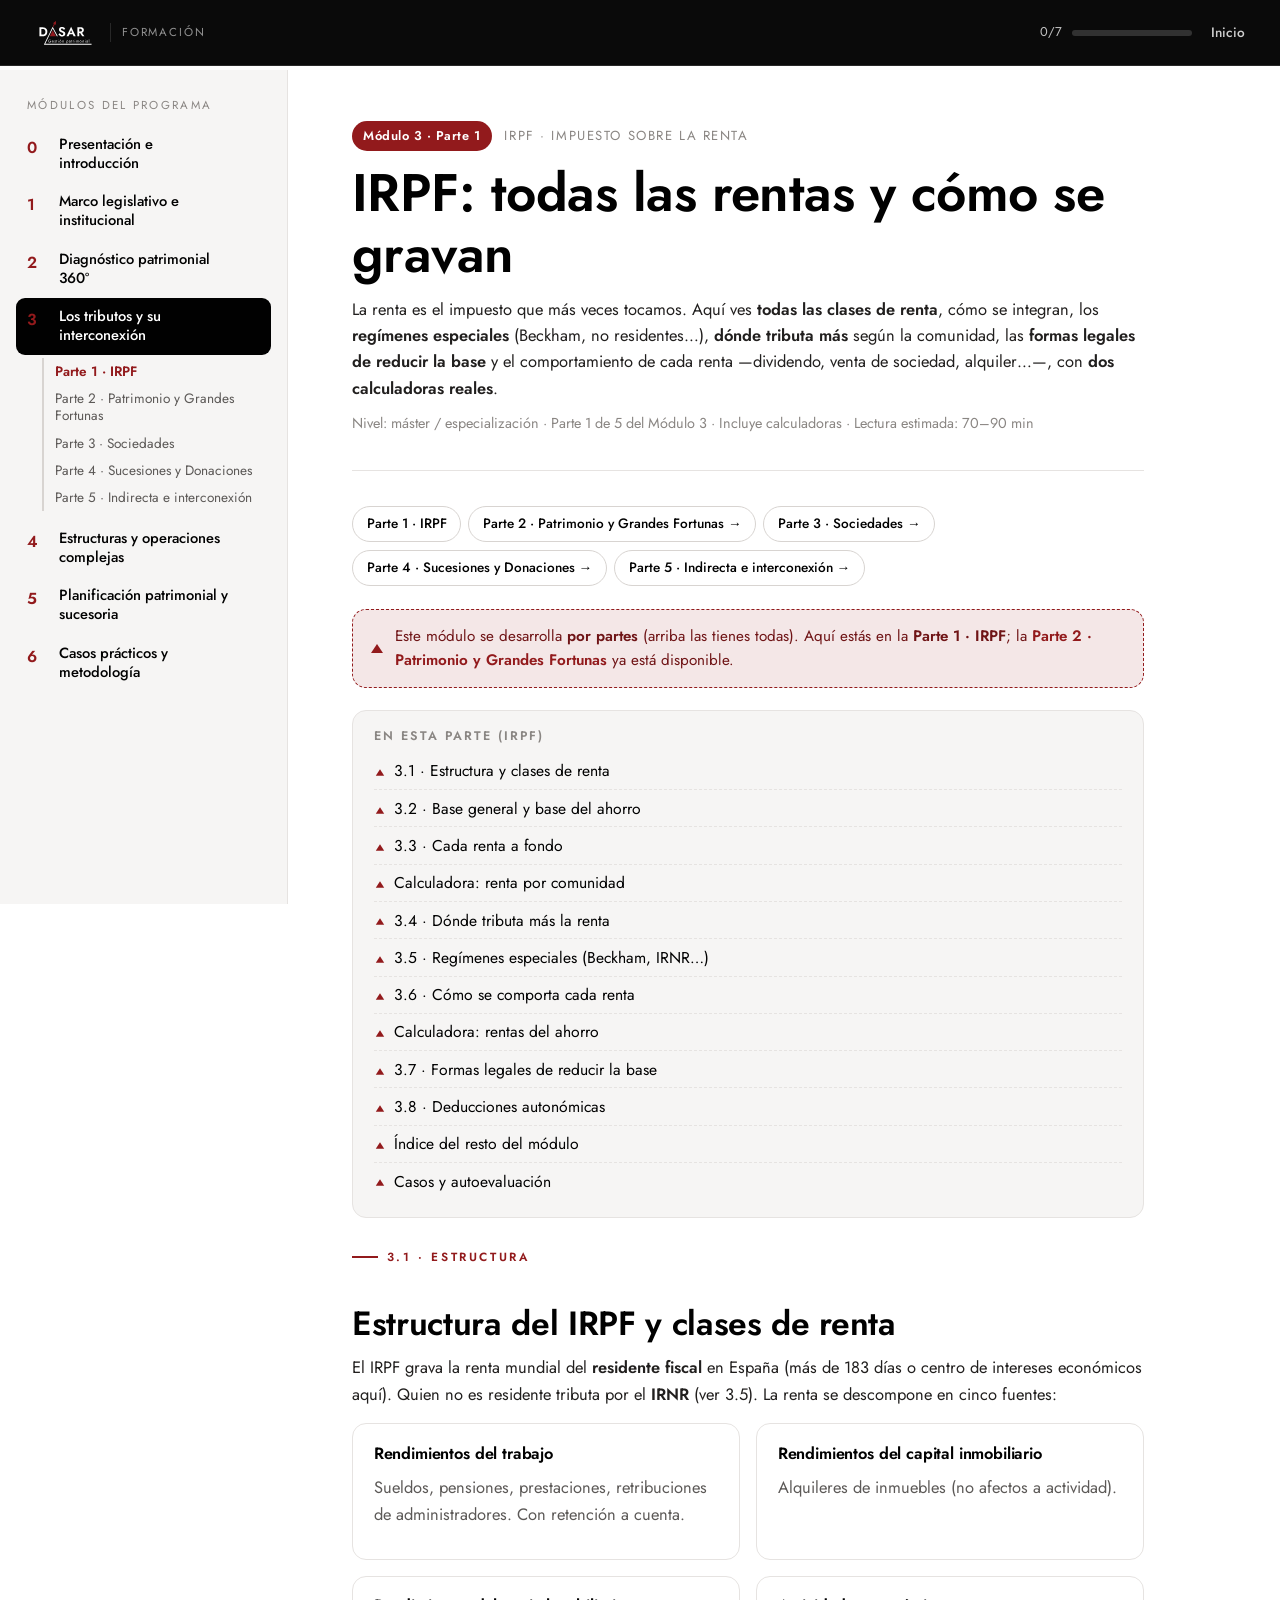
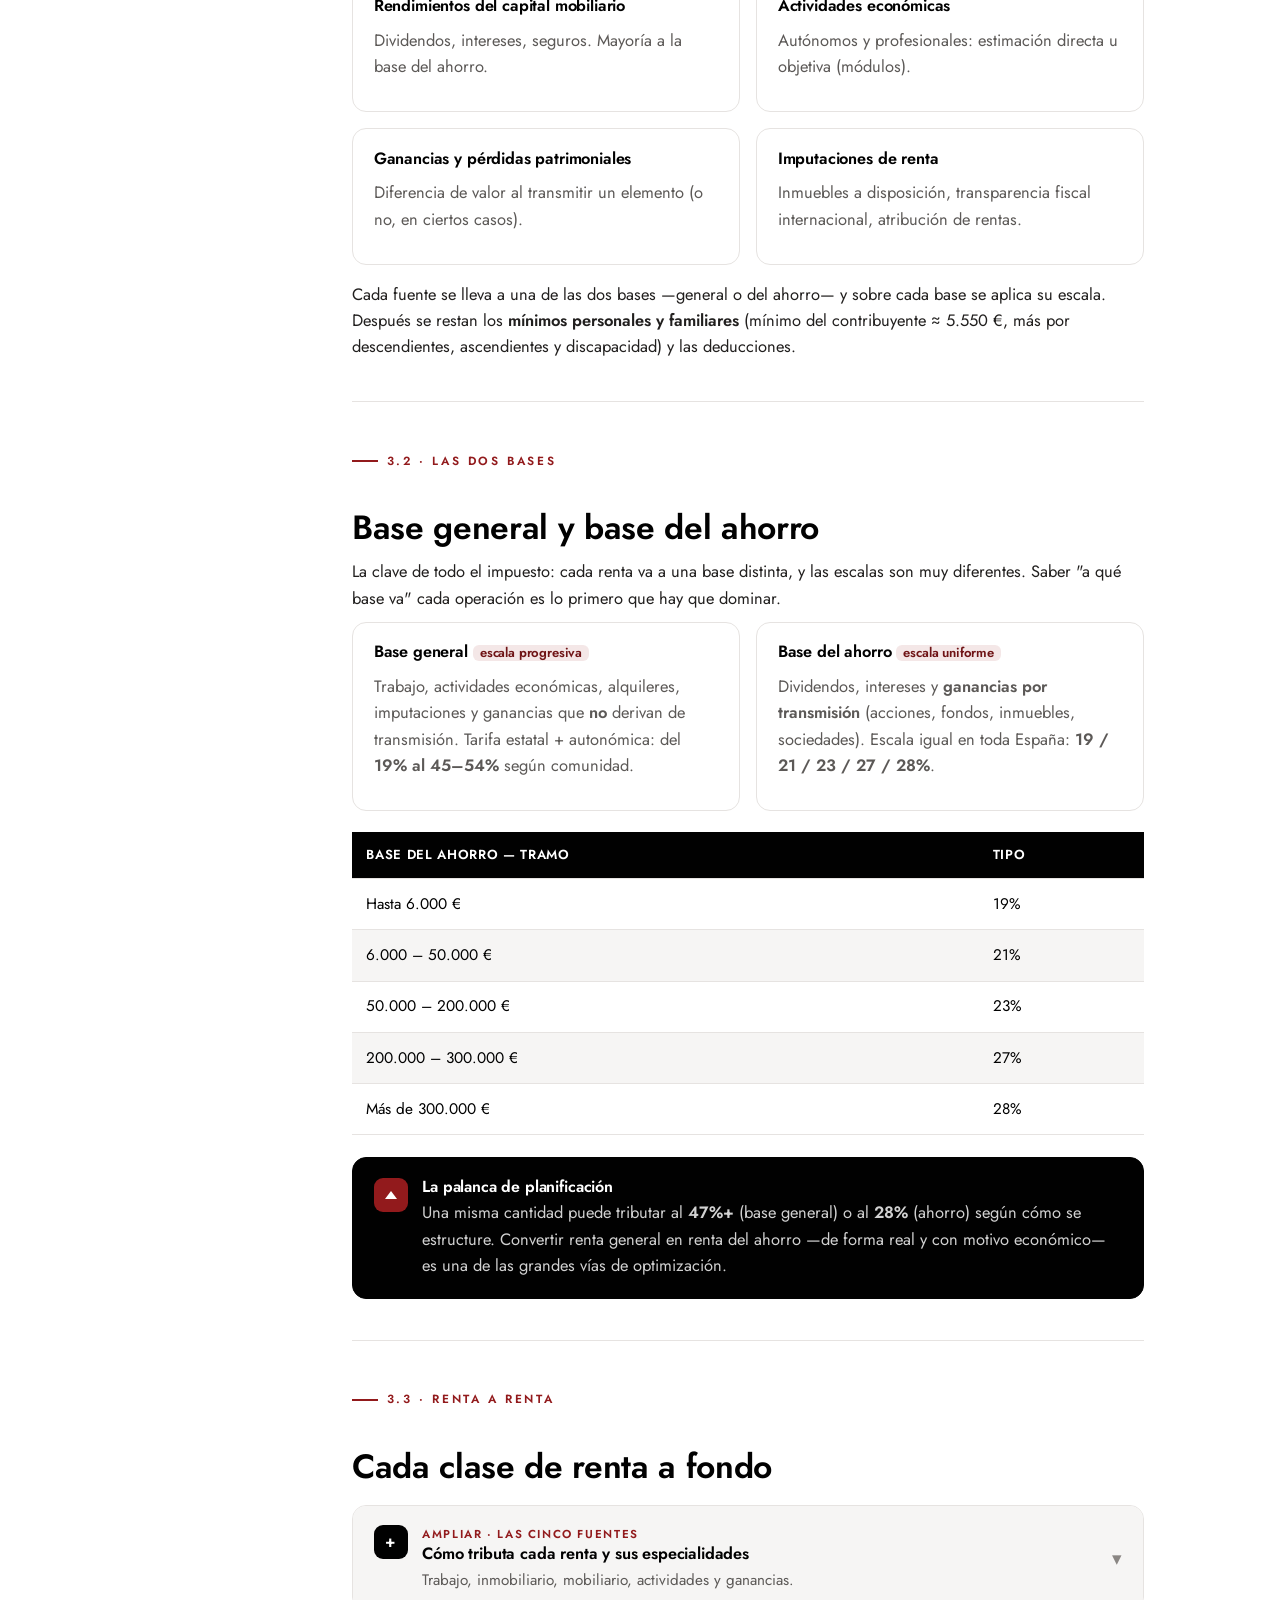
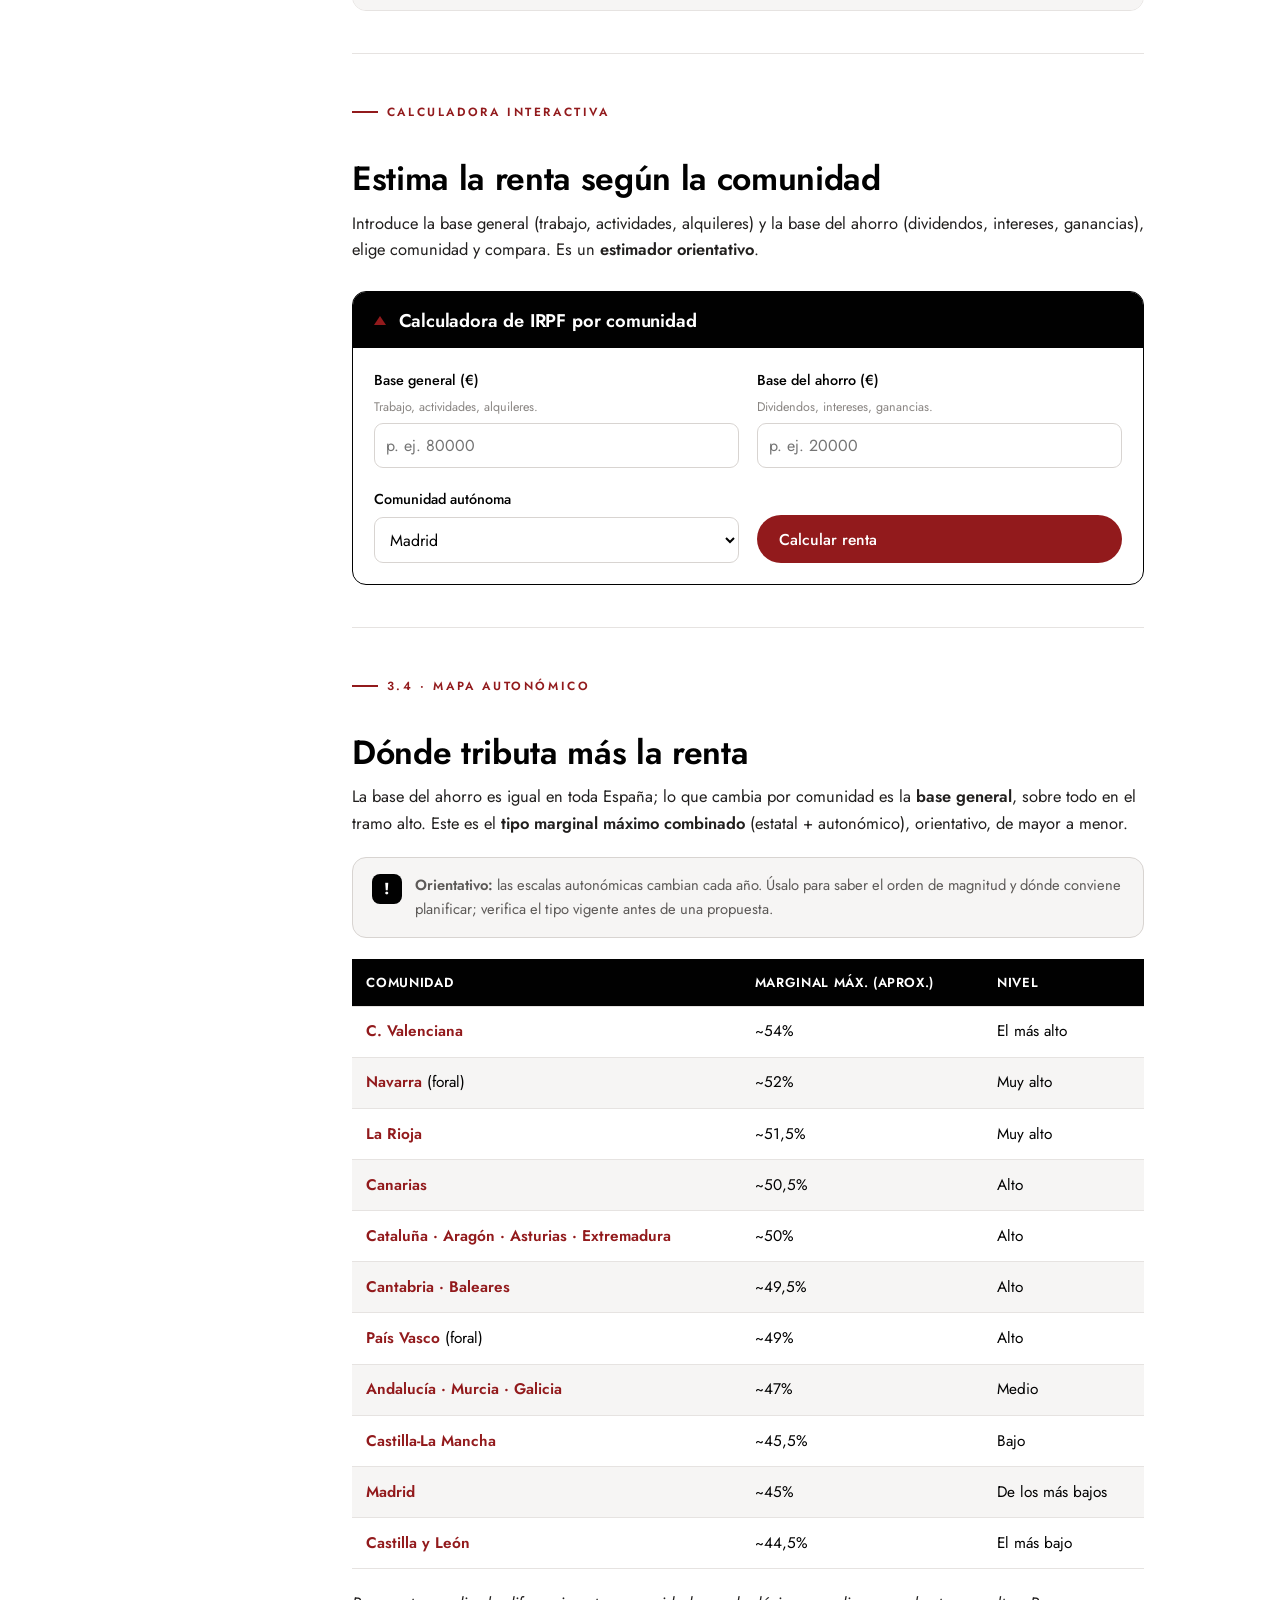
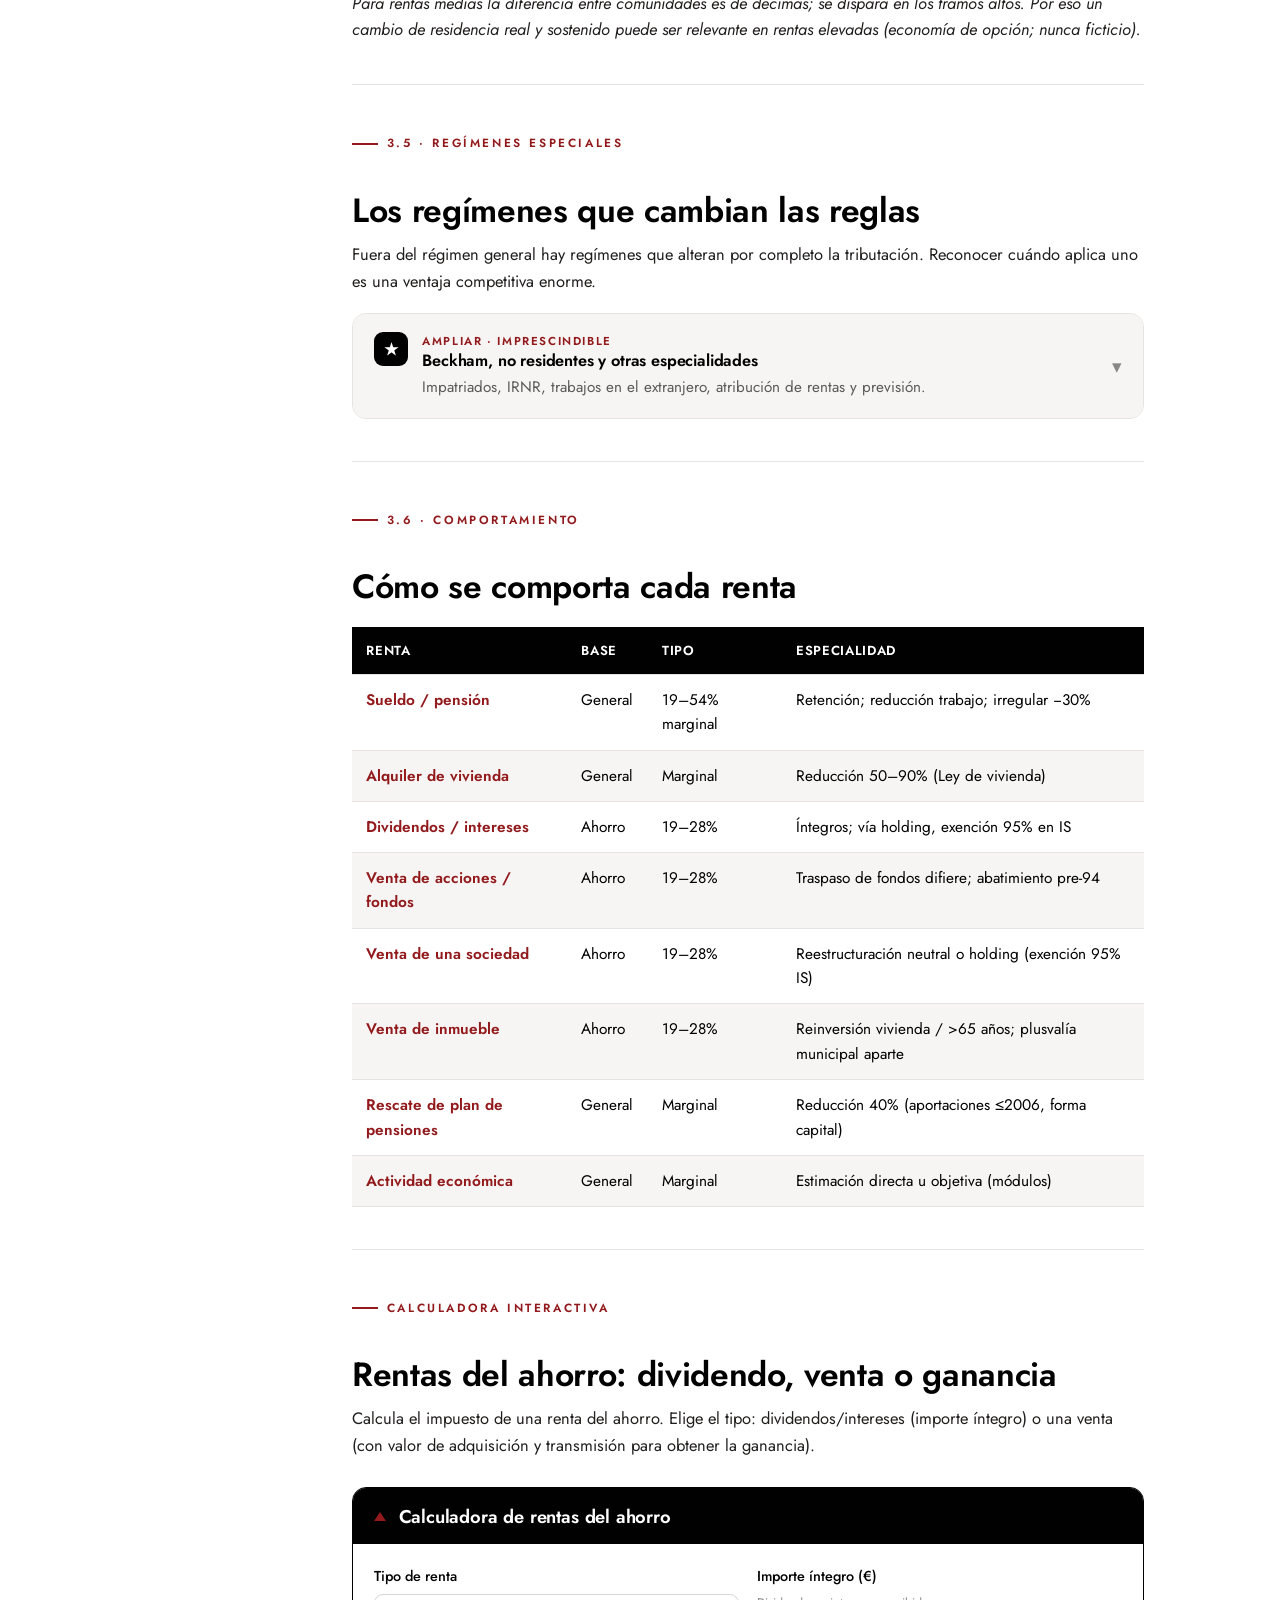
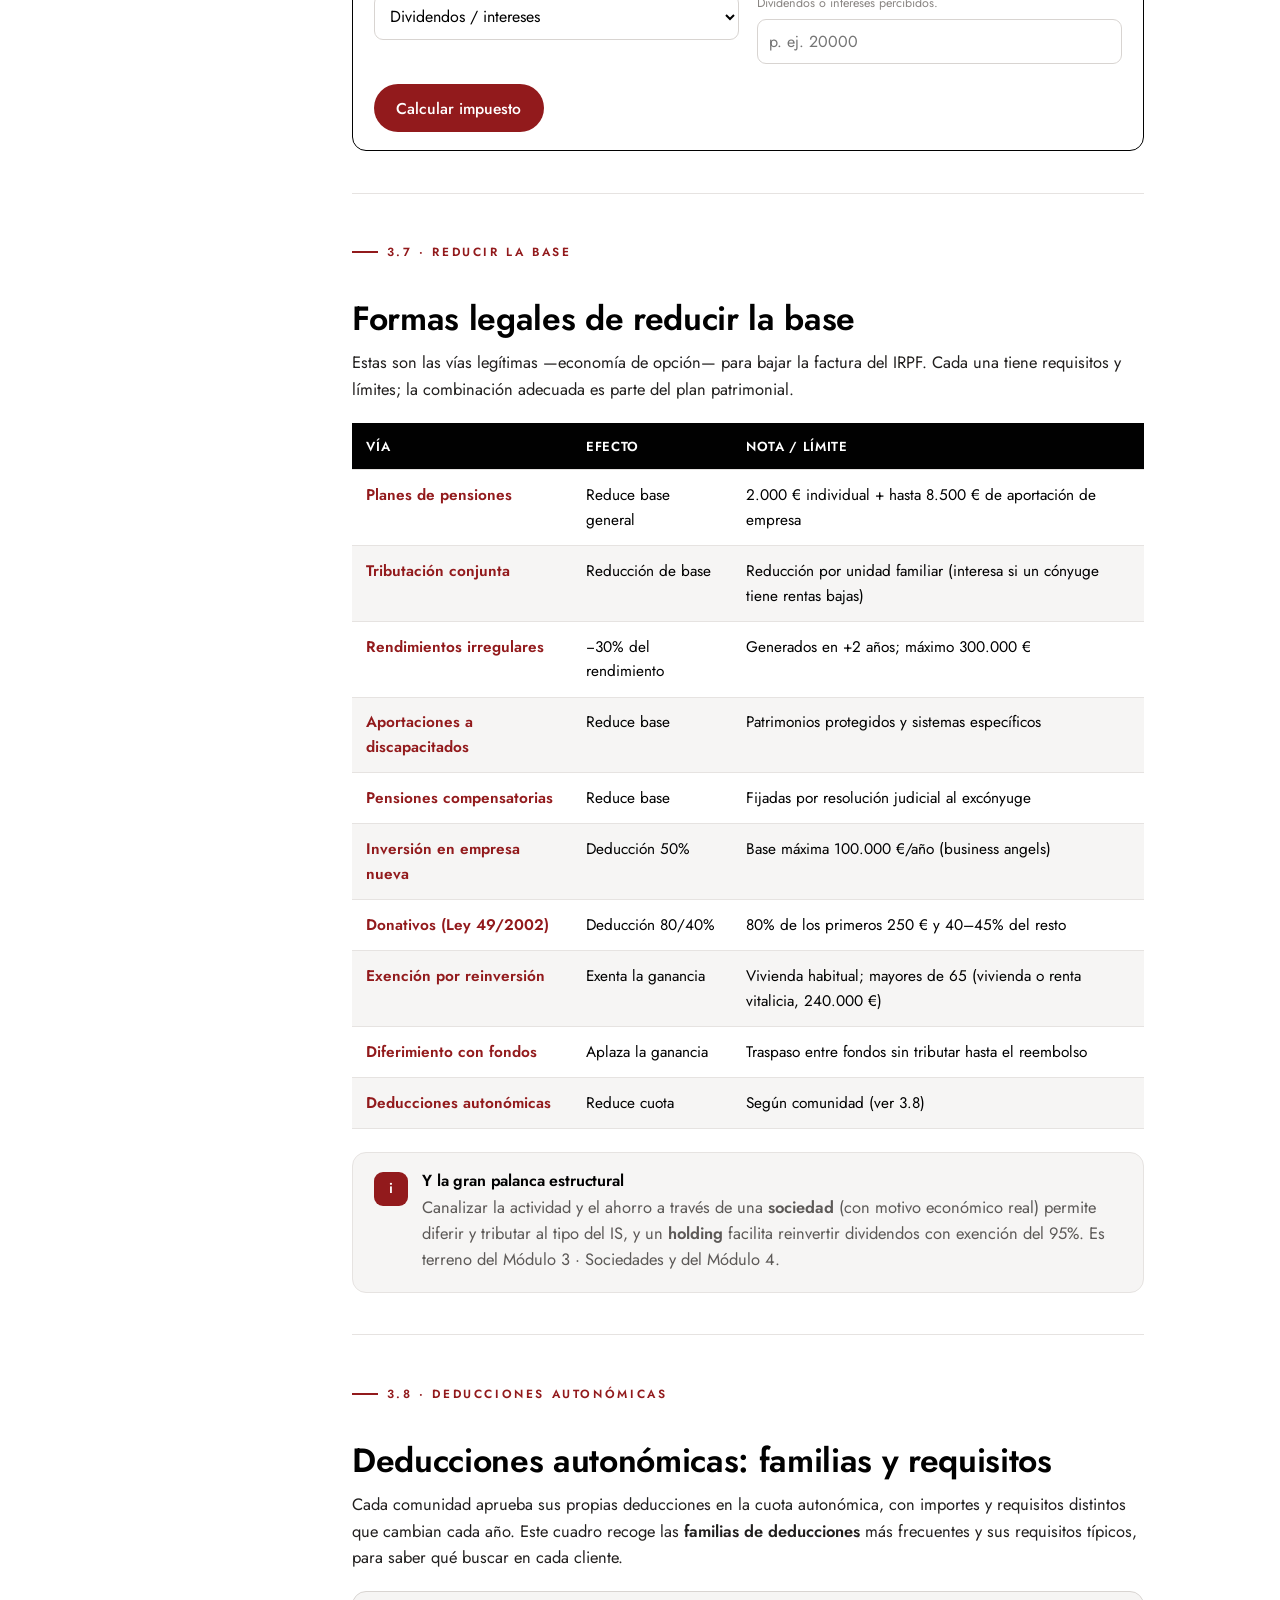
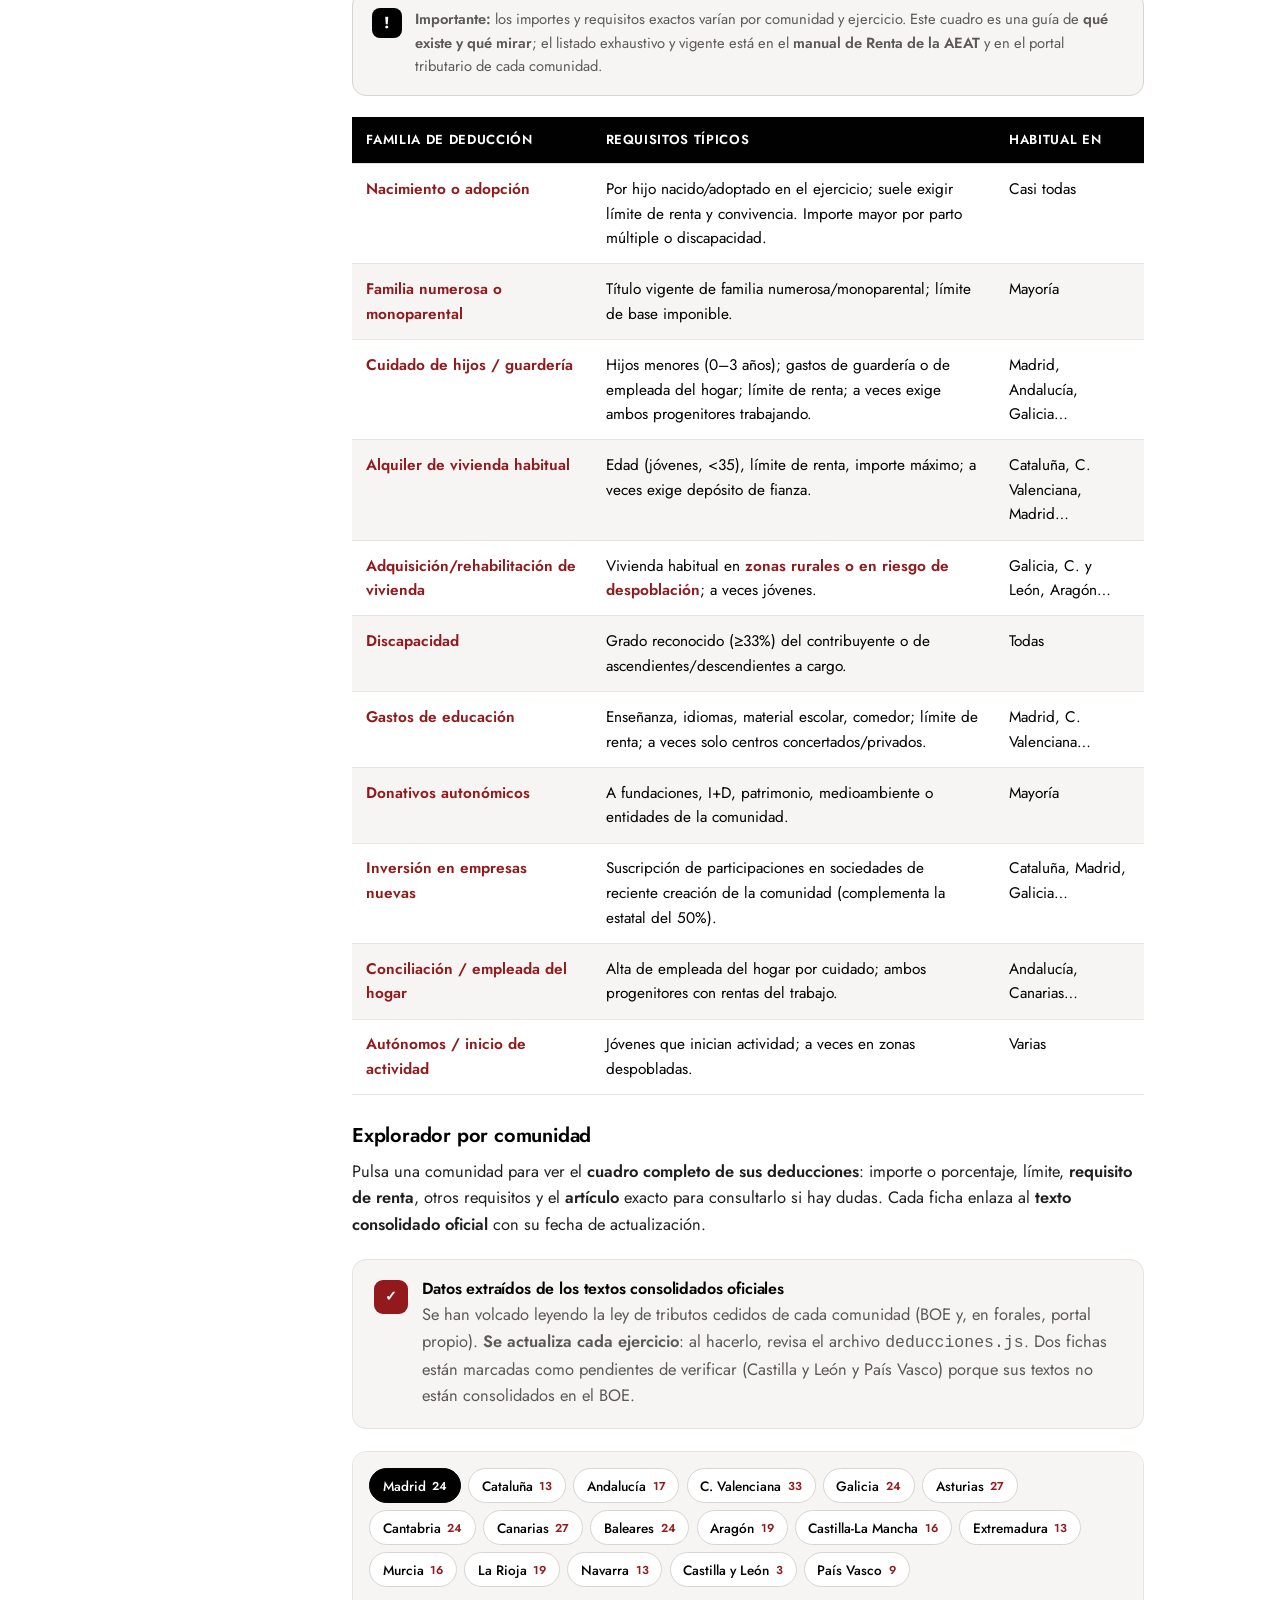
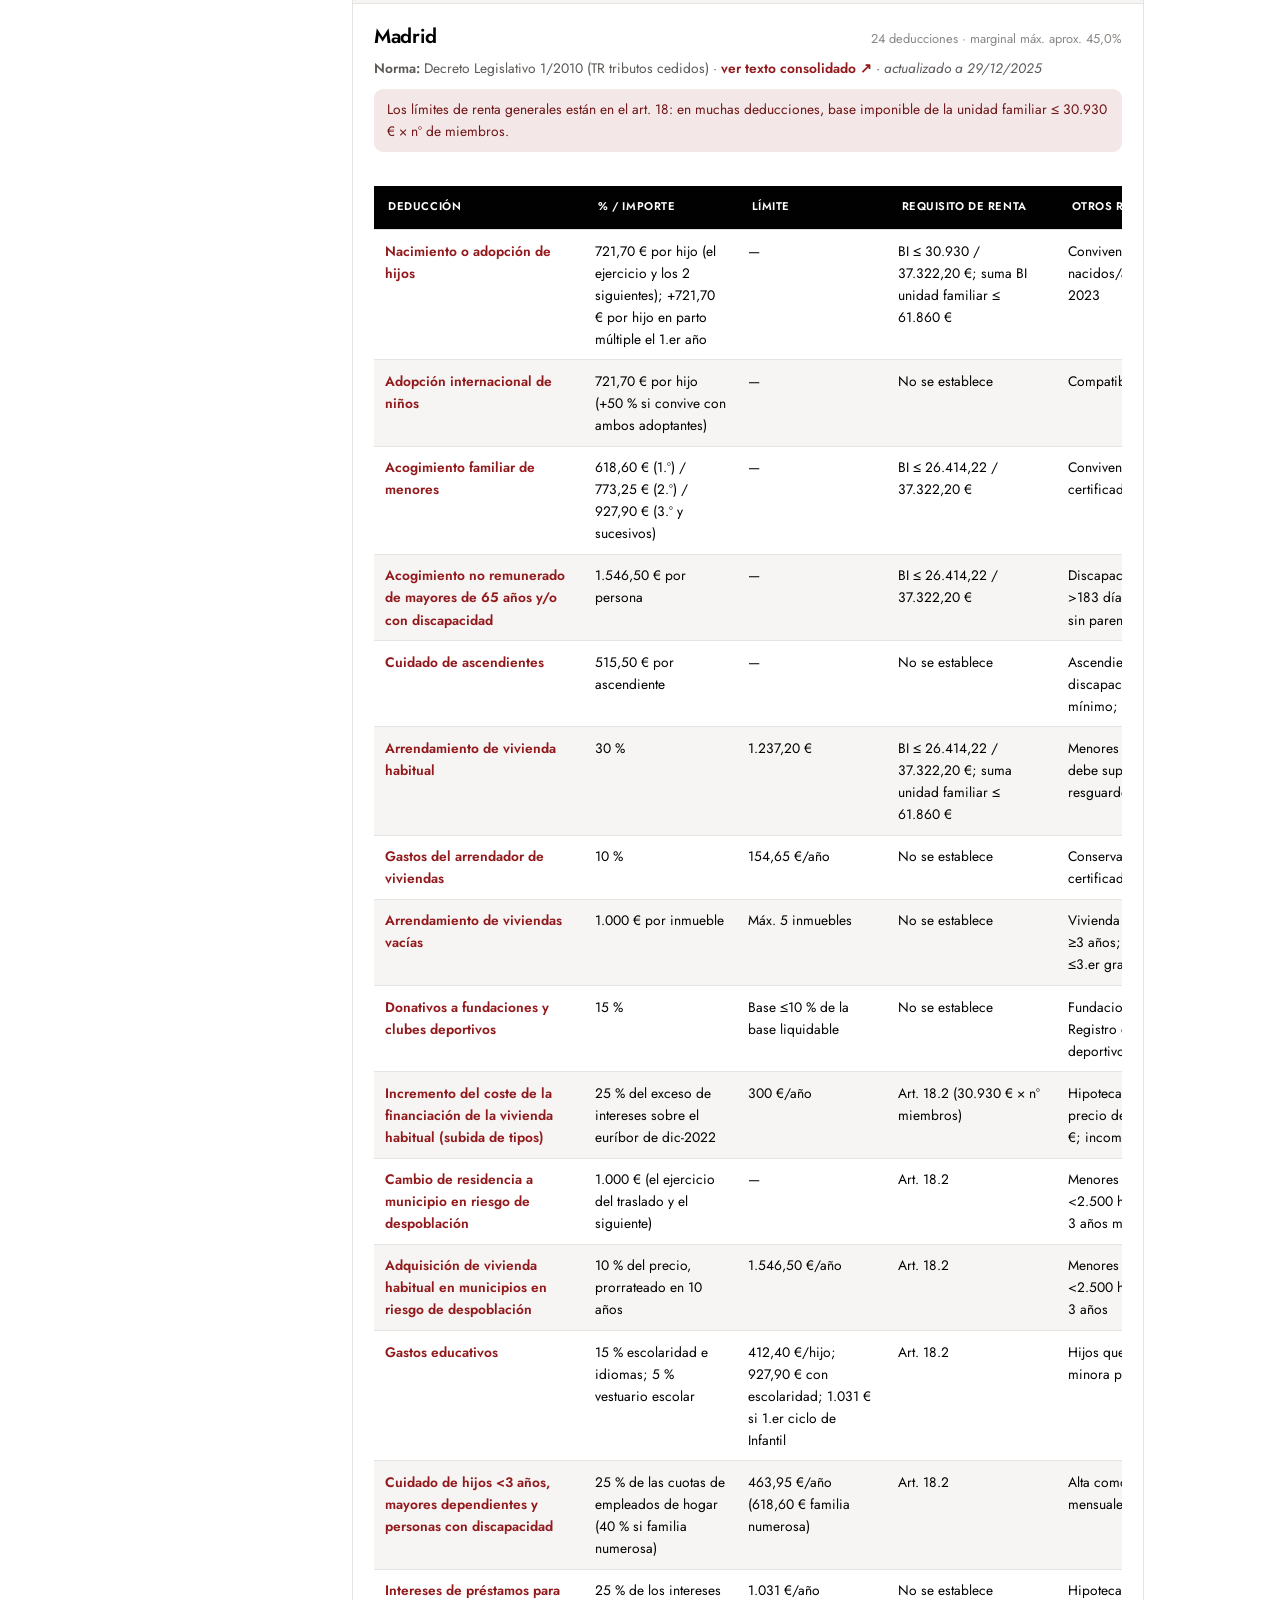
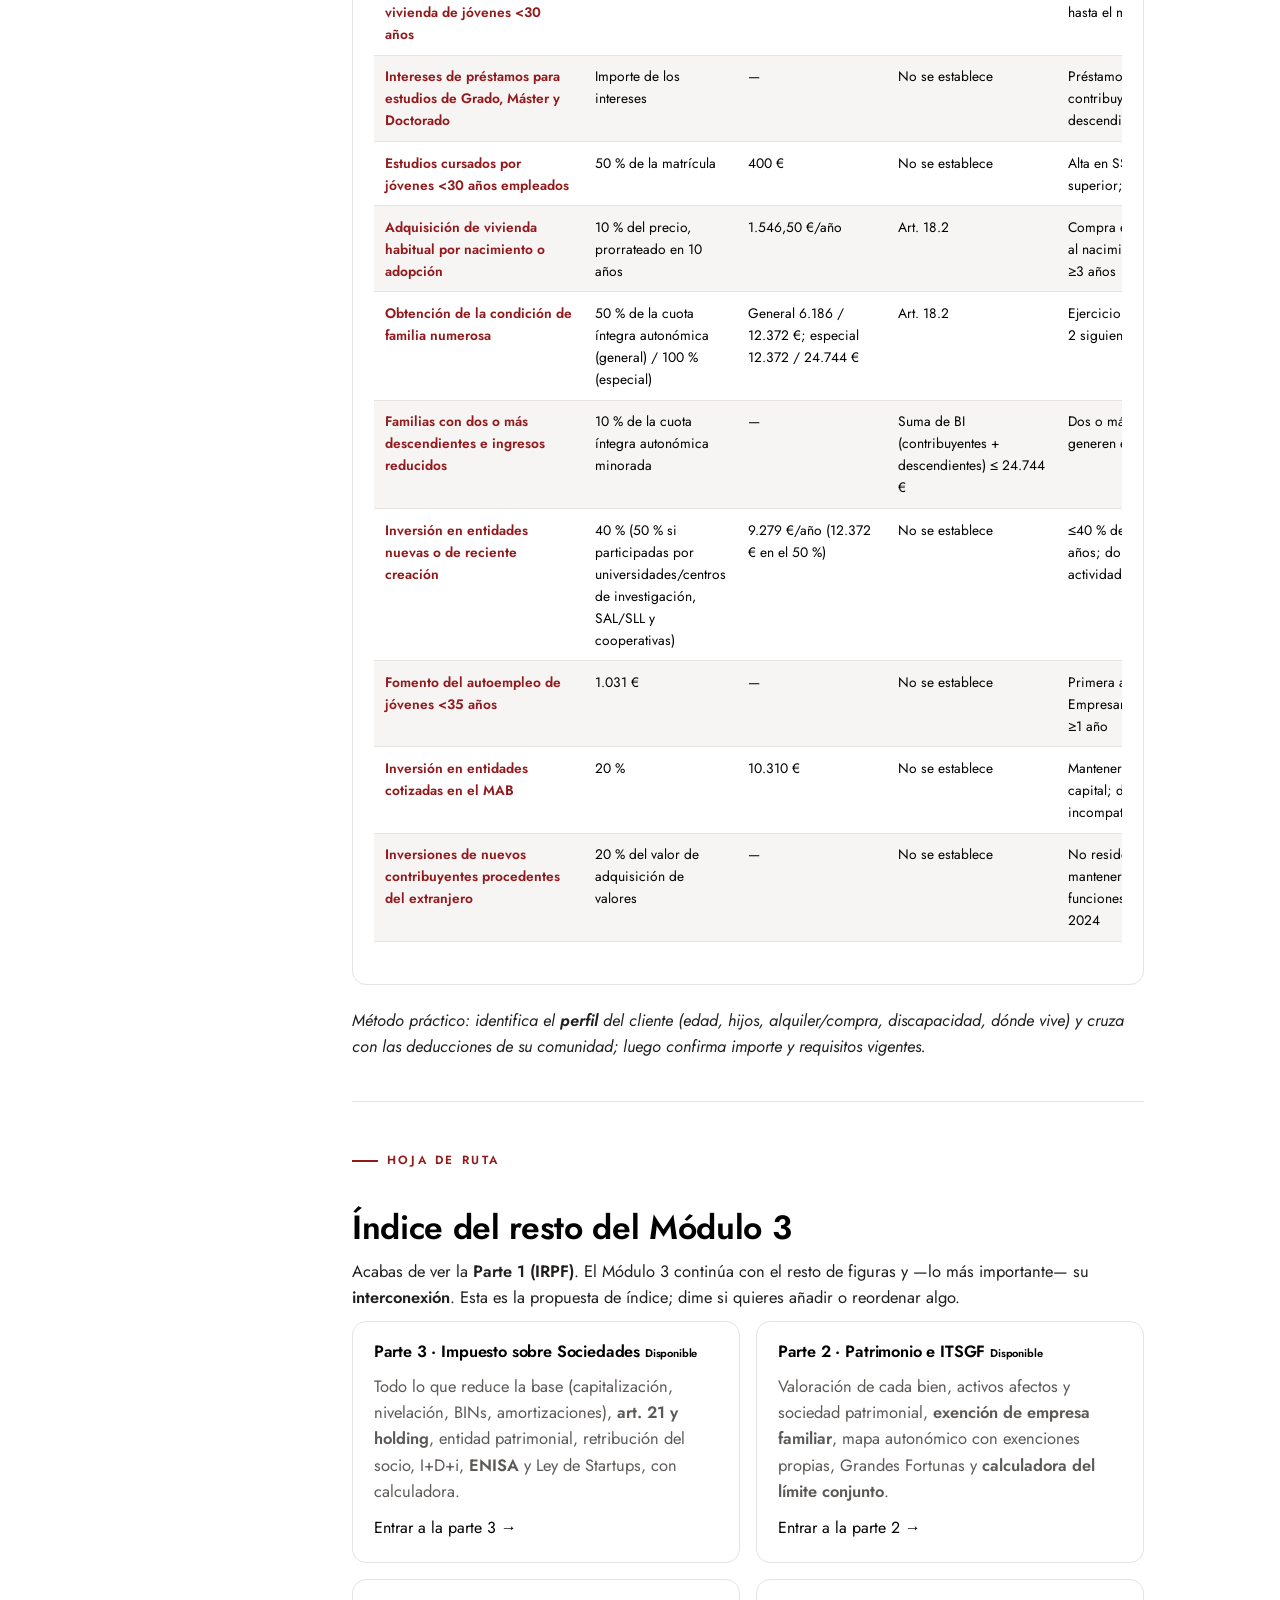
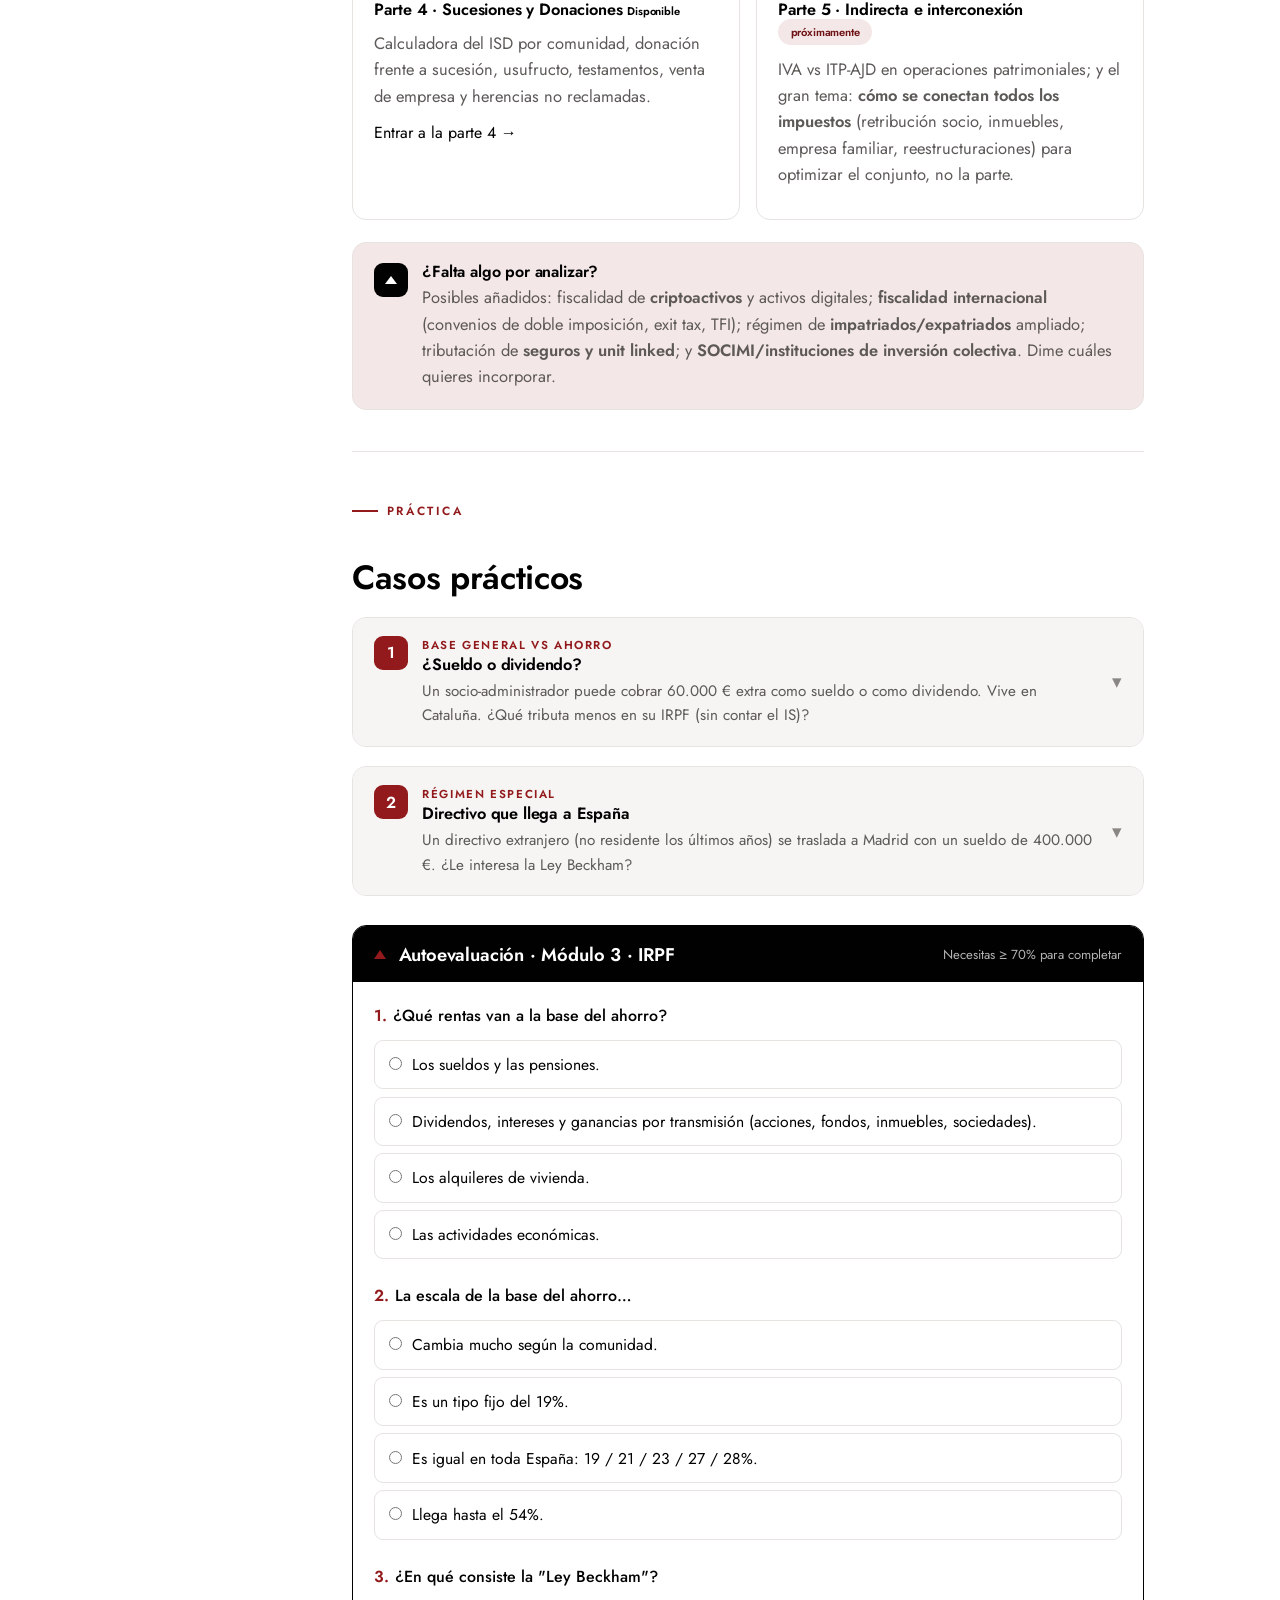
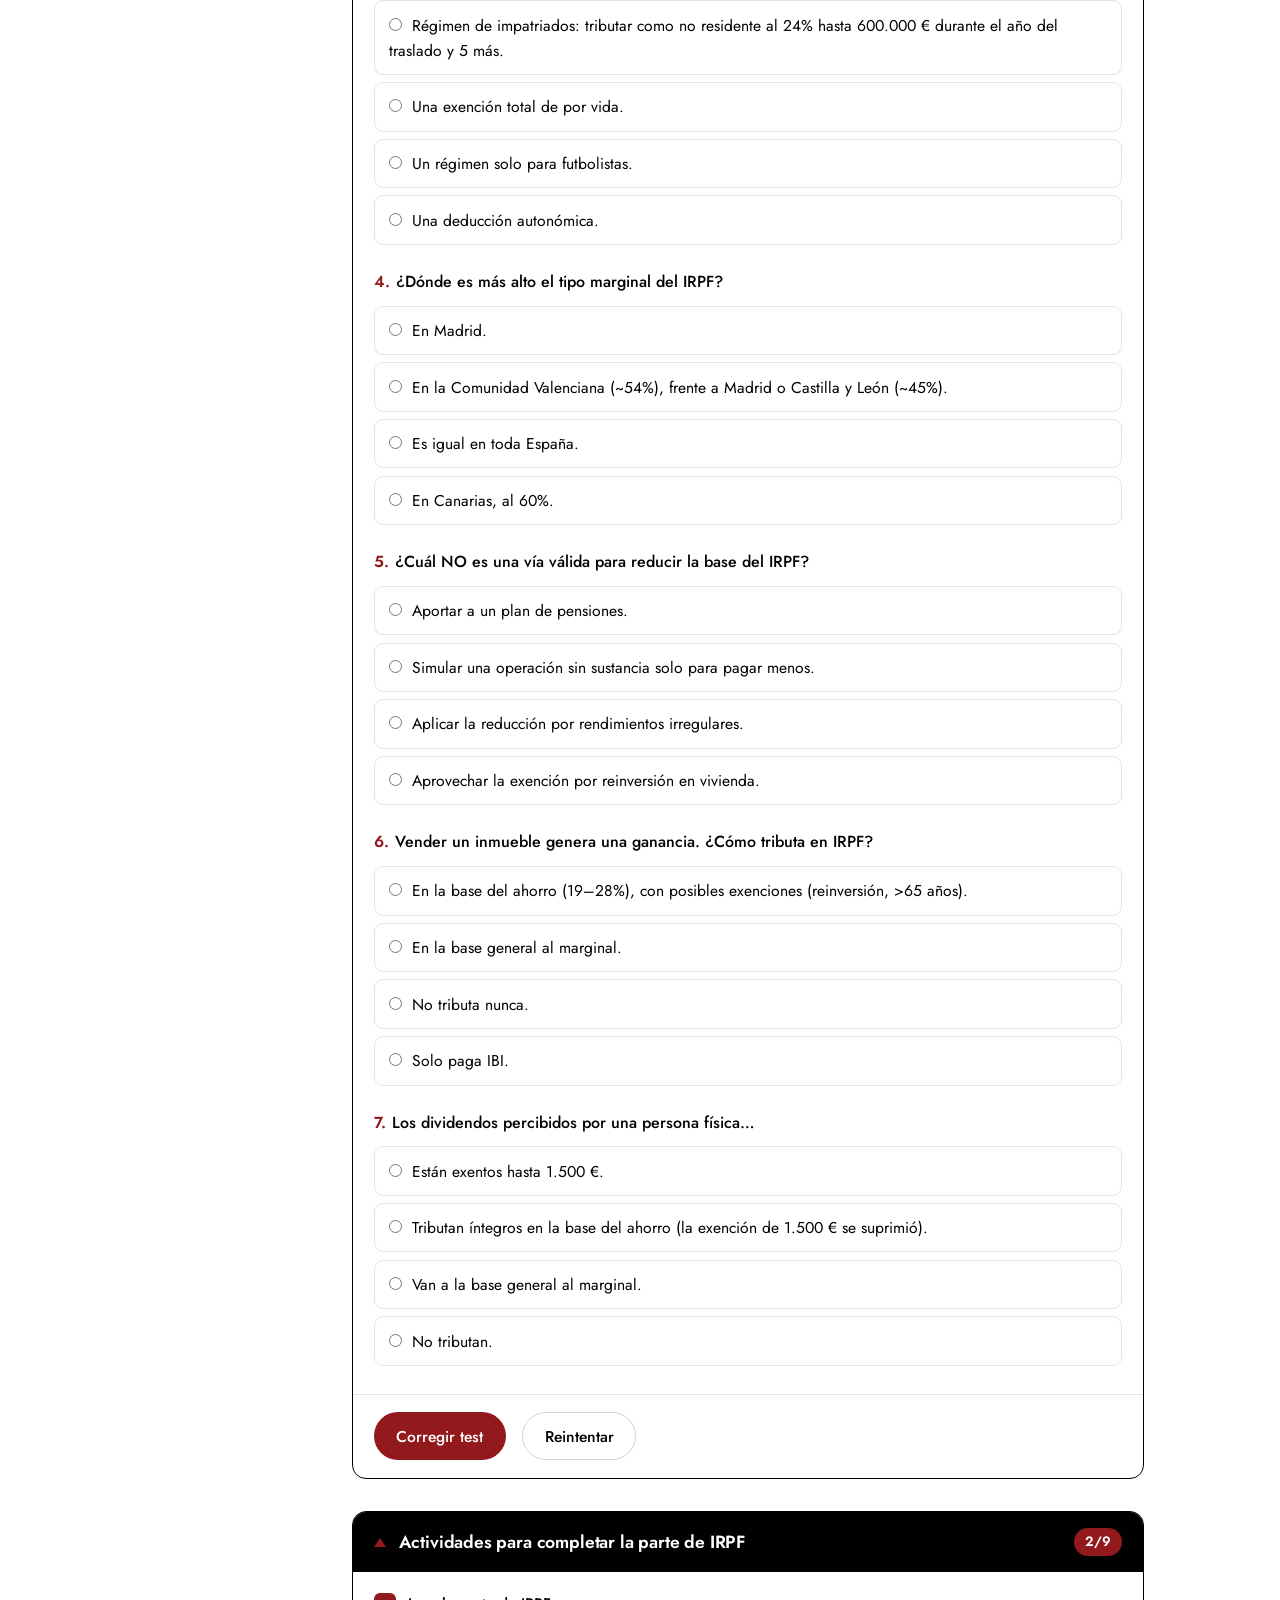
<file: modulo-3.html>
<!DOCTYPE html>
<html lang="es">
<head>
<meta charset="UTF-8">
<meta name="viewport" content="width=device-width, initial-scale=1.0">
<meta http-equiv="Cache-Control" content="no-cache, no-store, must-revalidate">
<meta http-equiv="Pragma" content="no-cache">
<meta http-equiv="Expires" content="0">
<title>Módulo 3 · IRPF · DASAR</title>
<meta name="description" content="Módulo 3 DASAR (parte IRPF): clases de renta, base general y del ahorro, regímenes especiales (Beckham, no residentes), mapa autonómico, deducciones, formas de reducir la base y calculadoras interactivas.">
<link rel="icon" href="dasar-color.svg">
<link rel="preconnect" href="https://fonts.googleapis.com">
<link rel="preconnect" href="https://fonts.gstatic.com" crossorigin>
<link href="https://fonts.googleapis.com/css2?family=Jost:ital,wght@0,400;0,500;0,600;0,700;1,400&display=swap" rel="stylesheet">
<link rel="stylesheet" href="styles.css?v=17">
</head>
<body data-current="mod3">

<header class="topbar">
  <button class="menu-toggle" aria-label="Menú"><span></span><span></span><span></span></button>
  <a class="brand" href="index.html">
    <img src="dasar-blanco.svg" alt="DASAR Gestión Patrimonial">
    <span class="tag">Formación</span>
  </a>
  <span class="spacer"></span>
  <div class="tprogress" title="Progreso del programa">
    <span data-progress-text>0/7</span>
    <span class="bar"><i data-progress-bar></i></span>
  </div>
  <a class="home-link" href="index.html">Inicio</a>
</header>
<div class="readprogress" aria-hidden="true"><i></i></div>

<div class="layout">
  <aside class="sidebar">
    <div class="side-h">Módulos del programa</div>
    <nav id="sidebar-list"></nav>
  </aside>

  <main class="content prose">

    <div class="mod-head">
      <div class="eyebrow">
        <span class="mod-badge">Módulo 3 · Parte 1</span>
        <span class="mod-meta">IRPF · Impuesto sobre la Renta</span>
      </div>
      <h1>IRPF: todas las rentas y cómo se gravan</h1>
      <p class="lead">La renta es el impuesto que más veces tocamos. Aquí ves <strong>todas las clases de renta</strong>, cómo se integran, los <strong>regímenes especiales</strong> (Beckham, no residentes…), <strong>dónde tributa más</strong> según la comunidad, las <strong>formas legales de reducir la base</strong> y el comportamiento de cada renta —dividendo, venta de sociedad, alquiler…—, con <strong>dos calculadoras reales</strong>.</p>
      <p style="color:var(--muted-2);font-size:.9rem">Nivel: máster / especialización · Parte 1 de 5 del Módulo 3 · Incluye calculadoras · Lectura estimada: 70–90 min</p>
    </div>

    <nav class="partnav" aria-label="Partes del Módulo 3">
      <span class="p on">Parte 1 · IRPF</span>
      <a class="p" href="modulo-3-patrimonio.html">Parte 2 · Patrimonio y Grandes Fortunas →</a>
      <a class="p" href="modulo-3-sociedades.html">Parte 3 · Sociedades →</a>
      <a class="p" href="modulo-3-sucesiones.html">Parte 4 · Sucesiones y Donaciones →</a>
      <a class="p" href="modulo-3-indirecta.html">Parte 5 · Indirecta e interconexión →</a>
    </nav>

    <div class="gate"><span class="tri"></span><div>Este módulo se desarrolla <strong>por partes</strong> (arriba las tienes todas). Aquí estás en la <strong>Parte 1 · IRPF</strong>; la <strong><a href="modulo-3-patrimonio.html" style="color:var(--wine);font-weight:600">Parte 2 · Patrimonio y Grandes Fortunas</a></strong> ya está disponible.</div></div>

    <div class="toc">
      <h4>En esta parte (IRPF)</h4>
      <a href="#s1"><span class="tri"></span>3.1 · Estructura y clases de renta</a>
      <a href="#s2"><span class="tri"></span>3.2 · Base general y base del ahorro</a>
      <a href="#s3"><span class="tri"></span>3.3 · Cada renta a fondo</a>
      <a href="#calc1"><span class="tri"></span>Calculadora: renta por comunidad</a>
      <a href="#s4"><span class="tri"></span>3.4 · Dónde tributa más la renta</a>
      <a href="#s5"><span class="tri"></span>3.5 · Regímenes especiales (Beckham, IRNR…)</a>
      <a href="#s6"><span class="tri"></span>3.6 · Cómo se comporta cada renta</a>
      <a href="#calc2"><span class="tri"></span>Calculadora: rentas del ahorro</a>
      <a href="#s7"><span class="tri"></span>3.7 · Formas legales de reducir la base</a>
      <a href="#s8"><span class="tri"></span>3.8 · Deducciones autonómicas</a>
      <a href="#resto"><span class="tri"></span>Índice del resto del módulo</a>
      <a href="#casos"><span class="tri"></span>Casos y autoevaluación</a>
    </div>

    <!-- 3.1 -->
    <section id="s1" class="reveal">
      <span class="kicker">3.1 · Estructura</span>
      <h2>Estructura del IRPF y clases de renta</h2>
      <p>El IRPF grava la renta mundial del <strong>residente fiscal</strong> en España (más de 183 días o centro de intereses económicos aquí). Quien no es residente tributa por el <strong>IRNR</strong> (ver 3.5). La renta se descompone en cinco fuentes:</p>
      <div class="grid grid-2" style="margin-top:1rem">
        <div class="card"><h4 class="mt0">Rendimientos del trabajo</h4><p style="color:var(--muted)">Sueldos, pensiones, prestaciones, retribuciones de administradores. Con retención a cuenta.</p></div>
        <div class="card"><h4 class="mt0">Rendimientos del capital inmobiliario</h4><p style="color:var(--muted)">Alquileres de inmuebles (no afectos a actividad).</p></div>
        <div class="card"><h4 class="mt0">Rendimientos del capital mobiliario</h4><p style="color:var(--muted)">Dividendos, intereses, seguros. Mayoría a la base del ahorro.</p></div>
        <div class="card"><h4 class="mt0">Actividades económicas</h4><p style="color:var(--muted)">Autónomos y profesionales: estimación directa u objetiva (módulos).</p></div>
        <div class="card"><h4 class="mt0">Ganancias y pérdidas patrimoniales</h4><p style="color:var(--muted)">Diferencia de valor al transmitir un elemento (o no, en ciertos casos).</p></div>
        <div class="card"><h4 class="mt0">Imputaciones de renta</h4><p style="color:var(--muted)">Inmuebles a disposición, transparencia fiscal internacional, atribución de rentas.</p></div>
      </div>
      <p style="margin-top:1rem">Cada fuente se lleva a una de las dos bases —general o del ahorro— y sobre cada base se aplica su escala. Después se restan los <strong>mínimos personales y familiares</strong> (mínimo del contribuyente ≈ 5.550 €, más por descendientes, ascendientes y discapacidad) y las deducciones.</p>
    </section>

    <hr class="divider">

    <!-- 3.2 -->
    <section id="s2" class="reveal">
      <span class="kicker">3.2 · Las dos bases</span>
      <h2>Base general y base del ahorro</h2>
      <p>La clave de todo el impuesto: cada renta va a una base distinta, y las escalas son muy diferentes. Saber "a qué base va" cada operación es lo primero que hay que dominar.</p>
      <div class="grid grid-2">
        <div class="card"><h4 class="mt0">Base general <span class="ref-tag">escala progresiva</span></h4><p style="color:var(--muted)">Trabajo, actividades económicas, alquileres, imputaciones y ganancias que <strong>no</strong> derivan de transmisión. Tarifa estatal + autonómica: del <strong>19% al 45–54%</strong> según comunidad.</p></div>
        <div class="card"><h4 class="mt0">Base del ahorro <span class="ref-tag">escala uniforme</span></h4><p style="color:var(--muted)">Dividendos, intereses y <strong>ganancias por transmisión</strong> (acciones, fondos, inmuebles, sociedades). Escala igual en toda España: <strong>19 / 21 / 23 / 27 / 28%</strong>.</p></div>
      </div>
      <table class="tbl">
        <thead><tr><th>Base del ahorro — tramo</th><th>Tipo</th></tr></thead>
        <tbody>
          <tr><td>Hasta 6.000 €</td><td>19%</td></tr>
          <tr><td>6.000 – 50.000 €</td><td>21%</td></tr>
          <tr><td>50.000 – 200.000 €</td><td>23%</td></tr>
          <tr><td>200.000 – 300.000 €</td><td>27%</td></tr>
          <tr><td>Más de 300.000 €</td><td>28%</td></tr>
        </tbody>
      </table>
      <div class="callout idea"><div class="ic"><span class="tri" style="border-bottom-color:#fff"></span></div><div class="ct"><h4>La palanca de planificación</h4><p>Una misma cantidad puede tributar al <strong>47%+</strong> (base general) o al <strong>28%</strong> (ahorro) según cómo se estructure. Convertir renta general en renta del ahorro —de forma real y con motivo económico— es una de las grandes vías de optimización.</p></div></div>
    </section>

    <hr class="divider">

    <!-- 3.3 -->
    <section id="s3" class="reveal">
      <span class="kicker">3.3 · Renta a renta</span>
      <h2>Cada clase de renta a fondo</h2>
      <div class="caso svc" data-act="rentas">
        <div class="caso-h"><div class="ci">+</div><div class="cti"><div class="cl">Ampliar · las cinco fuentes</div><h4>Cómo tributa cada renta y sus especialidades</h4><p>Trabajo, inmobiliario, mobiliario, actividades y ganancias.</p></div><div class="chev">▾</div></div>
        <div class="caso-body"><div class="caso-inner">
          <div class="plano"><h5>Rendimientos del trabajo</h5><p>Van a la base general con retención a cuenta. Reducción general por rendimientos del trabajo (mayor en rentas bajas). <strong>Rendimientos irregulares</strong> (generados en más de 2 años o notoriamente irregulares): reducción del <strong>30%</strong> sobre un máximo de 300.000 €. Indemnizaciones por despido exentas hasta el límite legal (180.000 €). Retribución en especie con reglas propias (vivienda, vehículo, seguros, planes).</p></div>
          <div class="plano"><h5>Capital inmobiliario (alquiler)</h5><p>Ingresos menos gastos (IBI, comunidad, seguros, intereses, reparaciones, amortización 3%). Sobre el neto positivo, <strong>reducción</strong> del 50% general y hasta 60/70/90% según la Ley de vivienda (Módulo 1). El alquiler turístico o con servicios de hospedaje puede ser actividad económica.</p></div>
          <div class="plano"><h5>Capital mobiliario</h5><p><strong>Dividendos e intereses</strong> van a la base del ahorro (íntegros: la antigua exención de 1.500 € se suprimió en 2015). Los seguros de vida-ahorro y algunos productos tienen reglas específicas. Determinados rendimientos de vinculadas (préstamos socio-sociedad por encima de 3× fondos propios) pueden ir a la base general.</p></div>
          <div class="plano"><h5>Actividades económicas</h5><p><strong>Estimación directa</strong> (normal o simplificada): ingresos − gastos, como una empresa. <strong>Estimación objetiva</strong> (módulos): por índices, con límites de facturación. Requisito clave del arrendamiento como actividad: <strong>una persona empleada a jornada completa</strong>. Van a la base general.</p></div>
          <div class="plano"><h5>Ganancias y pérdidas patrimoniales</h5><p>Si derivan de <strong>transmisión</strong> (vender acciones, fondos, inmuebles, una sociedad) → <strong>base del ahorro</strong>. Si <strong>no</strong> hay transmisión (premios, subvenciones, determinadas ayudas) → base general. Cálculo: valor de transmisión − valor de adquisición (con gastos e impuestos). Especialidades: <strong>coeficientes de abatimiento</strong> (adquisiciones anteriores a 1994, límite 400.000 €), <strong>exención por reinversión</strong> (vivienda habitual, o mayores de 65 en renta vitalicia), y compensación de pérdidas (con ganancias del ahorro y hasta el 25% con rendimientos, arrastre 4 años).</p></div>
        </div></div>
      </div>
    </section>

    <hr class="divider">

    <!-- CALC 1 -->
    <section id="calc1" class="reveal">
      <span class="kicker">Calculadora interactiva</span>
      <h2>Estima la renta según la comunidad</h2>
      <p>Introduce la base general (trabajo, actividades, alquileres) y la base del ahorro (dividendos, intereses, ganancias), elige comunidad y compara. Es un <strong>estimador orientativo</strong>.</p>
      <div class="calc rcalc irpf">
        <div class="calc-head"><span class="tri"></span><h3>Calculadora de IRPF por comunidad</h3></div>
        <div class="calc-grid">
          <div class="fld"><label for="i-gen">Base general (€)</label><small>Trabajo, actividades, alquileres.</small><input id="i-gen" data-i-gen type="number" min="0" step="1000" placeholder="p. ej. 80000"></div>
          <div class="fld"><label for="i-aho">Base del ahorro (€)</label><small>Dividendos, intereses, ganancias.</small><input id="i-aho" data-i-aho type="number" min="0" step="1000" placeholder="p. ej. 20000"></div>
        </div>
        <div class="calc-grid" style="padding-top:0">
          <div class="fld"><label for="i-ccaa">Comunidad autónoma</label>
            <select id="i-ccaa" data-i-ccaa>
              <option value="madrid">Madrid</option><option value="andalucia">Andalucía</option><option value="aragon">Aragón</option>
              <option value="asturias">Asturias</option><option value="baleares">Baleares</option><option value="canarias">Canarias</option>
              <option value="cantabria">Cantabria</option><option value="cyl">Castilla y León</option><option value="clm">Castilla-La Mancha</option>
              <option value="cataluna">Cataluña</option><option value="cvalenciana">C. Valenciana</option><option value="extremadura">Extremadura</option>
              <option value="galicia">Galicia</option><option value="larioja">La Rioja</option><option value="murcia">Murcia</option>
              <option value="navarra">Navarra (foral)</option><option value="paisvasco">País Vasco (foral)</option>
            </select>
          </div>
          <div class="fld" style="justify-content:flex-end"><button class="btn btn-primary" data-i-run>Calcular renta</button></div>
        </div>
        <div class="calc-result"></div>
      </div>
    </section>

    <hr class="divider">

    <!-- 3.4 mapa -->
    <section id="s4" class="reveal">
      <span class="kicker">3.4 · Mapa autonómico</span>
      <h2>Dónde tributa más la renta</h2>
      <p>La base del ahorro es igual en toda España; lo que cambia por comunidad es la <strong>base general</strong>, sobre todo en el tramo alto. Este es el <strong>tipo marginal máximo combinado</strong> (estatal + autonómico), orientativo, de mayor a menor.</p>
      <div class="warnbox"><div class="ic">!</div><p><strong>Orientativo:</strong> las escalas autonómicas cambian cada año. Úsalo para saber el orden de magnitud y dónde conviene planificar; verifica el tipo vigente antes de una propuesta.</p></div>
      <table class="tbl">
        <thead><tr><th>Comunidad</th><th>Marginal máx. (aprox.)</th><th>Nivel</th></tr></thead>
        <tbody>
          <tr><td><strong>C. Valenciana</strong></td><td>~54%</td><td>El más alto</td></tr>
          <tr><td><strong>Navarra</strong> (foral)</td><td>~52%</td><td>Muy alto</td></tr>
          <tr><td><strong>La Rioja</strong></td><td>~51,5%</td><td>Muy alto</td></tr>
          <tr><td><strong>Canarias</strong></td><td>~50,5%</td><td>Alto</td></tr>
          <tr><td><strong>Cataluña · Aragón · Asturias · Extremadura</strong></td><td>~50%</td><td>Alto</td></tr>
          <tr><td><strong>Cantabria · Baleares</strong></td><td>~49,5%</td><td>Alto</td></tr>
          <tr><td><strong>País Vasco</strong> (foral)</td><td>~49%</td><td>Alto</td></tr>
          <tr><td><strong>Andalucía · Murcia · Galicia</strong></td><td>~47%</td><td>Medio</td></tr>
          <tr><td><strong>Castilla-La Mancha</strong></td><td>~45,5%</td><td>Bajo</td></tr>
          <tr><td><strong>Madrid</strong></td><td>~45%</td><td>De los más bajos</td></tr>
          <tr><td><strong>Castilla y León</strong></td><td>~44,5%</td><td>El más bajo</td></tr>
        </tbody>
      </table>
      <p class="libnote">Para rentas medias la diferencia entre comunidades es de décimas; se dispara en los tramos altos. Por eso un cambio de residencia real y sostenido puede ser relevante en rentas elevadas (economía de opción; nunca ficticio).</p>
    </section>

    <hr class="divider">

    <!-- 3.5 regímenes -->
    <section id="s5" class="reveal">
      <span class="kicker">3.5 · Regímenes especiales</span>
      <h2>Los regímenes que cambian las reglas</h2>
      <p>Fuera del régimen general hay regímenes que alteran por completo la tributación. Reconocer cuándo aplica uno es una ventaja competitiva enorme.</p>
      <div class="caso svc" data-act="regimenes">
        <div class="caso-h"><div class="ci">★</div><div class="cti"><div class="cl">Ampliar · imprescindible</div><h4>Beckham, no residentes y otras especialidades</h4><p>Impatriados, IRNR, trabajos en el extranjero, atribución de rentas y previsión.</p></div><div class="chev">▾</div></div>
        <div class="caso-body"><div class="caso-inner">
          <div class="plano"><h5>Régimen de impatriados — "Ley Beckham" <span class="ref-tag">art. 93 LIRPF</span></h5><p>Para quien traslada su residencia a España por trabajo, como administrador, por actividad emprendedora o como <strong>nómada digital</strong> (ampliado por la Ley de Startups). Requiere <strong>no haber sido residente en los 5 años anteriores</strong>. Permite tributar como <strong>no residente</strong>: tipo fijo del <strong>24% hasta 600.000 €</strong> de rendimientos del trabajo y 47% por encima, tributando en general solo por la renta de fuente española. Dura el año del desplazamiento y los <strong>5 siguientes</strong>. Ventaja brutal para rentas altas; hay que valorar la cara B (no aplica exenciones ni deducciones ordinarias, y trato de patrimonio en el extranjero).</p></div>
          <div class="plano"><h5>No residentes — IRNR</h5><p>Quien no es residente tributa solo por su <strong>renta de fuente española</strong>: tipo general <strong>24%</strong> (19% para residentes en la UE/EEE), 19% en dividendos, intereses y ganancias (con exenciones UE y matriz-filial), y <strong>retención del 3%</strong> en la venta de inmuebles. La residencia fiscal (y los convenios de doble imposición) lo condicionan todo.</p></div>
          <div class="plano"><h5>Trabajos realizados en el extranjero <span class="ref-tag">art. 7.p LIRPF</span></h5><p>Exención de hasta <strong>60.100 €</strong> de los rendimientos del trabajo por labores efectivamente realizadas fuera de España para una empresa no residente. Muy útil para directivos con movilidad internacional.</p></div>
          <div class="plano"><h5>Atribución de rentas</h5><p>Comunidades de bienes, herencias yacentes y sociedades civiles sin objeto mercantil no tributan ellas: <strong>atribuyen</strong> la renta a sus miembros, que la integran en su IRPF según su naturaleza.</p></div>
          <div class="plano"><h5>Previsión social</h5><p>Aportaciones a planes de pensiones y sistemas de previsión: reducen la base general (límites en 3.7). El rescate tributa como rendimiento del trabajo; las aportaciones anteriores a 2007 rescatadas en forma de capital disfrutan de reducción del 40%.</p></div>
        </div></div>
      </div>
    </section>

    <hr class="divider">

    <!-- 3.6 comportamiento -->
    <section id="s6" class="reveal">
      <span class="kicker">3.6 · Comportamiento</span>
      <h2>Cómo se comporta cada renta</h2>
      <table class="tbl">
        <thead><tr><th>Renta</th><th>Base</th><th>Tipo</th><th>Especialidad</th></tr></thead>
        <tbody>
          <tr><td><strong>Sueldo / pensión</strong></td><td>General</td><td>19–54% marginal</td><td>Retención; reducción trabajo; irregular −30%</td></tr>
          <tr><td><strong>Alquiler de vivienda</strong></td><td>General</td><td>Marginal</td><td>Reducción 50–90% (Ley de vivienda)</td></tr>
          <tr><td><strong>Dividendos / intereses</strong></td><td>Ahorro</td><td>19–28%</td><td>Íntegros; vía holding, exención 95% en IS</td></tr>
          <tr><td><strong>Venta de acciones / fondos</strong></td><td>Ahorro</td><td>19–28%</td><td>Traspaso de fondos difiere; abatimiento pre-94</td></tr>
          <tr><td><strong>Venta de una sociedad</strong></td><td>Ahorro</td><td>19–28%</td><td>Reestructuración neutral o holding (exención 95% IS)</td></tr>
          <tr><td><strong>Venta de inmueble</strong></td><td>Ahorro</td><td>19–28%</td><td>Reinversión vivienda / &gt;65 años; plusvalía municipal aparte</td></tr>
          <tr><td><strong>Rescate de plan de pensiones</strong></td><td>General</td><td>Marginal</td><td>Reducción 40% (aportaciones ≤2006, forma capital)</td></tr>
          <tr><td><strong>Actividad económica</strong></td><td>General</td><td>Marginal</td><td>Estimación directa u objetiva (módulos)</td></tr>
        </tbody>
      </table>
    </section>

    <hr class="divider">

    <!-- CALC 2 -->
    <section id="calc2" class="reveal">
      <span class="kicker">Calculadora interactiva</span>
      <h2>Rentas del ahorro: dividendo, venta o ganancia</h2>
      <p>Calcula el impuesto de una renta del ahorro. Elige el tipo: dividendos/intereses (importe íntegro) o una venta (con valor de adquisición y transmisión para obtener la ganancia).</p>
      <div class="calc rcalc ahorro">
        <div class="calc-head"><span class="tri"></span><h3>Calculadora de rentas del ahorro</h3></div>
        <div class="calc-grid">
          <div class="fld"><label for="a-tipo">Tipo de renta</label>
            <select id="a-tipo" data-a-tipo>
              <option value="dividendos">Dividendos / intereses</option>
              <option value="venta_valores">Venta de acciones o sociedad</option>
              <option value="venta_inmueble">Venta de inmueble</option>
            </select>
          </div>
          <div class="fld" data-wrap-imp><label for="a-imp">Importe íntegro (€)</label><small>Dividendos o intereses percibidos.</small><input id="a-imp" data-a-imp type="number" min="0" step="1000" placeholder="p. ej. 20000"></div>
        </div>
        <div class="calc-grid" style="padding-top:0" data-wrap-gan>
          <div class="fld"><label for="a-adq">Valor de adquisición (€)</label><input id="a-adq" data-a-adq type="number" min="0" step="1000" placeholder="p. ej. 100000"></div>
          <div class="fld"><label for="a-trn">Valor de transmisión (€)</label><input id="a-trn" data-a-trn type="number" min="0" step="1000" placeholder="p. ej. 300000"></div>
          <div class="fld"><label for="a-gas">Gastos e impuestos (€)</label><small>De compra y venta.</small><input id="a-gas" data-a-gas type="number" min="0" step="500" placeholder="p. ej. 8000"></div>
        </div>
        <div class="calc-actions"><button class="btn btn-primary" data-a-run>Calcular impuesto</button></div>
        <div class="calc-result"></div>
      </div>
    </section>

    <hr class="divider">

    <!-- 3.7 reducir base -->
    <section id="s7" class="reveal">
      <span class="kicker">3.7 · Reducir la base</span>
      <h2>Formas legales de reducir la base</h2>
      <p>Estas son las vías legítimas —economía de opción— para bajar la factura del IRPF. Cada una tiene requisitos y límites; la combinación adecuada es parte del plan patrimonial.</p>
      <table class="tbl">
        <thead><tr><th>Vía</th><th>Efecto</th><th>Nota / límite</th></tr></thead>
        <tbody>
          <tr><td><strong>Planes de pensiones</strong></td><td>Reduce base general</td><td>2.000 € individual + hasta 8.500 € de aportación de empresa</td></tr>
          <tr><td><strong>Tributación conjunta</strong></td><td>Reducción de base</td><td>Reducción por unidad familiar (interesa si un cónyuge tiene rentas bajas)</td></tr>
          <tr><td><strong>Rendimientos irregulares</strong></td><td>−30% del rendimiento</td><td>Generados en +2 años; máximo 300.000 €</td></tr>
          <tr><td><strong>Aportaciones a discapacitados</strong></td><td>Reduce base</td><td>Patrimonios protegidos y sistemas específicos</td></tr>
          <tr><td><strong>Pensiones compensatorias</strong></td><td>Reduce base</td><td>Fijadas por resolución judicial al excónyuge</td></tr>
          <tr><td><strong>Inversión en empresa nueva</strong></td><td>Deducción 50%</td><td>Base máxima 100.000 €/año (business angels)</td></tr>
          <tr><td><strong>Donativos (Ley 49/2002)</strong></td><td>Deducción 80/40%</td><td>80% de los primeros 250 € y 40–45% del resto</td></tr>
          <tr><td><strong>Exención por reinversión</strong></td><td>Exenta la ganancia</td><td>Vivienda habitual; mayores de 65 (vivienda o renta vitalicia, 240.000 €)</td></tr>
          <tr><td><strong>Diferimiento con fondos</strong></td><td>Aplaza la ganancia</td><td>Traspaso entre fondos sin tributar hasta el reembolso</td></tr>
          <tr><td><strong>Deducciones autonómicas</strong></td><td>Reduce cuota</td><td>Según comunidad (ver 3.8)</td></tr>
        </tbody>
      </table>
      <div class="callout"><div class="ic">i</div><div class="ct"><h4>Y la gran palanca estructural</h4><p>Canalizar la actividad y el ahorro a través de una <strong>sociedad</strong> (con motivo económico real) permite diferir y tributar al tipo del IS, y un <strong>holding</strong> facilita reinvertir dividendos con exención del 95%. Es terreno del Módulo 3 · Sociedades y del Módulo 4.</p></div></div>
    </section>

    <hr class="divider">

    <!-- 3.8 deducciones autonómicas -->
    <section id="s8" class="reveal">
      <span class="kicker">3.8 · Deducciones autonómicas</span>
      <h2>Deducciones autonómicas: familias y requisitos</h2>
      <p>Cada comunidad aprueba sus propias deducciones en la cuota autonómica, con importes y requisitos distintos que cambian cada año. Este cuadro recoge las <strong>familias de deducciones</strong> más frecuentes y sus requisitos típicos, para saber qué buscar en cada cliente.</p>
      <div class="warnbox"><div class="ic">!</div><p><strong>Importante:</strong> los importes y requisitos exactos varían por comunidad y ejercicio. Este cuadro es una guía de <strong>qué existe y qué mirar</strong>; el listado exhaustivo y vigente está en el <a href="https://sede.agenciatributaria.gob.es" target="_blank" rel="noopener"><strong>manual de Renta de la AEAT</strong></a> y en el portal tributario de cada comunidad.</p></div>
      <table class="tbl">
        <thead><tr><th>Familia de deducción</th><th>Requisitos típicos</th><th>Habitual en</th></tr></thead>
        <tbody>
          <tr><td><strong>Nacimiento o adopción</strong></td><td>Por hijo nacido/adoptado en el ejercicio; suele exigir límite de renta y convivencia. Importe mayor por parto múltiple o discapacidad.</td><td>Casi todas</td></tr>
          <tr><td><strong>Familia numerosa o monoparental</strong></td><td>Título vigente de familia numerosa/monoparental; límite de base imponible.</td><td>Mayoría</td></tr>
          <tr><td><strong>Cuidado de hijos / guardería</strong></td><td>Hijos menores (0–3 años); gastos de guardería o de empleada del hogar; límite de renta; a veces exige ambos progenitores trabajando.</td><td>Madrid, Andalucía, Galicia…</td></tr>
          <tr><td><strong>Alquiler de vivienda habitual</strong></td><td>Edad (jóvenes, &lt;35), límite de renta, importe máximo; a veces exige depósito de fianza.</td><td>Cataluña, C. Valenciana, Madrid…</td></tr>
          <tr><td><strong>Adquisición/rehabilitación de vivienda</strong></td><td>Vivienda habitual en <strong>zonas rurales o en riesgo de despoblación</strong>; a veces jóvenes.</td><td>Galicia, C. y León, Aragón…</td></tr>
          <tr><td><strong>Discapacidad</strong></td><td>Grado reconocido (≥33%) del contribuyente o de ascendientes/descendientes a cargo.</td><td>Todas</td></tr>
          <tr><td><strong>Gastos de educación</strong></td><td>Enseñanza, idiomas, material escolar, comedor; límite de renta; a veces solo centros concertados/privados.</td><td>Madrid, C. Valenciana…</td></tr>
          <tr><td><strong>Donativos autonómicos</strong></td><td>A fundaciones, I+D, patrimonio, medioambiente o entidades de la comunidad.</td><td>Mayoría</td></tr>
          <tr><td><strong>Inversión en empresas nuevas</strong></td><td>Suscripción de participaciones en sociedades de reciente creación de la comunidad (complementa la estatal del 50%).</td><td>Cataluña, Madrid, Galicia…</td></tr>
          <tr><td><strong>Conciliación / empleada del hogar</strong></td><td>Alta de empleada del hogar por cuidado; ambos progenitores con rentas del trabajo.</td><td>Andalucía, Canarias…</td></tr>
          <tr><td><strong>Autónomos / inicio de actividad</strong></td><td>Jóvenes que inician actividad; a veces en zonas despobladas.</td><td>Varias</td></tr>
        </tbody>
      </table>
      <h3>Explorador por comunidad</h3>
      <p>Pulsa una comunidad para ver el <strong>cuadro completo de sus deducciones</strong>: importe o porcentaje, límite, <strong>requisito de renta</strong>, otros requisitos y el <strong>artículo</strong> exacto para consultarlo si hay dudas. Cada ficha enlaza al <strong>texto consolidado oficial</strong> con su fecha de actualización.</p>
      <div class="callout"><div class="ic">✓</div><div class="ct"><h4>Datos extraídos de los textos consolidados oficiales</h4><p>Se han volcado leyendo la ley de tributos cedidos de cada comunidad (BOE y, en forales, portal propio). <strong>Se actualiza cada ejercicio</strong>: al hacerlo, revisa el archivo <code>deducciones.js</code>. Dos fichas están marcadas como pendientes de verificar (Castilla y León y País Vasco) porque sus textos no están consolidados en el BOE.</p></div></div>
      <div class="deducc" data-deducc>
        <div class="deducc-chips" data-chips></div>
        <div class="deducc-panel" data-panel></div>
      </div>
      <p class="libnote">Método práctico: identifica el <strong>perfil</strong> del cliente (edad, hijos, alquiler/compra, discapacidad, dónde vive) y cruza con las deducciones de su comunidad; luego confirma importe y requisitos vigentes.</p>
    </section>

    <hr class="divider">

    <!-- RESTO DEL MODULO -->
    <section id="resto" class="reveal">
      <span class="kicker">Hoja de ruta</span>
      <h2>Índice del resto del Módulo 3</h2>
      <p>Acabas de ver la <strong>Parte 1 (IRPF)</strong>. El Módulo 3 continúa con el resto de figuras y —lo más importante— su <strong>interconexión</strong>. Esta es la propuesta de índice; dime si quieres añadir o reordenar algo.</p>
      <div class="grid grid-2">
        <a class="card hoverable" href="modulo-3-sociedades.html" style="display:block"><h4 class="mt0">Parte 3 · Impuesto sobre Sociedades <span class="mc-state ready" style="font-size:.7rem">Disponible</span></h4><p style="color:var(--muted)">Todo lo que reduce la base (capitalización, nivelación, BINs, amortizaciones), <strong>art. 21 y holding</strong>, entidad patrimonial, retribución del socio, I+D+i, <strong>ENISA</strong> y Ley de Startups, con calculadora.</p><span class="mc-go">Entrar a la parte 3 →</span></a>
        <a class="card hoverable" href="modulo-3-patrimonio.html" style="display:block"><h4 class="mt0">Parte 2 · Patrimonio e ITSGF <span class="mc-state ready" style="font-size:.7rem">Disponible</span></h4><p style="color:var(--muted)">Valoración de cada bien, activos afectos y sociedad patrimonial, <strong>exención de empresa familiar</strong>, mapa autonómico con exenciones propias, Grandes Fortunas y <strong>calculadora del límite conjunto</strong>.</p><span class="mc-go">Entrar a la parte 2 →</span></a>
        <a class="card hoverable" href="modulo-3-sucesiones.html" style="display:block"><h4 class="mt0">Parte 4 · Sucesiones y Donaciones <span class="mc-state ready" style="font-size:.7rem">Disponible</span></h4><p style="color:var(--muted)">Calculadora del ISD por comunidad, donación frente a sucesión, usufructo, testamentos, venta de empresa y herencias no reclamadas.</p><span class="mc-go">Entrar a la parte 4 →</span></a>
        <div class="card"><h4 class="mt0">Parte 5 · Indirecta e interconexión <span class="wip" style="font-size:.7rem">próximamente</span></h4><p style="color:var(--muted)">IVA vs ITP-AJD en operaciones patrimoniales; y el gran tema: <strong>cómo se conectan todos los impuestos</strong> (retribución socio, inmuebles, empresa familiar, reestructuraciones) para optimizar el conjunto, no la parte.</p></div>
      </div>
      <div class="callout ref"><div class="ic"><span class="tri" style="border-bottom-color:#fff"></span></div><div class="ct"><h4>¿Falta algo por analizar?</h4><p>Posibles añadidos: fiscalidad de <strong>criptoactivos</strong> y activos digitales; <strong>fiscalidad internacional</strong> (convenios de doble imposición, exit tax, TFI); régimen de <strong>impatriados/expatriados</strong> ampliado; tributación de <strong>seguros y unit linked</strong>; y <strong>SOCIMI/instituciones de inversión colectiva</strong>. Dime cuáles quieres incorporar.</p></div></div>
    </section>

    <hr class="divider">

    <!-- CASOS -->
    <section id="casos" class="reveal">
      <span class="kicker">Práctica</span>
      <h2>Casos prácticos</h2>
      <div class="caso" data-act="caso1">
        <div class="caso-h"><div class="ci">1</div><div class="cti"><div class="cl">Base general vs ahorro</div><h4>¿Sueldo o dividendo?</h4><p>Un socio-administrador puede cobrar 60.000 € extra como sueldo o como dividendo. Vive en Cataluña. ¿Qué tributa menos en su IRPF (sin contar el IS)?</p></div><div class="chev">▾</div></div>
        <div class="caso-body"><div class="caso-inner">
          <div class="sol"><div class="sol-l">Solución</div><p>Como <strong>sueldo</strong> va a la base general: a ese nivel el marginal en Cataluña ronda el <strong>~45–50%</strong>. Como <strong>dividendo</strong> va a la base del ahorro: 60.000 € tributarían al <strong>21–23%</strong>. En el IRPF, el dividendo tributa mucho menos. <em>Pero</em> hay que mirar el conjunto: el sueldo es gasto deducible en el IS de la empresa y el dividendo no; la decisión óptima se toma conectando IRPF e IS (Módulo 3 · Parte 5). Compruébalo en la calculadora.</p></div>
        </div></div>
      </div>
      <div class="caso" data-act="caso2">
        <div class="caso-h"><div class="ci">2</div><div class="cti"><div class="cl">Régimen especial</div><h4>Directivo que llega a España</h4><p>Un directivo extranjero (no residente los últimos años) se traslada a Madrid con un sueldo de 400.000 €. ¿Le interesa la Ley Beckham?</p></div><div class="chev">▾</div></div>
        <div class="caso-body"><div class="caso-inner">
          <div class="sol"><div class="sol-l">Solución</div><p>Sí, con mucha probabilidad. En régimen general, 400.000 € de sueldo tributarían a tipos marginales de hasta el ~45%. Con la <strong>Ley Beckham</strong>, tributa al <strong>24% hasta 600.000 €</strong>: un ahorro enorme, además de no tributar (en general) por su renta mundial. Hay que confirmar requisitos (no residente 5 años previos, causa del desplazamiento) y valorar su patrimonio y rentas en el extranjero antes de optar.</p></div>
        </div></div>
      </div>
    </section>

    <section class="reveal">
      <div class="quiz" data-quiz-mod="mod3">
        <div class="q-head"><span class="tri"></span><h3>Autoevaluación · Módulo 3 · IRPF</h3><span class="q-meta">Necesitas ≥ 70% para completar</span></div>
        <div class="q-body">
          <div class="q-item" data-correct="1">
            <div class="q-txt"><span class="qn">1.</span>¿Qué rentas van a la base del ahorro?</div>
            <label class="q-opt"><input type="radio" name="q1" value="0">Los sueldos y las pensiones.</label>
            <label class="q-opt"><input type="radio" name="q1" value="1">Dividendos, intereses y ganancias por transmisión (acciones, fondos, inmuebles, sociedades).</label>
            <label class="q-opt"><input type="radio" name="q1" value="2">Los alquileres de vivienda.</label>
            <label class="q-opt"><input type="radio" name="q1" value="3">Las actividades económicas.</label>
            <div class="q-feedback">Dividendos, intereses y ganancias por transmisión tributan en la base del ahorro (19–28%).</div>
          </div>
          <div class="q-item" data-correct="2">
            <div class="q-txt"><span class="qn">2.</span>La escala de la base del ahorro…</div>
            <label class="q-opt"><input type="radio" name="q2" value="0">Cambia mucho según la comunidad.</label>
            <label class="q-opt"><input type="radio" name="q2" value="1">Es un tipo fijo del 19%.</label>
            <label class="q-opt"><input type="radio" name="q2" value="2">Es igual en toda España: 19 / 21 / 23 / 27 / 28%.</label>
            <label class="q-opt"><input type="radio" name="q2" value="3">Llega hasta el 54%.</label>
            <div class="q-feedback">La base del ahorro es uniforme; lo que varía por CCAA es la base general.</div>
          </div>
          <div class="q-item" data-correct="0">
            <div class="q-txt"><span class="qn">3.</span>¿En qué consiste la "Ley Beckham"?</div>
            <label class="q-opt"><input type="radio" name="q3" value="0">Régimen de impatriados: tributar como no residente al 24% hasta 600.000 € durante el año del traslado y 5 más.</label>
            <label class="q-opt"><input type="radio" name="q3" value="1">Una exención total de por vida.</label>
            <label class="q-opt"><input type="radio" name="q3" value="2">Un régimen solo para futbolistas.</label>
            <label class="q-opt"><input type="radio" name="q3" value="3">Una deducción autonómica.</label>
            <div class="q-feedback">Es el régimen del art. 93 LIRPF para desplazados a España, con tipo fijo del 24% hasta 600.000 €.</div>
          </div>
          <div class="q-item" data-correct="1">
            <div class="q-txt"><span class="qn">4.</span>¿Dónde es más alto el tipo marginal del IRPF?</div>
            <label class="q-opt"><input type="radio" name="q4" value="0">En Madrid.</label>
            <label class="q-opt"><input type="radio" name="q4" value="1">En la Comunidad Valenciana (~54%), frente a Madrid o Castilla y León (~45%).</label>
            <label class="q-opt"><input type="radio" name="q4" value="2">Es igual en toda España.</label>
            <label class="q-opt"><input type="radio" name="q4" value="3">En Canarias, al 60%.</label>
            <div class="q-feedback">C. Valenciana encabeza los marginales altos; Madrid y Castilla y León, los más bajos.</div>
          </div>
          <div class="q-item" data-correct="1">
            <div class="q-txt"><span class="qn">5.</span>¿Cuál NO es una vía válida para reducir la base del IRPF?</div>
            <label class="q-opt"><input type="radio" name="q5" value="0">Aportar a un plan de pensiones.</label>
            <label class="q-opt"><input type="radio" name="q5" value="1">Simular una operación sin sustancia solo para pagar menos.</label>
            <label class="q-opt"><input type="radio" name="q5" value="2">Aplicar la reducción por rendimientos irregulares.</label>
            <label class="q-opt"><input type="radio" name="q5" value="3">Aprovechar la exención por reinversión en vivienda.</label>
            <div class="q-feedback">La simulación (art. 16 LGT) es ilícita; el resto son economía de opción legítima.</div>
          </div>
          <div class="q-item" data-correct="0">
            <div class="q-txt"><span class="qn">6.</span>Vender un inmueble genera una ganancia. ¿Cómo tributa en IRPF?</div>
            <label class="q-opt"><input type="radio" name="q6" value="0">En la base del ahorro (19–28%), con posibles exenciones (reinversión, &gt;65 años).</label>
            <label class="q-opt"><input type="radio" name="q6" value="1">En la base general al marginal.</label>
            <label class="q-opt"><input type="radio" name="q6" value="2">No tributa nunca.</label>
            <label class="q-opt"><input type="radio" name="q6" value="3">Solo paga IBI.</label>
            <div class="q-feedback">Es ganancia por transmisión: base del ahorro; y recuerda la plusvalía municipal aparte.</div>
          </div>
          <div class="q-item" data-correct="1">
            <div class="q-txt"><span class="qn">7.</span>Los dividendos percibidos por una persona física…</div>
            <label class="q-opt"><input type="radio" name="q7" value="0">Están exentos hasta 1.500 €.</label>
            <label class="q-opt"><input type="radio" name="q7" value="1">Tributan íntegros en la base del ahorro (la exención de 1.500 € se suprimió).</label>
            <label class="q-opt"><input type="radio" name="q7" value="2">Van a la base general al marginal.</label>
            <label class="q-opt"><input type="radio" name="q7" value="3">No tributan.</label>
            <div class="q-feedback">Desde 2015 no hay exención; tributan íntegros en la base del ahorro.</div>
          </div>
        </div>
        <div class="q-foot">
          <button class="btn btn-primary" data-quiz-check>Corregir test</button>
          <button class="btn btn-outline" data-quiz-reset>Reintentar</button>
          <span class="q-score" data-quiz-score></span>
        </div>
      </div>
    </section>

    <!-- TRACKER -->
    <div class="tracker" data-mod="mod3">
      <div class="tk-head"><span class="tri"></span><h3>Actividades para completar la parte de IRPF</h3><span class="tk-count" data-tk-count>0/9</span></div>
      <div class="tk-body">
        <div class="act" data-act="leer"><span class="box"></span><span class="lbl">Leer la parte de IRPF</span></div>
        <div class="act" data-act="rentas"><span class="box"></span><span class="lbl">Desplegar "cada renta a fondo"</span></div>
        <div class="act" data-act="calc_irpf"><span class="box"></span><span class="lbl">Usar la calculadora de renta por comunidad</span></div>
        <div class="act" data-act="regimenes"><span class="box"></span><span class="lbl">Desplegar los regímenes especiales</span></div>
        <div class="act" data-act="calc_ahorro"><span class="box"></span><span class="lbl">Usar la calculadora de rentas del ahorro</span></div>
        <div class="act" data-act="deducc"><span class="box"></span><span class="lbl">Explorar deducciones por comunidad</span></div>
        <div class="act" data-act="caso1"><span class="box"></span><span class="lbl">Abrir el caso 1</span></div>
        <div class="act" data-act="caso2"><span class="box"></span><span class="lbl">Abrir el caso 2</span></div>
        <div class="act" data-act="quiz"><span class="box"></span><span class="lbl">Superar la autoevaluación (≥ 70%)</span></div>
        <div data-tk-done style="display:none;align-items:center;gap:.6rem;margin-top:.9rem;padding:.8rem 1rem;background:var(--wine-soft);border-radius:9px;color:var(--wine-dark);font-weight:600"><span class="tri"></span> ¡Parte de IRPF completada! Tu progreso se ha guardado.</div>
      </div>
    </div>

    <nav class="modnav">
      <a href="modulo-2.html"><div class="d">← Anterior</div><div class="t">Módulo 2 · Diagnóstico 360º</div></a>
      <a class="next" href="modulo-3-patrimonio.html"><div class="d">Siguiente →</div><div class="t">Parte 2 · Patrimonio y Grandes Fortunas</div></a>
    </nav>

  </main>
</div>

<footer class="footer">
  <div class="fwrap">
    <img src="dasar-blanco.svg" alt="DASAR Gestión Patrimonial">
    <nav class="fnav">
      <a href="index.html">Inicio</a>
      <a href="#calc1">Calculadora de renta</a>
      <a href="#s8">Deducciones</a>
    </nav>
    <div class="fcopy">© <span data-year>2026</span> DASAR Gestión Patrimonial · Formación interna. Documento de uso formativo; no constituye asesoramiento fiscal ni legal. Las calculadoras son estimadores orientativos.</div>
  </div>
</footer>

<script src="deducciones.js?v=17"></script>
<script src="app.js?v=17"></script>
</body>
</html>
</file>
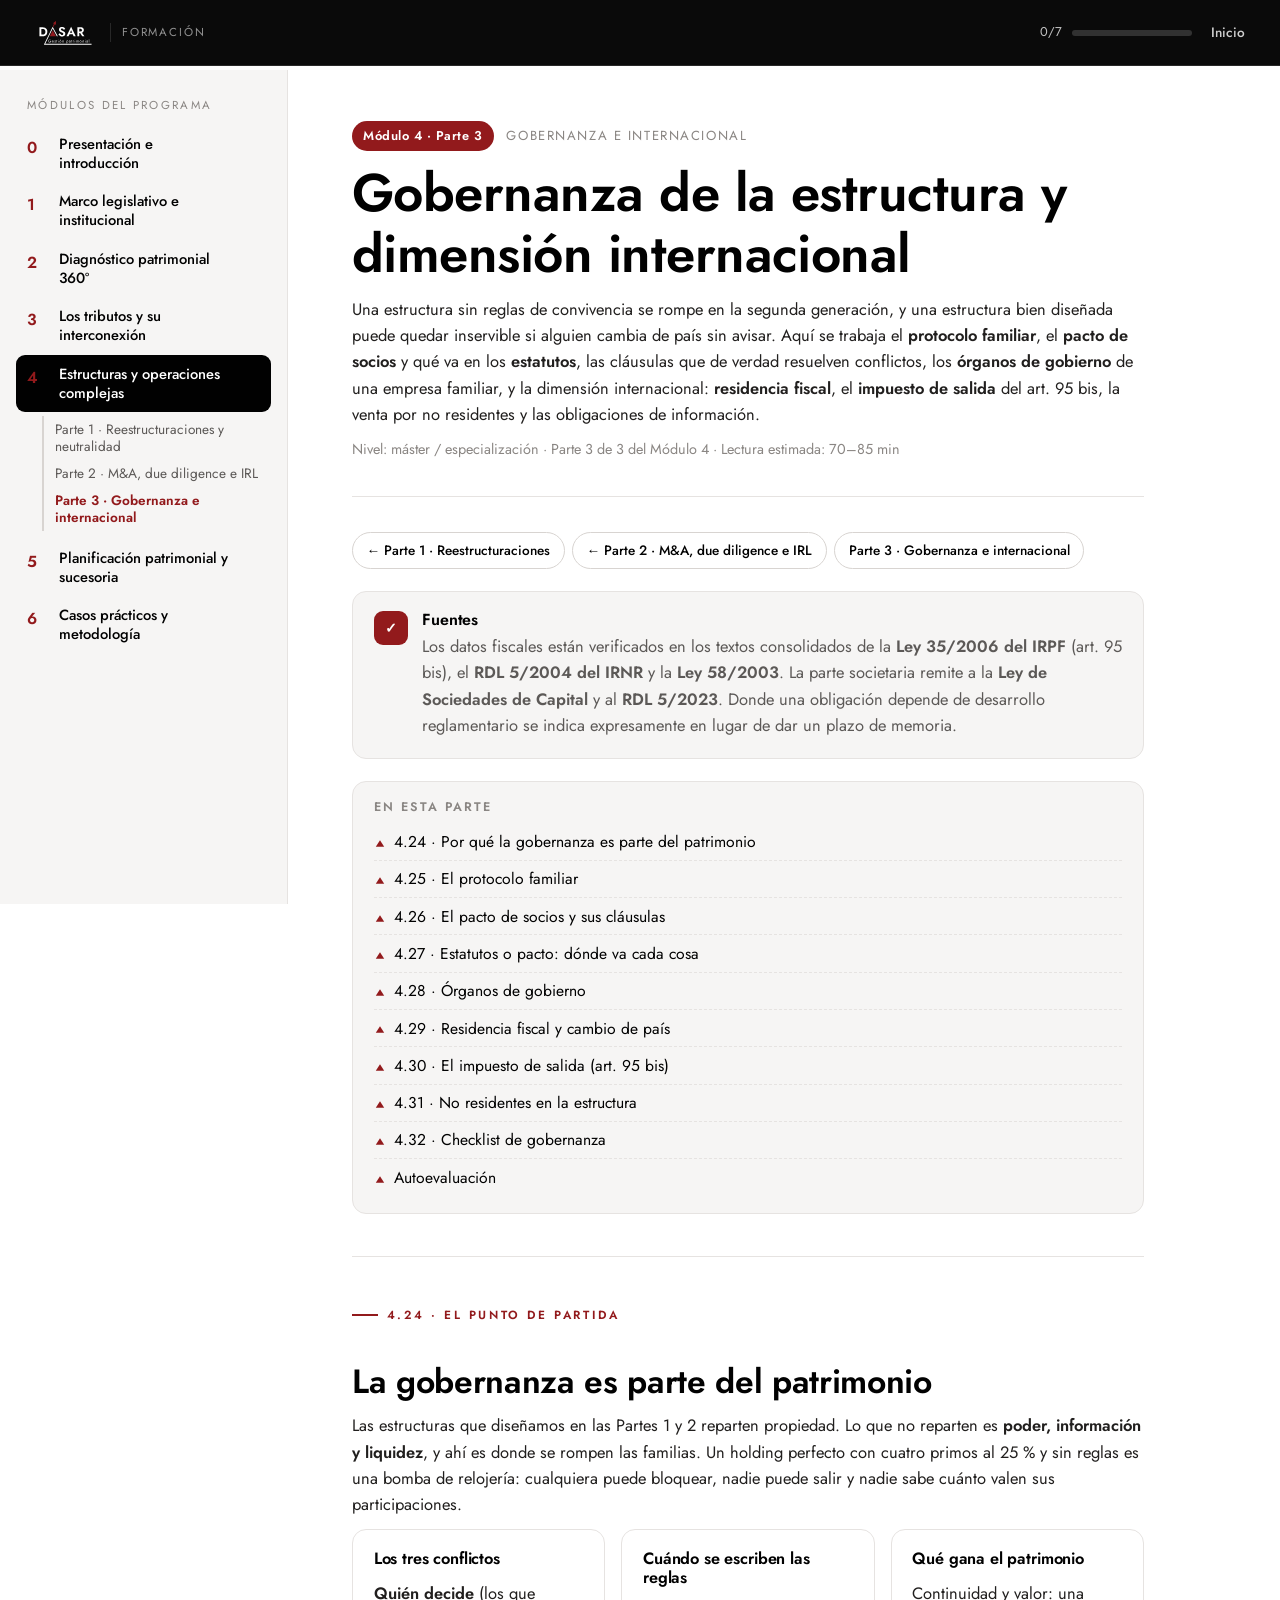
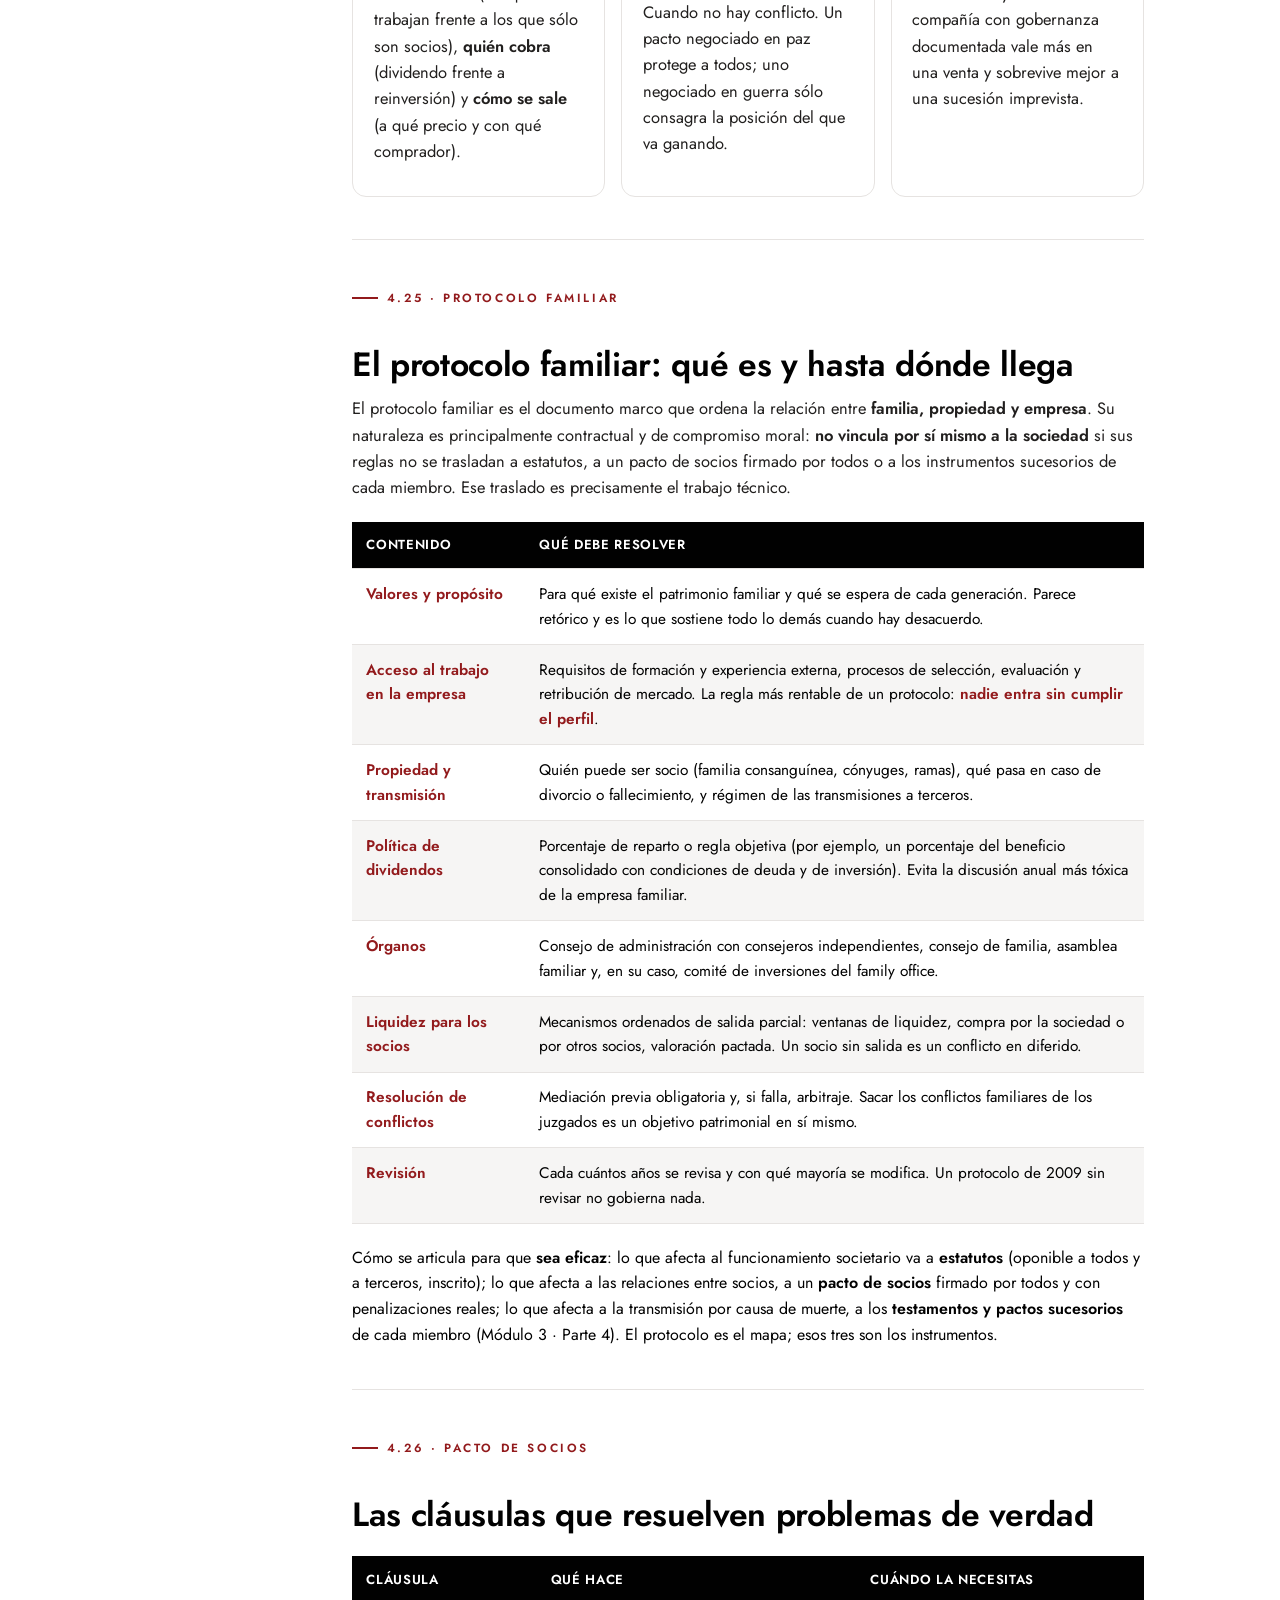
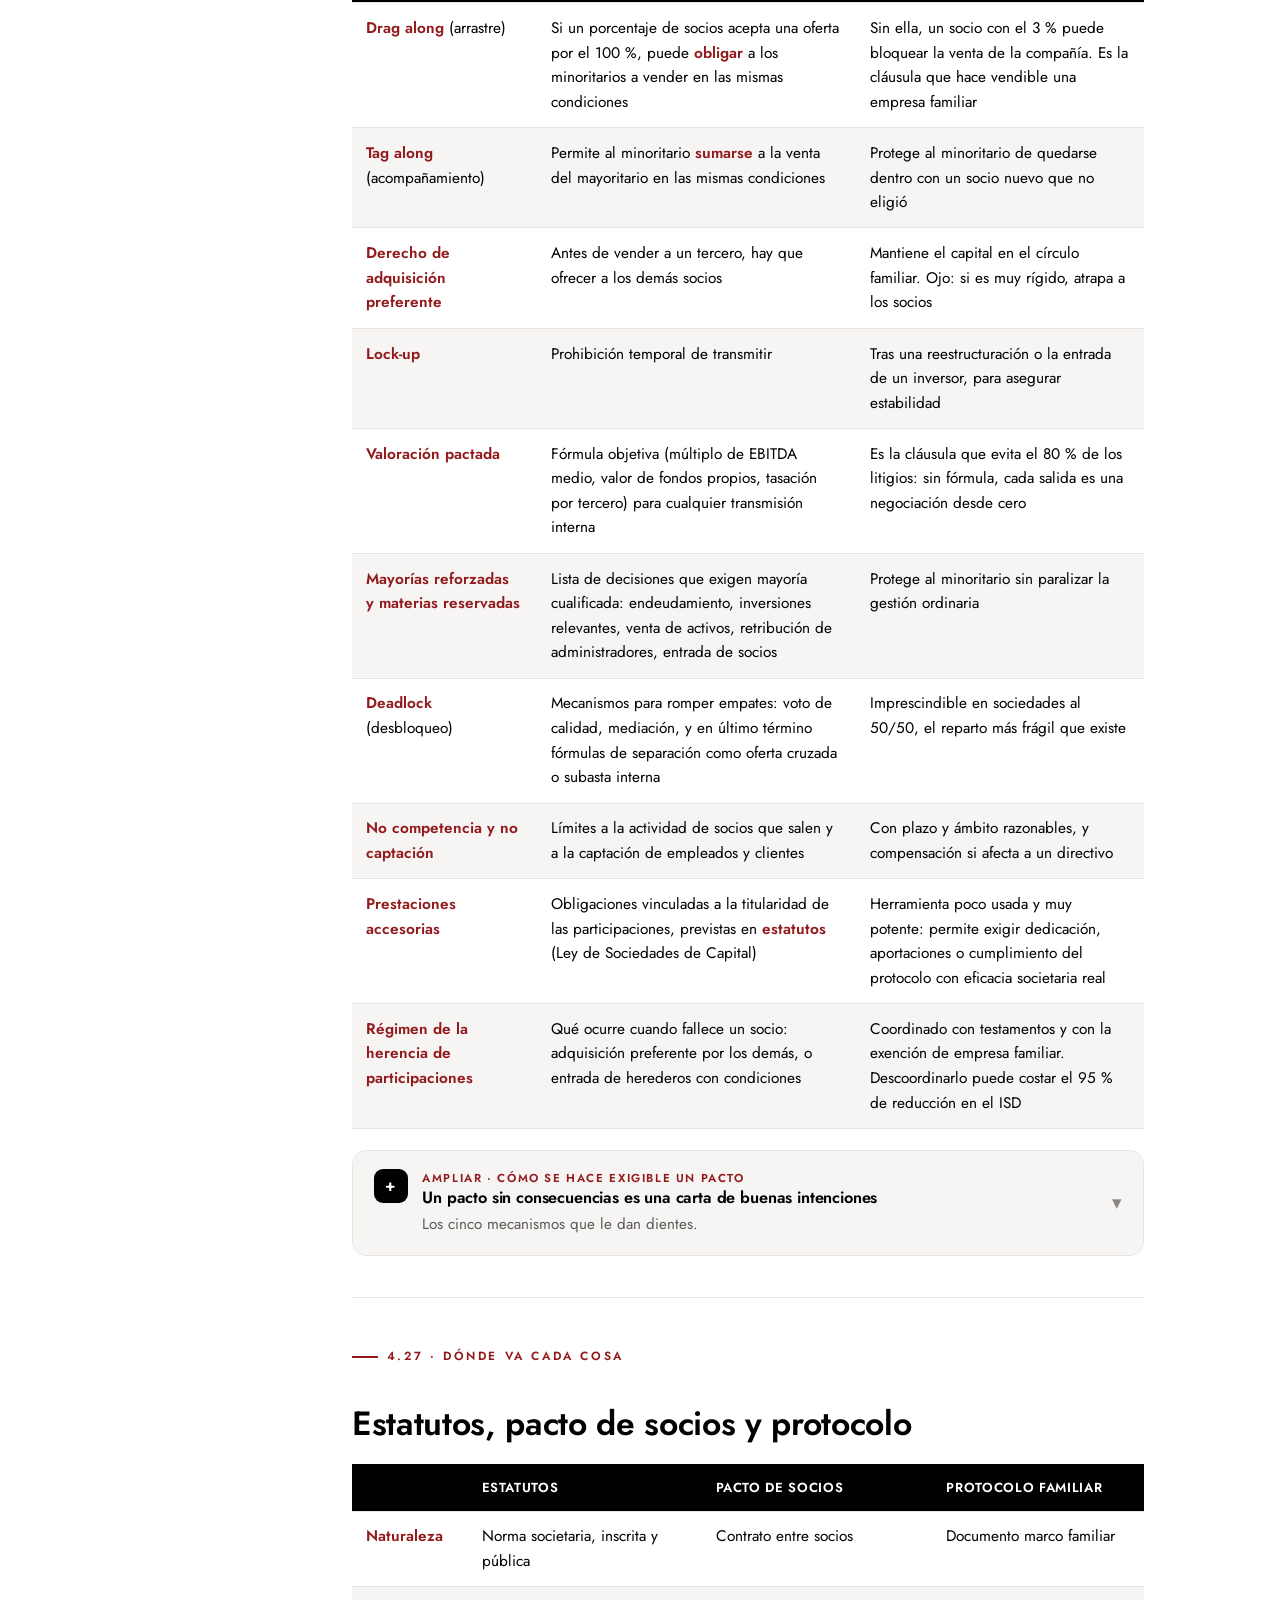
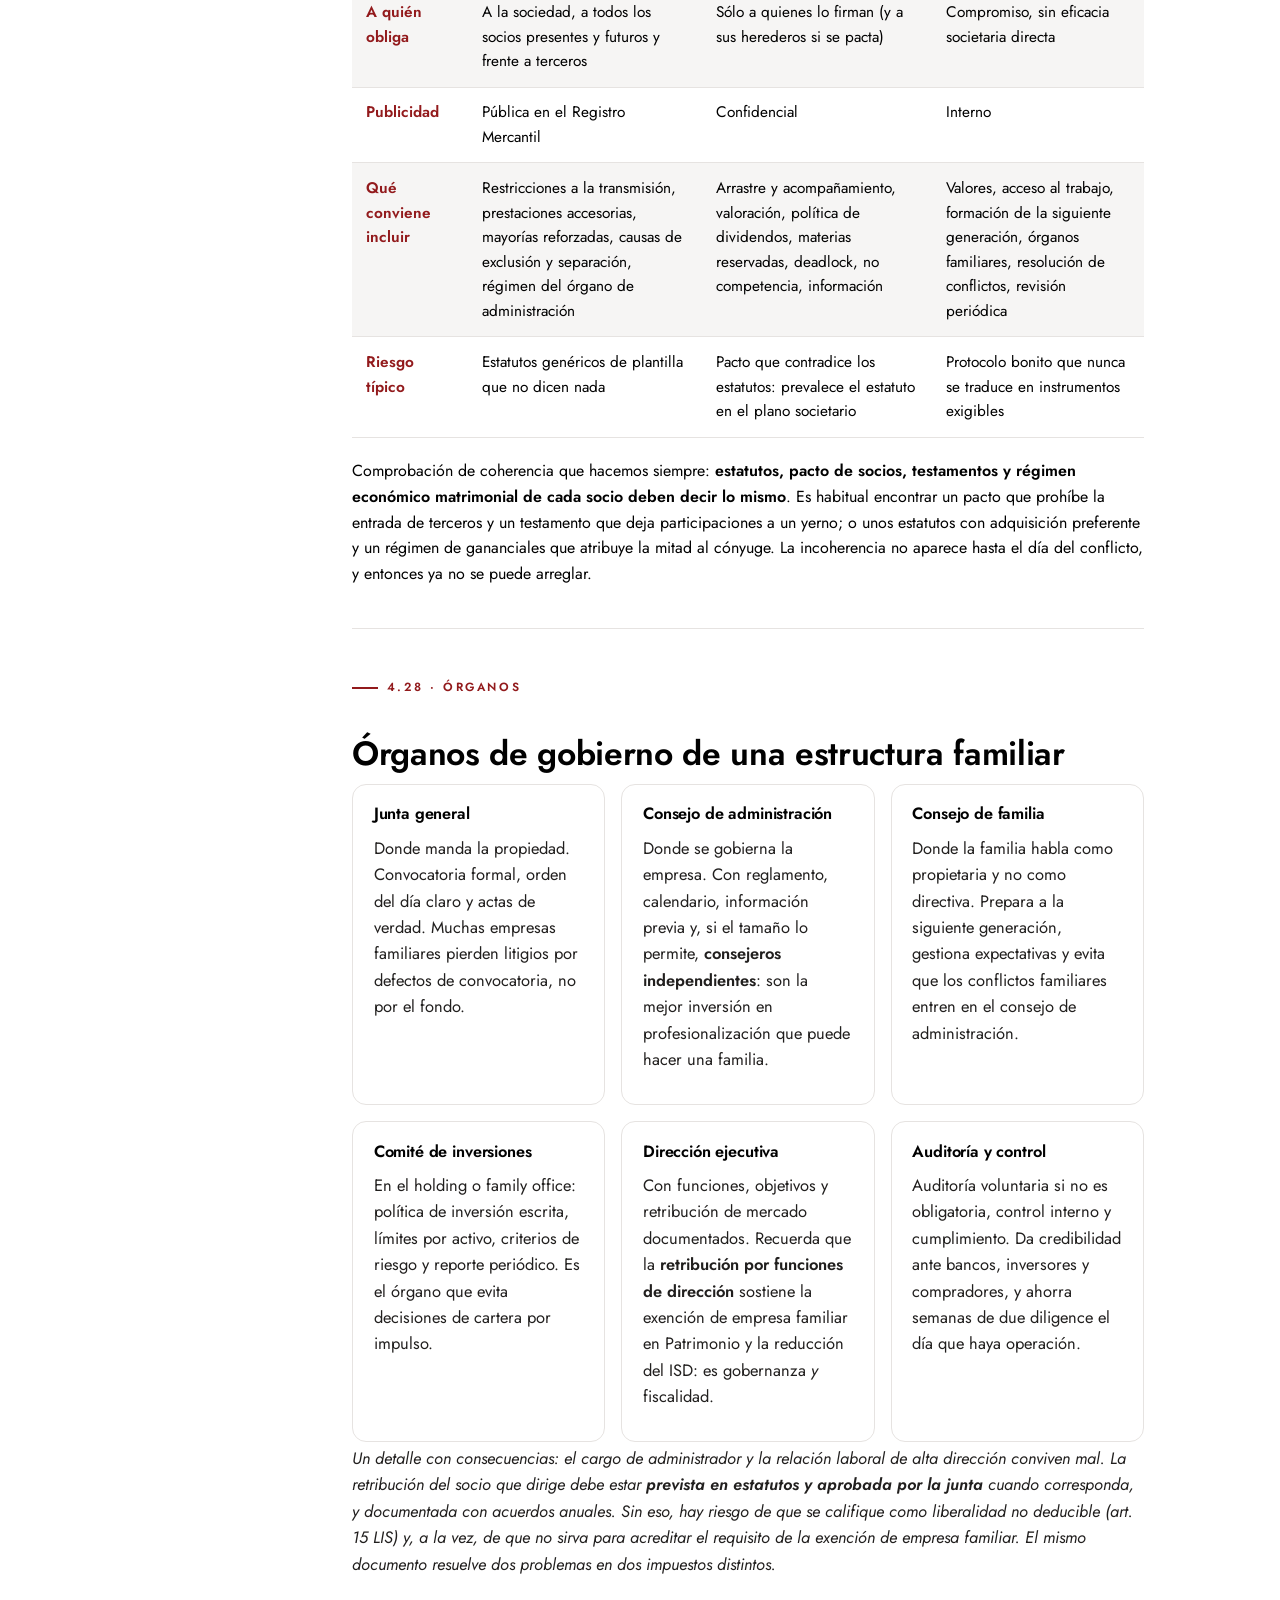
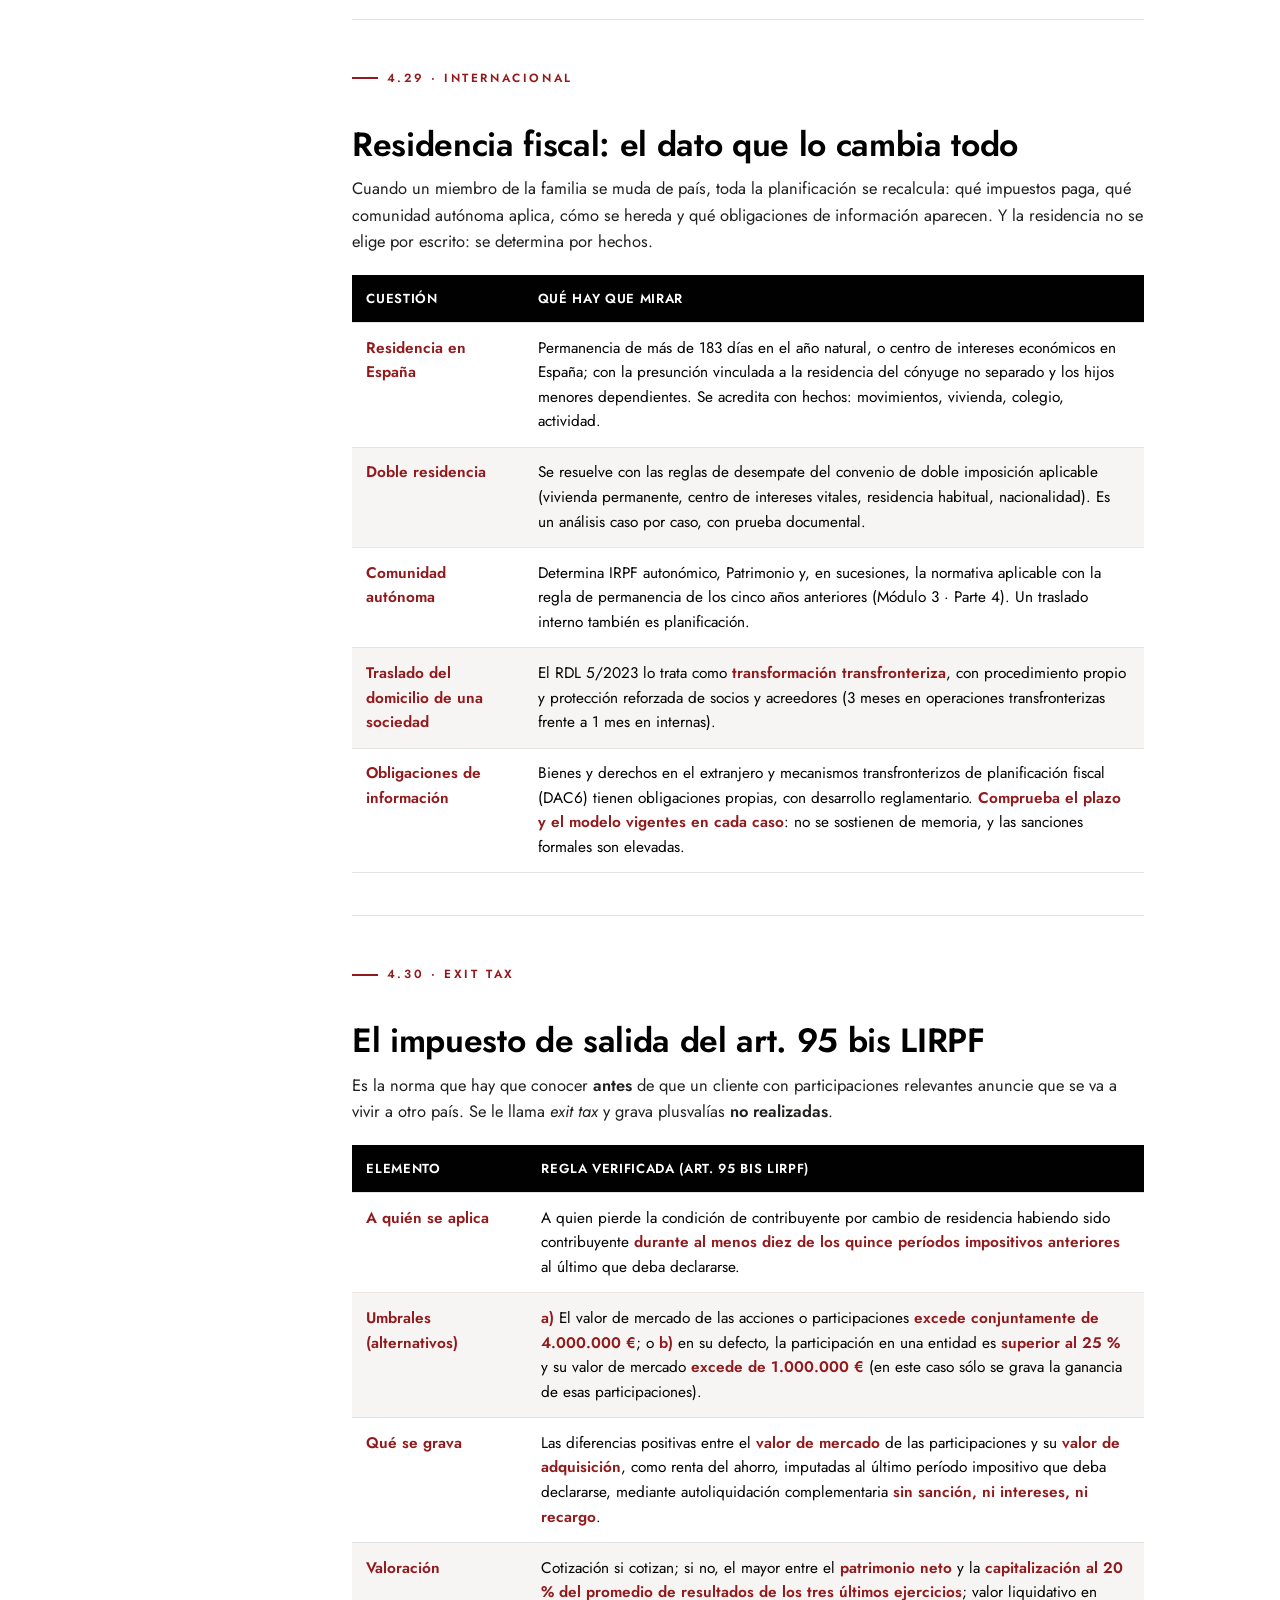
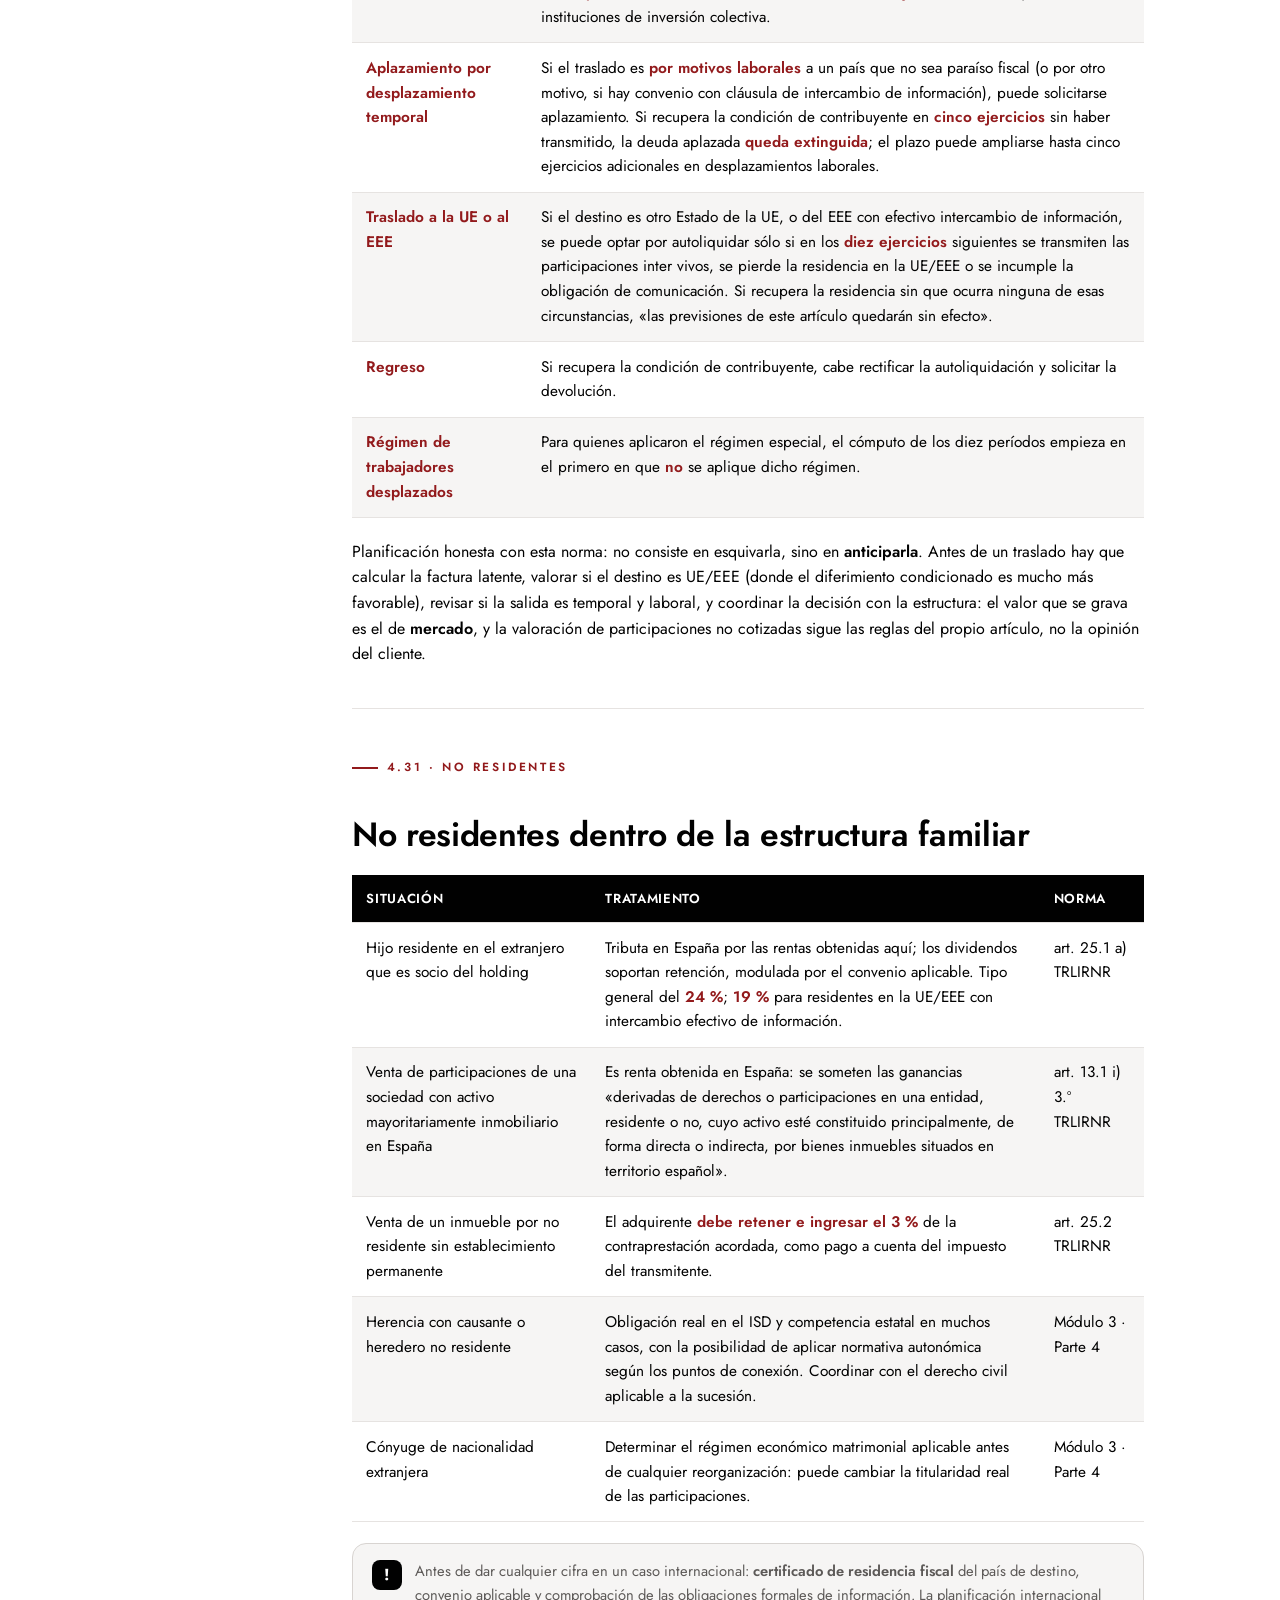
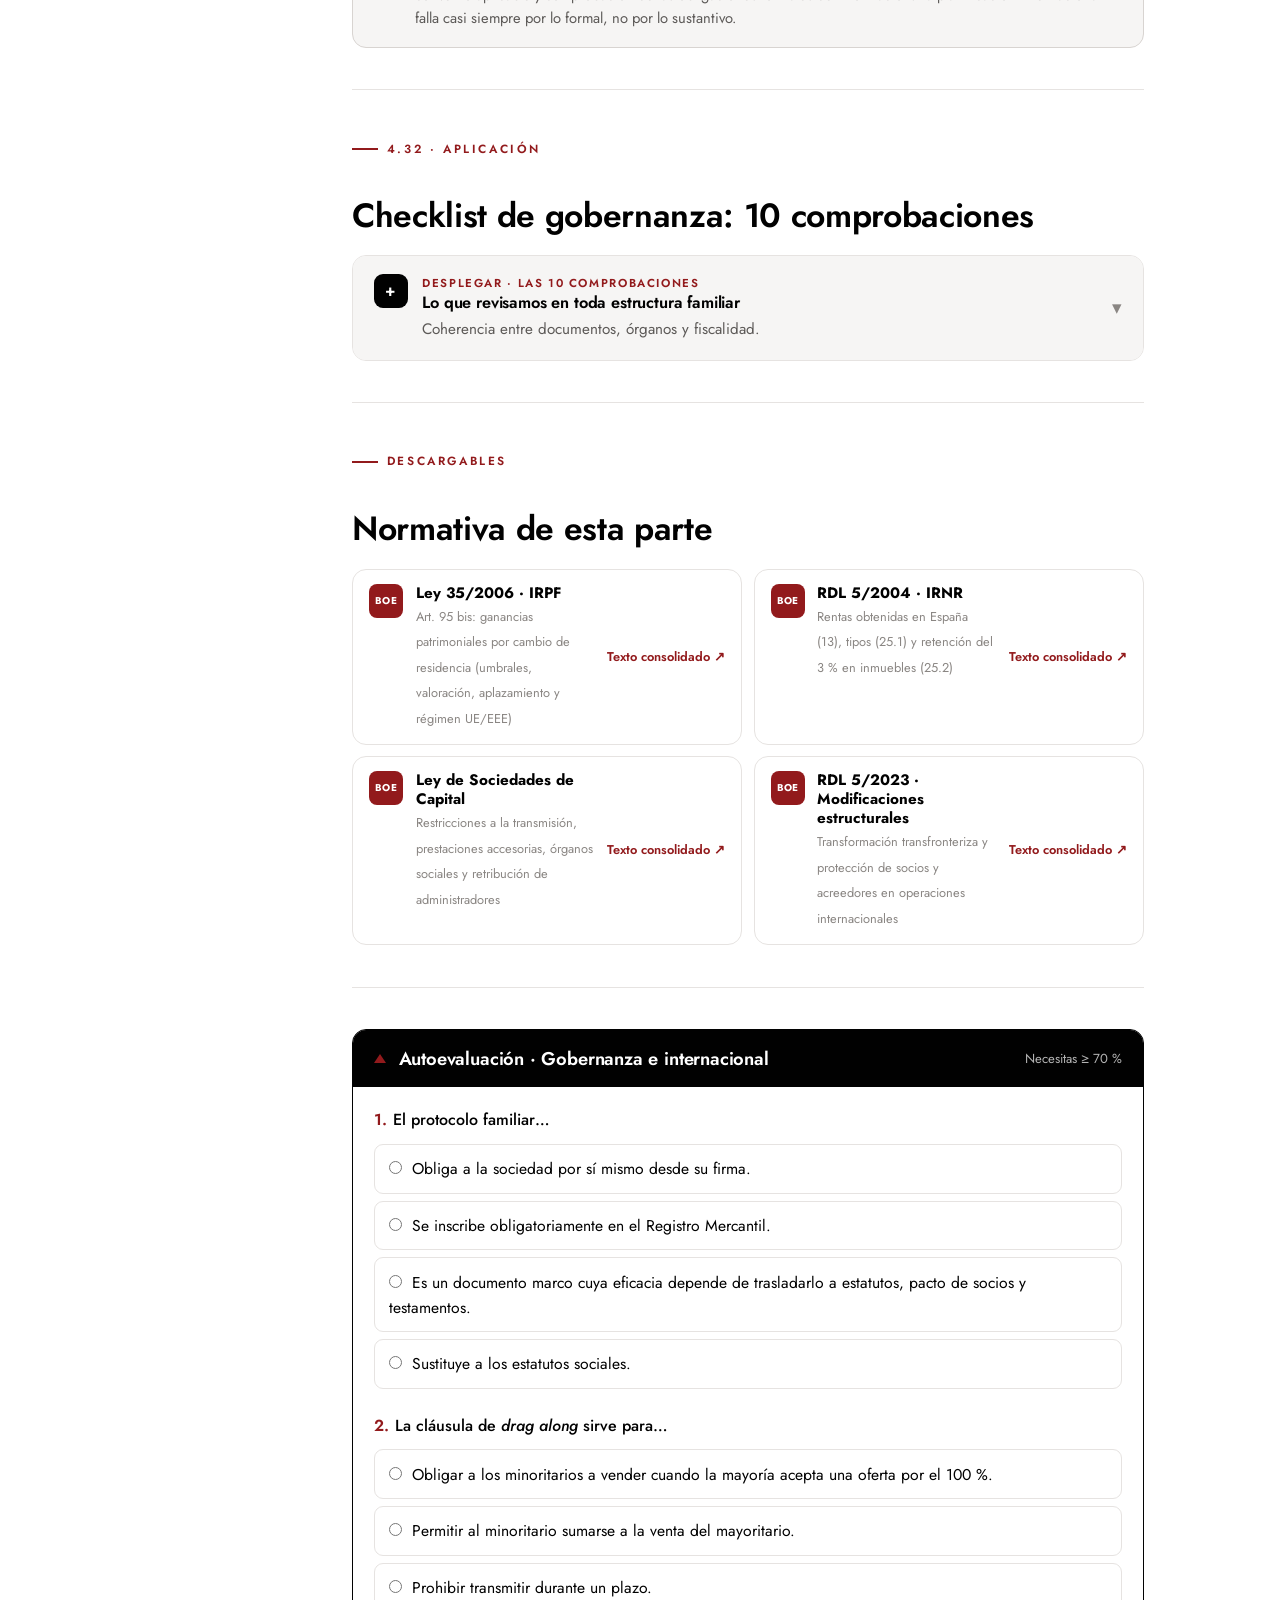
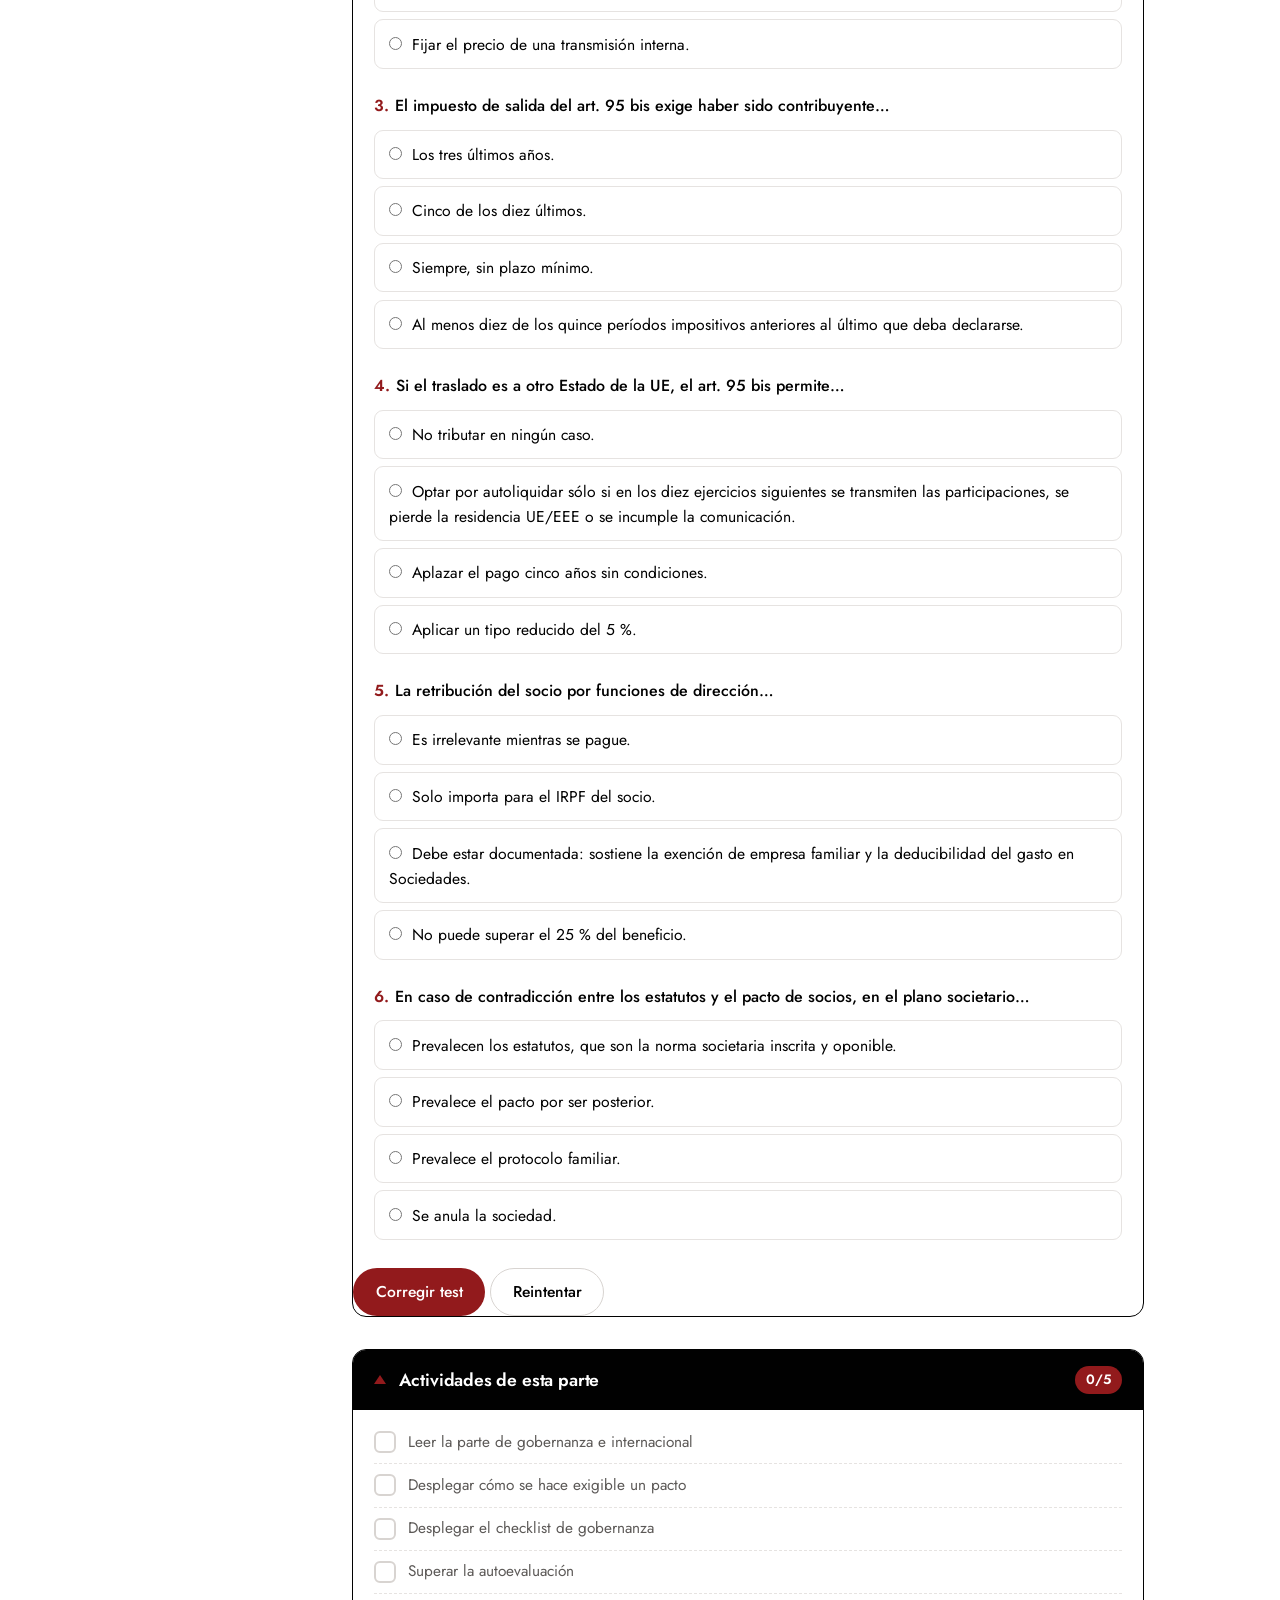
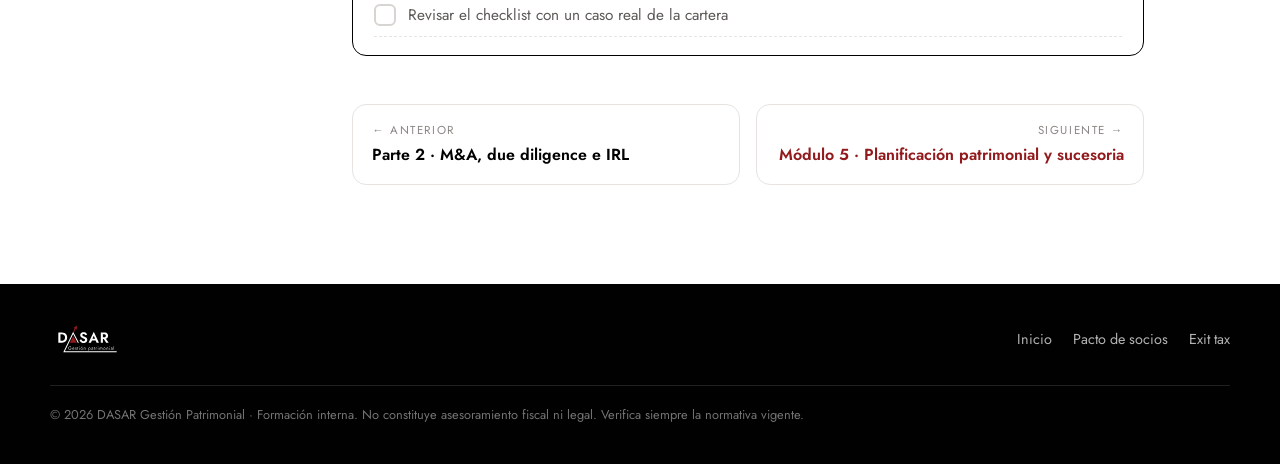
<file: modulo-4-gobernanza.html>
<!DOCTYPE html>
<html lang="es">
<head>
<meta charset="UTF-8">
<meta name="viewport" content="width=device-width, initial-scale=1.0">
<meta http-equiv="Cache-Control" content="no-cache, no-store, must-revalidate">
<meta http-equiv="Pragma" content="no-cache">
<meta http-equiv="Expires" content="0">
<title>Módulo 4 · Gobernanza e internacional · DASAR</title>
<meta name="description" content="Módulo 4 DASAR (parte 3): protocolo familiar, pacto de socios y estatutos, órganos de gobierno de la empresa familiar, y dimensión internacional: residencia fiscal, exit tax del art. 95 bis, no residentes y obligaciones de información.">
<link rel="icon" href="dasar-color.svg">
<link rel="preconnect" href="https://fonts.googleapis.com">
<link rel="preconnect" href="https://fonts.gstatic.com" crossorigin>
<link href="https://fonts.googleapis.com/css2?family=Jost:ital,wght@0,400;0,500;0,600;0,700;1,400&display=swap" rel="stylesheet">
<link rel="stylesheet" href="styles.css?v=17">
</head>
<body data-current="mod4">

<header class="topbar">
  <button class="menu-toggle" aria-label="Menú"><span></span><span></span><span></span></button>
  <a class="brand" href="index.html">
    <img src="dasar-blanco.svg" alt="DASAR Gestión Patrimonial">
    <span class="tag">Formación</span>
  </a>
  <span class="spacer"></span>
  <div class="tprogress" title="Progreso del programa">
    <span data-progress-text>0/7</span>
    <span class="bar"><i data-progress-bar></i></span>
  </div>
  <a class="home-link" href="index.html">Inicio</a>
</header>
<div class="readprogress" aria-hidden="true"><i></i></div>

<div class="layout">
  <aside class="sidebar">
    <div class="side-h">Módulos del programa</div>
    <nav id="sidebar-list"></nav>
  </aside>

  <main class="content prose">

    <div class="mod-head">
      <div class="eyebrow">
        <span class="mod-badge">Módulo 4 · Parte 3</span>
        <span class="mod-meta">Gobernanza e internacional</span>
      </div>
      <h1>Gobernanza de la estructura y dimensión internacional</h1>
      <p class="lead">Una estructura sin reglas de convivencia se rompe en la segunda generación, y una estructura bien diseñada puede quedar inservible si alguien cambia de país sin avisar. Aquí se trabaja el <strong>protocolo familiar</strong>, el <strong>pacto de socios</strong> y qué va en los <strong>estatutos</strong>, las cláusulas que de verdad resuelven conflictos, los <strong>órganos de gobierno</strong> de una empresa familiar, y la dimensión internacional: <strong>residencia fiscal</strong>, el <strong>impuesto de salida</strong> del art. 95 bis, la venta por no residentes y las obligaciones de información.</p>
      <p style="color:var(--muted-2);font-size:.9rem">Nivel: máster / especialización · Parte 3 de 3 del Módulo 4 · Lectura estimada: 70–85 min</p>
    </div>

    <nav class="partnav" aria-label="Partes del Módulo 4">
      <a class="p" href="modulo-4.html">← Parte 1 · Reestructuraciones</a>
      <a class="p" href="modulo-4-mya.html">← Parte 2 · M&amp;A, due diligence e IRL</a>
      <span class="p on">Parte 3 · Gobernanza e internacional</span>
    </nav>

    <div class="callout"><div class="ic">✓</div><div class="ct"><h4>Fuentes</h4><p>Los datos fiscales están verificados en los textos consolidados de la <strong>Ley 35/2006 del IRPF</strong> (art. 95 bis), el <strong>RDL 5/2004 del IRNR</strong> y la <strong>Ley 58/2003</strong>. La parte societaria remite a la <strong>Ley de Sociedades de Capital</strong> y al <strong>RDL 5/2023</strong>. Donde una obligación depende de desarrollo reglamentario se indica expresamente en lugar de dar un plazo de memoria.</p></div></div>

    <div class="toc">
      <h4>En esta parte</h4>
      <a href="#s1"><span class="tri"></span>4.24 · Por qué la gobernanza es parte del patrimonio</a>
      <a href="#s2"><span class="tri"></span>4.25 · El protocolo familiar</a>
      <a href="#s3"><span class="tri"></span>4.26 · El pacto de socios y sus cláusulas</a>
      <a href="#s4"><span class="tri"></span>4.27 · Estatutos o pacto: dónde va cada cosa</a>
      <a href="#s5"><span class="tri"></span>4.28 · Órganos de gobierno</a>
      <a href="#s6"><span class="tri"></span>4.29 · Residencia fiscal y cambio de país</a>
      <a href="#s7"><span class="tri"></span>4.30 · El impuesto de salida (art. 95 bis)</a>
      <a href="#s8"><span class="tri"></span>4.31 · No residentes en la estructura</a>
      <a href="#s9"><span class="tri"></span>4.32 · Checklist de gobernanza</a>
      <a href="#quiz"><span class="tri"></span>Autoevaluación</a>
    </div>

    <hr class="divider">

    <section id="s1" class="reveal">
      <span class="kicker">4.24 · El punto de partida</span>
      <h2>La gobernanza es parte del patrimonio</h2>
      <p>Las estructuras que diseñamos en las Partes 1 y 2 reparten propiedad. Lo que no reparten es <strong>poder, información y liquidez</strong>, y ahí es donde se rompen las familias. Un holding perfecto con cuatro primos al 25 % y sin reglas es una bomba de relojería: cualquiera puede bloquear, nadie puede salir y nadie sabe cuánto valen sus participaciones.</p>
      <div class="grid grid-3">
        <div class="card"><h4>Los tres conflictos</h4><p><strong>Quién decide</strong> (los que trabajan frente a los que sólo son socios), <strong>quién cobra</strong> (dividendo frente a reinversión) y <strong>cómo se sale</strong> (a qué precio y con qué comprador).</p></div>
        <div class="card"><h4>Cuándo se escriben las reglas</h4><p>Cuando no hay conflicto. Un pacto negociado en paz protege a todos; uno negociado en guerra sólo consagra la posición del que va ganando.</p></div>
        <div class="card"><h4>Qué gana el patrimonio</h4><p>Continuidad y valor: una compañía con gobernanza documentada vale más en una venta y sobrevive mejor a una sucesión imprevista.</p></div>
      </div>
    </section>

    <hr class="divider">

    <section id="s2" class="reveal">
      <span class="kicker">4.25 · Protocolo familiar</span>
      <h2>El protocolo familiar: qué es y hasta dónde llega</h2>
      <p>El protocolo familiar es el documento marco que ordena la relación entre <strong>familia, propiedad y empresa</strong>. Su naturaleza es principalmente contractual y de compromiso moral: <strong>no vincula por sí mismo a la sociedad</strong> si sus reglas no se trasladan a estatutos, a un pacto de socios firmado por todos o a los instrumentos sucesorios de cada miembro. Ese traslado es precisamente el trabajo técnico.</p>
      <table class="tbl">
        <thead><tr><th>Contenido</th><th>Qué debe resolver</th></tr></thead>
        <tbody>
          <tr><td><strong>Valores y propósito</strong></td><td>Para qué existe el patrimonio familiar y qué se espera de cada generación. Parece retórico y es lo que sostiene todo lo demás cuando hay desacuerdo.</td></tr>
          <tr><td><strong>Acceso al trabajo en la empresa</strong></td><td>Requisitos de formación y experiencia externa, procesos de selección, evaluación y retribución de mercado. La regla más rentable de un protocolo: <strong>nadie entra sin cumplir el perfil</strong>.</td></tr>
          <tr><td><strong>Propiedad y transmisión</strong></td><td>Quién puede ser socio (familia consanguínea, cónyuges, ramas), qué pasa en caso de divorcio o fallecimiento, y régimen de las transmisiones a terceros.</td></tr>
          <tr><td><strong>Política de dividendos</strong></td><td>Porcentaje de reparto o regla objetiva (por ejemplo, un porcentaje del beneficio consolidado con condiciones de deuda y de inversión). Evita la discusión anual más tóxica de la empresa familiar.</td></tr>
          <tr><td><strong>Órganos</strong></td><td>Consejo de administración con consejeros independientes, consejo de familia, asamblea familiar y, en su caso, comité de inversiones del family office.</td></tr>
          <tr><td><strong>Liquidez para los socios</strong></td><td>Mecanismos ordenados de salida parcial: ventanas de liquidez, compra por la sociedad o por otros socios, valoración pactada. Un socio sin salida es un conflicto en diferido.</td></tr>
          <tr><td><strong>Resolución de conflictos</strong></td><td>Mediación previa obligatoria y, si falla, arbitraje. Sacar los conflictos familiares de los juzgados es un objetivo patrimonial en sí mismo.</td></tr>
          <tr><td><strong>Revisión</strong></td><td>Cada cuántos años se revisa y con qué mayoría se modifica. Un protocolo de 2009 sin revisar no gobierna nada.</td></tr>
        </tbody>
      </table>
      <div class="flag">Cómo se articula para que <strong>sea eficaz</strong>: lo que afecta al funcionamiento societario va a <strong>estatutos</strong> (oponible a todos y a terceros, inscrito); lo que afecta a las relaciones entre socios, a un <strong>pacto de socios</strong> firmado por todos y con penalizaciones reales; lo que afecta a la transmisión por causa de muerte, a los <strong>testamentos y pactos sucesorios</strong> de cada miembro (Módulo 3 · Parte 4). El protocolo es el mapa; esos tres son los instrumentos.</div>
    </section>

    <hr class="divider">

    <section id="s3" class="reveal">
      <span class="kicker">4.26 · Pacto de socios</span>
      <h2>Las cláusulas que resuelven problemas de verdad</h2>
      <table class="tbl">
        <thead><tr><th>Cláusula</th><th>Qué hace</th><th>Cuándo la necesitas</th></tr></thead>
        <tbody>
          <tr><td><strong>Drag along</strong> (arrastre)</td><td>Si un porcentaje de socios acepta una oferta por el 100 %, puede <strong>obligar</strong> a los minoritarios a vender en las mismas condiciones</td><td>Sin ella, un socio con el 3 % puede bloquear la venta de la compañía. Es la cláusula que hace vendible una empresa familiar</td></tr>
          <tr><td><strong>Tag along</strong> (acompañamiento)</td><td>Permite al minoritario <strong>sumarse</strong> a la venta del mayoritario en las mismas condiciones</td><td>Protege al minoritario de quedarse dentro con un socio nuevo que no eligió</td></tr>
          <tr><td><strong>Derecho de adquisición preferente</strong></td><td>Antes de vender a un tercero, hay que ofrecer a los demás socios</td><td>Mantiene el capital en el círculo familiar. Ojo: si es muy rígido, atrapa a los socios</td></tr>
          <tr><td><strong>Lock-up</strong></td><td>Prohibición temporal de transmitir</td><td>Tras una reestructuración o la entrada de un inversor, para asegurar estabilidad</td></tr>
          <tr><td><strong>Valoración pactada</strong></td><td>Fórmula objetiva (múltiplo de EBITDA medio, valor de fondos propios, tasación por tercero) para cualquier transmisión interna</td><td>Es la cláusula que evita el 80 % de los litigios: sin fórmula, cada salida es una negociación desde cero</td></tr>
          <tr><td><strong>Mayorías reforzadas y materias reservadas</strong></td><td>Lista de decisiones que exigen mayoría cualificada: endeudamiento, inversiones relevantes, venta de activos, retribución de administradores, entrada de socios</td><td>Protege al minoritario sin paralizar la gestión ordinaria</td></tr>
          <tr><td><strong>Deadlock</strong> (desbloqueo)</td><td>Mecanismos para romper empates: voto de calidad, mediación, y en último término fórmulas de separación como oferta cruzada o subasta interna</td><td>Imprescindible en sociedades al 50/50, el reparto más frágil que existe</td></tr>
          <tr><td><strong>No competencia y no captación</strong></td><td>Límites a la actividad de socios que salen y a la captación de empleados y clientes</td><td>Con plazo y ámbito razonables, y compensación si afecta a un directivo</td></tr>
          <tr><td><strong>Prestaciones accesorias</strong></td><td>Obligaciones vinculadas a la titularidad de las participaciones, previstas en <strong>estatutos</strong> (Ley de Sociedades de Capital)</td><td>Herramienta poco usada y muy potente: permite exigir dedicación, aportaciones o cumplimiento del protocolo con eficacia societaria real</td></tr>
          <tr><td><strong>Régimen de la herencia de participaciones</strong></td><td>Qué ocurre cuando fallece un socio: adquisición preferente por los demás, o entrada de herederos con condiciones</td><td>Coordinado con testamentos y con la exención de empresa familiar. Descoordinarlo puede costar el 95 % de reducción en el ISD</td></tr>
        </tbody>
      </table>
      <div class="caso svc" data-act="pacto">
        <div class="caso-h"><div class="ci">+</div><div class="cti"><div class="cl">Ampliar · cómo se hace exigible un pacto</div><h4>Un pacto sin consecuencias es una carta de buenas intenciones</h4><p>Los cinco mecanismos que le dan dientes.</p></div><div class="chev">▾</div></div>
        <div class="caso-body"><div class="caso-inner">
          <div class="plano"><h5>1 · Firmarlo todos, incluida la sociedad</h5><p>Un pacto omnilateral (firmado por todos los socios) es mucho más fuerte, y la firma de la sociedad facilita su cumplimiento en el día a día.</p></div>
          <div class="plano"><h5>2 · Trasladar a estatutos lo que se pueda</h5><p>Restricciones a la transmisión, mayorías reforzadas y prestaciones accesorias tienen eficacia societaria si están en estatutos e inscritas. El pacto complementa; los estatutos obligan.</p></div>
          <div class="plano"><h5>3 · Penalizaciones líquidas</h5><p>Cláusula penal cuantificada, con obligación de vender a descuento en caso de incumplimiento grave. Un incumplimiento sin coste es una invitación.</p></div>
          <div class="plano"><h5>4 · Garantías reales o depósito de títulos</h5><p>Prenda sobre participaciones o depósito notarial que impida transmitir sin cumplir el procedimiento pactado.</p></div>
          <div class="plano"><h5>5 · Arbitraje y mediación previa</h5><p>Rápido, confidencial y con árbitros que entienden de empresa familiar. Con plazos cortos y sede definida.</p></div>
        </div></div>
      </div>
    </section>

    <hr class="divider">

    <section id="s4" class="reveal">
      <span class="kicker">4.27 · Dónde va cada cosa</span>
      <h2>Estatutos, pacto de socios y protocolo</h2>
      <table class="tbl">
        <thead><tr><th></th><th>Estatutos</th><th>Pacto de socios</th><th>Protocolo familiar</th></tr></thead>
        <tbody>
          <tr><td><strong>Naturaleza</strong></td><td>Norma societaria, inscrita y pública</td><td>Contrato entre socios</td><td>Documento marco familiar</td></tr>
          <tr><td><strong>A quién obliga</strong></td><td>A la sociedad, a todos los socios presentes y futuros y frente a terceros</td><td>Sólo a quienes lo firman (y a sus herederos si se pacta)</td><td>Compromiso, sin eficacia societaria directa</td></tr>
          <tr><td><strong>Publicidad</strong></td><td>Pública en el Registro Mercantil</td><td>Confidencial</td><td>Interno</td></tr>
          <tr><td><strong>Qué conviene incluir</strong></td><td>Restricciones a la transmisión, prestaciones accesorias, mayorías reforzadas, causas de exclusión y separación, régimen del órgano de administración</td><td>Arrastre y acompañamiento, valoración, política de dividendos, materias reservadas, deadlock, no competencia, información</td><td>Valores, acceso al trabajo, formación de la siguiente generación, órganos familiares, resolución de conflictos, revisión periódica</td></tr>
          <tr><td><strong>Riesgo típico</strong></td><td>Estatutos genéricos de plantilla que no dicen nada</td><td>Pacto que contradice los estatutos: prevalece el estatuto en el plano societario</td><td>Protocolo bonito que nunca se traduce en instrumentos exigibles</td></tr>
        </tbody>
      </table>
      <div class="flag">Comprobación de coherencia que hacemos siempre: <strong>estatutos, pacto de socios, testamentos y régimen económico matrimonial de cada socio deben decir lo mismo</strong>. Es habitual encontrar un pacto que prohíbe la entrada de terceros y un testamento que deja participaciones a un yerno; o unos estatutos con adquisición preferente y un régimen de gananciales que atribuye la mitad al cónyuge. La incoherencia no aparece hasta el día del conflicto, y entonces ya no se puede arreglar.</div>
    </section>

    <hr class="divider">

    <section id="s5" class="reveal">
      <span class="kicker">4.28 · Órganos</span>
      <h2>Órganos de gobierno de una estructura familiar</h2>
      <div class="grid grid-3">
        <div class="card"><h4>Junta general</h4><p>Donde manda la propiedad. Convocatoria formal, orden del día claro y actas de verdad. Muchas empresas familiares pierden litigios por defectos de convocatoria, no por el fondo.</p></div>
        <div class="card"><h4>Consejo de administración</h4><p>Donde se gobierna la empresa. Con reglamento, calendario, información previa y, si el tamaño lo permite, <strong>consejeros independientes</strong>: son la mejor inversión en profesionalización que puede hacer una familia.</p></div>
        <div class="card"><h4>Consejo de familia</h4><p>Donde la familia habla como propietaria y no como directiva. Prepara a la siguiente generación, gestiona expectativas y evita que los conflictos familiares entren en el consejo de administración.</p></div>
        <div class="card"><h4>Comité de inversiones</h4><p>En el holding o family office: política de inversión escrita, límites por activo, criterios de riesgo y reporte periódico. Es el órgano que evita decisiones de cartera por impulso.</p></div>
        <div class="card"><h4>Dirección ejecutiva</h4><p>Con funciones, objetivos y retribución de mercado documentados. Recuerda que la <strong>retribución por funciones de dirección</strong> sostiene la exención de empresa familiar en Patrimonio y la reducción del ISD: es gobernanza <em>y</em> fiscalidad.</p></div>
        <div class="card"><h4>Auditoría y control</h4><p>Auditoría voluntaria si no es obligatoria, control interno y cumplimiento. Da credibilidad ante bancos, inversores y compradores, y ahorra semanas de due diligence el día que haya operación.</p></div>
      </div>
      <p class="libnote">Un detalle con consecuencias: el cargo de administrador y la relación laboral de alta dirección conviven mal. La retribución del socio que dirige debe estar <strong>prevista en estatutos y aprobada por la junta</strong> cuando corresponda, y documentada con acuerdos anuales. Sin eso, hay riesgo de que se califique como liberalidad no deducible (art. 15 LIS) y, a la vez, de que no sirva para acreditar el requisito de la exención de empresa familiar. El mismo documento resuelve dos problemas en dos impuestos distintos.</p>
    </section>

    <hr class="divider">

    <section id="s6" class="reveal">
      <span class="kicker">4.29 · Internacional</span>
      <h2>Residencia fiscal: el dato que lo cambia todo</h2>
      <p>Cuando un miembro de la familia se muda de país, toda la planificación se recalcula: qué impuestos paga, qué comunidad autónoma aplica, cómo se hereda y qué obligaciones de información aparecen. Y la residencia no se elige por escrito: se determina por hechos.</p>
      <table class="tbl">
        <thead><tr><th>Cuestión</th><th>Qué hay que mirar</th></tr></thead>
        <tbody>
          <tr><td><strong>Residencia en España</strong></td><td>Permanencia de más de 183 días en el año natural, o centro de intereses económicos en España; con la presunción vinculada a la residencia del cónyuge no separado y los hijos menores dependientes. Se acredita con hechos: movimientos, vivienda, colegio, actividad.</td></tr>
          <tr><td><strong>Doble residencia</strong></td><td>Se resuelve con las reglas de desempate del convenio de doble imposición aplicable (vivienda permanente, centro de intereses vitales, residencia habitual, nacionalidad). Es un análisis caso por caso, con prueba documental.</td></tr>
          <tr><td><strong>Comunidad autónoma</strong></td><td>Determina IRPF autonómico, Patrimonio y, en sucesiones, la normativa aplicable con la regla de permanencia de los cinco años anteriores (Módulo 3 · Parte 4). Un traslado interno también es planificación.</td></tr>
          <tr><td><strong>Traslado del domicilio de una sociedad</strong></td><td>El RDL 5/2023 lo trata como <strong>transformación transfronteriza</strong>, con procedimiento propio y protección reforzada de socios y acreedores (3 meses en operaciones transfronterizas frente a 1 mes en internas).</td></tr>
          <tr><td><strong>Obligaciones de información</strong></td><td>Bienes y derechos en el extranjero y mecanismos transfronterizos de planificación fiscal (DAC6) tienen obligaciones propias, con desarrollo reglamentario. <strong>Comprueba el plazo y el modelo vigentes en cada caso</strong>: no se sostienen de memoria, y las sanciones formales son elevadas.</td></tr>
        </tbody>
      </table>
    </section>

    <hr class="divider">

    <section id="s7" class="reveal">
      <span class="kicker">4.30 · Exit tax</span>
      <h2>El impuesto de salida del art. 95 bis LIRPF</h2>
      <p>Es la norma que hay que conocer <strong>antes</strong> de que un cliente con participaciones relevantes anuncie que se va a vivir a otro país. Se le llama <em>exit tax</em> y grava plusvalías <strong>no realizadas</strong>.</p>
      <table class="tbl">
        <thead><tr><th>Elemento</th><th>Regla verificada (art. 95 bis LIRPF)</th></tr></thead>
        <tbody>
          <tr><td><strong>A quién se aplica</strong></td><td>A quien pierde la condición de contribuyente por cambio de residencia habiendo sido contribuyente <strong>durante al menos diez de los quince períodos impositivos anteriores</strong> al último que deba declararse.</td></tr>
          <tr><td><strong>Umbrales (alternativos)</strong></td><td><strong>a)</strong> El valor de mercado de las acciones o participaciones <strong>excede conjuntamente de 4.000.000 €</strong>; o <strong>b)</strong> en su defecto, la participación en una entidad es <strong>superior al 25 %</strong> y su valor de mercado <strong>excede de 1.000.000 €</strong> (en este caso sólo se grava la ganancia de esas participaciones).</td></tr>
          <tr><td><strong>Qué se grava</strong></td><td>Las diferencias positivas entre el <strong>valor de mercado</strong> de las participaciones y su <strong>valor de adquisición</strong>, como renta del ahorro, imputadas al último período impositivo que deba declararse, mediante autoliquidación complementaria <strong>sin sanción, ni intereses, ni recargo</strong>.</td></tr>
          <tr><td><strong>Valoración</strong></td><td>Cotización si cotizan; si no, el mayor entre el <strong>patrimonio neto</strong> y la <strong>capitalización al 20 % del promedio de resultados de los tres últimos ejercicios</strong>; valor liquidativo en instituciones de inversión colectiva.</td></tr>
          <tr><td><strong>Aplazamiento por desplazamiento temporal</strong></td><td>Si el traslado es <strong>por motivos laborales</strong> a un país que no sea paraíso fiscal (o por otro motivo, si hay convenio con cláusula de intercambio de información), puede solicitarse aplazamiento. Si recupera la condición de contribuyente en <strong>cinco ejercicios</strong> sin haber transmitido, la deuda aplazada <strong>queda extinguida</strong>; el plazo puede ampliarse hasta cinco ejercicios adicionales en desplazamientos laborales.</td></tr>
          <tr><td><strong>Traslado a la UE o al EEE</strong></td><td>Si el destino es otro Estado de la UE, o del EEE con efectivo intercambio de información, se puede optar por autoliquidar sólo si en los <strong>diez ejercicios</strong> siguientes se transmiten las participaciones inter vivos, se pierde la residencia en la UE/EEE o se incumple la obligación de comunicación. Si recupera la residencia sin que ocurra ninguna de esas circunstancias, «las previsiones de este artículo quedarán sin efecto».</td></tr>
          <tr><td><strong>Regreso</strong></td><td>Si recupera la condición de contribuyente, cabe rectificar la autoliquidación y solicitar la devolución.</td></tr>
          <tr><td><strong>Régimen de trabajadores desplazados</strong></td><td>Para quienes aplicaron el régimen especial, el cómputo de los diez períodos empieza en el primero en que <strong>no</strong> se aplique dicho régimen.</td></tr>
        </tbody>
      </table>
      <div class="flag">Planificación honesta con esta norma: no consiste en esquivarla, sino en <strong>anticiparla</strong>. Antes de un traslado hay que calcular la factura latente, valorar si el destino es UE/EEE (donde el diferimiento condicionado es mucho más favorable), revisar si la salida es temporal y laboral, y coordinar la decisión con la estructura: el valor que se grava es el de <strong>mercado</strong>, y la valoración de participaciones no cotizadas sigue las reglas del propio artículo, no la opinión del cliente.</div>
    </section>

    <hr class="divider">

    <section id="s8" class="reveal">
      <span class="kicker">4.31 · No residentes</span>
      <h2>No residentes dentro de la estructura familiar</h2>
      <table class="tbl">
        <thead><tr><th>Situación</th><th>Tratamiento</th><th>Norma</th></tr></thead>
        <tbody>
          <tr><td>Hijo residente en el extranjero que es socio del holding</td><td>Tributa en España por las rentas obtenidas aquí; los dividendos soportan retención, modulada por el convenio aplicable. Tipo general del <strong>24 %</strong>; <strong>19 %</strong> para residentes en la UE/EEE con intercambio efectivo de información.</td><td>art. 25.1 a) TRLIRNR</td></tr>
          <tr><td>Venta de participaciones de una sociedad con activo mayoritariamente inmobiliario en España</td><td>Es renta obtenida en España: se someten las ganancias «derivadas de derechos o participaciones en una entidad, residente o no, cuyo activo esté constituido principalmente, de forma directa o indirecta, por bienes inmuebles situados en territorio español».</td><td>art. 13.1 i) 3.º TRLIRNR</td></tr>
          <tr><td>Venta de un inmueble por no residente sin establecimiento permanente</td><td>El adquirente <strong>debe retener e ingresar el 3 %</strong> de la contraprestación acordada, como pago a cuenta del impuesto del transmitente.</td><td>art. 25.2 TRLIRNR</td></tr>
          <tr><td>Herencia con causante o heredero no residente</td><td>Obligación real en el ISD y competencia estatal en muchos casos, con la posibilidad de aplicar normativa autonómica según los puntos de conexión. Coordinar con el derecho civil aplicable a la sucesión.</td><td>Módulo 3 · Parte 4</td></tr>
          <tr><td>Cónyuge de nacionalidad extranjera</td><td>Determinar el régimen económico matrimonial aplicable antes de cualquier reorganización: puede cambiar la titularidad real de las participaciones.</td><td>Módulo 3 · Parte 4</td></tr>
        </tbody>
      </table>
      <div class="warnbox"><div class="ic">!</div><p>Antes de dar cualquier cifra en un caso internacional: <strong>certificado de residencia fiscal</strong> del país de destino, convenio aplicable y comprobación de las obligaciones formales de información. La planificación internacional falla casi siempre por lo formal, no por lo sustantivo.</p></div>
    </section>

    <hr class="divider">

    <section id="s9" class="reveal">
      <span class="kicker">4.32 · Aplicación</span>
      <h2>Checklist de gobernanza: 10 comprobaciones</h2>
      <div class="caso svc" data-act="checkgob">
        <div class="caso-h"><div class="ci">+</div><div class="cti"><div class="cl">Desplegar · las 10 comprobaciones</div><h4>Lo que revisamos en toda estructura familiar</h4><p>Coherencia entre documentos, órganos y fiscalidad.</p></div><div class="chev">▾</div></div>
        <div class="caso-body"><div class="caso-inner">
          <div class="plano"><h5>1 · ¿Existen estatutos a medida o de plantilla?</h5><p>Restricciones a la transmisión, mayorías reforzadas, prestaciones accesorias y régimen del órgano de administración.</p></div>
          <div class="plano"><h5>2 · ¿Hay pacto de socios firmado por todos y vigente?</h5><p>Con arrastre, acompañamiento, valoración pactada y mecanismo de desbloqueo.</p></div>
          <div class="plano"><h5>3 · ¿Coinciden estatutos, pacto y testamentos?</h5><p>Y el régimen económico matrimonial de cada socio. Es la comprobación que más sorpresas produce.</p></div>
          <div class="plano"><h5>4 · ¿Hay fórmula de valoración escrita?</h5><p>Para transmisiones internas, salidas y herencias. Sin ella, cada salida es un litigio.</p></div>
          <div class="plano"><h5>5 · ¿Hay política de dividendos?</h5><p>Objetiva y compatible con las necesidades de inversión y con los covenants de la financiación.</p></div>
          <div class="plano"><h5>6 · ¿Está documentada la retribución por funciones de dirección?</h5><p>Estatutos, acuerdos de junta y soporte anual. Sostiene la exención de empresa familiar y la deducibilidad del gasto.</p></div>
          <div class="plano"><h5>7 · ¿Los órganos funcionan de verdad?</h5><p>Convocatorias, actas, información previa y calendario. Un consejo que no se reúne no gobierna y no prueba nada.</p></div>
          <div class="plano"><h5>8 · ¿Hay plan de liquidez para los socios?</h5><p>Ventanas de salida, compra por la sociedad o por otros socios, y previsión de tesorería para atenderlas.</p></div>
          <div class="plano"><h5>9 · ¿Algún miembro es o va a ser no residente?</h5><p>Exit tax, retenciones, convenio aplicable y obligaciones de información. Se analiza antes del traslado, no después.</p></div>
          <div class="plano"><h5>10 · ¿Cuándo se revisa todo esto?</h5><p>Fecha concreta y responsable. La gobernanza que no se revisa caduca sin que nadie lo note.</p></div>
        </div></div>
      </div>
    </section>

    <hr class="divider">

    <section class="reveal">
      <span class="kicker">Descargables</span>
      <h2>Normativa de esta parte</h2>
      <div class="lib">
        <a class="libitem" href="https://www.boe.es/buscar/act.php?id=BOE-A-2006-20764" target="_blank" rel="noopener"><span class="pdf">BOE</span><span class="lt"><b>Ley 35/2006 · IRPF</b><span>Art. 95 bis: ganancias patrimoniales por cambio de residencia (umbrales, valoración, aplazamiento y régimen UE/EEE)</span></span><span class="go">Texto consolidado ↗</span></a>
        <a class="libitem" href="https://www.boe.es/buscar/act.php?id=BOE-A-2004-4527" target="_blank" rel="noopener"><span class="pdf">BOE</span><span class="lt"><b>RDL 5/2004 · IRNR</b><span>Rentas obtenidas en España (13), tipos (25.1) y retención del 3 % en inmuebles (25.2)</span></span><span class="go">Texto consolidado ↗</span></a>
        <a class="libitem" href="https://www.boe.es/buscar/act.php?id=BOE-A-2010-10544" target="_blank" rel="noopener"><span class="pdf">BOE</span><span class="lt"><b>Ley de Sociedades de Capital</b><span>Restricciones a la transmisión, prestaciones accesorias, órganos sociales y retribución de administradores</span></span><span class="go">Texto consolidado ↗</span></a>
        <a class="libitem" href="https://www.boe.es/buscar/act.php?id=BOE-A-2023-15135" target="_blank" rel="noopener"><span class="pdf">BOE</span><span class="lt"><b>RDL 5/2023 · Modificaciones estructurales</b><span>Transformación transfronteriza y protección de socios y acreedores en operaciones internacionales</span></span><span class="go">Texto consolidado ↗</span></a>
      </div>
    </section>

    <hr class="divider">

    <section id="quiz" class="reveal">
      <div class="quiz" data-quiz-mod="mod4gob">
        <div class="q-head"><span class="tri"></span><h3>Autoevaluación · Gobernanza e internacional</h3><span class="q-meta">Necesitas ≥ 70 %</span></div>
        <div class="q-body">
          <div class="q-item" data-correct="2">
            <div class="q-txt"><span class="qn">1.</span>El protocolo familiar…</div>
            <label class="q-opt"><input type="radio" name="q1" value="0">Obliga a la sociedad por sí mismo desde su firma.</label>
            <label class="q-opt"><input type="radio" name="q1" value="1">Se inscribe obligatoriamente en el Registro Mercantil.</label>
            <label class="q-opt"><input type="radio" name="q1" value="2">Es un documento marco cuya eficacia depende de trasladarlo a estatutos, pacto de socios y testamentos.</label>
            <label class="q-opt"><input type="radio" name="q1" value="3">Sustituye a los estatutos sociales.</label>
            <div class="q-feedback">El protocolo es el mapa; los instrumentos exigibles son los estatutos, el pacto y los testamentos.</div>
          </div>
          <div class="q-item" data-correct="0">
            <div class="q-txt"><span class="qn">2.</span>La cláusula de <em>drag along</em> sirve para…</div>
            <label class="q-opt"><input type="radio" name="q2" value="0">Obligar a los minoritarios a vender cuando la mayoría acepta una oferta por el 100 %.</label>
            <label class="q-opt"><input type="radio" name="q2" value="1">Permitir al minoritario sumarse a la venta del mayoritario.</label>
            <label class="q-opt"><input type="radio" name="q2" value="2">Prohibir transmitir durante un plazo.</label>
            <label class="q-opt"><input type="radio" name="q2" value="3">Fijar el precio de una transmisión interna.</label>
            <div class="q-feedback">El acompañamiento (tag along) es la contraria: protege al minoritario. Sin arrastre, un socio con el 3 % puede bloquear una venta.</div>
          </div>
          <div class="q-item" data-correct="3">
            <div class="q-txt"><span class="qn">3.</span>El impuesto de salida del art. 95 bis exige haber sido contribuyente…</div>
            <label class="q-opt"><input type="radio" name="q3" value="0">Los tres últimos años.</label>
            <label class="q-opt"><input type="radio" name="q3" value="1">Cinco de los diez últimos.</label>
            <label class="q-opt"><input type="radio" name="q3" value="2">Siempre, sin plazo mínimo.</label>
            <label class="q-opt"><input type="radio" name="q3" value="3">Al menos diez de los quince períodos impositivos anteriores al último que deba declararse.</label>
            <div class="q-feedback">Y además superar uno de los dos umbrales: 4.000.000 € de valor de mercado, o más del 25 % de participación con valor superior a 1.000.000 €.</div>
          </div>
          <div class="q-item" data-correct="1">
            <div class="q-txt"><span class="qn">4.</span>Si el traslado es a otro Estado de la UE, el art. 95 bis permite…</div>
            <label class="q-opt"><input type="radio" name="q4" value="0">No tributar en ningún caso.</label>
            <label class="q-opt"><input type="radio" name="q4" value="1">Optar por autoliquidar sólo si en los diez ejercicios siguientes se transmiten las participaciones, se pierde la residencia UE/EEE o se incumple la comunicación.</label>
            <label class="q-opt"><input type="radio" name="q4" value="2">Aplazar el pago cinco años sin condiciones.</label>
            <label class="q-opt"><input type="radio" name="q4" value="3">Aplicar un tipo reducido del 5 %.</label>
            <div class="q-feedback">Es un diferimiento condicionado mucho más favorable que la regla general. El destino importa.</div>
          </div>
          <div class="q-item" data-correct="2">
            <div class="q-txt"><span class="qn">5.</span>La retribución del socio por funciones de dirección…</div>
            <label class="q-opt"><input type="radio" name="q5" value="0">Es irrelevante mientras se pague.</label>
            <label class="q-opt"><input type="radio" name="q5" value="1">Solo importa para el IRPF del socio.</label>
            <label class="q-opt"><input type="radio" name="q5" value="2">Debe estar documentada: sostiene la exención de empresa familiar y la deducibilidad del gasto en Sociedades.</label>
            <label class="q-opt"><input type="radio" name="q5" value="3">No puede superar el 25 % del beneficio.</label>
            <div class="q-feedback">Un mismo documento resuelve dos problemas en dos impuestos: gobernanza y fiscalidad van juntas.</div>
          </div>
          <div class="q-item" data-correct="0">
            <div class="q-txt"><span class="qn">6.</span>En caso de contradicción entre los estatutos y el pacto de socios, en el plano societario…</div>
            <label class="q-opt"><input type="radio" name="q6" value="0">Prevalecen los estatutos, que son la norma societaria inscrita y oponible.</label>
            <label class="q-opt"><input type="radio" name="q6" value="1">Prevalece el pacto por ser posterior.</label>
            <label class="q-opt"><input type="radio" name="q6" value="2">Prevalece el protocolo familiar.</label>
            <label class="q-opt"><input type="radio" name="q6" value="3">Se anula la sociedad.</label>
            <div class="q-feedback">Por eso lo importante se lleva a estatutos siempre que sea posible, y el pacto se redacta en coherencia con ellos.</div>
          </div>
        </div>
        <div class="q-actions">
          <button class="btn btn-primary" data-quiz-check>Corregir test</button>
          <button class="btn btn-outline" data-quiz-reset>Reintentar</button>
          <span class="q-score" data-quiz-score></span>
        </div>
      </div>
    </section>

    <div class="tracker" data-mod="mod4gob">
      <div class="tk-head"><span class="tri"></span><h3>Actividades de esta parte</h3><span class="tk-count" data-tk-count>0/5</span></div>
      <div class="tk-body">
        <div class="act" data-act="leer"><span class="box"></span><span class="lbl">Leer la parte de gobernanza e internacional</span></div>
        <div class="act" data-act="pacto"><span class="box"></span><span class="lbl">Desplegar cómo se hace exigible un pacto</span></div>
        <div class="act" data-act="checkgob"><span class="box"></span><span class="lbl">Desplegar el checklist de gobernanza</span></div>
        <div class="act" data-act="quiz"><span class="box"></span><span class="lbl">Superar la autoevaluación</span></div>
        <div class="act" data-act="cierre"><span class="box"></span><span class="lbl">Revisar el checklist con un caso real de la cartera</span></div>
        <div data-tk-done style="display:none;align-items:center;gap:.6rem;margin-top:.9rem;padding:.8rem 1rem;background:var(--wine-soft);border-radius:9px;color:var(--wine-dark);font-weight:600"><span class="tri"></span> ¡Módulo 4 completado!</div>
      </div>
    </div>

    <nav class="modnav">
      <a href="modulo-4-mya.html"><div class="d">← Anterior</div><div class="t">Parte 2 · M&amp;A, due diligence e IRL</div></a>
      <a class="next" href="modulo-5.html"><div class="d">Siguiente →</div><div class="t">Módulo 5 · Planificación patrimonial y sucesoria</div></a>
    </nav>

  </main>
</div>

<footer class="footer">
  <div class="fwrap">
    <img src="dasar-blanco.svg" alt="DASAR Gestión Patrimonial">
    <nav class="fnav">
      <a href="index.html">Inicio</a>
      <a href="#s3">Pacto de socios</a>
      <a href="#s7">Exit tax</a>
    </nav>
    <div class="fcopy">© <span data-year>2026</span> DASAR Gestión Patrimonial · Formación interna. No constituye asesoramiento fiscal ni legal. Verifica siempre la normativa vigente.</div>
  </div>
</footer>

<script src="deducciones.js?v=17"></script>
<script src="app.js?v=17"></script>
</body>
</html>
</file>
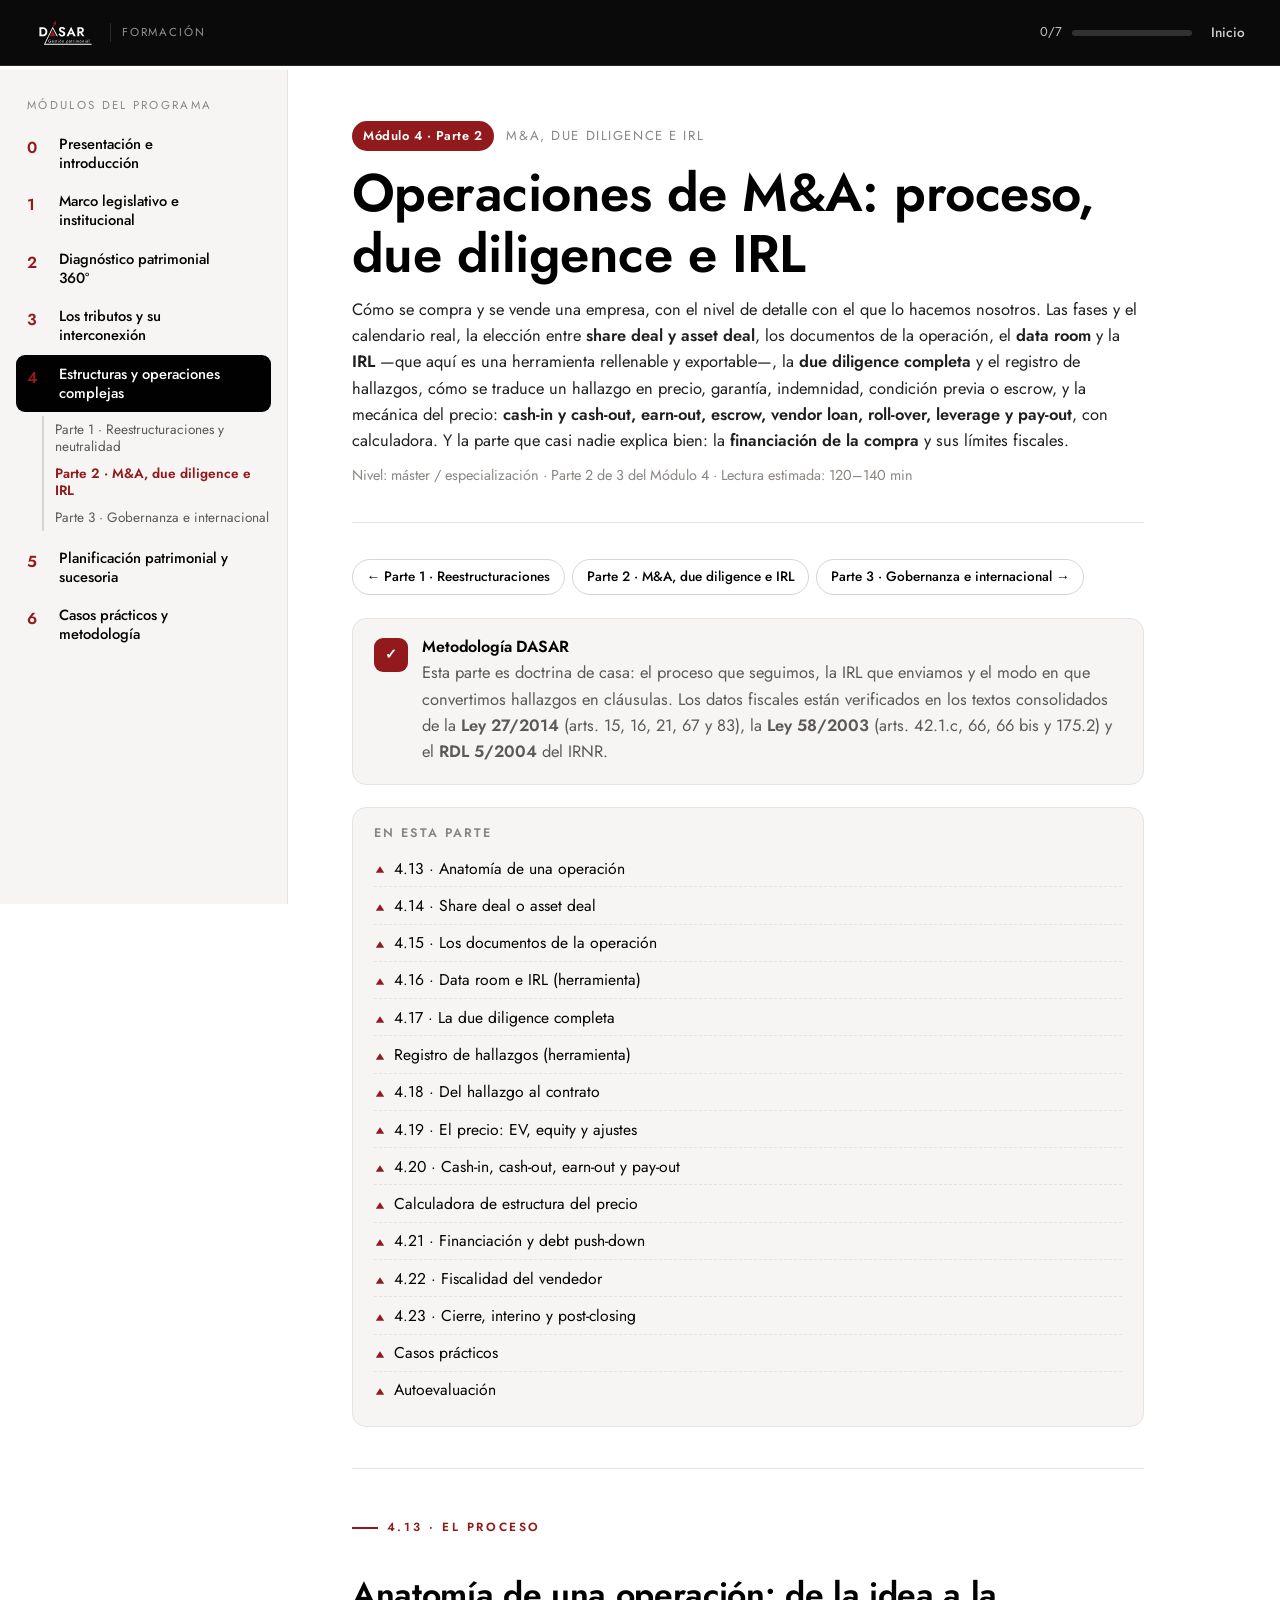
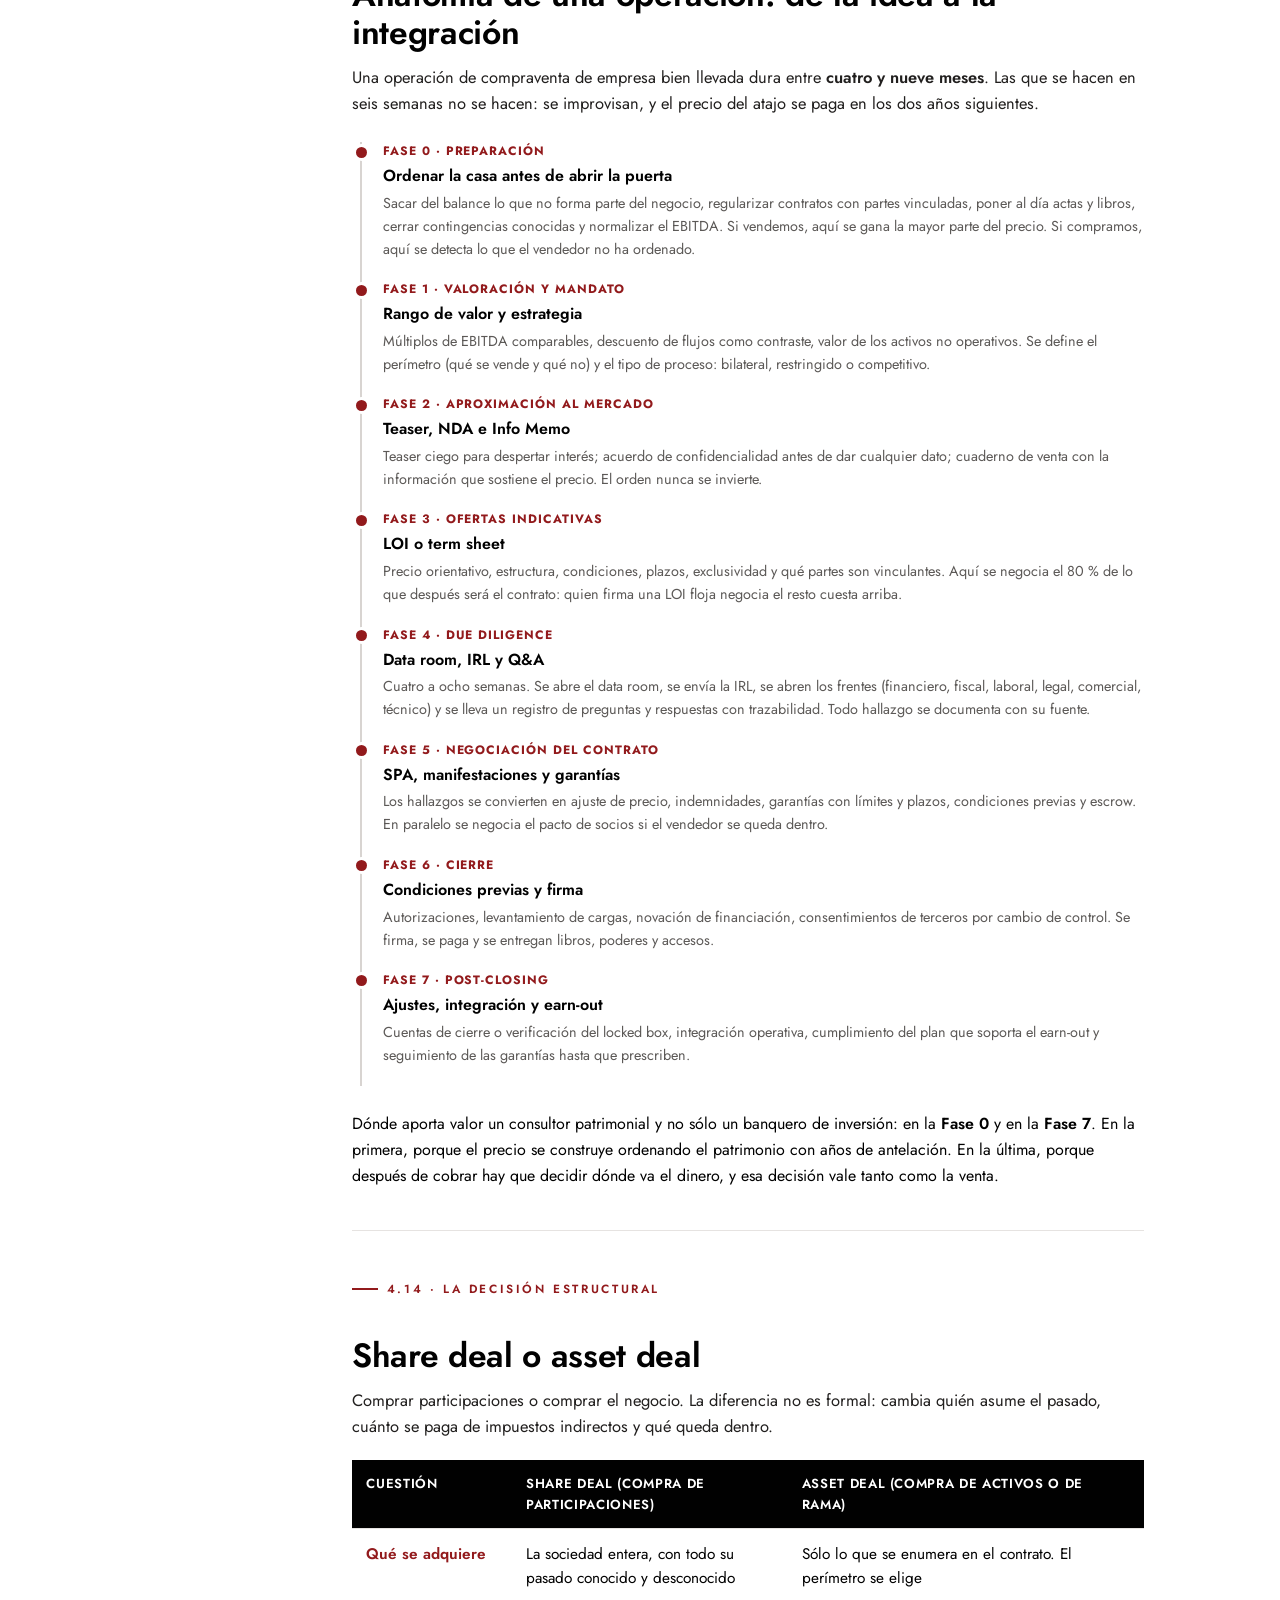
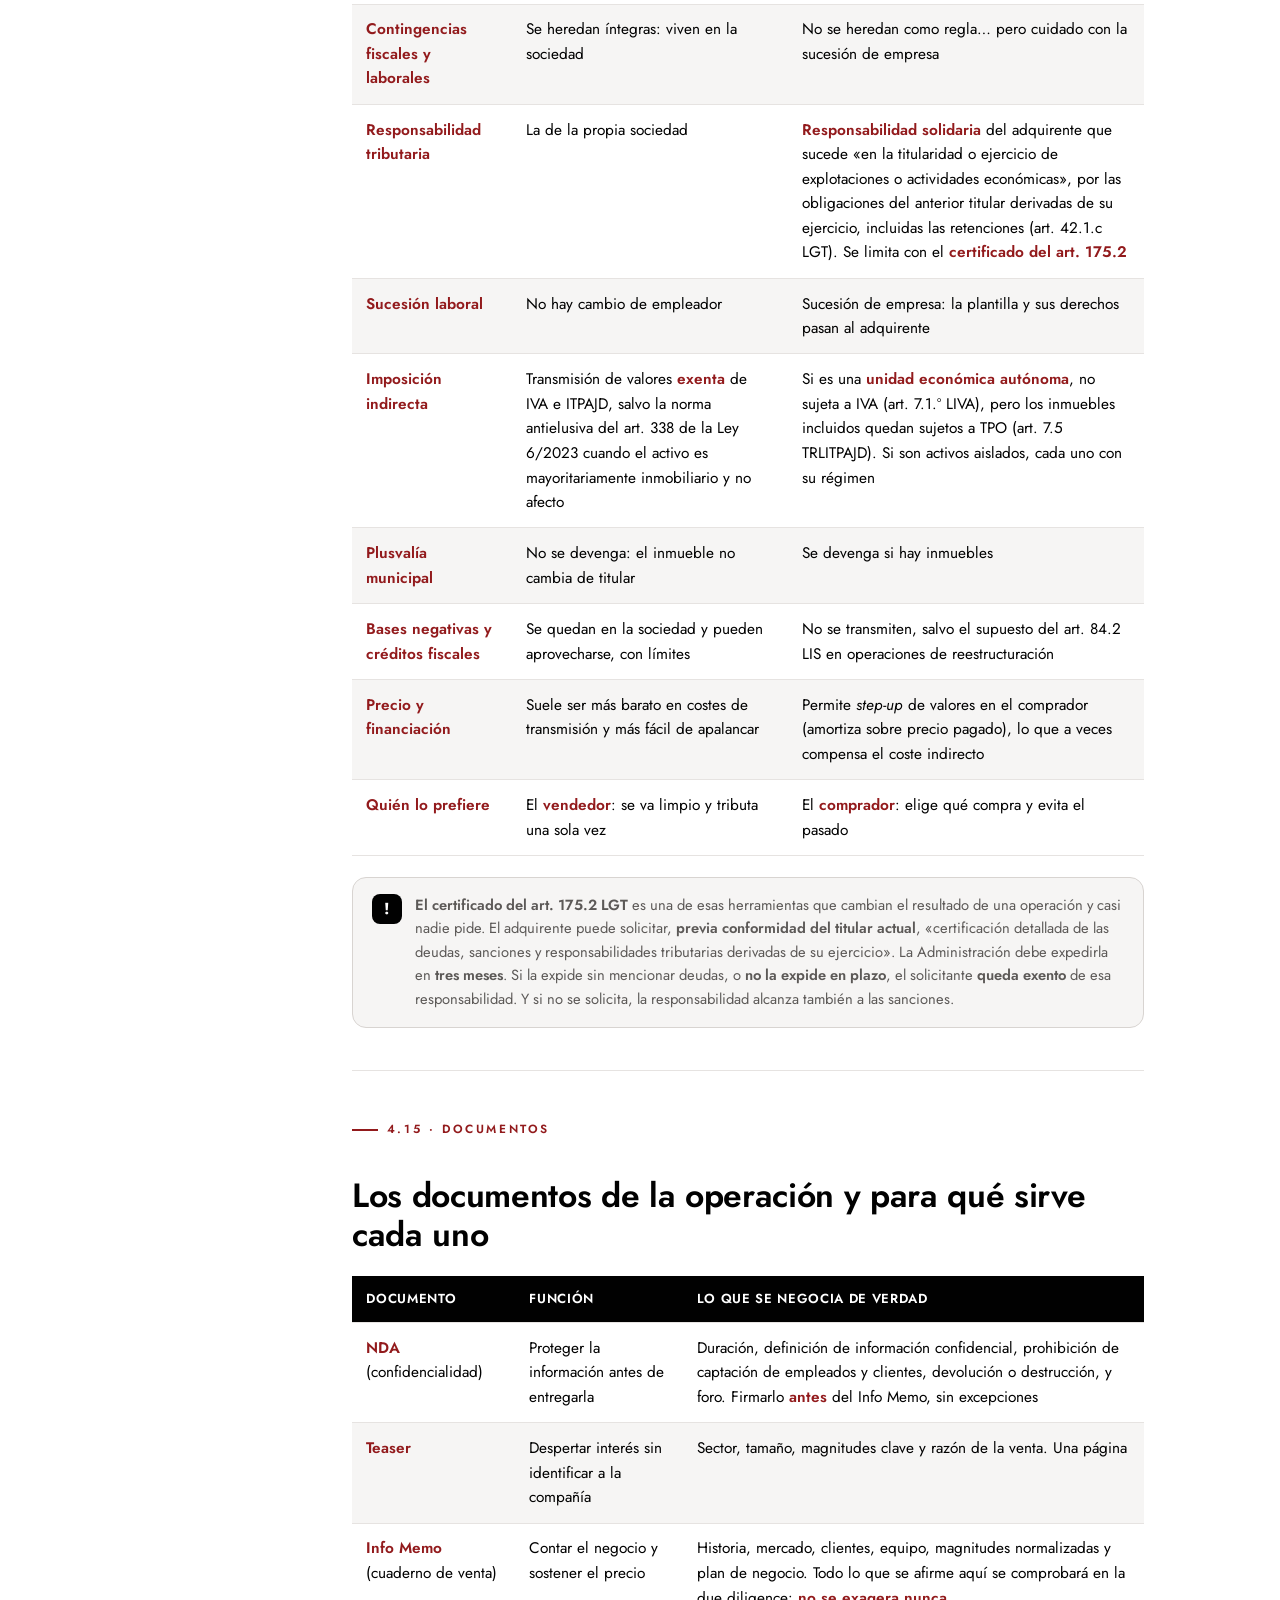
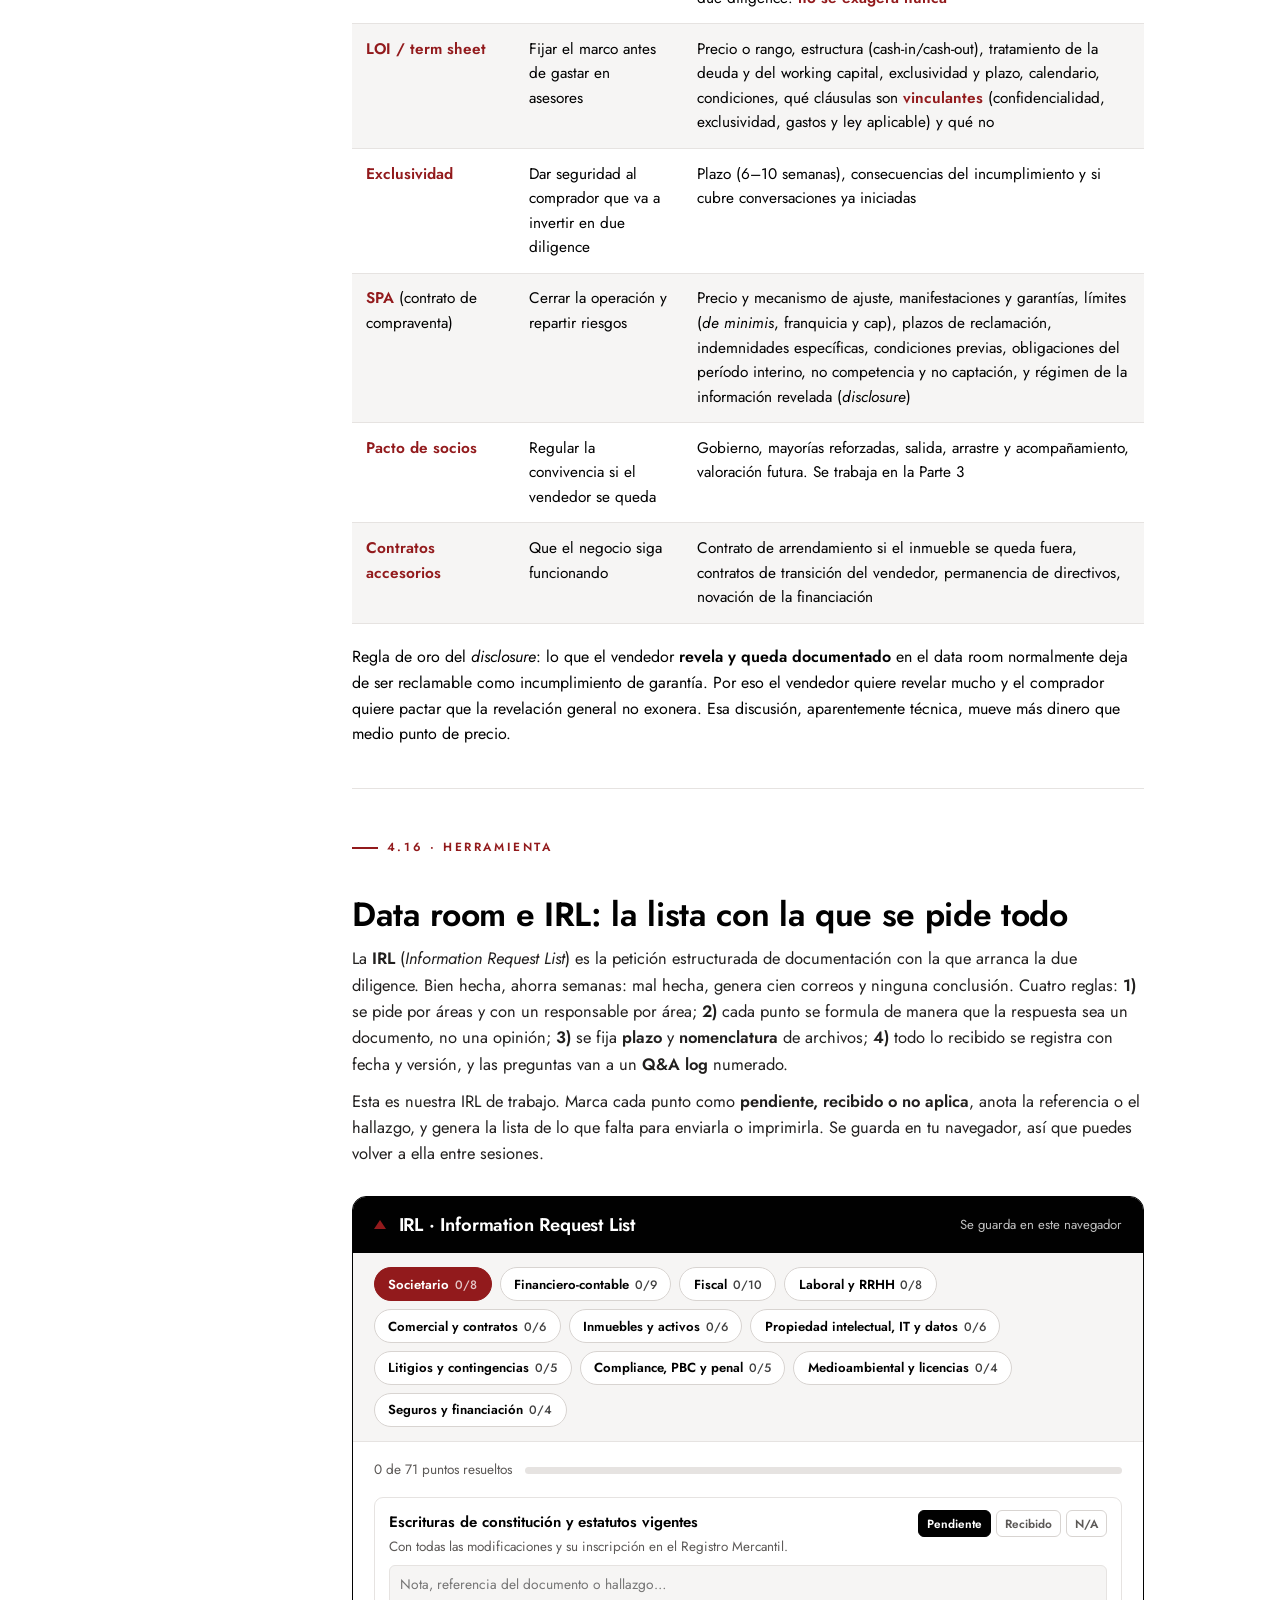
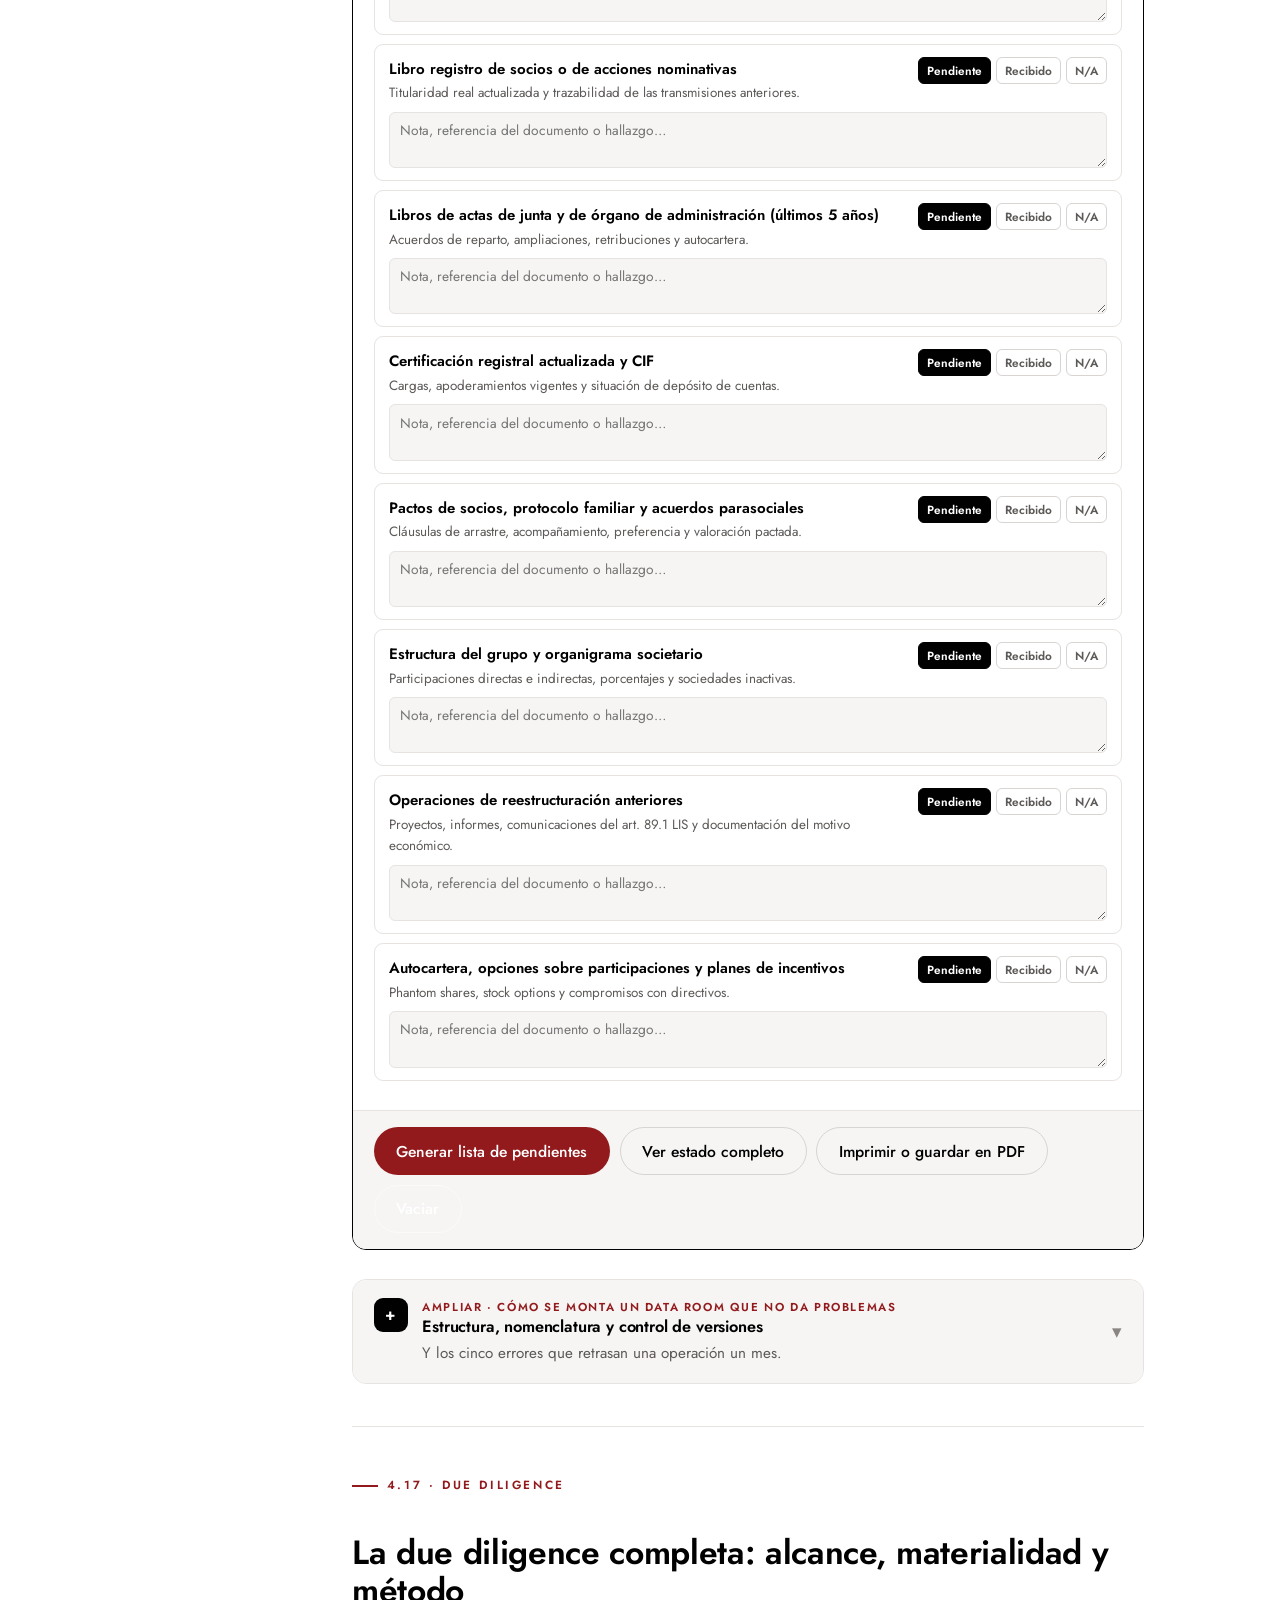
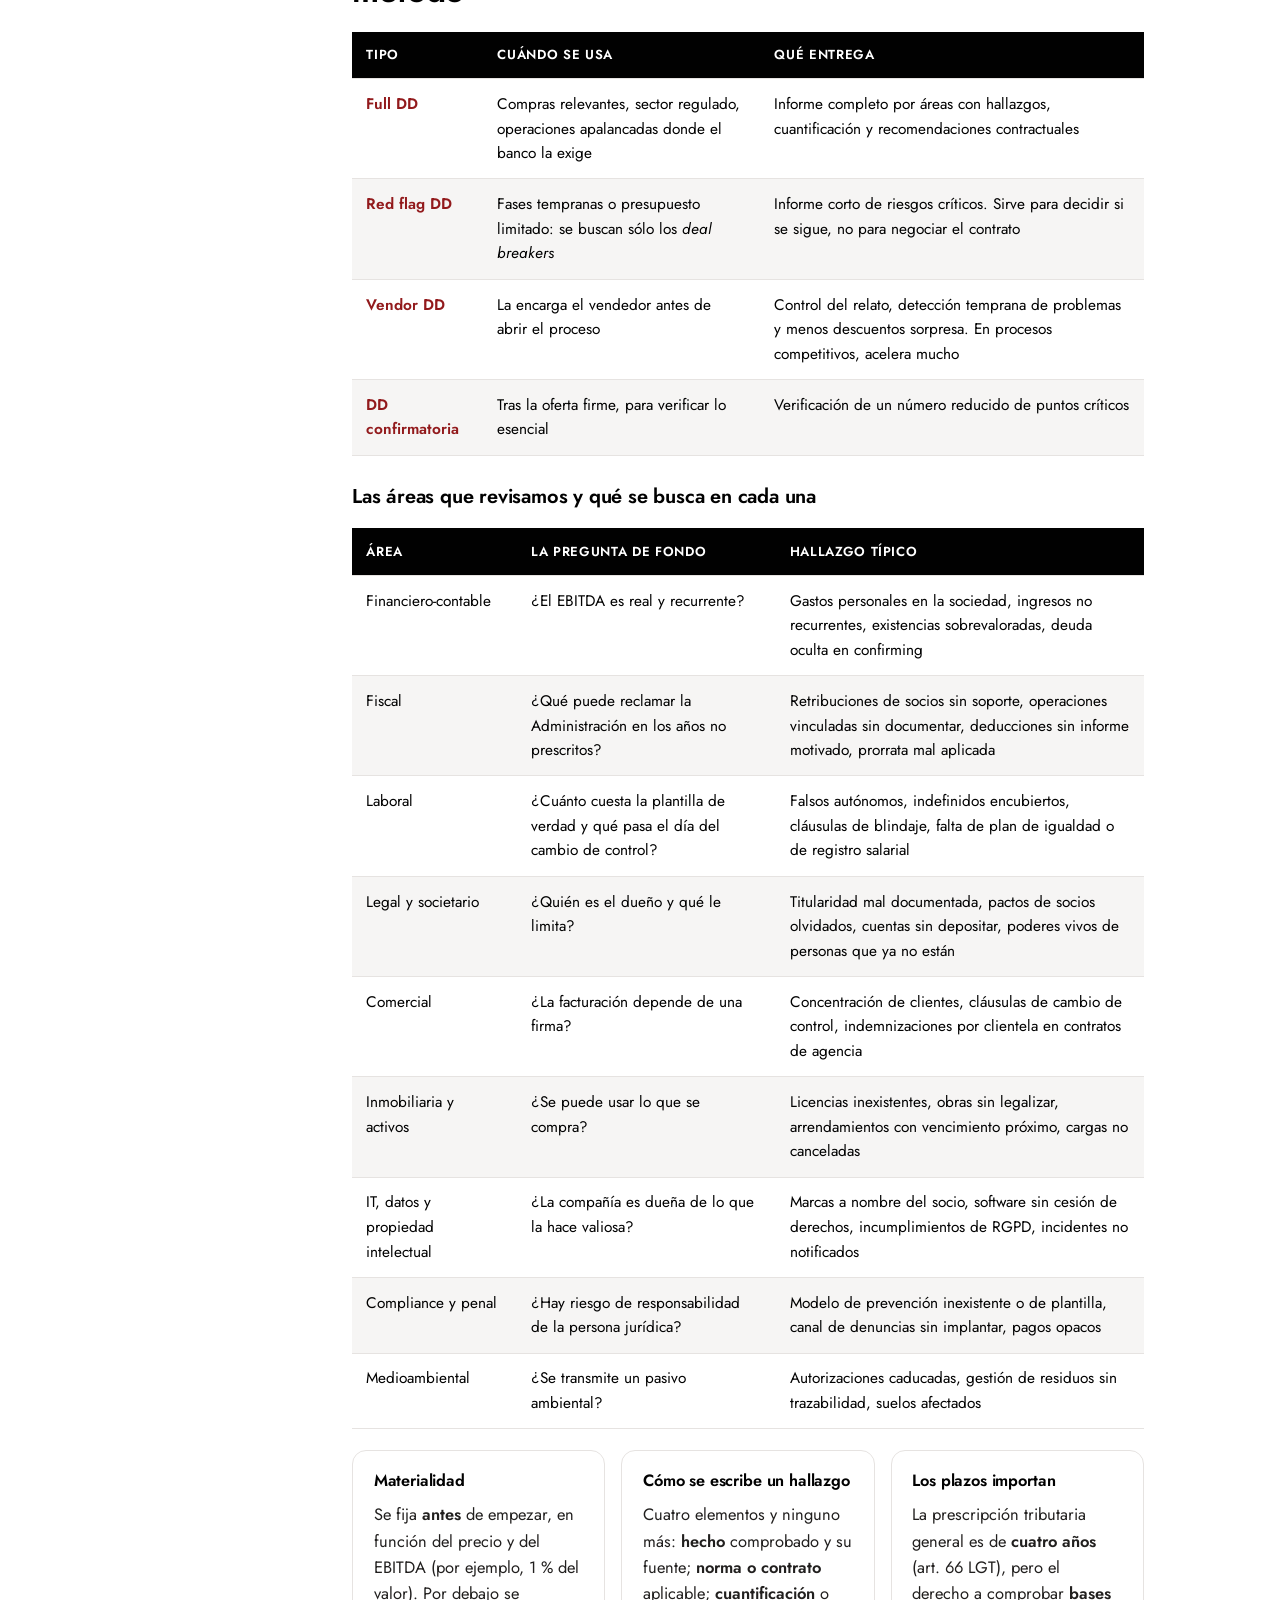
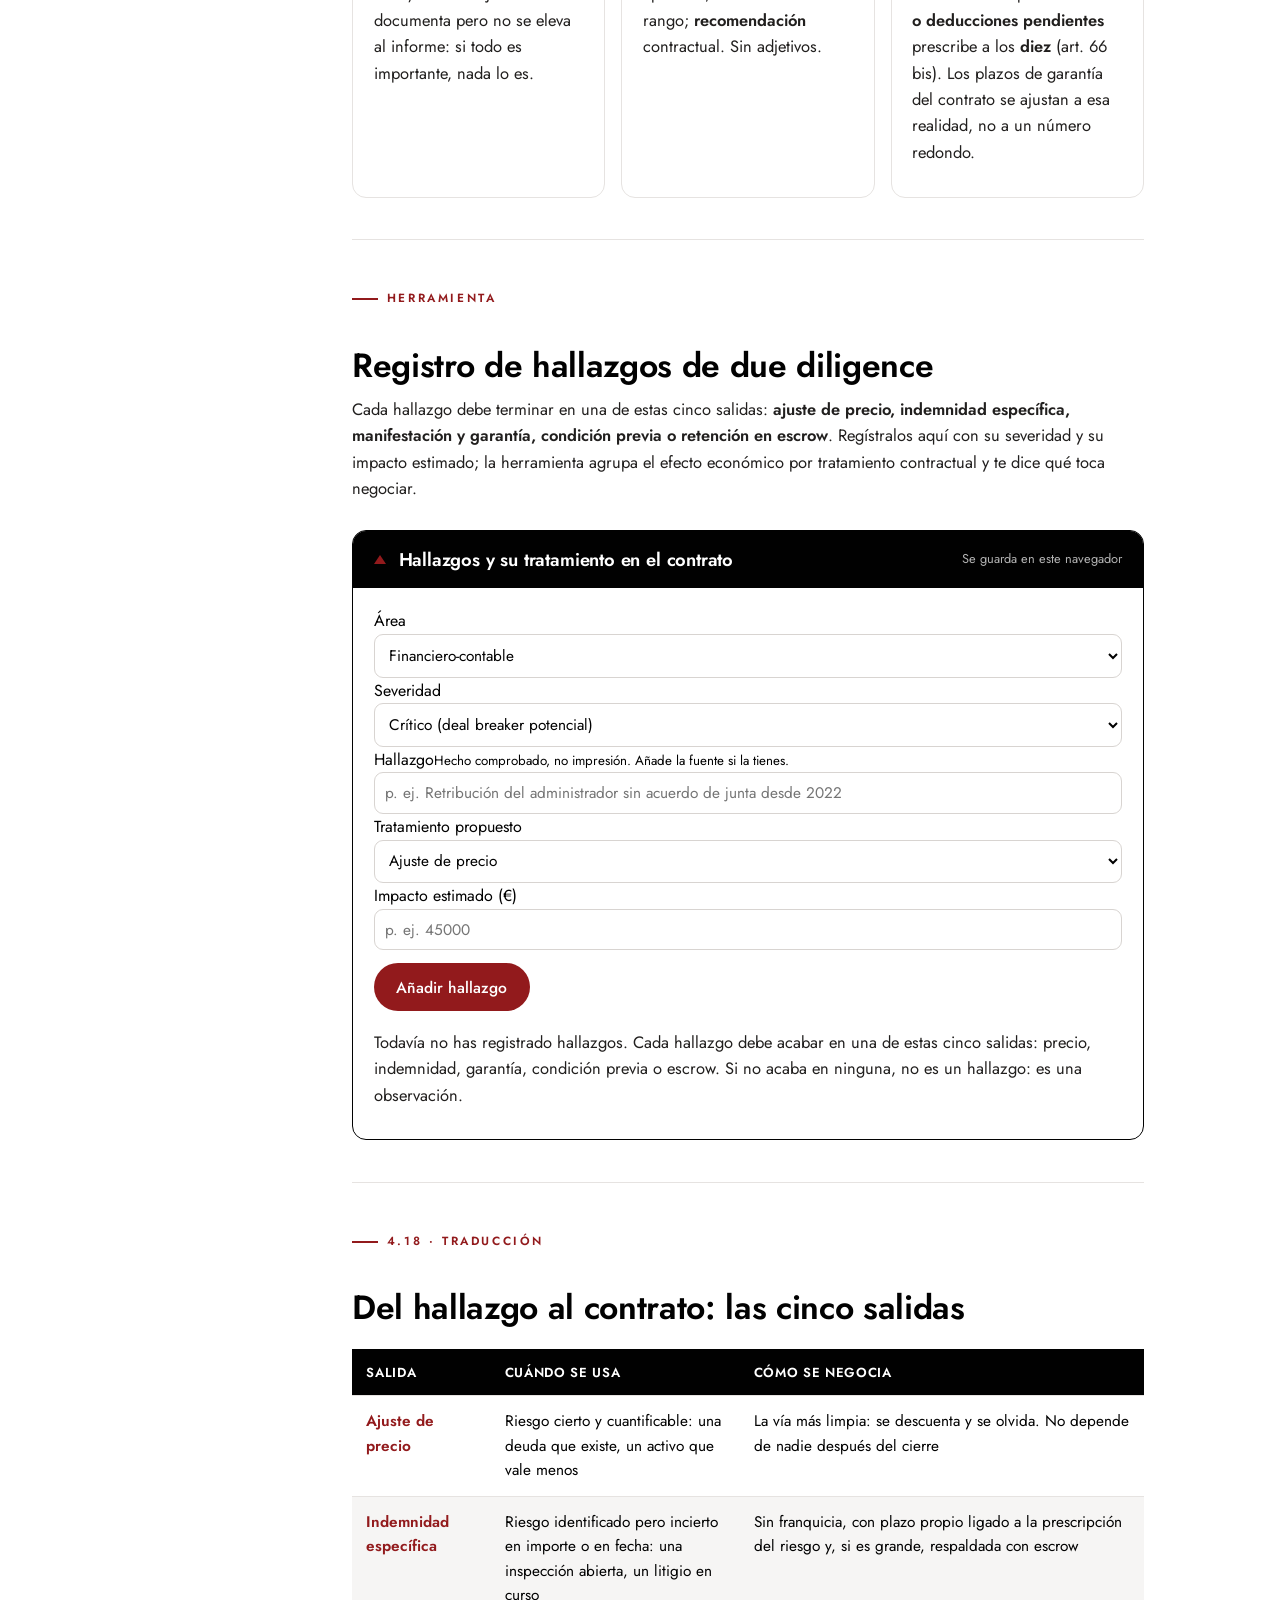
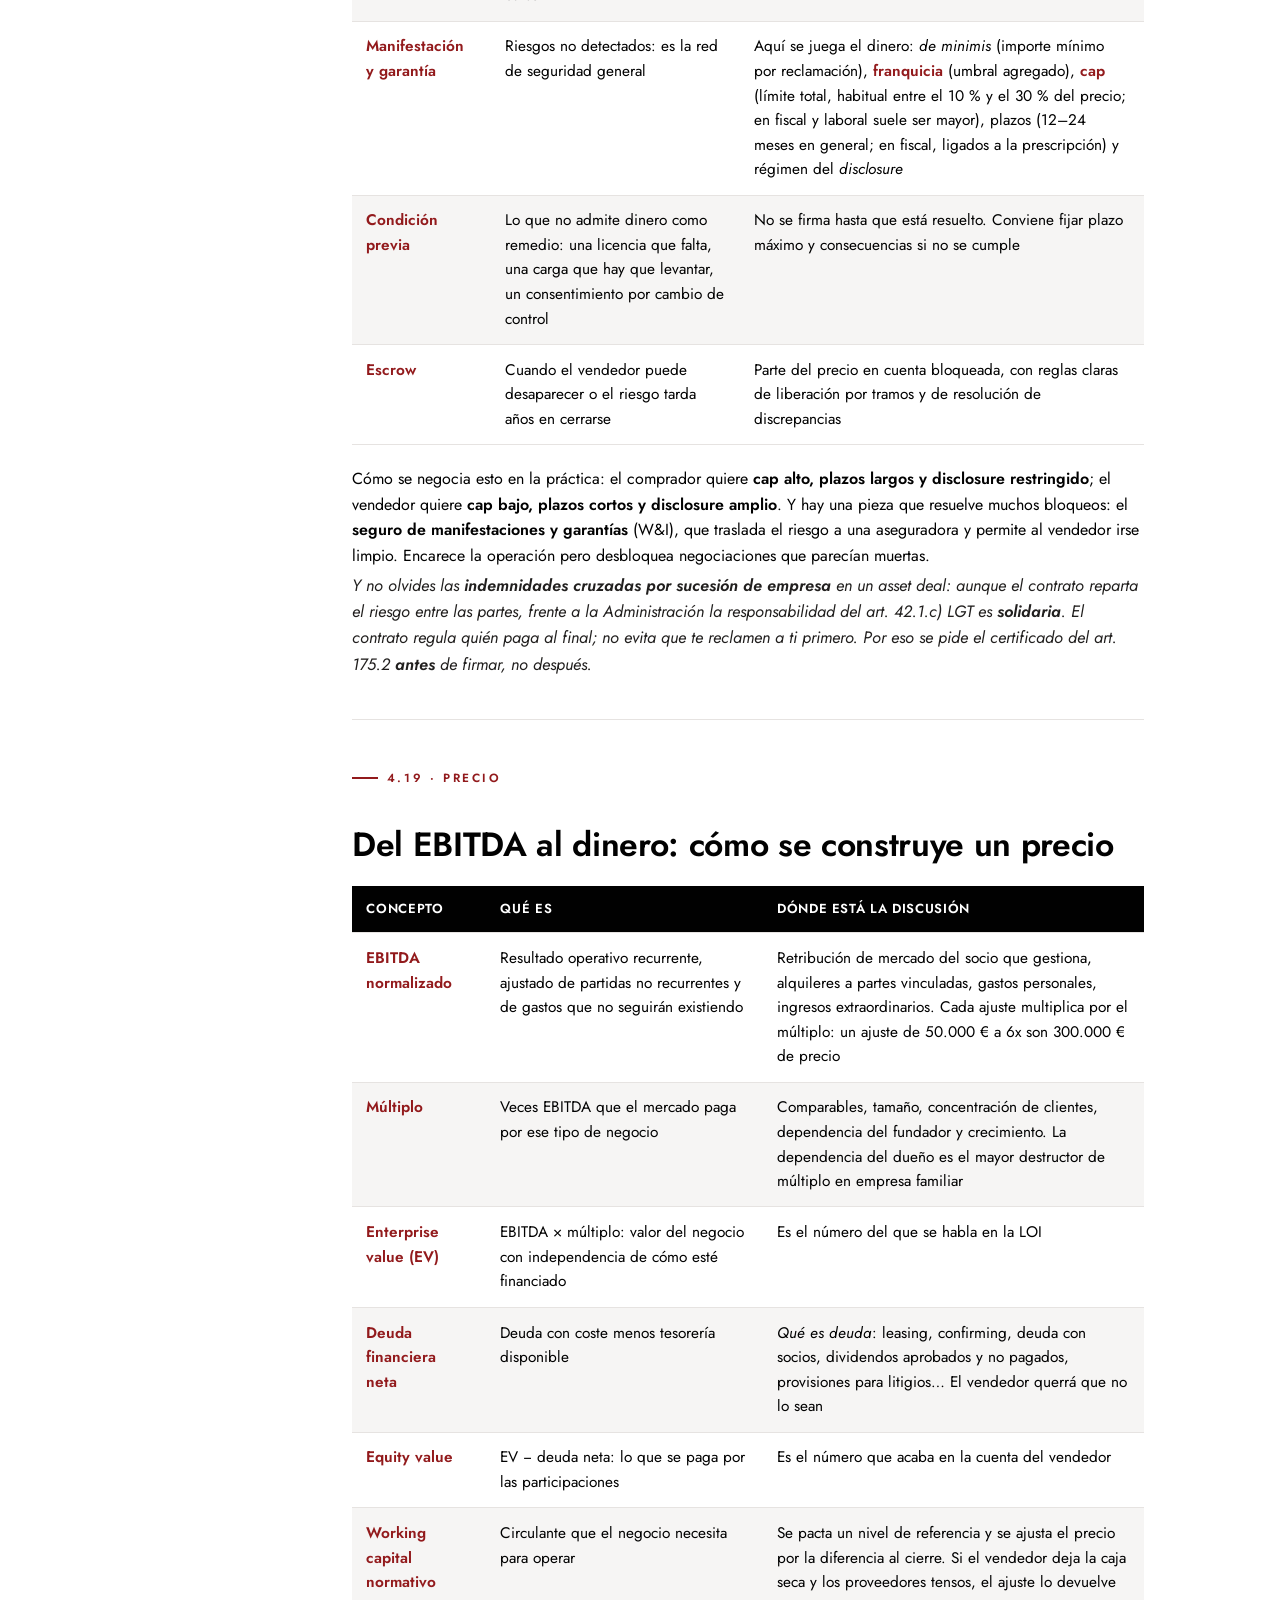
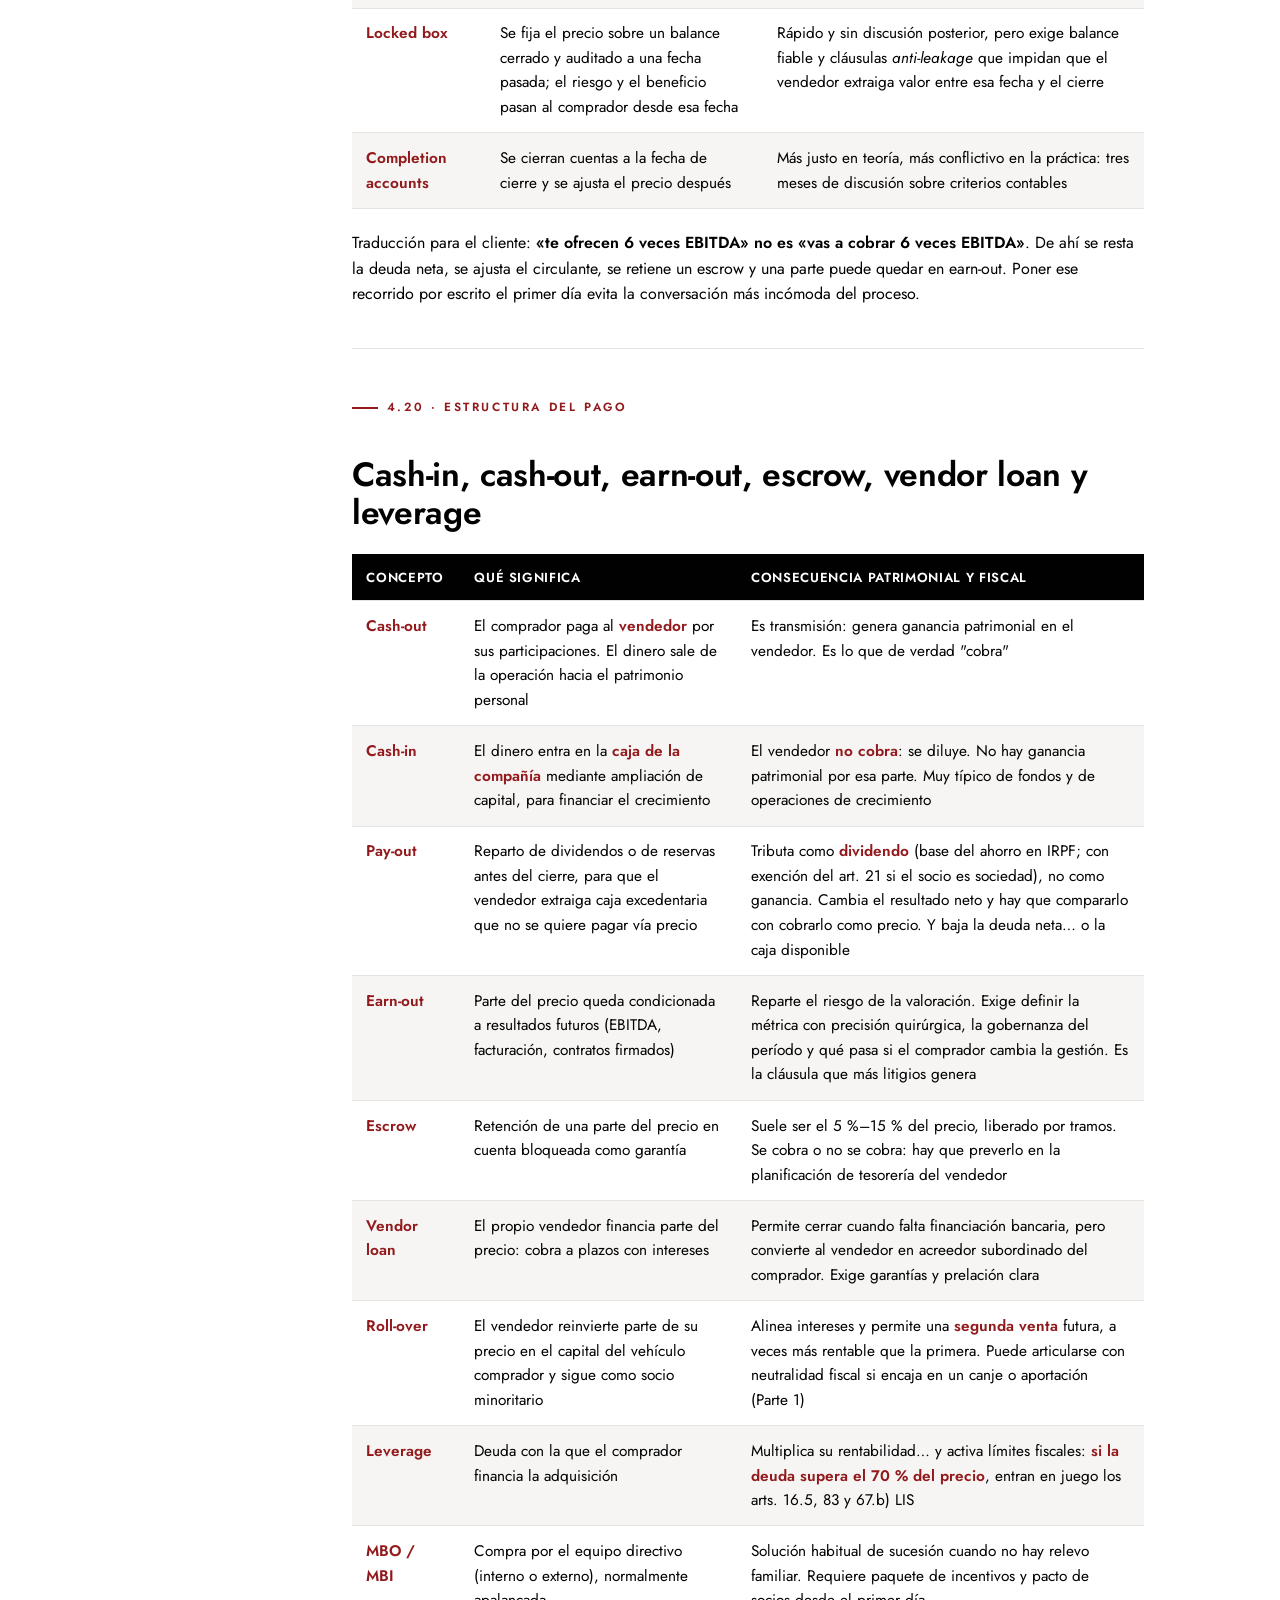
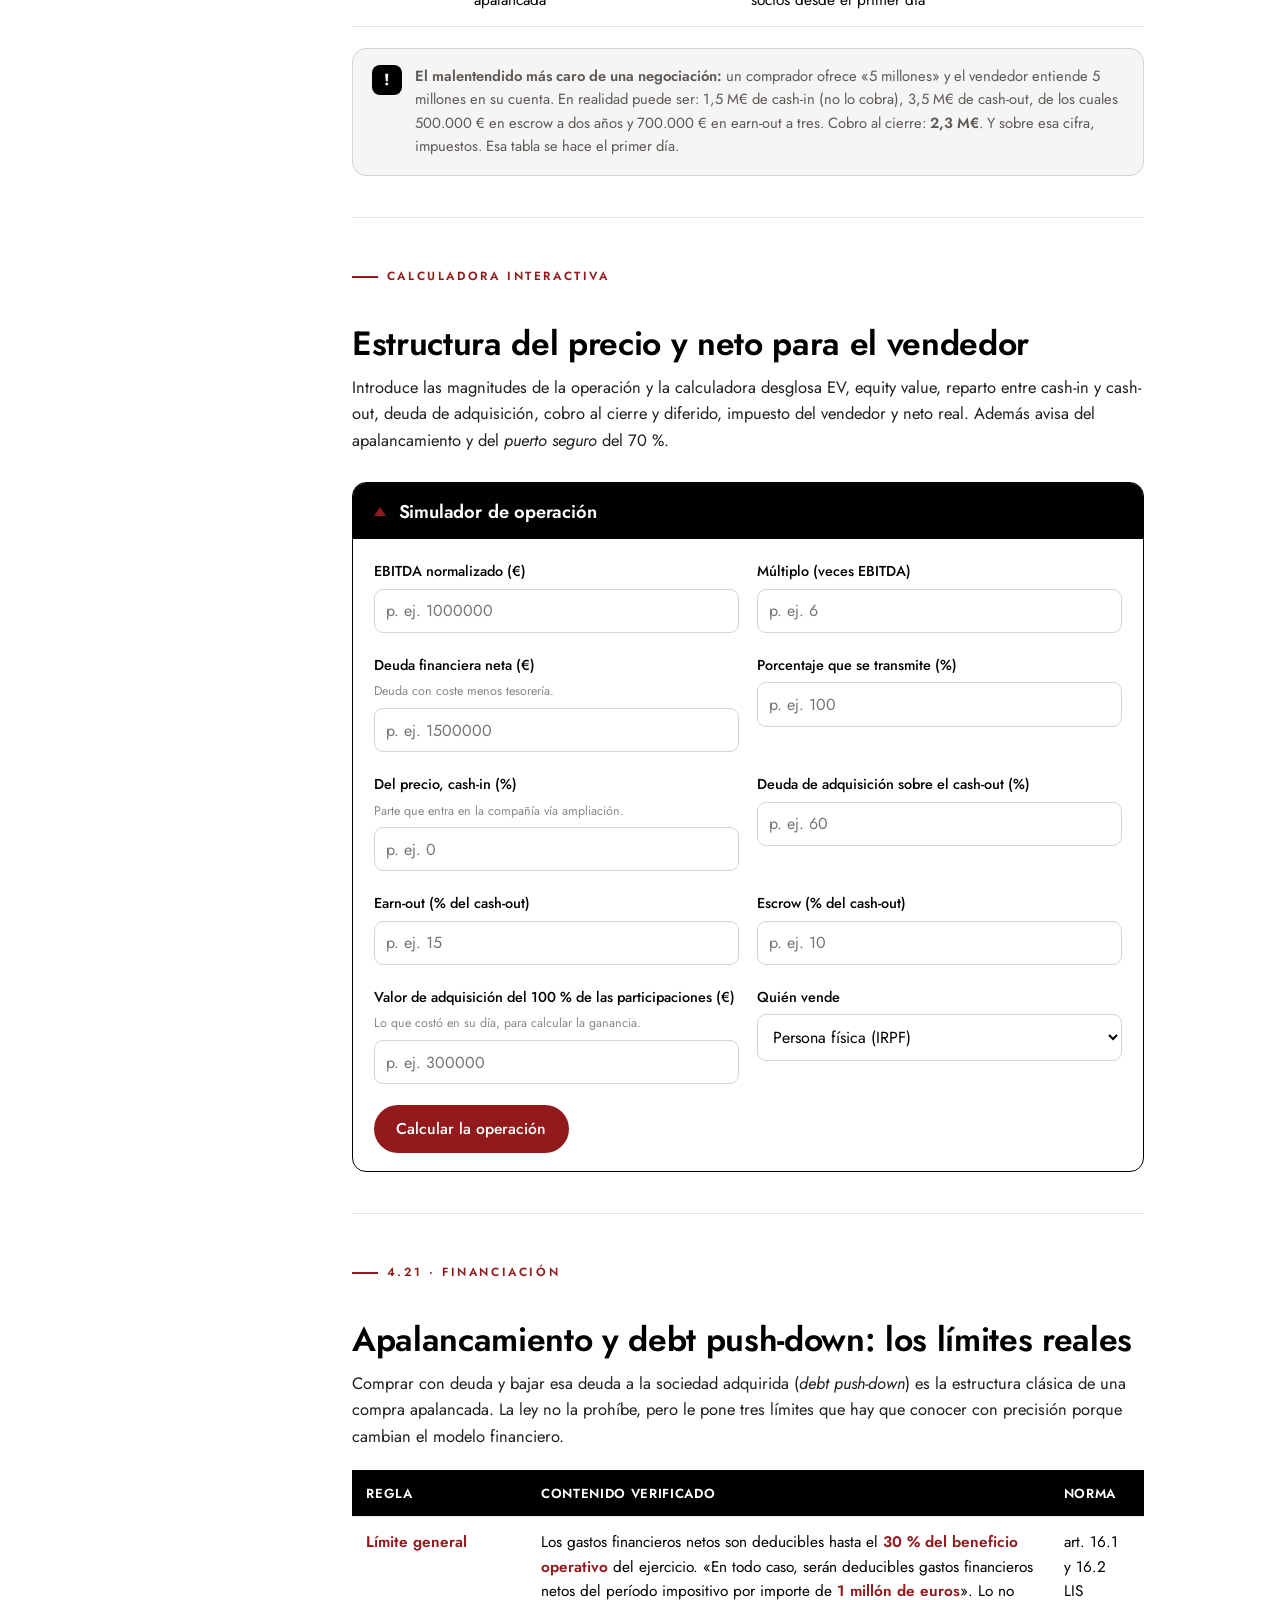
<file: modulo-4-mya.html>
<!DOCTYPE html>
<html lang="es">
<head>
<meta charset="UTF-8">
<meta name="viewport" content="width=device-width, initial-scale=1.0">
<meta http-equiv="Cache-Control" content="no-cache, no-store, must-revalidate">
<meta http-equiv="Pragma" content="no-cache">
<meta http-equiv="Expires" content="0">
<title>Módulo 4 · M&amp;A, due diligence e IRL · DASAR</title>
<meta name="description" content="Módulo 4 DASAR (parte 2): proceso de M&A, share deal frente a asset deal, data room e IRL interactiva, due diligence y registro de hallazgos, estructura del precio con cash-in, cash-out, earn-out, escrow y leverage, financiación y debt push-down.">
<link rel="icon" href="dasar-color.svg">
<link rel="preconnect" href="https://fonts.googleapis.com">
<link rel="preconnect" href="https://fonts.gstatic.com" crossorigin>
<link href="https://fonts.googleapis.com/css2?family=Jost:ital,wght@0,400;0,500;0,600;0,700;1,400&display=swap" rel="stylesheet">
<link rel="stylesheet" href="styles.css?v=17">
</head>
<body data-current="mod4">

<header class="topbar">
  <button class="menu-toggle" aria-label="Menú"><span></span><span></span><span></span></button>
  <a class="brand" href="index.html">
    <img src="dasar-blanco.svg" alt="DASAR Gestión Patrimonial">
    <span class="tag">Formación</span>
  </a>
  <span class="spacer"></span>
  <div class="tprogress" title="Progreso del programa">
    <span data-progress-text>0/7</span>
    <span class="bar"><i data-progress-bar></i></span>
  </div>
  <a class="home-link" href="index.html">Inicio</a>
</header>
<div class="readprogress" aria-hidden="true"><i></i></div>

<div class="layout">
  <aside class="sidebar">
    <div class="side-h">Módulos del programa</div>
    <nav id="sidebar-list"></nav>
  </aside>

  <main class="content prose">

    <div class="mod-head">
      <div class="eyebrow">
        <span class="mod-badge">Módulo 4 · Parte 2</span>
        <span class="mod-meta">M&amp;A, due diligence e IRL</span>
      </div>
      <h1>Operaciones de M&amp;A: proceso, due diligence e IRL</h1>
      <p class="lead">Cómo se compra y se vende una empresa, con el nivel de detalle con el que lo hacemos nosotros. Las fases y el calendario real, la elección entre <strong>share deal y asset deal</strong>, los documentos de la operación, el <strong>data room</strong> y la <strong>IRL</strong> —que aquí es una herramienta rellenable y exportable—, la <strong>due diligence completa</strong> y el registro de hallazgos, cómo se traduce un hallazgo en precio, garantía, indemnidad, condición previa o escrow, y la mecánica del precio: <strong>cash-in y cash-out, earn-out, escrow, vendor loan, roll-over, leverage y pay-out</strong>, con calculadora. Y la parte que casi nadie explica bien: la <strong>financiación de la compra</strong> y sus límites fiscales.</p>
      <p style="color:var(--muted-2);font-size:.9rem">Nivel: máster / especialización · Parte 2 de 3 del Módulo 4 · Lectura estimada: 120–140 min</p>
    </div>

    <nav class="partnav" aria-label="Partes del Módulo 4">
      <a class="p" href="modulo-4.html">← Parte 1 · Reestructuraciones</a>
      <span class="p on">Parte 2 · M&amp;A, due diligence e IRL</span>
      <a class="p" href="modulo-4-gobernanza.html">Parte 3 · Gobernanza e internacional →</a>
    </nav>

    <div class="callout"><div class="ic">✓</div><div class="ct"><h4>Metodología DASAR</h4><p>Esta parte es doctrina de casa: el proceso que seguimos, la IRL que enviamos y el modo en que convertimos hallazgos en cláusulas. Los datos fiscales están verificados en los textos consolidados de la <strong>Ley 27/2014</strong> (arts. 15, 16, 21, 67 y 83), la <strong>Ley 58/2003</strong> (arts. 42.1.c, 66, 66 bis y 175.2) y el <strong>RDL 5/2004</strong> del IRNR.</p></div></div>

    <div class="toc">
      <h4>En esta parte</h4>
      <a href="#s1"><span class="tri"></span>4.13 · Anatomía de una operación</a>
      <a href="#s2"><span class="tri"></span>4.14 · Share deal o asset deal</a>
      <a href="#s3"><span class="tri"></span>4.15 · Los documentos de la operación</a>
      <a href="#irl"><span class="tri"></span>4.16 · Data room e IRL (herramienta)</a>
      <a href="#s4"><span class="tri"></span>4.17 · La due diligence completa</a>
      <a href="#dd"><span class="tri"></span>Registro de hallazgos (herramienta)</a>
      <a href="#s5"><span class="tri"></span>4.18 · Del hallazgo al contrato</a>
      <a href="#s6"><span class="tri"></span>4.19 · El precio: EV, equity y ajustes</a>
      <a href="#s7"><span class="tri"></span>4.20 · Cash-in, cash-out, earn-out y pay-out</a>
      <a href="#calc"><span class="tri"></span>Calculadora de estructura del precio</a>
      <a href="#s8"><span class="tri"></span>4.21 · Financiación y debt push-down</a>
      <a href="#s9"><span class="tri"></span>4.22 · Fiscalidad del vendedor</a>
      <a href="#s10"><span class="tri"></span>4.23 · Cierre, interino y post-closing</a>
      <a href="#casos"><span class="tri"></span>Casos prácticos</a>
      <a href="#quiz"><span class="tri"></span>Autoevaluación</a>
    </div>

    <hr class="divider">

    <!-- 4.13 -->
    <section id="s1" class="reveal">
      <span class="kicker">4.13 · El proceso</span>
      <h2>Anatomía de una operación: de la idea a la integración</h2>
      <p>Una operación de compraventa de empresa bien llevada dura entre <strong>cuatro y nueve meses</strong>. Las que se hacen en seis semanas no se hacen: se improvisan, y el precio del atajo se paga en los dos años siguientes.</p>
      <div class="timeline">
        <div class="tlstep"><div class="tl-w">Fase 0 · Preparación</div><div class="tl-t">Ordenar la casa antes de abrir la puerta</div><div class="tl-d">Sacar del balance lo que no forma parte del negocio, regularizar contratos con partes vinculadas, poner al día actas y libros, cerrar contingencias conocidas y normalizar el EBITDA. Si vendemos, aquí se gana la mayor parte del precio. Si compramos, aquí se detecta lo que el vendedor no ha ordenado.</div></div>
        <div class="tlstep"><div class="tl-w">Fase 1 · Valoración y mandato</div><div class="tl-t">Rango de valor y estrategia</div><div class="tl-d">Múltiplos de EBITDA comparables, descuento de flujos como contraste, valor de los activos no operativos. Se define el perímetro (qué se vende y qué no) y el tipo de proceso: bilateral, restringido o competitivo.</div></div>
        <div class="tlstep"><div class="tl-w">Fase 2 · Aproximación al mercado</div><div class="tl-t">Teaser, NDA e Info Memo</div><div class="tl-d">Teaser ciego para despertar interés; acuerdo de confidencialidad antes de dar cualquier dato; cuaderno de venta con la información que sostiene el precio. El orden nunca se invierte.</div></div>
        <div class="tlstep"><div class="tl-w">Fase 3 · Ofertas indicativas</div><div class="tl-t">LOI o term sheet</div><div class="tl-d">Precio orientativo, estructura, condiciones, plazos, exclusividad y qué partes son vinculantes. Aquí se negocia el 80 % de lo que después será el contrato: quien firma una LOI floja negocia el resto cuesta arriba.</div></div>
        <div class="tlstep"><div class="tl-w">Fase 4 · Due diligence</div><div class="tl-t">Data room, IRL y Q&amp;A</div><div class="tl-d">Cuatro a ocho semanas. Se abre el data room, se envía la IRL, se abren los frentes (financiero, fiscal, laboral, legal, comercial, técnico) y se lleva un registro de preguntas y respuestas con trazabilidad. Todo hallazgo se documenta con su fuente.</div></div>
        <div class="tlstep"><div class="tl-w">Fase 5 · Negociación del contrato</div><div class="tl-t">SPA, manifestaciones y garantías</div><div class="tl-d">Los hallazgos se convierten en ajuste de precio, indemnidades, garantías con límites y plazos, condiciones previas y escrow. En paralelo se negocia el pacto de socios si el vendedor se queda dentro.</div></div>
        <div class="tlstep"><div class="tl-w">Fase 6 · Cierre</div><div class="tl-t">Condiciones previas y firma</div><div class="tl-d">Autorizaciones, levantamiento de cargas, novación de financiación, consentimientos de terceros por cambio de control. Se firma, se paga y se entregan libros, poderes y accesos.</div></div>
        <div class="tlstep"><div class="tl-w">Fase 7 · Post-closing</div><div class="tl-t">Ajustes, integración y earn-out</div><div class="tl-d">Cuentas de cierre o verificación del locked box, integración operativa, cumplimiento del plan que soporta el earn-out y seguimiento de las garantías hasta que prescriben.</div></div>
      </div>
      <div class="flag">Dónde aporta valor un consultor patrimonial y no sólo un banquero de inversión: en la <strong>Fase 0</strong> y en la <strong>Fase 7</strong>. En la primera, porque el precio se construye ordenando el patrimonio con años de antelación. En la última, porque después de cobrar hay que decidir dónde va el dinero, y esa decisión vale tanto como la venta.</div>
    </section>

    <hr class="divider">

    <!-- 4.14 -->
    <section id="s2" class="reveal">
      <span class="kicker">4.14 · La decisión estructural</span>
      <h2>Share deal o asset deal</h2>
      <p>Comprar participaciones o comprar el negocio. La diferencia no es formal: cambia quién asume el pasado, cuánto se paga de impuestos indirectos y qué queda dentro.</p>
      <table class="tbl">
        <thead><tr><th>Cuestión</th><th>Share deal (compra de participaciones)</th><th>Asset deal (compra de activos o de rama)</th></tr></thead>
        <tbody>
          <tr><td><strong>Qué se adquiere</strong></td><td>La sociedad entera, con todo su pasado conocido y desconocido</td><td>Sólo lo que se enumera en el contrato. El perímetro se elige</td></tr>
          <tr><td><strong>Contingencias fiscales y laborales</strong></td><td>Se heredan íntegras: viven en la sociedad</td><td>No se heredan como regla… pero cuidado con la sucesión de empresa</td></tr>
          <tr><td><strong>Responsabilidad tributaria</strong></td><td>La de la propia sociedad</td><td><strong>Responsabilidad solidaria</strong> del adquirente que sucede «en la titularidad o ejercicio de explotaciones o actividades económicas», por las obligaciones del anterior titular derivadas de su ejercicio, incluidas las retenciones (art. 42.1.c LGT). Se limita con el <strong>certificado del art. 175.2</strong></td></tr>
          <tr><td><strong>Sucesión laboral</strong></td><td>No hay cambio de empleador</td><td>Sucesión de empresa: la plantilla y sus derechos pasan al adquirente</td></tr>
          <tr><td><strong>Imposición indirecta</strong></td><td>Transmisión de valores <strong>exenta</strong> de IVA e ITPAJD, salvo la norma antielusiva del art. 338 de la Ley 6/2023 cuando el activo es mayoritariamente inmobiliario y no afecto</td><td>Si es una <strong>unidad económica autónoma</strong>, no sujeta a IVA (art. 7.1.º LIVA), pero los inmuebles incluidos quedan sujetos a TPO (art. 7.5 TRLITPAJD). Si son activos aislados, cada uno con su régimen</td></tr>
          <tr><td><strong>Plusvalía municipal</strong></td><td>No se devenga: el inmueble no cambia de titular</td><td>Se devenga si hay inmuebles</td></tr>
          <tr><td><strong>Bases negativas y créditos fiscales</strong></td><td>Se quedan en la sociedad y pueden aprovecharse, con límites</td><td>No se transmiten, salvo el supuesto del art. 84.2 LIS en operaciones de reestructuración</td></tr>
          <tr><td><strong>Precio y financiación</strong></td><td>Suele ser más barato en costes de transmisión y más fácil de apalancar</td><td>Permite <em>step-up</em> de valores en el comprador (amortiza sobre precio pagado), lo que a veces compensa el coste indirecto</td></tr>
          <tr><td><strong>Quién lo prefiere</strong></td><td>El <strong>vendedor</strong>: se va limpio y tributa una sola vez</td><td>El <strong>comprador</strong>: elige qué compra y evita el pasado</td></tr>
        </tbody>
      </table>
      <div class="warnbox"><div class="ic">!</div><p><strong>El certificado del art. 175.2 LGT</strong> es una de esas herramientas que cambian el resultado de una operación y casi nadie pide. El adquirente puede solicitar, <strong>previa conformidad del titular actual</strong>, «certificación detallada de las deudas, sanciones y responsabilidades tributarias derivadas de su ejercicio». La Administración debe expedirla en <strong>tres meses</strong>. Si la expide sin mencionar deudas, o <strong>no la expide en plazo</strong>, el solicitante <strong>queda exento</strong> de esa responsabilidad. Y si no se solicita, la responsabilidad alcanza también a las sanciones.</p></div>
    </section>

    <hr class="divider">

    <!-- 4.15 -->
    <section id="s3" class="reveal">
      <span class="kicker">4.15 · Documentos</span>
      <h2>Los documentos de la operación y para qué sirve cada uno</h2>
      <table class="tbl">
        <thead><tr><th>Documento</th><th>Función</th><th>Lo que se negocia de verdad</th></tr></thead>
        <tbody>
          <tr><td><strong>NDA</strong> (confidencialidad)</td><td>Proteger la información antes de entregarla</td><td>Duración, definición de información confidencial, prohibición de captación de empleados y clientes, devolución o destrucción, y foro. Firmarlo <strong>antes</strong> del Info Memo, sin excepciones</td></tr>
          <tr><td><strong>Teaser</strong></td><td>Despertar interés sin identificar a la compañía</td><td>Sector, tamaño, magnitudes clave y razón de la venta. Una página</td></tr>
          <tr><td><strong>Info Memo</strong> (cuaderno de venta)</td><td>Contar el negocio y sostener el precio</td><td>Historia, mercado, clientes, equipo, magnitudes normalizadas y plan de negocio. Todo lo que se afirme aquí se comprobará en la due diligence: <strong>no se exagera nunca</strong></td></tr>
          <tr><td><strong>LOI / term sheet</strong></td><td>Fijar el marco antes de gastar en asesores</td><td>Precio o rango, estructura (cash-in/cash-out), tratamiento de la deuda y del working capital, exclusividad y plazo, calendario, condiciones, qué cláusulas son <strong>vinculantes</strong> (confidencialidad, exclusividad, gastos y ley aplicable) y qué no</td></tr>
          <tr><td><strong>Exclusividad</strong></td><td>Dar seguridad al comprador que va a invertir en due diligence</td><td>Plazo (6–10 semanas), consecuencias del incumplimiento y si cubre conversaciones ya iniciadas</td></tr>
          <tr><td><strong>SPA</strong> (contrato de compraventa)</td><td>Cerrar la operación y repartir riesgos</td><td>Precio y mecanismo de ajuste, manifestaciones y garantías, límites (<em>de minimis</em>, franquicia y cap), plazos de reclamación, indemnidades específicas, condiciones previas, obligaciones del período interino, no competencia y no captación, y régimen de la información revelada (<em>disclosure</em>)</td></tr>
          <tr><td><strong>Pacto de socios</strong></td><td>Regular la convivencia si el vendedor se queda</td><td>Gobierno, mayorías reforzadas, salida, arrastre y acompañamiento, valoración futura. Se trabaja en la Parte 3</td></tr>
          <tr><td><strong>Contratos accesorios</strong></td><td>Que el negocio siga funcionando</td><td>Contrato de arrendamiento si el inmueble se queda fuera, contratos de transición del vendedor, permanencia de directivos, novación de la financiación</td></tr>
        </tbody>
      </table>
      <div class="flag">Regla de oro del <em>disclosure</em>: lo que el vendedor <strong>revela y queda documentado</strong> en el data room normalmente deja de ser reclamable como incumplimiento de garantía. Por eso el vendedor quiere revelar mucho y el comprador quiere pactar que la revelación general no exonera. Esa discusión, aparentemente técnica, mueve más dinero que medio punto de precio.</div>
    </section>

    <hr class="divider">

    <!-- 4.16 IRL -->
    <section id="irl" class="reveal">
      <span class="kicker">4.16 · Herramienta</span>
      <h2>Data room e IRL: la lista con la que se pide todo</h2>
      <p>La <strong>IRL</strong> (<em>Information Request List</em>) es la petición estructurada de documentación con la que arranca la due diligence. Bien hecha, ahorra semanas: mal hecha, genera cien correos y ninguna conclusión. Cuatro reglas: <strong>1)</strong> se pide por áreas y con un responsable por área; <strong>2)</strong> cada punto se formula de manera que la respuesta sea un documento, no una opinión; <strong>3)</strong> se fija <strong>plazo</strong> y <strong>nomenclatura</strong> de archivos; <strong>4)</strong> todo lo recibido se registra con fecha y versión, y las preguntas van a un <strong>Q&amp;A log</strong> numerado.</p>
      <p>Esta es nuestra IRL de trabajo. Marca cada punto como <strong>pendiente, recibido o no aplica</strong>, anota la referencia o el hallazgo, y genera la lista de lo que falta para enviarla o imprimirla. Se guarda en tu navegador, así que puedes volver a ella entre sesiones.</p>

      <div class="irl">
        <div class="irl-head"><span class="tri"></span><h3>IRL · Information Request List</h3><span class="irl-meta">Se guarda en este navegador</span></div>
        <div class="irl-bar" data-irl-bar></div>
        <div class="irl-body">
          <div class="irl-progress"><span data-irl-ptxt>0 de 0 puntos resueltos</span><span class="pb"><i data-irl-pb></i></span></div>
          <div data-irl-body></div>
        </div>
        <div class="irl-actions">
          <button class="btn btn-primary" data-irl-gen>Generar lista de pendientes</button>
          <button class="btn btn-outline" data-irl-all>Ver estado completo</button>
          <button class="btn btn-outline" data-irl-print>Imprimir o guardar en PDF</button>
          <button class="btn btn-ghost" data-irl-reset>Vaciar</button>
        </div>
        <div class="irlout"></div>
      </div>

      <div class="caso svc" data-act="dataroom">
        <div class="caso-h"><div class="ci">+</div><div class="cti"><div class="cl">Ampliar · cómo se monta un data room que no da problemas</div><h4>Estructura, nomenclatura y control de versiones</h4><p>Y los cinco errores que retrasan una operación un mes.</p></div><div class="chev">▾</div></div>
        <div class="caso-body"><div class="caso-inner">
          <div class="plano"><h5>Estructura por carpetas numeradas</h5><p>Una carpeta por área de la IRL, con el mismo número y el mismo nombre. Dentro, subcarpetas por año o por contrato. El índice del data room debe poder leerse en paralelo a la IRL: si no coinciden, cada pregunta cuesta el doble.</p></div>
          <div class="plano"><h5>Nomenclatura</h5><p><em>Área_Concepto_Fecha_Versión</em>. Por ejemplo: <em>03_Fiscal_IS_2024_v1.pdf</em>. Sin tildes, sin espacios y sin nombres como "definitivo_bueno_2".</p></div>
          <div class="plano"><h5>Control de accesos y trazabilidad</h5><p>Permisos por usuario y por carpeta, marca de agua, registro de descargas y desactivación al cierre. En procesos competitivos, cada candidato ve su propia sala.</p></div>
          <div class="plano"><h5>Q&amp;A log</h5><p>Preguntas numeradas, con área, fecha, responsable y respuesta con enlace al documento. Es la prueba de qué se preguntó y qué se contestó: en una discusión posterior sobre <em>disclosure</em>, ese registro decide.</p></div>
          <div class="plano"><h5>Los cinco errores clásicos</h5><p><strong>1)</strong> Volcar 4.000 archivos sin índice. <strong>2)</strong> Subir documentos escaneados ilegibles o sin firmar. <strong>3)</strong> Cambiar archivos sin versionar, de modo que nadie sabe qué vio el comprador. <strong>4)</strong> Contestar por correo fuera del Q&amp;A. <strong>5)</strong> No incluir lo malo: cuando aparece en la semana seis, cuesta precio y, sobre todo, confianza.</p></div>
        </div></div>
      </div>
    </section>

    <hr class="divider">

    <!-- 4.17 -->
    <section id="s4" class="reveal">
      <span class="kicker">4.17 · Due diligence</span>
      <h2>La due diligence completa: alcance, materialidad y método</h2>
      <table class="tbl">
        <thead><tr><th>Tipo</th><th>Cuándo se usa</th><th>Qué entrega</th></tr></thead>
        <tbody>
          <tr><td><strong>Full DD</strong></td><td>Compras relevantes, sector regulado, operaciones apalancadas donde el banco la exige</td><td>Informe completo por áreas con hallazgos, cuantificación y recomendaciones contractuales</td></tr>
          <tr><td><strong>Red flag DD</strong></td><td>Fases tempranas o presupuesto limitado: se buscan sólo los <em>deal breakers</em></td><td>Informe corto de riesgos críticos. Sirve para decidir si se sigue, no para negociar el contrato</td></tr>
          <tr><td><strong>Vendor DD</strong></td><td>La encarga el vendedor antes de abrir el proceso</td><td>Control del relato, detección temprana de problemas y menos descuentos sorpresa. En procesos competitivos, acelera mucho</td></tr>
          <tr><td><strong>DD confirmatoria</strong></td><td>Tras la oferta firme, para verificar lo esencial</td><td>Verificación de un número reducido de puntos críticos</td></tr>
        </tbody>
      </table>
      <h3>Las áreas que revisamos y qué se busca en cada una</h3>
      <table class="tbl">
        <thead><tr><th>Área</th><th>La pregunta de fondo</th><th>Hallazgo típico</th></tr></thead>
        <tbody>
          <tr><td>Financiero-contable</td><td>¿El EBITDA es real y recurrente?</td><td>Gastos personales en la sociedad, ingresos no recurrentes, existencias sobrevaloradas, deuda oculta en confirming</td></tr>
          <tr><td>Fiscal</td><td>¿Qué puede reclamar la Administración en los años no prescritos?</td><td>Retribuciones de socios sin soporte, operaciones vinculadas sin documentar, deducciones sin informe motivado, prorrata mal aplicada</td></tr>
          <tr><td>Laboral</td><td>¿Cuánto cuesta la plantilla de verdad y qué pasa el día del cambio de control?</td><td>Falsos autónomos, indefinidos encubiertos, cláusulas de blindaje, falta de plan de igualdad o de registro salarial</td></tr>
          <tr><td>Legal y societario</td><td>¿Quién es el dueño y qué le limita?</td><td>Titularidad mal documentada, pactos de socios olvidados, cuentas sin depositar, poderes vivos de personas que ya no están</td></tr>
          <tr><td>Comercial</td><td>¿La facturación depende de una firma?</td><td>Concentración de clientes, cláusulas de cambio de control, indemnizaciones por clientela en contratos de agencia</td></tr>
          <tr><td>Inmobiliaria y activos</td><td>¿Se puede usar lo que se compra?</td><td>Licencias inexistentes, obras sin legalizar, arrendamientos con vencimiento próximo, cargas no canceladas</td></tr>
          <tr><td>IT, datos y propiedad intelectual</td><td>¿La compañía es dueña de lo que la hace valiosa?</td><td>Marcas a nombre del socio, software sin cesión de derechos, incumplimientos de RGPD, incidentes no notificados</td></tr>
          <tr><td>Compliance y penal</td><td>¿Hay riesgo de responsabilidad de la persona jurídica?</td><td>Modelo de prevención inexistente o de plantilla, canal de denuncias sin implantar, pagos opacos</td></tr>
          <tr><td>Medioambiental</td><td>¿Se transmite un pasivo ambiental?</td><td>Autorizaciones caducadas, gestión de residuos sin trazabilidad, suelos afectados</td></tr>
        </tbody>
      </table>
      <div class="grid grid-3">
        <div class="card"><h4>Materialidad</h4><p>Se fija <strong>antes</strong> de empezar, en función del precio y del EBITDA (por ejemplo, 1 % del valor). Por debajo se documenta pero no se eleva al informe: si todo es importante, nada lo es.</p></div>
        <div class="card"><h4>Cómo se escribe un hallazgo</h4><p>Cuatro elementos y ninguno más: <strong>hecho</strong> comprobado y su fuente; <strong>norma o contrato</strong> aplicable; <strong>cuantificación</strong> o rango; <strong>recomendación</strong> contractual. Sin adjetivos.</p></div>
        <div class="card"><h4>Los plazos importan</h4><p>La prescripción tributaria general es de <strong>cuatro años</strong> (art. 66 LGT), pero el derecho a comprobar <strong>bases o deducciones pendientes</strong> prescribe a los <strong>diez</strong> (art. 66 bis). Los plazos de garantía del contrato se ajustan a esa realidad, no a un número redondo.</p></div>
      </div>
    </section>

    <hr class="divider">

    <!-- REGISTRO DD -->
    <section id="dd" class="reveal">
      <span class="kicker">Herramienta</span>
      <h2>Registro de hallazgos de due diligence</h2>
      <p>Cada hallazgo debe terminar en una de estas cinco salidas: <strong>ajuste de precio, indemnidad específica, manifestación y garantía, condición previa o retención en escrow</strong>. Regístralos aquí con su severidad y su impacto estimado; la herramienta agrupa el efecto económico por tratamiento contractual y te dice qué toca negociar.</p>
      <div class="dform ddbox">
        <div class="df-head"><span class="tri"></span><h3>Hallazgos y su tratamiento en el contrato</h3><span class="df-meta">Se guarda en este navegador</span></div>
        <div class="df-body">
          <div class="calc-grid" style="padding:0">
            <div class="fld"><label for="dd-area">Área</label>
              <select id="dd-area" data-dd-area>
                <option>Financiero-contable</option><option>Fiscal</option><option>Laboral</option>
                <option>Legal y societario</option><option>Comercial</option><option>Inmobiliaria</option>
                <option>IT, datos y PI</option><option>Compliance y penal</option><option>Medioambiental</option>
              </select>
            </div>
            <div class="fld"><label for="dd-sev">Severidad</label>
              <select id="dd-sev" data-dd-sev>
                <option value="alta">Crítico (deal breaker potencial)</option>
                <option value="media">Relevante</option>
                <option value="baja">Menor</option>
              </select>
            </div>
          </div>
          <div class="calc-grid" style="padding:0">
            <div class="fld" style="grid-column:1/-1"><label for="dd-desc">Hallazgo</label><small>Hecho comprobado, no impresión. Añade la fuente si la tienes.</small><input id="dd-desc" data-dd-desc type="text" placeholder="p. ej. Retribución del administrador sin acuerdo de junta desde 2022"></div>
          </div>
          <div class="calc-grid" style="padding:0">
            <div class="fld"><label for="dd-trat">Tratamiento propuesto</label>
              <select id="dd-trat" data-dd-trat>
                <option value="precio">Ajuste de precio</option>
                <option value="indem">Indemnidad específica</option>
                <option value="garantia">Manifestación y garantía</option>
                <option value="previa">Condición previa al cierre</option>
                <option value="escrow">Retención en escrow</option>
                <option value="nomat">No material</option>
              </select>
            </div>
            <div class="fld"><label for="dd-imp">Impacto estimado (€)</label><input id="dd-imp" data-dd-imp type="number" min="0" step="1000" placeholder="p. ej. 45000"></div>
          </div>
          <div style="display:flex;gap:.6rem;flex-wrap:wrap;margin-top:.8rem">
            <button class="btn btn-primary" data-dd-add>Añadir hallazgo</button>
            <button class="btn btn-ghost" data-dd-reset>Vaciar registro</button>
          </div>
          <div style="margin-top:1.1rem" data-dd-list></div>
          <div style="margin-top:.6rem" data-dd-sum></div>
        </div>
      </div>
    </section>

    <hr class="divider">

    <!-- 4.18 -->
    <section id="s5" class="reveal">
      <span class="kicker">4.18 · Traducción</span>
      <h2>Del hallazgo al contrato: las cinco salidas</h2>
      <table class="tbl">
        <thead><tr><th>Salida</th><th>Cuándo se usa</th><th>Cómo se negocia</th></tr></thead>
        <tbody>
          <tr><td><strong>Ajuste de precio</strong></td><td>Riesgo cierto y cuantificable: una deuda que existe, un activo que vale menos</td><td>La vía más limpia: se descuenta y se olvida. No depende de nadie después del cierre</td></tr>
          <tr><td><strong>Indemnidad específica</strong></td><td>Riesgo identificado pero incierto en importe o en fecha: una inspección abierta, un litigio en curso</td><td>Sin franquicia, con plazo propio ligado a la prescripción del riesgo y, si es grande, respaldada con escrow</td></tr>
          <tr><td><strong>Manifestación y garantía</strong></td><td>Riesgos no detectados: es la red de seguridad general</td><td>Aquí se juega el dinero: <em>de minimis</em> (importe mínimo por reclamación), <strong>franquicia</strong> (umbral agregado), <strong>cap</strong> (límite total, habitual entre el 10 % y el 30 % del precio; en fiscal y laboral suele ser mayor), plazos (12–24 meses en general; en fiscal, ligados a la prescripción) y régimen del <em>disclosure</em></td></tr>
          <tr><td><strong>Condición previa</strong></td><td>Lo que no admite dinero como remedio: una licencia que falta, una carga que hay que levantar, un consentimiento por cambio de control</td><td>No se firma hasta que está resuelto. Conviene fijar plazo máximo y consecuencias si no se cumple</td></tr>
          <tr><td><strong>Escrow</strong></td><td>Cuando el vendedor puede desaparecer o el riesgo tarda años en cerrarse</td><td>Parte del precio en cuenta bloqueada, con reglas claras de liberación por tramos y de resolución de discrepancias</td></tr>
        </tbody>
      </table>
      <div class="flag">Cómo se negocia esto en la práctica: el comprador quiere <strong>cap alto, plazos largos y disclosure restringido</strong>; el vendedor quiere <strong>cap bajo, plazos cortos y disclosure amplio</strong>. Y hay una pieza que resuelve muchos bloqueos: el <strong>seguro de manifestaciones y garantías</strong> (W&amp;I), que traslada el riesgo a una aseguradora y permite al vendedor irse limpio. Encarece la operación pero desbloquea negociaciones que parecían muertas.</div>
      <p class="libnote">Y no olvides las <strong>indemnidades cruzadas por sucesión de empresa</strong> en un asset deal: aunque el contrato reparta el riesgo entre las partes, frente a la Administración la responsabilidad del art. 42.1.c) LGT es <strong>solidaria</strong>. El contrato regula quién paga al final; no evita que te reclamen a ti primero. Por eso se pide el certificado del art. 175.2 <strong>antes</strong> de firmar, no después.</p>
    </section>

    <hr class="divider">

    <!-- 4.19 -->
    <section id="s6" class="reveal">
      <span class="kicker">4.19 · Precio</span>
      <h2>Del EBITDA al dinero: cómo se construye un precio</h2>
      <table class="tbl">
        <thead><tr><th>Concepto</th><th>Qué es</th><th>Dónde está la discusión</th></tr></thead>
        <tbody>
          <tr><td><strong>EBITDA normalizado</strong></td><td>Resultado operativo recurrente, ajustado de partidas no recurrentes y de gastos que no seguirán existiendo</td><td>Retribución de mercado del socio que gestiona, alquileres a partes vinculadas, gastos personales, ingresos extraordinarios. Cada ajuste multiplica por el múltiplo: un ajuste de 50.000 € a 6x son 300.000 € de precio</td></tr>
          <tr><td><strong>Múltiplo</strong></td><td>Veces EBITDA que el mercado paga por ese tipo de negocio</td><td>Comparables, tamaño, concentración de clientes, dependencia del fundador y crecimiento. La dependencia del dueño es el mayor destructor de múltiplo en empresa familiar</td></tr>
          <tr><td><strong>Enterprise value (EV)</strong></td><td>EBITDA × múltiplo: valor del negocio con independencia de cómo esté financiado</td><td>Es el número del que se habla en la LOI</td></tr>
          <tr><td><strong>Deuda financiera neta</strong></td><td>Deuda con coste menos tesorería disponible</td><td><em>Qué es deuda</em>: leasing, confirming, deuda con socios, dividendos aprobados y no pagados, provisiones para litigios… El vendedor querrá que no lo sean</td></tr>
          <tr><td><strong>Equity value</strong></td><td>EV − deuda neta: lo que se paga por las participaciones</td><td>Es el número que acaba en la cuenta del vendedor</td></tr>
          <tr><td><strong>Working capital normativo</strong></td><td>Circulante que el negocio necesita para operar</td><td>Se pacta un nivel de referencia y se ajusta el precio por la diferencia al cierre. Si el vendedor deja la caja seca y los proveedores tensos, el ajuste lo devuelve</td></tr>
          <tr><td><strong>Locked box</strong></td><td>Se fija el precio sobre un balance cerrado y auditado a una fecha pasada; el riesgo y el beneficio pasan al comprador desde esa fecha</td><td>Rápido y sin discusión posterior, pero exige balance fiable y cláusulas <em>anti-leakage</em> que impidan que el vendedor extraiga valor entre esa fecha y el cierre</td></tr>
          <tr><td><strong>Completion accounts</strong></td><td>Se cierran cuentas a la fecha de cierre y se ajusta el precio después</td><td>Más justo en teoría, más conflictivo en la práctica: tres meses de discusión sobre criterios contables</td></tr>
        </tbody>
      </table>
      <div class="flag">Traducción para el cliente: <strong>«te ofrecen 6 veces EBITDA» no es «vas a cobrar 6 veces EBITDA»</strong>. De ahí se resta la deuda neta, se ajusta el circulante, se retiene un escrow y una parte puede quedar en earn-out. Poner ese recorrido por escrito el primer día evita la conversación más incómoda del proceso.</div>
    </section>

    <hr class="divider">

    <!-- 4.20 -->
    <section id="s7" class="reveal">
      <span class="kicker">4.20 · Estructura del pago</span>
      <h2>Cash-in, cash-out, earn-out, escrow, vendor loan y leverage</h2>
      <table class="tbl">
        <thead><tr><th>Concepto</th><th>Qué significa</th><th>Consecuencia patrimonial y fiscal</th></tr></thead>
        <tbody>
          <tr><td><strong>Cash-out</strong></td><td>El comprador paga al <strong>vendedor</strong> por sus participaciones. El dinero sale de la operación hacia el patrimonio personal</td><td>Es transmisión: genera ganancia patrimonial en el vendedor. Es lo que de verdad "cobra"</td></tr>
          <tr><td><strong>Cash-in</strong></td><td>El dinero entra en la <strong>caja de la compañía</strong> mediante ampliación de capital, para financiar el crecimiento</td><td>El vendedor <strong>no cobra</strong>: se diluye. No hay ganancia patrimonial por esa parte. Muy típico de fondos y de operaciones de crecimiento</td></tr>
          <tr><td><strong>Pay-out</strong></td><td>Reparto de dividendos o de reservas antes del cierre, para que el vendedor extraiga caja excedentaria que no se quiere pagar vía precio</td><td>Tributa como <strong>dividendo</strong> (base del ahorro en IRPF; con exención del art. 21 si el socio es sociedad), no como ganancia. Cambia el resultado neto y hay que compararlo con cobrarlo como precio. Y baja la deuda neta… o la caja disponible</td></tr>
          <tr><td><strong>Earn-out</strong></td><td>Parte del precio queda condicionada a resultados futuros (EBITDA, facturación, contratos firmados)</td><td>Reparte el riesgo de la valoración. Exige definir la métrica con precisión quirúrgica, la gobernanza del período y qué pasa si el comprador cambia la gestión. Es la cláusula que más litigios genera</td></tr>
          <tr><td><strong>Escrow</strong></td><td>Retención de una parte del precio en cuenta bloqueada como garantía</td><td>Suele ser el 5 %–15 % del precio, liberado por tramos. Se cobra o no se cobra: hay que preverlo en la planificación de tesorería del vendedor</td></tr>
          <tr><td><strong>Vendor loan</strong></td><td>El propio vendedor financia parte del precio: cobra a plazos con intereses</td><td>Permite cerrar cuando falta financiación bancaria, pero convierte al vendedor en acreedor subordinado del comprador. Exige garantías y prelación clara</td></tr>
          <tr><td><strong>Roll-over</strong></td><td>El vendedor reinvierte parte de su precio en el capital del vehículo comprador y sigue como socio minoritario</td><td>Alinea intereses y permite una <strong>segunda venta</strong> futura, a veces más rentable que la primera. Puede articularse con neutralidad fiscal si encaja en un canje o aportación (Parte 1)</td></tr>
          <tr><td><strong>Leverage</strong></td><td>Deuda con la que el comprador financia la adquisición</td><td>Multiplica su rentabilidad… y activa límites fiscales: <strong>si la deuda supera el 70 % del precio</strong>, entran en juego los arts. 16.5, 83 y 67.b) LIS</td></tr>
          <tr><td><strong>MBO / MBI</strong></td><td>Compra por el equipo directivo (interno o externo), normalmente apalancada</td><td>Solución habitual de sucesión cuando no hay relevo familiar. Requiere paquete de incentivos y pacto de socios desde el primer día</td></tr>
        </tbody>
      </table>
      <div class="warnbox"><div class="ic">!</div><p><strong>El malentendido más caro de una negociación:</strong> un comprador ofrece «5 millones» y el vendedor entiende 5 millones en su cuenta. En realidad puede ser: 1,5 M€ de cash-in (no lo cobra), 3,5 M€ de cash-out, de los cuales 500.000 € en escrow a dos años y 700.000 € en earn-out a tres. Cobro al cierre: <strong>2,3 M€</strong>. Y sobre esa cifra, impuestos. Esa tabla se hace el primer día.</p></div>
    </section>

    <hr class="divider">

    <!-- CALCULADORA -->
    <section id="calc" class="reveal">
      <span class="kicker">Calculadora interactiva</span>
      <h2>Estructura del precio y neto para el vendedor</h2>
      <p>Introduce las magnitudes de la operación y la calculadora desglosa EV, equity value, reparto entre cash-in y cash-out, deuda de adquisición, cobro al cierre y diferido, impuesto del vendedor y neto real. Además avisa del apalancamiento y del <em>puerto seguro</em> del 70 %.</p>
      <div class="calc rcalc deal">
        <div class="calc-head"><span class="tri"></span><h3>Simulador de operación</h3></div>
        <div class="calc-grid">
          <div class="fld"><label for="d-ebitda">EBITDA normalizado (€)</label><input id="d-ebitda" data-d-ebitda type="number" min="0" step="10000" placeholder="p. ej. 1000000"></div>
          <div class="fld"><label for="d-mult">Múltiplo (veces EBITDA)</label><input id="d-mult" data-d-mult type="number" min="0" step="0.5" placeholder="p. ej. 6"></div>
        </div>
        <div class="calc-grid" style="padding-top:0">
          <div class="fld"><label for="d-deuda">Deuda financiera neta (€)</label><small>Deuda con coste menos tesorería.</small><input id="d-deuda" data-d-deuda type="number" step="10000" placeholder="p. ej. 1500000"></div>
          <div class="fld"><label for="d-pct">Porcentaje que se transmite (%)</label><input id="d-pct" data-d-pct type="number" min="0" max="100" step="5" placeholder="p. ej. 100"></div>
        </div>
        <div class="calc-grid" style="padding-top:0">
          <div class="fld"><label for="d-cashin">Del precio, cash-in (%)</label><small>Parte que entra en la compañía vía ampliación.</small><input id="d-cashin" data-d-cashin type="number" min="0" max="100" step="5" placeholder="p. ej. 0"></div>
          <div class="fld"><label for="d-lev">Deuda de adquisición sobre el cash-out (%)</label><input id="d-lev" data-d-lev type="number" min="0" max="100" step="5" placeholder="p. ej. 60"></div>
        </div>
        <div class="calc-grid" style="padding-top:0">
          <div class="fld"><label for="d-earn">Earn-out (% del cash-out)</label><input id="d-earn" data-d-earn type="number" min="0" max="100" step="5" placeholder="p. ej. 15"></div>
          <div class="fld"><label for="d-escrow">Escrow (% del cash-out)</label><input id="d-escrow" data-d-escrow type="number" min="0" max="100" step="5" placeholder="p. ej. 10"></div>
        </div>
        <div class="calc-grid" style="padding-top:0">
          <div class="fld"><label for="d-vadq">Valor de adquisición del 100 % de las participaciones (€)</label><small>Lo que costó en su día, para calcular la ganancia.</small><input id="d-vadq" data-d-vadq type="number" min="0" step="10000" placeholder="p. ej. 300000"></div>
          <div class="fld"><label for="d-vendedor">Quién vende</label>
            <select id="d-vendedor" data-d-vendedor>
              <option value="pf">Persona física (IRPF)</option>
              <option value="holding">Sociedad holding (art. 21 LIS)</option>
            </select>
          </div>
        </div>
        <div class="calc-actions"><button class="btn btn-primary" data-d-run>Calcular la operación</button></div>
        <div class="calc-result"></div>
      </div>
    </section>

    <hr class="divider">

    <!-- 4.21 -->
    <section id="s8" class="reveal">
      <span class="kicker">4.21 · Financiación</span>
      <h2>Apalancamiento y debt push-down: los límites reales</h2>
      <p>Comprar con deuda y bajar esa deuda a la sociedad adquirida (<em>debt push-down</em>) es la estructura clásica de una compra apalancada. La ley no la prohíbe, pero le pone tres límites que hay que conocer con precisión porque cambian el modelo financiero.</p>
      <table class="tbl">
        <thead><tr><th>Regla</th><th>Contenido verificado</th><th>Norma</th></tr></thead>
        <tbody>
          <tr><td><strong>Límite general</strong></td><td>Los gastos financieros netos son deducibles hasta el <strong>30 % del beneficio operativo</strong> del ejercicio. «En todo caso, serán deducibles gastos financieros netos del período impositivo por importe de <strong>1 millón de euros</strong>». Lo no deducido se deduce en períodos siguientes <strong>sin límite temporal</strong>; el límite no consumido se aprovecha en los <strong>cinco años</strong> siguientes.</td><td>art. 16.1 y 16.2 LIS</td></tr>
          <tr><td><strong>Cálculo del beneficio operativo</strong></td><td>Parte del resultado de explotación, elimina amortizaciones, subvenciones de inmovilizado, deterioros y resultados por enajenación de inmovilizado, y <strong>añade</strong> ingresos financieros de participaciones de al menos el 5 %. Regla clave introducida por la última reforma: «En ningún caso formarán parte del beneficio operativo los ingresos, gastos o rentas que <strong>no se hubieran integrado en la base imponible</strong>». Es decir: <strong>los dividendos exentos del art. 21 ya no elevan la capacidad de deducir intereses</strong>.</td><td>art. 16.1 LIS</td></tr>
          <tr><td><strong>Límite adicional si hay fusión posterior SIN régimen especial</strong></td><td>Límite <strong>adicional</strong> del 30 % del beneficio operativo de la <strong>propia entidad adquirente</strong>, sin incluir el de cualquier entidad que se fusione con ella en los <strong>4 años</strong> posteriores.</td><td>art. 16.5 LIS</td></tr>
          <tr><td><strong>Límite adicional si la fusión SÍ aplica el régimen especial</strong></td><td>La misma regla, con la misma mecánica de 4 años.</td><td>art. 83 LIS</td></tr>
          <tr><td><strong>Límite adicional si la adquirida entra en grupo fiscal</strong></td><td>Límite adicional del 30 % del beneficio operativo de la entidad o grupo adquirente, sin incluir el de la adquirida ni el de cualquier otra que se incorpore en los <strong>4 años</strong> siguientes.</td><td>art. 67 b) LIS</td></tr>
          <tr><td><strong>El puerto seguro del 70 %</strong></td><td>Los tres límites anteriores <strong>no se aplican</strong> si la adquisición se financia con deuda <strong>como máximo en el 70 % del precio</strong>. Y dejan de aplicarse en los períodos siguientes si la deuda se minora, en la parte proporcional de cada uno de los <strong>8 años</strong> siguientes, hasta alcanzar el <strong>30 % del precio</strong>.</td><td>arts. 16.5, 83 y 67 b) LIS</td></tr>
          <tr><td><strong>Deuda intragrupo para comprar participaciones</strong></td><td><strong>No son deducibles</strong> los gastos financieros de deudas con entidades del grupo (art. 42 CCom) destinadas a adquirir participaciones a otras entidades del grupo o a realizar aportaciones en su capital, «salvo que el contribuyente acredite que existen <strong>motivos económicos válidos</strong>».</td><td>art. 15 h) LIS</td></tr>
          <tr><td><strong>Préstamos participativos intragrupo</strong></td><td>Su retribución tiene la consideración de <strong>retribución de fondos propios</strong>: no es gasto deducible.</td><td>art. 15 a) LIS</td></tr>
          <tr><td><strong>Exclusiones del límite</strong></td><td>Entidades de crédito y aseguradoras; y el período impositivo de extinción de la entidad, <strong>salvo</strong> que sea consecuencia de una operación de reestructuración.</td><td>art. 16.6 LIS</td></tr>
        </tbody>
      </table>
      <div class="caso svc" data-act="pushdown">
        <div class="caso-h"><div class="ci">+</div><div class="cti"><div class="cl">Ampliar · cómo se estructura una compra apalancada sin romper nada</div><h4>El orden de las piezas y los tres errores caros</h4><p>Con el cálculo del puerto seguro y sus alternativas.</p></div><div class="chev">▾</div></div>
        <div class="caso-body"><div class="caso-inner">
          <div class="plano"><h5>La estructura estándar</h5><p>Se crea una sociedad vehículo (<em>NewCo</em>) que toma la deuda y compra las participaciones. Después, o bien <strong>fusiona</strong> con la adquirida (la deuda queda junto al negocio que genera la caja), o bien forma <strong>grupo fiscal</strong> con ella (los intereses se compensan con el beneficio de la adquirida). Las dos vías buscan lo mismo: que el gasto financiero se enfrente al beneficio operativo real.</p></div>
          <div class="plano"><h5>Por qué la ley pone límites</h5><p>Porque sin ellos se podría comprar una empresa rentable con deuda y borrar su beneficio con intereses, sin haber aportado capital. Los arts. 16.5, 83 y 67.b) responden todos a la misma idea: durante <strong>4 años</strong>, el gasto financiero de la compra no puede apoyarse en el beneficio operativo de la propia adquirida.</p></div>
          <div class="plano"><h5>El cálculo del puerto seguro</h5><p>Si el precio es de 10.000.000 €, la deuda de adquisición no debe exceder de <strong>7.000.000 €</strong>. Si se supera, todavía queda la segunda vía: reducirla proporcionalmente cada uno de los <strong>8 años</strong> siguientes hasta que represente el <strong>30 %</strong> del precio (3.000.000 €). Ese calendario de amortización se pacta con el banco <em>antes</em>, no después.</p></div>
          <div class="plano"><h5>Error 1 · financiar la compra con deuda del propio grupo</h5><p>Directamente no deducible salvo motivo económico válido acreditado (art. 15 h). Es el error más frecuente en reorganizaciones familiares en las que una sociedad del grupo compra a otra las participaciones de una tercera.</p></div>
          <div class="plano"><h5>Error 2 · contar con los dividendos exentos</h5><p>Los dividendos del art. 21 ya <strong>no forman parte del beneficio operativo</strong>. Un holding que sólo cobra dividendos exentos tiene, a estos efectos, poca o ninguna capacidad de deducir intereses más allá del millón de euros del art. 16.1.</p></div>
          <div class="plano"><h5>Error 3 · olvidar el mínimo del millón</h5><p>En operaciones medianas de empresa familiar, el <strong>1 M€</strong> deducible en todo caso resuelve el problema por completo. Antes de diseñar estructuras complejas, comprueba si los intereses caben ahí: muchas veces la solución elegante es que no hace falta ninguna estructura.</p></div>
        </div></div>
      </div>
    </section>

    <hr class="divider">

    <!-- 4.22 -->
    <section id="s9" class="reveal">
      <span class="kicker">4.22 · El vendedor</span>
      <h2>Fiscalidad del vendedor: dónde se decide el neto</h2>
      <table class="tbl">
        <thead><tr><th>Situación</th><th>Tributación</th><th>Palanca</th></tr></thead>
        <tbody>
          <tr><td><strong>Persona física vende participaciones</strong></td><td>Ganancia en la base del ahorro (19 %–28 %). Si no cotizan, el valor de transmisión no puede ser inferior al mayor de patrimonio neto o capitalización al 20 % del promedio de resultados de tres ejercicios, salvo prueba de valor de mercado (art. 37.1 b LIRPF)</td><td>Reparto de la propiedad entre miembros de la familia antes de vender; aprovechar el mínimo del tramo bajo; en mayores de 65 años, renta vitalicia con el máximo de 240.000 € (art. 38.3 LIRPF)</td></tr>
          <tr><td><strong>Holding vende participaciones</strong></td><td>Exención del art. 21 LIS: se integra el 5 % de la renta exenta y tributa al 25 % → <strong>1,25 % efectivo</strong></td><td>Requiere participación de al menos el 5 % y un año de tenencia, y que el holding exista <strong>por motivos económicos válidos</strong> desde antes. Y el dinero queda en la sociedad</td></tr>
          <tr><td><strong>Venta con pago aplazado</strong></td><td>En IRPF, las operaciones a plazos permiten imputar la renta según los cobros, si se opta</td><td>Encaja bien con vendor loan y earn-out: reparte la ganancia entre ejercicios y evita concentrar todo en el tramo más alto</td></tr>
          <tr><td><strong>Asset deal desde la sociedad</strong></td><td>La sociedad tributa al 25 % por la plusvalía y después hay una segunda capa al repartir al socio</td><td>Es la razón por la que el vendedor casi siempre prefiere share deal. Si el comprador exige asset deal, el diferencial se negocia en precio</td></tr>
          <tr><td><strong>Vendedor no residente</strong></td><td>Sujeto por las rentas obtenidas en España; en particular, ganancias de participaciones «cuyo activo esté constituido principalmente, de forma directa o indirecta, por bienes inmuebles situados en territorio español» (art. 13.1 i) 3.º TRLIRNR). Tipo general del 24 %; <strong>19 %</strong> para residentes en la UE/EEE con intercambio efectivo de información</td><td>Convenio de doble imposición aplicable y certificado de residencia. En venta de <strong>inmuebles</strong> por no residente sin EP, el adquirente debe retener e ingresar el <strong>3 %</strong> de la contraprestación a cuenta del impuesto (art. 25.2)</td></tr>
          <tr><td><strong>Sociedad con inmuebles no afectos</strong></td><td>La venta de participaciones puede tributar <strong>como transmisión de inmuebles</strong> por la norma antielusiva (art. 338.2 Ley 6/2023)</td><td>Afectación real de los inmuebles con estructura de gestión, acreditada con antelación. Y recordar el plazo de <strong>tres años</strong> desde una aportación previa</td></tr>
        </tbody>
      </table>
      <div class="flag">La conversación que hay que tener con el vendedor <strong>antes</strong> de negociar el precio: qué va a hacer con el dinero. Si va a reinvertir en empresas o en inmuebles, el holding tiene sentido y el 1,25 % es real. Si quiere el dinero en su cuenta para vivir de él, la segunda capa de IRPF se come buena parte de la ventaja y a lo mejor la respuesta correcta es vender como persona física. La estructura se elige después de conocer el destino del dinero, no antes.</div>
    </section>

    <hr class="divider">

    <!-- 4.23 -->
    <section id="s10" class="reveal">
      <span class="kicker">4.23 · Cierre</span>
      <h2>Cierre, período interino y post-closing</h2>
      <div class="grid grid-3">
        <div class="card"><h4>Condiciones previas</h4><p>Autorizaciones administrativas o de competencia, consentimientos por cambio de control, levantamiento de cargas, novación o cancelación de financiación, salida de avales personales del vendedor, y contratación de los seguros exigidos.</p></div>
        <div class="card"><h4>Período interino</h4><p>Entre firma y cierre la compañía sigue operando: el contrato obliga a gestionar «en el curso ordinario», prohíbe operaciones relevantes sin consentimiento y regula qué ocurre si algo grave sucede (cláusula MAC). Cuanto más largo el interino, más importa esta parte.</p></div>
        <div class="card"><h4>Closing checklist</h4><p>Documento único con todo lo que debe ocurrir el día del cierre y en qué orden: firmas, pagos, transferencias, entrega de libros y poderes, ceses y nombramientos, comunicaciones a bancos y a clientes clave.</p></div>
        <div class="card"><h4>Ajustes posteriores</h4><p>Cuentas de cierre o verificación del locked box, con plazo, experto dirimente y regla de reparto de costes. Se cierra en semanas si los criterios contables están definidos en el propio contrato; en meses si no.</p></div>
        <div class="card"><h4>Integración</h4><p>Los primeros cien días deciden si la operación crea valor: retención del equipo clave, comunicación a clientes y proveedores, sistemas, y cumplimiento del plan que sostiene el earn-out.</p></div>
        <div class="card"><h4>Seguimiento de garantías</h4><p>Calendario de vencimientos de garantías, tramos del escrow, hitos del earn-out y fechas de prescripción fiscal. Se anota en la agenda del expediente: nadie reclama lo que nadie recuerda.</p></div>
      </div>
      <div class="caso svc" data-act="checkma">
        <div class="caso-h"><div class="ci">+</div><div class="cti"><div class="cl">Desplegar · checklist DASAR de una operación</div><h4>Las 14 comprobaciones que hacemos en toda compraventa</h4><p>Lado comprador y lado vendedor.</p></div><div class="chev">▾</div></div>
        <div class="caso-body"><div class="caso-inner">
          <div class="plano"><h5>1 · ¿Cuál es el perímetro exacto?</h5><p>Qué sociedades, qué activos y qué se queda fuera. Por escrito y con un organigrama antes y después.</p></div>
          <div class="plano"><h5>2 · ¿Share o asset deal, y por qué?</h5><p>Con el cálculo de las dos rutas: contingencias, indirecta, plusvalía municipal y step-up.</p></div>
          <div class="plano"><h5>3 · ¿Está el EBITDA normalizado y justificado?</h5><p>Cada ajuste con su soporte. El comprador va a discutirlos uno por uno.</p></div>
          <div class="plano"><h5>4 · ¿Qué es deuda y qué es caja?</h5><p>Definición cerrada en la LOI, no en el SPA. Ahí se pierden operaciones enteras.</p></div>
          <div class="plano"><h5>5 · ¿Cuánto cobra el vendedor al cierre?</h5><p>Tabla de cash-in, cash-out, escrow y earn-out, con impuestos. Antes de negociar el precio.</p></div>
          <div class="plano"><h5>6 · ¿Cómo se financia el comprador?</h5><p>Y si la deuda supera el 70 % del precio, qué hacemos con los arts. 16.5, 83 y 67.b).</p></div>
          <div class="plano"><h5>7 · ¿Se ha pedido el certificado del art. 175.2 LGT?</h5><p>En toda compra de activos o de rama. Tres meses de plazo: hay que pedirlo pronto.</p></div>
          <div class="plano"><h5>8 · ¿Hay cláusulas de cambio de control?</h5><p>En financiación, en contratos con clientes clave, en arrendamientos y en subvenciones con compromiso de mantenimiento.</p></div>
          <div class="plano"><h5>9 · ¿Están las contingencias cuantificadas?</h5><p>Con su tratamiento contractual asignado y su plazo ligado a la prescripción real.</p></div>
          <div class="plano"><h5>10 · ¿Quién se queda y con qué incentivo?</h5><p>Directivos clave, permanencia del vendedor, no competencia y su precio.</p></div>
          <div class="plano"><h5>11 · ¿Qué pasa con los inmuebles?</h5><p>Dentro o fuera del perímetro; y si quedan fuera, contrato de arrendamiento a valor de mercado firmado el mismo día.</p></div>
          <div class="plano"><h5>12 · ¿Y con el patrimonio del vendedor después?</h5><p>Destino del dinero, estructura para recibirlo, impacto en Patrimonio y en la planificación sucesoria. Esta pregunta es la nuestra.</p></div>
          <div class="plano"><h5>13 · ¿Está el expediente completo?</h5><p>IRL cerrada, Q&amp;A archivado, informe de due diligence, versiones del SPA y closing checklist firmado.</p></div>
          <div class="plano"><h5>14 · ¿Quién hace el seguimiento?</h5><p>Con fechas concretas de escrow, earn-out, garantías y prescripciones. Un responsable con nombre.</p></div>
        </div></div>
      </div>
    </section>

    <hr class="divider">

    <section class="reveal">
      <span class="kicker">Descargables</span>
      <h2>Normativa de esta parte</h2>
      <div class="lib">
        <a class="libitem" href="https://www.boe.es/buscar/act.php?id=BOE-A-2003-23186" target="_blank" rel="noopener"><span class="pdf">BOE</span><span class="lt"><b>Ley 58/2003 · General Tributaria</b><span>Responsabilidad por sucesión de empresa (42.1.c), certificado del adquirente (175.2), prescripción (66) y comprobación de bases y deducciones (66 bis)</span></span><span class="go">Texto consolidado ↗</span></a>
        <a class="libitem" href="https://www.boe.es/buscar/act.php?id=BOE-A-2014-12328" target="_blank" rel="noopener"><span class="pdf">BOE</span><span class="lt"><b>Ley 27/2014 · Impuesto sobre Sociedades</b><span>Gastos financieros (16), no deducibles (15), exención de participaciones (21), grupo fiscal (67) y fusión apalancada (83)</span></span><span class="go">Texto consolidado ↗</span></a>
        <a class="libitem" href="https://www.boe.es/buscar/act.php?id=BOE-A-2004-4527" target="_blank" rel="noopener"><span class="pdf">BOE</span><span class="lt"><b>RDL 5/2004 · IRNR</b><span>Rentas obtenidas en España (13.1.i), tipos (25.1) y retención del 3 % en transmisiones de inmuebles por no residentes (25.2)</span></span><span class="go">Texto consolidado ↗</span></a>
        <a class="libitem" href="https://www.boe.es/buscar/act.php?id=BOE-A-2023-7053" target="_blank" rel="noopener"><span class="pdf">BOE</span><span class="lt"><b>Ley 6/2023 · Mercados de Valores</b><span>Art. 338: exención de la transmisión de valores y norma antielusiva en sociedades con activo inmobiliario</span></span><span class="go">Texto consolidado ↗</span></a>
      </div>
    </section>

    <hr class="divider">

    <section id="casos" class="reveal">
      <span class="kicker">Casos prácticos</span>
      <h2>Tres operaciones con números</h2>

      <div class="caso" data-act="caso1">
        <div class="caso-h"><div class="ci">1</div><div class="cti"><div class="cl">Caso 1 · "Me ofrecen seis millones"</div><h4>De la oferta al dinero en la cuenta</h4><p>EBITDA normalizado 1.000.000 €, múltiplo 6x, deuda neta 1.500.000 €. Se vende el 100 %. El comprador plantea 20 % de cash-in, 15 % de earn-out y 10 % de escrow. Valor de adquisición de las participaciones: 300.000 €. ¿Cuánto cobra el vendedor al cierre?</p></div><div class="chev">▾</div></div>
        <div class="caso-body"><div class="caso-inner">
          <div class="plano"><h5>Del EV al equity</h5><p>EV = 1.000.000 × 6 = <strong>6.000.000 €</strong>. Menos deuda neta de 1.500.000 € → equity value = <strong>4.500.000 €</strong>. La "oferta de seis millones" ya se ha convertido en cuatro y medio.</p></div>
          <div class="plano"><h5>Cash-in y cash-out</h5><p>Con un 20 % de cash-in: 900.000 € entran en la compañía y <strong>el vendedor no los cobra</strong>. Cash-out = <strong>3.600.000 €</strong>.</p></div>
          <div class="plano"><h5>Diferido</h5><p>Earn-out 15 % (540.000 €) + escrow 10 % (360.000 €) = <strong>900.000 € diferidos</strong>. Cobro al cierre: <strong>2.700.000 €</strong>. De seis millones anunciados a 2,7 al cierre: el 45 %.</p></div>
          <div class="plano"><h5>Impuestos</h5><p>Ganancia = 3.600.000 − 300.000 = 3.300.000 €. Como persona física, en la base del ahorro el coste es de <strong>911.880 €</strong> (tipo efectivo del 27,6 %). Neto sobre el cash-out: <strong>2.688.120 €</strong>, de los que 900.000 € podrían no llegar nunca si el earn-out no se cumple.</p></div>
          <div class="plano"><h5>La negociación real</h5><p>Con esta tabla delante, las peticiones del vendedor cambian: reducir el cash-in (o que el cash-in lo aporte el comprador y no diluya al vendedor), acortar el escrow, hacer el earn-out medible y con gobernanza, y valorar un vendor loan con garantías en lugar de earn-out. Nada de eso se consigue si la tabla se hace después de firmar la LOI.</p></div>
        </div></div>
      </div>

      <div class="caso" data-act="caso2">
        <div class="caso-h"><div class="ci">2</div><div class="cti"><div class="cl">Caso 2 · La compra apalancada al 85 %</div><h4>Cuando el modelo financiero choca con el art. 16.5</h4><p>Un grupo compra una compañía por 10.000.000 € financiando 8.500.000 € con deuda bancaria, con la intención de fusionar NewCo con la adquirida el año siguiente. Intereses anuales: 400.000 €. Beneficio operativo de NewCo: 0. De la adquirida: 1.400.000 €.</p></div><div class="chev">▾</div></div>
        <div class="caso-body"><div class="caso-inner">
          <div class="plano"><h5>Lo que el modelo asumía</h5><p>Que tras la fusión los 400.000 € de intereses se deducirían contra el beneficio operativo de 1.400.000 € (el 30 % son 420.000 €). Deducción completa. Ahorro de 100.000 € anuales al 25 %.</p></div>
          <div class="plano"><h5>Lo que dice la norma</h5><p>La deuda es el <strong>85 % del precio</strong>, por encima del puerto seguro del 70 %. Al fusionar con la adquirida en los 4 años siguientes, se aplica el límite adicional del 30 % del beneficio operativo de la <strong>adquirente sin incluir el de la adquirida</strong>: 30 % de 0 = <strong>0 €</strong>. Sólo salvan la deducción los <strong>1.000.000 €</strong> del mínimo del art. 16.1, que aquí cubren los 400.000 € de intereses.</p></div>
          <div class="plano"><h5>Cambio de escala</h5><p>Si los intereses fueran 1.400.000 € en lugar de 400.000 €, el mínimo del millón cubriría sólo una parte y habría <strong>400.000 € de gasto no deducible</strong> cada año durante cuatro años, deducibles después sin límite temporal pero con el coste financiero del diferimiento.</p></div>
          <div class="plano"><h5>Las tres salidas</h5><p><strong>1)</strong> Bajar la deuda al 70 % (7.000.000 €) aportando más capital. <strong>2)</strong> Mantener el 85 % pero comprometer un calendario de amortización que reduzca la deuda proporcionalmente en cada uno de los <strong>8 años</strong> siguientes hasta el 30 % del precio. <strong>3)</strong> Retrasar la fusión más allá de los 4 años, asumiendo que hasta entonces los intereses no se enfrentan al beneficio de la adquirida (salvo por la vía del grupo fiscal, donde el art. 67.b) impone el mismo límite).</p></div>
          <div class="plano"><h5>Lección</h5><p>El límite fiscal <strong>no es un detalle a revisar al final</strong>: define el porcentaje máximo de deuda de la operación y, con ello, el precio que el comprador puede pagar. Se calcula al construir el modelo, no cuando el banco ya ha aprobado la financiación.</p></div>
        </div></div>
      </div>

      <div class="caso" data-act="caso3">
        <div class="caso-h"><div class="ci">3</div><div class="cti"><div class="cl">Caso 3 · El hallazgo de la semana cinco</div><h4>Un solo hallazgo y cinco maneras de resolverlo</h4><p>En la due diligence de una compañía que se compra por 5.000.000 € aparece una inspección de IVA abierta por prorrata mal aplicada. Cuota estimada en riesgo: 300.000 €, más intereses y posible sanción.</p></div><div class="chev">▾</div></div>
        <div class="caso-body"><div class="caso-inner">
          <div class="plano"><h5>Opción A · Ajuste de precio</h5><p>Descontar 300.000 € (o el importe con intereses y sanción probable). El comprador queda cubierto y el asunto se cierra. El vendedor lo rechazará si cree que ganará la inspección.</p></div>
          <div class="plano"><h5>Opción B · Indemnidad específica</h5><p>El vendedor asume ese riesgo concreto, <strong>sin franquicia</strong> y con plazo ligado a la prescripción del expediente, con derecho del comprador a dirigir o supervisar la defensa. Es la solución técnicamente más correcta cuando el resultado es incierto.</p></div>
          <div class="plano"><h5>Opción C · Escrow</h5><p>Retener 350.000 € en cuenta bloqueada hasta que el procedimiento termine. Combina bien con la opción B: la indemnidad da el derecho, el escrow da el cobro.</p></div>
          <div class="plano"><h5>Opción D · Condición previa</h5><p>Sólo si el asunto puede resolverse antes del cierre (por ejemplo, con una regularización voluntaria). Poco realista en un procedimiento abierto, pero es la salida para hallazgos como una licencia que falta.</p></div>
          <div class="plano"><h5>Opción E · Garantía general</h5><p>Dejarlo dentro de las manifestaciones y garantías generales es la <strong>peor</strong> solución para el comprador: quedará sujeto a franquicia, cap y plazos, y el vendedor podrá alegar que el riesgo estaba <strong>revelado</strong> en el data room y por tanto no es reclamable.</p></div>
          <div class="plano"><h5>La regla</h5><p>Un hallazgo cuantificado y conocido <strong>nunca</strong> se deja a la garantía general: se lleva a precio, indemnidad, escrow o condición previa. La garantía general es para lo que <em>no</em> se sabe.</p></div>
        </div></div>
      </div>
    </section>

    <hr class="divider">

    <section id="quiz" class="reveal">
      <div class="quiz" data-quiz-mod="mod4mya">
        <div class="q-head"><span class="tri"></span><h3>Autoevaluación · M&amp;A, due diligence e IRL</h3><span class="q-meta">Necesitas ≥ 70 %</span></div>
        <div class="q-body">
          <div class="q-item" data-correct="1">
            <div class="q-txt"><span class="qn">1.</span>En un asset deal, la responsabilidad del adquirente por las deudas tributarias del anterior titular…</div>
            <label class="q-opt"><input type="radio" name="q1" value="0">No existe: sólo responde quien las generó.</label>
            <label class="q-opt"><input type="radio" name="q1" value="1">Es solidaria por sucesión de empresa (art. 42.1.c LGT) y se limita con el certificado del art. 175.2.</label>
            <label class="q-opt"><input type="radio" name="q1" value="2">Es subsidiaria y sólo por el IVA.</label>
            <label class="q-opt"><input type="radio" name="q1" value="3">Sólo alcanza a las sanciones.</label>
            <div class="q-feedback">Y si no se solicita el certificado, la responsabilidad alcanza también a las sanciones. La Administración debe expedirlo en tres meses.</div>
          </div>
          <div class="q-item" data-correct="2">
            <div class="q-txt"><span class="qn">2.</span>El cash-in de una operación…</div>
            <label class="q-opt"><input type="radio" name="q2" value="0">Lo cobra el vendedor al cierre.</label>
            <label class="q-opt"><input type="radio" name="q2" value="1">Es la parte retenida en escrow.</label>
            <label class="q-opt"><input type="radio" name="q2" value="2">Entra en la caja de la compañía vía ampliación de capital: el vendedor no lo cobra y se diluye.</label>
            <label class="q-opt"><input type="radio" name="q2" value="3">Es el earn-out cobrado por adelantado.</label>
            <div class="q-feedback">Confundir cash-in con cash-out es el malentendido más caro de una negociación.</div>
          </div>
          <div class="q-item" data-correct="0">
            <div class="q-txt"><span class="qn">3.</span>El límite general de deducibilidad de gastos financieros netos es…</div>
            <label class="q-opt"><input type="radio" name="q3" value="0">El 30 % del beneficio operativo, con un mínimo deducible en todo caso de 1 millón de euros.</label>
            <label class="q-opt"><input type="radio" name="q3" value="1">El 50 % del beneficio operativo.</label>
            <label class="q-opt"><input type="radio" name="q3" value="2">El 30 % de la cifra de negocios.</label>
            <label class="q-opt"><input type="radio" name="q3" value="3">No hay límite si la deuda es bancaria.</label>
            <div class="q-feedback">Art. 16.1 LIS. Y los dividendos exentos del art. 21 no forman parte del beneficio operativo.</div>
          </div>
          <div class="q-item" data-correct="3">
            <div class="q-txt"><span class="qn">4.</span>¿Cuándo NO se aplica el límite adicional del 30 % en una compra apalancada con fusión posterior?</div>
            <label class="q-opt"><input type="radio" name="q4" value="0">Cuando la fusión se hace en el mismo año.</label>
            <label class="q-opt"><input type="radio" name="q4" value="1">Cuando la deuda es bancaria y no intragrupo.</label>
            <label class="q-opt"><input type="radio" name="q4" value="2">Nunca: siempre se aplica.</label>
            <label class="q-opt"><input type="radio" name="q4" value="3">Cuando la adquisición se financia con deuda como máximo en el 70 % del precio, o si la deuda se reduce proporcionalmente en 8 años hasta el 30 %.</label>
            <div class="q-feedback">Es el puerto seguro de los arts. 16.5, 83 y 67.b). Define el apalancamiento máximo viable de la operación.</div>
          </div>
          <div class="q-item" data-correct="1">
            <div class="q-txt"><span class="qn">5.</span>Un hallazgo de due diligence cuantificado y conocido debe llevarse…</div>
            <label class="q-opt"><input type="radio" name="q5" value="0">A la garantía general del SPA.</label>
            <label class="q-opt"><input type="radio" name="q5" value="1">A precio, indemnidad específica, escrow o condición previa.</label>
            <label class="q-opt"><input type="radio" name="q5" value="2">Al anexo de información revelada y nada más.</label>
            <label class="q-opt"><input type="radio" name="q5" value="3">A una carta de intenciones posterior.</label>
            <div class="q-feedback">La garantía general está pensada para lo que no se sabe; y además queda sujeta a franquicia, cap y plazos.</div>
          </div>
          <div class="q-item" data-correct="2">
            <div class="q-txt"><span class="qn">6.</span>Una sociedad holding que vende participaciones con exención del art. 21 tributa a un tipo efectivo aproximado del…</div>
            <label class="q-opt"><input type="radio" name="q6" value="0">0 %.</label>
            <label class="q-opt"><input type="radio" name="q6" value="1">5 %.</label>
            <label class="q-opt"><input type="radio" name="q6" value="2">1,25 % (se integra el 5 % de la renta al 25 %).</label>
            <label class="q-opt"><input type="radio" name="q6" value="3">25 %.</label>
            <div class="q-feedback">Pero el dinero queda en la sociedad: sacarlo al socio abre una segunda capa en IRPF.</div>
          </div>
          <div class="q-item" data-correct="0">
            <div class="q-txt"><span class="qn">7.</span>En la transmisión de un inmueble situado en España por un vendedor no residente sin establecimiento permanente…</div>
            <label class="q-opt"><input type="radio" name="q7" value="0">El adquirente debe retener e ingresar el 3 % de la contraprestación a cuenta del impuesto del vendedor.</label>
            <label class="q-opt"><input type="radio" name="q7" value="1">No hay retención.</label>
            <label class="q-opt"><input type="radio" name="q7" value="2">Se retiene el 19 % de la ganancia.</label>
            <label class="q-opt"><input type="radio" name="q7" value="3">Retiene el notario el 24 %.</label>
            <div class="q-feedback">Art. 25.2 TRLIRNR. Si el comprador no retiene, el bien queda afecto al pago del impuesto.</div>
          </div>
          <div class="q-item" data-correct="3">
            <div class="q-txt"><span class="qn">8.</span>El derecho de la Administración a comprobar bases o deducciones pendientes de aplicar prescribe a los…</div>
            <label class="q-opt"><input type="radio" name="q8" value="0">Cuatro años, como todo.</label>
            <label class="q-opt"><input type="radio" name="q8" value="1">Cinco años.</label>
            <label class="q-opt"><input type="radio" name="q8" value="2">Quince años.</label>
            <label class="q-opt"><input type="radio" name="q8" value="3">Diez años (art. 66 bis LGT), frente a los cuatro de la prescripción general.</label>
            <div class="q-feedback">Por eso los plazos de garantía fiscal de un SPA no se fijan en cuatro años por defecto.</div>
          </div>
        </div>
        <div class="q-actions">
          <button class="btn btn-primary" data-quiz-check>Corregir test</button>
          <button class="btn btn-outline" data-quiz-reset>Reintentar</button>
          <span class="q-score" data-quiz-score></span>
        </div>
      </div>
    </section>

    <div class="tracker" data-mod="mod4mya">
      <div class="tk-head"><span class="tri"></span><h3>Actividades de esta parte</h3><span class="tk-count" data-tk-count>0/8</span></div>
      <div class="tk-body">
        <div class="act" data-act="leer"><span class="box"></span><span class="lbl">Leer la parte de M&amp;A</span></div>
        <div class="act" data-act="irl"><span class="box"></span><span class="lbl">Trabajar con la IRL interactiva</span></div>
        <div class="act" data-act="dd"><span class="box"></span><span class="lbl">Registrar hallazgos de due diligence</span></div>
        <div class="act" data-act="calc_deal"><span class="box"></span><span class="lbl">Usar la calculadora de estructura del precio</span></div>
        <div class="act" data-act="dataroom"><span class="box"></span><span class="lbl">Desplegar cómo se monta un data room</span></div>
        <div class="act" data-act="pushdown"><span class="box"></span><span class="lbl">Desplegar la compra apalancada</span></div>
        <div class="act" data-act="checkma"><span class="box"></span><span class="lbl">Desplegar el checklist de la operación</span></div>
        <div class="act" data-act="quiz"><span class="box"></span><span class="lbl">Superar la autoevaluación</span></div>
        <div data-tk-done style="display:none;align-items:center;gap:.6rem;margin-top:.9rem;padding:.8rem 1rem;background:var(--wine-soft);border-radius:9px;color:var(--wine-dark);font-weight:600"><span class="tri"></span> ¡Parte completada!</div>
      </div>
    </div>

    <nav class="modnav">
      <a href="modulo-4.html"><div class="d">← Anterior</div><div class="t">Parte 1 · Reestructuraciones y neutralidad</div></a>
      <a class="next" href="modulo-4-gobernanza.html"><div class="d">Siguiente →</div><div class="t">Parte 3 · Gobernanza e internacional</div></a>
    </nav>

  </main>
</div>

<footer class="footer">
  <div class="fwrap">
    <img src="dasar-blanco.svg" alt="DASAR Gestión Patrimonial">
    <nav class="fnav">
      <a href="index.html">Inicio</a>
      <a href="#irl">IRL</a>
      <a href="#dd">Hallazgos</a>
      <a href="#calc">Estructura del precio</a>
    </nav>
    <div class="fcopy">© <span data-year>2026</span> DASAR Gestión Patrimonial · Formación interna. No constituye asesoramiento fiscal ni legal. Verifica siempre la normativa vigente.</div>
  </div>
</footer>

<script src="deducciones.js?v=17"></script>
<script src="app.js?v=17"></script>
</body>
</html>
</file>
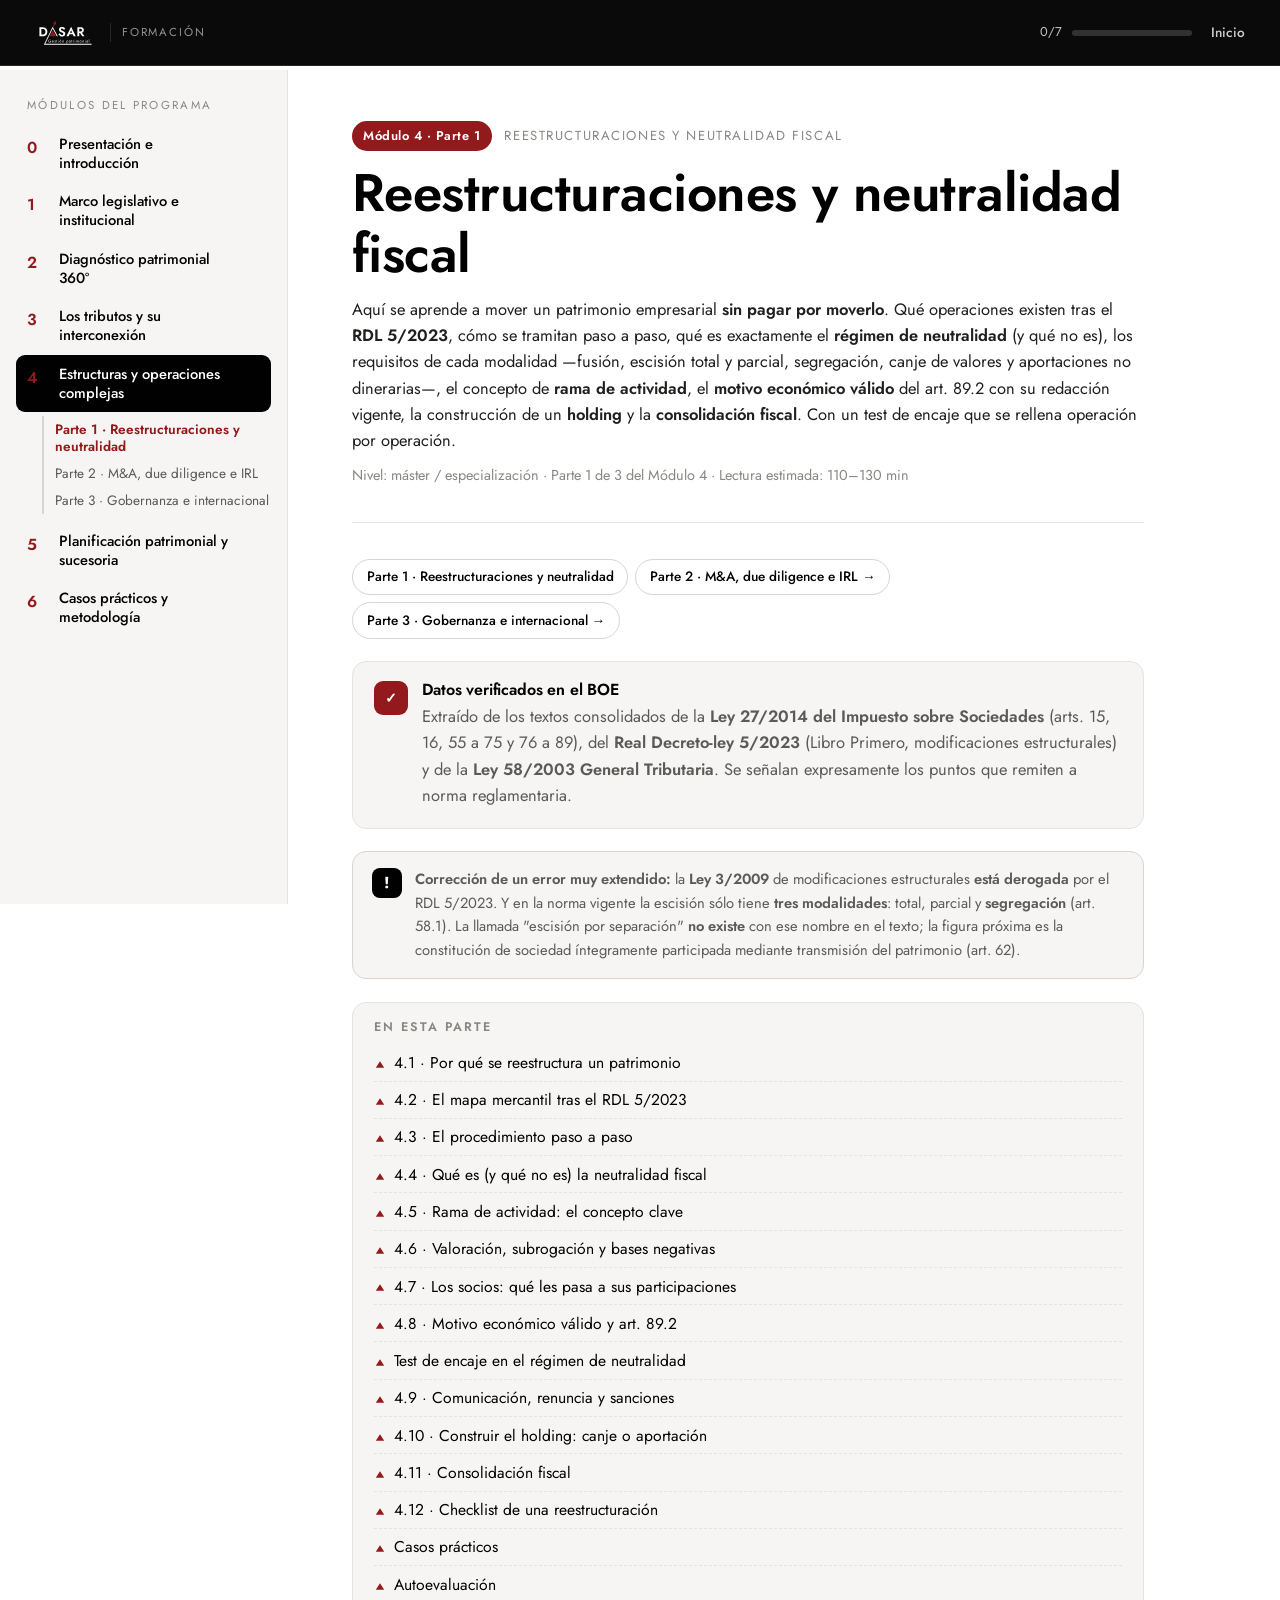
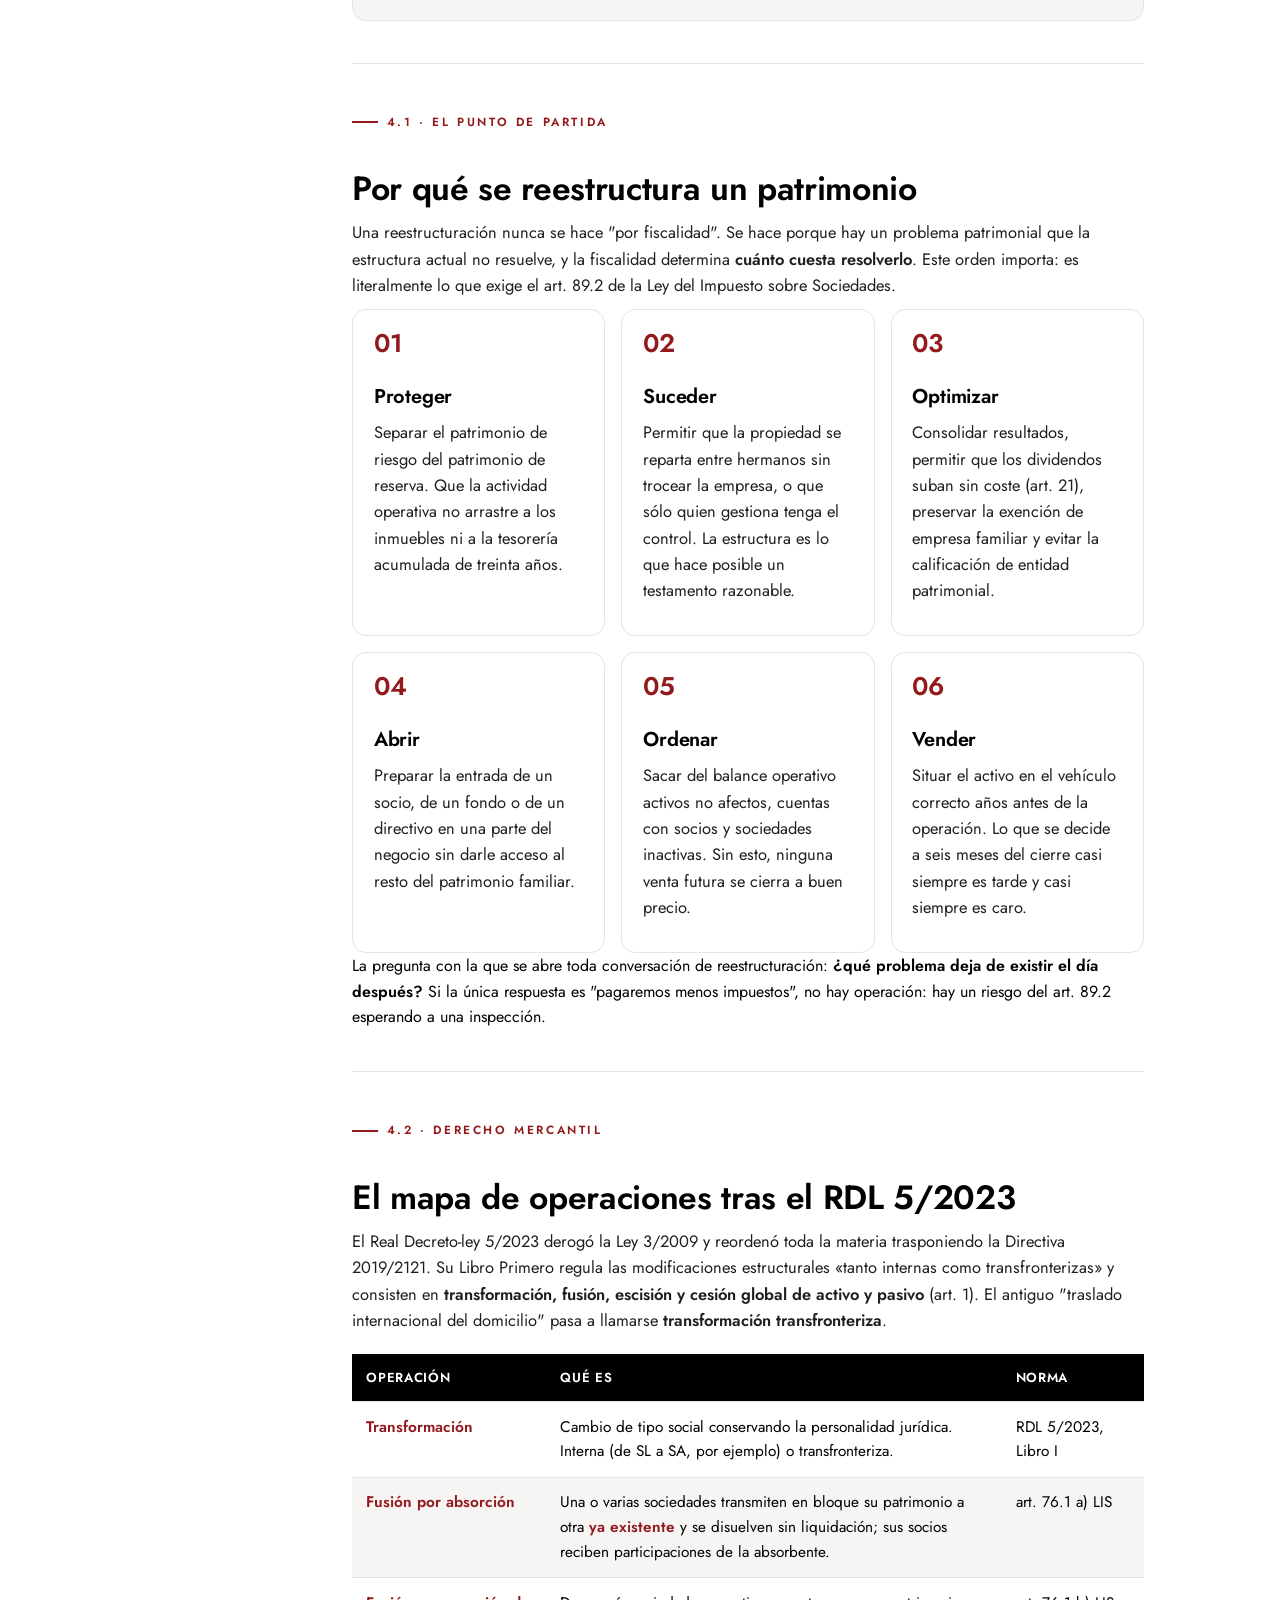
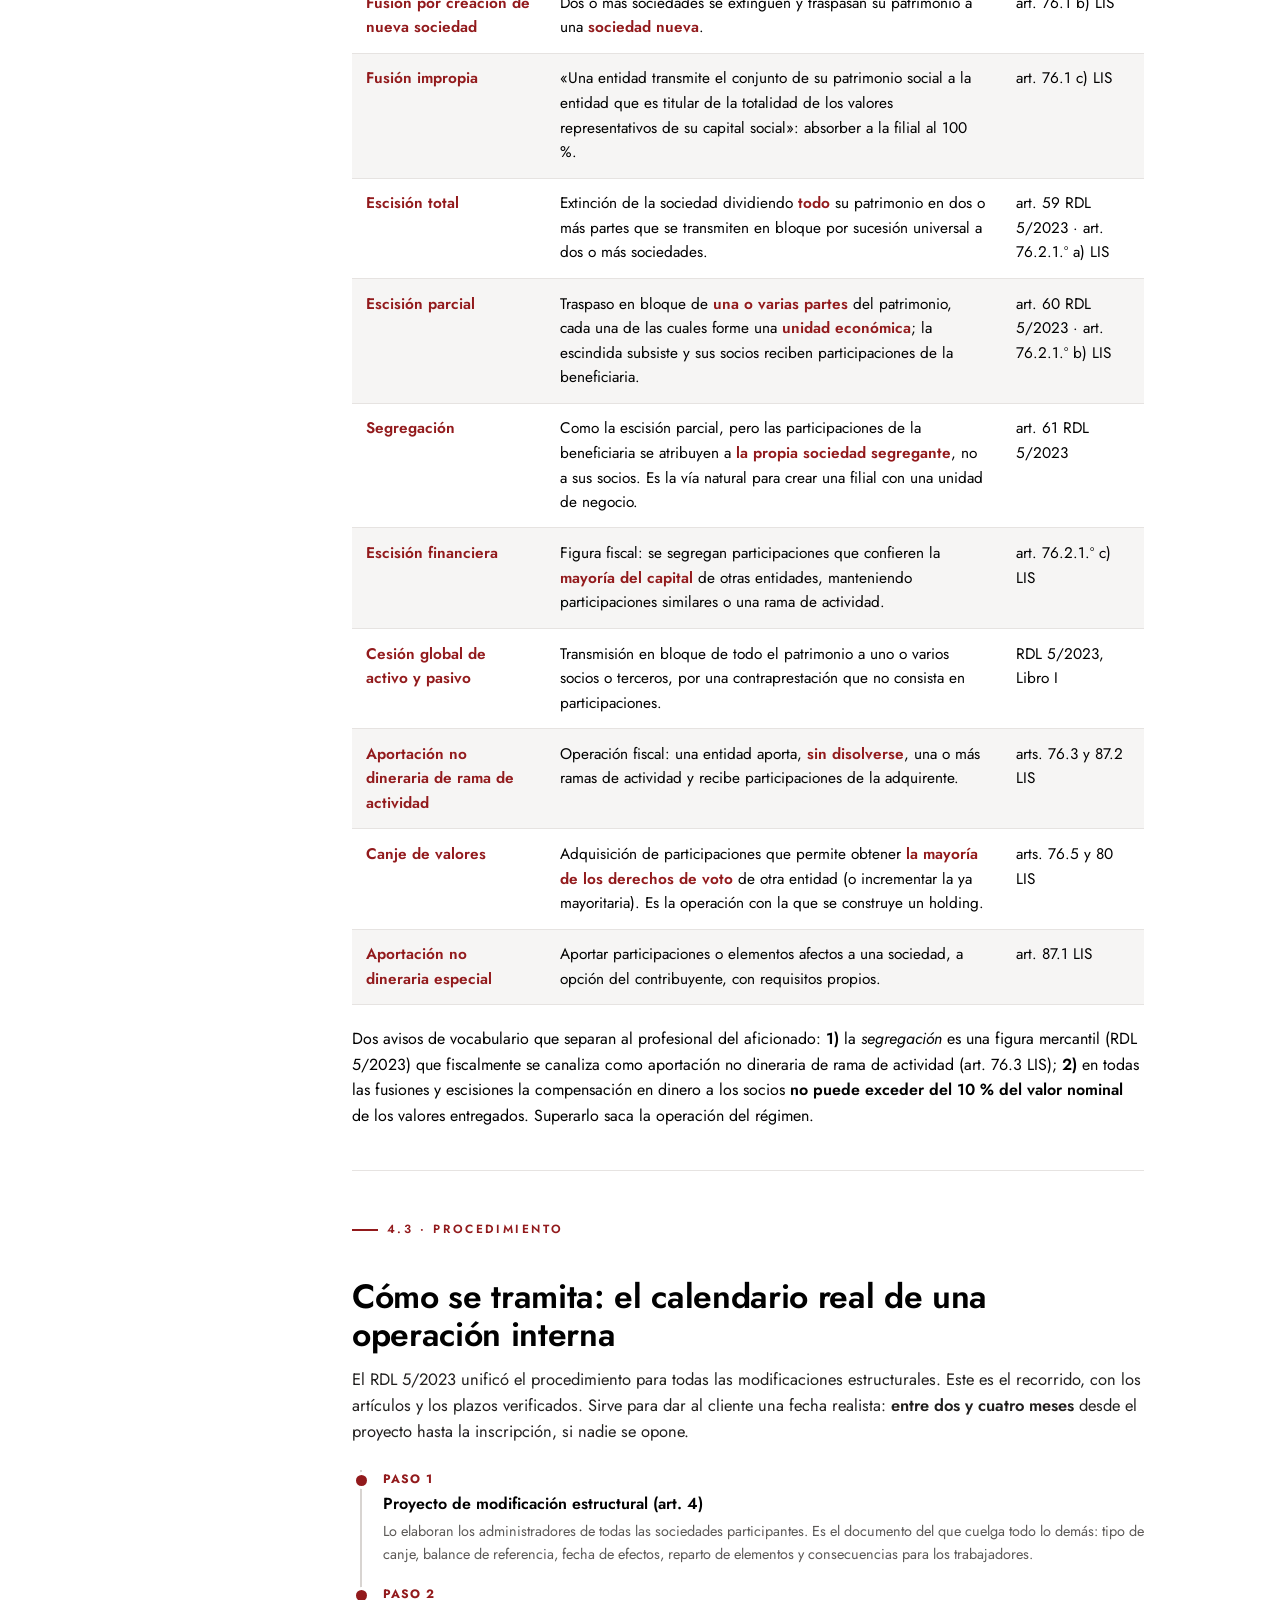
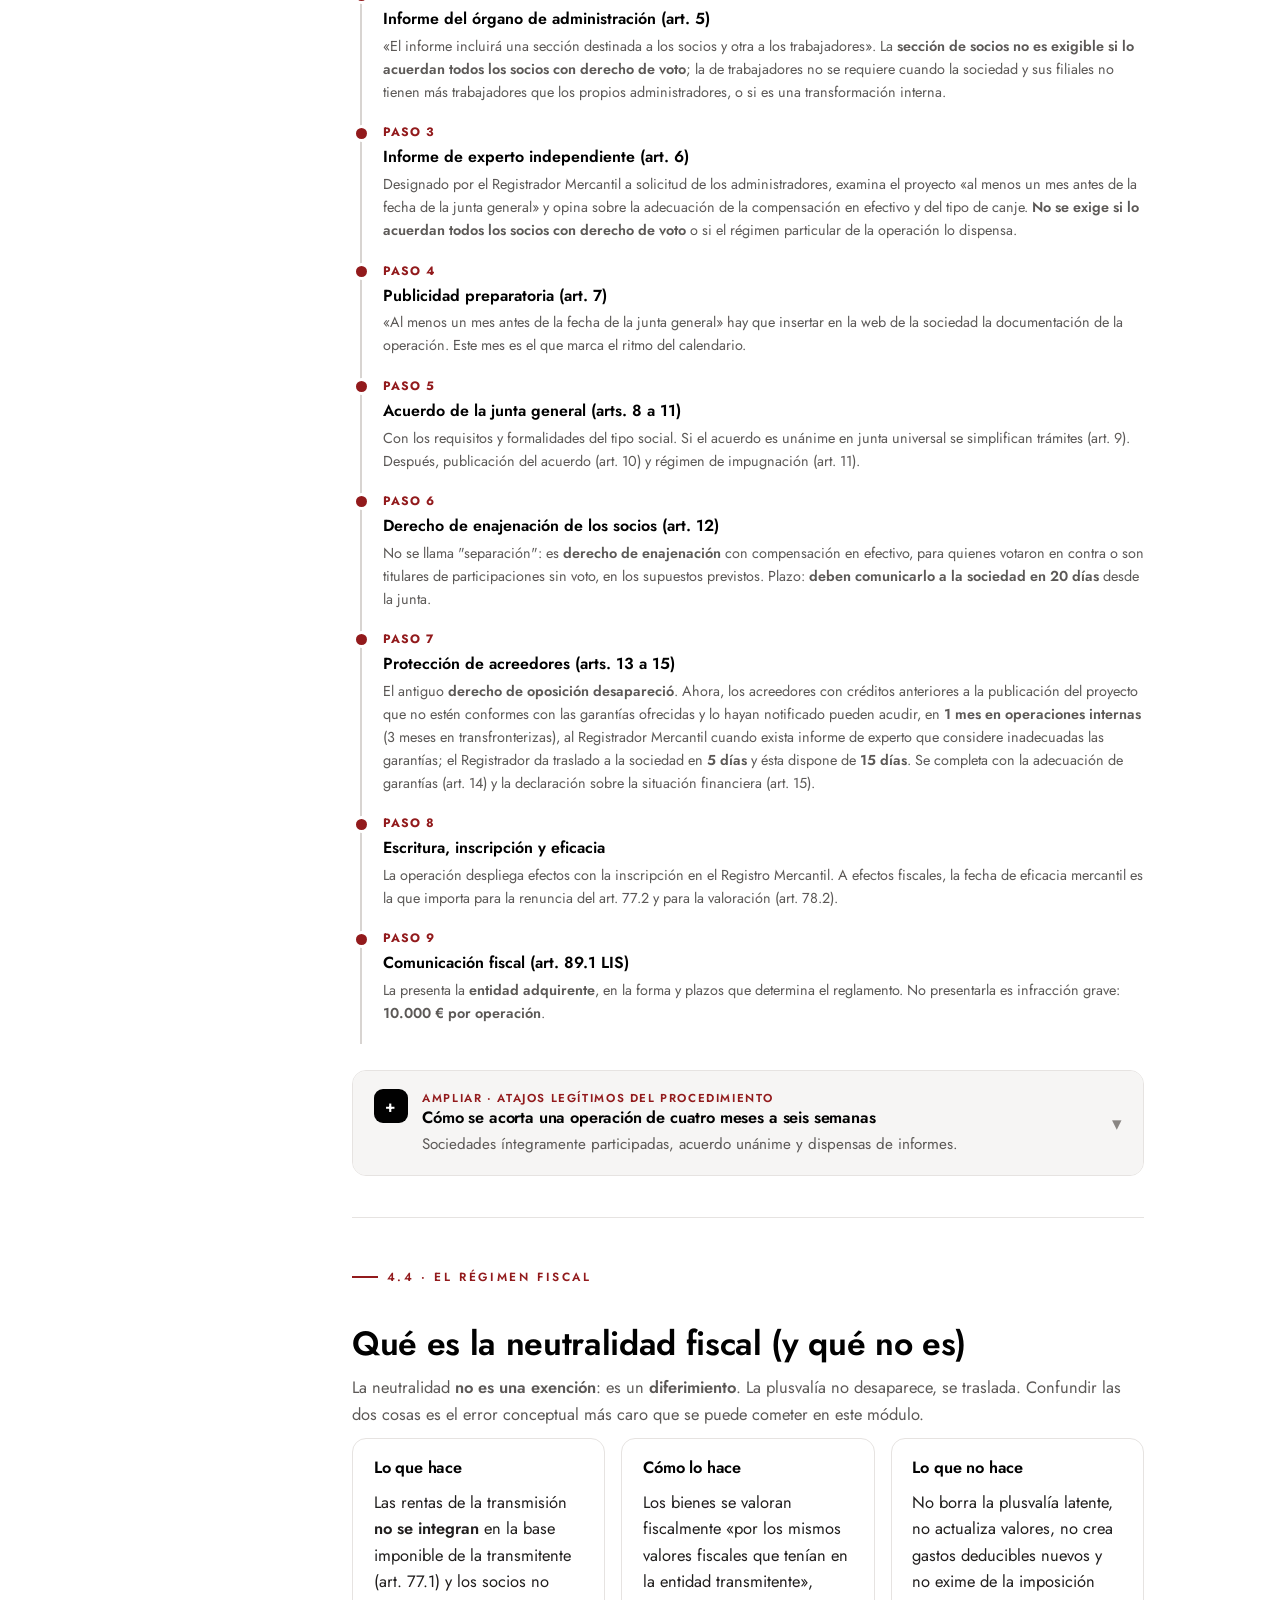
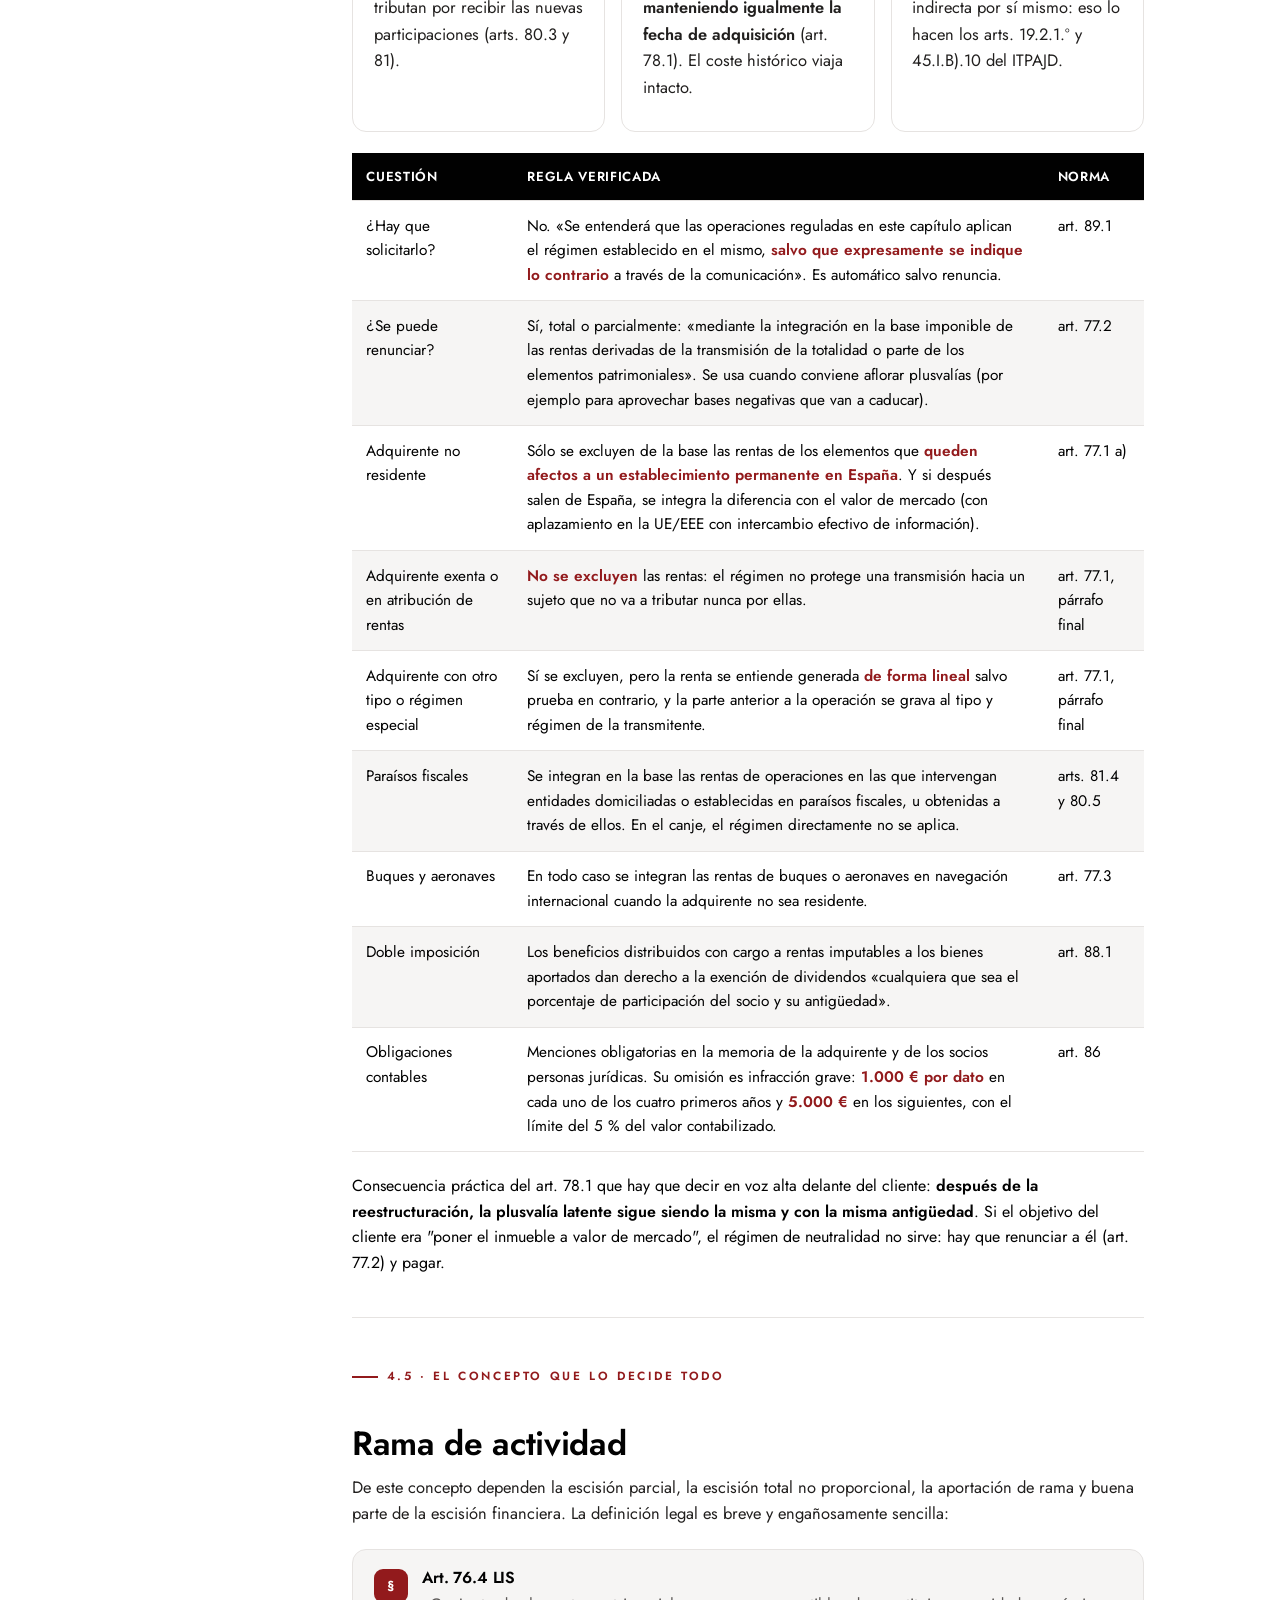
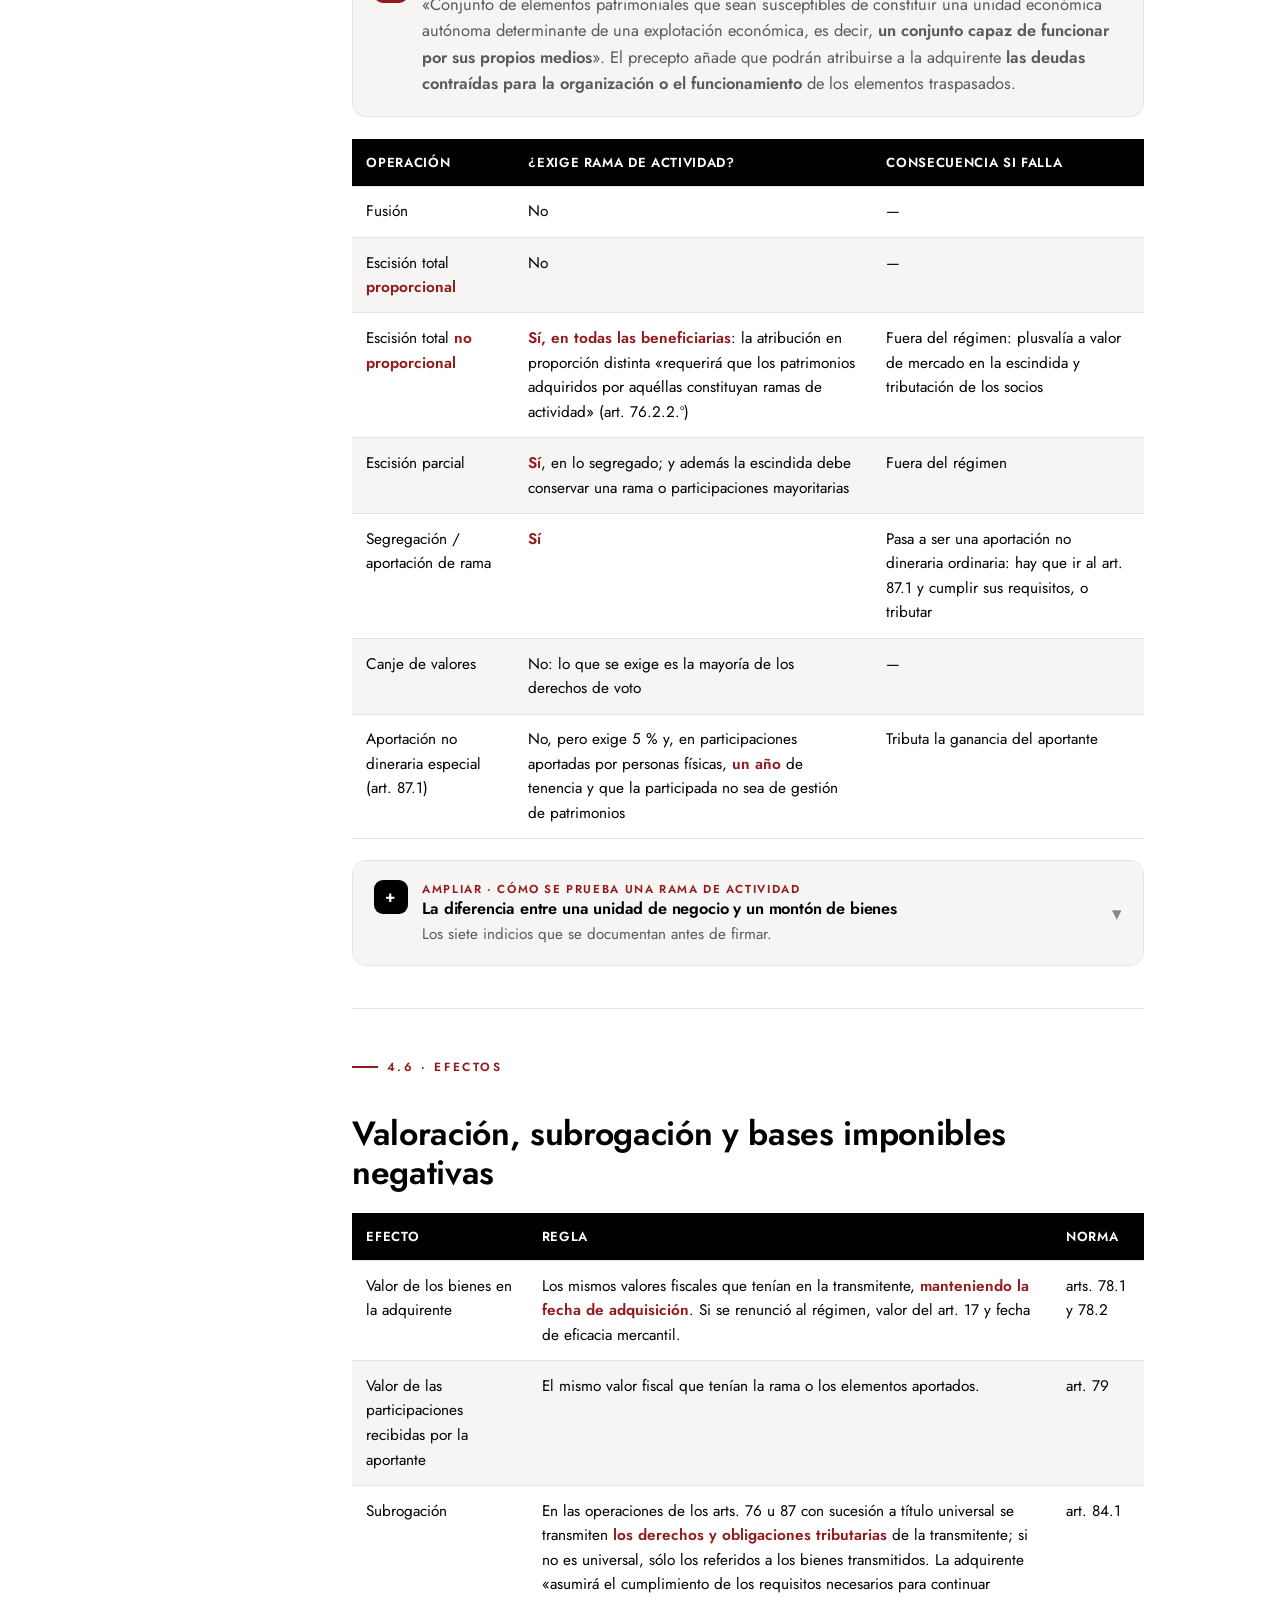
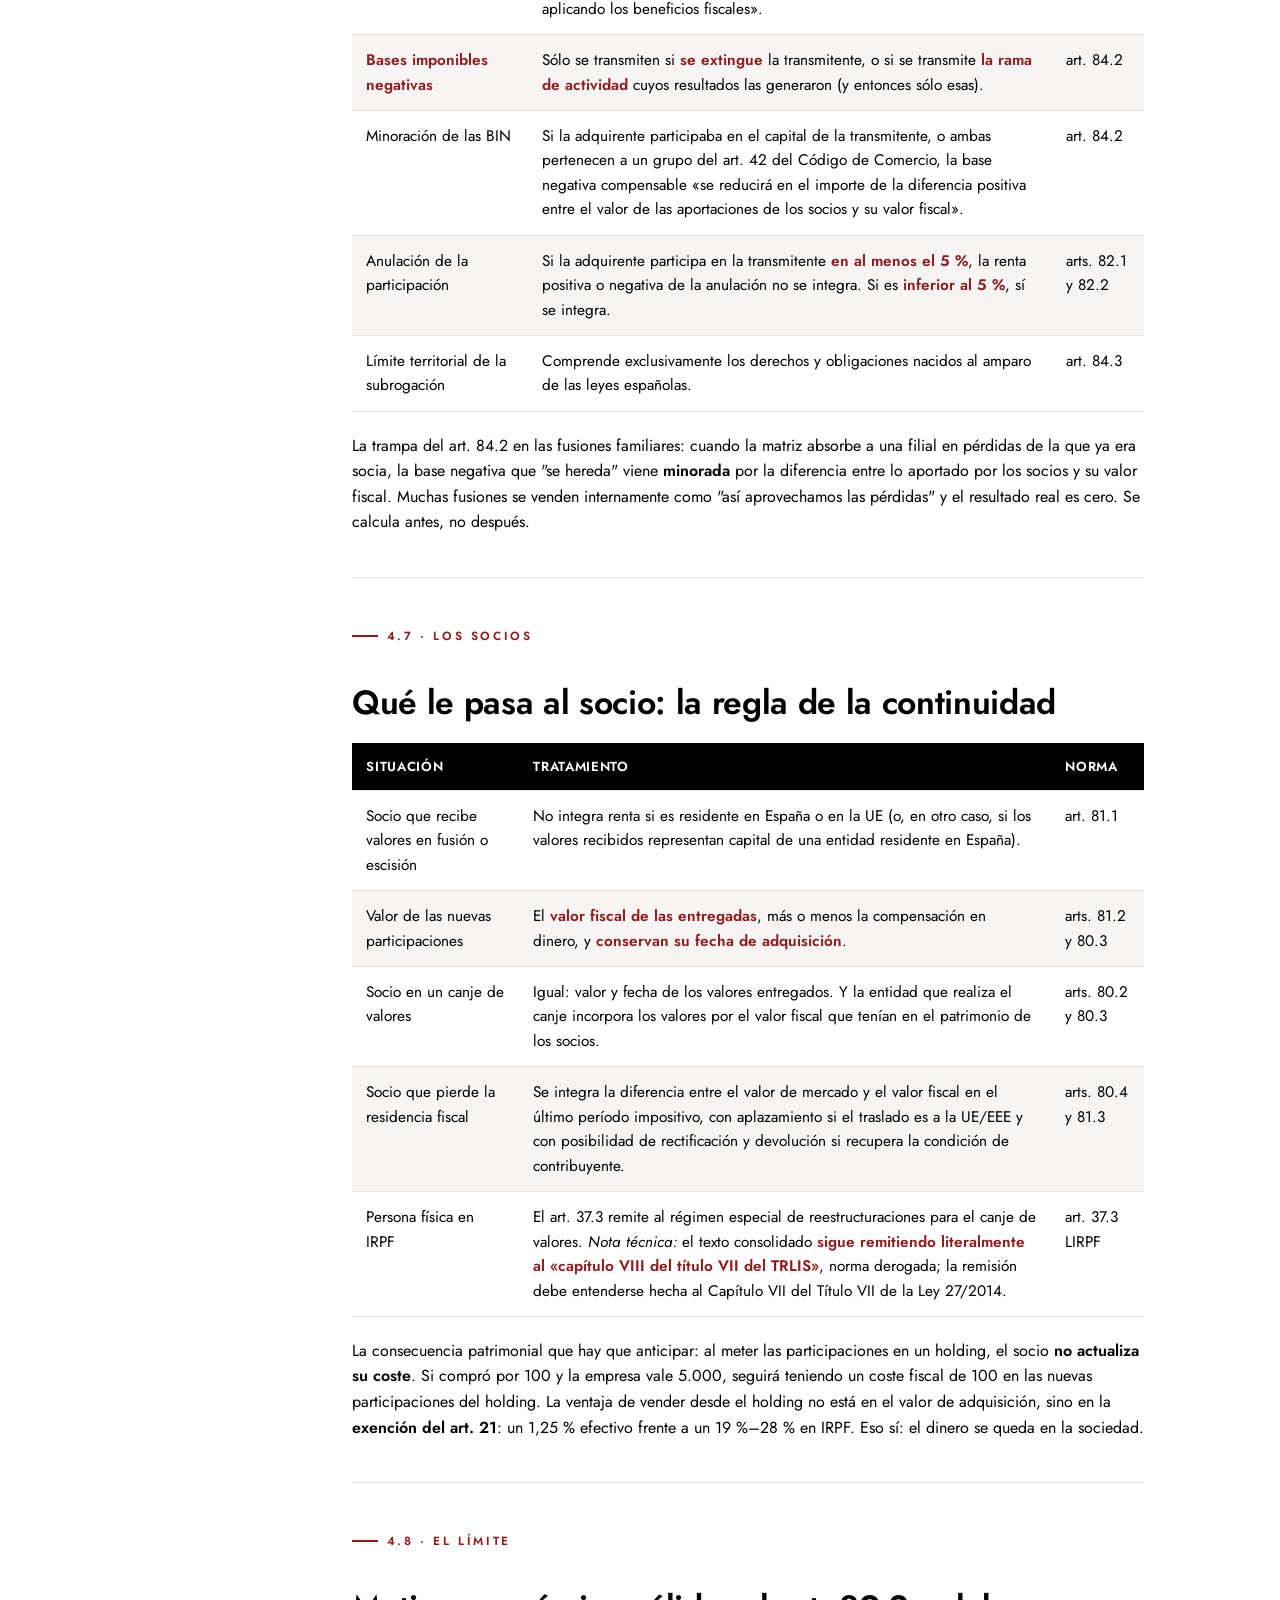
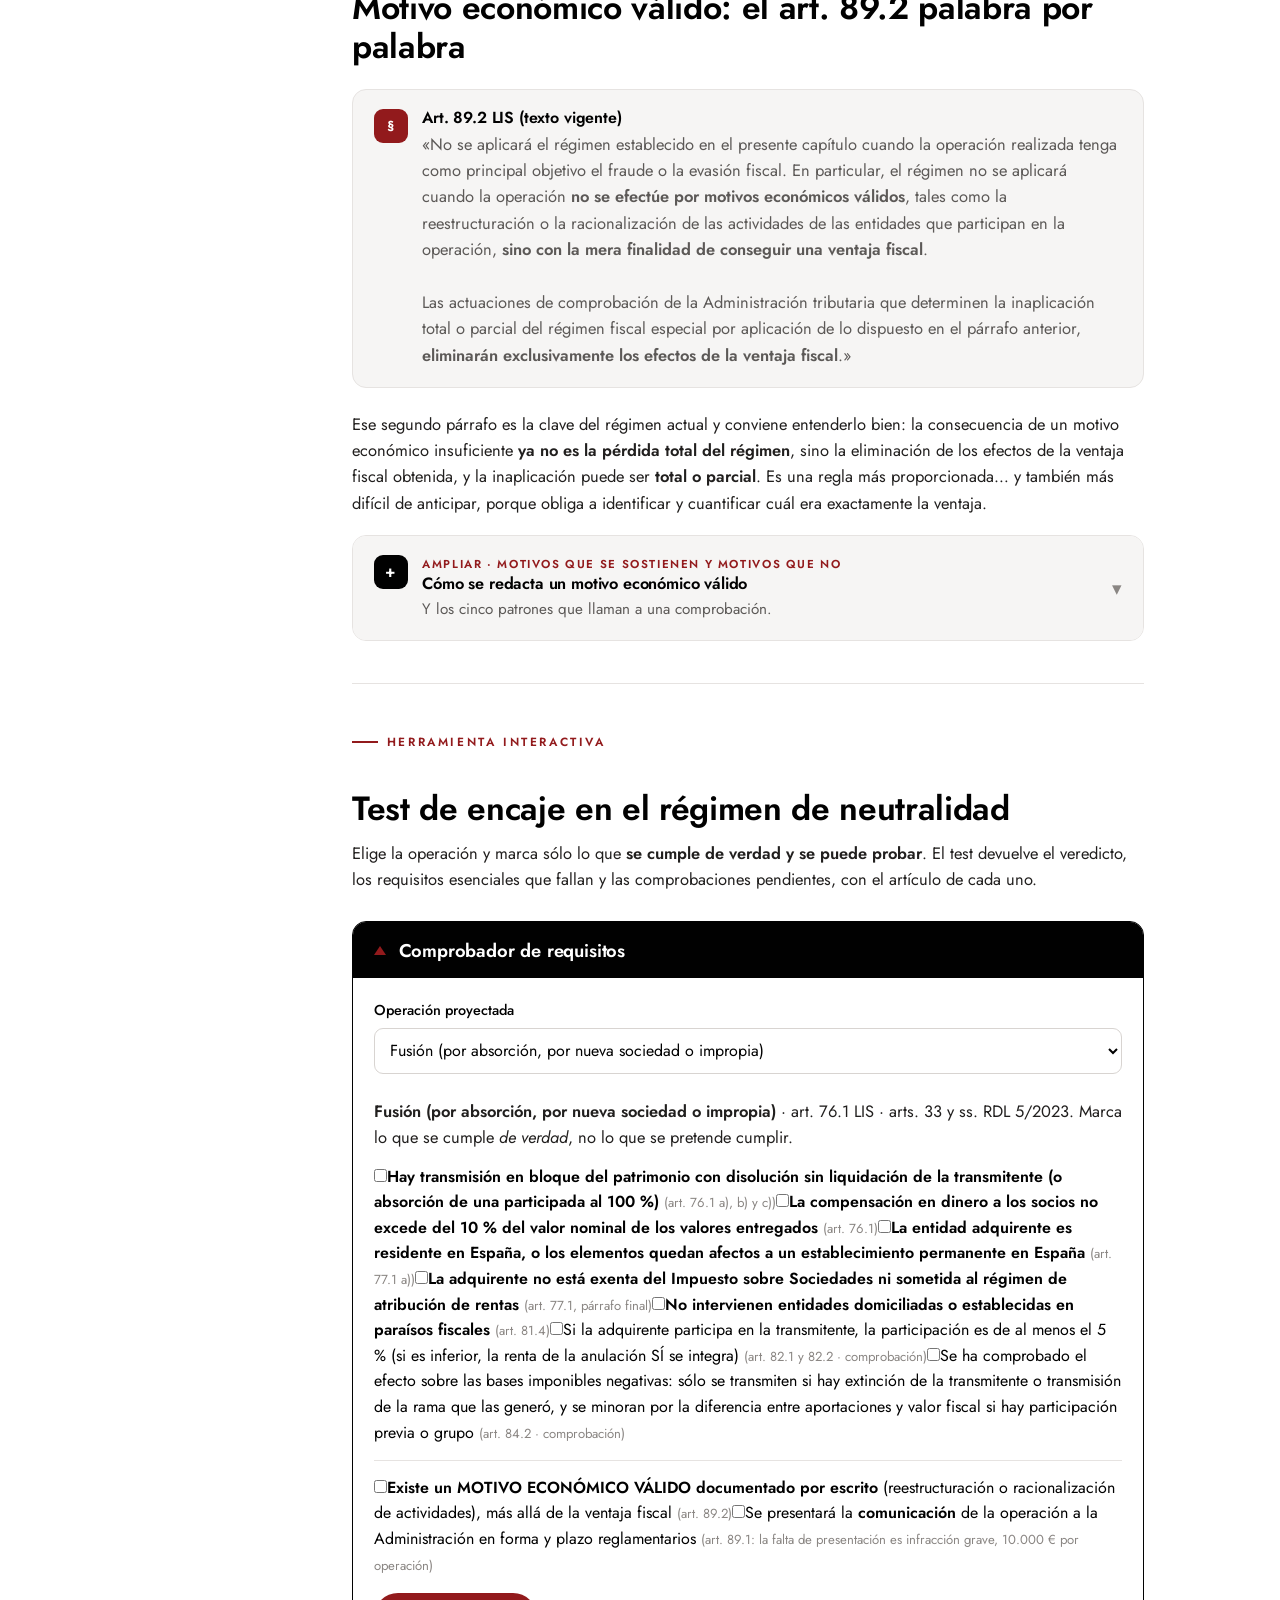
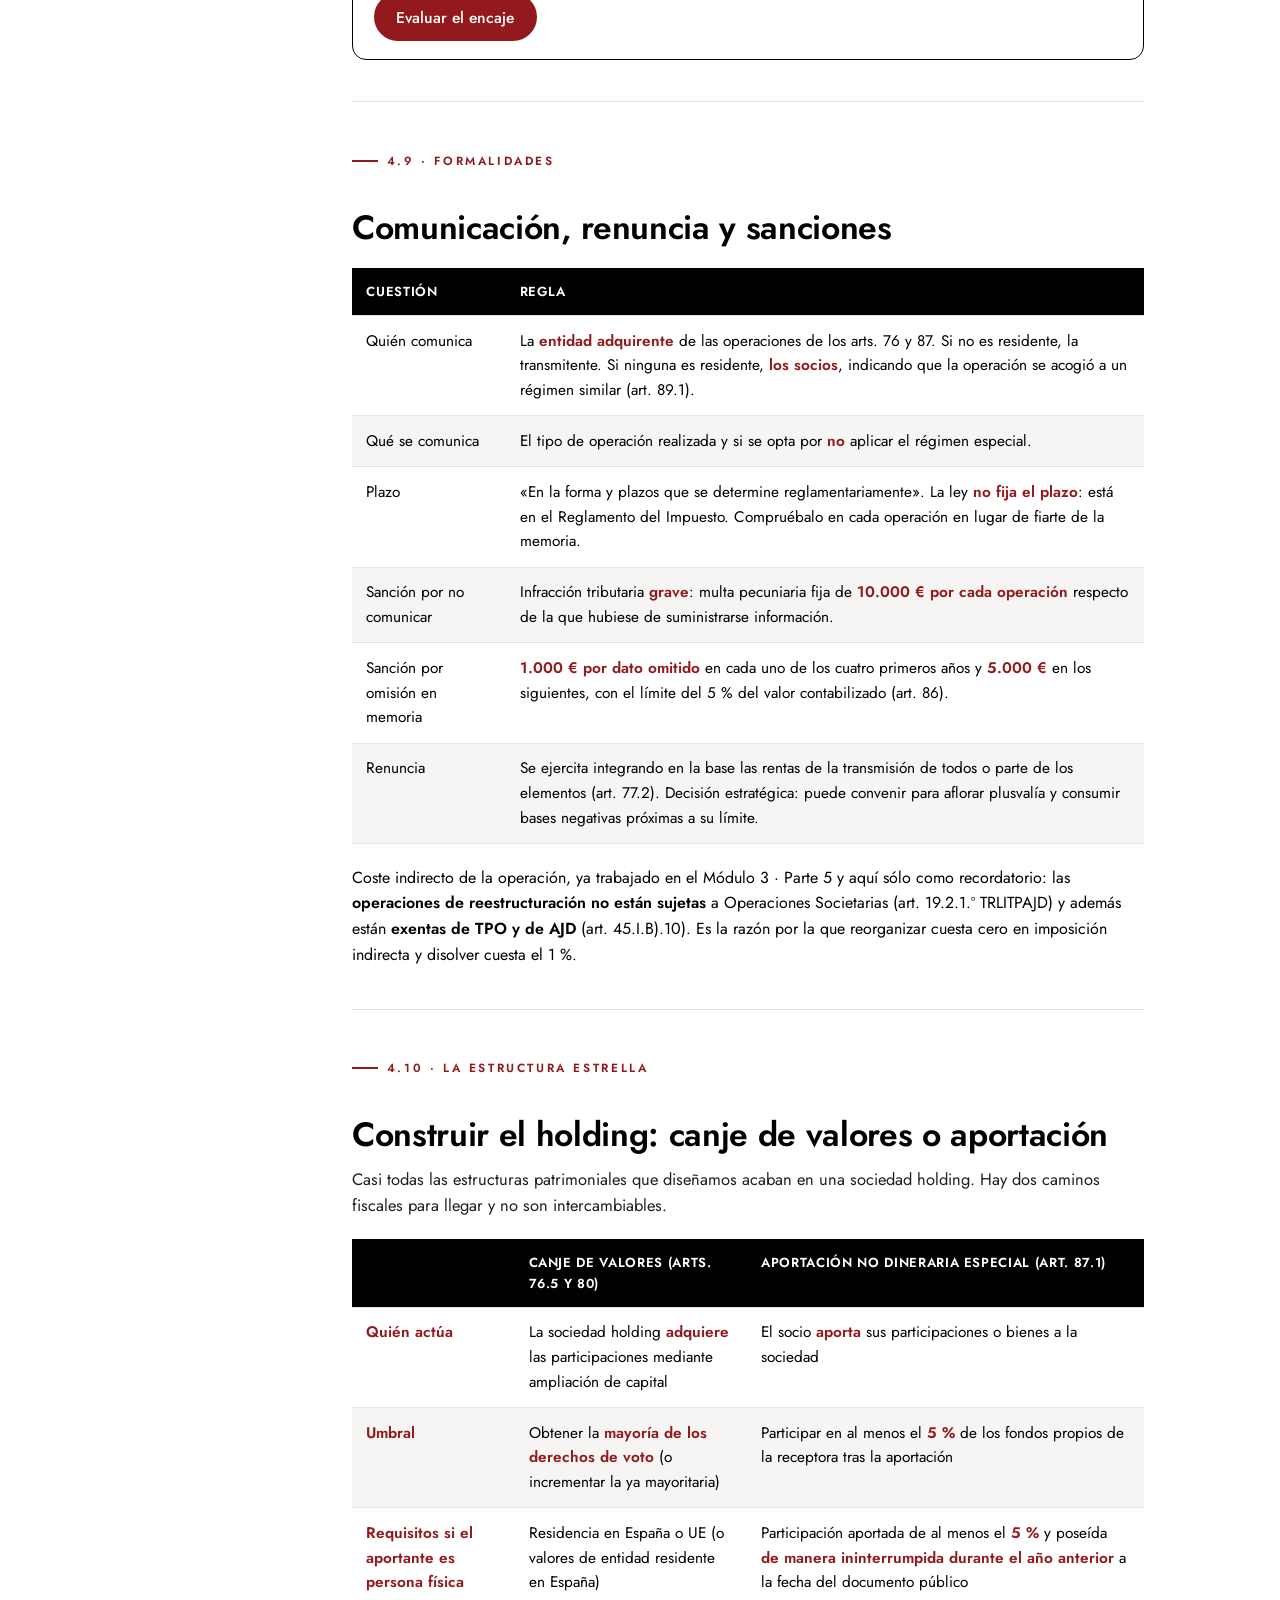
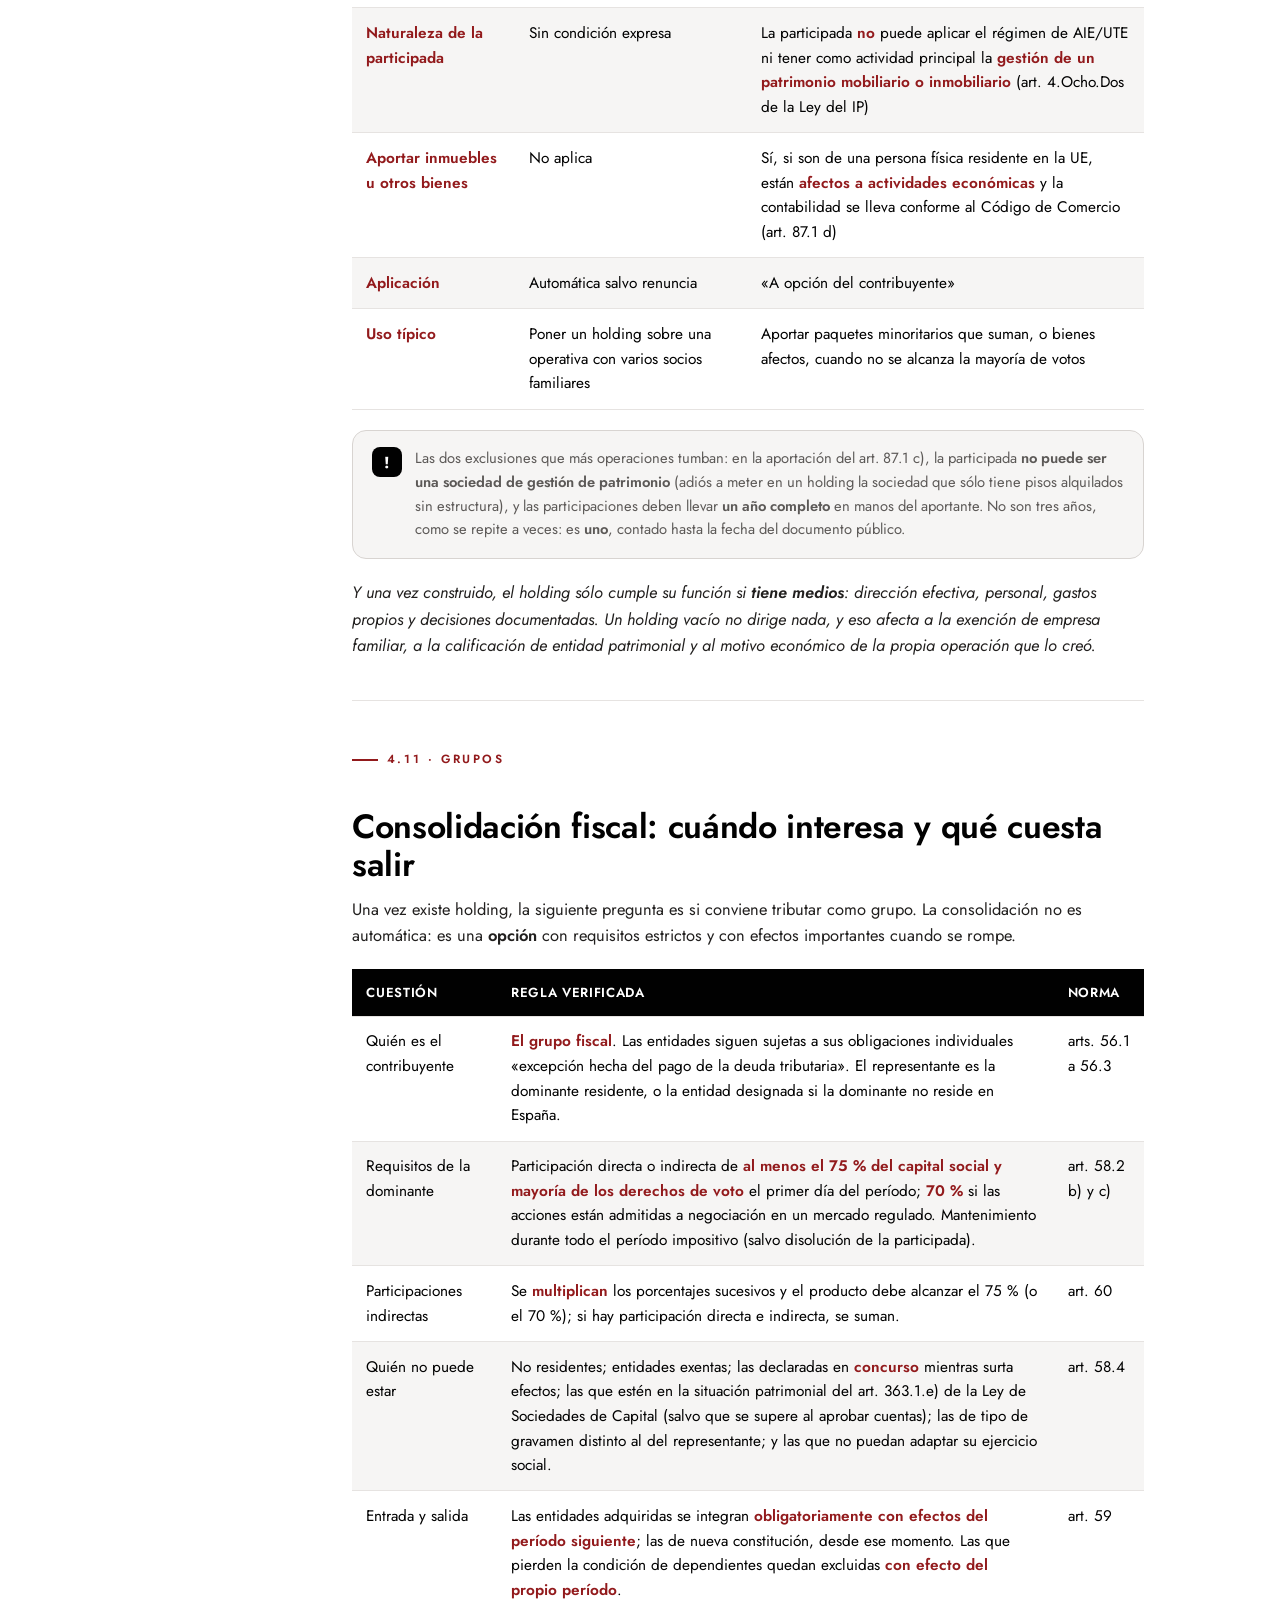
<file: modulo-4.html>
<!DOCTYPE html>
<html lang="es">
<head>
<meta charset="UTF-8">
<meta name="viewport" content="width=device-width, initial-scale=1.0">
<meta http-equiv="Cache-Control" content="no-cache, no-store, must-revalidate">
<meta http-equiv="Pragma" content="no-cache">
<meta http-equiv="Expires" content="0">
<title>Módulo 4 · Reestructuraciones y neutralidad fiscal · DASAR</title>
<meta name="description" content="Módulo 4 DASAR (parte 1): modificaciones estructurales tras el RDL 5/2023, régimen de neutralidad fiscal (arts. 76-89 LIS), rama de actividad, motivo económico válido, creación de holding y consolidación fiscal, con test de encaje interactivo.">
<link rel="icon" href="dasar-color.svg">
<link rel="preconnect" href="https://fonts.googleapis.com">
<link rel="preconnect" href="https://fonts.gstatic.com" crossorigin>
<link href="https://fonts.googleapis.com/css2?family=Jost:ital,wght@0,400;0,500;0,600;0,700;1,400&display=swap" rel="stylesheet">
<link rel="stylesheet" href="styles.css?v=17">
</head>
<body data-current="mod4">

<header class="topbar">
  <button class="menu-toggle" aria-label="Menú"><span></span><span></span><span></span></button>
  <a class="brand" href="index.html">
    <img src="dasar-blanco.svg" alt="DASAR Gestión Patrimonial">
    <span class="tag">Formación</span>
  </a>
  <span class="spacer"></span>
  <div class="tprogress" title="Progreso del programa">
    <span data-progress-text>0/7</span>
    <span class="bar"><i data-progress-bar></i></span>
  </div>
  <a class="home-link" href="index.html">Inicio</a>
</header>
<div class="readprogress" aria-hidden="true"><i></i></div>

<div class="layout">
  <aside class="sidebar">
    <div class="side-h">Módulos del programa</div>
    <nav id="sidebar-list"></nav>
  </aside>

  <main class="content prose">

    <div class="mod-head">
      <div class="eyebrow">
        <span class="mod-badge">Módulo 4 · Parte 1</span>
        <span class="mod-meta">Reestructuraciones y neutralidad fiscal</span>
      </div>
      <h1>Reestructuraciones y neutralidad fiscal</h1>
      <p class="lead">Aquí se aprende a mover un patrimonio empresarial <strong>sin pagar por moverlo</strong>. Qué operaciones existen tras el <strong>RDL 5/2023</strong>, cómo se tramitan paso a paso, qué es exactamente el <strong>régimen de neutralidad</strong> (y qué no es), los requisitos de cada modalidad —fusión, escisión total y parcial, segregación, canje de valores y aportaciones no dinerarias—, el concepto de <strong>rama de actividad</strong>, el <strong>motivo económico válido</strong> del art. 89.2 con su redacción vigente, la construcción de un <strong>holding</strong> y la <strong>consolidación fiscal</strong>. Con un test de encaje que se rellena operación por operación.</p>
      <p style="color:var(--muted-2);font-size:.9rem">Nivel: máster / especialización · Parte 1 de 3 del Módulo 4 · Lectura estimada: 110–130 min</p>
    </div>

    <nav class="partnav" aria-label="Partes del Módulo 4">
      <span class="p on">Parte 1 · Reestructuraciones y neutralidad</span>
      <a class="p" href="modulo-4-mya.html">Parte 2 · M&amp;A, due diligence e IRL →</a>
      <a class="p" href="modulo-4-gobernanza.html">Parte 3 · Gobernanza e internacional →</a>
    </nav>

    <div class="callout"><div class="ic">✓</div><div class="ct"><h4>Datos verificados en el BOE</h4><p>Extraído de los textos consolidados de la <strong>Ley 27/2014 del Impuesto sobre Sociedades</strong> (arts. 15, 16, 55 a 75 y 76 a 89), del <strong>Real Decreto-ley 5/2023</strong> (Libro Primero, modificaciones estructurales) y de la <strong>Ley 58/2003 General Tributaria</strong>. Se señalan expresamente los puntos que remiten a norma reglamentaria.</p></div></div>

    <div class="warnbox"><div class="ic">!</div><p><strong>Corrección de un error muy extendido:</strong> la <strong>Ley 3/2009</strong> de modificaciones estructurales <strong>está derogada</strong> por el RDL 5/2023. Y en la norma vigente la escisión sólo tiene <strong>tres modalidades</strong>: total, parcial y <strong>segregación</strong> (art. 58.1). La llamada "escisión por separación" <strong>no existe</strong> con ese nombre en el texto; la figura próxima es la constitución de sociedad íntegramente participada mediante transmisión del patrimonio (art. 62).</p></div>

    <div class="toc">
      <h4>En esta parte</h4>
      <a href="#s1"><span class="tri"></span>4.1 · Por qué se reestructura un patrimonio</a>
      <a href="#s2"><span class="tri"></span>4.2 · El mapa mercantil tras el RDL 5/2023</a>
      <a href="#s3"><span class="tri"></span>4.3 · El procedimiento paso a paso</a>
      <a href="#s4"><span class="tri"></span>4.4 · Qué es (y qué no es) la neutralidad fiscal</a>
      <a href="#s5"><span class="tri"></span>4.5 · Rama de actividad: el concepto clave</a>
      <a href="#s6"><span class="tri"></span>4.6 · Valoración, subrogación y bases negativas</a>
      <a href="#s7"><span class="tri"></span>4.7 · Los socios: qué les pasa a sus participaciones</a>
      <a href="#s8"><span class="tri"></span>4.8 · Motivo económico válido y art. 89.2</a>
      <a href="#test"><span class="tri"></span>Test de encaje en el régimen de neutralidad</a>
      <a href="#s9"><span class="tri"></span>4.9 · Comunicación, renuncia y sanciones</a>
      <a href="#s10"><span class="tri"></span>4.10 · Construir el holding: canje o aportación</a>
      <a href="#s11"><span class="tri"></span>4.11 · Consolidación fiscal</a>
      <a href="#s12"><span class="tri"></span>4.12 · Checklist de una reestructuración</a>
      <a href="#casos"><span class="tri"></span>Casos prácticos</a>
      <a href="#quiz"><span class="tri"></span>Autoevaluación</a>
    </div>

    <hr class="divider">

    <!-- 4.1 -->
    <section id="s1" class="reveal">
      <span class="kicker">4.1 · El punto de partida</span>
      <h2>Por qué se reestructura un patrimonio</h2>
      <p>Una reestructuración nunca se hace "por fiscalidad". Se hace porque hay un problema patrimonial que la estructura actual no resuelve, y la fiscalidad determina <strong>cuánto cuesta resolverlo</strong>. Este orden importa: es literalmente lo que exige el art. 89.2 de la Ley del Impuesto sobre Sociedades.</p>
      <div class="grid grid-3">
        <div class="card hoverable"><div class="num">01</div><h3>Proteger</h3><p>Separar el patrimonio de riesgo del patrimonio de reserva. Que la actividad operativa no arrastre a los inmuebles ni a la tesorería acumulada de treinta años.</p></div>
        <div class="card hoverable"><div class="num">02</div><h3>Suceder</h3><p>Permitir que la propiedad se reparta entre hermanos sin trocear la empresa, o que sólo quien gestiona tenga el control. La estructura es lo que hace posible un testamento razonable.</p></div>
        <div class="card hoverable"><div class="num">03</div><h3>Optimizar</h3><p>Consolidar resultados, permitir que los dividendos suban sin coste (art. 21), preservar la exención de empresa familiar y evitar la calificación de entidad patrimonial.</p></div>
        <div class="card hoverable"><div class="num">04</div><h3>Abrir</h3><p>Preparar la entrada de un socio, de un fondo o de un directivo en una parte del negocio sin darle acceso al resto del patrimonio familiar.</p></div>
        <div class="card hoverable"><div class="num">05</div><h3>Ordenar</h3><p>Sacar del balance operativo activos no afectos, cuentas con socios y sociedades inactivas. Sin esto, ninguna venta futura se cierra a buen precio.</p></div>
        <div class="card hoverable"><div class="num">06</div><h3>Vender</h3><p>Situar el activo en el vehículo correcto años antes de la operación. Lo que se decide a seis meses del cierre casi siempre es tarde y casi siempre es caro.</p></div>
      </div>
      <div class="flag">La pregunta con la que se abre toda conversación de reestructuración: <strong>¿qué problema deja de existir el día después?</strong> Si la única respuesta es "pagaremos menos impuestos", no hay operación: hay un riesgo del art. 89.2 esperando a una inspección.</div>
    </section>

    <hr class="divider">

    <!-- 4.2 -->
    <section id="s2" class="reveal">
      <span class="kicker">4.2 · Derecho mercantil</span>
      <h2>El mapa de operaciones tras el RDL 5/2023</h2>
      <p>El Real Decreto-ley 5/2023 derogó la Ley 3/2009 y reordenó toda la materia trasponiendo la Directiva 2019/2121. Su Libro Primero regula las modificaciones estructurales «tanto internas como transfronterizas» y consisten en <strong>transformación, fusión, escisión y cesión global de activo y pasivo</strong> (art. 1). El antiguo "traslado internacional del domicilio" pasa a llamarse <strong>transformación transfronteriza</strong>.</p>
      <table class="tbl">
        <thead><tr><th>Operación</th><th>Qué es</th><th>Norma</th></tr></thead>
        <tbody>
          <tr><td><strong>Transformación</strong></td><td>Cambio de tipo social conservando la personalidad jurídica. Interna (de SL a SA, por ejemplo) o transfronteriza.</td><td>RDL 5/2023, Libro I</td></tr>
          <tr><td><strong>Fusión por absorción</strong></td><td>Una o varias sociedades transmiten en bloque su patrimonio a otra <strong>ya existente</strong> y se disuelven sin liquidación; sus socios reciben participaciones de la absorbente.</td><td>art. 76.1 a) LIS</td></tr>
          <tr><td><strong>Fusión por creación de nueva sociedad</strong></td><td>Dos o más sociedades se extinguen y traspasan su patrimonio a una <strong>sociedad nueva</strong>.</td><td>art. 76.1 b) LIS</td></tr>
          <tr><td><strong>Fusión impropia</strong></td><td>«Una entidad transmite el conjunto de su patrimonio social a la entidad que es titular de la totalidad de los valores representativos de su capital social»: absorber a la filial al 100 %.</td><td>art. 76.1 c) LIS</td></tr>
          <tr><td><strong>Escisión total</strong></td><td>Extinción de la sociedad dividiendo <strong>todo</strong> su patrimonio en dos o más partes que se transmiten en bloque por sucesión universal a dos o más sociedades.</td><td>art. 59 RDL 5/2023 · art. 76.2.1.º a) LIS</td></tr>
          <tr><td><strong>Escisión parcial</strong></td><td>Traspaso en bloque de <strong>una o varias partes</strong> del patrimonio, cada una de las cuales forme una <strong>unidad económica</strong>; la escindida subsiste y sus socios reciben participaciones de la beneficiaria.</td><td>art. 60 RDL 5/2023 · art. 76.2.1.º b) LIS</td></tr>
          <tr><td><strong>Segregación</strong></td><td>Como la escisión parcial, pero las participaciones de la beneficiaria se atribuyen a <strong>la propia sociedad segregante</strong>, no a sus socios. Es la vía natural para crear una filial con una unidad de negocio.</td><td>art. 61 RDL 5/2023</td></tr>
          <tr><td><strong>Escisión financiera</strong></td><td>Figura fiscal: se segregan participaciones que confieren la <strong>mayoría del capital</strong> de otras entidades, manteniendo participaciones similares o una rama de actividad.</td><td>art. 76.2.1.º c) LIS</td></tr>
          <tr><td><strong>Cesión global de activo y pasivo</strong></td><td>Transmisión en bloque de todo el patrimonio a uno o varios socios o terceros, por una contraprestación que no consista en participaciones.</td><td>RDL 5/2023, Libro I</td></tr>
          <tr><td><strong>Aportación no dineraria de rama de actividad</strong></td><td>Operación fiscal: una entidad aporta, <strong>sin disolverse</strong>, una o más ramas de actividad y recibe participaciones de la adquirente.</td><td>arts. 76.3 y 87.2 LIS</td></tr>
          <tr><td><strong>Canje de valores</strong></td><td>Adquisición de participaciones que permite obtener <strong>la mayoría de los derechos de voto</strong> de otra entidad (o incrementar la ya mayoritaria). Es la operación con la que se construye un holding.</td><td>arts. 76.5 y 80 LIS</td></tr>
          <tr><td><strong>Aportación no dineraria especial</strong></td><td>Aportar participaciones o elementos afectos a una sociedad, a opción del contribuyente, con requisitos propios.</td><td>art. 87.1 LIS</td></tr>
        </tbody>
      </table>
      <div class="flag">Dos avisos de vocabulario que separan al profesional del aficionado: <strong>1)</strong> la <em>segregación</em> es una figura mercantil (RDL 5/2023) que fiscalmente se canaliza como aportación no dineraria de rama de actividad (art. 76.3 LIS); <strong>2)</strong> en todas las fusiones y escisiones la compensación en dinero a los socios <strong>no puede exceder del 10 % del valor nominal</strong> de los valores entregados. Superarlo saca la operación del régimen.</div>
    </section>

    <hr class="divider">

    <!-- 4.3 -->
    <section id="s3" class="reveal">
      <span class="kicker">4.3 · Procedimiento</span>
      <h2>Cómo se tramita: el calendario real de una operación interna</h2>
      <p>El RDL 5/2023 unificó el procedimiento para todas las modificaciones estructurales. Este es el recorrido, con los artículos y los plazos verificados. Sirve para dar al cliente una fecha realista: <strong>entre dos y cuatro meses</strong> desde el proyecto hasta la inscripción, si nadie se opone.</p>
      <div class="timeline">
        <div class="tlstep"><div class="tl-w">Paso 1</div><div class="tl-t">Proyecto de modificación estructural (art. 4)</div><div class="tl-d">Lo elaboran los administradores de todas las sociedades participantes. Es el documento del que cuelga todo lo demás: tipo de canje, balance de referencia, fecha de efectos, reparto de elementos y consecuencias para los trabajadores.</div></div>
        <div class="tlstep"><div class="tl-w">Paso 2</div><div class="tl-t">Informe del órgano de administración (art. 5)</div><div class="tl-d">«El informe incluirá una sección destinada a los socios y otra a los trabajadores». La <strong>sección de socios no es exigible si lo acuerdan todos los socios con derecho de voto</strong>; la de trabajadores no se requiere cuando la sociedad y sus filiales no tienen más trabajadores que los propios administradores, o si es una transformación interna.</div></div>
        <div class="tlstep"><div class="tl-w">Paso 3</div><div class="tl-t">Informe de experto independiente (art. 6)</div><div class="tl-d">Designado por el Registrador Mercantil a solicitud de los administradores, examina el proyecto «al menos un mes antes de la fecha de la junta general» y opina sobre la adecuación de la compensación en efectivo y del tipo de canje. <strong>No se exige si lo acuerdan todos los socios con derecho de voto</strong> o si el régimen particular de la operación lo dispensa.</div></div>
        <div class="tlstep"><div class="tl-w">Paso 4</div><div class="tl-t">Publicidad preparatoria (art. 7)</div><div class="tl-d">«Al menos un mes antes de la fecha de la junta general» hay que insertar en la web de la sociedad la documentación de la operación. Este mes es el que marca el ritmo del calendario.</div></div>
        <div class="tlstep"><div class="tl-w">Paso 5</div><div class="tl-t">Acuerdo de la junta general (arts. 8 a 11)</div><div class="tl-d">Con los requisitos y formalidades del tipo social. Si el acuerdo es unánime en junta universal se simplifican trámites (art. 9). Después, publicación del acuerdo (art. 10) y régimen de impugnación (art. 11).</div></div>
        <div class="tlstep"><div class="tl-w">Paso 6</div><div class="tl-t">Derecho de enajenación de los socios (art. 12)</div><div class="tl-d">No se llama "separación": es <strong>derecho de enajenación</strong> con compensación en efectivo, para quienes votaron en contra o son titulares de participaciones sin voto, en los supuestos previstos. Plazo: <strong>deben comunicarlo a la sociedad en 20 días</strong> desde la junta.</div></div>
        <div class="tlstep"><div class="tl-w">Paso 7</div><div class="tl-t">Protección de acreedores (arts. 13 a 15)</div><div class="tl-d">El antiguo <strong>derecho de oposición desapareció</strong>. Ahora, los acreedores con créditos anteriores a la publicación del proyecto que no estén conformes con las garantías ofrecidas y lo hayan notificado pueden acudir, en <strong>1 mes en operaciones internas</strong> (3 meses en transfronterizas), al Registrador Mercantil cuando exista informe de experto que considere inadecuadas las garantías; el Registrador da traslado a la sociedad en <strong>5 días</strong> y ésta dispone de <strong>15 días</strong>. Se completa con la adecuación de garantías (art. 14) y la declaración sobre la situación financiera (art. 15).</div></div>
        <div class="tlstep"><div class="tl-w">Paso 8</div><div class="tl-t">Escritura, inscripción y eficacia</div><div class="tl-d">La operación despliega efectos con la inscripción en el Registro Mercantil. A efectos fiscales, la fecha de eficacia mercantil es la que importa para la renuncia del art. 77.2 y para la valoración (art. 78.2).</div></div>
        <div class="tlstep"><div class="tl-w">Paso 9</div><div class="tl-t">Comunicación fiscal (art. 89.1 LIS)</div><div class="tl-d">La presenta la <strong>entidad adquirente</strong>, en la forma y plazos que determina el reglamento. No presentarla es infracción grave: <strong>10.000 € por operación</strong>.</div></div>
      </div>
      <div class="caso svc" data-act="simplifica">
        <div class="caso-h"><div class="ci">+</div><div class="cti"><div class="cl">Ampliar · atajos legítimos del procedimiento</div><h4>Cómo se acorta una operación de cuatro meses a seis semanas</h4><p>Sociedades íntegramente participadas, acuerdo unánime y dispensas de informes.</p></div><div class="chev">▾</div></div>
        <div class="caso-body"><div class="caso-inner">
          <div class="plano"><h5>Absorción de sociedad íntegramente participada (art. 53)</h5><p>«Cuando la sociedad absorbente fuera titular de forma directa o indirecta de todas las acciones o participaciones sociales» de la absorbida, la operación puede realizarse sin varios de los requisitos generales, empezando por las menciones del proyecto relativas al <strong>tipo de canje</strong> y a las modalidades de entrega. Es el atajo más usado para limpiar sociedades del grupo.</p></div>
          <div class="plano"><h5>Participación del 90 % o más (arts. 54 y 55)</h5><p>Existe un régimen específico para la absorción de participada al 90 % y para la junta de la absorbente cuando es titular directa de ese porcentaje. Ojo: en estos casos el <strong>derecho de enajenación del art. 12</strong> aparece precisamente cuando no se elaboran los informes de administradores y de experto.</p></div>
          <div class="plano"><h5>Acuerdo unánime en junta universal (art. 9)</h5><p>En sociedades familiares con pocos socios es lo habitual y elimina buena parte de la fricción: si todos los socios con derecho de voto lo acuerdan, se dispensan la sección de socios del informe (art. 5) y el informe de experto (art. 6.7).</p></div>
          <div class="plano"><h5>Lo que NO se puede acortar</h5><p>La <strong>publicidad</strong> del art. 7 y la <strong>protección de acreedores</strong> del art. 13 no dependen de la voluntad de los socios: protegen a terceros. Y la <strong>comunicación fiscal</strong> del art. 89.1 tampoco. Cuando un cliente pide "hacerlo todo antes de fin de año", esos son los cuellos de botella que hay que explicar.</p></div>
          <div class="plano"><h5>Simplificación en escisión (art. 71)</h5><p>La norma prevé también simplificación de requisitos en escisiones, con referencias a la segregación y a la sociedad íntegramente participada. Antes de diseñar el calendario, revisa el régimen particular de la modalidad concreta: cada una tiene sus propias dispensas.</p></div>
        </div></div>
      </div>
    </section>

    <hr class="divider">

    <!-- 4.4 -->
    <section id="s4" class="reveal">
      <span class="kicker">4.4 · El régimen fiscal</span>
      <h2>Qué es la neutralidad fiscal (y qué no es)</h2>
      <p class="lead" style="color:var(--muted)">La neutralidad <strong>no es una exención</strong>: es un <strong>diferimiento</strong>. La plusvalía no desaparece, se traslada. Confundir las dos cosas es el error conceptual más caro que se puede cometer en este módulo.</p>
      <div class="grid grid-3">
        <div class="card"><h4>Lo que hace</h4><p>Las rentas de la transmisión <strong>no se integran</strong> en la base imponible de la transmitente (art. 77.1) y los socios no tributan por recibir las nuevas participaciones (arts. 80.3 y 81).</p></div>
        <div class="card"><h4>Cómo lo hace</h4><p>Los bienes se valoran fiscalmente «por los mismos valores fiscales que tenían en la entidad transmitente», <strong>manteniendo igualmente la fecha de adquisición</strong> (art. 78.1). El coste histórico viaja intacto.</p></div>
        <div class="card"><h4>Lo que no hace</h4><p>No borra la plusvalía latente, no actualiza valores, no crea gastos deducibles nuevos y no exime de la imposición indirecta por sí mismo: eso lo hacen los arts. 19.2.1.º y 45.I.B).10 del ITPAJD.</p></div>
      </div>
      <table class="tbl">
        <thead><tr><th>Cuestión</th><th>Regla verificada</th><th>Norma</th></tr></thead>
        <tbody>
          <tr><td>¿Hay que solicitarlo?</td><td>No. «Se entenderá que las operaciones reguladas en este capítulo aplican el régimen establecido en el mismo, <strong>salvo que expresamente se indique lo contrario</strong> a través de la comunicación». Es automático salvo renuncia.</td><td>art. 89.1</td></tr>
          <tr><td>¿Se puede renunciar?</td><td>Sí, total o parcialmente: «mediante la integración en la base imponible de las rentas derivadas de la transmisión de la totalidad o parte de los elementos patrimoniales». Se usa cuando conviene aflorar plusvalías (por ejemplo para aprovechar bases negativas que van a caducar).</td><td>art. 77.2</td></tr>
          <tr><td>Adquirente no residente</td><td>Sólo se excluyen de la base las rentas de los elementos que <strong>queden afectos a un establecimiento permanente en España</strong>. Y si después salen de España, se integra la diferencia con el valor de mercado (con aplazamiento en la UE/EEE con intercambio efectivo de información).</td><td>art. 77.1 a)</td></tr>
          <tr><td>Adquirente exenta o en atribución de rentas</td><td><strong>No se excluyen</strong> las rentas: el régimen no protege una transmisión hacia un sujeto que no va a tributar nunca por ellas.</td><td>art. 77.1, párrafo final</td></tr>
          <tr><td>Adquirente con otro tipo o régimen especial</td><td>Sí se excluyen, pero la renta se entiende generada <strong>de forma lineal</strong> salvo prueba en contrario, y la parte anterior a la operación se grava al tipo y régimen de la transmitente.</td><td>art. 77.1, párrafo final</td></tr>
          <tr><td>Paraísos fiscales</td><td>Se integran en la base las rentas de operaciones en las que intervengan entidades domiciliadas o establecidas en paraísos fiscales, u obtenidas a través de ellos. En el canje, el régimen directamente no se aplica.</td><td>arts. 81.4 y 80.5</td></tr>
          <tr><td>Buques y aeronaves</td><td>En todo caso se integran las rentas de buques o aeronaves en navegación internacional cuando la adquirente no sea residente.</td><td>art. 77.3</td></tr>
          <tr><td>Doble imposición</td><td>Los beneficios distribuidos con cargo a rentas imputables a los bienes aportados dan derecho a la exención de dividendos «cualquiera que sea el porcentaje de participación del socio y su antigüedad».</td><td>art. 88.1</td></tr>
          <tr><td>Obligaciones contables</td><td>Menciones obligatorias en la memoria de la adquirente y de los socios personas jurídicas. Su omisión es infracción grave: <strong>1.000 € por dato</strong> en cada uno de los cuatro primeros años y <strong>5.000 €</strong> en los siguientes, con el límite del 5 % del valor contabilizado.</td><td>art. 86</td></tr>
        </tbody>
      </table>
      <div class="flag">Consecuencia práctica del art. 78.1 que hay que decir en voz alta delante del cliente: <strong>después de la reestructuración, la plusvalía latente sigue siendo la misma y con la misma antigüedad</strong>. Si el objetivo del cliente era "poner el inmueble a valor de mercado", el régimen de neutralidad no sirve: hay que renunciar a él (art. 77.2) y pagar.</div>
    </section>

    <hr class="divider">

    <!-- 4.5 -->
    <section id="s5" class="reveal">
      <span class="kicker">4.5 · El concepto que lo decide todo</span>
      <h2>Rama de actividad</h2>
      <p>De este concepto dependen la escisión parcial, la escisión total no proporcional, la aportación de rama y buena parte de la escisión financiera. La definición legal es breve y engañosamente sencilla:</p>
      <div class="callout"><div class="ic">§</div><div class="ct"><h4>Art. 76.4 LIS</h4><p>«Conjunto de elementos patrimoniales que sean susceptibles de constituir una unidad económica autónoma determinante de una explotación económica, es decir, <strong>un conjunto capaz de funcionar por sus propios medios</strong>». El precepto añade que podrán atribuirse a la adquirente <strong>las deudas contraídas para la organización o el funcionamiento</strong> de los elementos traspasados.</p></div></div>
      <table class="tbl">
        <thead><tr><th>Operación</th><th>¿Exige rama de actividad?</th><th>Consecuencia si falla</th></tr></thead>
        <tbody>
          <tr><td>Fusión</td><td>No</td><td>—</td></tr>
          <tr><td>Escisión total <strong>proporcional</strong></td><td>No</td><td>—</td></tr>
          <tr><td>Escisión total <strong>no proporcional</strong></td><td><strong>Sí, en todas las beneficiarias</strong>: la atribución en proporción distinta «requerirá que los patrimonios adquiridos por aquéllas constituyan ramas de actividad» (art. 76.2.2.º)</td><td>Fuera del régimen: plusvalía a valor de mercado en la escindida y tributación de los socios</td></tr>
          <tr><td>Escisión parcial</td><td><strong>Sí</strong>, en lo segregado; y además la escindida debe conservar una rama o participaciones mayoritarias</td><td>Fuera del régimen</td></tr>
          <tr><td>Segregación / aportación de rama</td><td><strong>Sí</strong></td><td>Pasa a ser una aportación no dineraria ordinaria: hay que ir al art. 87.1 y cumplir sus requisitos, o tributar</td></tr>
          <tr><td>Canje de valores</td><td>No: lo que se exige es la mayoría de los derechos de voto</td><td>—</td></tr>
          <tr><td>Aportación no dineraria especial (art. 87.1)</td><td>No, pero exige 5 % y, en participaciones aportadas por personas físicas, <strong>un año</strong> de tenencia y que la participada no sea de gestión de patrimonios</td><td>Tributa la ganancia del aportante</td></tr>
        </tbody>
      </table>
      <div class="caso svc" data-act="rama">
        <div class="caso-h"><div class="ci">+</div><div class="cti"><div class="cl">Ampliar · cómo se prueba una rama de actividad</div><h4>La diferencia entre una unidad de negocio y un montón de bienes</h4><p>Los siete indicios que se documentan antes de firmar.</p></div><div class="chev">▾</div></div>
        <div class="caso-body"><div class="caso-inner">
          <div class="plano"><h5>1 · Autonomía organizativa previa</h5><p>La rama debe existir <strong>en el transmitente antes</strong> de la operación, no crearse con ella. Se prueba con contabilidad analítica por centros, cuentas de explotación separadas, presupuestos propios y organigrama.</p></div>
          <div class="plano"><h5>2 · Medios humanos</h5><p>Personal adscrito de forma identificable a esa actividad. Una "rama" sin nadie que la opere es una cartera de activos: la ley pide un conjunto <strong>capaz de funcionar por sus propios medios</strong>.</p></div>
          <div class="plano"><h5>3 · Medios materiales y contratos</h5><p>Los activos, licencias, contratos de suministro y de arrendamiento necesarios. Si el negocio segregado necesita seguir usando la nave de la matriz, hay que documentar el contrato que se lo permite.</p></div>
          <div class="plano"><h5>4 · Clientela y mercado propios</h5><p>Cartera de clientes o de proyectos identificable. Es lo que convierte activos en explotación económica.</p></div>
          <div class="plano"><h5>5 · Las deudas asociadas</h5><p>El art. 76.4 permite atribuir las deudas contraídas para la organización o el funcionamiento de los elementos traspasados. Traspasar deuda que no tiene relación con la rama es una de las banderas rojas clásicas.</p></div>
          <div class="plano"><h5>6 · El caso del patrimonio inmobiliario en arrendamiento</h5><p>Es la discusión más frecuente: una cartera de inmuebles arrendados puede llegar a ser rama de actividad si hay <strong>estructura de gestión real</strong> (personal, medios, gestión activa); sin ella, es mera tenencia. Y la respuesta que se dé aquí arrastra la exención de empresa familiar en Patrimonio, la reducción del 95 % en Sucesiones, la calificación de entidad patrimonial en Sociedades y la norma antielusiva del art. 338 de la Ley 6/2023. Un solo análisis, cinco consecuencias.</p></div>
          <div class="plano"><h5>7 · Cómo se documenta</h5><p>Memoria descriptiva de la rama, inventario de elementos con su valor fiscal, relación de personal y contratos, cuenta de resultados separada de los últimos ejercicios y explicación del motivo económico. Ese paquete es el que se enseña en una inspección tres años después, cuando ya nadie recuerda los detalles.</p></div>
        </div></div>
      </div>
    </section>

    <hr class="divider">

    <!-- 4.6 -->
    <section id="s6" class="reveal">
      <span class="kicker">4.6 · Efectos</span>
      <h2>Valoración, subrogación y bases imponibles negativas</h2>
      <table class="tbl">
        <thead><tr><th>Efecto</th><th>Regla</th><th>Norma</th></tr></thead>
        <tbody>
          <tr><td>Valor de los bienes en la adquirente</td><td>Los mismos valores fiscales que tenían en la transmitente, <strong>manteniendo la fecha de adquisición</strong>. Si se renunció al régimen, valor del art. 17 y fecha de eficacia mercantil.</td><td>arts. 78.1 y 78.2</td></tr>
          <tr><td>Valor de las participaciones recibidas por la aportante</td><td>El mismo valor fiscal que tenían la rama o los elementos aportados.</td><td>art. 79</td></tr>
          <tr><td>Subrogación</td><td>En las operaciones de los arts. 76 u 87 con sucesión a título universal se transmiten <strong>los derechos y obligaciones tributarias</strong> de la transmitente; si no es universal, sólo los referidos a los bienes transmitidos. La adquirente «asumirá el cumplimiento de los requisitos necesarios para continuar aplicando los beneficios fiscales».</td><td>art. 84.1</td></tr>
          <tr><td><strong>Bases imponibles negativas</strong></td><td>Sólo se transmiten si <strong>se extingue</strong> la transmitente, o si se transmite <strong>la rama de actividad</strong> cuyos resultados las generaron (y entonces sólo esas).</td><td>art. 84.2</td></tr>
          <tr><td>Minoración de las BIN</td><td>Si la adquirente participaba en el capital de la transmitente, o ambas pertenecen a un grupo del art. 42 del Código de Comercio, la base negativa compensable «se reducirá en el importe de la diferencia positiva entre el valor de las aportaciones de los socios y su valor fiscal».</td><td>art. 84.2</td></tr>
          <tr><td>Anulación de la participación</td><td>Si la adquirente participa en la transmitente <strong>en al menos el 5 %</strong>, la renta positiva o negativa de la anulación no se integra. Si es <strong>inferior al 5 %</strong>, sí se integra.</td><td>arts. 82.1 y 82.2</td></tr>
          <tr><td>Límite territorial de la subrogación</td><td>Comprende exclusivamente los derechos y obligaciones nacidos al amparo de las leyes españolas.</td><td>art. 84.3</td></tr>
        </tbody>
      </table>
      <div class="flag">La trampa del art. 84.2 en las fusiones familiares: cuando la matriz absorbe a una filial en pérdidas de la que ya era socia, la base negativa que "se hereda" viene <strong>minorada</strong> por la diferencia entre lo aportado por los socios y su valor fiscal. Muchas fusiones se venden internamente como "así aprovechamos las pérdidas" y el resultado real es cero. Se calcula antes, no después.</div>
    </section>

    <hr class="divider">

    <!-- 4.7 -->
    <section id="s7" class="reveal">
      <span class="kicker">4.7 · Los socios</span>
      <h2>Qué le pasa al socio: la regla de la continuidad</h2>
      <table class="tbl">
        <thead><tr><th>Situación</th><th>Tratamiento</th><th>Norma</th></tr></thead>
        <tbody>
          <tr><td>Socio que recibe valores en fusión o escisión</td><td>No integra renta si es residente en España o en la UE (o, en otro caso, si los valores recibidos representan capital de una entidad residente en España).</td><td>art. 81.1</td></tr>
          <tr><td>Valor de las nuevas participaciones</td><td>El <strong>valor fiscal de las entregadas</strong>, más o menos la compensación en dinero, y <strong>conservan su fecha de adquisición</strong>.</td><td>arts. 81.2 y 80.3</td></tr>
          <tr><td>Socio en un canje de valores</td><td>Igual: valor y fecha de los valores entregados. Y la entidad que realiza el canje incorpora los valores por el valor fiscal que tenían en el patrimonio de los socios.</td><td>arts. 80.2 y 80.3</td></tr>
          <tr><td>Socio que pierde la residencia fiscal</td><td>Se integra la diferencia entre el valor de mercado y el valor fiscal en el último período impositivo, con aplazamiento si el traslado es a la UE/EEE y con posibilidad de rectificación y devolución si recupera la condición de contribuyente.</td><td>arts. 80.4 y 81.3</td></tr>
          <tr><td>Persona física en IRPF</td><td>El art. 37.3 remite al régimen especial de reestructuraciones para el canje de valores. <em>Nota técnica:</em> el texto consolidado <strong>sigue remitiendo literalmente al «capítulo VIII del título VII del TRLIS»</strong>, norma derogada; la remisión debe entenderse hecha al Capítulo VII del Título VII de la Ley 27/2014.</td><td>art. 37.3 LIRPF</td></tr>
        </tbody>
      </table>
      <div class="flag">La consecuencia patrimonial que hay que anticipar: al meter las participaciones en un holding, el socio <strong>no actualiza su coste</strong>. Si compró por 100 y la empresa vale 5.000, seguirá teniendo un coste fiscal de 100 en las nuevas participaciones del holding. La ventaja de vender desde el holding no está en el valor de adquisición, sino en la <strong>exención del art. 21</strong>: un 1,25 % efectivo frente a un 19 %–28 % en IRPF. Eso sí: el dinero se queda en la sociedad.</div>
    </section>

    <hr class="divider">

    <!-- 4.8 -->
    <section id="s8" class="reveal">
      <span class="kicker">4.8 · El límite</span>
      <h2>Motivo económico válido: el art. 89.2 palabra por palabra</h2>
      <div class="callout"><div class="ic">§</div><div class="ct"><h4>Art. 89.2 LIS (texto vigente)</h4><p>«No se aplicará el régimen establecido en el presente capítulo cuando la operación realizada tenga como principal objetivo el fraude o la evasión fiscal. En particular, el régimen no se aplicará cuando la operación <strong>no se efectúe por motivos económicos válidos</strong>, tales como la reestructuración o la racionalización de las actividades de las entidades que participan en la operación, <strong>sino con la mera finalidad de conseguir una ventaja fiscal</strong>.<br><br>Las actuaciones de comprobación de la Administración tributaria que determinen la inaplicación total o parcial del régimen fiscal especial por aplicación de lo dispuesto en el párrafo anterior, <strong>eliminarán exclusivamente los efectos de la ventaja fiscal</strong>.»</p></div></div>
      <p>Ese segundo párrafo es la clave del régimen actual y conviene entenderlo bien: la consecuencia de un motivo económico insuficiente <strong>ya no es la pérdida total del régimen</strong>, sino la eliminación de los efectos de la ventaja fiscal obtenida, y la inaplicación puede ser <strong>total o parcial</strong>. Es una regla más proporcionada… y también más difícil de anticipar, porque obliga a identificar y cuantificar cuál era exactamente la ventaja.</p>
      <div class="caso svc" data-act="motivo">
        <div class="caso-h"><div class="ci">+</div><div class="cti"><div class="cl">Ampliar · motivos que se sostienen y motivos que no</div><h4>Cómo se redacta un motivo económico válido</h4><p>Y los cinco patrones que llaman a una comprobación.</p></div><div class="chev">▾</div></div>
        <div class="caso-body"><div class="caso-inner">
          <div class="plano"><h5>Motivos que se sostienen</h5><p>Separar actividades con riesgos distintos; centralizar la gestión y la tesorería del grupo; preparar la entrada de un socio o de un directivo en una unidad de negocio; facilitar el relevo generacional ordenado y la financiación; simplificar una estructura con sociedades redundantes; cumplir exigencias de un tercero (banco, cliente, regulador). Todos tienen algo en común: <strong>se explican sin mencionar impuestos</strong>.</p></div>
          <div class="plano"><h5>Motivos que no se sostienen solos</h5><p>"Aprovechar bases imponibles negativas"; "conseguir la exención de empresa familiar"; "poder aplicar el art. 21 en una venta ya negociada"; "reducir la base del Impuesto sobre el Patrimonio". No es que sean ilegítimos como efecto: es que <strong>no pueden ser la finalidad</strong>. La ventaja fiscal puede acompañar; no puede conducir.</p></div>
          <div class="plano"><h5>Los cinco patrones de riesgo</h5><p><strong>1)</strong> Reestructurar y vender inmediatamente después. <strong>2)</strong> Crear un holding con una operación ya negociada sobre la mesa. <strong>3)</strong> Fusionar con una sociedad cuyo único activo relevante son bases negativas. <strong>4)</strong> Escindir para repartir entre socios enfrentados sin que los patrimonios sean ramas (una liquidación disfrazada). <strong>5)</strong> Operaciones en cadena sin explicación de conjunto.</p></div>
          <div class="plano"><h5>Cómo se documenta, en la práctica</h5><p>Un informe fechado <strong>antes</strong> de la operación con: situación de partida y el problema concreto; alternativas consideradas y por qué se descartan; la operación elegida y sus efectos no fiscales; el plan posterior (qué se hará con cada sociedad en los próximos años); y una mención honesta de los efectos fiscales, sin esconderlos. Añade actas del órgano de administración coherentes y correspondencia con terceros que confirme el relato.</p></div>
          <div class="plano"><h5>El test de los tres años</h5><p>Una regla interna útil: si el relato que sostiene la operación no se puede demostrar con hechos ocurridos en los tres años siguientes (contratos firmados, socio entrado, financiación obtenida, actividad separada de verdad), es que el motivo era débil. La coherencia posterior es la mejor prueba del motivo anterior.</p></div>
        </div></div>
      </div>
    </section>

    <hr class="divider">

    <!-- TEST -->
    <section id="test" class="reveal">
      <span class="kicker">Herramienta interactiva</span>
      <h2>Test de encaje en el régimen de neutralidad</h2>
      <p>Elige la operación y marca sólo lo que <strong>se cumple de verdad y se puede probar</strong>. El test devuelve el veredicto, los requisitos esenciales que fallan y las comprobaciones pendientes, con el artículo de cada uno.</p>
      <div class="calc rcalc neutra">
        <div class="calc-head"><span class="tri"></span><h3>Comprobador de requisitos</h3></div>
        <div class="calc-grid">
          <div class="fld" style="grid-column:1/-1"><label for="n-op">Operación proyectada</label><select id="n-op" data-n-op></select></div>
        </div>
        <div style="padding:0 1.3rem 1rem" data-n-list></div>
        <div class="calc-actions"><button class="btn btn-primary" data-n-run>Evaluar el encaje</button></div>
        <div class="calc-result"></div>
      </div>
    </section>

    <hr class="divider">

    <!-- 4.9 -->
    <section id="s9" class="reveal">
      <span class="kicker">4.9 · Formalidades</span>
      <h2>Comunicación, renuncia y sanciones</h2>
      <table class="tbl">
        <thead><tr><th>Cuestión</th><th>Regla</th></tr></thead>
        <tbody>
          <tr><td>Quién comunica</td><td>La <strong>entidad adquirente</strong> de las operaciones de los arts. 76 y 87. Si no es residente, la transmitente. Si ninguna es residente, <strong>los socios</strong>, indicando que la operación se acogió a un régimen similar (art. 89.1).</td></tr>
          <tr><td>Qué se comunica</td><td>El tipo de operación realizada y si se opta por <strong>no</strong> aplicar el régimen especial.</td></tr>
          <tr><td>Plazo</td><td>«En la forma y plazos que se determine reglamentariamente». La ley <strong>no fija el plazo</strong>: está en el Reglamento del Impuesto. Compruébalo en cada operación en lugar de fiarte de la memoria.</td></tr>
          <tr><td>Sanción por no comunicar</td><td>Infracción tributaria <strong>grave</strong>: multa pecuniaria fija de <strong>10.000 € por cada operación</strong> respecto de la que hubiese de suministrarse información.</td></tr>
          <tr><td>Sanción por omisión en memoria</td><td><strong>1.000 € por dato omitido</strong> en cada uno de los cuatro primeros años y <strong>5.000 €</strong> en los siguientes, con el límite del 5 % del valor contabilizado (art. 86).</td></tr>
          <tr><td>Renuncia</td><td>Se ejercita integrando en la base las rentas de la transmisión de todos o parte de los elementos (art. 77.2). Decisión estratégica: puede convenir para aflorar plusvalía y consumir bases negativas próximas a su límite.</td></tr>
        </tbody>
      </table>
      <div class="flag">Coste indirecto de la operación, ya trabajado en el Módulo 3 · Parte 5 y aquí sólo como recordatorio: las <strong>operaciones de reestructuración no están sujetas</strong> a Operaciones Societarias (art. 19.2.1.º TRLITPAJD) y además están <strong>exentas de TPO y de AJD</strong> (art. 45.I.B).10). Es la razón por la que reorganizar cuesta cero en imposición indirecta y disolver cuesta el 1 %.</div>
    </section>

    <hr class="divider">

    <!-- 4.10 -->
    <section id="s10" class="reveal">
      <span class="kicker">4.10 · La estructura estrella</span>
      <h2>Construir el holding: canje de valores o aportación</h2>
      <p>Casi todas las estructuras patrimoniales que diseñamos acaban en una sociedad holding. Hay dos caminos fiscales para llegar y no son intercambiables.</p>
      <table class="tbl">
        <thead><tr><th></th><th>Canje de valores (arts. 76.5 y 80)</th><th>Aportación no dineraria especial (art. 87.1)</th></tr></thead>
        <tbody>
          <tr><td><strong>Quién actúa</strong></td><td>La sociedad holding <strong>adquiere</strong> las participaciones mediante ampliación de capital</td><td>El socio <strong>aporta</strong> sus participaciones o bienes a la sociedad</td></tr>
          <tr><td><strong>Umbral</strong></td><td>Obtener la <strong>mayoría de los derechos de voto</strong> (o incrementar la ya mayoritaria)</td><td>Participar en al menos el <strong>5 %</strong> de los fondos propios de la receptora tras la aportación</td></tr>
          <tr><td><strong>Requisitos si el aportante es persona física</strong></td><td>Residencia en España o UE (o valores de entidad residente en España)</td><td>Participación aportada de al menos el <strong>5 %</strong> y poseída <strong>de manera ininterrumpida durante el año anterior</strong> a la fecha del documento público</td></tr>
          <tr><td><strong>Naturaleza de la participada</strong></td><td>Sin condición expresa</td><td>La participada <strong>no</strong> puede aplicar el régimen de AIE/UTE ni tener como actividad principal la <strong>gestión de un patrimonio mobiliario o inmobiliario</strong> (art. 4.Ocho.Dos de la Ley del IP)</td></tr>
          <tr><td><strong>Aportar inmuebles u otros bienes</strong></td><td>No aplica</td><td>Sí, si son de una persona física residente en la UE, están <strong>afectos a actividades económicas</strong> y la contabilidad se lleva conforme al Código de Comercio (art. 87.1 d)</td></tr>
          <tr><td><strong>Aplicación</strong></td><td>Automática salvo renuncia</td><td>«A opción del contribuyente»</td></tr>
          <tr><td><strong>Uso típico</strong></td><td>Poner un holding sobre una operativa con varios socios familiares</td><td>Aportar paquetes minoritarios que suman, o bienes afectos, cuando no se alcanza la mayoría de votos</td></tr>
        </tbody>
      </table>
      <div class="warnbox"><div class="ic">!</div><p>Las dos exclusiones que más operaciones tumban: en la aportación del art. 87.1 c), la participada <strong>no puede ser una sociedad de gestión de patrimonio</strong> (adiós a meter en un holding la sociedad que sólo tiene pisos alquilados sin estructura), y las participaciones deben llevar <strong>un año completo</strong> en manos del aportante. No son tres años, como se repite a veces: es <strong>uno</strong>, contado hasta la fecha del documento público.</p></div>
      <p class="libnote">Y una vez construido, el holding sólo cumple su función si <strong>tiene medios</strong>: dirección efectiva, personal, gastos propios y decisiones documentadas. Un holding vacío no dirige nada, y eso afecta a la exención de empresa familiar, a la calificación de entidad patrimonial y al motivo económico de la propia operación que lo creó.</p>
    </section>

    <hr class="divider">

    <!-- 4.11 -->
    <section id="s11" class="reveal">
      <span class="kicker">4.11 · Grupos</span>
      <h2>Consolidación fiscal: cuándo interesa y qué cuesta salir</h2>
      <p>Una vez existe holding, la siguiente pregunta es si conviene tributar como grupo. La consolidación no es automática: es una <strong>opción</strong> con requisitos estrictos y con efectos importantes cuando se rompe.</p>
      <table class="tbl">
        <thead><tr><th>Cuestión</th><th>Regla verificada</th><th>Norma</th></tr></thead>
        <tbody>
          <tr><td>Quién es el contribuyente</td><td><strong>El grupo fiscal</strong>. Las entidades siguen sujetas a sus obligaciones individuales «excepción hecha del pago de la deuda tributaria». El representante es la dominante residente, o la entidad designada si la dominante no reside en España.</td><td>arts. 56.1 a 56.3</td></tr>
          <tr><td>Requisitos de la dominante</td><td>Participación directa o indirecta de <strong>al menos el 75 % del capital social y mayoría de los derechos de voto</strong> el primer día del período; <strong>70 %</strong> si las acciones están admitidas a negociación en un mercado regulado. Mantenimiento durante todo el período impositivo (salvo disolución de la participada).</td><td>art. 58.2 b) y c)</td></tr>
          <tr><td>Participaciones indirectas</td><td>Se <strong>multiplican</strong> los porcentajes sucesivos y el producto debe alcanzar el 75 % (o el 70 %); si hay participación directa e indirecta, se suman.</td><td>art. 60</td></tr>
          <tr><td>Quién no puede estar</td><td>No residentes; entidades exentas; las declaradas en <strong>concurso</strong> mientras surta efectos; las que estén en la situación patrimonial del art. 363.1.e) de la Ley de Sociedades de Capital (salvo que se supere al aprobar cuentas); las de tipo de gravamen distinto al del representante; y las que no puedan adaptar su ejercicio social.</td><td>art. 58.4</td></tr>
          <tr><td>Entrada y salida</td><td>Las entidades adquiridas se integran <strong>obligatoriamente con efectos del período siguiente</strong>; las de nueva constitución, desde ese momento. Las que pierden la condición de dependientes quedan excluidas <strong>con efecto del propio período</strong>.</td><td>art. 59</td></tr>
          <tr><td>Base imponible del grupo</td><td>Suma de bases individuales, más <strong>eliminaciones</strong>, más incorporaciones, reserva de capitalización referida al grupo, dotaciones con el límite del 70 %, y compensación de bases negativas del grupo.</td><td>art. 62</td></tr>
          <tr><td><strong>Limitación temporal vigente</strong></td><td>Para los períodos iniciados en <strong>2023, 2024 y 2025</strong>, la suma incluye las bases positivas y sólo el <strong>50 % de las bases imponibles negativas individuales</strong>. El 50 % no integrado se recupera <strong>por partes iguales en los diez primeros períodos siguientes</strong>, incluso si la entidad sale del grupo. Si el grupo se extingue, el importe pendiente se integra en el último período de consolidación.</td><td>DA 19.ª LIS</td></tr>
          <tr><td>BIN anteriores a la incorporación</td><td>Compensables «con el límite del <strong>70 % de la base imponible individual</strong> de la propia entidad», teniendo en cuenta eliminaciones e incorporaciones.</td><td>art. 67 e)</td></tr>
          <tr><td>Deducciones anteriores</td><td>Deducibles en la cuota del grupo «con el límite que hubiere correspondido a dicha entidad en el régimen individual».</td><td>art. 71.2</td></tr>
          <tr><td>Gastos financieros al entrar</td><td>Los pendientes se deducen con el límite del 30 % del <strong>beneficio operativo propio</strong>; y si la incorporación viene de una compra apalancada, hay límite adicional del 30 % del beneficio operativo de la adquirente <strong>sin incluir el de la adquirida</strong> durante los 4 años siguientes.</td><td>art. 67 a) y b)</td></tr>
          <tr><td><strong>Salir del grupo</strong></td><td>Las eliminaciones pendientes se integran en la base individual de cada entidad; y las entidades asumen, «en la proporción que hubieren contribuido a su formación», los gastos financieros pendientes, la reserva de capitalización, las <strong>bases negativas del grupo</strong>, la reserva de nivelación, las <strong>deducciones pendientes</strong> y los pagos fraccionados.</td><td>art. 74.1</td></tr>
          <tr><td>Formalidades</td><td>Acuerdos del consejo de administración, comunicación previa, vinculación indefinida y renuncia en el plazo de dos meses. No comunicar es infracción grave: multa fija de <strong>20.000 €</strong> y <strong>50.000 €</strong> según el caso.</td><td>art. 61</td></tr>
        </tbody>
      </table>
      <div class="grid grid-3">
        <div class="card"><h4>Cuándo interesa</h4><p>Cuando hay sociedades con beneficio y otras con pérdida <strong>de forma estructural</strong>, operaciones internas relevantes que se eliminan, y voluntad de permanencia. El ahorro es de tesorería y es inmediato.</p></div>
        <div class="card"><h4>Cuándo no</h4><p>Cuando el grupo es inestable, se prevé vender una filial a corto plazo, o hay tipos de gravamen distintos. Y cuando la única motivación es aprovechar una pérdida puntual: la limitación temporal del 50 % le ha quitado buena parte del atractivo inmediato.</p></div>
        <div class="card"><h4>El riesgo que se olvida</h4><p>La <strong>salida</strong>. Vender una filial del grupo activa el art. 74 y reparte magnitudes pendientes entre las entidades. Antes de consolidar hay que simular la ruptura, igual que antes de constituir una sociedad se calcula el coste de disolverla.</p></div>
      </div>
    </section>

    <hr class="divider">

    <!-- 4.12 -->
    <section id="s12" class="reveal">
      <span class="kicker">4.12 · Aplicación</span>
      <h2>Checklist de una reestructuración: 12 pasos</h2>
      <div class="caso svc" data-act="checkrees">
        <div class="caso-h"><div class="ci">+</div><div class="cti"><div class="cl">Desplegar · los 12 pasos</div><h4>El orden en que se hace, que no es el orden en que se piensa</h4><p>Del problema patrimonial a la inscripción y al seguimiento posterior.</p></div><div class="chev">▾</div></div>
        <div class="caso-body"><div class="caso-inner">
          <div class="plano"><h5>1 · Definir el problema, no la solución</h5><p>Por escrito y en lenguaje de negocio. Si no cabe en cinco líneas sin mencionar impuestos, todavía no está claro.</p></div>
          <div class="plano"><h5>2 · Diagnóstico de partida</h5><p>Estructura societaria real, valores fiscales de cada elemento, bases negativas, deducciones pendientes, situación de la exención de empresa familiar y contingencias abiertas.</p></div>
          <div class="plano"><h5>3 · Elegir la operación</h5><p>Fusión, escisión, segregación, canje o aportación. Y comprobar si lo que se transmite es <strong>rama de actividad</strong> cuando la modalidad lo exige.</p></div>
          <div class="plano"><h5>4 · Test de encaje</h5><p>Requisito por requisito, con el artículo. Lo que no se pueda probar, se considera incumplido.</p></div>
          <div class="plano"><h5>5 · Escribir el motivo económico</h5><p>Antes de la operación y con fecha. Alternativas, decisión, efectos no fiscales y plan posterior.</p></div>
          <div class="plano"><h5>6 · Cuantificar las dos rutas</h5><p>Con régimen especial y sin él. Sólo así se sabe cuál es «la ventaja fiscal» que una inspección podría querer eliminar (art. 89.2).</p></div>
          <div class="plano"><h5>7 · Revisar el efecto en los socios</h5><p>Valor y fecha de adquisición que se conservan, IRPF, Patrimonio, ISD futuro y pactos de socios existentes.</p></div>
          <div class="plano"><h5>8 · Comprobar el impacto en terceros</h5><p>Cláusulas de cambio de control en la financiación y en los contratos, avales, subvenciones con compromiso de mantenimiento, licencias intransferibles.</p></div>
          <div class="plano"><h5>9 · Calendario mercantil</h5><p>Proyecto, informes, publicidad del mes, junta, 20 días del derecho de enajenación, 1 mes de acreedores, escritura e inscripción.</p></div>
          <div class="plano"><h5>10 · Comunicación fiscal y contabilidad</h5><p>Art. 89.1 en plazo reglamentario y menciones en memoria del art. 86. Dos sanciones evitables por pura disciplina.</p></div>
          <div class="plano"><h5>11 · Coherencia posterior</h5><p>Que la estructura haga lo que dijimos que iba a hacer: contabilidad separada, medios reales en el holding, decisiones documentadas.</p></div>
          <div class="plano"><h5>12 · Expediente cerrado</h5><p>Un único archivo con proyecto, informes, valoraciones, motivo económico, comunicación, escrituras e inscripción. Es lo que se enseña tres años después.</p></div>
        </div></div>
      </div>
    </section>

    <hr class="divider">

    <section class="reveal">
      <span class="kicker">Descargables</span>
      <h2>Normativa de esta parte</h2>
      <div class="lib">
        <a class="libitem" href="https://www.boe.es/buscar/act.php?id=BOE-A-2014-12328" target="_blank" rel="noopener"><span class="pdf">BOE</span><span class="lt"><b>Ley 27/2014 · Impuesto sobre Sociedades</b><span>Reestructuraciones (arts. 76 a 89), consolidación fiscal (55 a 75), gastos financieros (16 y 83), retribución de fondos propios (15)</span></span><span class="go">Texto consolidado ↗</span></a>
        <a class="libitem" href="https://www.boe.es/buscar/act.php?id=BOE-A-2023-15135" target="_blank" rel="noopener"><span class="pdf">BOE</span><span class="lt"><b>RDL 5/2023 · Modificaciones estructurales</b><span>Libro Primero: proyecto (4), informes (5 y 6), publicidad (7), junta (8-11), derecho de enajenación (12), acreedores (13-15), escisión (58-62), simplificaciones (53-57 y 71)</span></span><span class="go">Texto consolidado ↗</span></a>
        <a class="libitem" href="https://www.boe.es/buscar/act.php?id=BOE-A-2003-23186" target="_blank" rel="noopener"><span class="pdf">BOE</span><span class="lt"><b>Ley 58/2003 · General Tributaria</b><span>Conflicto (15) y simulación (16), sanción del conflicto (206 bis), prescripción (66) y comprobación de bases y deducciones (66 bis)</span></span><span class="go">Texto consolidado ↗</span></a>
        <a class="libitem" href="https://www.boe.es/buscar/act.php?id=BOE-A-2010-10544" target="_blank" rel="noopener"><span class="pdf">BOE</span><span class="lt"><b>Ley de Sociedades de Capital</b><span>Órganos sociales, participaciones, prestaciones accesorias y la situación patrimonial del art. 363.1.e)</span></span><span class="go">Texto consolidado ↗</span></a>
      </div>
    </section>

    <hr class="divider">

    <section id="casos" class="reveal">
      <span class="kicker">Casos prácticos</span>
      <h2>Tres reestructuraciones reales</h2>
      <p>Trabájalos con el test de encaje antes de abrir la solución.</p>

      <div class="caso" data-act="caso1">
        <div class="caso-h"><div class="ci">1</div><div class="cti"><div class="cl">Caso 1 · La nave que sostiene el negocio</div><h4>Separar el inmueble de la actividad sin pagar por ello</h4><p>Sociedad operativa con una nave en balance (valor fiscal 400.000 €, valor de mercado 1.800.000 €). Los socios quieren proteger el inmueble de los riesgos de la actividad. ¿Escisión parcial de la nave a una nueva sociedad?</p></div><div class="chev">▾</div></div>
        <div class="caso-body"><div class="caso-inner">
          <div class="plano"><h5>Primer problema: la nave sola no es rama de actividad</h5><p>La escisión parcial exige que lo segregado <strong>forme una rama de actividad</strong> (art. 76.2.1.º b): un conjunto capaz de funcionar por sus propios medios. Un inmueble aislado, aunque se arriende después a la propia operativa, difícilmente lo es sin estructura de gestión. Si falla, la operación sale del régimen: plusvalía de <strong>1.400.000 €</strong> al 25 % = <strong>350.000 €</strong> de cuota, más la plusvalía municipal.</p></div>
          <div class="plano"><h5>Segundo problema: el motivo</h5><p>"Proteger el patrimonio del riesgo de la actividad" es un motivo económico válido perfectamente defendible. Pero hay que documentarlo y sostenerlo con hechos: contrato de arrendamiento a valor de mercado con la operativa, gestión real, y ninguna venta inmediata.</p></div>
          <div class="plano"><h5>Alternativa correcta</h5><p>Reordenar al revés: <strong>escindir la actividad</strong> (que sí es rama de actividad, con personal, contratos y clientela) a una sociedad nueva, dejando el inmueble en la sociedad original que pasa a ser patrimonial y arrendadora. Se consigue el mismo resultado económico y el requisito de rama se cumple con naturalidad. A cambio, hay que revisar cómo afecta a la exención de empresa familiar de los socios en la sociedad que se queda con el inmueble.</p></div>
          <div class="plano"><h5>Tercera vía: la segregación</h5><p>Segregar la unidad de negocio a una filial (art. 61 RDL 5/2023, canalizada como aportación de rama del art. 76.3 LIS) crea la estructura matriz-filial y deja la puerta abierta a un holding posterior. Ojo al efecto en la <strong>consolidación</strong> y en la exención del art. 21 sobre los dividendos que subirán.</p></div>
          <div class="plano"><h5>Lección</h5><p>Cuando el requisito de rama de actividad estorba, casi siempre existe una operación equivalente en la que <strong>se cumple sin forzar nada</strong>. Diseñar es elegir el camino en el que los requisitos se cumplen solos.</p></div>
        </div></div>
      </div>

      <div class="caso" data-act="caso2">
        <div class="caso-h"><div class="ci">2</div><div class="cti"><div class="cl">Caso 2 · El holding y la venta que ya estaba negociada</div><h4>Cuándo el holding llega tarde</h4><p>Un socio persona física tiene el 100 % de una compañía que vale 6.000.000 € (valor de adquisición 300.000 €). Ha recibido una oferta y quiere aportar antes las participaciones a un holding para vender con la exención del art. 21.</p></div><div class="chev">▾</div></div>
        <div class="caso-body"><div class="caso-inner">
          <div class="plano"><h5>La diferencia económica</h5><p>Vendiendo como persona física, sobre una ganancia de 5.700.000 € en la base del ahorro el coste es de <strong>1.583.880 €</strong>. Vendiendo desde un holding con exención del art. 21 (se integra el 5 % al 25 %), el coste efectivo es del <strong>1,25 %</strong>: <strong>71.250 €</strong>. La diferencia, más de 1,5 millones, es exactamente lo que el art. 89.2 llama «ventaja fiscal».</p></div>
          <div class="plano"><h5>Por qué el régimen no ampara la operación</h5><p>Técnicamente el canje o la aportación pueden cumplir los requisitos (mayoría de votos, 5 %, un año de tenencia). Pero si la operación se hace <strong>con la oferta sobre la mesa</strong> y sin más finalidad que vender con menor coste, se cumple el supuesto del art. 89.2: no hay motivo económico válido, hay una ventaja fiscal buscada. La consecuencia con la redacción vigente será <strong>eliminar exclusivamente los efectos de esa ventaja</strong>, y esa ventaja es todo el ahorro.</p></div>
          <div class="plano"><h5>Qué sí funciona</h5><p>El holding se crea <strong>años antes</strong>, por razones de estructura: centralizar la gestión, preparar el relevo, ordenar la inversión del excedente. Cuando la venta llega, la estructura ya existe y ha demostrado su función con hechos. La misma operación, hecha con antelación y con motivo, es planificación; hecha con la oferta firmada, es riesgo.</p></div>
          <div class="plano"><h5>El detalle que la gente olvida</h5><p>Aunque el holding venda con un coste del 1,25 %, <strong>el dinero se queda en la sociedad</strong>. Sacarlo al socio abre una segunda capa en IRPF. El holding es útil para <strong>reinvertir</strong>, no para consumir: si el cliente quiere el dinero en su cuenta el mes siguiente, el ahorro se reduce mucho.</p></div>
          <div class="plano"><h5>Y una advertencia sobre plazos</h5><p>Si lo que se aporta a la sociedad son <strong>inmuebles</strong>, recuerda además la regla de los <strong>tres años</strong> del art. 338.2 c) de la Ley 6/2023: vender las participaciones recibidas antes de ese plazo, sin que los inmuebles estén afectos, hace que la venta tribute como transmisión de inmuebles.</p></div>
        </div></div>
      </div>

      <div class="caso" data-act="caso3">
        <div class="caso-h"><div class="ci">3</div><div class="cti"><div class="cl">Caso 3 · Dos hermanos que ya no quieren seguir juntos</div><h4>Escisión total no proporcional: el filo de la navaja</h4><p>Dos hermanos al 50 % en una sociedad con dos negocios (distribución y una cartera de inmuebles arrendados). Quieren quedarse cada uno con uno y romper la sociedad.</p></div><div class="chev">▾</div></div>
        <div class="caso-body"><div class="caso-inner">
          <div class="plano"><h5>Lo que quieren es una escisión total no proporcional</h5><p>Cada hermano acaba con el 100 % de una sociedad distinta: la atribución no es proporcional a su participación previa. El art. 76.2.2.º es tajante: eso «requerirá que los patrimonios adquiridos por aquéllas constituyan <strong>ramas de actividad</strong>».</p></div>
          <div class="plano"><h5>El negocio de distribución</h5><p>Sin problema: personal, clientes, contratos, almacén. Es rama de actividad de libro.</p></div>
          <div class="plano"><h5>La cartera de inmuebles</h5><p>Aquí está el filo. Si es mera tenencia (arrendamientos sin estructura, gestión llevada por un despacho externo, sin personal), no es rama de actividad y la escisión <strong>no encaja</strong>. Consecuencia: plusvalía a valor de mercado en la sociedad escindida y tributación de los socios. En un patrimonio de varios millones, la factura es devastadora.</p></div>
          <div class="plano"><h5>Cómo se resuelve</h5><p>Tres caminos: <strong>1)</strong> dotar de estructura real y previa a la actividad de arrendamiento (medios, personal, gestión activa) y documentarla durante un tiempo suficiente antes de la operación; <strong>2)</strong> replantear el reparto para que la escisión sea proporcional y resolver la separación después, con instrumentos societarios (compraventa de participaciones entre hermanos, con su coste, pero acotado); <strong>3)</strong> usar el pacto de socios y un usufructo o una gestión separada como solución intermedia mientras se construye la estructura.</p></div>
          <div class="plano"><h5>Lo que nunca se hace</h5><p>Firmar la escisión no proporcional confiando en que "nadie lo mirará". Es de las operaciones con más comprobaciones, porque su resultado —dos socios que se separan— es fácilmente identificable como una liquidación con reparto de bienes. Y el coste de equivocarse no lo paga el asesor: lo paga la familia.</p></div>
        </div></div>
      </div>
    </section>

    <hr class="divider">

    <section id="quiz" class="reveal">
      <div class="quiz" data-quiz-mod="mod4rees">
        <div class="q-head"><span class="tri"></span><h3>Autoevaluación · Reestructuraciones y neutralidad</h3><span class="q-meta">Necesitas ≥ 70 %</span></div>
        <div class="q-body">
          <div class="q-item" data-correct="2">
            <div class="q-txt"><span class="qn">1.</span>El régimen de neutralidad fiscal consiste en…</div>
            <label class="q-opt"><input type="radio" name="q1" value="0">Una exención definitiva de la plusvalía.</label>
            <label class="q-opt"><input type="radio" name="q1" value="1">Una actualización de los valores fiscales a valor de mercado.</label>
            <label class="q-opt"><input type="radio" name="q1" value="2">Un diferimiento: los bienes conservan sus valores fiscales y su fecha de adquisición.</label>
            <label class="q-opt"><input type="radio" name="q1" value="3">Una bonificación del 95 % de la cuota.</label>
            <div class="q-feedback">Art. 78.1: los mismos valores fiscales «manteniéndose igualmente la fecha de adquisición». La plusvalía no desaparece, viaja.</div>
          </div>
          <div class="q-item" data-correct="1">
            <div class="q-txt"><span class="qn">2.</span>En una escisión total en la que los socios reciben participaciones en proporción DISTINTA a la que tenían…</div>
            <label class="q-opt"><input type="radio" name="q2" value="0">No hay requisito adicional: basta con dividir el patrimonio.</label>
            <label class="q-opt"><input type="radio" name="q2" value="1">Los patrimonios adquiridos por cada beneficiaria deben constituir ramas de actividad.</label>
            <label class="q-opt"><input type="radio" name="q2" value="2">Se exige informe de experto en todo caso y nada más.</label>
            <label class="q-opt"><input type="radio" name="q2" value="3">La operación está prohibida.</label>
            <div class="q-feedback">Art. 76.2.2.º. Es el requisito que hace fracasar la mayoría de separaciones entre socios.</div>
          </div>
          <div class="q-item" data-correct="3">
            <div class="q-txt"><span class="qn">3.</span>¿Qué exige el canje de valores para acogerse al régimen?</div>
            <label class="q-opt"><input type="radio" name="q3" value="0">Adquirir al menos el 5 % del capital.</label>
            <label class="q-opt"><input type="radio" name="q3" value="1">Que lo aportado sea una rama de actividad.</label>
            <label class="q-opt"><input type="radio" name="q3" value="2">Que el socio actualice el valor de sus participaciones.</label>
            <label class="q-opt"><input type="radio" name="q3" value="3">Obtener la mayoría de los derechos de voto de la participada, o incrementar la ya mayoritaria.</label>
            <div class="q-feedback">Art. 76.5. Y la compensación en dinero no puede exceder del 10 % del valor nominal.</div>
          </div>
          <div class="q-item" data-correct="0">
            <div class="q-txt"><span class="qn">4.</span>En la aportación no dineraria especial de participaciones por una persona física, el plazo mínimo de tenencia previa es…</div>
            <label class="q-opt"><input type="radio" name="q4" value="0">Un año ininterrumpido antes de la fecha del documento público.</label>
            <label class="q-opt"><input type="radio" name="q4" value="1">Tres años.</label>
            <label class="q-opt"><input type="radio" name="q4" value="2">Cinco años.</label>
            <label class="q-opt"><input type="radio" name="q4" value="3">No hay plazo.</label>
            <div class="q-feedback">Art. 87.1 c) 3.º: un año. Además se exige un 5 % de los fondos propios y que la participada no sea de gestión de patrimonio mobiliario o inmobiliario.</div>
          </div>
          <div class="q-item" data-correct="2">
            <div class="q-txt"><span class="qn">5.</span>Si la Administración concluye que no hay motivo económico válido…</div>
            <label class="q-opt"><input type="radio" name="q5" value="0">Se pierde íntegramente el régimen y se liquida toda la plusvalía.</label>
            <label class="q-opt"><input type="radio" name="q5" value="1">No hay consecuencia si la operación era mercantilmente válida.</label>
            <label class="q-opt"><input type="radio" name="q5" value="2">Las actuaciones «eliminarán exclusivamente los efectos de la ventaja fiscal», y la inaplicación puede ser total o parcial.</label>
            <label class="q-opt"><input type="radio" name="q5" value="3">Se aplica automáticamente una sanción del 150 %.</label>
            <div class="q-feedback">Art. 89.2, párrafo segundo. Regla más proporcionada, pero obliga a identificar y cuantificar la ventaja.</div>
          </div>
          <div class="q-item" data-correct="1">
            <div class="q-txt"><span class="qn">6.</span>No presentar la comunicación de la operación del art. 89.1 supone…</div>
            <label class="q-opt"><input type="radio" name="q6" value="0">La pérdida del régimen especial.</label>
            <label class="q-opt"><input type="radio" name="q6" value="1">Infracción grave con multa fija de 10.000 € por operación.</label>
            <label class="q-opt"><input type="radio" name="q6" value="2">Nada: es un trámite informativo sin sanción.</label>
            <label class="q-opt"><input type="radio" name="q6" value="3">Una multa del 5 % del valor de la operación.</label>
            <div class="q-feedback">El régimen se aplica salvo renuncia expresa, pero la falta de comunicación se sanciona con 10.000 € por operación.</div>
          </div>
          <div class="q-item" data-correct="3">
            <div class="q-txt"><span class="qn">7.</span>Para formar grupo fiscal, la dominante necesita…</div>
            <label class="q-opt"><input type="radio" name="q7" value="0">El 50 % del capital.</label>
            <label class="q-opt"><input type="radio" name="q7" value="1">El 100 % del capital.</label>
            <label class="q-opt"><input type="radio" name="q7" value="2">El 25 % y mayoría de votos.</label>
            <label class="q-opt"><input type="radio" name="q7" value="3">Al menos el 75 % del capital y la mayoría de los derechos de voto (70 % si cotiza), el primer día del período y durante todo él.</label>
            <div class="q-feedback">Art. 58.2 b) y c). En indirectas, los porcentajes se multiplican (art. 60).</div>
          </div>
          <div class="q-item" data-correct="0">
            <div class="q-txt"><span class="qn">8.</span>¿Qué ocurre con las bases imponibles negativas cuando una sociedad absorbe a otra en la que ya participaba?</div>
            <label class="q-opt"><input type="radio" name="q8" value="0">Se transmiten, pero minoradas en la diferencia positiva entre el valor de las aportaciones de los socios y su valor fiscal.</label>
            <label class="q-opt"><input type="radio" name="q8" value="1">Se transmiten íntegramente siempre.</label>
            <label class="q-opt"><input type="radio" name="q8" value="2">Nunca se transmiten.</label>
            <label class="q-opt"><input type="radio" name="q8" value="3">Se transmiten sólo si se renuncia al régimen especial.</label>
            <div class="q-feedback">Art. 84.2. Es la razón por la que muchas fusiones "para aprovechar pérdidas" no aprovechan nada.</div>
          </div>
        </div>
        <div class="q-actions">
          <button class="btn btn-primary" data-quiz-check>Corregir test</button>
          <button class="btn btn-outline" data-quiz-reset>Reintentar</button>
          <span class="q-score" data-quiz-score></span>
        </div>
      </div>
    </section>

    <div class="tracker" data-mod="mod4rees">
      <div class="tk-head"><span class="tri"></span><h3>Actividades de esta parte</h3><span class="tk-count" data-tk-count>0/8</span></div>
      <div class="tk-body">
        <div class="act" data-act="leer"><span class="box"></span><span class="lbl">Leer la parte de reestructuraciones</span></div>
        <div class="act" data-act="calc_neutra"><span class="box"></span><span class="lbl">Usar el test de encaje en el régimen de neutralidad</span></div>
        <div class="act" data-act="simplifica"><span class="box"></span><span class="lbl">Desplegar los atajos del procedimiento</span></div>
        <div class="act" data-act="rama"><span class="box"></span><span class="lbl">Desplegar cómo se prueba una rama de actividad</span></div>
        <div class="act" data-act="motivo"><span class="box"></span><span class="lbl">Desplegar motivos económicos válidos</span></div>
        <div class="act" data-act="checkrees"><span class="box"></span><span class="lbl">Desplegar el checklist de 12 pasos</span></div>
        <div class="act" data-act="caso1"><span class="box"></span><span class="lbl">Abrir los casos prácticos</span></div>
        <div class="act" data-act="quiz"><span class="box"></span><span class="lbl">Superar la autoevaluación</span></div>
        <div data-tk-done style="display:none;align-items:center;gap:.6rem;margin-top:.9rem;padding:.8rem 1rem;background:var(--wine-soft);border-radius:9px;color:var(--wine-dark);font-weight:600"><span class="tri"></span> ¡Parte completada!</div>
      </div>
    </div>

    <nav class="modnav">
      <a href="modulo-3-indirecta.html"><div class="d">← Anterior</div><div class="t">Módulo 3 · Parte 5</div></a>
      <a class="next" href="modulo-4-mya.html"><div class="d">Siguiente →</div><div class="t">Parte 2 · M&amp;A, due diligence e IRL</div></a>
    </nav>

  </main>
</div>

<footer class="footer">
  <div class="fwrap">
    <img src="dasar-blanco.svg" alt="DASAR Gestión Patrimonial">
    <nav class="fnav">
      <a href="index.html">Inicio</a>
      <a href="#test">Test de encaje</a>
      <a href="#s5">Rama de actividad</a>
      <a href="#s8">Motivo económico</a>
    </nav>
    <div class="fcopy">© <span data-year>2026</span> DASAR Gestión Patrimonial · Formación interna. No constituye asesoramiento fiscal ni legal. Verifica siempre la normativa vigente.</div>
  </div>
</footer>

<script src="deducciones.js?v=17"></script>
<script src="app.js?v=17"></script>
</body>
</html>
</file>
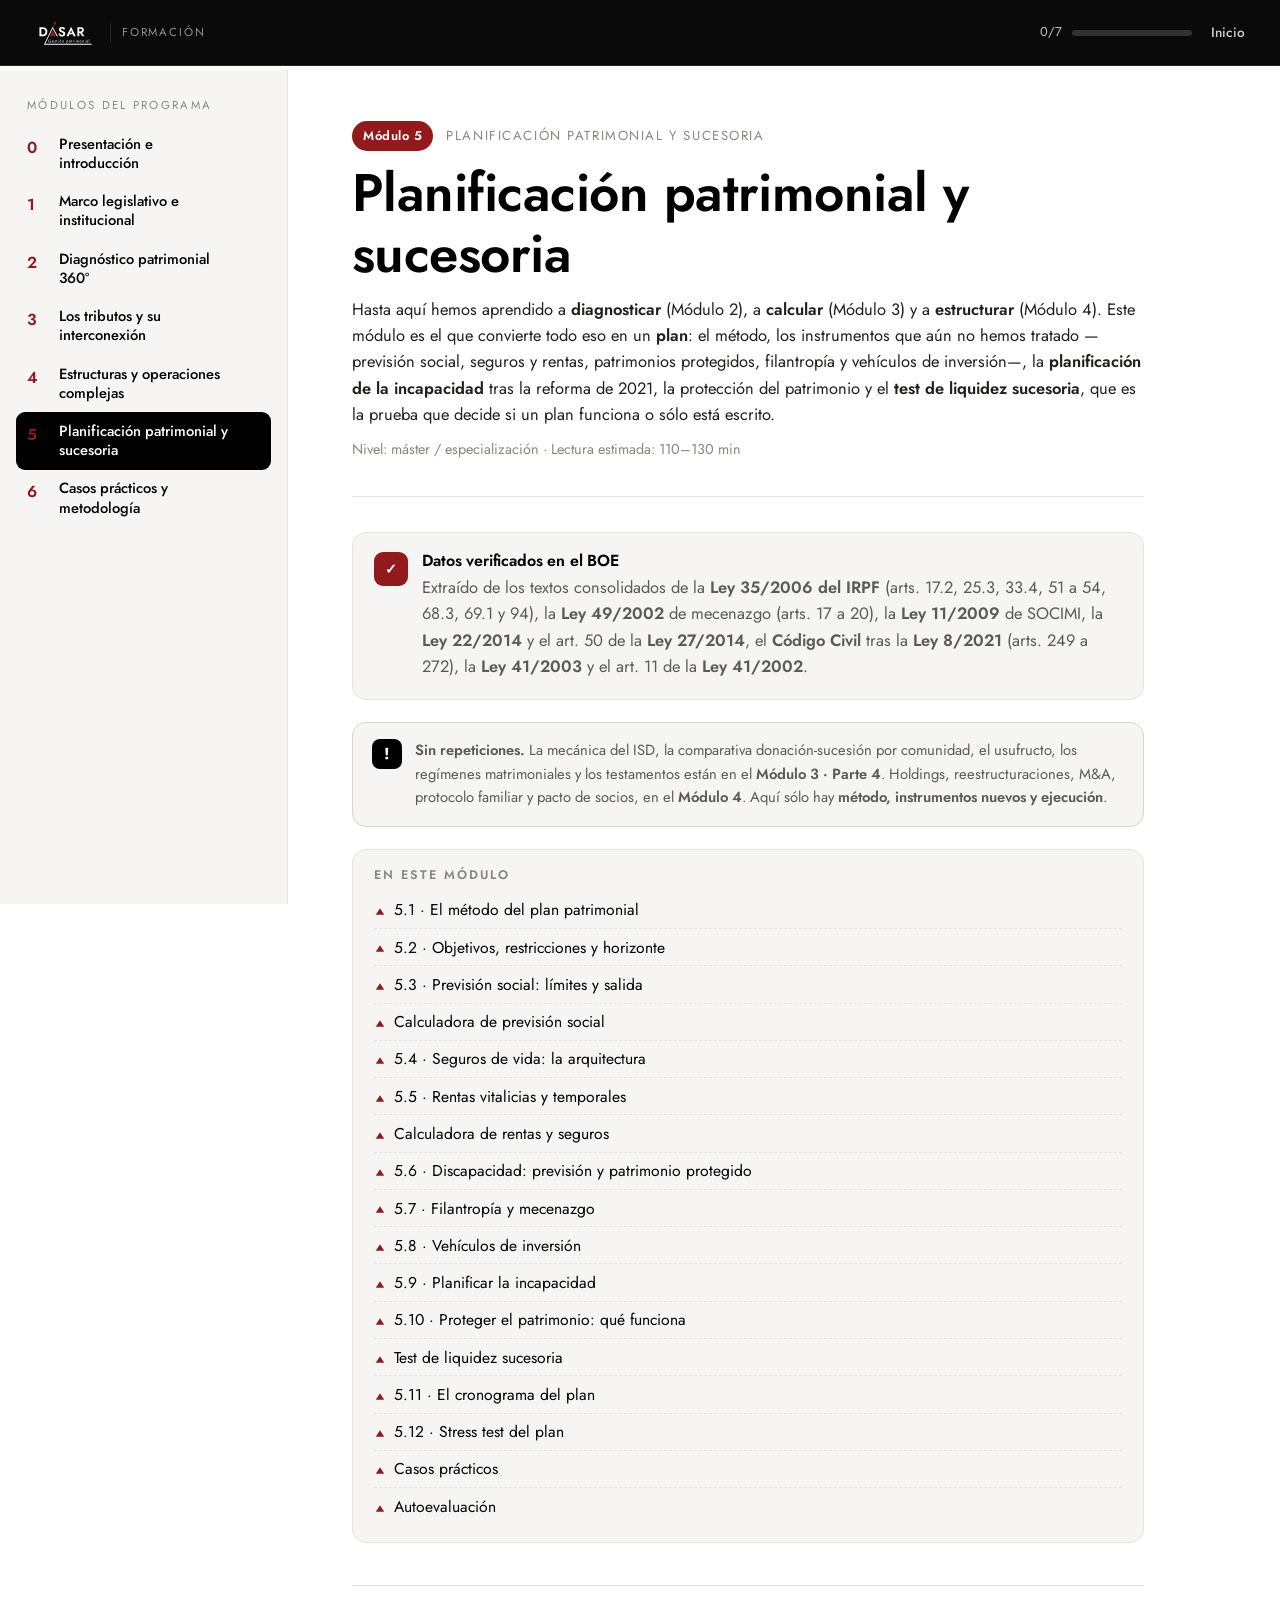
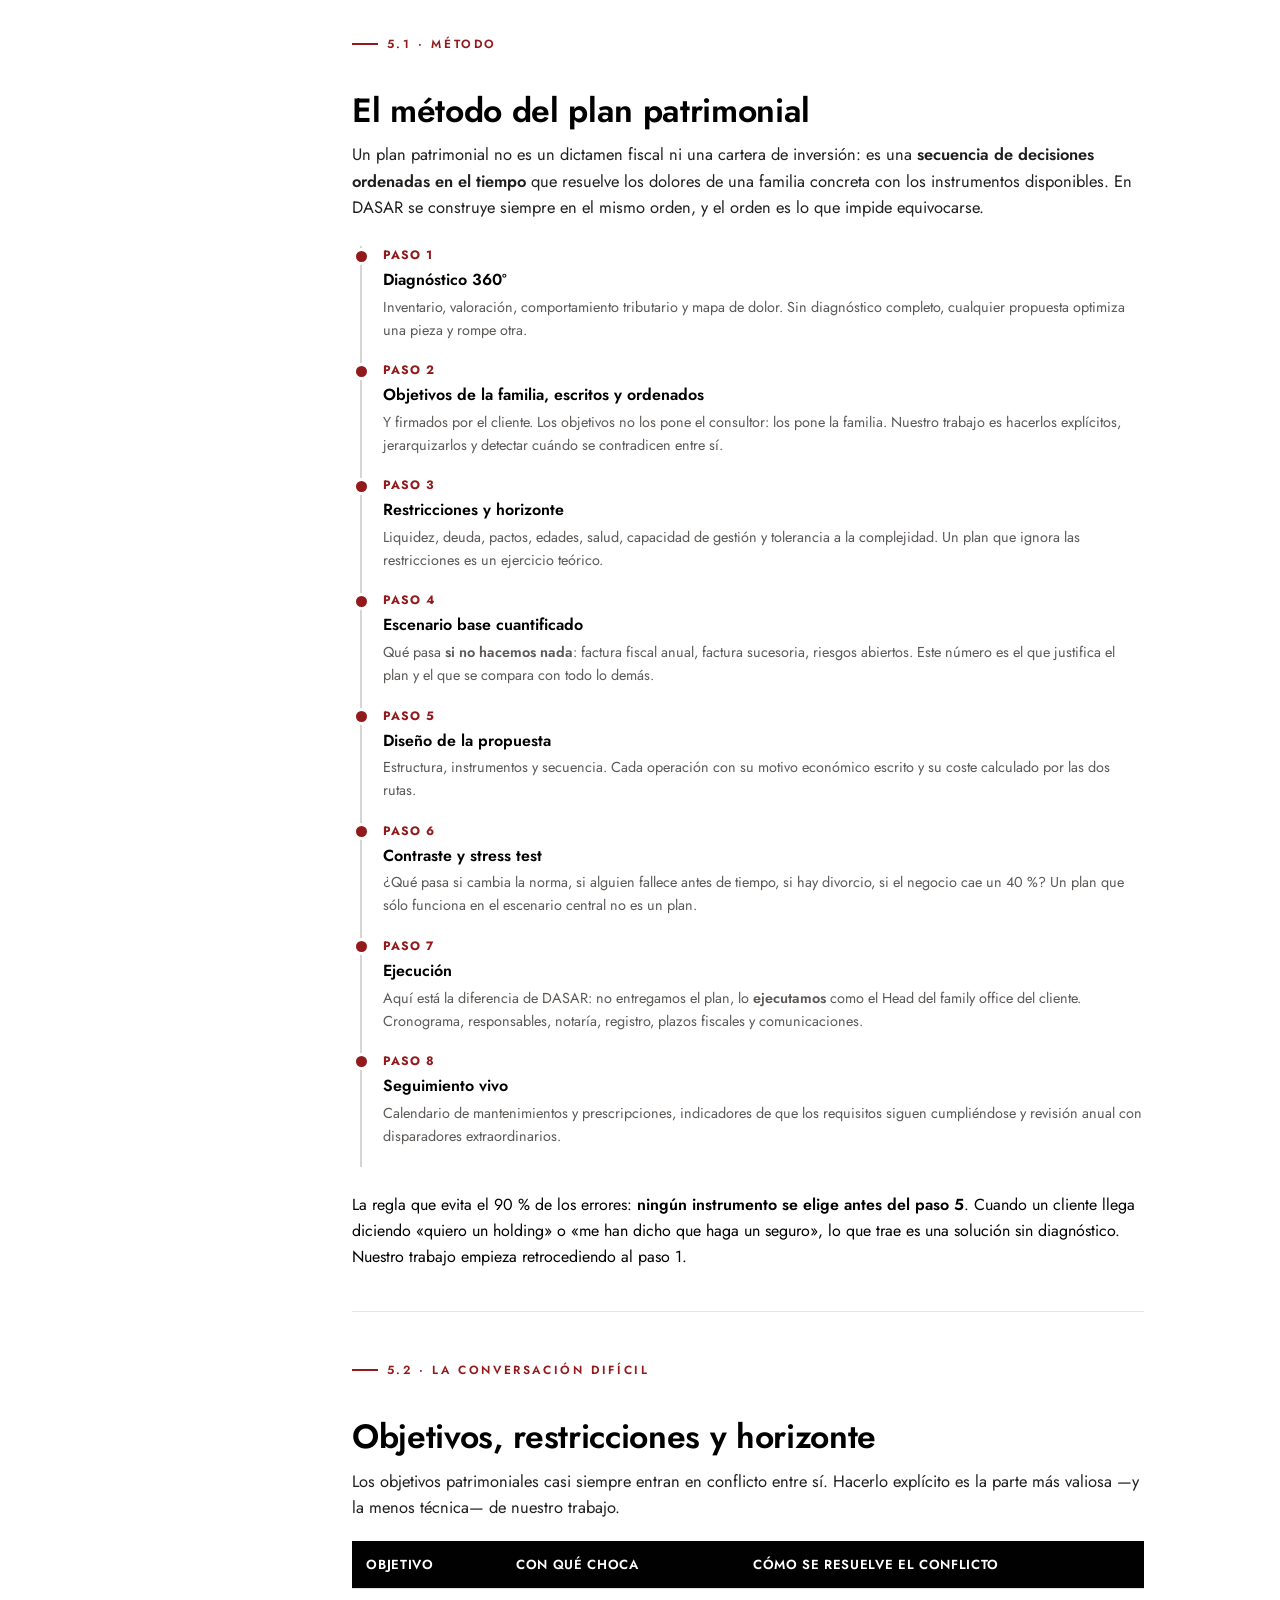
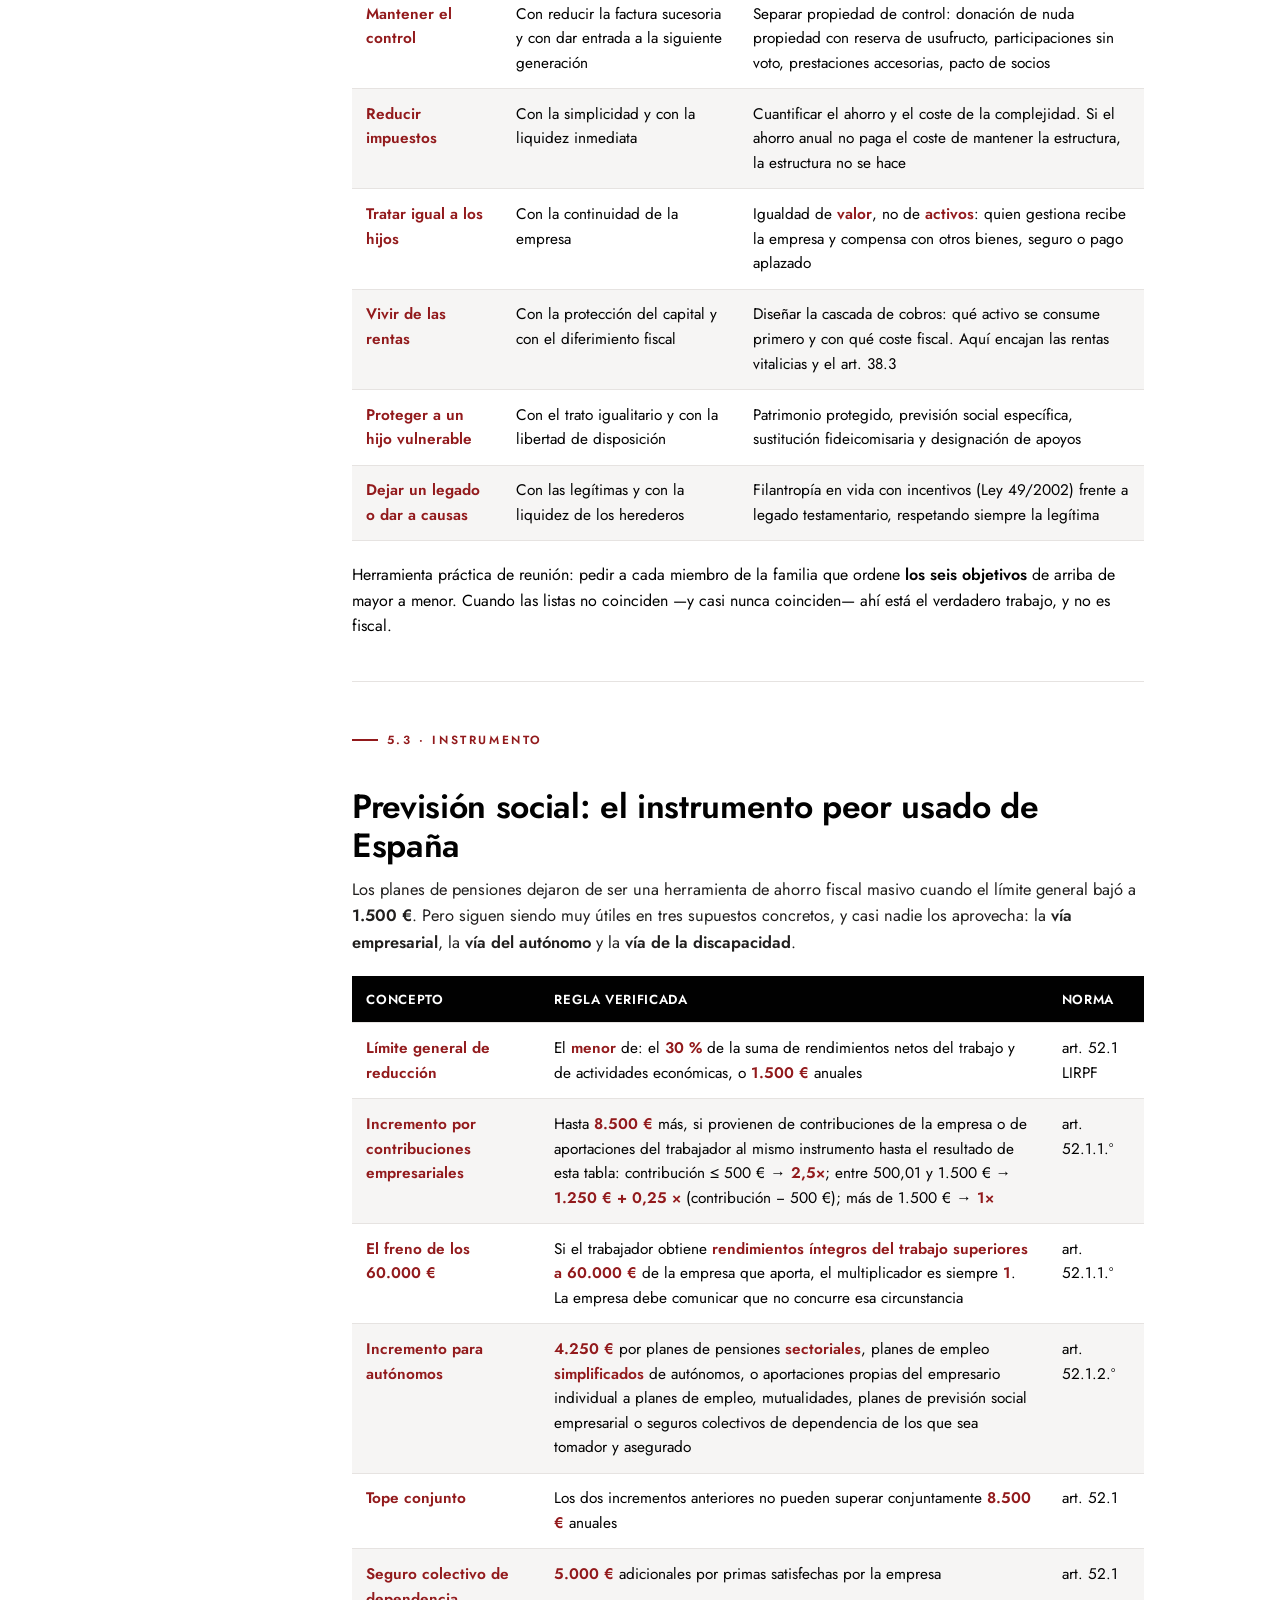
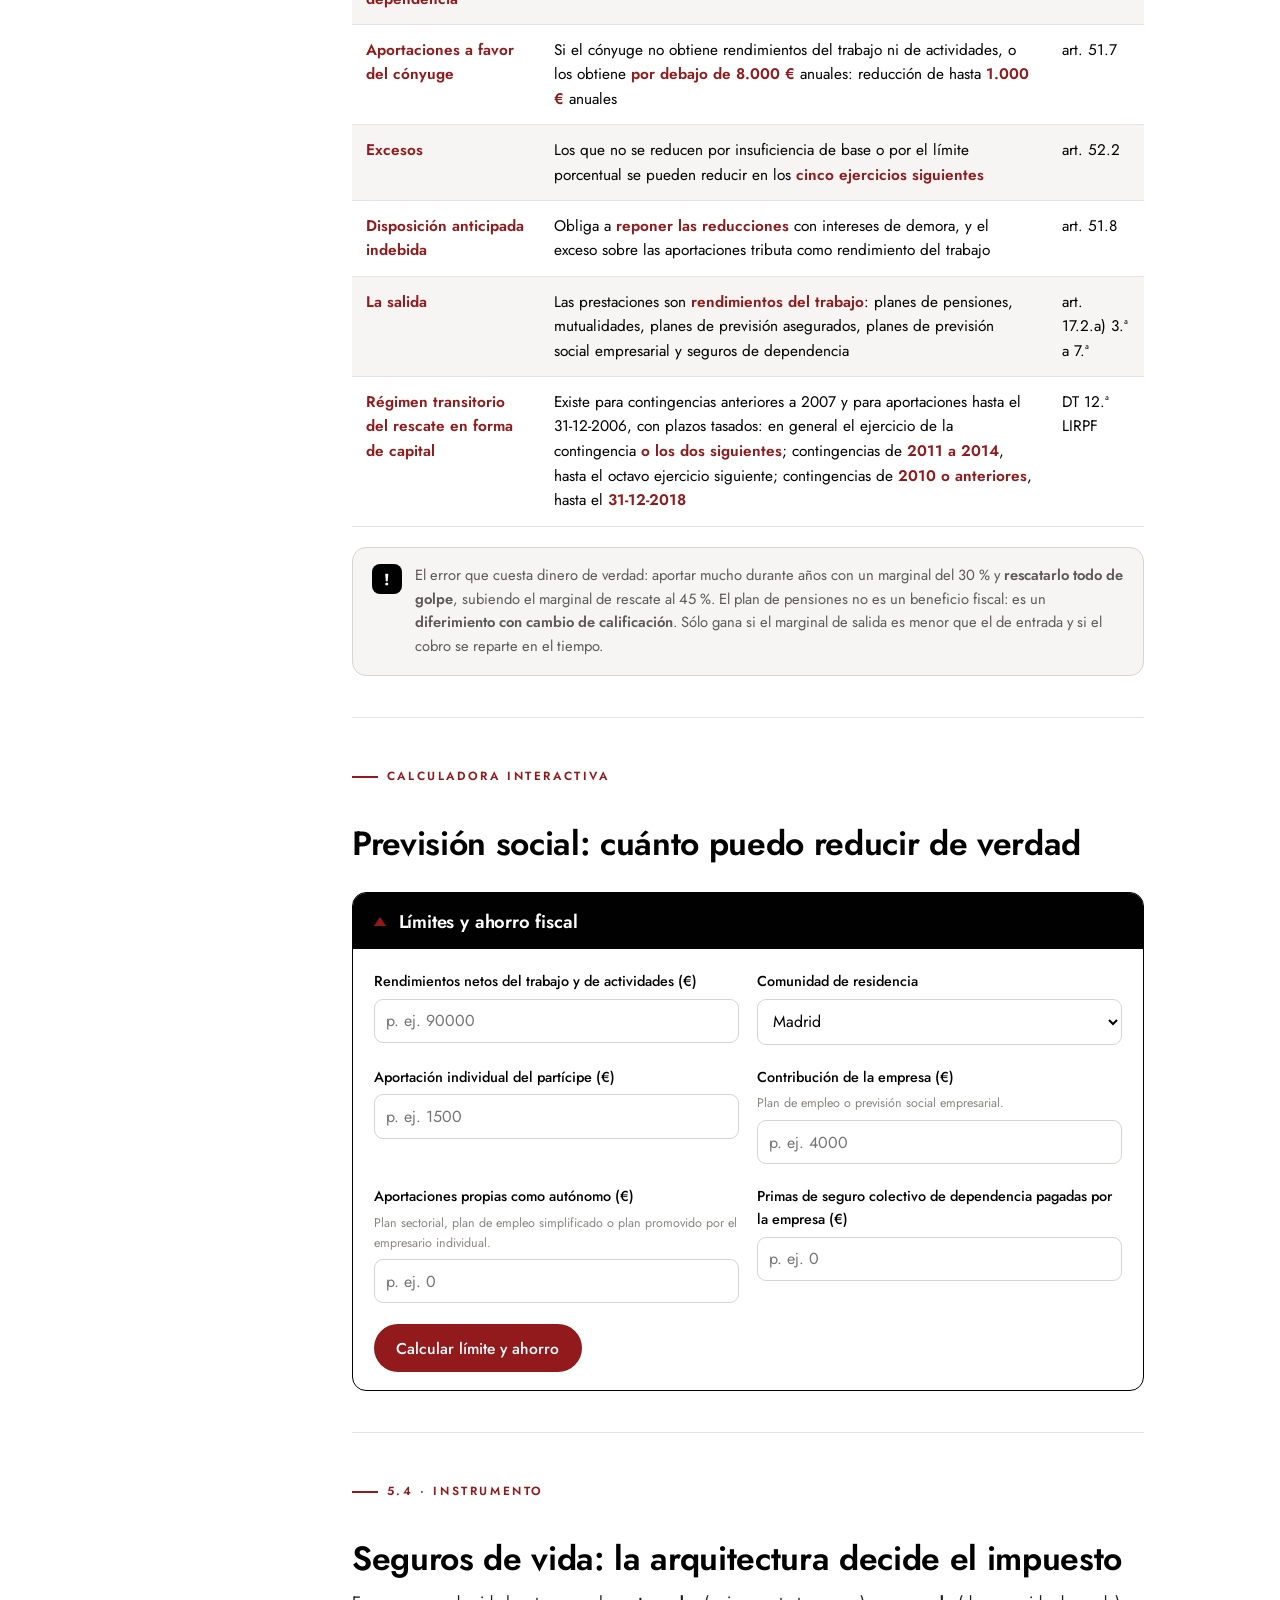
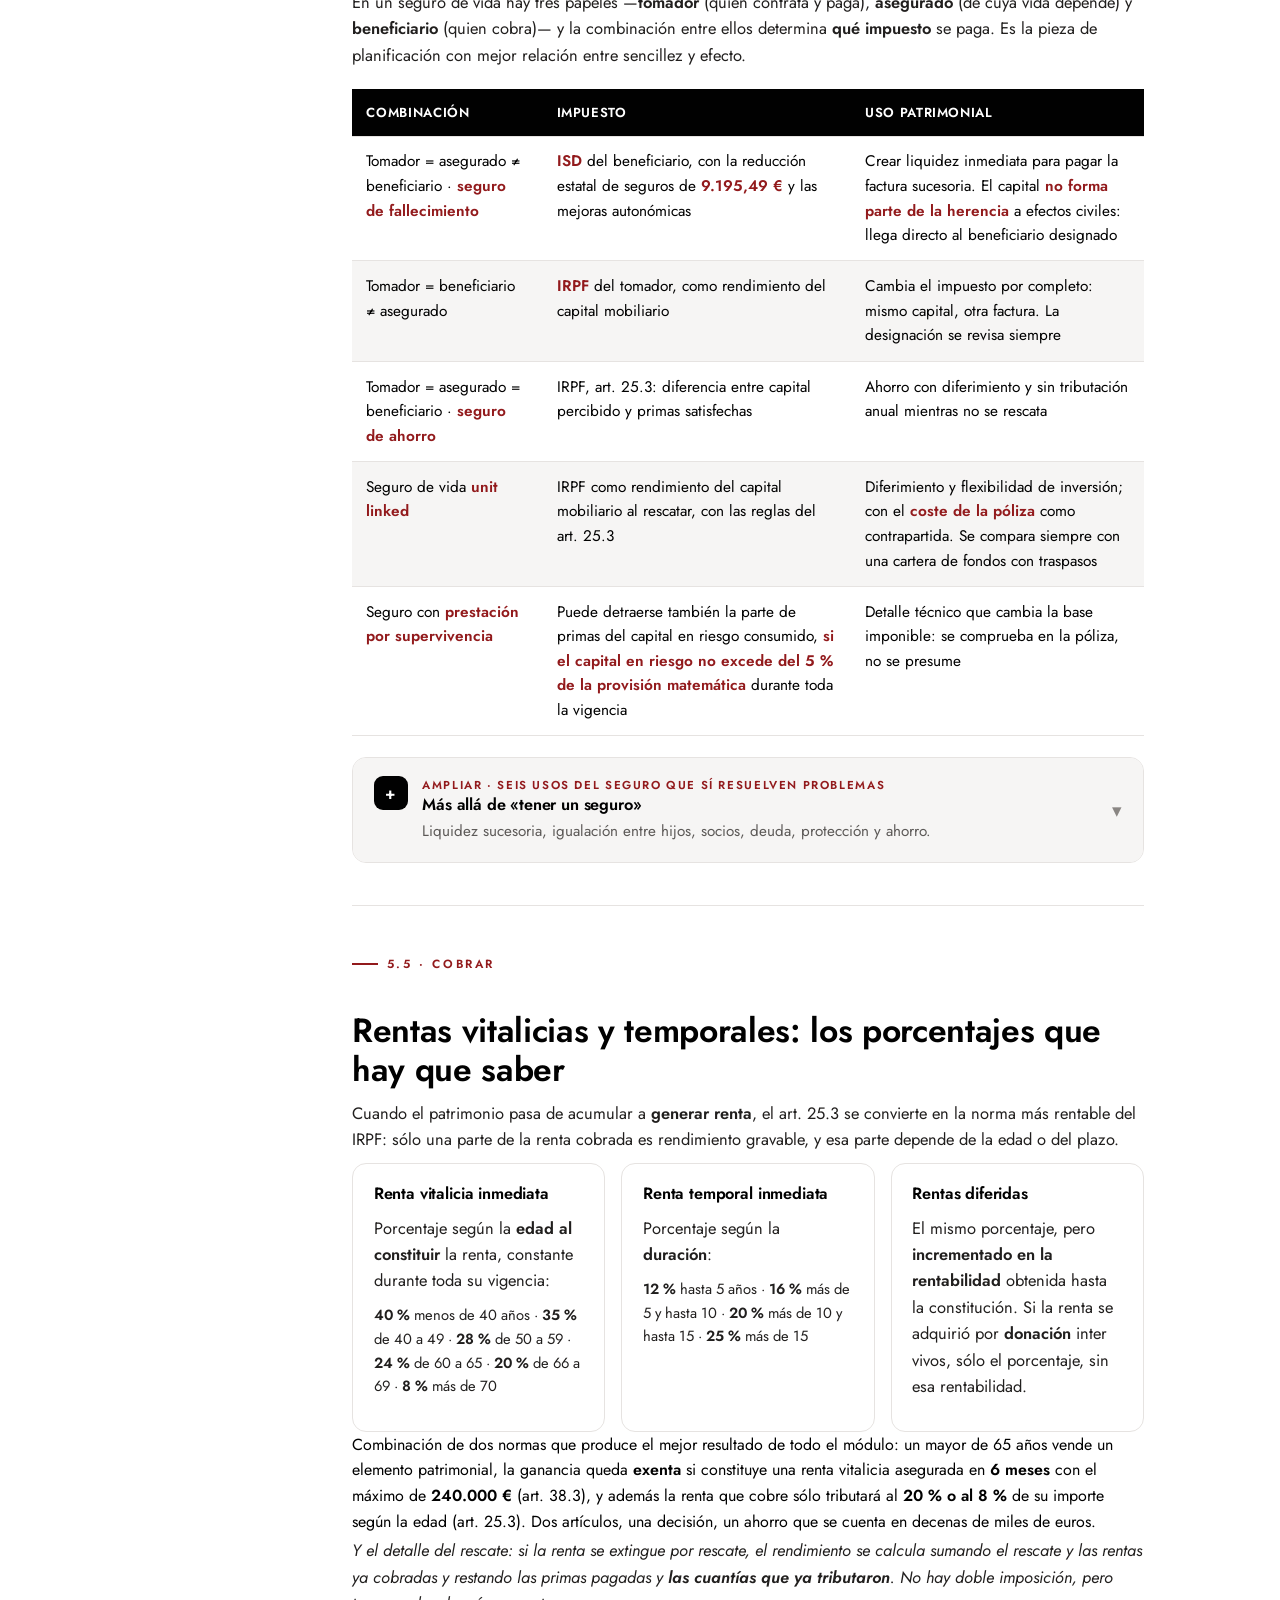
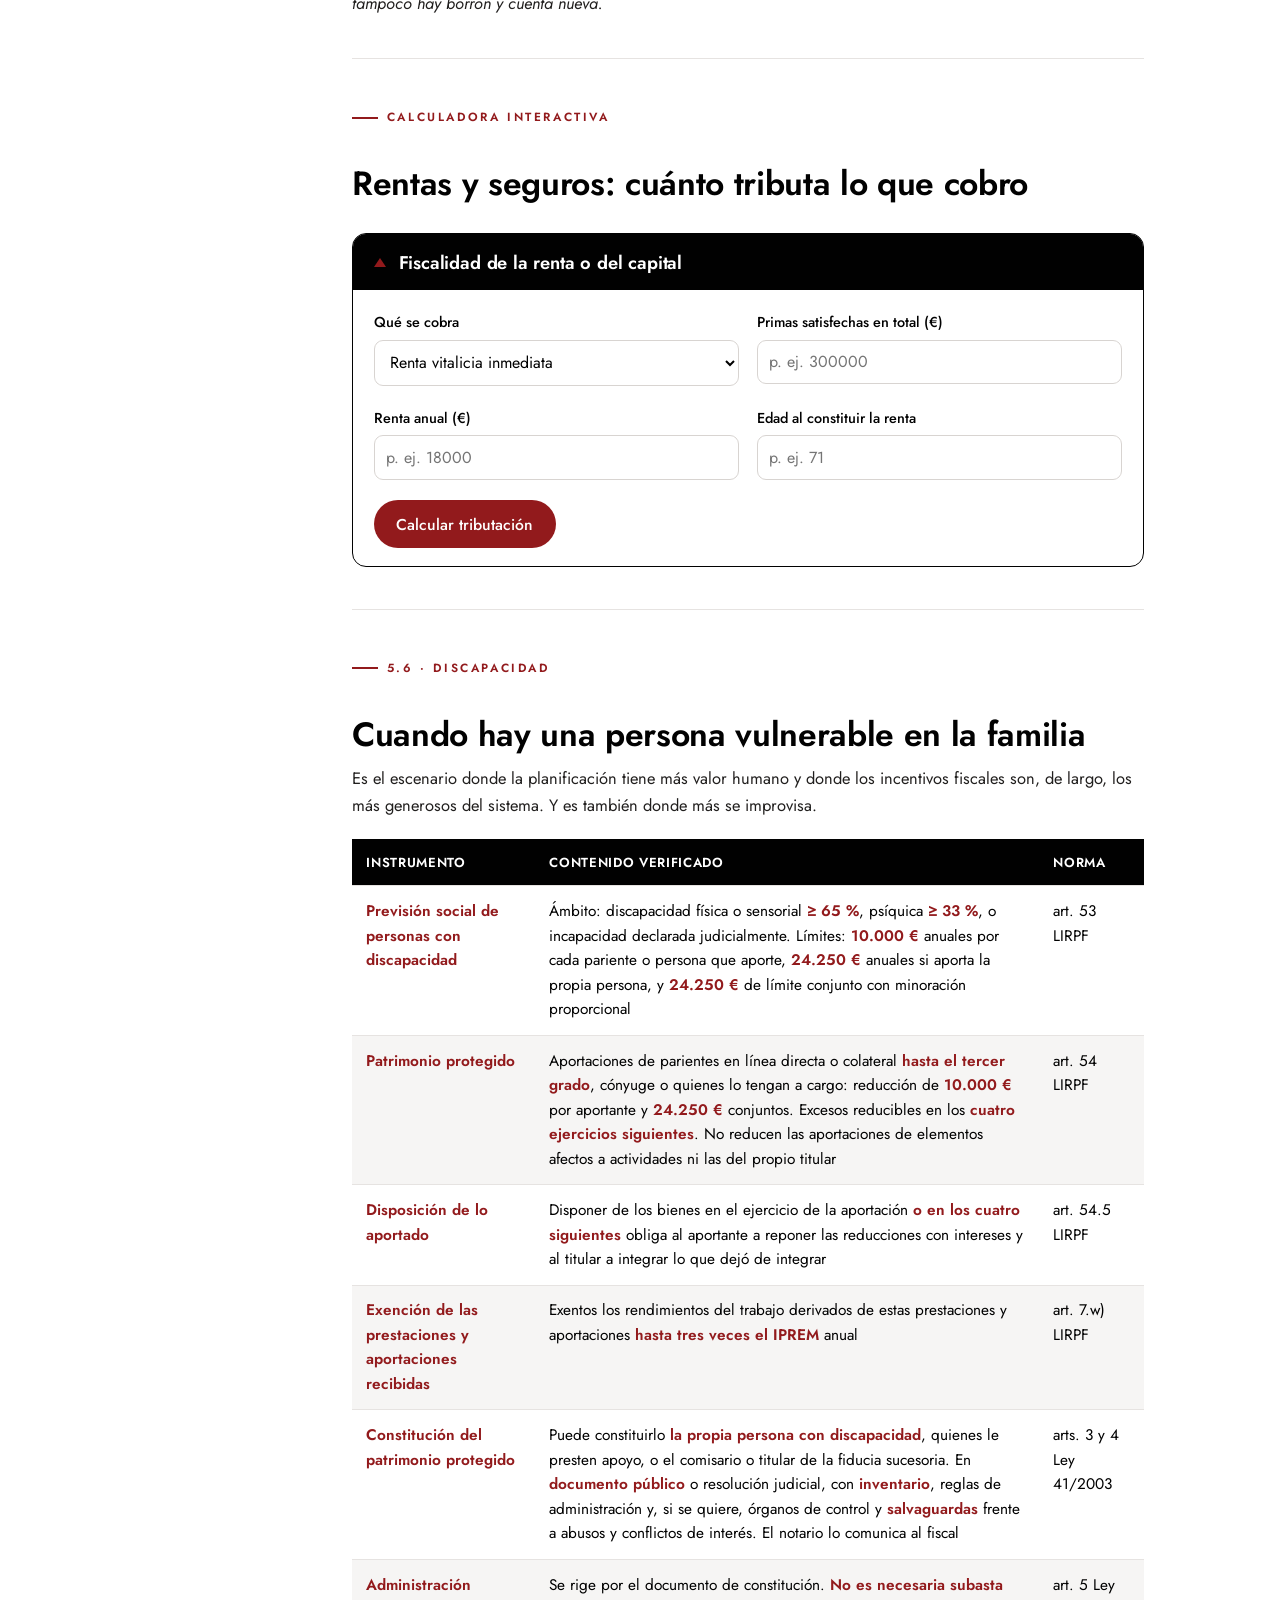
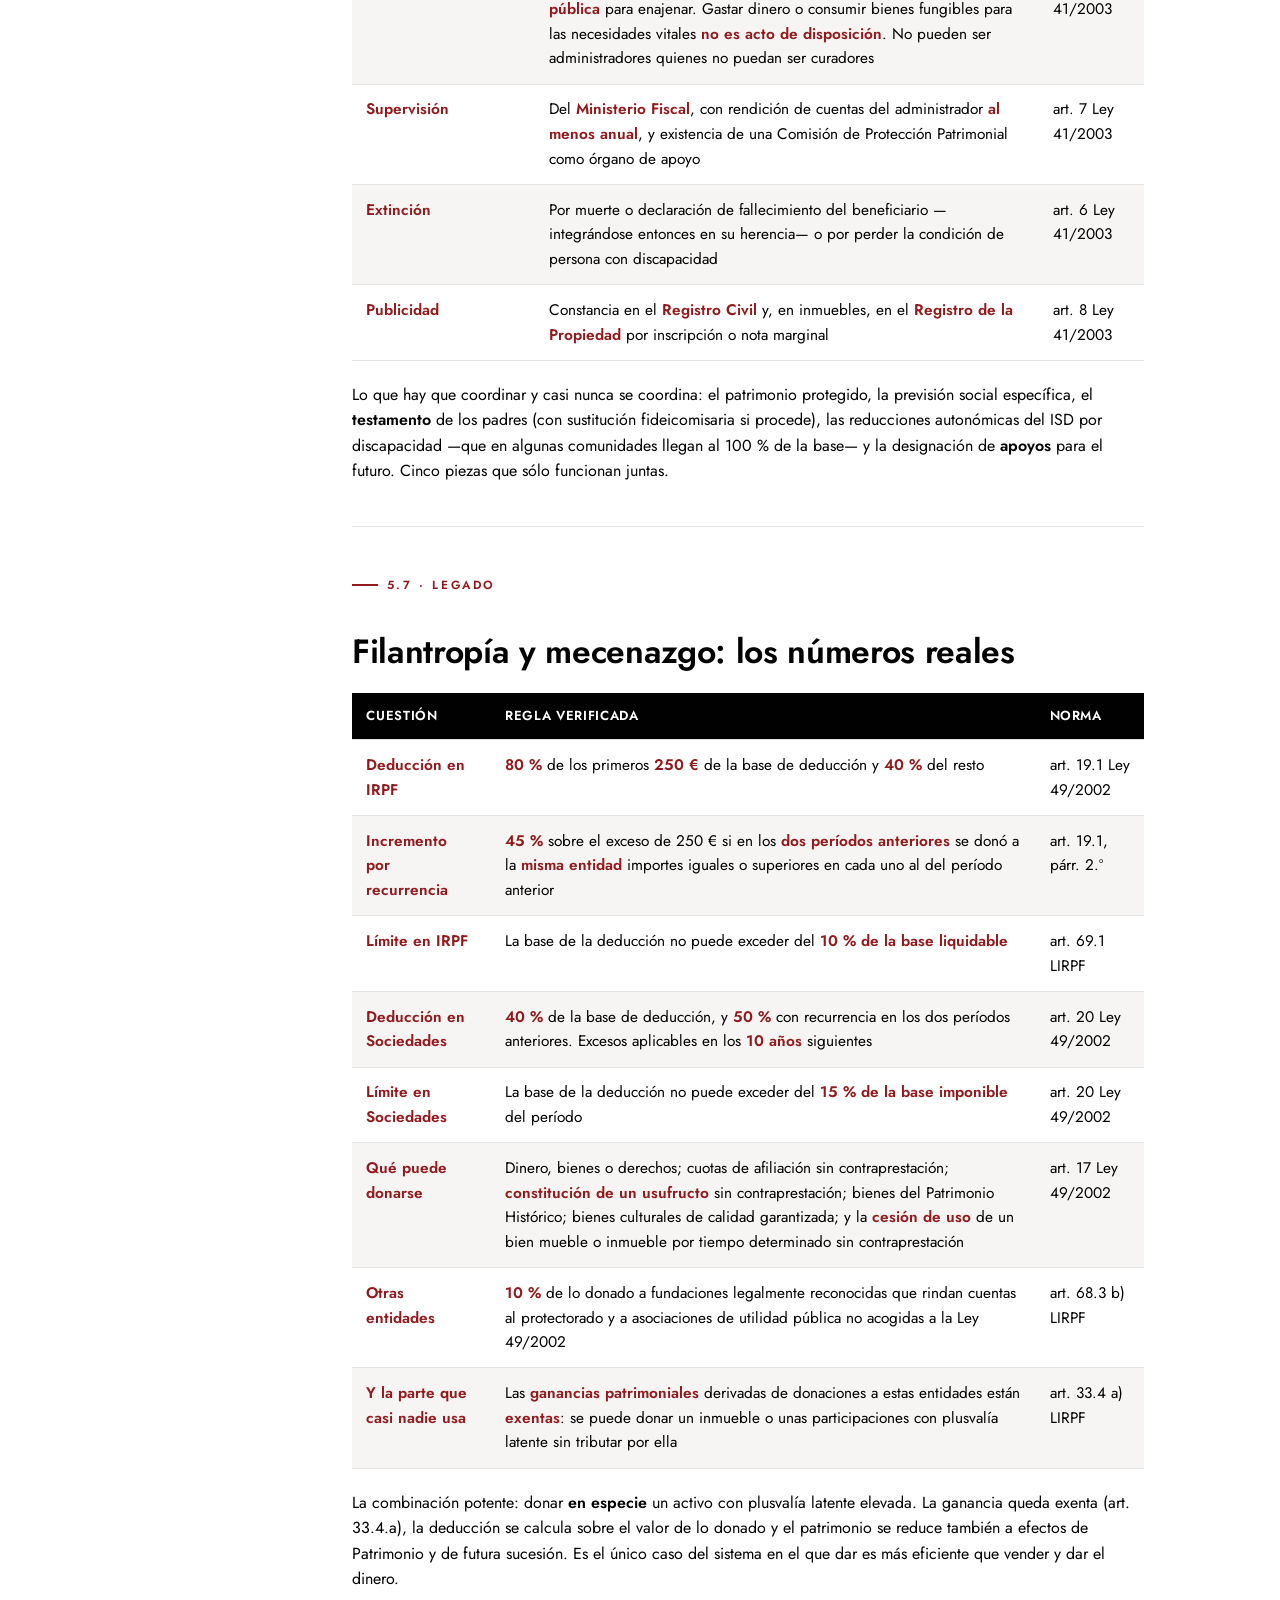
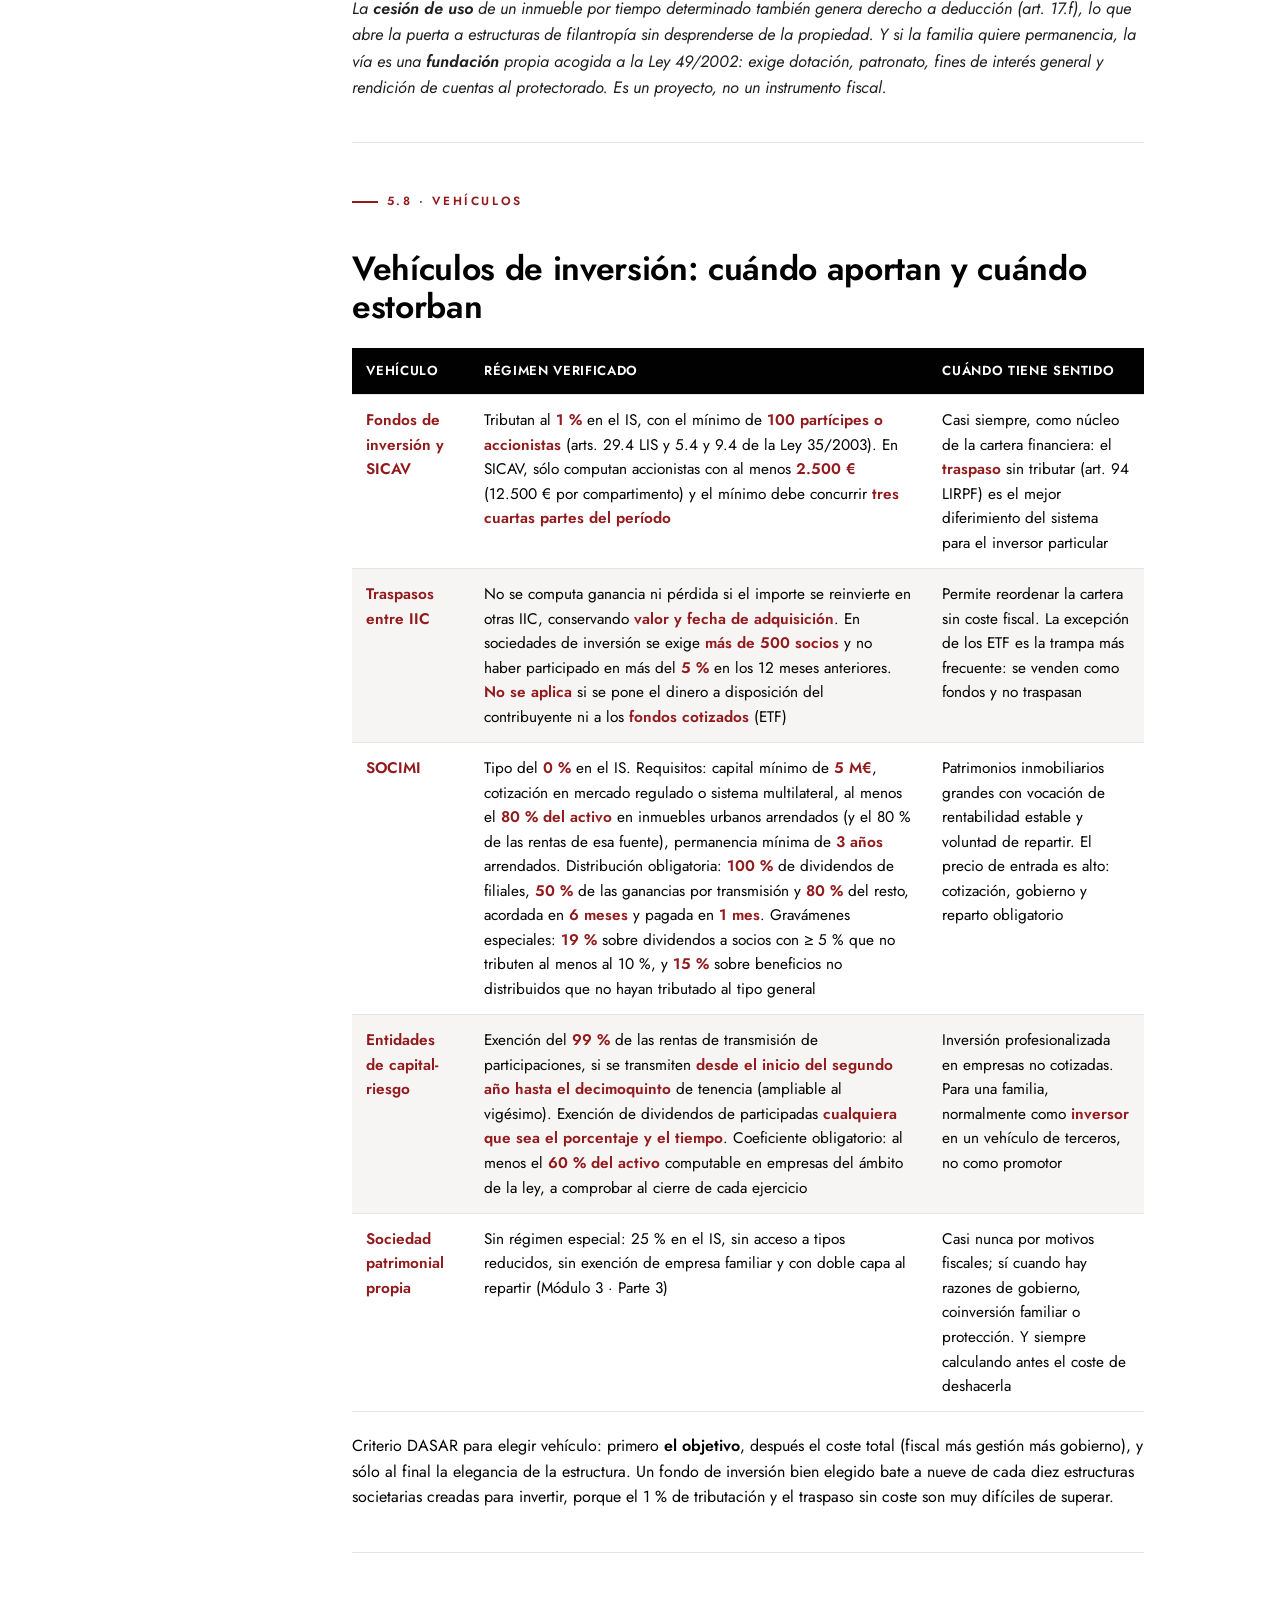
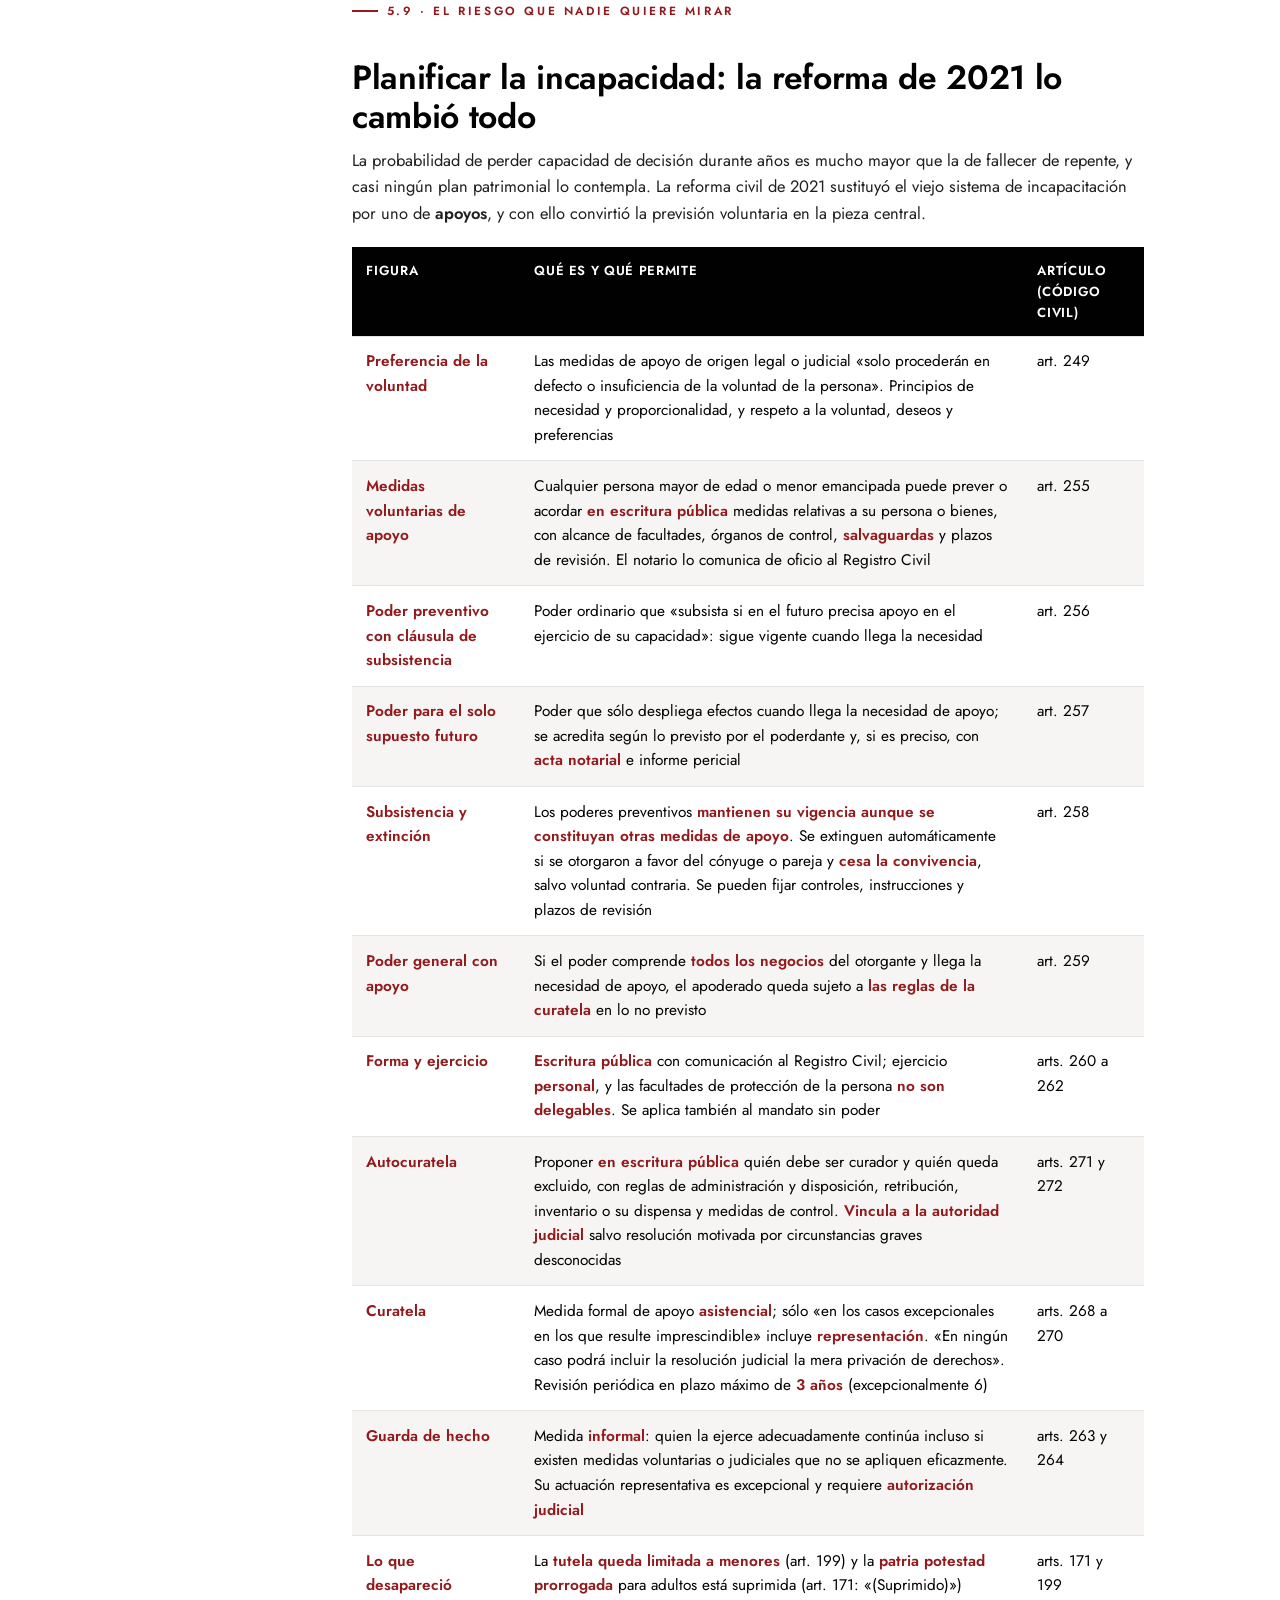
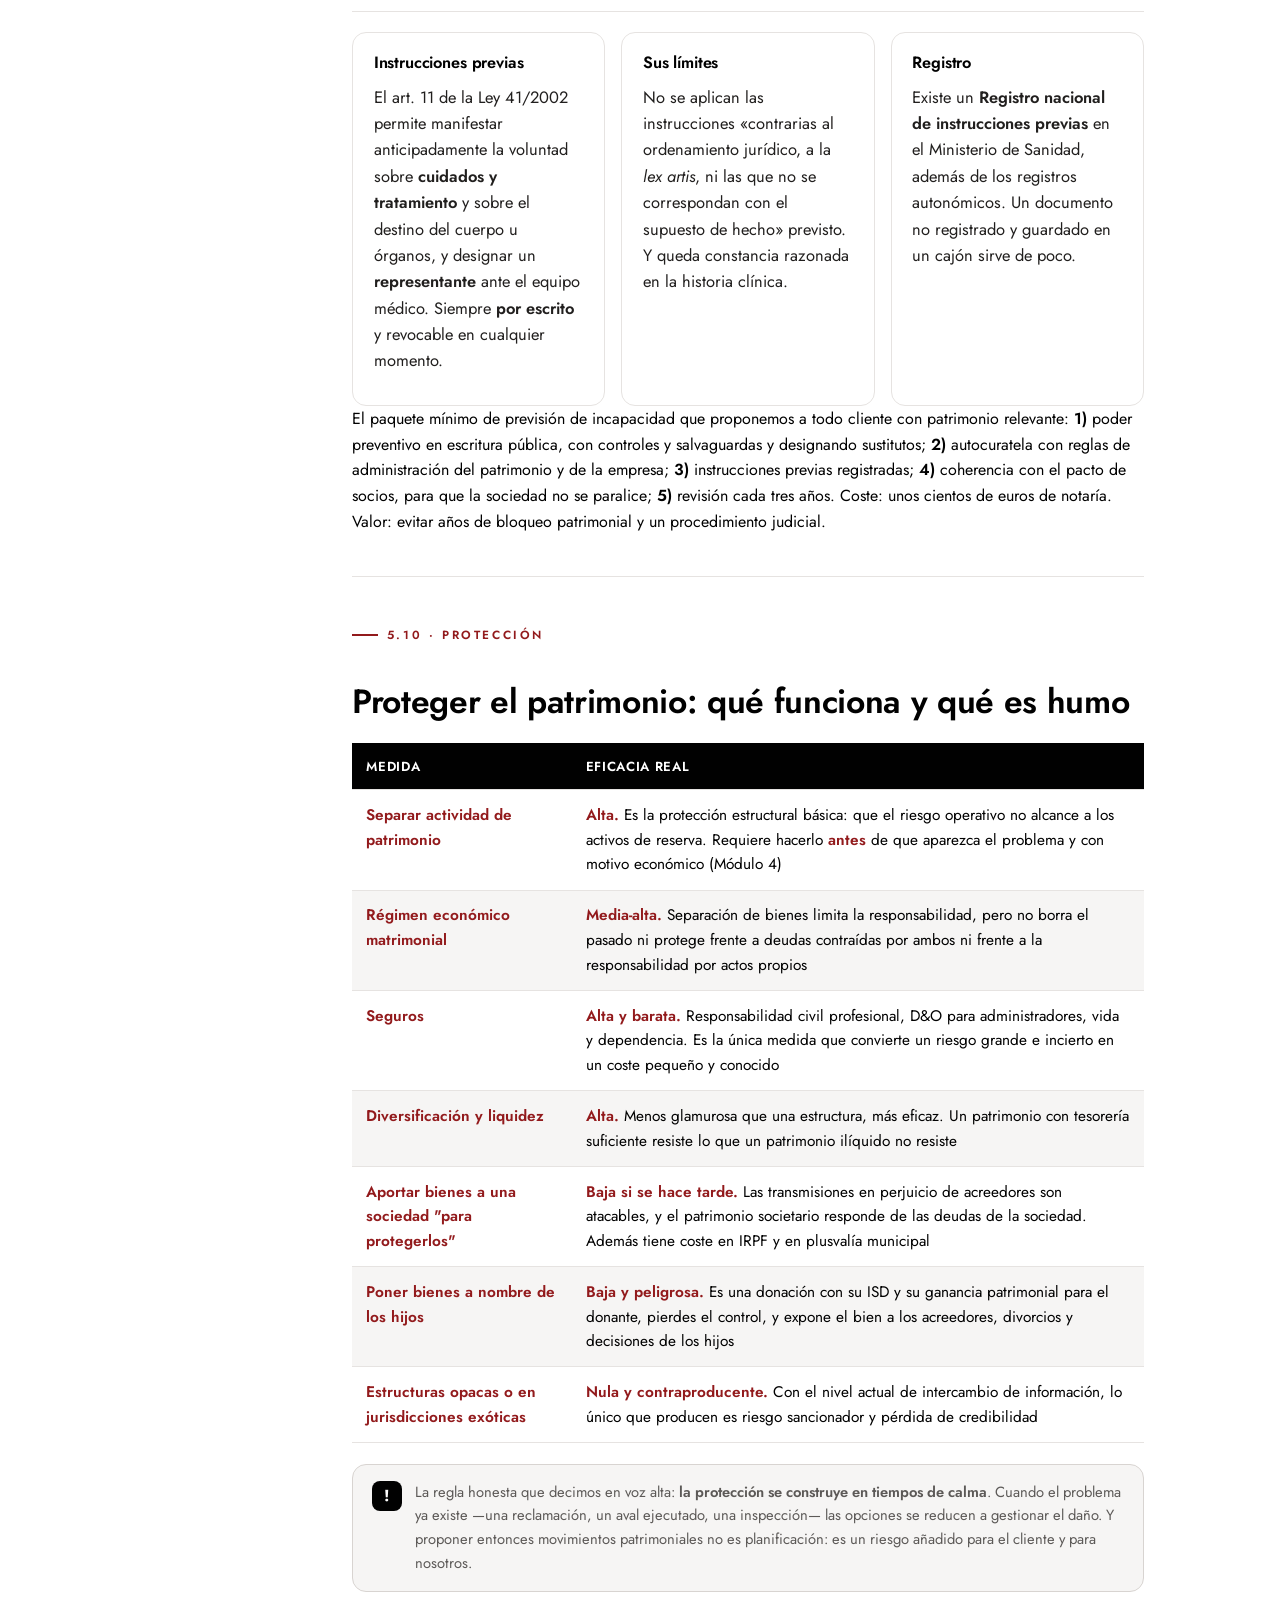
<file: modulo-5.html>
<!DOCTYPE html>
<html lang="es">
<head>
<meta charset="UTF-8">
<meta name="viewport" content="width=device-width, initial-scale=1.0">
<meta http-equiv="Cache-Control" content="no-cache, no-store, must-revalidate">
<meta http-equiv="Pragma" content="no-cache">
<meta http-equiv="Expires" content="0">
<title>Módulo 5 · Planificación patrimonial y sucesoria · DASAR</title>
<meta name="description" content="Módulo 5 DASAR: el método del plan patrimonial, previsión social y seguros con sus porcentajes, rentas vitalicias y temporales, patrimonios protegidos, filantropía, vehículos de inversión, planificación de la incapacidad tras la Ley 8/2021 y test de liquidez sucesoria.">
<link rel="icon" href="dasar-color.svg">
<link rel="preconnect" href="https://fonts.googleapis.com">
<link rel="preconnect" href="https://fonts.gstatic.com" crossorigin>
<link href="https://fonts.googleapis.com/css2?family=Jost:ital,wght@0,400;0,500;0,600;0,700;1,400&display=swap" rel="stylesheet">
<link rel="stylesheet" href="styles.css?v=17">
</head>
<body data-current="mod5">

<header class="topbar">
  <button class="menu-toggle" aria-label="Menú"><span></span><span></span><span></span></button>
  <a class="brand" href="index.html">
    <img src="dasar-blanco.svg" alt="DASAR Gestión Patrimonial">
    <span class="tag">Formación</span>
  </a>
  <span class="spacer"></span>
  <div class="tprogress" title="Progreso del programa">
    <span data-progress-text>0/7</span>
    <span class="bar"><i data-progress-bar></i></span>
  </div>
  <a class="home-link" href="index.html">Inicio</a>
</header>
<div class="readprogress" aria-hidden="true"><i></i></div>

<div class="layout">
  <aside class="sidebar">
    <div class="side-h">Módulos del programa</div>
    <nav id="sidebar-list"></nav>
  </aside>

  <main class="content prose">

    <div class="mod-head">
      <div class="eyebrow">
        <span class="mod-badge">Módulo 5</span>
        <span class="mod-meta">Planificación patrimonial y sucesoria</span>
      </div>
      <h1>Planificación patrimonial y sucesoria</h1>
      <p class="lead">Hasta aquí hemos aprendido a <strong>diagnosticar</strong> (Módulo 2), a <strong>calcular</strong> (Módulo 3) y a <strong>estructurar</strong> (Módulo 4). Este módulo es el que convierte todo eso en un <strong>plan</strong>: el método, los instrumentos que aún no hemos tratado —previsión social, seguros y rentas, patrimonios protegidos, filantropía y vehículos de inversión—, la <strong>planificación de la incapacidad</strong> tras la reforma de 2021, la protección del patrimonio y el <strong>test de liquidez sucesoria</strong>, que es la prueba que decide si un plan funciona o sólo está escrito.</p>
      <p style="color:var(--muted-2);font-size:.9rem">Nivel: máster / especialización · Lectura estimada: 110–130 min</p>
    </div>

    <div class="callout"><div class="ic">✓</div><div class="ct"><h4>Datos verificados en el BOE</h4><p>Extraído de los textos consolidados de la <strong>Ley 35/2006 del IRPF</strong> (arts. 17.2, 25.3, 33.4, 51 a 54, 68.3, 69.1 y 94), la <strong>Ley 49/2002</strong> de mecenazgo (arts. 17 a 20), la <strong>Ley 11/2009</strong> de SOCIMI, la <strong>Ley 22/2014</strong> y el art. 50 de la <strong>Ley 27/2014</strong>, el <strong>Código Civil</strong> tras la <strong>Ley 8/2021</strong> (arts. 249 a 272), la <strong>Ley 41/2003</strong> y el art. 11 de la <strong>Ley 41/2002</strong>.</p></div></div>

    <div class="warnbox"><div class="ic">!</div><p><strong>Sin repeticiones.</strong> La mecánica del ISD, la comparativa donación-sucesión por comunidad, el usufructo, los regímenes matrimoniales y los testamentos están en el <strong>Módulo 3 · Parte 4</strong>. Holdings, reestructuraciones, M&amp;A, protocolo familiar y pacto de socios, en el <strong>Módulo 4</strong>. Aquí sólo hay <strong>método, instrumentos nuevos y ejecución</strong>.</p></div>

    <div class="toc">
      <h4>En este módulo</h4>
      <a href="#s1"><span class="tri"></span>5.1 · El método del plan patrimonial</a>
      <a href="#s2"><span class="tri"></span>5.2 · Objetivos, restricciones y horizonte</a>
      <a href="#s3"><span class="tri"></span>5.3 · Previsión social: límites y salida</a>
      <a href="#calc1"><span class="tri"></span>Calculadora de previsión social</a>
      <a href="#s4"><span class="tri"></span>5.4 · Seguros de vida: la arquitectura</a>
      <a href="#s5"><span class="tri"></span>5.5 · Rentas vitalicias y temporales</a>
      <a href="#calc2"><span class="tri"></span>Calculadora de rentas y seguros</a>
      <a href="#s6"><span class="tri"></span>5.6 · Discapacidad: previsión y patrimonio protegido</a>
      <a href="#s7"><span class="tri"></span>5.7 · Filantropía y mecenazgo</a>
      <a href="#s8"><span class="tri"></span>5.8 · Vehículos de inversión</a>
      <a href="#s9"><span class="tri"></span>5.9 · Planificar la incapacidad</a>
      <a href="#s10"><span class="tri"></span>5.10 · Proteger el patrimonio: qué funciona</a>
      <a href="#calc3"><span class="tri"></span>Test de liquidez sucesoria</a>
      <a href="#s11"><span class="tri"></span>5.11 · El cronograma del plan</a>
      <a href="#s12"><span class="tri"></span>5.12 · Stress test del plan</a>
      <a href="#casos"><span class="tri"></span>Casos prácticos</a>
      <a href="#quiz"><span class="tri"></span>Autoevaluación</a>
    </div>

    <hr class="divider">

    <!-- 5.1 -->
    <section id="s1" class="reveal">
      <span class="kicker">5.1 · Método</span>
      <h2>El método del plan patrimonial</h2>
      <p>Un plan patrimonial no es un dictamen fiscal ni una cartera de inversión: es una <strong>secuencia de decisiones ordenadas en el tiempo</strong> que resuelve los dolores de una familia concreta con los instrumentos disponibles. En DASAR se construye siempre en el mismo orden, y el orden es lo que impide equivocarse.</p>
      <div class="timeline">
        <div class="tlstep"><div class="tl-w">Paso 1</div><div class="tl-t">Diagnóstico 360º</div><div class="tl-d">Inventario, valoración, comportamiento tributario y mapa de dolor. Sin diagnóstico completo, cualquier propuesta optimiza una pieza y rompe otra.</div></div>
        <div class="tlstep"><div class="tl-w">Paso 2</div><div class="tl-t">Objetivos de la familia, escritos y ordenados</div><div class="tl-d">Y firmados por el cliente. Los objetivos no los pone el consultor: los pone la familia. Nuestro trabajo es hacerlos explícitos, jerarquizarlos y detectar cuándo se contradicen entre sí.</div></div>
        <div class="tlstep"><div class="tl-w">Paso 3</div><div class="tl-t">Restricciones y horizonte</div><div class="tl-d">Liquidez, deuda, pactos, edades, salud, capacidad de gestión y tolerancia a la complejidad. Un plan que ignora las restricciones es un ejercicio teórico.</div></div>
        <div class="tlstep"><div class="tl-w">Paso 4</div><div class="tl-t">Escenario base cuantificado</div><div class="tl-d">Qué pasa <strong>si no hacemos nada</strong>: factura fiscal anual, factura sucesoria, riesgos abiertos. Este número es el que justifica el plan y el que se compara con todo lo demás.</div></div>
        <div class="tlstep"><div class="tl-w">Paso 5</div><div class="tl-t">Diseño de la propuesta</div><div class="tl-d">Estructura, instrumentos y secuencia. Cada operación con su motivo económico escrito y su coste calculado por las dos rutas.</div></div>
        <div class="tlstep"><div class="tl-w">Paso 6</div><div class="tl-t">Contraste y stress test</div><div class="tl-d">¿Qué pasa si cambia la norma, si alguien fallece antes de tiempo, si hay divorcio, si el negocio cae un 40 %? Un plan que sólo funciona en el escenario central no es un plan.</div></div>
        <div class="tlstep"><div class="tl-w">Paso 7</div><div class="tl-t">Ejecución</div><div class="tl-d">Aquí está la diferencia de DASAR: no entregamos el plan, lo <strong>ejecutamos</strong> como el Head del family office del cliente. Cronograma, responsables, notaría, registro, plazos fiscales y comunicaciones.</div></div>
        <div class="tlstep"><div class="tl-w">Paso 8</div><div class="tl-t">Seguimiento vivo</div><div class="tl-d">Calendario de mantenimientos y prescripciones, indicadores de que los requisitos siguen cumpliéndose y revisión anual con disparadores extraordinarios.</div></div>
      </div>
      <div class="flag">La regla que evita el 90 % de los errores: <strong>ningún instrumento se elige antes del paso 5</strong>. Cuando un cliente llega diciendo «quiero un holding» o «me han dicho que haga un seguro», lo que trae es una solución sin diagnóstico. Nuestro trabajo empieza retrocediendo al paso 1.</div>
    </section>

    <hr class="divider">

    <!-- 5.2 -->
    <section id="s2" class="reveal">
      <span class="kicker">5.2 · La conversación difícil</span>
      <h2>Objetivos, restricciones y horizonte</h2>
      <p>Los objetivos patrimoniales casi siempre entran en conflicto entre sí. Hacerlo explícito es la parte más valiosa —y la menos técnica— de nuestro trabajo.</p>
      <table class="tbl">
        <thead><tr><th>Objetivo</th><th>Con qué choca</th><th>Cómo se resuelve el conflicto</th></tr></thead>
        <tbody>
          <tr><td><strong>Mantener el control</strong></td><td>Con reducir la factura sucesoria y con dar entrada a la siguiente generación</td><td>Separar propiedad de control: donación de nuda propiedad con reserva de usufructo, participaciones sin voto, prestaciones accesorias, pacto de socios</td></tr>
          <tr><td><strong>Reducir impuestos</strong></td><td>Con la simplicidad y con la liquidez inmediata</td><td>Cuantificar el ahorro y el coste de la complejidad. Si el ahorro anual no paga el coste de mantener la estructura, la estructura no se hace</td></tr>
          <tr><td><strong>Tratar igual a los hijos</strong></td><td>Con la continuidad de la empresa</td><td>Igualdad de <strong>valor</strong>, no de <strong>activos</strong>: quien gestiona recibe la empresa y compensa con otros bienes, seguro o pago aplazado</td></tr>
          <tr><td><strong>Vivir de las rentas</strong></td><td>Con la protección del capital y con el diferimiento fiscal</td><td>Diseñar la cascada de cobros: qué activo se consume primero y con qué coste fiscal. Aquí encajan las rentas vitalicias y el art. 38.3</td></tr>
          <tr><td><strong>Proteger a un hijo vulnerable</strong></td><td>Con el trato igualitario y con la libertad de disposición</td><td>Patrimonio protegido, previsión social específica, sustitución fideicomisaria y designación de apoyos</td></tr>
          <tr><td><strong>Dejar un legado o dar a causas</strong></td><td>Con las legítimas y con la liquidez de los herederos</td><td>Filantropía en vida con incentivos (Ley 49/2002) frente a legado testamentario, respetando siempre la legítima</td></tr>
        </tbody>
      </table>
      <div class="flag">Herramienta práctica de reunión: pedir a cada miembro de la familia que ordene <strong>los seis objetivos</strong> de arriba de mayor a menor. Cuando las listas no coinciden —y casi nunca coinciden— ahí está el verdadero trabajo, y no es fiscal.</div>
    </section>

    <hr class="divider">

    <!-- 5.3 -->
    <section id="s3" class="reveal">
      <span class="kicker">5.3 · Instrumento</span>
      <h2>Previsión social: el instrumento peor usado de España</h2>
      <p>Los planes de pensiones dejaron de ser una herramienta de ahorro fiscal masivo cuando el límite general bajó a <strong>1.500 €</strong>. Pero siguen siendo muy útiles en tres supuestos concretos, y casi nadie los aprovecha: la <strong>vía empresarial</strong>, la <strong>vía del autónomo</strong> y la <strong>vía de la discapacidad</strong>.</p>
      <table class="tbl">
        <thead><tr><th>Concepto</th><th>Regla verificada</th><th>Norma</th></tr></thead>
        <tbody>
          <tr><td><strong>Límite general de reducción</strong></td><td>El <strong>menor</strong> de: el <strong>30 %</strong> de la suma de rendimientos netos del trabajo y de actividades económicas, o <strong>1.500 €</strong> anuales</td><td>art. 52.1 LIRPF</td></tr>
          <tr><td><strong>Incremento por contribuciones empresariales</strong></td><td>Hasta <strong>8.500 €</strong> más, si provienen de contribuciones de la empresa o de aportaciones del trabajador al mismo instrumento hasta el resultado de esta tabla: contribución ≤ 500 € → <strong>2,5×</strong>; entre 500,01 y 1.500 € → <strong>1.250 € + 0,25 ×</strong> (contribución − 500 €); más de 1.500 € → <strong>1×</strong></td><td>art. 52.1.1.º</td></tr>
          <tr><td><strong>El freno de los 60.000 €</strong></td><td>Si el trabajador obtiene <strong>rendimientos íntegros del trabajo superiores a 60.000 €</strong> de la empresa que aporta, el multiplicador es siempre <strong>1</strong>. La empresa debe comunicar que no concurre esa circunstancia</td><td>art. 52.1.1.º</td></tr>
          <tr><td><strong>Incremento para autónomos</strong></td><td><strong>4.250 €</strong> por planes de pensiones <strong>sectoriales</strong>, planes de empleo <strong>simplificados</strong> de autónomos, o aportaciones propias del empresario individual a planes de empleo, mutualidades, planes de previsión social empresarial o seguros colectivos de dependencia de los que sea tomador y asegurado</td><td>art. 52.1.2.º</td></tr>
          <tr><td><strong>Tope conjunto</strong></td><td>Los dos incrementos anteriores no pueden superar conjuntamente <strong>8.500 €</strong> anuales</td><td>art. 52.1</td></tr>
          <tr><td><strong>Seguro colectivo de dependencia</strong></td><td><strong>5.000 €</strong> adicionales por primas satisfechas por la empresa</td><td>art. 52.1</td></tr>
          <tr><td><strong>Aportaciones a favor del cónyuge</strong></td><td>Si el cónyuge no obtiene rendimientos del trabajo ni de actividades, o los obtiene <strong>por debajo de 8.000 €</strong> anuales: reducción de hasta <strong>1.000 €</strong> anuales</td><td>art. 51.7</td></tr>
          <tr><td><strong>Excesos</strong></td><td>Los que no se reducen por insuficiencia de base o por el límite porcentual se pueden reducir en los <strong>cinco ejercicios siguientes</strong></td><td>art. 52.2</td></tr>
          <tr><td><strong>Disposición anticipada indebida</strong></td><td>Obliga a <strong>reponer las reducciones</strong> con intereses de demora, y el exceso sobre las aportaciones tributa como rendimiento del trabajo</td><td>art. 51.8</td></tr>
          <tr><td><strong>La salida</strong></td><td>Las prestaciones son <strong>rendimientos del trabajo</strong>: planes de pensiones, mutualidades, planes de previsión asegurados, planes de previsión social empresarial y seguros de dependencia</td><td>art. 17.2.a) 3.ª a 7.ª</td></tr>
          <tr><td><strong>Régimen transitorio del rescate en forma de capital</strong></td><td>Existe para contingencias anteriores a 2007 y para aportaciones hasta el 31-12-2006, con plazos tasados: en general el ejercicio de la contingencia <strong>o los dos siguientes</strong>; contingencias de <strong>2011 a 2014</strong>, hasta el octavo ejercicio siguiente; contingencias de <strong>2010 o anteriores</strong>, hasta el <strong>31-12-2018</strong></td><td>DT 12.ª LIRPF</td></tr>
        </tbody>
      </table>
      <div class="warnbox"><div class="ic">!</div><p>El error que cuesta dinero de verdad: aportar mucho durante años con un marginal del 30 % y <strong>rescatarlo todo de golpe</strong>, subiendo el marginal de rescate al 45 %. El plan de pensiones no es un beneficio fiscal: es un <strong>diferimiento con cambio de calificación</strong>. Sólo gana si el marginal de salida es menor que el de entrada y si el cobro se reparte en el tiempo.</p></div>
    </section>

    <hr class="divider">

    <!-- CALC 1 -->
    <section id="calc1" class="reveal">
      <span class="kicker">Calculadora interactiva</span>
      <h2>Previsión social: cuánto puedo reducir de verdad</h2>
      <div class="calc rcalc prevision">
        <div class="calc-head"><span class="tri"></span><h3>Límites y ahorro fiscal</h3></div>
        <div class="calc-grid">
          <div class="fld"><label for="p-rend">Rendimientos netos del trabajo y de actividades (€)</label><input id="p-rend" data-p-rend type="number" min="0" step="1000" placeholder="p. ej. 90000"></div>
          <div class="fld"><label for="p-ccaa">Comunidad de residencia</label>
            <select id="p-ccaa" data-p-ccaa>
              <option value="madrid">Madrid</option><option value="andalucia">Andalucía</option><option value="aragon">Aragón</option>
              <option value="asturias">Asturias</option><option value="baleares">Baleares</option><option value="canarias">Canarias</option>
              <option value="cantabria">Cantabria</option><option value="clm">Castilla-La Mancha</option><option value="cyl">Castilla y León</option>
              <option value="cataluna">Cataluña</option><option value="extremadura">Extremadura</option><option value="galicia">Galicia</option>
              <option value="murcia">Murcia</option><option value="larioja">La Rioja</option><option value="valencia">C. Valenciana</option>
            </select>
          </div>
        </div>
        <div class="calc-grid" style="padding-top:0">
          <div class="fld"><label for="p-ind">Aportación individual del partícipe (€)</label><input id="p-ind" data-p-ind type="number" min="0" step="100" placeholder="p. ej. 1500"></div>
          <div class="fld"><label for="p-emp">Contribución de la empresa (€)</label><small>Plan de empleo o previsión social empresarial.</small><input id="p-emp" data-p-emp type="number" min="0" step="100" placeholder="p. ej. 4000"></div>
        </div>
        <div class="calc-grid" style="padding-top:0">
          <div class="fld"><label for="p-aut">Aportaciones propias como autónomo (€)</label><small>Plan sectorial, plan de empleo simplificado o plan promovido por el empresario individual.</small><input id="p-aut" data-p-aut type="number" min="0" step="100" placeholder="p. ej. 0"></div>
          <div class="fld"><label for="p-dep">Primas de seguro colectivo de dependencia pagadas por la empresa (€)</label><input id="p-dep" data-p-dep type="number" min="0" step="100" placeholder="p. ej. 0"></div>
        </div>
        <div class="calc-actions"><button class="btn btn-primary" data-p-run>Calcular límite y ahorro</button></div>
        <div class="calc-result"></div>
      </div>
    </section>

    <hr class="divider">

    <!-- 5.4 -->
    <section id="s4" class="reveal">
      <span class="kicker">5.4 · Instrumento</span>
      <h2>Seguros de vida: la arquitectura decide el impuesto</h2>
      <p>En un seguro de vida hay tres papeles —<strong>tomador</strong> (quien contrata y paga), <strong>asegurado</strong> (de cuya vida depende) y <strong>beneficiario</strong> (quien cobra)— y la combinación entre ellos determina <strong>qué impuesto</strong> se paga. Es la pieza de planificación con mejor relación entre sencillez y efecto.</p>
      <table class="tbl">
        <thead><tr><th>Combinación</th><th>Impuesto</th><th>Uso patrimonial</th></tr></thead>
        <tbody>
          <tr><td>Tomador = asegurado ≠ beneficiario · <strong>seguro de fallecimiento</strong></td><td><strong>ISD</strong> del beneficiario, con la reducción estatal de seguros de <strong>9.195,49 €</strong> y las mejoras autonómicas</td><td>Crear liquidez inmediata para pagar la factura sucesoria. El capital <strong>no forma parte de la herencia</strong> a efectos civiles: llega directo al beneficiario designado</td></tr>
          <tr><td>Tomador = beneficiario ≠ asegurado</td><td><strong>IRPF</strong> del tomador, como rendimiento del capital mobiliario</td><td>Cambia el impuesto por completo: mismo capital, otra factura. La designación se revisa siempre</td></tr>
          <tr><td>Tomador = asegurado = beneficiario · <strong>seguro de ahorro</strong></td><td>IRPF, art. 25.3: diferencia entre capital percibido y primas satisfechas</td><td>Ahorro con diferimiento y sin tributación anual mientras no se rescata</td></tr>
          <tr><td>Seguro de vida <strong>unit linked</strong></td><td>IRPF como rendimiento del capital mobiliario al rescatar, con las reglas del art. 25.3</td><td>Diferimiento y flexibilidad de inversión; con el <strong>coste de la póliza</strong> como contrapartida. Se compara siempre con una cartera de fondos con traspasos</td></tr>
          <tr><td>Seguro con <strong>prestación por supervivencia</strong></td><td>Puede detraerse también la parte de primas del capital en riesgo consumido, <strong>si el capital en riesgo no excede del 5 % de la provisión matemática</strong> durante toda la vigencia</td><td>Detalle técnico que cambia la base imponible: se comprueba en la póliza, no se presume</td></tr>
        </tbody>
      </table>
      <div class="caso svc" data-act="seguros">
        <div class="caso-h"><div class="ci">+</div><div class="cti"><div class="cl">Ampliar · seis usos del seguro que sí resuelven problemas</div><h4>Más allá de «tener un seguro»</h4><p>Liquidez sucesoria, igualación entre hijos, socios, deuda, protección y ahorro.</p></div><div class="chev">▾</div></div>
        <div class="caso-body"><div class="caso-inner">
          <div class="plano"><h5>1 · Pagar el impuesto sin vender</h5><p>Capital de fallecimiento igual al déficit de liquidez del test de más abajo. Es el uso más eficiente: convierte una prima anual conocida en la certeza de que nadie tendrá que malvender la empresa en seis meses.</p></div>
          <div class="plano"><h5>2 · Igualar entre hijos</h5><p>La empresa va a quien la gestiona; los demás reciben el capital del seguro. Permite igualdad de valor sin trocear el negocio ni obligar a pagos aplazados entre hermanos.</p></div>
          <div class="plano"><h5>3 · Seguro entre socios</h5><p>Cada socio asegura la vida del otro para poder comprar sus participaciones a los herederos, con la fórmula de valoración del pacto de socios. Evita el escenario clásico: el viudo o los hijos del socio fallecido dentro del negocio sin quererlo ni saber gestionarlo.</p></div>
          <div class="plano"><h5>4 · Cubrir la deuda</h5><p>Seguro vinculado al préstamo o a los avales personales, para que la deuda no se coma la herencia. Ojo con la designación de beneficiario a favor del banco: convierte el seguro en pago de deuda y cambia el resultado para la familia.</p></div>
          <div class="plano"><h5>5 · Proteger a la persona vulnerable</h5><p>Combinado con el patrimonio protegido y con la previsión social específica de discapacidad, con rentas periódicas en lugar de capital único.</p></div>
          <div class="plano"><h5>6 · Ahorro con diferimiento</h5><p>Sin tributación hasta el rescate y con la posibilidad de convertirlo en renta. Se compara con la alternativa de fondos: los <strong>traspasos entre instituciones de inversión colectiva</strong> también permiten diferir sin tributar (art. 94), con requisitos propios, y suelen ser más baratos.</p></div>
        </div></div>
      </div>
    </section>

    <hr class="divider">

    <!-- 5.5 -->
    <section id="s5" class="reveal">
      <span class="kicker">5.5 · Cobrar</span>
      <h2>Rentas vitalicias y temporales: los porcentajes que hay que saber</h2>
      <p>Cuando el patrimonio pasa de acumular a <strong>generar renta</strong>, el art. 25.3 se convierte en la norma más rentable del IRPF: sólo una parte de la renta cobrada es rendimiento gravable, y esa parte depende de la edad o del plazo.</p>
      <div class="grid grid-3">
        <div class="card">
          <h4>Renta vitalicia inmediata</h4>
          <p>Porcentaje según la <strong>edad al constituir</strong> la renta, constante durante toda su vigencia:</p>
          <p style="font-size:.92rem"><strong>40 %</strong> menos de 40 años · <strong>35 %</strong> de 40 a 49 · <strong>28 %</strong> de 50 a 59 · <strong>24 %</strong> de 60 a 65 · <strong>20 %</strong> de 66 a 69 · <strong>8 %</strong> más de 70</p>
        </div>
        <div class="card">
          <h4>Renta temporal inmediata</h4>
          <p>Porcentaje según la <strong>duración</strong>:</p>
          <p style="font-size:.92rem"><strong>12 %</strong> hasta 5 años · <strong>16 %</strong> más de 5 y hasta 10 · <strong>20 %</strong> más de 10 y hasta 15 · <strong>25 %</strong> más de 15</p>
        </div>
        <div class="card">
          <h4>Rentas diferidas</h4>
          <p>El mismo porcentaje, pero <strong>incrementado en la rentabilidad</strong> obtenida hasta la constitución. Si la renta se adquirió por <strong>donación</strong> inter vivos, sólo el porcentaje, sin esa rentabilidad.</p>
        </div>
      </div>
      <div class="flag">Combinación de dos normas que produce el mejor resultado de todo el módulo: un mayor de 65 años vende un elemento patrimonial, la ganancia queda <strong>exenta</strong> si constituye una renta vitalicia asegurada en <strong>6 meses</strong> con el máximo de <strong>240.000 €</strong> (art. 38.3), y además la renta que cobre sólo tributará al <strong>20 % o al 8 %</strong> de su importe según la edad (art. 25.3). Dos artículos, una decisión, un ahorro que se cuenta en decenas de miles de euros.</div>
      <p class="libnote">Y el detalle del rescate: si la renta se extingue por rescate, el rendimiento se calcula sumando el rescate y las rentas ya cobradas y restando las primas pagadas y <strong>las cuantías que ya tributaron</strong>. No hay doble imposición, pero tampoco hay borrón y cuenta nueva.</p>
    </section>

    <hr class="divider">

    <!-- CALC 2 -->
    <section id="calc2" class="reveal">
      <span class="kicker">Calculadora interactiva</span>
      <h2>Rentas y seguros: cuánto tributa lo que cobro</h2>
      <div class="calc rcalc rentas">
        <div class="calc-head"><span class="tri"></span><h3>Fiscalidad de la renta o del capital</h3></div>
        <div class="calc-grid">
          <div class="fld"><label for="r-tipo">Qué se cobra</label>
            <select id="r-tipo" data-r-tipo>
              <option value="vitalicia">Renta vitalicia inmediata</option>
              <option value="temporal">Renta temporal inmediata</option>
              <option value="capital">Capital diferido (rescate de seguro de ahorro)</option>
            </select>
          </div>
          <div class="fld"><label for="r-primas">Primas satisfechas en total (€)</label><input id="r-primas" data-r-primas type="number" min="0" step="1000" placeholder="p. ej. 300000"></div>
        </div>
        <div class="calc-grid" style="padding-top:0">
          <div class="fld" data-r-wrap-renta><label for="r-renta">Renta anual (€)</label><input id="r-renta" data-r-renta type="number" min="0" step="1000" placeholder="p. ej. 18000"></div>
          <div class="fld" data-r-wrap-cap style="display:none"><label for="r-cap">Capital percibido (€)</label><input id="r-cap" data-r-cap type="number" min="0" step="1000" placeholder="p. ej. 420000"></div>
          <div class="fld" data-r-wrap-edad><label for="r-edad">Edad al constituir la renta</label><input id="r-edad" data-r-edad type="number" min="18" max="105" placeholder="p. ej. 71"></div>
          <div class="fld" data-r-wrap-dur style="display:none"><label for="r-dur">Duración de la renta (años)</label><input id="r-dur" data-r-dur type="number" min="1" max="40" placeholder="p. ej. 12"></div>
        </div>
        <div class="calc-actions"><button class="btn btn-primary" data-r-run>Calcular tributación</button></div>
        <div class="calc-result"></div>
      </div>
    </section>

    <hr class="divider">

    <!-- 5.6 -->
    <section id="s6" class="reveal">
      <span class="kicker">5.6 · Discapacidad</span>
      <h2>Cuando hay una persona vulnerable en la familia</h2>
      <p>Es el escenario donde la planificación tiene más valor humano y donde los incentivos fiscales son, de largo, los más generosos del sistema. Y es también donde más se improvisa.</p>
      <table class="tbl">
        <thead><tr><th>Instrumento</th><th>Contenido verificado</th><th>Norma</th></tr></thead>
        <tbody>
          <tr><td><strong>Previsión social de personas con discapacidad</strong></td><td>Ámbito: discapacidad física o sensorial <strong>≥ 65 %</strong>, psíquica <strong>≥ 33 %</strong>, o incapacidad declarada judicialmente. Límites: <strong>10.000 €</strong> anuales por cada pariente o persona que aporte, <strong>24.250 €</strong> anuales si aporta la propia persona, y <strong>24.250 €</strong> de límite conjunto con minoración proporcional</td><td>art. 53 LIRPF</td></tr>
          <tr><td><strong>Patrimonio protegido</strong></td><td>Aportaciones de parientes en línea directa o colateral <strong>hasta el tercer grado</strong>, cónyuge o quienes lo tengan a cargo: reducción de <strong>10.000 €</strong> por aportante y <strong>24.250 €</strong> conjuntos. Excesos reducibles en los <strong>cuatro ejercicios siguientes</strong>. No reducen las aportaciones de elementos afectos a actividades ni las del propio titular</td><td>art. 54 LIRPF</td></tr>
          <tr><td><strong>Disposición de lo aportado</strong></td><td>Disponer de los bienes en el ejercicio de la aportación <strong>o en los cuatro siguientes</strong> obliga al aportante a reponer las reducciones con intereses y al titular a integrar lo que dejó de integrar</td><td>art. 54.5 LIRPF</td></tr>
          <tr><td><strong>Exención de las prestaciones y aportaciones recibidas</strong></td><td>Exentos los rendimientos del trabajo derivados de estas prestaciones y aportaciones <strong>hasta tres veces el IPREM</strong> anual</td><td>art. 7.w) LIRPF</td></tr>
          <tr><td><strong>Constitución del patrimonio protegido</strong></td><td>Puede constituirlo <strong>la propia persona con discapacidad</strong>, quienes le presten apoyo, o el comisario o titular de la fiducia sucesoria. En <strong>documento público</strong> o resolución judicial, con <strong>inventario</strong>, reglas de administración y, si se quiere, órganos de control y <strong>salvaguardas</strong> frente a abusos y conflictos de interés. El notario lo comunica al fiscal</td><td>arts. 3 y 4 Ley 41/2003</td></tr>
          <tr><td><strong>Administración</strong></td><td>Se rige por el documento de constitución. <strong>No es necesaria subasta pública</strong> para enajenar. Gastar dinero o consumir bienes fungibles para las necesidades vitales <strong>no es acto de disposición</strong>. No pueden ser administradores quienes no puedan ser curadores</td><td>art. 5 Ley 41/2003</td></tr>
          <tr><td><strong>Supervisión</strong></td><td>Del <strong>Ministerio Fiscal</strong>, con rendición de cuentas del administrador <strong>al menos anual</strong>, y existencia de una Comisión de Protección Patrimonial como órgano de apoyo</td><td>art. 7 Ley 41/2003</td></tr>
          <tr><td><strong>Extinción</strong></td><td>Por muerte o declaración de fallecimiento del beneficiario —integrándose entonces en su herencia— o por perder la condición de persona con discapacidad</td><td>art. 6 Ley 41/2003</td></tr>
          <tr><td><strong>Publicidad</strong></td><td>Constancia en el <strong>Registro Civil</strong> y, en inmuebles, en el <strong>Registro de la Propiedad</strong> por inscripción o nota marginal</td><td>art. 8 Ley 41/2003</td></tr>
        </tbody>
      </table>
      <div class="flag">Lo que hay que coordinar y casi nunca se coordina: el patrimonio protegido, la previsión social específica, el <strong>testamento</strong> de los padres (con sustitución fideicomisaria si procede), las reducciones autonómicas del ISD por discapacidad —que en algunas comunidades llegan al 100 % de la base— y la designación de <strong>apoyos</strong> para el futuro. Cinco piezas que sólo funcionan juntas.</div>
    </section>

    <hr class="divider">

    <!-- 5.7 -->
    <section id="s7" class="reveal">
      <span class="kicker">5.7 · Legado</span>
      <h2>Filantropía y mecenazgo: los números reales</h2>
      <table class="tbl">
        <thead><tr><th>Cuestión</th><th>Regla verificada</th><th>Norma</th></tr></thead>
        <tbody>
          <tr><td><strong>Deducción en IRPF</strong></td><td><strong>80 %</strong> de los primeros <strong>250 €</strong> de la base de deducción y <strong>40 %</strong> del resto</td><td>art. 19.1 Ley 49/2002</td></tr>
          <tr><td><strong>Incremento por recurrencia</strong></td><td><strong>45 %</strong> sobre el exceso de 250 € si en los <strong>dos períodos anteriores</strong> se donó a la <strong>misma entidad</strong> importes iguales o superiores en cada uno al del período anterior</td><td>art. 19.1, párr. 2.º</td></tr>
          <tr><td><strong>Límite en IRPF</strong></td><td>La base de la deducción no puede exceder del <strong>10 % de la base liquidable</strong></td><td>art. 69.1 LIRPF</td></tr>
          <tr><td><strong>Deducción en Sociedades</strong></td><td><strong>40 %</strong> de la base de deducción, y <strong>50 %</strong> con recurrencia en los dos períodos anteriores. Excesos aplicables en los <strong>10 años</strong> siguientes</td><td>art. 20 Ley 49/2002</td></tr>
          <tr><td><strong>Límite en Sociedades</strong></td><td>La base de la deducción no puede exceder del <strong>15 % de la base imponible</strong> del período</td><td>art. 20 Ley 49/2002</td></tr>
          <tr><td><strong>Qué puede donarse</strong></td><td>Dinero, bienes o derechos; cuotas de afiliación sin contraprestación; <strong>constitución de un usufructo</strong> sin contraprestación; bienes del Patrimonio Histórico; bienes culturales de calidad garantizada; y la <strong>cesión de uso</strong> de un bien mueble o inmueble por tiempo determinado sin contraprestación</td><td>art. 17 Ley 49/2002</td></tr>
          <tr><td><strong>Otras entidades</strong></td><td><strong>10 %</strong> de lo donado a fundaciones legalmente reconocidas que rindan cuentas al protectorado y a asociaciones de utilidad pública no acogidas a la Ley 49/2002</td><td>art. 68.3 b) LIRPF</td></tr>
          <tr><td><strong>Y la parte que casi nadie usa</strong></td><td>Las <strong>ganancias patrimoniales</strong> derivadas de donaciones a estas entidades están <strong>exentas</strong>: se puede donar un inmueble o unas participaciones con plusvalía latente sin tributar por ella</td><td>art. 33.4 a) LIRPF</td></tr>
        </tbody>
      </table>
      <div class="flag">La combinación potente: donar <strong>en especie</strong> un activo con plusvalía latente elevada. La ganancia queda exenta (art. 33.4.a), la deducción se calcula sobre el valor de lo donado y el patrimonio se reduce también a efectos de Patrimonio y de futura sucesión. Es el único caso del sistema en el que dar es más eficiente que vender y dar el dinero.</div>
      <p class="libnote">La <strong>cesión de uso</strong> de un inmueble por tiempo determinado también genera derecho a deducción (art. 17.f), lo que abre la puerta a estructuras de filantropía sin desprenderse de la propiedad. Y si la familia quiere permanencia, la vía es una <strong>fundación</strong> propia acogida a la Ley 49/2002: exige dotación, patronato, fines de interés general y rendición de cuentas al protectorado. Es un proyecto, no un instrumento fiscal.</p>
    </section>

    <hr class="divider">

    <!-- 5.8 -->
    <section id="s8" class="reveal">
      <span class="kicker">5.8 · Vehículos</span>
      <h2>Vehículos de inversión: cuándo aportan y cuándo estorban</h2>
      <table class="tbl">
        <thead><tr><th>Vehículo</th><th>Régimen verificado</th><th>Cuándo tiene sentido</th></tr></thead>
        <tbody>
          <tr><td><strong>Fondos de inversión y SICAV</strong></td><td>Tributan al <strong>1 %</strong> en el IS, con el mínimo de <strong>100 partícipes o accionistas</strong> (arts. 29.4 LIS y 5.4 y 9.4 de la Ley 35/2003). En SICAV, sólo computan accionistas con al menos <strong>2.500 €</strong> (12.500 € por compartimento) y el mínimo debe concurrir <strong>tres cuartas partes del período</strong></td><td>Casi siempre, como núcleo de la cartera financiera: el <strong>traspaso</strong> sin tributar (art. 94 LIRPF) es el mejor diferimiento del sistema para el inversor particular</td></tr>
          <tr><td><strong>Traspasos entre IIC</strong></td><td>No se computa ganancia ni pérdida si el importe se reinvierte en otras IIC, conservando <strong>valor y fecha de adquisición</strong>. En sociedades de inversión se exige <strong>más de 500 socios</strong> y no haber participado en más del <strong>5 %</strong> en los 12 meses anteriores. <strong>No se aplica</strong> si se pone el dinero a disposición del contribuyente ni a los <strong>fondos cotizados</strong> (ETF)</td><td>Permite reordenar la cartera sin coste fiscal. La excepción de los ETF es la trampa más frecuente: se venden como fondos y no traspasan</td></tr>
          <tr><td><strong>SOCIMI</strong></td><td>Tipo del <strong>0 %</strong> en el IS. Requisitos: capital mínimo de <strong>5 M€</strong>, cotización en mercado regulado o sistema multilateral, al menos el <strong>80 % del activo</strong> en inmuebles urbanos arrendados (y el 80 % de las rentas de esa fuente), permanencia mínima de <strong>3 años</strong> arrendados. Distribución obligatoria: <strong>100 %</strong> de dividendos de filiales, <strong>50 %</strong> de las ganancias por transmisión y <strong>80 %</strong> del resto, acordada en <strong>6 meses</strong> y pagada en <strong>1 mes</strong>. Gravámenes especiales: <strong>19 %</strong> sobre dividendos a socios con ≥ 5 % que no tributen al menos al 10 %, y <strong>15 %</strong> sobre beneficios no distribuidos que no hayan tributado al tipo general</td><td>Patrimonios inmobiliarios grandes con vocación de rentabilidad estable y voluntad de repartir. El precio de entrada es alto: cotización, gobierno y reparto obligatorio</td></tr>
          <tr><td><strong>Entidades de capital-riesgo</strong></td><td>Exención del <strong>99 %</strong> de las rentas de transmisión de participaciones, si se transmiten <strong>desde el inicio del segundo año hasta el decimoquinto</strong> de tenencia (ampliable al vigésimo). Exención de dividendos de participadas <strong>cualquiera que sea el porcentaje y el tiempo</strong>. Coeficiente obligatorio: al menos el <strong>60 % del activo</strong> computable en empresas del ámbito de la ley, a comprobar al cierre de cada ejercicio</td><td>Inversión profesionalizada en empresas no cotizadas. Para una familia, normalmente como <strong>inversor</strong> en un vehículo de terceros, no como promotor</td></tr>
          <tr><td><strong>Sociedad patrimonial propia</strong></td><td>Sin régimen especial: 25 % en el IS, sin acceso a tipos reducidos, sin exención de empresa familiar y con doble capa al repartir (Módulo 3 · Parte 3)</td><td>Casi nunca por motivos fiscales; sí cuando hay razones de gobierno, coinversión familiar o protección. Y siempre calculando antes el coste de deshacerla</td></tr>
        </tbody>
      </table>
      <div class="flag">Criterio DASAR para elegir vehículo: primero <strong>el objetivo</strong>, después el coste total (fiscal más gestión más gobierno), y sólo al final la elegancia de la estructura. Un fondo de inversión bien elegido bate a nueve de cada diez estructuras societarias creadas para invertir, porque el 1 % de tributación y el traspaso sin coste son muy difíciles de superar.</div>
    </section>

    <hr class="divider">

    <!-- 5.9 -->
    <section id="s9" class="reveal">
      <span class="kicker">5.9 · El riesgo que nadie quiere mirar</span>
      <h2>Planificar la incapacidad: la reforma de 2021 lo cambió todo</h2>
      <p>La probabilidad de perder capacidad de decisión durante años es mucho mayor que la de fallecer de repente, y casi ningún plan patrimonial lo contempla. La reforma civil de 2021 sustituyó el viejo sistema de incapacitación por uno de <strong>apoyos</strong>, y con ello convirtió la previsión voluntaria en la pieza central.</p>
      <table class="tbl">
        <thead><tr><th>Figura</th><th>Qué es y qué permite</th><th>Artículo (Código Civil)</th></tr></thead>
        <tbody>
          <tr><td><strong>Preferencia de la voluntad</strong></td><td>Las medidas de apoyo de origen legal o judicial «solo procederán en defecto o insuficiencia de la voluntad de la persona». Principios de necesidad y proporcionalidad, y respeto a la voluntad, deseos y preferencias</td><td>art. 249</td></tr>
          <tr><td><strong>Medidas voluntarias de apoyo</strong></td><td>Cualquier persona mayor de edad o menor emancipada puede prever o acordar <strong>en escritura pública</strong> medidas relativas a su persona o bienes, con alcance de facultades, órganos de control, <strong>salvaguardas</strong> y plazos de revisión. El notario lo comunica de oficio al Registro Civil</td><td>art. 255</td></tr>
          <tr><td><strong>Poder preventivo con cláusula de subsistencia</strong></td><td>Poder ordinario que «subsista si en el futuro precisa apoyo en el ejercicio de su capacidad»: sigue vigente cuando llega la necesidad</td><td>art. 256</td></tr>
          <tr><td><strong>Poder para el solo supuesto futuro</strong></td><td>Poder que sólo despliega efectos cuando llega la necesidad de apoyo; se acredita según lo previsto por el poderdante y, si es preciso, con <strong>acta notarial</strong> e informe pericial</td><td>art. 257</td></tr>
          <tr><td><strong>Subsistencia y extinción</strong></td><td>Los poderes preventivos <strong>mantienen su vigencia aunque se constituyan otras medidas de apoyo</strong>. Se extinguen automáticamente si se otorgaron a favor del cónyuge o pareja y <strong>cesa la convivencia</strong>, salvo voluntad contraria. Se pueden fijar controles, instrucciones y plazos de revisión</td><td>art. 258</td></tr>
          <tr><td><strong>Poder general con apoyo</strong></td><td>Si el poder comprende <strong>todos los negocios</strong> del otorgante y llega la necesidad de apoyo, el apoderado queda sujeto a <strong>las reglas de la curatela</strong> en lo no previsto</td><td>art. 259</td></tr>
          <tr><td><strong>Forma y ejercicio</strong></td><td><strong>Escritura pública</strong> con comunicación al Registro Civil; ejercicio <strong>personal</strong>, y las facultades de protección de la persona <strong>no son delegables</strong>. Se aplica también al mandato sin poder</td><td>arts. 260 a 262</td></tr>
          <tr><td><strong>Autocuratela</strong></td><td>Proponer <strong>en escritura pública</strong> quién debe ser curador y quién queda excluido, con reglas de administración y disposición, retribución, inventario o su dispensa y medidas de control. <strong>Vincula a la autoridad judicial</strong> salvo resolución motivada por circunstancias graves desconocidas</td><td>arts. 271 y 272</td></tr>
          <tr><td><strong>Curatela</strong></td><td>Medida formal de apoyo <strong>asistencial</strong>; sólo «en los casos excepcionales en los que resulte imprescindible» incluye <strong>representación</strong>. «En ningún caso podrá incluir la resolución judicial la mera privación de derechos». Revisión periódica en plazo máximo de <strong>3 años</strong> (excepcionalmente 6)</td><td>arts. 268 a 270</td></tr>
          <tr><td><strong>Guarda de hecho</strong></td><td>Medida <strong>informal</strong>: quien la ejerce adecuadamente continúa incluso si existen medidas voluntarias o judiciales que no se apliquen eficazmente. Su actuación representativa es excepcional y requiere <strong>autorización judicial</strong></td><td>arts. 263 y 264</td></tr>
          <tr><td><strong>Lo que desapareció</strong></td><td>La <strong>tutela queda limitada a menores</strong> (art. 199) y la <strong>patria potestad prorrogada</strong> para adultos está suprimida (art. 171: «(Suprimido)»)</td><td>arts. 171 y 199</td></tr>
        </tbody>
      </table>
      <div class="grid grid-3">
        <div class="card"><h4>Instrucciones previas</h4><p>El art. 11 de la Ley 41/2002 permite manifestar anticipadamente la voluntad sobre <strong>cuidados y tratamiento</strong> y sobre el destino del cuerpo u órganos, y designar un <strong>representante</strong> ante el equipo médico. Siempre <strong>por escrito</strong> y revocable en cualquier momento.</p></div>
        <div class="card"><h4>Sus límites</h4><p>No se aplican las instrucciones «contrarias al ordenamiento jurídico, a la <em>lex artis</em>, ni las que no se correspondan con el supuesto de hecho» previsto. Y queda constancia razonada en la historia clínica.</p></div>
        <div class="card"><h4>Registro</h4><p>Existe un <strong>Registro nacional de instrucciones previas</strong> en el Ministerio de Sanidad, además de los registros autonómicos. Un documento no registrado y guardado en un cajón sirve de poco.</p></div>
      </div>
      <div class="flag">El paquete mínimo de previsión de incapacidad que proponemos a todo cliente con patrimonio relevante: <strong>1)</strong> poder preventivo en escritura pública, con controles y salvaguardas y designando sustitutos; <strong>2)</strong> autocuratela con reglas de administración del patrimonio y de la empresa; <strong>3)</strong> instrucciones previas registradas; <strong>4)</strong> coherencia con el pacto de socios, para que la sociedad no se paralice; <strong>5)</strong> revisión cada tres años. Coste: unos cientos de euros de notaría. Valor: evitar años de bloqueo patrimonial y un procedimiento judicial.</div>
    </section>

    <hr class="divider">

    <!-- 5.10 -->
    <section id="s10" class="reveal">
      <span class="kicker">5.10 · Protección</span>
      <h2>Proteger el patrimonio: qué funciona y qué es humo</h2>
      <table class="tbl">
        <thead><tr><th>Medida</th><th>Eficacia real</th></tr></thead>
        <tbody>
          <tr><td><strong>Separar actividad de patrimonio</strong></td><td><strong>Alta.</strong> Es la protección estructural básica: que el riesgo operativo no alcance a los activos de reserva. Requiere hacerlo <strong>antes</strong> de que aparezca el problema y con motivo económico (Módulo 4)</td></tr>
          <tr><td><strong>Régimen económico matrimonial</strong></td><td><strong>Media-alta.</strong> Separación de bienes limita la responsabilidad, pero no borra el pasado ni protege frente a deudas contraídas por ambos ni frente a la responsabilidad por actos propios</td></tr>
          <tr><td><strong>Seguros</strong></td><td><strong>Alta y barata.</strong> Responsabilidad civil profesional, D&amp;O para administradores, vida y dependencia. Es la única medida que convierte un riesgo grande e incierto en un coste pequeño y conocido</td></tr>
          <tr><td><strong>Diversificación y liquidez</strong></td><td><strong>Alta.</strong> Menos glamurosa que una estructura, más eficaz. Un patrimonio con tesorería suficiente resiste lo que un patrimonio ilíquido no resiste</td></tr>
          <tr><td><strong>Aportar bienes a una sociedad "para protegerlos"</strong></td><td><strong>Baja si se hace tarde.</strong> Las transmisiones en perjuicio de acreedores son atacables, y el patrimonio societario responde de las deudas de la sociedad. Además tiene coste en IRPF y en plusvalía municipal</td></tr>
          <tr><td><strong>Poner bienes a nombre de los hijos</strong></td><td><strong>Baja y peligrosa.</strong> Es una donación con su ISD y su ganancia patrimonial para el donante, pierdes el control, y expone el bien a los acreedores, divorcios y decisiones de los hijos</td></tr>
          <tr><td><strong>Estructuras opacas o en jurisdicciones exóticas</strong></td><td><strong>Nula y contraproducente.</strong> Con el nivel actual de intercambio de información, lo único que producen es riesgo sancionador y pérdida de credibilidad</td></tr>
        </tbody>
      </table>
      <div class="warnbox"><div class="ic">!</div><p>La regla honesta que decimos en voz alta: <strong>la protección se construye en tiempos de calma</strong>. Cuando el problema ya existe —una reclamación, un aval ejecutado, una inspección— las opciones se reducen a gestionar el daño. Y proponer entonces movimientos patrimoniales no es planificación: es un riesgo añadido para el cliente y para nosotros.</p></div>
    </section>

    <hr class="divider">

    <!-- CALC 3 -->
    <section id="calc3" class="reveal">
      <span class="kicker">Herramienta clave</span>
      <h2>Test de liquidez sucesoria</h2>
      <p>La prueba que decide si un plan sucesorio funciona: <strong>¿podrían los herederos pagar la factura sin vender nada?</strong> Introduce la composición del patrimonio y el test estima el ISD por heredero, la factura total y el déficit de liquidez, con el capital de seguro que lo cubriría.</p>
      <div class="calc rcalc liquidez">
        <div class="calc-head"><span class="tri"></span><h3>¿Puede la familia pagar la sucesión?</h3></div>
        <div class="calc-grid">
          <div class="fld"><label for="l-empresa">Valor de la empresa o participaciones (€)</label><input id="l-empresa" data-l-empresa type="number" min="0" step="10000" placeholder="p. ej. 3000000"></div>
          <div class="fld"><label for="l-inmuebles">Inmuebles (€)</label><input id="l-inmuebles" data-l-inmuebles type="number" min="0" step="10000" placeholder="p. ej. 1200000"></div>
        </div>
        <div class="calc-grid" style="padding-top:0">
          <div class="fld"><label for="l-financiero">Activo financiero líquido (€)</label><small>Cuentas, fondos, valores realizables.</small><input id="l-financiero" data-l-financiero type="number" min="0" step="10000" placeholder="p. ej. 300000"></div>
          <div class="fld"><label for="l-seguros">Capitales de seguro de vida ya contratados (€)</label><input id="l-seguros" data-l-seguros type="number" min="0" step="10000" placeholder="p. ej. 0"></div>
        </div>
        <div class="calc-grid" style="padding-top:0">
          <div class="fld"><label for="l-deudas">Deudas (€)</label><input id="l-deudas" data-l-deudas type="number" min="0" step="10000" placeholder="p. ej. 400000"></div>
          <div class="fld"><label for="l-plusv">Plusvalía municipal estimada (€)</label><small>Déjalo en 0 si aún no la has estimado.</small><input id="l-plusv" data-l-plusv type="number" min="0" step="1000" placeholder="p. ej. 12000"></div>
        </div>
        <div class="calc-grid" style="padding-top:0">
          <div class="fld"><label for="l-herederos">Número de herederos (hijos)</label><input id="l-herederos" data-l-herederos type="number" min="1" max="10" placeholder="p. ej. 3"></div>
          <div class="fld"><label for="l-ccaa">Comunidad del causante</label><select id="l-ccaa" data-l-ccaa></select></div>
        </div>
        <div class="calc-grid" style="padding-top:0">
          <div class="fld"><label for="l-exenta">¿La empresa cumple los requisitos de la exención de empresa familiar?</label>
            <select id="l-exenta" data-l-exenta>
              <option value="si">Sí (funciones de dirección, retribución y activos afectos)</option>
              <option value="no">No, o no está acreditado</option>
            </select>
          </div>
        </div>
        <div class="calc-actions"><button class="btn btn-primary" data-l-run>Calcular la factura y el déficit</button></div>
        <div class="calc-result"></div>
      </div>
    </section>

    <hr class="divider">

    <!-- 5.11 -->
    <section id="s11" class="reveal">
      <span class="kicker">5.11 · Ejecución</span>
      <h2>El cronograma del plan: qué se hace y en qué orden</h2>
      <p>El orden de ejecución no es indiferente: hay pasos que abren la puerta a los siguientes y pasos que, hechos antes de tiempo, cierran opciones para siempre.</p>
      <table class="tbl">
        <thead><tr><th>Momento</th><th>Actuación</th><th>Por qué en ese orden</th></tr></thead>
        <tbody>
          <tr><td><strong>Mes 0</strong></td><td>Cerrar el diagnóstico, firmar los objetivos y cuantificar el escenario base</td><td>Sin la cifra del «no hacer nada» no hay decisión posible</td></tr>
          <tr><td><strong>Mes 0-1</strong></td><td>Medidas <strong>urgentes y baratas</strong>: testamentos, poderes preventivos, revisión de beneficiarios de seguros y de designaciones de previsión social</td><td>Cuestan poco, se hacen en una semana y cubren el riesgo de que ocurra algo mañana mismo</td></tr>
          <tr><td><strong>Mes 1-2</strong></td><td>Régimen económico matrimonial y capitulaciones si procede</td><td>Determina la titularidad real de todo lo demás: cambiarlo después obliga a rehacer el plan</td></tr>
          <tr><td><strong>Mes 2-4</strong></td><td>Arreglar los <strong>requisitos</strong> antes de mover nada: afectación de activos, funciones de dirección y su retribución, contratos con partes vinculadas a valor de mercado</td><td>Las reestructuraciones se apoyan en requisitos que deben existir <strong>antes</strong>. Este es el paso que más se salta y el que más operaciones arruina</td></tr>
          <tr><td><strong>Mes 3-6</strong></td><td>Reestructuración societaria (Módulo 4): holding, escisión o segregación, con su motivo económico y su comunicación</td><td>Requiere el calendario mercantil completo y no se puede acelerar</td></tr>
          <tr><td><strong>Mes 6-9</strong></td><td>Instrumentos de previsión y liquidez: seguros dimensionados con el test, previsión social, patrimonio protegido</td><td>Se dimensionan con la factura sucesoria ya calculada sobre la <strong>estructura nueva</strong>, no sobre la antigua</td></tr>
          <tr><td><strong>Mes 9-12</strong></td><td>Transmisiones en vida planificadas: donaciones, nuda propiedad, pactos sucesorios donde caben</td><td>Al final, porque su coste y su encaje dependen de todo lo anterior</td></tr>
          <tr><td><strong>Cierre</strong></td><td>Actualizar testamentos y pacto de socios para que reflejen la estructura definitiva, y montar el calendario de seguimiento</td><td>Un testamento que describe una estructura que ya no existe es una fuente de litigio</td></tr>
        </tbody>
      </table>
      <div class="flag">Los <strong>plazos que hay que anotar el primer día</strong> en el calendario de seguimiento, porque el plan depende de ellos: mantenimiento de la reducción del ISD (<strong>10 años</strong> estatal, 5 en la mayoría de comunidades, 3 en Andalucía); afectación previa de <strong>5 años</strong> en la donación de empresa (art. 33.3.c LIRPF); <strong>3 años</strong> del art. 338.2.c) de la Ley 6/2023 tras aportar inmuebles; <strong>4 años</strong> de la disposición de lo aportado a un patrimonio protegido; <strong>5 años</strong> del pacto sucesorio (art. 36 LIRPF); <strong>6 meses</strong> para la renta vitalicia del art. 38.3; y la revisión de la <strong>autocuratela</strong> y del poder preventivo cada 3 años.</div>
    </section>

    <hr class="divider">

    <!-- 5.12 -->
    <section id="s12" class="reveal">
      <span class="kicker">5.12 · Control de calidad</span>
      <h2>Stress test: siete preguntas que rompen los planes malos</h2>
      <div class="caso svc" data-act="stress">
        <div class="caso-h"><div class="ci">+</div><div class="cti"><div class="cl">Desplegar · las siete pruebas</div><h4>Si el plan sobrevive a estas siete preguntas, es un plan</h4><p>Se aplican por escrito antes de presentar la propuesta al cliente.</p></div><div class="chev">▾</div></div>
        <div class="caso-body"><div class="caso-inner">
          <div class="plano"><h5>1 · ¿Y si el titular fallece mañana?</h5><p>Antes de ejecutar nada. ¿Cuál es la factura, hay liquidez, están los testamentos y los beneficiarios al día? Si la respuesta es mala, esas medidas van primero, no al final.</p></div>
          <div class="plano"><h5>2 · ¿Y si pierde la capacidad de decidir?</h5><p>¿Quién firma? ¿Quién dirige la empresa? ¿Está el poder preventivo otorgado y la autocuratela prevista? Sin esto, un patrimonio de millones puede quedar bloqueado meses.</p></div>
          <div class="plano"><h5>3 · ¿Y si cambia la normativa autonómica?</h5><p>La mitad del ahorro de muchos planes depende de bonificaciones autonómicas que se modifican con cada legislatura. Un plan cuyo único sustento es una bonificación es frágil: hay que medir cuánto sobrevive sin ella.</p></div>
          <div class="plano"><h5>4 · ¿Y si el negocio cae un 40 %?</h5><p>¿Se sostienen los covenants, la retribución que soporta la exención de empresa familiar, las primas de los seguros y el plan de dividendos? La resistencia se prueba a la baja, no al alza.</p></div>
          <div class="plano"><h5>5 · ¿Y si hay un divorcio?</h5><p>De cualquiera de los socios o de un hijo. ¿Entra un tercero en el capital? ¿Está previsto en el pacto y en los estatutos? ¿Cambia el régimen económico la titularidad de lo que hemos movido?</p></div>
          <div class="plano"><h5>6 · ¿Y si la familia se rompe?</h5><p>¿Hay mecanismo de salida y fórmula de valoración? ¿Hay desbloqueo? ¿Quién decide si nadie se pone de acuerdo? Los planes fiscalmente perfectos entre socios enfrentados no se ejecutan.</p></div>
          <div class="plano"><h5>7 · ¿Y si nos inspeccionan en tres años?</h5><p>¿Está el expediente completo, con el motivo económico fechado, las valoraciones soportadas, las comunicaciones presentadas y la trazabilidad de los requisitos temporales? Si no, el plan tiene un riesgo que el cliente no ha comprado.</p></div>
        </div></div>
      </div>
    </section>

    <hr class="divider">

    <section class="reveal">
      <span class="kicker">Descargables</span>
      <h2>Normativa de este módulo</h2>
      <div class="lib">
        <a class="libitem" href="https://www.boe.es/buscar/act.php?id=BOE-A-2006-20764" target="_blank" rel="noopener"><span class="pdf">BOE</span><span class="lt"><b>Ley 35/2006 · IRPF</b><span>Prestaciones (17.2), seguros y rentas (25.3), exenciones (33.4), previsión social (51-54), donativos (68.3 y 69.1) y traspasos de IIC (94)</span></span><span class="go">Texto consolidado ↗</span></a>
        <a class="libitem" href="https://www.boe.es/buscar/act.php?id=BOE-A-2002-25039" target="_blank" rel="noopener"><span class="pdf">BOE</span><span class="lt"><b>Ley 49/2002 · Mecenazgo</b><span>Donativos deducibles (17), valoración (18) y deducciones en IRPF (19) y en Sociedades (20)</span></span><span class="go">Texto consolidado ↗</span></a>
        <a class="libitem" href="https://www.boe.es/buscar/act.php?id=BOE-A-1889-4763" target="_blank" rel="noopener"><span class="pdf">BOE</span><span class="lt"><b>Código Civil · medidas de apoyo</b><span>Arts. 249 a 272 tras la Ley 8/2021: medidas voluntarias, poderes preventivos, curatela, guarda de hecho y autocuratela</span></span><span class="go">Texto consolidado ↗</span></a>
        <a class="libitem" href="https://www.boe.es/buscar/act.php?id=BOE-A-2003-21053" target="_blank" rel="noopener"><span class="pdf">BOE</span><span class="lt"><b>Ley 41/2003 · Patrimonio protegido</b><span>Constitución (3), aportaciones (4), administración (5), extinción (6), supervisión del Ministerio Fiscal (7) y publicidad registral (8)</span></span><span class="go">Texto consolidado ↗</span></a>
        <a class="libitem" href="https://www.boe.es/buscar/act.php?id=BOE-A-2009-17000" target="_blank" rel="noopener"><span class="pdf">BOE</span><span class="lt"><b>Ley 11/2009 · SOCIMI</b><span>Objeto (2), requisitos de inversión (3), negociación (4), capital (5), distribución (6) y régimen fiscal con los gravámenes especiales (9)</span></span><span class="go">Texto consolidado ↗</span></a>
        <a class="libitem" href="https://www.boe.es/buscar/act.php?id=BOE-A-2002-22188" target="_blank" rel="noopener"><span class="pdf">BOE</span><span class="lt"><b>Ley 41/2002 · Autonomía del paciente</b><span>Art. 11: instrucciones previas, representante, límites y registro nacional</span></span><span class="go">Texto consolidado ↗</span></a>
      </div>
    </section>

    <hr class="divider">

    <section id="casos" class="reveal">
      <span class="kicker">Casos prácticos</span>
      <h2>Tres planes con números</h2>

      <div class="caso" data-act="caso1">
        <div class="caso-h"><div class="ci">1</div><div class="cti"><div class="cl">Caso 1 · Patrimonio de 4,5 millones y 300.000 € en el banco</div><h4>El plan que se decide con el test de liquidez</h4><p>Empresa familiar valorada en 3.000.000 €, inmuebles por 1.200.000 €, 300.000 € líquidos, 400.000 € de deuda. Tres hijos. Residencia en Asturias. La empresa <strong>no</strong> tiene acreditados los requisitos de la exención.</p></div><div class="chev">▾</div></div>
        <div class="caso-body"><div class="caso-inner">
          <div class="plano"><h5>Escenario base</h5><p>Patrimonio neto de 4.100.000 € entre tres herederos: unos 1.366.667 € cada uno. Sin exención de empresa familiar y aplicando la reducción autonómica de parentesco de Asturias (300.000 € por descendiente), la base liquidable por heredero queda en unos 1.066.700 €, y con la escala y los coeficientes estatales la cuota por heredero ronda los <strong>290.800 €</strong>: unos <strong>872.400 €</strong> de ISD para la familia, más la plusvalía municipal, a pagar en seis meses con 300.000 € en el banco. La cobertura de la factura es del <strong>34 %</strong>. Lanza el test con estos datos y compruébalo.</p></div>
          <div class="plano"><h5>Primera palanca: acreditar la exención</h5><p>Documentar funciones de dirección con retribución superior al 50 % de las rentas del titular y depurar los activos no afectos. Si se consigue, la reducción sobre la parte empresarial (95 % en la mayoría de comunidades) hunde la factura: en este caso pasa de 872.400 € a unos <strong>26.000 €</strong> de ISD total, y la cobertura sube al 100 %. Es gratis en términos de caja y es la palanca de mayor impacto de todo el plan. Y no se consigue en un mes: exige un ejercicio fiscal completo bien documentado.</p></div>
          <div class="plano"><h5>Segunda palanca: liquidez</h5><p>Con el déficit ya calculado, un seguro de vida con capital equivalente y beneficiarios designados. Recuerda la reducción estatal de seguros de <strong>9.195,49 €</strong> por beneficiario y que el capital llega <strong>fuera</strong> de la masa hereditaria: los hijos disponen de él sin esperar a la partición.</p></div>
          <div class="plano"><h5>Tercera palanca: reparto</h5><p>El hijo que gestiona recibe la empresa; los otros dos, inmuebles y el capital del seguro. Igualdad de valor sin trocear el negocio. Requiere testamento coherente, valoración pactada y, si hay diferencias, compensación con pago aplazado documentado.</p></div>
          <div class="plano"><h5>Cuarta palanca: anticipar</h5><p>Donación de nuda propiedad de los inmuebles a los hijos reservando el usufructo: el titular conserva las rentas y el uso, y el valor transmitido sale de su patrimonio con un coste hoy conocido. Se compara siempre con esperar, usando la comparativa del Módulo 3 · Parte 4.</p></div>
          <div class="plano"><h5>Lección</h5><p>El orden correcto es: <strong>requisitos → estructura → liquidez → reparto → transmisión</strong>. Empezar por el seguro sin arreglar la exención es asegurar una factura que podía haberse reducido a una fracción.</p></div>
        </div></div>
      </div>

      <div class="caso" data-act="caso2">
        <div class="caso-h"><div class="ci">2</div><div class="cti"><div class="cl">Caso 2 · Vende su empresa a los 67 años</div><h4>Del cobro a la renta: el encaje de tres artículos</h4><p>Un cliente de 67 años vende su compañía y cobra 2.000.000 €. No necesita todo el capital: quiere una renta estable y dejar el resto ordenado. ¿Cómo se estructura el cobro?</p></div><div class="chev">▾</div></div>
        <div class="caso-body"><div class="caso-inner">
          <div class="plano"><h5>Pieza 1 · La exención por renta vitalicia</h5><p>Al ser mayor de 65 años, la ganancia patrimonial derivada de la transmisión de elementos patrimoniales queda <strong>excluida de gravamen</strong> si el importe obtenido se destina en <strong>6 meses</strong> a constituir una <strong>renta vitalicia asegurada</strong>, con el máximo de <strong>240.000 €</strong> (art. 38.3 LIRPF). Reinvirtiendo 240.000 €, se exonera la parte proporcional de la ganancia.</p></div>
          <div class="plano"><h5>Pieza 2 · La fiscalidad de esa renta</h5><p>A los 67 años, sólo el <strong>20 %</strong> de cada anualidad es rendimiento del capital mobiliario (art. 25.3.a) 2.º). Sobre una renta de 12.000 €, tributan 2.400 €: el tipo efectivo sobre lo cobrado ronda el 4 %. Si esperase a cumplir 70, el porcentaje bajaría al <strong>8 %</strong>, con un tipo efectivo cercano al 1,5 %. Tres años de espera cambian el resultado de por vida, porque el porcentaje <strong>queda fijado para siempre</strong>.</p></div>
          <div class="plano"><h5>Pieza 3 · El resto del capital</h5><p>El sobrante se estructura en cartera de fondos, aprovechando el <strong>traspaso sin tributar</strong> del art. 94 (cuidado con los ETF, que quedan excluidos) para reordenar la inversión sin coste fiscal, y con una parte en liquidez para el test sucesorio.</p></div>
          <div class="plano"><h5>Pieza 4 · Lo que no hay que hacer</h5><p>Meter todo el dinero en una sociedad patrimonial recién creada «para pagar el 25 % en lugar del 28 %». La sociedad no tiene actividad, no accede a tipos reducidos, no da exención de empresa familiar, añade doble capa al sacar el dinero y cuesta el 1 % de Operaciones Societarias más IS más IRPF cuando se disuelva. El cliente quería vivir de las rentas: la estructura correcta es la que le permite cobrar.</p></div>
          <div class="plano"><h5>Lección</h5><p>La planificación de la fase de <strong>consumo</strong> del patrimonio se hace con tres artículos del IRPF y una calculadora, no con estructuras. Y su valor, medido en tipo efectivo, es mayor que el de la mayoría de las reorganizaciones societarias.</p></div>
        </div></div>
      </div>

      <div class="caso" data-act="caso3">
        <div class="caso-h"><div class="ci">3</div><div class="cti"><div class="cl">Caso 3 · Un hijo con discapacidad y dos hermanos</div><h4>El plan que hay que hacer siempre y casi nunca se hace</h4><p>Matrimonio con tres hijos; el mayor tiene una discapacidad psíquica del 45 % y no podrá gestionar su patrimonio. Patrimonio: 2.000.000 € entre vivienda, inmuebles arrendados y cartera financiera.</p></div><div class="chev">▾</div></div>
        <div class="caso-body"><div class="caso-inner">
          <div class="plano"><h5>Paso 1 · Patrimonio protegido</h5><p>Constitución en <strong>documento público</strong>, con inventario, reglas de administración, órganos de control y <strong>salvaguardas</strong> frente a conflictos de interés (art. 3 Ley 41/2003). Aportaciones de padres y de los dos hermanos: hasta <strong>10.000 €</strong> por aportante y <strong>24.250 €</strong> conjuntos con reducción en la base (art. 54 LIRPF). Ojo al plazo: disponer de lo aportado en los <strong>cuatro años</strong> siguientes obliga a devolver las reducciones con intereses.</p></div>
          <div class="plano"><h5>Paso 2 · Previsión social específica</h5><p>Con discapacidad psíquica ≥ 33 % se abre el régimen del art. 53: <strong>10.000 €</strong> por pariente y hasta <strong>24.250 €</strong> conjuntos, muy por encima de los 1.500 € generales. Y las prestaciones que reciba están exentas hasta <strong>tres veces el IPREM</strong> anual (art. 7.w).</p></div>
          <div class="plano"><h5>Paso 3 · Apoyos, no incapacitación</h5><p>Tras la reforma de 2021 no se «incapacita»: se prevén apoyos. Los padres no pueden decidir por él en el futuro salvo con las medidas que correspondan, y la <strong>guarda de hecho</strong> bien ejercida puede ser suficiente sin necesidad de procedimiento (art. 263). Lo que sí hay que preparar: quién le apoyará cuando los padres no estén, con qué controles y con qué reglas de administración del patrimonio protegido.</p></div>
          <div class="plano"><h5>Paso 4 · Testamento y ISD</h5><p>Sustitución fideicomisaria para asegurar el destino final de los bienes, y aprovechamiento de las reducciones autonómicas por discapacidad en el ISD, que en algunas comunidades llegan al <strong>100 % de la base</strong> y en otras bonifican la cuota completa cuando el grado es elevado (Módulo 3 · Parte 4). La cifra cambia radicalmente según la comunidad: hay que calcularla.</p></div>
          <div class="plano"><h5>Paso 5 · Renta, no capital</h5><p>Lo que necesita una persona vulnerable no es un capital: es una <strong>renta estable</strong> y alguien que la administre bien. Seguro de vida sobre los padres con prestación en forma de renta, con el patrimonio protegido como receptor y reglas de administración claras.</p></div>
          <div class="plano"><h5>Lección</h5><p>Es el único caso en que la fiscalidad, el derecho civil y el sentido común empujan en la misma dirección: los incentivos son los mayores del sistema y las herramientas existen. Lo que falta, casi siempre, es que alguien se siente a ordenarlo.</p></div>
        </div></div>
      </div>
    </section>

    <hr class="divider">

    <section id="quiz" class="reveal">
      <div class="quiz" data-quiz-mod="mod5">
        <div class="q-head"><span class="tri"></span><h3>Autoevaluación · Planificación patrimonial y sucesoria</h3><span class="q-meta">Necesitas ≥ 70 %</span></div>
        <div class="q-body">
          <div class="q-item" data-correct="1">
            <div class="q-txt"><span class="qn">1.</span>El límite general de reducción por aportaciones a sistemas de previsión social es…</div>
            <label class="q-opt"><input type="radio" name="q1" value="0">8.000 € anuales.</label>
            <label class="q-opt"><input type="radio" name="q1" value="1">El menor de: 30 % de los rendimientos netos del trabajo y de actividades, o 1.500 € anuales.</label>
            <label class="q-opt"><input type="radio" name="q1" value="2">10.000 € en todo caso.</label>
            <label class="q-opt"><input type="radio" name="q1" value="3">No hay límite si es plan de empleo.</label>
            <div class="q-feedback">Art. 52.1 LIRPF. Con incrementos de hasta 8.500 € por contribuciones empresariales y 4.250 € para autónomos, con tope conjunto de 8.500 €.</div>
          </div>
          <div class="q-item" data-correct="3">
            <div class="q-txt"><span class="qn">2.</span>En una renta vitalicia inmediata constituida por una persona de 72 años, ¿qué parte de cada anualidad es rendimiento gravable?</div>
            <label class="q-opt"><input type="radio" name="q2" value="0">El 40 %.</label>
            <label class="q-opt"><input type="radio" name="q2" value="1">El 24 %.</label>
            <label class="q-opt"><input type="radio" name="q2" value="2">El 20 %.</label>
            <label class="q-opt"><input type="radio" name="q2" value="3">El 8 %, y ese porcentaje queda fijo durante toda la vigencia de la renta.</label>
            <div class="q-feedback">Art. 25.3.a) 2.º LIRPF: más de 70 años, 8 %. El porcentaje se fija por la edad en el momento de constituir la renta.</div>
          </div>
          <div class="q-item" data-correct="2">
            <div class="q-txt"><span class="qn">3.</span>Un seguro de vida en el que el tomador y el beneficiario son la misma persona y el asegurado es otra…</div>
            <label class="q-opt"><input type="radio" name="q3" value="0">Tributa en el ISD del beneficiario con la reducción de seguros.</label>
            <label class="q-opt"><input type="radio" name="q3" value="1">Está exento.</label>
            <label class="q-opt"><input type="radio" name="q3" value="2">Tributa en el IRPF del tomador como rendimiento del capital mobiliario.</label>
            <label class="q-opt"><input type="radio" name="q3" value="3">Tributa en el Impuesto sobre el Patrimonio.</label>
            <div class="q-feedback">La combinación de tomador, asegurado y beneficiario decide el impuesto. Revisar las designaciones es una de las revisiones más rentables y rápidas.</div>
          </div>
          <div class="q-item" data-correct="0">
            <div class="q-txt"><span class="qn">4.</span>La deducción por donativos a entidades acogidas a la Ley 49/2002 en IRPF es…</div>
            <label class="q-opt"><input type="radio" name="q4" value="0">80 % de los primeros 250 € y 40 % del resto (45 % con recurrencia), con el límite del 10 % de la base liquidable.</label>
            <label class="q-opt"><input type="radio" name="q4" value="1">10 % de todo lo donado.</label>
            <label class="q-opt"><input type="radio" name="q4" value="2">30 % sin límite.</label>
            <label class="q-opt"><input type="radio" name="q4" value="3">50 % con el límite del 15 % de la base.</label>
            <div class="q-feedback">Art. 19 Ley 49/2002 y art. 69.1 LIRPF. En Sociedades es el 40 % (50 % con recurrencia) con el límite del 15 % de la base imponible.</div>
          </div>
          <div class="q-item" data-correct="1">
            <div class="q-txt"><span class="qn">5.</span>Tras la reforma de 2021, para prever quién nos apoyará si perdemos capacidad de decidir…</div>
            <label class="q-opt"><input type="radio" name="q5" value="0">Hay que iniciar un procedimiento de incapacitación.</label>
            <label class="q-opt"><input type="radio" name="q5" value="1">Se otorga en escritura pública un poder preventivo y, en su caso, la autocuratela, que vincula al juez salvo resolución motivada.</label>
            <label class="q-opt"><input type="radio" name="q5" value="2">Basta un documento privado firmado ante testigos.</label>
            <label class="q-opt"><input type="radio" name="q5" value="3">Se aplica automáticamente la patria potestad prorrogada.</label>
            <div class="q-feedback">Arts. 255 a 262 y 271-272 CC. Las medidas judiciales «solo procederán en defecto o insuficiencia de la voluntad de la persona» (art. 249). La patria potestad prorrogada está suprimida.</div>
          </div>
          <div class="q-item" data-correct="2">
            <div class="q-txt"><span class="qn">6.</span>Las aportaciones a un patrimonio protegido de una persona con discapacidad…</div>
            <label class="q-opt"><input type="radio" name="q6" value="0">No tienen ningún incentivo fiscal.</label>
            <label class="q-opt"><input type="radio" name="q6" value="1">Reducen sin límite la base del aportante.</label>
            <label class="q-opt"><input type="radio" name="q6" value="2">Reducen hasta 10.000 € por aportante y 24.250 € conjuntos, y disponer de lo aportado en los cuatro años siguientes obliga a reponer las reducciones.</label>
            <label class="q-opt"><input type="radio" name="q6" value="3">Sólo las puede hacer el propio titular.</label>
            <div class="q-feedback">Art. 54 LIRPF. Precisamente las aportaciones del propio titular NO dan derecho a reducción.</div>
          </div>
          <div class="q-item" data-correct="3">
            <div class="q-txt"><span class="qn">7.</span>El traspaso entre instituciones de inversión colectiva sin tributar NO se aplica…</div>
            <label class="q-opt"><input type="radio" name="q7" value="0">A los fondos de inversión.</label>
            <label class="q-opt"><input type="radio" name="q7" value="1">A las SICAV con más de 500 socios.</label>
            <label class="q-opt"><input type="radio" name="q7" value="2">A las carteras de más de 100.000 €.</label>
            <label class="q-opt"><input type="radio" name="q7" value="3">A los fondos cotizados (ETF), ni cuando se pone el importe a disposición del contribuyente.</label>
            <div class="q-feedback">Art. 94.1.a) LIRPF. Es la trampa más común: los ETF parecen fondos pero no permiten el traspaso con diferimiento.</div>
          </div>
          <div class="q-item" data-correct="0">
            <div class="q-txt"><span class="qn">8.</span>Una SOCIMI tributa en el Impuesto sobre Sociedades…</div>
            <label class="q-opt"><input type="radio" name="q8" value="0">Al 0 %, con obligación de distribuir dividendos y con gravámenes especiales del 19 % y del 15 % en los supuestos previstos.</label>
            <label class="q-opt"><input type="radio" name="q8" value="1">Al 1 %.</label>
            <label class="q-opt"><input type="radio" name="q8" value="2">Al 15 % siempre.</label>
            <label class="q-opt"><input type="radio" name="q8" value="3">Al 25 % con bonificación del 95 %.</label>
            <div class="q-feedback">Art. 9 Ley 11/2009. Y exige capital mínimo de 5 M€, cotización, 80 % del activo en inmuebles urbanos arrendados y permanencia de 3 años.</div>
          </div>
        </div>
        <div class="q-actions">
          <button class="btn btn-primary" data-quiz-check>Corregir test</button>
          <button class="btn btn-outline" data-quiz-reset>Reintentar</button>
          <span class="q-score" data-quiz-score></span>
        </div>
      </div>
    </section>

    <div class="tracker" data-mod="mod5">
      <div class="tk-head"><span class="tri"></span><h3>Actividades del módulo</h3><span class="tk-count" data-tk-count>0/8</span></div>
      <div class="tk-body">
        <div class="act" data-act="leer"><span class="box"></span><span class="lbl">Leer el módulo completo</span></div>
        <div class="act" data-act="calc_prevision"><span class="box"></span><span class="lbl">Usar la calculadora de previsión social</span></div>
        <div class="act" data-act="calc_rentas"><span class="box"></span><span class="lbl">Usar la calculadora de rentas y seguros</span></div>
        <div class="act" data-act="calc_liquidez"><span class="box"></span><span class="lbl">Hacer el test de liquidez sucesoria</span></div>
        <div class="act" data-act="seguros"><span class="box"></span><span class="lbl">Desplegar los seis usos del seguro</span></div>
        <div class="act" data-act="stress"><span class="box"></span><span class="lbl">Desplegar el stress test del plan</span></div>
        <div class="act" data-act="caso1"><span class="box"></span><span class="lbl">Abrir los casos prácticos</span></div>
        <div class="act" data-act="quiz"><span class="box"></span><span class="lbl">Superar la autoevaluación</span></div>
        <div data-tk-done style="display:none;align-items:center;gap:.6rem;margin-top:.9rem;padding:.8rem 1rem;background:var(--wine-soft);border-radius:9px;color:var(--wine-dark);font-weight:600"><span class="tri"></span> ¡Módulo completado!</div>
      </div>
    </div>

    <nav class="modnav">
      <a href="modulo-4-gobernanza.html"><div class="d">← Anterior</div><div class="t">Módulo 4 · Parte 3</div></a>
      <a class="next" href="modulo-6.html"><div class="d">Siguiente →</div><div class="t">Módulo 6 · Casos prácticos y metodología</div></a>
    </nav>

  </main>
</div>

<footer class="footer">
  <div class="fwrap">
    <img src="dasar-blanco.svg" alt="DASAR Gestión Patrimonial">
    <nav class="fnav">
      <a href="index.html">Inicio</a>
      <a href="#calc3">Test de liquidez</a>
      <a href="#s9">Incapacidad</a>
    </nav>
    <div class="fcopy">© <span data-year>2026</span> DASAR Gestión Patrimonial · Formación interna. No constituye asesoramiento fiscal ni legal. Verifica siempre la normativa vigente.</div>
  </div>
</footer>

<script src="deducciones.js?v=17"></script>
<script src="app.js?v=17"></script>
</body>
</html>
</file>
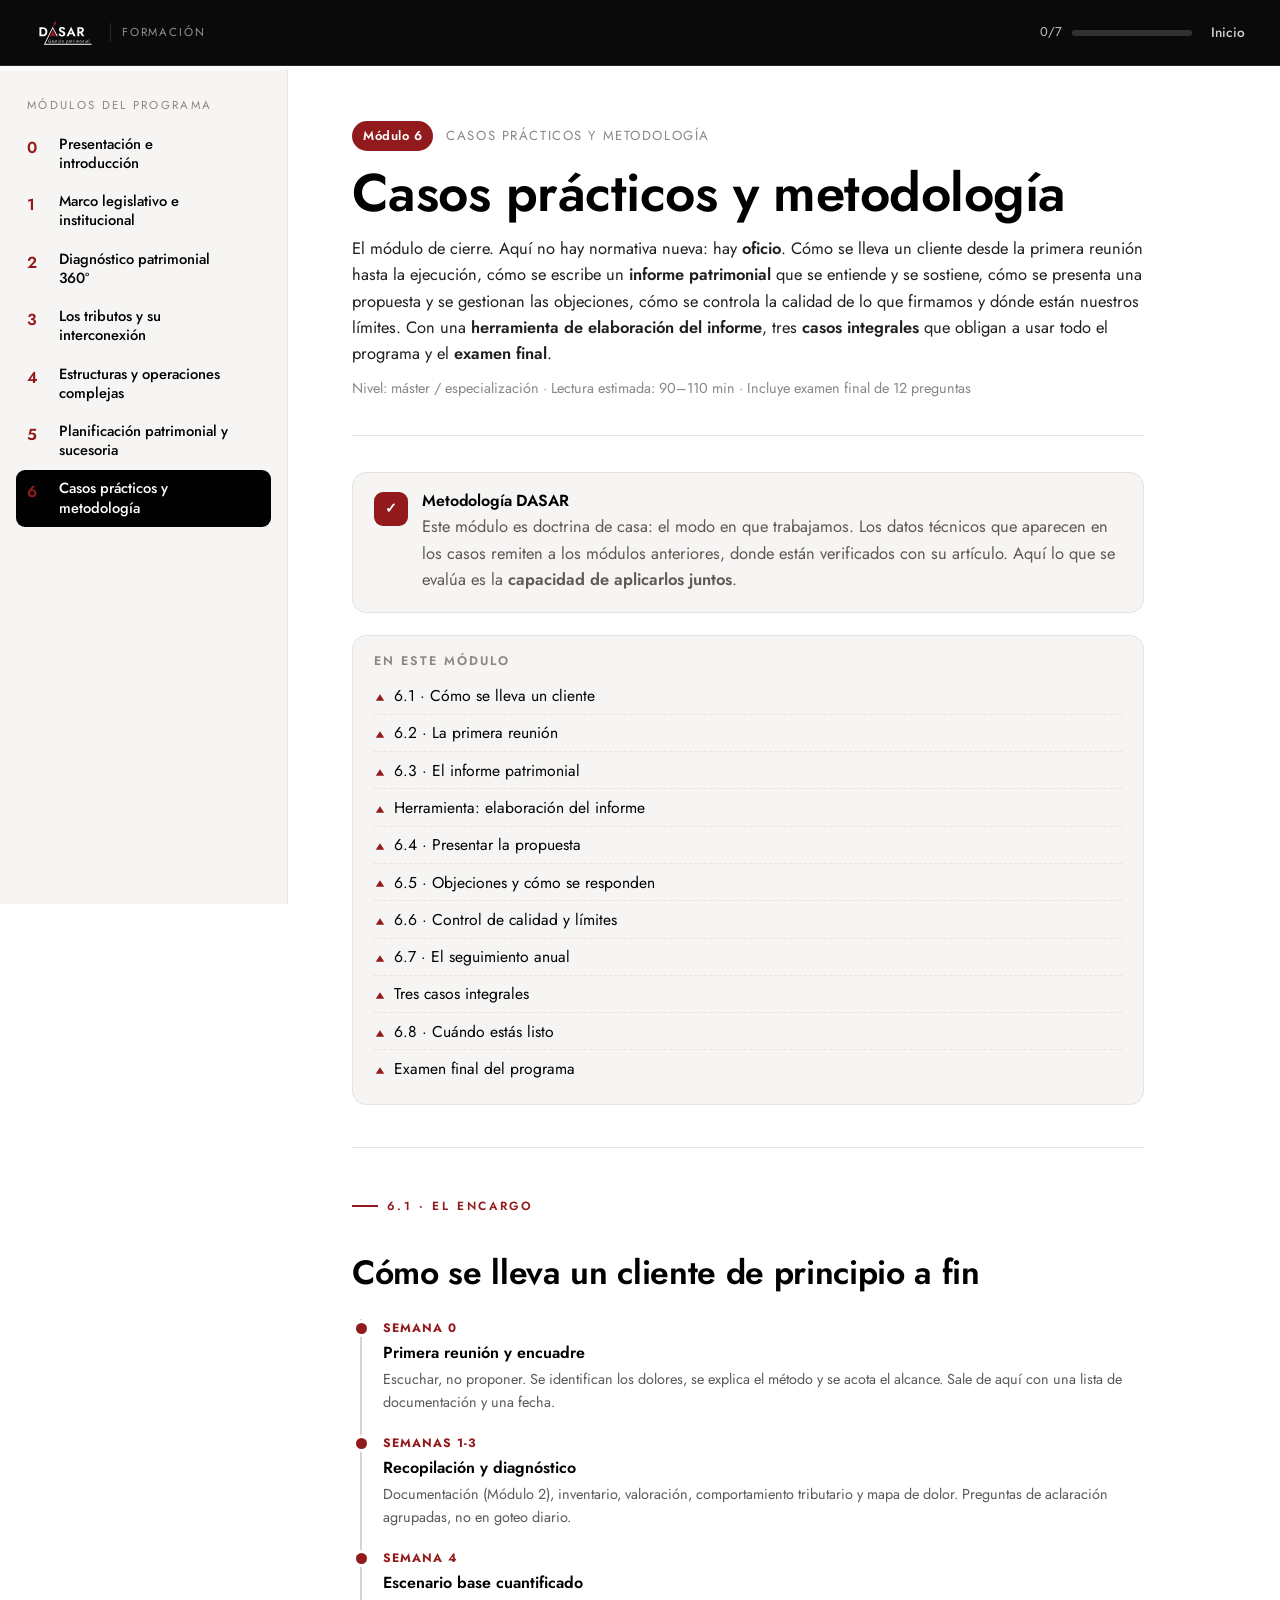
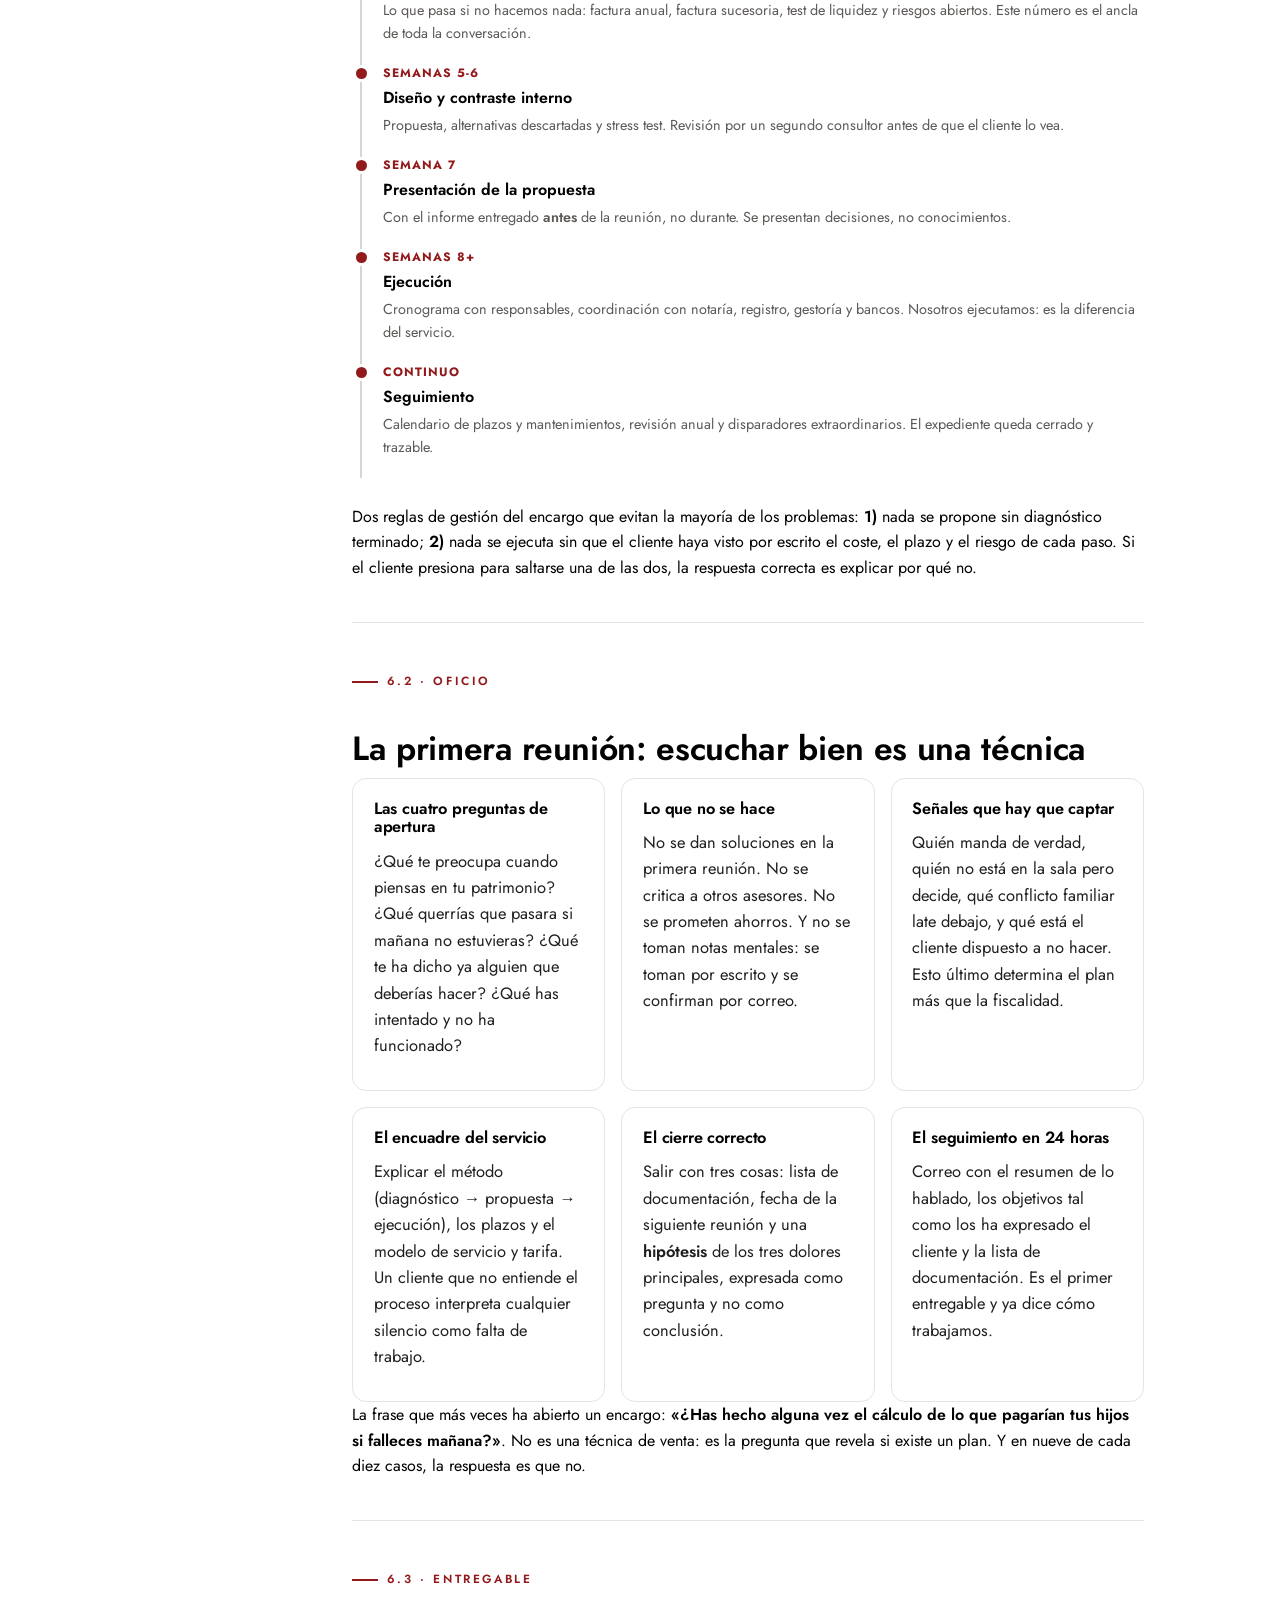
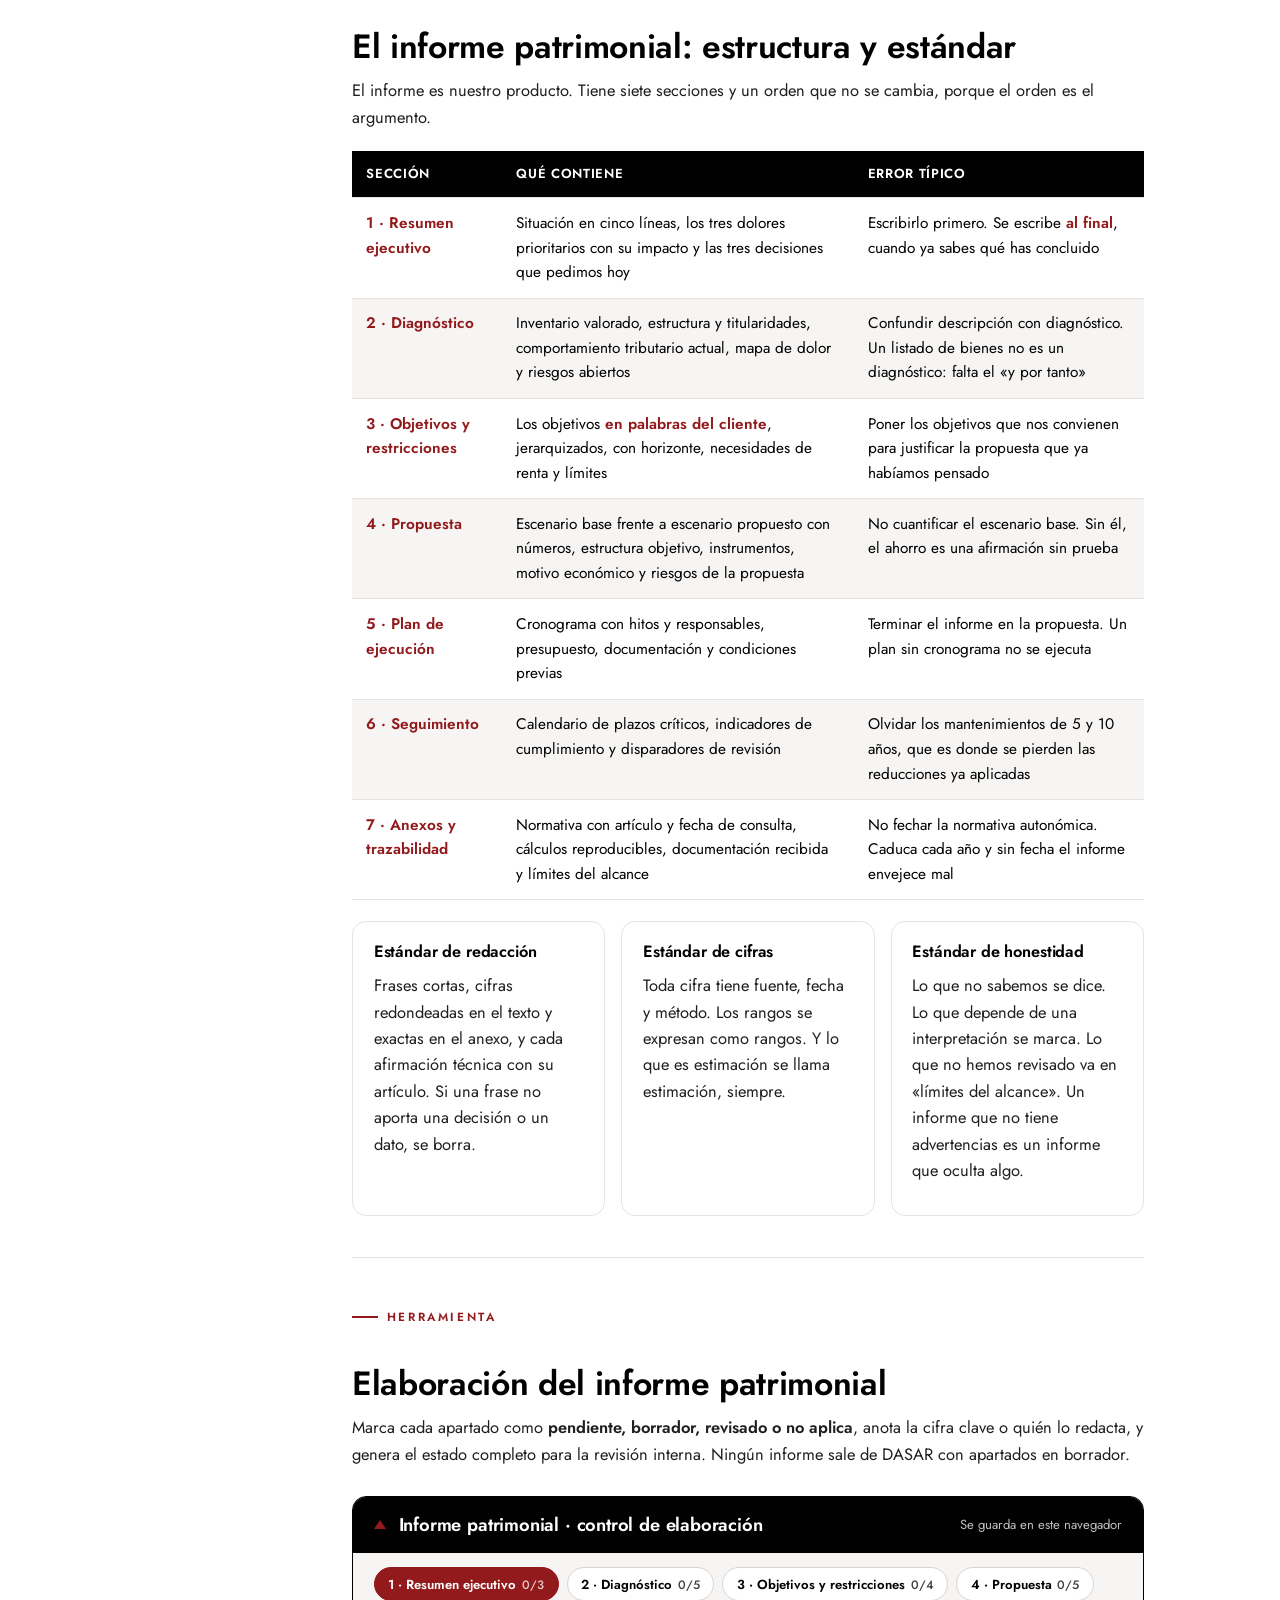
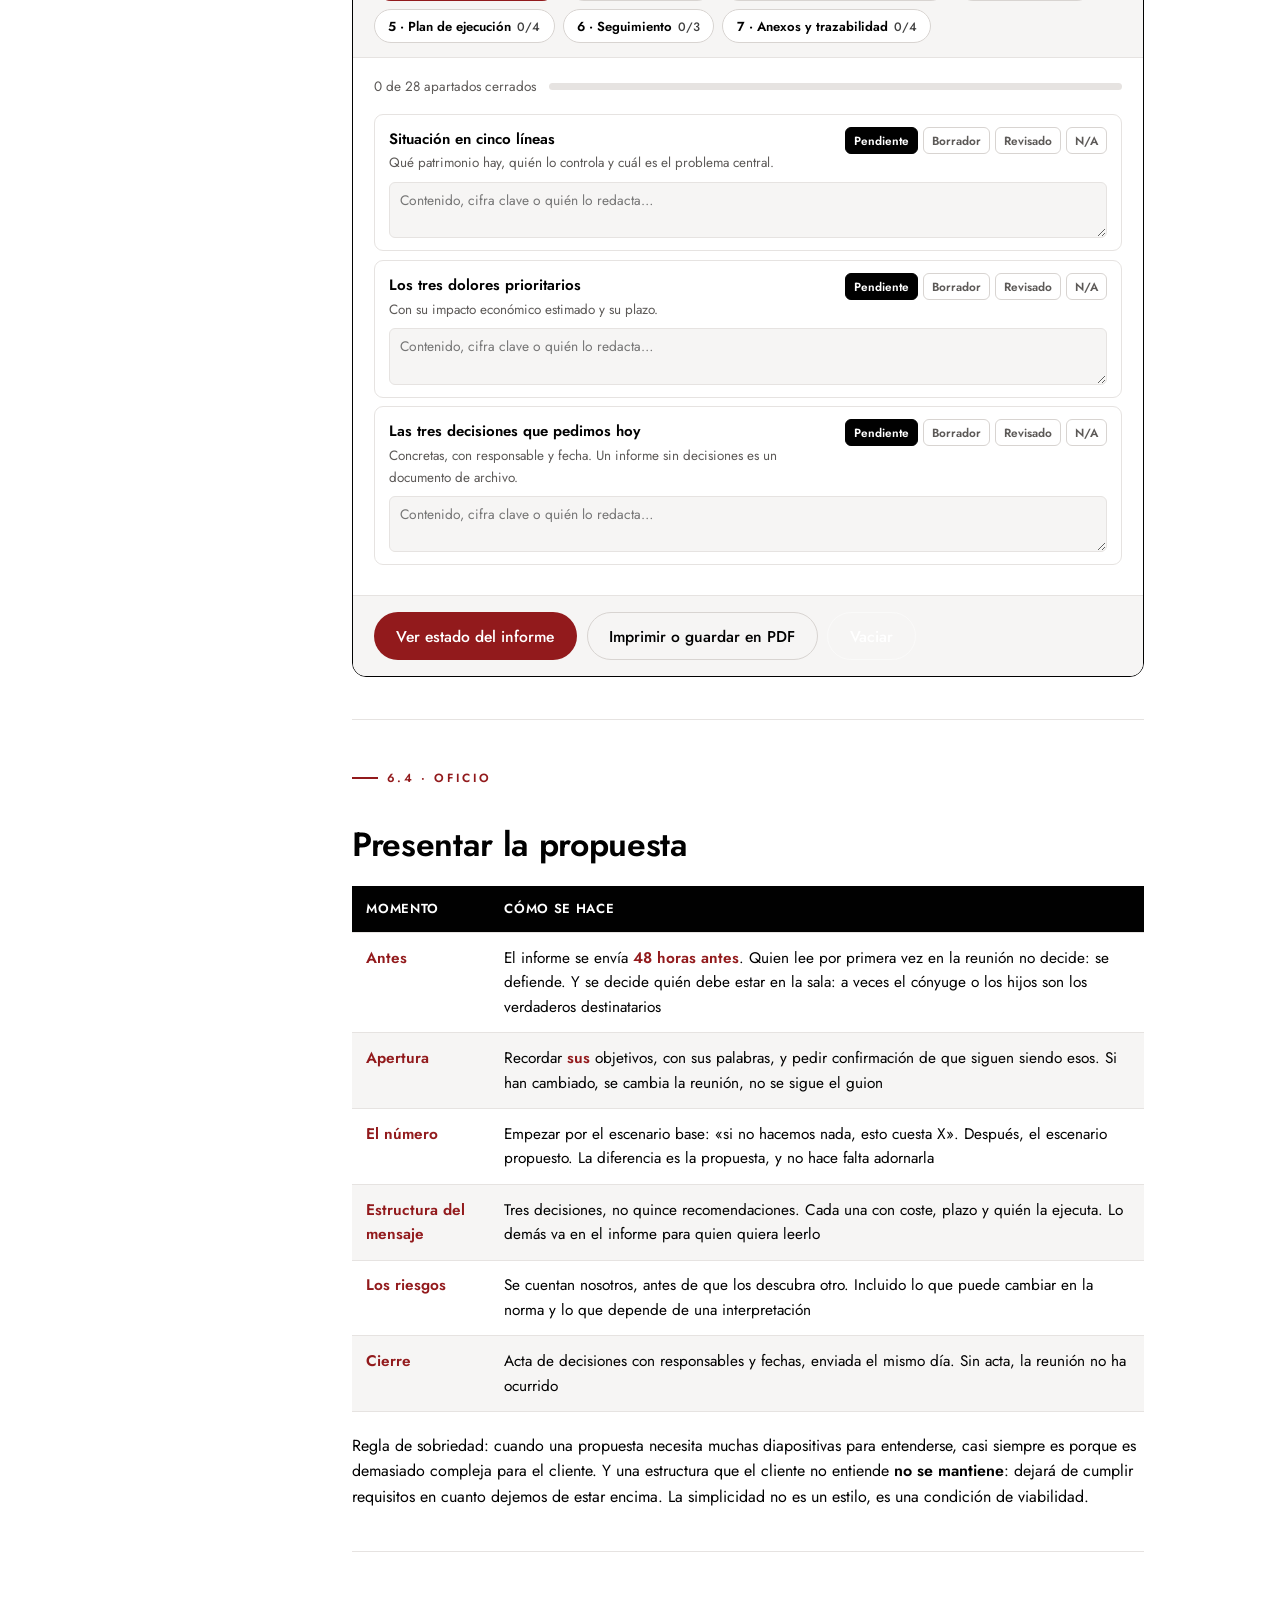
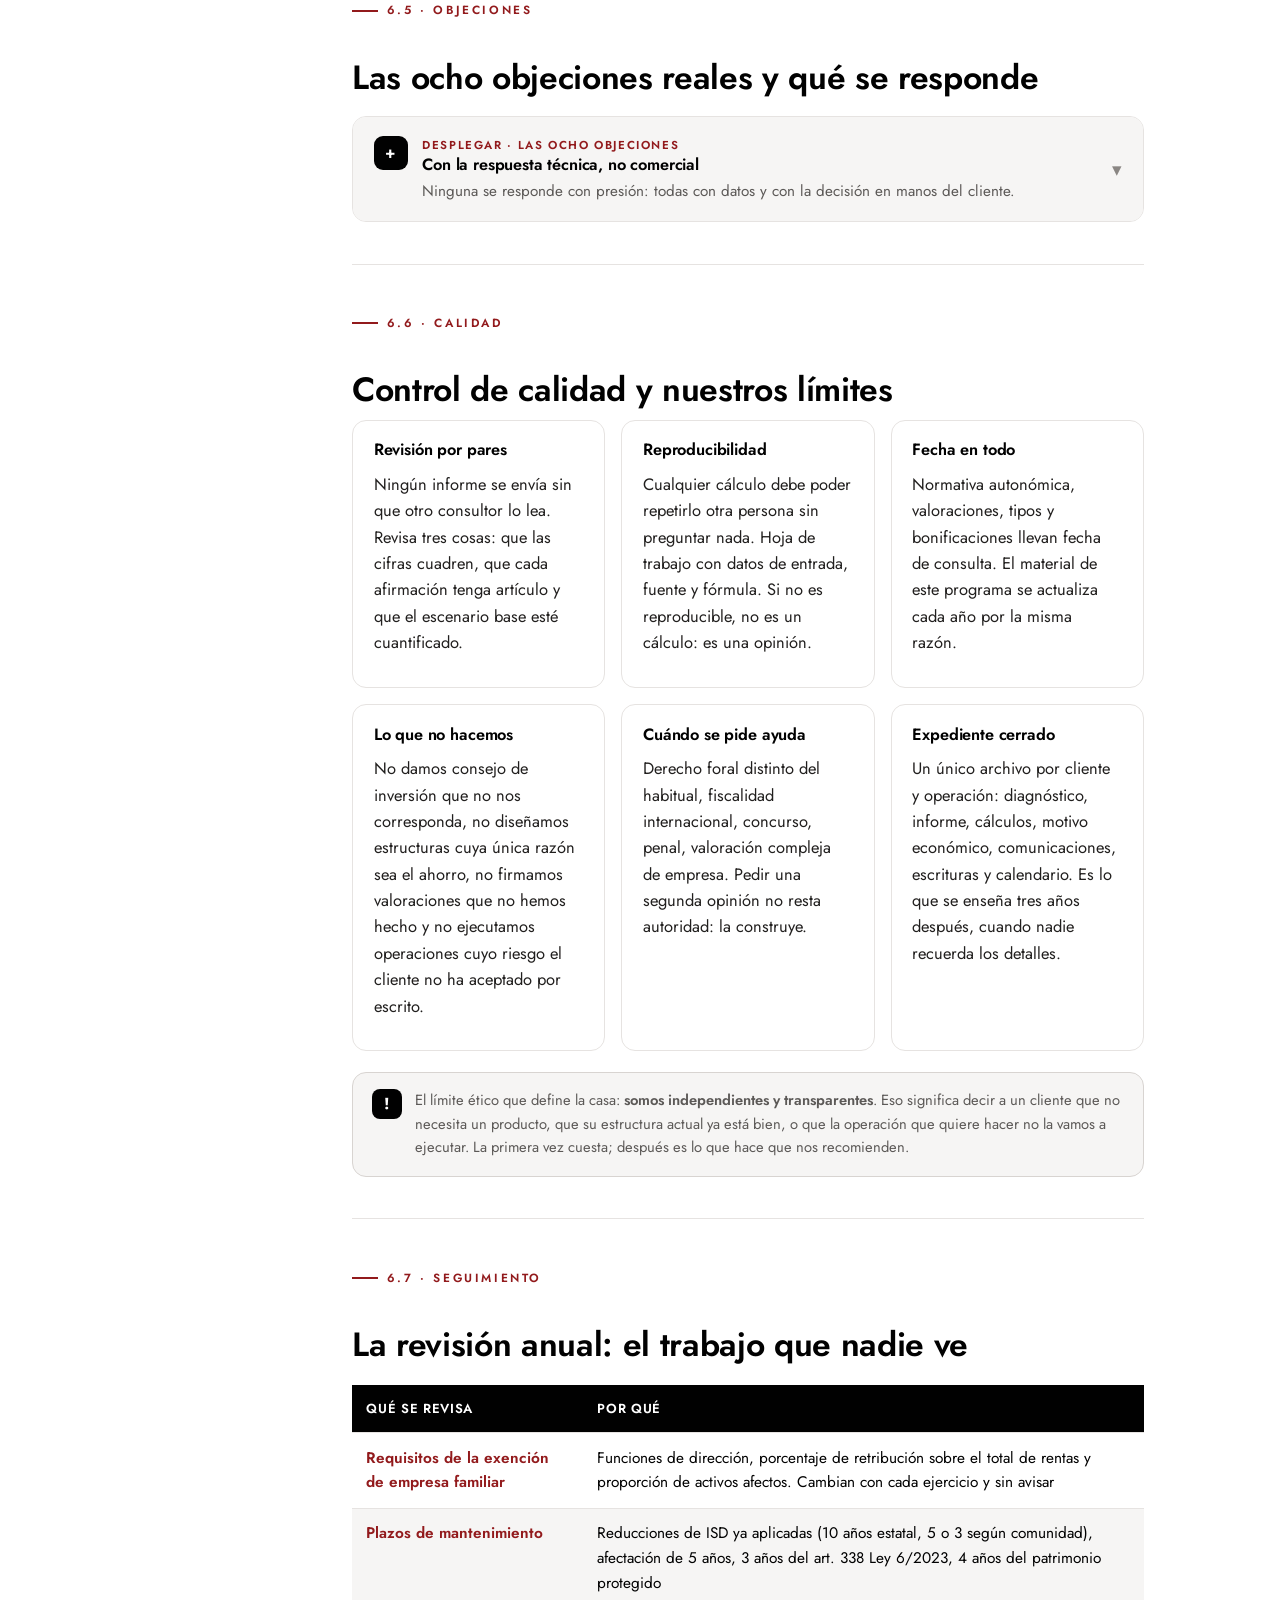
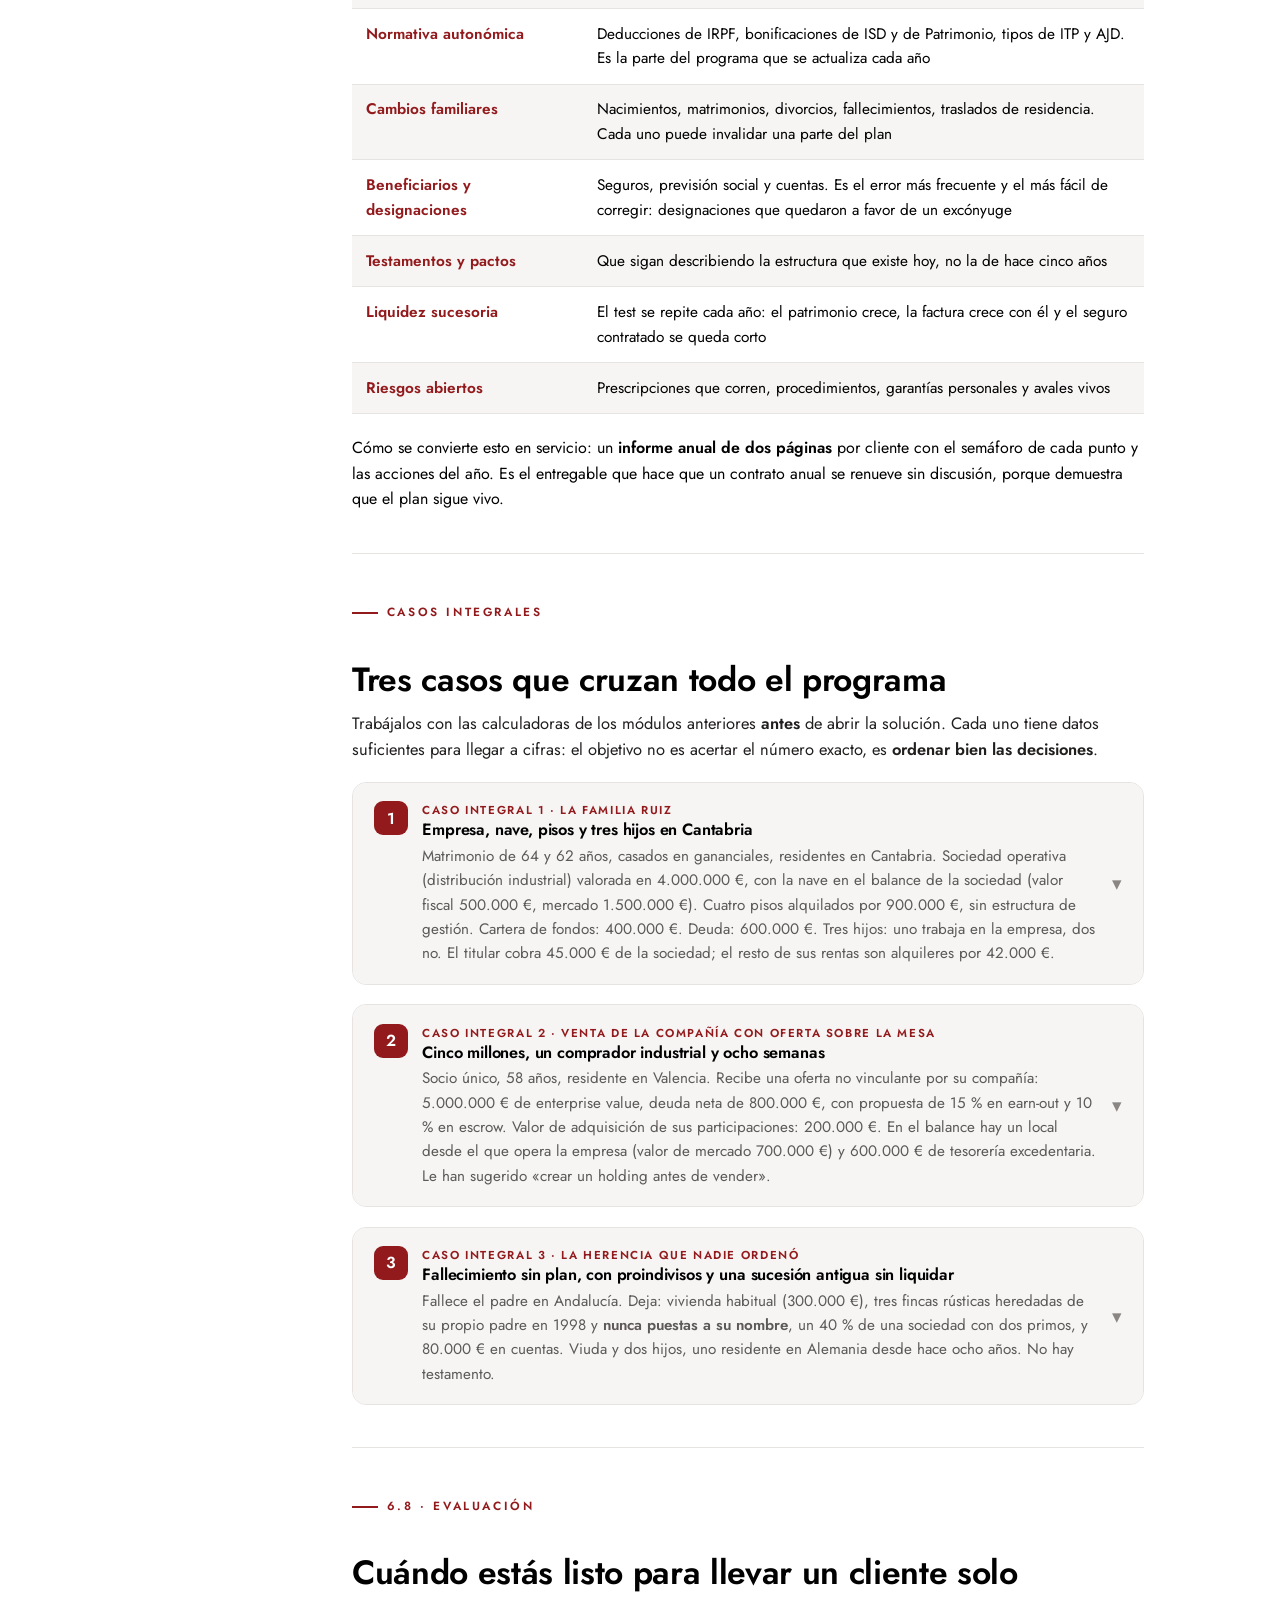
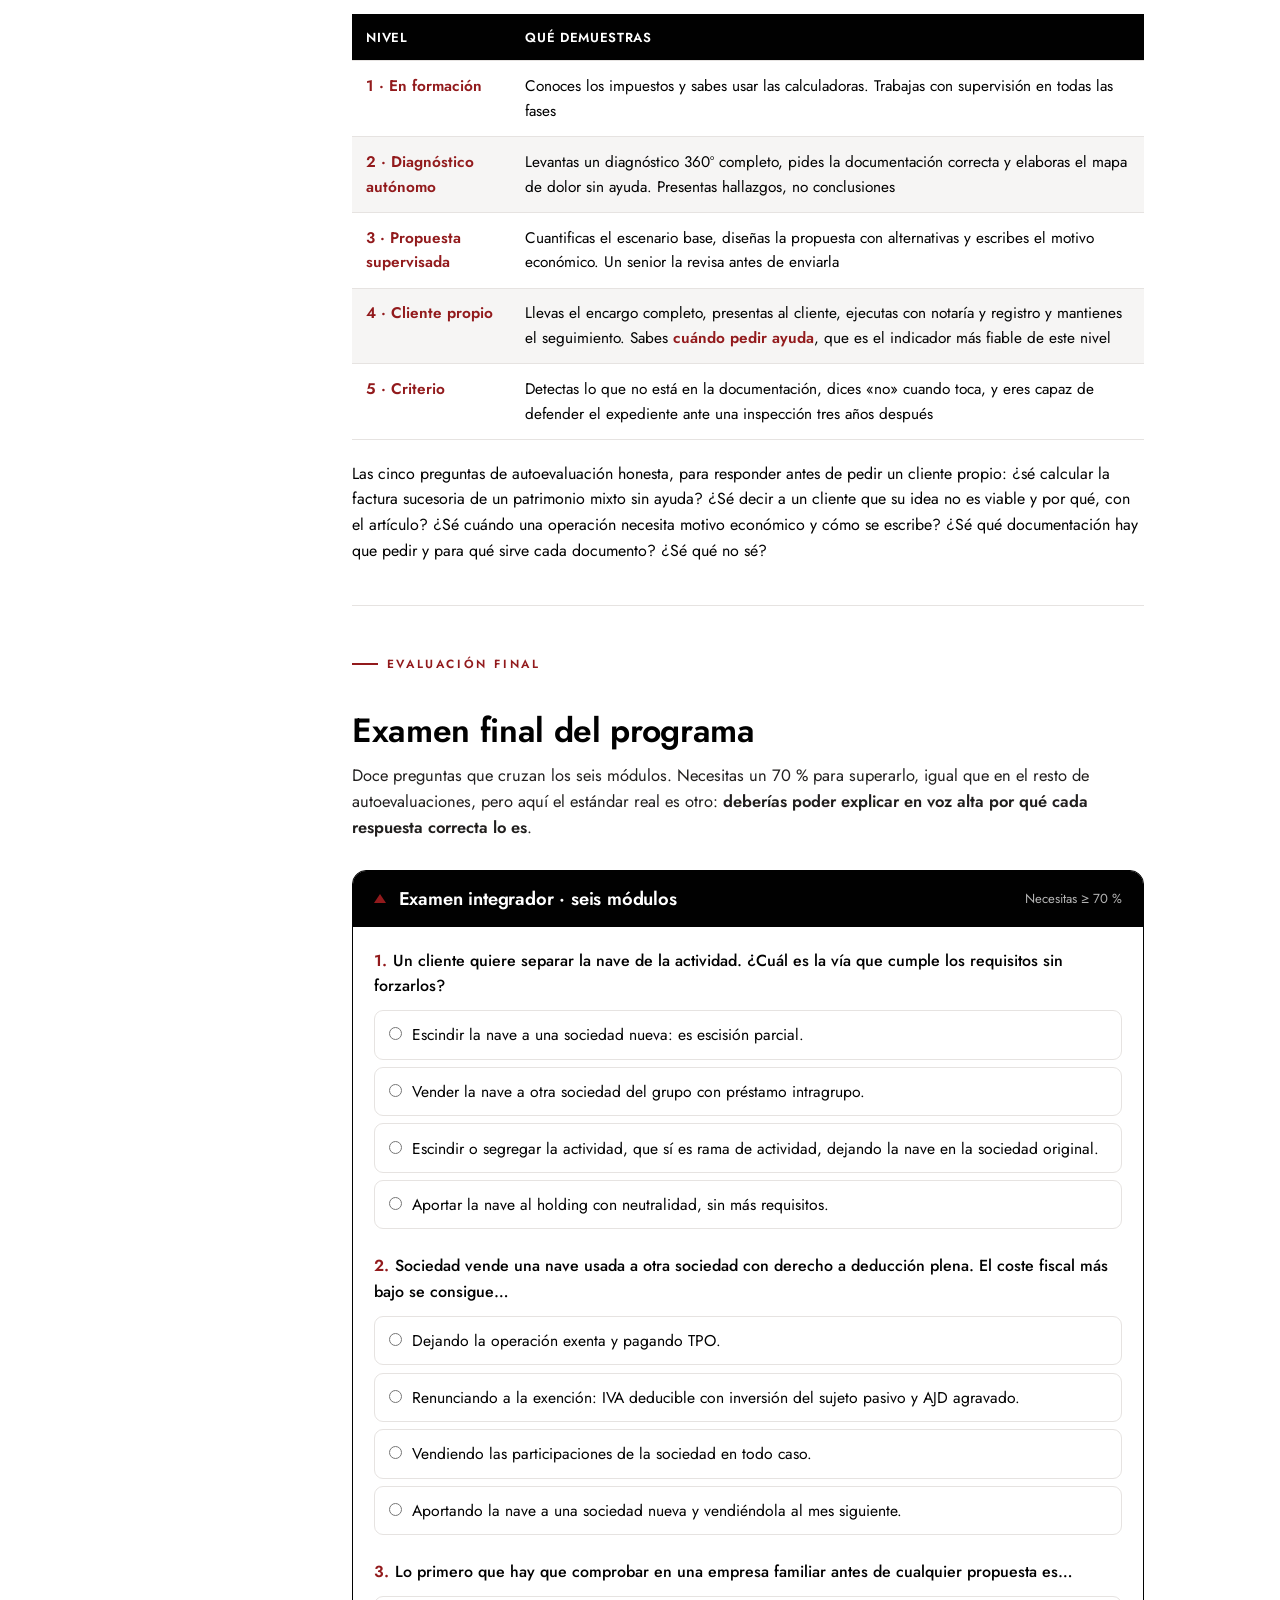
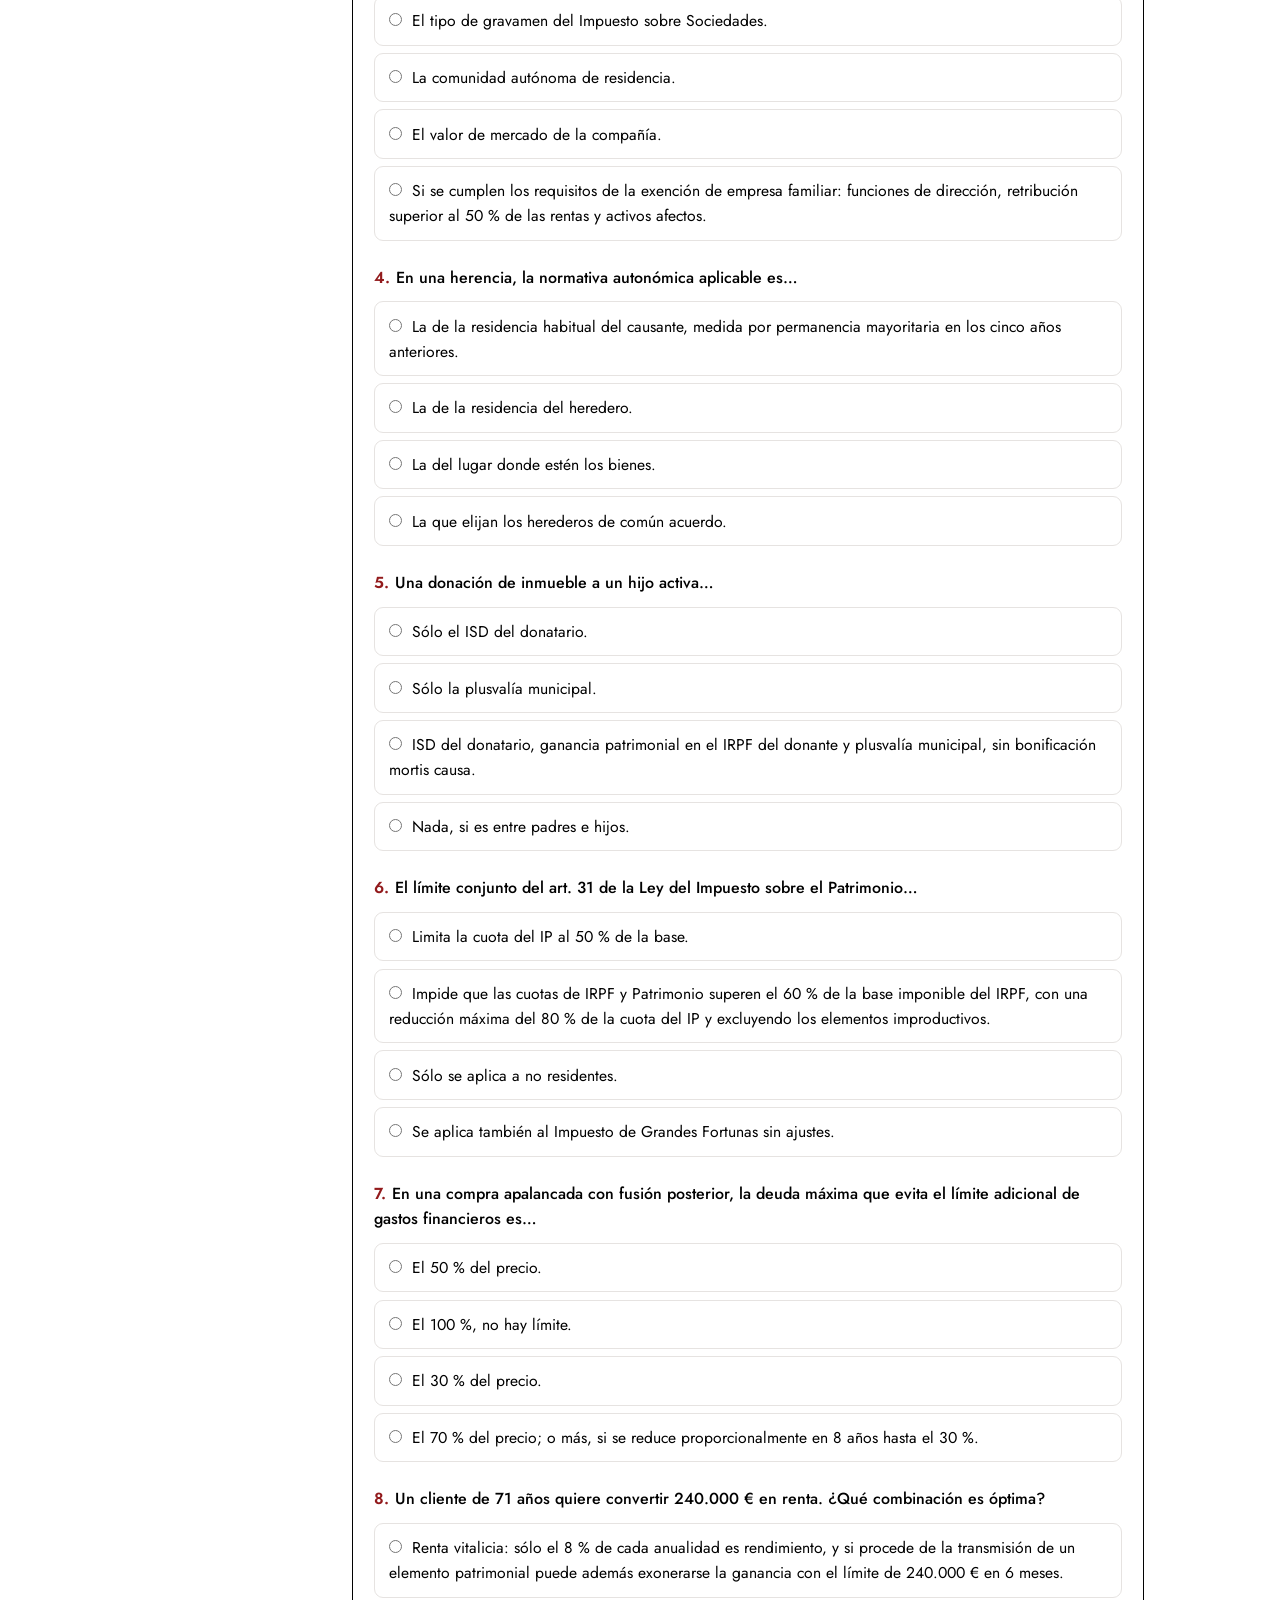
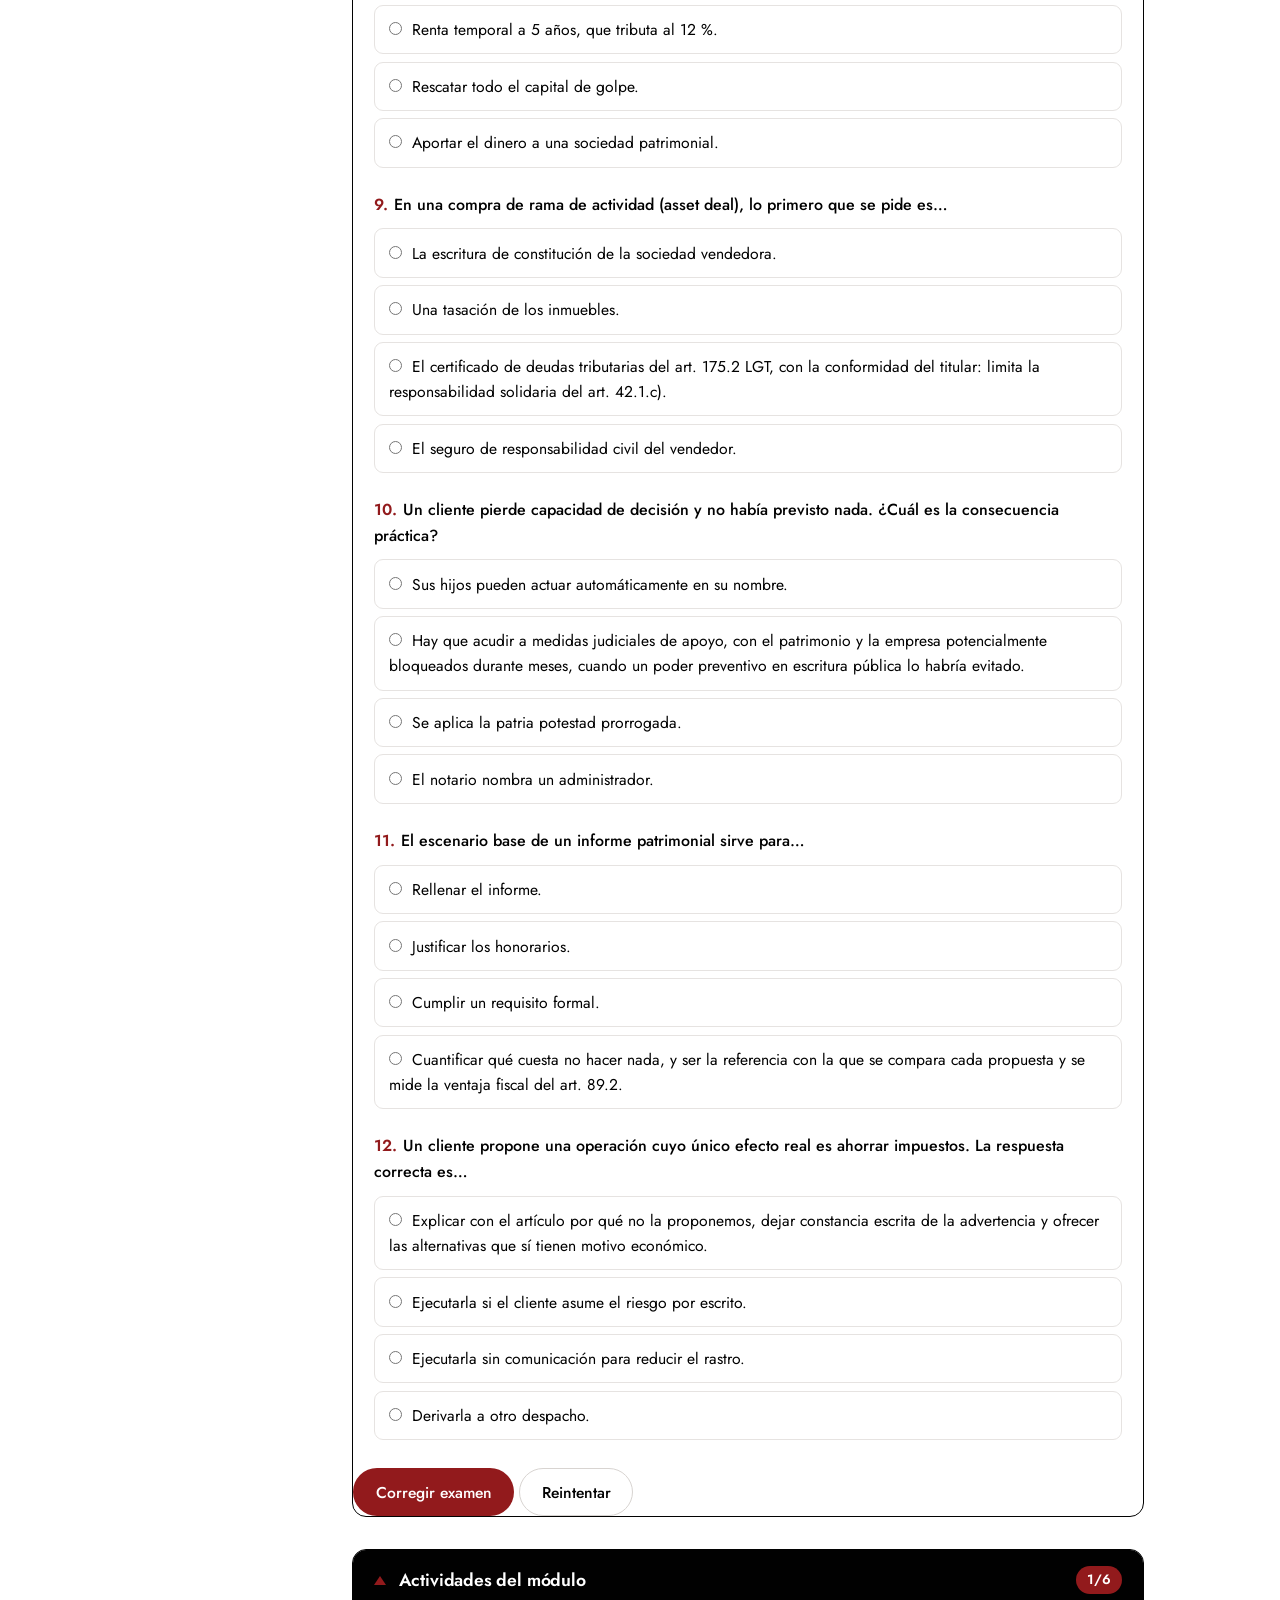
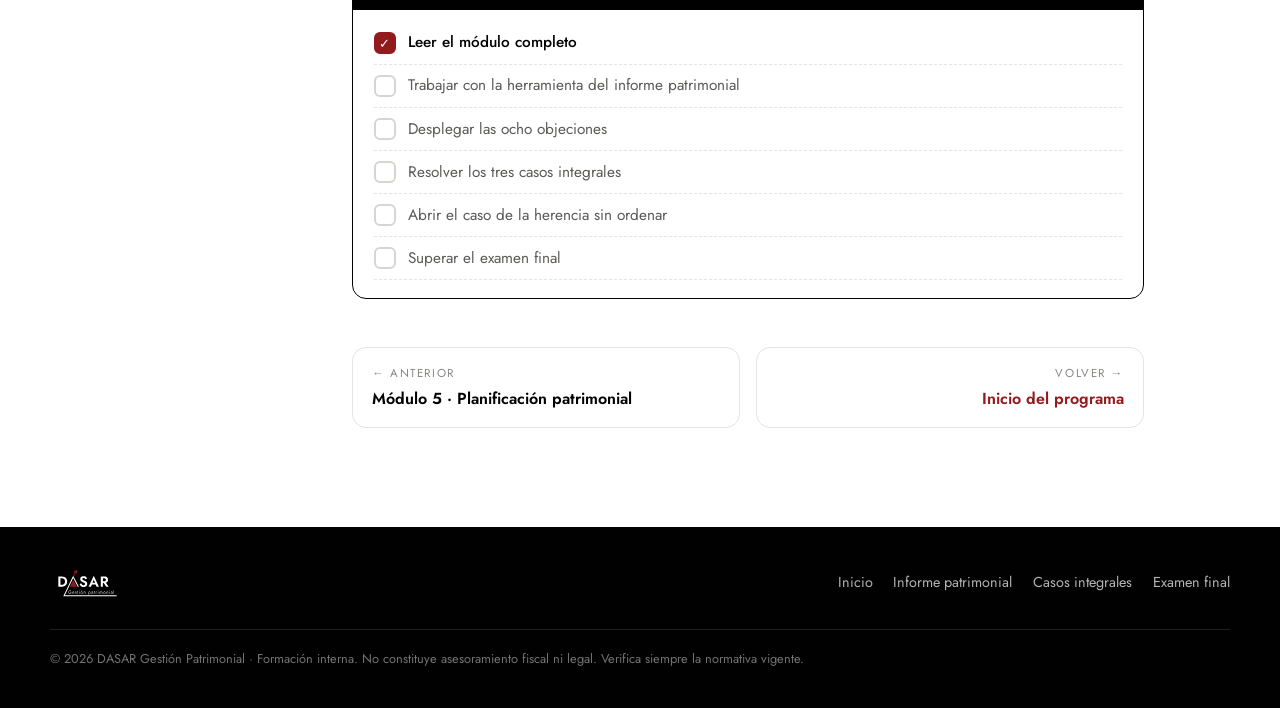
<file: modulo-6.html>
<!DOCTYPE html>
<html lang="es">
<head>
<meta charset="UTF-8">
<meta name="viewport" content="width=device-width, initial-scale=1.0">
<meta http-equiv="Cache-Control" content="no-cache, no-store, must-revalidate">
<meta http-equiv="Pragma" content="no-cache">
<meta http-equiv="Expires" content="0">
<title>Módulo 6 · Casos prácticos y metodología · DASAR</title>
<meta name="description" content="Módulo 6 DASAR: metodología de trabajo, el informe patrimonial con herramienta de elaboración, gestión de reuniones y objeciones, control de calidad, tres casos integrales y examen final del programa.">
<link rel="icon" href="dasar-color.svg">
<link rel="preconnect" href="https://fonts.googleapis.com">
<link rel="preconnect" href="https://fonts.gstatic.com" crossorigin>
<link href="https://fonts.googleapis.com/css2?family=Jost:ital,wght@0,400;0,500;0,600;0,700;1,400&display=swap" rel="stylesheet">
<link rel="stylesheet" href="styles.css?v=17">
</head>
<body data-current="mod6">

<header class="topbar">
  <button class="menu-toggle" aria-label="Menú"><span></span><span></span><span></span></button>
  <a class="brand" href="index.html">
    <img src="dasar-blanco.svg" alt="DASAR Gestión Patrimonial">
    <span class="tag">Formación</span>
  </a>
  <span class="spacer"></span>
  <div class="tprogress" title="Progreso del programa">
    <span data-progress-text>0/7</span>
    <span class="bar"><i data-progress-bar></i></span>
  </div>
  <a class="home-link" href="index.html">Inicio</a>
</header>
<div class="readprogress" aria-hidden="true"><i></i></div>

<div class="layout">
  <aside class="sidebar">
    <div class="side-h">Módulos del programa</div>
    <nav id="sidebar-list"></nav>
  </aside>

  <main class="content prose">

    <div class="mod-head">
      <div class="eyebrow">
        <span class="mod-badge">Módulo 6</span>
        <span class="mod-meta">Casos prácticos y metodología</span>
      </div>
      <h1>Casos prácticos y metodología</h1>
      <p class="lead">El módulo de cierre. Aquí no hay normativa nueva: hay <strong>oficio</strong>. Cómo se lleva un cliente desde la primera reunión hasta la ejecución, cómo se escribe un <strong>informe patrimonial</strong> que se entiende y se sostiene, cómo se presenta una propuesta y se gestionan las objeciones, cómo se controla la calidad de lo que firmamos y dónde están nuestros límites. Con una <strong>herramienta de elaboración del informe</strong>, tres <strong>casos integrales</strong> que obligan a usar todo el programa y el <strong>examen final</strong>.</p>
      <p style="color:var(--muted-2);font-size:.9rem">Nivel: máster / especialización · Lectura estimada: 90–110 min · Incluye examen final de 12 preguntas</p>
    </div>

    <div class="callout"><div class="ic">✓</div><div class="ct"><h4>Metodología DASAR</h4><p>Este módulo es doctrina de casa: el modo en que trabajamos. Los datos técnicos que aparecen en los casos remiten a los módulos anteriores, donde están verificados con su artículo. Aquí lo que se evalúa es la <strong>capacidad de aplicarlos juntos</strong>.</p></div></div>

    <div class="toc">
      <h4>En este módulo</h4>
      <a href="#s1"><span class="tri"></span>6.1 · Cómo se lleva un cliente</a>
      <a href="#s2"><span class="tri"></span>6.2 · La primera reunión</a>
      <a href="#s3"><span class="tri"></span>6.3 · El informe patrimonial</a>
      <a href="#inf"><span class="tri"></span>Herramienta: elaboración del informe</a>
      <a href="#s4"><span class="tri"></span>6.4 · Presentar la propuesta</a>
      <a href="#s5"><span class="tri"></span>6.5 · Objeciones y cómo se responden</a>
      <a href="#s6"><span class="tri"></span>6.6 · Control de calidad y límites</a>
      <a href="#s7"><span class="tri"></span>6.7 · El seguimiento anual</a>
      <a href="#casos"><span class="tri"></span>Tres casos integrales</a>
      <a href="#rubrica"><span class="tri"></span>6.8 · Cuándo estás listo</a>
      <a href="#examen"><span class="tri"></span>Examen final del programa</a>
    </div>

    <hr class="divider">

    <!-- 6.1 -->
    <section id="s1" class="reveal">
      <span class="kicker">6.1 · El encargo</span>
      <h2>Cómo se lleva un cliente de principio a fin</h2>
      <div class="timeline">
        <div class="tlstep"><div class="tl-w">Semana 0</div><div class="tl-t">Primera reunión y encuadre</div><div class="tl-d">Escuchar, no proponer. Se identifican los dolores, se explica el método y se acota el alcance. Sale de aquí con una lista de documentación y una fecha.</div></div>
        <div class="tlstep"><div class="tl-w">Semanas 1-3</div><div class="tl-t">Recopilación y diagnóstico</div><div class="tl-d">Documentación (Módulo 2), inventario, valoración, comportamiento tributario y mapa de dolor. Preguntas de aclaración agrupadas, no en goteo diario.</div></div>
        <div class="tlstep"><div class="tl-w">Semana 4</div><div class="tl-t">Escenario base cuantificado</div><div class="tl-d">Lo que pasa si no hacemos nada: factura anual, factura sucesoria, test de liquidez y riesgos abiertos. Este número es el ancla de toda la conversación.</div></div>
        <div class="tlstep"><div class="tl-w">Semanas 5-6</div><div class="tl-t">Diseño y contraste interno</div><div class="tl-d">Propuesta, alternativas descartadas y stress test. Revisión por un segundo consultor antes de que el cliente lo vea.</div></div>
        <div class="tlstep"><div class="tl-w">Semana 7</div><div class="tl-t">Presentación de la propuesta</div><div class="tl-d">Con el informe entregado <strong>antes</strong> de la reunión, no durante. Se presentan decisiones, no conocimientos.</div></div>
        <div class="tlstep"><div class="tl-w">Semanas 8+</div><div class="tl-t">Ejecución</div><div class="tl-d">Cronograma con responsables, coordinación con notaría, registro, gestoría y bancos. Nosotros ejecutamos: es la diferencia del servicio.</div></div>
        <div class="tlstep"><div class="tl-w">Continuo</div><div class="tl-t">Seguimiento</div><div class="tl-d">Calendario de plazos y mantenimientos, revisión anual y disparadores extraordinarios. El expediente queda cerrado y trazable.</div></div>
      </div>
      <div class="flag">Dos reglas de gestión del encargo que evitan la mayoría de los problemas: <strong>1)</strong> nada se propone sin diagnóstico terminado; <strong>2)</strong> nada se ejecuta sin que el cliente haya visto por escrito el coste, el plazo y el riesgo de cada paso. Si el cliente presiona para saltarse una de las dos, la respuesta correcta es explicar por qué no.</div>
    </section>

    <hr class="divider">

    <!-- 6.2 -->
    <section id="s2" class="reveal">
      <span class="kicker">6.2 · Oficio</span>
      <h2>La primera reunión: escuchar bien es una técnica</h2>
      <div class="grid grid-3">
        <div class="card"><h4>Las cuatro preguntas de apertura</h4><p>¿Qué te preocupa cuando piensas en tu patrimonio? ¿Qué querrías que pasara si mañana no estuvieras? ¿Qué te ha dicho ya alguien que deberías hacer? ¿Qué has intentado y no ha funcionado?</p></div>
        <div class="card"><h4>Lo que no se hace</h4><p>No se dan soluciones en la primera reunión. No se critica a otros asesores. No se prometen ahorros. Y no se toman notas mentales: se toman por escrito y se confirman por correo.</p></div>
        <div class="card"><h4>Señales que hay que captar</h4><p>Quién manda de verdad, quién no está en la sala pero decide, qué conflicto familiar late debajo, y qué está el cliente dispuesto a no hacer. Esto último determina el plan más que la fiscalidad.</p></div>
        <div class="card"><h4>El encuadre del servicio</h4><p>Explicar el método (diagnóstico → propuesta → ejecución), los plazos y el modelo de servicio y tarifa. Un cliente que no entiende el proceso interpreta cualquier silencio como falta de trabajo.</p></div>
        <div class="card"><h4>El cierre correcto</h4><p>Salir con tres cosas: lista de documentación, fecha de la siguiente reunión y una <strong>hipótesis</strong> de los tres dolores principales, expresada como pregunta y no como conclusión.</p></div>
        <div class="card"><h4>El seguimiento en 24 horas</h4><p>Correo con el resumen de lo hablado, los objetivos tal como los ha expresado el cliente y la lista de documentación. Es el primer entregable y ya dice cómo trabajamos.</p></div>
      </div>
      <div class="flag">La frase que más veces ha abierto un encargo: <strong>«¿Has hecho alguna vez el cálculo de lo que pagarían tus hijos si falleces mañana?»</strong>. No es una técnica de venta: es la pregunta que revela si existe un plan. Y en nueve de cada diez casos, la respuesta es que no.</div>
    </section>

    <hr class="divider">

    <!-- 6.3 -->
    <section id="s3" class="reveal">
      <span class="kicker">6.3 · Entregable</span>
      <h2>El informe patrimonial: estructura y estándar</h2>
      <p>El informe es nuestro producto. Tiene siete secciones y un orden que no se cambia, porque el orden es el argumento.</p>
      <table class="tbl">
        <thead><tr><th>Sección</th><th>Qué contiene</th><th>Error típico</th></tr></thead>
        <tbody>
          <tr><td><strong>1 · Resumen ejecutivo</strong></td><td>Situación en cinco líneas, los tres dolores prioritarios con su impacto y las tres decisiones que pedimos hoy</td><td>Escribirlo primero. Se escribe <strong>al final</strong>, cuando ya sabes qué has concluido</td></tr>
          <tr><td><strong>2 · Diagnóstico</strong></td><td>Inventario valorado, estructura y titularidades, comportamiento tributario actual, mapa de dolor y riesgos abiertos</td><td>Confundir descripción con diagnóstico. Un listado de bienes no es un diagnóstico: falta el «y por tanto»</td></tr>
          <tr><td><strong>3 · Objetivos y restricciones</strong></td><td>Los objetivos <strong>en palabras del cliente</strong>, jerarquizados, con horizonte, necesidades de renta y límites</td><td>Poner los objetivos que nos convienen para justificar la propuesta que ya habíamos pensado</td></tr>
          <tr><td><strong>4 · Propuesta</strong></td><td>Escenario base frente a escenario propuesto con números, estructura objetivo, instrumentos, motivo económico y riesgos de la propuesta</td><td>No cuantificar el escenario base. Sin él, el ahorro es una afirmación sin prueba</td></tr>
          <tr><td><strong>5 · Plan de ejecución</strong></td><td>Cronograma con hitos y responsables, presupuesto, documentación y condiciones previas</td><td>Terminar el informe en la propuesta. Un plan sin cronograma no se ejecuta</td></tr>
          <tr><td><strong>6 · Seguimiento</strong></td><td>Calendario de plazos críticos, indicadores de cumplimiento y disparadores de revisión</td><td>Olvidar los mantenimientos de 5 y 10 años, que es donde se pierden las reducciones ya aplicadas</td></tr>
          <tr><td><strong>7 · Anexos y trazabilidad</strong></td><td>Normativa con artículo y fecha de consulta, cálculos reproducibles, documentación recibida y límites del alcance</td><td>No fechar la normativa autonómica. Caduca cada año y sin fecha el informe envejece mal</td></tr>
        </tbody>
      </table>
      <div class="grid grid-3">
        <div class="card"><h4>Estándar de redacción</h4><p>Frases cortas, cifras redondeadas en el texto y exactas en el anexo, y cada afirmación técnica con su artículo. Si una frase no aporta una decisión o un dato, se borra.</p></div>
        <div class="card"><h4>Estándar de cifras</h4><p>Toda cifra tiene fuente, fecha y método. Los rangos se expresan como rangos. Y lo que es estimación se llama estimación, siempre.</p></div>
        <div class="card"><h4>Estándar de honestidad</h4><p>Lo que no sabemos se dice. Lo que depende de una interpretación se marca. Lo que no hemos revisado va en «límites del alcance». Un informe que no tiene advertencias es un informe que oculta algo.</p></div>
      </div>
    </section>

    <hr class="divider">

    <!-- HERRAMIENTA INFORME -->
    <section id="inf" class="reveal">
      <span class="kicker">Herramienta</span>
      <h2>Elaboración del informe patrimonial</h2>
      <p>Marca cada apartado como <strong>pendiente, borrador, revisado o no aplica</strong>, anota la cifra clave o quién lo redacta, y genera el estado completo para la revisión interna. Ningún informe sale de DASAR con apartados en borrador.</p>
      <div class="irl informe">
        <div class="irl-head"><span class="tri"></span><h3>Informe patrimonial · control de elaboración</h3><span class="irl-meta">Se guarda en este navegador</span></div>
        <div class="irl-bar" data-inf-bar></div>
        <div class="irl-body">
          <div class="irl-progress"><span data-inf-ptxt>0 de 0 apartados cerrados</span><span class="pb"><i data-inf-pb></i></span></div>
          <div data-inf-body></div>
        </div>
        <div class="irl-actions">
          <button class="btn btn-primary" data-inf-gen>Ver estado del informe</button>
          <button class="btn btn-outline" data-inf-print>Imprimir o guardar en PDF</button>
          <button class="btn btn-ghost" data-inf-reset>Vaciar</button>
        </div>
        <div class="irlout"></div>
      </div>
    </section>

    <hr class="divider">

    <!-- 6.4 -->
    <section id="s4" class="reveal">
      <span class="kicker">6.4 · Oficio</span>
      <h2>Presentar la propuesta</h2>
      <table class="tbl">
        <thead><tr><th>Momento</th><th>Cómo se hace</th></tr></thead>
        <tbody>
          <tr><td><strong>Antes</strong></td><td>El informe se envía <strong>48 horas antes</strong>. Quien lee por primera vez en la reunión no decide: se defiende. Y se decide quién debe estar en la sala: a veces el cónyuge o los hijos son los verdaderos destinatarios</td></tr>
          <tr><td><strong>Apertura</strong></td><td>Recordar <strong>sus</strong> objetivos, con sus palabras, y pedir confirmación de que siguen siendo esos. Si han cambiado, se cambia la reunión, no se sigue el guion</td></tr>
          <tr><td><strong>El número</strong></td><td>Empezar por el escenario base: «si no hacemos nada, esto cuesta X». Después, el escenario propuesto. La diferencia es la propuesta, y no hace falta adornarla</td></tr>
          <tr><td><strong>Estructura del mensaje</strong></td><td>Tres decisiones, no quince recomendaciones. Cada una con coste, plazo y quién la ejecuta. Lo demás va en el informe para quien quiera leerlo</td></tr>
          <tr><td><strong>Los riesgos</strong></td><td>Se cuentan nosotros, antes de que los descubra otro. Incluido lo que puede cambiar en la norma y lo que depende de una interpretación</td></tr>
          <tr><td><strong>Cierre</strong></td><td>Acta de decisiones con responsables y fechas, enviada el mismo día. Sin acta, la reunión no ha ocurrido</td></tr>
        </tbody>
      </table>
      <div class="flag">Regla de sobriedad: cuando una propuesta necesita muchas diapositivas para entenderse, casi siempre es porque es demasiado compleja para el cliente. Y una estructura que el cliente no entiende <strong>no se mantiene</strong>: dejará de cumplir requisitos en cuanto dejemos de estar encima. La simplicidad no es un estilo, es una condición de viabilidad.</div>
    </section>

    <hr class="divider">

    <!-- 6.5 -->
    <section id="s5" class="reveal">
      <span class="kicker">6.5 · Objeciones</span>
      <h2>Las ocho objeciones reales y qué se responde</h2>
      <div class="caso svc" data-act="objeciones">
        <div class="caso-h"><div class="ci">+</div><div class="cti"><div class="cl">Desplegar · las ocho objeciones</div><h4>Con la respuesta técnica, no comercial</h4><p>Ninguna se responde con presión: todas con datos y con la decisión en manos del cliente.</p></div><div class="chev">▾</div></div>
        <div class="caso-body"><div class="caso-inner">
          <div class="plano"><h5>1 · «Mi asesor ya me lo lleva todo»</h5><p>Correcto y respetable: la gestoría cumple obligaciones y nosotros diseñamos y ejecutamos el plan. No compiten. La pregunta que aclara la diferencia: «¿tienes calculado por escrito qué pagarían tus hijos si falleces mañana y de dónde saldría ese dinero?».</p></div>
          <div class="plano"><h5>2 · «Esto es muy caro»</h5><p>Se compara con el número del escenario base, no con la sensación. Y si el ahorro anual no paga el coste del plan y su mantenimiento, lo decimos: hay clientes a los que <strong>no</strong> les conviene contratarnos todavía, y decirlo es lo que construye la relación a diez años.</p></div>
          <div class="plano"><h5>3 · «Prefiero no complicarme»</h5><p>Legítimo, y a menudo acertado. Hay una versión mínima de casi todo plan: testamentos, poder preventivo, beneficiarios de seguros y liquidez. Cuesta poco, se hace en semanas y cubre el 60 % del riesgo.</p></div>
          <div class="plano"><h5>4 · «Ya lo haré más adelante»</h5><p>Aquí no se presiona: se informa. Los plazos son los que son (5 y 10 años de mantenimiento, un año de tenencia para aportar, 3 años del art. 338) y hay decisiones que a partir de cierta edad o de cierta situación de salud ya no se pueden tomar. Ese calendario se entrega por escrito.</p></div>
          <div class="plano"><h5>5 · «Un conocido lo hizo de otra forma»</h5><p>Puede que su caso fuera distinto, o puede que asumiera un riesgo que no le contaron. Se compara el supuesto con datos, sin descalificar a nadie. Y si su solución es mejor para este cliente, se adopta.</p></div>
          <div class="plano"><h5>6 · «¿Esto es legal?»</h5><p>La mejor pregunta que puede hacer. Se responde con artículos, con el motivo económico por escrito y con el riesgo explicado: economía de opción sí, artificio no (art. 89.2 LIS, arts. 15 y 16 LGT). Si algo sólo se explica por el ahorro, no lo proponemos.</p></div>
          <div class="plano"><h5>7 · «Mis hijos no están preparados»</h5><p>Es un diagnóstico, no una objeción. Y tiene respuestas concretas: separar propiedad de gestión, dirección profesional, consejo con independientes, protocolo familiar, o preparar una venta ordenada. La estructura se adapta a la familia real, no a la deseada.</p></div>
          <div class="plano"><h5>8 · «No quiero perder el control»</h5><p>Casi nunca hay que perderlo. Nuda propiedad con reserva de usufructo, participaciones sin voto, mayorías reforzadas, poderes. Se puede transmitir valor conservando el mando: eso es precisamente lo que hacemos.</p></div>
        </div></div>
      </div>
    </section>

    <hr class="divider">

    <!-- 6.6 -->
    <section id="s6" class="reveal">
      <span class="kicker">6.6 · Calidad</span>
      <h2>Control de calidad y nuestros límites</h2>
      <div class="grid grid-3">
        <div class="card"><h4>Revisión por pares</h4><p>Ningún informe se envía sin que otro consultor lo lea. Revisa tres cosas: que las cifras cuadren, que cada afirmación tenga artículo y que el escenario base esté cuantificado.</p></div>
        <div class="card"><h4>Reproducibilidad</h4><p>Cualquier cálculo debe poder repetirlo otra persona sin preguntar nada. Hoja de trabajo con datos de entrada, fuente y fórmula. Si no es reproducible, no es un cálculo: es una opinión.</p></div>
        <div class="card"><h4>Fecha en todo</h4><p>Normativa autonómica, valoraciones, tipos y bonificaciones llevan fecha de consulta. El material de este programa se actualiza cada año por la misma razón.</p></div>
        <div class="card"><h4>Lo que no hacemos</h4><p>No damos consejo de inversión que no nos corresponda, no diseñamos estructuras cuya única razón sea el ahorro, no firmamos valoraciones que no hemos hecho y no ejecutamos operaciones cuyo riesgo el cliente no ha aceptado por escrito.</p></div>
        <div class="card"><h4>Cuándo se pide ayuda</h4><p>Derecho foral distinto del habitual, fiscalidad internacional, concurso, penal, valoración compleja de empresa. Pedir una segunda opinión no resta autoridad: la construye.</p></div>
        <div class="card"><h4>Expediente cerrado</h4><p>Un único archivo por cliente y operación: diagnóstico, informe, cálculos, motivo económico, comunicaciones, escrituras y calendario. Es lo que se enseña tres años después, cuando nadie recuerda los detalles.</p></div>
      </div>
      <div class="warnbox"><div class="ic">!</div><p>El límite ético que define la casa: <strong>somos independientes y transparentes</strong>. Eso significa decir a un cliente que no necesita un producto, que su estructura actual ya está bien, o que la operación que quiere hacer no la vamos a ejecutar. La primera vez cuesta; después es lo que hace que nos recomienden.</p></div>
    </section>

    <hr class="divider">

    <!-- 6.7 -->
    <section id="s7" class="reveal">
      <span class="kicker">6.7 · Seguimiento</span>
      <h2>La revisión anual: el trabajo que nadie ve</h2>
      <table class="tbl">
        <thead><tr><th>Qué se revisa</th><th>Por qué</th></tr></thead>
        <tbody>
          <tr><td><strong>Requisitos de la exención de empresa familiar</strong></td><td>Funciones de dirección, porcentaje de retribución sobre el total de rentas y proporción de activos afectos. Cambian con cada ejercicio y sin avisar</td></tr>
          <tr><td><strong>Plazos de mantenimiento</strong></td><td>Reducciones de ISD ya aplicadas (10 años estatal, 5 o 3 según comunidad), afectación de 5 años, 3 años del art. 338 Ley 6/2023, 4 años del patrimonio protegido</td></tr>
          <tr><td><strong>Normativa autonómica</strong></td><td>Deducciones de IRPF, bonificaciones de ISD y de Patrimonio, tipos de ITP y AJD. Es la parte del programa que se actualiza cada año</td></tr>
          <tr><td><strong>Cambios familiares</strong></td><td>Nacimientos, matrimonios, divorcios, fallecimientos, traslados de residencia. Cada uno puede invalidar una parte del plan</td></tr>
          <tr><td><strong>Beneficiarios y designaciones</strong></td><td>Seguros, previsión social y cuentas. Es el error más frecuente y el más fácil de corregir: designaciones que quedaron a favor de un excónyuge</td></tr>
          <tr><td><strong>Testamentos y pactos</strong></td><td>Que sigan describiendo la estructura que existe hoy, no la de hace cinco años</td></tr>
          <tr><td><strong>Liquidez sucesoria</strong></td><td>El test se repite cada año: el patrimonio crece, la factura crece con él y el seguro contratado se queda corto</td></tr>
          <tr><td><strong>Riesgos abiertos</strong></td><td>Prescripciones que corren, procedimientos, garantías personales y avales vivos</td></tr>
        </tbody>
      </table>
      <div class="flag">Cómo se convierte esto en servicio: un <strong>informe anual de dos páginas</strong> por cliente con el semáforo de cada punto y las acciones del año. Es el entregable que hace que un contrato anual se renueve sin discusión, porque demuestra que el plan sigue vivo.</div>
    </section>

    <hr class="divider">

    <!-- CASOS INTEGRALES -->
    <section id="casos" class="reveal">
      <span class="kicker">Casos integrales</span>
      <h2>Tres casos que cruzan todo el programa</h2>
      <p>Trabájalos con las calculadoras de los módulos anteriores <strong>antes</strong> de abrir la solución. Cada uno tiene datos suficientes para llegar a cifras: el objetivo no es acertar el número exacto, es <strong>ordenar bien las decisiones</strong>.</p>

      <div class="caso" data-act="caso1">
        <div class="caso-h"><div class="ci">1</div><div class="cti"><div class="cl">Caso integral 1 · La familia Ruiz</div><h4>Empresa, nave, pisos y tres hijos en Cantabria</h4><p>Matrimonio de 64 y 62 años, casados en gananciales, residentes en Cantabria. Sociedad operativa (distribución industrial) valorada en 4.000.000 €, con la nave en el balance de la sociedad (valor fiscal 500.000 €, mercado 1.500.000 €). Cuatro pisos alquilados por 900.000 €, sin estructura de gestión. Cartera de fondos: 400.000 €. Deuda: 600.000 €. Tres hijos: uno trabaja en la empresa, dos no. El titular cobra 45.000 € de la sociedad; el resto de sus rentas son alquileres por 42.000 €.</p></div><div class="chev">▾</div></div>
        <div class="caso-body"><div class="caso-inner">
          <div class="plano"><h5>Paso 1 · Diagnóstico y el problema que nadie ha visto</h5><p>La retribución por funciones de dirección (45.000 €) <strong>no supera el 50 %</strong> del total de sus rentas empresariales, profesionales y del trabajo (45.000 de 87.000 = 51,7 %... justo al límite y sin documentar las funciones). Un año con menos dividendo del alquiler o un alquiler más alto rompe el requisito. Sin él: no hay exención de empresa familiar en Patrimonio y no hay reducción del 95 % en el ISD sobre 4.000.000 € de empresa. Eso es lo primero que hay que arreglar, y es gratis.</p></div>
          <div class="plano"><h5>Paso 2 · El escenario base</h5><p>Patrimonio neto de unos 5.700.000 €. Sin exención y con tres herederos, la factura del ISD en Cantabria se cuenta en cientos de miles de euros, frente a 400.000 € de cartera líquida. Lanza el <strong>test de liquidez</strong> del Módulo 5 con estos datos: el déficit es evidente. Añade que la nave está dentro de la sociedad operativa, expuesta al riesgo del negocio.</p></div>
          <div class="plano"><h5>Paso 3 · Estructura</h5><p>Dos operaciones, en este orden: <strong>a)</strong> documentar y ajustar la retribución por dirección y depurar activos no afectos (Módulo 4 · Parte 1); <strong>b)</strong> <strong>escindir la actividad</strong> a una sociedad nueva dejando la nave en la original, que pasa a arrendarla (recuerda del Módulo 4: la nave sola no es rama de actividad, la actividad sí). Motivo económico: separar riesgo operativo del inmueble y preparar el relevo. Coste indirecto: cero, porque la reestructuración no está sujeta a OS y está exenta de TPO y AJD (art. 45.I.B).10).</p></div>
          <div class="plano"><h5>Paso 4 · Los pisos</h5><p>Sin estructura de gestión son mera tenencia: no hay afectación, no hay exención y arrastran a la sociedad hacia la calificación de patrimonial si se meten dentro. Decisión: mantenerlos en el patrimonio personal y planificar su transmisión por la vía de la <strong>nuda propiedad</strong> reservando usufructo, para conservar las rentas. Si se quisieran afectar de verdad, hay que dotarlos de medios y esperar: no se improvisa.</p></div>
          <div class="plano"><h5>Paso 5 · Reparto entre hermanos</h5><p>La empresa al hijo que trabaja en ella; los pisos y la cartera a los otros dos; y la diferencia se cubre con un <strong>seguro de vida</strong> dimensionado con el déficit del test. Testamento coherente, valoración pactada en el pacto de socios y prestaciones accesorias en estatutos para que quien dirija tenga que dedicarse de verdad.</p></div>
          <div class="plano"><h5>Paso 6 · Lo urgente y barato, primero</h5><p>Antes de todo lo anterior, en la primera semana: testamentos, <strong>poder preventivo</strong> y autocuratela de ambos cónyuges, revisión de beneficiarios de seguros, y revisión del régimen de gananciales respecto de las participaciones. Cuesta unos cientos de euros y cubre el riesgo de que ocurra algo mañana.</p></div>
          <div class="plano"><h5>Qué se evalúa en este caso</h5><p>Que detectes el requisito del 50 % de las rentas antes de proponer estructuras; que sepas que la nave sola no es rama de actividad; que no metas los pisos en la sociedad; y que ordenes las medidas por coste y urgencia, no por complejidad.</p></div>
        </div></div>
      </div>

      <div class="caso" data-act="caso2">
        <div class="caso-h"><div class="ci">2</div><div class="cti"><div class="cl">Caso integral 2 · Venta de la compañía con oferta sobre la mesa</div><h4>Cinco millones, un comprador industrial y ocho semanas</h4><p>Socio único, 58 años, residente en Valencia. Recibe una oferta no vinculante por su compañía: 5.000.000 € de enterprise value, deuda neta de 800.000 €, con propuesta de 15 % en earn-out y 10 % en escrow. Valor de adquisición de sus participaciones: 200.000 €. En el balance hay un local desde el que opera la empresa (valor de mercado 700.000 €) y 600.000 € de tesorería excedentaria. Le han sugerido «crear un holding antes de vender».</p></div><div class="chev">▾</div></div>
        <div class="caso-body"><div class="caso-inner">
          <div class="plano"><h5>Paso 1 · Traducir la oferta a dinero real</h5><p>Equity value = 5.000.000 − 800.000 = <strong>4.200.000 €</strong>. Con 15 % de earn-out y 10 % de escrow, el cobro al cierre son <strong>3.150.000 €</strong> y quedan 1.050.000 € condicionados. Usa la calculadora del Módulo 4 · Parte 2. Sobre la ganancia (4.000.000 €), el IRPF en la base del ahorro supera el millón de euros. Este es el número con el que hay que trabajar, no el titular de «cinco millones».</p></div>
          <div class="plano"><h5>Paso 2 · El holding llega tarde</h5><p>Con la oferta ya sobre la mesa, crear un holding para vender con la exención del art. 21 es el supuesto de manual del <strong>art. 89.2 LIS</strong>: sin motivo económico válido y con la mera finalidad de obtener una ventaja fiscal. Y la consecuencia vigente es precisamente eliminar los efectos de esa ventaja. Se dice claramente al cliente, con el artículo, y se documenta que se le advirtió.</p></div>
          <div class="plano"><h5>Paso 3 · Lo que sí se puede hacer, y es mucho</h5><p><strong>a)</strong> Sacar del perímetro el <strong>local</strong>: si el comprador no lo necesita en propiedad, se queda fuera y se firma arrendamiento a valor de mercado el mismo día del cierre. Eso reduce el precio pero convierte parte del cobro en una renta futura, y evita que la plusvalía del inmueble se realice ahora. <strong>b)</strong> Repartir la <strong>tesorería excedentaria</strong> antes del cierre como dividendo (<em>pay-out</em>) y comparar su coste con cobrarla vía precio. <strong>c)</strong> Estructurar el earn-out y el vendor loan como <strong>operación a plazos</strong> para imputar la renta según los cobros. <strong>d)</strong> Negociar los límites de las garantías con plazos ligados a la prescripción real (4 años; 10 para bases y deducciones pendientes, art. 66 bis LGT).</p></div>
          <div class="plano"><h5>Paso 4 · Vender bien es una due diligence propia</h5><p>Vendor due diligence antes de abrir el data room: retribuciones del socio, contratos con partes vinculadas, licencias del local, contingencias laborales. Cada hallazgo que encuentre el comprador primero se convierte en descuento; cada uno que encontremos nosotros antes, en una corrección sin coste.</p></div>
          <div class="plano"><h5>Paso 5 · El día después</h5><p>La conversación que decide el valor de nuestro servicio: <strong>¿qué hace con 3.000.000 € en la cuenta?</strong> Aquí sí tiene sentido una estructura, ahora con motivo económico real (gestionar el patrimonio financiero e inmobiliario familiar, coinvertir con los hijos), y aquí entra el Módulo 5: cartera con traspasos, previsión social, seguros, test de liquidez sucesoria con el patrimonio nuevo, y actualización de testamentos porque el patrimonio ya no es una empresa sino dinero.</p></div>
          <div class="plano"><h5>Qué se evalúa en este caso</h5><p>Que digas «no» al holding de última hora con el artículo en la mano; que sepas convertir un EV en dinero al cierre; que uses las palancas legítimas que quedan; y que no olvides que después de cobrar empieza el trabajo patrimonial de verdad.</p></div>
        </div></div>
      </div>

      <div class="caso" data-act="caso3">
        <div class="caso-h"><div class="ci">3</div><div class="cti"><div class="cl">Caso integral 3 · La herencia que nadie ordenó</div><h4>Fallecimiento sin plan, con proindivisos y una sucesión antigua sin liquidar</h4><p>Fallece el padre en Andalucía. Deja: vivienda habitual (300.000 €), tres fincas rústicas heredadas de su propio padre en 1998 y <strong>nunca puestas a su nombre</strong>, un 40 % de una sociedad con dos primos, y 80.000 € en cuentas. Viuda y dos hijos, uno residente en Alemania desde hace ocho años. No hay testamento.</p></div><div class="chev">▾</div></div>
        <div class="caso-body"><div class="caso-inner">
          <div class="plano"><h5>Paso 1 · Primero el derecho civil, después el impuesto</h5><p>Sin testamento hay <strong>sucesión intestada</strong>: los hijos heredan por partes iguales y la viuda conserva su usufructo legal. Hay que determinar el régimen económico del matrimonio para saber qué era del padre y qué era común, y hacer la liquidación de gananciales antes de la partición. Nada se calcula hasta que esto está claro.</p></div>
          <div class="plano"><h5>Paso 2 · La sucesión de 1998</h5><p>Las fincas están a nombre del abuelo. Hay que analizar si aquella sucesión prescribió (Módulo 3 · Parte 4), qué documentación existe y si cabe acta de notoriedad o expediente de dominio —con la advertencia de que en esos casos <strong>la prescripción se computa desde la fecha del expediente</strong>, no desde la transmisión original (art. 7.2.C TRLITPAJD)—. También si hay <strong>usucapión</strong> a favor de quien ha venido poseyendo. Es el punto más delicado del caso y el que más se improvisa en la práctica.</p></div>
          <div class="plano"><h5>Paso 3 · Los plazos que corren</h5><p><strong>Seis meses</strong> para el ISD desde el fallecimiento, con posibilidad de prórroga solicitada en plazo. Se calcula la cuota por heredero con la calculadora del Módulo 3 · Parte 4: en Andalucía la bonificación deja la factura de los hijos y del cónyuge en un importe muy reducido, pero <strong>hay que presentar y liquidar igual</strong>, y la vivienda habitual y la participación societaria tienen sus propias reducciones con requisitos de mantenimiento.</p></div>
          <div class="plano"><h5>Paso 4 · El hijo no residente</h5><p>Reside en Alemania: hay que revisar su tributación por obligación real y los puntos de conexión aplicables, además de su situación en su país de residencia. Y si en el futuro vende su parte de las fincas, aparecerá la <strong>retención del 3 %</strong> del art. 25.2 TRLIRNR y la tributación por las ganancias de los arts. 13.1.i). Esto se le explica ahora, no cuando venda.</p></div>
          <div class="plano"><h5>Paso 5 · El 40 % de la sociedad con los primos</h5><p>Se hereda una minoría en una sociedad sin pacto de socios, sin fórmula de valoración y con dos socios que no son familia directa. Es el peor activo posible de una herencia. Opciones: negociar la venta a los primos con valoración por tercero, pactar ahora las reglas que no existían (arrastre, acompañamiento, valoración, salida), o aceptar la situación con un dividendo pactado. Y una lección para el resto de la cartera de clientes: esto se evita con un pacto de socios firmado veinte años antes.</p></div>
          <div class="plano"><h5>Paso 6 · Y evitar el proindiviso eterno</h5><p>Tres herederos con cuotas sobre cinco activos generan cinco comunidades. Hay que planificar la <strong>partición</strong> con adjudicaciones íntegras y compensaciones en dinero, vigilando los excesos de adjudicación (art. 7.2.B) y recordando que extinguir un condominio devenga <strong>AJD sobre el valor total</strong> del bien y que en IRPF <strong>no se actualizan valores</strong> (art. 33.2). Y ojo: la comunidad hereditaria que continúa la explotación en indivisión más de <strong>tres años</strong> tributa como sociedad por Operaciones Societarias (art. 22.5.º).</p></div>
          <div class="plano"><h5>Qué se evalúa en este caso</h5><p>Que empieces por el derecho civil y no por el impuesto; que detectes la sucesión antigua sin liquidar y sus consecuencias; que controles los plazos; que veas el problema del no residente y el de la minoría sin pacto; y que cierres con una partición que no deje proindivisos. Este caso es el que separa a un buen consultor de alguien que sólo sabe calcular.</p></div>
        </div></div>
      </div>
    </section>

    <hr class="divider">

    <!-- 6.8 RUBRICA -->
    <section id="rubrica" class="reveal">
      <span class="kicker">6.8 · Evaluación</span>
      <h2>Cuándo estás listo para llevar un cliente solo</h2>
      <table class="tbl">
        <thead><tr><th>Nivel</th><th>Qué demuestras</th></tr></thead>
        <tbody>
          <tr><td><strong>1 · En formación</strong></td><td>Conoces los impuestos y sabes usar las calculadoras. Trabajas con supervisión en todas las fases</td></tr>
          <tr><td><strong>2 · Diagnóstico autónomo</strong></td><td>Levantas un diagnóstico 360º completo, pides la documentación correcta y elaboras el mapa de dolor sin ayuda. Presentas hallazgos, no conclusiones</td></tr>
          <tr><td><strong>3 · Propuesta supervisada</strong></td><td>Cuantificas el escenario base, diseñas la propuesta con alternativas y escribes el motivo económico. Un senior la revisa antes de enviarla</td></tr>
          <tr><td><strong>4 · Cliente propio</strong></td><td>Llevas el encargo completo, presentas al cliente, ejecutas con notaría y registro y mantienes el seguimiento. Sabes <strong>cuándo pedir ayuda</strong>, que es el indicador más fiable de este nivel</td></tr>
          <tr><td><strong>5 · Criterio</strong></td><td>Detectas lo que no está en la documentación, dices «no» cuando toca, y eres capaz de defender el expediente ante una inspección tres años después</td></tr>
        </tbody>
      </table>
      <div class="flag">Las cinco preguntas de autoevaluación honesta, para responder antes de pedir un cliente propio: ¿sé calcular la factura sucesoria de un patrimonio mixto sin ayuda? ¿Sé decir a un cliente que su idea no es viable y por qué, con el artículo? ¿Sé cuándo una operación necesita motivo económico y cómo se escribe? ¿Sé qué documentación hay que pedir y para qué sirve cada documento? ¿Sé qué no sé?</div>
    </section>

    <hr class="divider">

    <!-- EXAMEN FINAL -->
    <section id="examen" class="reveal">
      <span class="kicker">Evaluación final</span>
      <h2>Examen final del programa</h2>
      <p>Doce preguntas que cruzan los seis módulos. Necesitas un 70 % para superarlo, igual que en el resto de autoevaluaciones, pero aquí el estándar real es otro: <strong>deberías poder explicar en voz alta por qué cada respuesta correcta lo es</strong>.</p>
      <div class="quiz" data-quiz-mod="mod6">
        <div class="q-head"><span class="tri"></span><h3>Examen integrador · seis módulos</h3><span class="q-meta">Necesitas ≥ 70 %</span></div>
        <div class="q-body">
          <div class="q-item" data-correct="2">
            <div class="q-txt"><span class="qn">1.</span>Un cliente quiere separar la nave de la actividad. ¿Cuál es la vía que cumple los requisitos sin forzarlos?</div>
            <label class="q-opt"><input type="radio" name="q1" value="0">Escindir la nave a una sociedad nueva: es escisión parcial.</label>
            <label class="q-opt"><input type="radio" name="q1" value="1">Vender la nave a otra sociedad del grupo con préstamo intragrupo.</label>
            <label class="q-opt"><input type="radio" name="q1" value="2">Escindir o segregar la actividad, que sí es rama de actividad, dejando la nave en la sociedad original.</label>
            <label class="q-opt"><input type="radio" name="q1" value="3">Aportar la nave al holding con neutralidad, sin más requisitos.</label>
            <div class="q-feedback">Un inmueble aislado difícilmente es rama de actividad (art. 76.4 LIS). La actividad sí lo es. Y la venta intragrupo financiada con deuda del grupo choca además con el art. 15.h) LIS.</div>
          </div>
          <div class="q-item" data-correct="1">
            <div class="q-txt"><span class="qn">2.</span>Sociedad vende una nave usada a otra sociedad con derecho a deducción plena. El coste fiscal más bajo se consigue…</div>
            <label class="q-opt"><input type="radio" name="q2" value="0">Dejando la operación exenta y pagando TPO.</label>
            <label class="q-opt"><input type="radio" name="q2" value="1">Renunciando a la exención: IVA deducible con inversión del sujeto pasivo y AJD agravado.</label>
            <label class="q-opt"><input type="radio" name="q2" value="2">Vendiendo las participaciones de la sociedad en todo caso.</label>
            <label class="q-opt"><input type="radio" name="q2" value="3">Aportando la nave a una sociedad nueva y vendiéndola al mes siguiente.</label>
            <div class="q-feedback">Arts. 20.Dos y 84.Uno.2.º e) LIVA. Con prorrata alta, la renuncia gana; con prorrata baja, no. Y la opción 4 activa la trampa de los tres años del art. 338.2.c) Ley 6/2023.</div>
          </div>
          <div class="q-item" data-correct="3">
            <div class="q-txt"><span class="qn">3.</span>Lo primero que hay que comprobar en una empresa familiar antes de cualquier propuesta es…</div>
            <label class="q-opt"><input type="radio" name="q3" value="0">El tipo de gravamen del Impuesto sobre Sociedades.</label>
            <label class="q-opt"><input type="radio" name="q3" value="1">La comunidad autónoma de residencia.</label>
            <label class="q-opt"><input type="radio" name="q3" value="2">El valor de mercado de la compañía.</label>
            <label class="q-opt"><input type="radio" name="q3" value="3">Si se cumplen los requisitos de la exención de empresa familiar: funciones de dirección, retribución superior al 50 % de las rentas y activos afectos.</label>
            <div class="q-feedback">Es el nudo del que cuelgan IRPF, Patrimonio, Sucesiones y Sociedades. Si falla, se rompen los cuatro a la vez.</div>
          </div>
          <div class="q-item" data-correct="0">
            <div class="q-txt"><span class="qn">4.</span>En una herencia, la normativa autonómica aplicable es…</div>
            <label class="q-opt"><input type="radio" name="q4" value="0">La de la residencia habitual del causante, medida por permanencia mayoritaria en los cinco años anteriores.</label>
            <label class="q-opt"><input type="radio" name="q4" value="1">La de la residencia del heredero.</label>
            <label class="q-opt"><input type="radio" name="q4" value="2">La del lugar donde estén los bienes.</label>
            <label class="q-opt"><input type="radio" name="q4" value="3">La que elijan los herederos de común acuerdo.</label>
            <div class="q-feedback">Y en donaciones de inmuebles, la de donde esté el inmueble. Cambia el resultado por cientos de miles de euros.</div>
          </div>
          <div class="q-item" data-correct="2">
            <div class="q-txt"><span class="qn">5.</span>Una donación de inmueble a un hijo activa…</div>
            <label class="q-opt"><input type="radio" name="q5" value="0">Sólo el ISD del donatario.</label>
            <label class="q-opt"><input type="radio" name="q5" value="1">Sólo la plusvalía municipal.</label>
            <label class="q-opt"><input type="radio" name="q5" value="2">ISD del donatario, ganancia patrimonial en el IRPF del donante y plusvalía municipal, sin bonificación mortis causa.</label>
            <label class="q-opt"><input type="radio" name="q5" value="3">Nada, si es entre padres e hijos.</label>
            <div class="q-feedback">Y la pérdida, si la hubiera, no es computable (art. 33.5.c LIRPF). En sucesión, en cambio, no hay ganancia (art. 33.3.b) y la plusvalía municipal es bonificable hasta el 95 %.</div>
          </div>
          <div class="q-item" data-correct="1">
            <div class="q-txt"><span class="qn">6.</span>El límite conjunto del art. 31 de la Ley del Impuesto sobre el Patrimonio…</div>
            <label class="q-opt"><input type="radio" name="q6" value="0">Limita la cuota del IP al 50 % de la base.</label>
            <label class="q-opt"><input type="radio" name="q6" value="1">Impide que las cuotas de IRPF y Patrimonio superen el 60 % de la base imponible del IRPF, con una reducción máxima del 80 % de la cuota del IP y excluyendo los elementos improductivos.</label>
            <label class="q-opt"><input type="radio" name="q6" value="2">Sólo se aplica a no residentes.</label>
            <label class="q-opt"><input type="radio" name="q6" value="3">Se aplica también al Impuesto de Grandes Fortunas sin ajustes.</label>
            <div class="q-feedback">Es el cálculo que hay que hacer siempre junto al IRPF, nunca por separado (Módulo 3 · Parte 2).</div>
          </div>
          <div class="q-item" data-correct="3">
            <div class="q-txt"><span class="qn">7.</span>En una compra apalancada con fusión posterior, la deuda máxima que evita el límite adicional de gastos financieros es…</div>
            <label class="q-opt"><input type="radio" name="q7" value="0">El 50 % del precio.</label>
            <label class="q-opt"><input type="radio" name="q7" value="1">El 100 %, no hay límite.</label>
            <label class="q-opt"><input type="radio" name="q7" value="2">El 30 % del precio.</label>
            <label class="q-opt"><input type="radio" name="q7" value="3">El 70 % del precio; o más, si se reduce proporcionalmente en 8 años hasta el 30 %.</label>
            <div class="q-feedback">Arts. 16.5, 83 y 67.b) LIS. Define el apalancamiento máximo viable y, con él, el precio que el comprador puede pagar.</div>
          </div>
          <div class="q-item" data-correct="0">
            <div class="q-txt"><span class="qn">8.</span>Un cliente de 71 años quiere convertir 240.000 € en renta. ¿Qué combinación es óptima?</div>
            <label class="q-opt"><input type="radio" name="q8" value="0">Renta vitalicia: sólo el 8 % de cada anualidad es rendimiento, y si procede de la transmisión de un elemento patrimonial puede además exonerarse la ganancia con el límite de 240.000 € en 6 meses.</label>
            <label class="q-opt"><input type="radio" name="q8" value="1">Renta temporal a 5 años, que tributa al 12 %.</label>
            <label class="q-opt"><input type="radio" name="q8" value="2">Rescatar todo el capital de golpe.</label>
            <label class="q-opt"><input type="radio" name="q8" value="3">Aportar el dinero a una sociedad patrimonial.</label>
            <div class="q-feedback">Arts. 25.3.a) 2.º y 38.3 LIRPF. La renta temporal al 12 % parece mejor porcentaje, pero se aplica sobre una renta mucho mayor y durante menos tiempo: hay que calcular, no intuir.</div>
          </div>
          <div class="q-item" data-correct="2">
            <div class="q-txt"><span class="qn">9.</span>En una compra de rama de actividad (asset deal), lo primero que se pide es…</div>
            <label class="q-opt"><input type="radio" name="q9" value="0">La escritura de constitución de la sociedad vendedora.</label>
            <label class="q-opt"><input type="radio" name="q9" value="1">Una tasación de los inmuebles.</label>
            <label class="q-opt"><input type="radio" name="q9" value="2">El certificado de deudas tributarias del art. 175.2 LGT, con la conformidad del titular: limita la responsabilidad solidaria del art. 42.1.c).</label>
            <label class="q-opt"><input type="radio" name="q9" value="3">El seguro de responsabilidad civil del vendedor.</label>
            <div class="q-feedback">La Administración tiene tres meses para expedirlo; si no lo expide o lo expide sin deudas, el adquirente queda exento. Y si no se pide, la responsabilidad alcanza también a las sanciones.</div>
          </div>
          <div class="q-item" data-correct="1">
            <div class="q-txt"><span class="qn">10.</span>Un cliente pierde capacidad de decisión y no había previsto nada. ¿Cuál es la consecuencia práctica?</div>
            <label class="q-opt"><input type="radio" name="q10" value="0">Sus hijos pueden actuar automáticamente en su nombre.</label>
            <label class="q-opt"><input type="radio" name="q10" value="1">Hay que acudir a medidas judiciales de apoyo, con el patrimonio y la empresa potencialmente bloqueados durante meses, cuando un poder preventivo en escritura pública lo habría evitado.</label>
            <label class="q-opt"><input type="radio" name="q10" value="2">Se aplica la patria potestad prorrogada.</label>
            <label class="q-opt"><input type="radio" name="q10" value="3">El notario nombra un administrador.</label>
            <div class="q-feedback">Arts. 249 y ss. CC tras la Ley 8/2021: las medidas judiciales sólo proceden «en defecto o insuficiencia de la voluntad de la persona». La patria potestad prorrogada está suprimida.</div>
          </div>
          <div class="q-item" data-correct="3">
            <div class="q-txt"><span class="qn">11.</span>El escenario base de un informe patrimonial sirve para…</div>
            <label class="q-opt"><input type="radio" name="q11" value="0">Rellenar el informe.</label>
            <label class="q-opt"><input type="radio" name="q11" value="1">Justificar los honorarios.</label>
            <label class="q-opt"><input type="radio" name="q11" value="2">Cumplir un requisito formal.</label>
            <label class="q-opt"><input type="radio" name="q11" value="3">Cuantificar qué cuesta no hacer nada, y ser la referencia con la que se compara cada propuesta y se mide la ventaja fiscal del art. 89.2.</label>
            <div class="q-feedback">Sin escenario base, el ahorro es una afirmación sin prueba y no se puede medir cuál era la ventaja fiscal si llega una comprobación.</div>
          </div>
          <div class="q-item" data-correct="0">
            <div class="q-txt"><span class="qn">12.</span>Un cliente propone una operación cuyo único efecto real es ahorrar impuestos. La respuesta correcta es…</div>
            <label class="q-opt"><input type="radio" name="q12" value="0">Explicar con el artículo por qué no la proponemos, dejar constancia escrita de la advertencia y ofrecer las alternativas que sí tienen motivo económico.</label>
            <label class="q-opt"><input type="radio" name="q12" value="1">Ejecutarla si el cliente asume el riesgo por escrito.</label>
            <label class="q-opt"><input type="radio" name="q12" value="2">Ejecutarla sin comunicación para reducir el rastro.</label>
            <label class="q-opt"><input type="radio" name="q12" value="3">Derivarla a otro despacho.</label>
            <div class="q-feedback">Art. 89.2 LIS y arts. 15 y 16 LGT. Economía de opción sí; artificio no. Y esto no es sólo ética: es gestión del riesgo del cliente y del nuestro.</div>
          </div>
        </div>
        <div class="q-actions">
          <button class="btn btn-primary" data-quiz-check>Corregir examen</button>
          <button class="btn btn-outline" data-quiz-reset>Reintentar</button>
          <span class="q-score" data-quiz-score></span>
        </div>
      </div>
    </section>

    <div class="tracker" data-mod="mod6">
      <div class="tk-head"><span class="tri"></span><h3>Actividades del módulo</h3><span class="tk-count" data-tk-count>0/6</span></div>
      <div class="tk-body">
        <div class="act" data-act="leer"><span class="box"></span><span class="lbl">Leer el módulo completo</span></div>
        <div class="act" data-act="informe"><span class="box"></span><span class="lbl">Trabajar con la herramienta del informe patrimonial</span></div>
        <div class="act" data-act="objeciones"><span class="box"></span><span class="lbl">Desplegar las ocho objeciones</span></div>
        <div class="act" data-act="caso1"><span class="box"></span><span class="lbl">Resolver los tres casos integrales</span></div>
        <div class="act" data-act="caso3"><span class="box"></span><span class="lbl">Abrir el caso de la herencia sin ordenar</span></div>
        <div class="act" data-act="quiz"><span class="box"></span><span class="lbl">Superar el examen final</span></div>
        <div data-tk-done style="display:none;align-items:center;gap:.6rem;margin-top:.9rem;padding:.8rem 1rem;background:var(--wine-soft);border-radius:9px;color:var(--wine-dark);font-weight:600"><span class="tri"></span> ¡Programa completado!</div>
      </div>
    </div>

    <nav class="modnav">
      <a href="modulo-5.html"><div class="d">← Anterior</div><div class="t">Módulo 5 · Planificación patrimonial</div></a>
      <a class="next" href="index.html"><div class="d">Volver →</div><div class="t">Inicio del programa</div></a>
    </nav>

  </main>
</div>

<footer class="footer">
  <div class="fwrap">
    <img src="dasar-blanco.svg" alt="DASAR Gestión Patrimonial">
    <nav class="fnav">
      <a href="index.html">Inicio</a>
      <a href="#inf">Informe patrimonial</a>
      <a href="#casos">Casos integrales</a>
      <a href="#examen">Examen final</a>
    </nav>
    <div class="fcopy">© <span data-year>2026</span> DASAR Gestión Patrimonial · Formación interna. No constituye asesoramiento fiscal ni legal. Verifica siempre la normativa vigente.</div>
  </div>
</footer>

<script src="deducciones.js?v=17"></script>
<script src="app.js?v=17"></script>
</body>
</html>
</file>
<file: styles.css>
/* ============================================================
   DASAR · Formación en Gestión Patrimonial
   Sistema visual de marca
   Paleta: blanco / #010101 / #921A1C  ·  Tipografía: Jost
   ============================================================ */

:root{
  --ink:#010101;
  --wine:#921A1C;
  --wine-dark:#6f1416;
  --white:#ffffff;

  /* Neutros derivados (tintes de tinta, sin colores nuevos) */
  --paper:#ffffff;
  --paper-2:#f6f5f4;
  --line:#e6e3e1;
  --line-strong:#d8d4d1;
  --muted:#5c5957;
  --muted-2:#8a8683;

  /* Superficies oscuras */
  --night:#010101;
  --night-2:#141312;
  --night-line:rgba(255,255,255,.12);

  /* Tinte vino translúcido */
  --wine-soft:rgba(146,26,28,.10);
  --wine-soft-2:rgba(146,26,28,.16);

  --radius:14px;
  --radius-sm:9px;
  --shadow:0 10px 40px -12px rgba(1,1,1,.28);
  --shadow-sm:0 4px 18px -8px rgba(1,1,1,.25);

  --maxw:1180px;
  --sidebar:288px;
  --topbar-h:66px;

  --ff:"Jost",-apple-system,BlinkMacSystemFont,"Segoe UI",Roboto,Helvetica,Arial,sans-serif;
}

*{box-sizing:border-box;margin:0;padding:0}
html{scroll-behavior:smooth}
body{
  font-family:var(--ff);
  color:var(--ink);
  background:var(--paper);
  line-height:1.6;
  font-weight:400;
  -webkit-font-smoothing:antialiased;
  text-rendering:optimizeLegibility;
}
img{max-width:100%;display:block}
a{color:inherit;text-decoration:none}

/* ---------- Tipografía ---------- */
h1,h2,h3,h4{font-weight:600;line-height:1.15;letter-spacing:-.01em;color:var(--ink)}
h1{font-size:clamp(2.1rem,4.2vw,3.3rem)}
h2{font-size:clamp(1.5rem,2.8vw,2.1rem);margin-top:.2em}
h3{font-size:1.25rem;margin-top:.4em}
h4{font-size:1.02rem;font-weight:600}
p{margin:.65em 0}
strong{font-weight:600}
.lead{font-size:1.16rem;color:var(--muted);font-weight:400}

.kicker{
  display:inline-flex;align-items:center;gap:.55rem;
  font-size:.74rem;font-weight:600;letter-spacing:.22em;text-transform:uppercase;
  color:var(--wine);
}
.kicker::before{content:"";width:26px;height:2px;background:var(--wine);display:inline-block}

.section-num{color:var(--wine);font-weight:600}

/* ---------- Motivo triángulo/flecha ---------- */
.tri{display:inline-block;width:0;height:0;
  border-left:.42em solid transparent;border-right:.42em solid transparent;
  border-bottom:.62em solid var(--wine);vertical-align:middle}

/* ============================================================
   TOPBAR
   ============================================================ */
.topbar{
  position:sticky;top:0;z-index:60;
  height:var(--topbar-h);
  background:rgba(1,1,1,.96);
  backdrop-filter:saturate(1.2) blur(6px);
  border-bottom:1px solid var(--night-line);
  display:flex;align-items:center;gap:1rem;
  padding:0 clamp(1rem,3vw,2rem);
}
.topbar .brand{display:flex;align-items:center;gap:.7rem;height:100%}
.topbar .brand img{height:30px;width:auto}
.topbar .brand .tag{
  color:rgba(255,255,255,.55);font-size:.72rem;letter-spacing:.16em;
  text-transform:uppercase;border-left:1px solid var(--night-line);padding-left:.7rem;
}
.topbar .spacer{flex:1}
.topbar .tprogress{display:flex;align-items:center;gap:.6rem;color:rgba(255,255,255,.75);font-size:.8rem}
.topbar .tprogress .bar{width:120px;height:6px;border-radius:999px;background:rgba(255,255,255,.16);overflow:hidden}
.topbar .tprogress .bar > i{display:block;height:100%;background:var(--wine);width:0;transition:width .5s ease}
.topbar .home-link{color:rgba(255,255,255,.8);font-size:.85rem;font-weight:500;padding:.4rem .2rem}
.topbar .home-link:hover{color:#fff}
.menu-toggle{display:none;background:none;border:0;cursor:pointer;flex-direction:column;gap:5px;padding:.4rem}
.menu-toggle span{width:22px;height:2px;background:#fff;display:block;transition:.25s}

/* ============================================================
   LAYOUT (páginas de módulo)
   ============================================================ */
.layout{display:grid;grid-template-columns:var(--sidebar) 1fr;align-items:start}

.sidebar{
  position:sticky;top:var(--topbar-h);
  height:calc(100vh - var(--topbar-h));
  overflow-y:auto;
  border-right:1px solid var(--line);
  background:var(--paper-2);
  padding:1.6rem 1rem 3rem;
}
.sidebar .side-h{font-size:.72rem;letter-spacing:.2em;text-transform:uppercase;color:var(--muted-2);padding:0 .7rem;margin-bottom:.7rem}
.side-item{
  display:flex;gap:.7rem;align-items:flex-start;
  padding:.6rem .7rem;border-radius:var(--radius-sm);
  color:var(--ink);transition:background .18s;position:relative;
}
.side-item:hover{background:var(--wine-soft)}
.side-item.active{background:var(--ink);color:#fff}
.side-item.active .si-num{color:var(--wine)}
.side-item .si-num{font-weight:600;color:var(--wine);min-width:1.3rem}
.side-item .si-t{font-size:.92rem;font-weight:500;line-height:1.3}
.side-item .si-check{margin-left:auto;color:var(--wine);font-size:.9rem;opacity:0;transition:opacity .2s}
.side-item.done .si-check{opacity:1}
.side-item.active .si-check{color:#fff}

.content{min-width:0;padding:clamp(1.6rem,4vw,3.4rem) clamp(1.2rem,5vw,4.4rem);max-width:920px}

/* ============================================================
   HERO (home + cabecera módulo)
   ============================================================ */
.hero{
  background:var(--ink);color:#fff;position:relative;overflow:hidden;
  padding:clamp(3rem,8vw,6rem) clamp(1.2rem,5vw,3rem);
}
.hero .wrap{max-width:var(--maxw);margin:0 auto;position:relative;z-index:2}
.hero h1{color:#fff;max-width:16ch}
.hero .lead{color:rgba(255,255,255,.72);max-width:60ch;margin-top:1rem}
.hero .brand-lg{height:64px;width:auto;margin-bottom:1.8rem}
.hero .kicker{color:#fff}
.hero .kicker::before{background:var(--wine)}
/* triángulo decorativo grande */
.hero .deco{position:absolute;right:-2%;bottom:-12%;z-index:1;opacity:.9;pointer-events:none}
.hero .deco svg{width:min(46vw,560px);height:auto}

.hero-cta{display:flex;flex-wrap:wrap;gap:.8rem;margin-top:2rem}

/* Cabecera de módulo (dentro de content) */
.mod-head{border-bottom:1px solid var(--line);padding-bottom:1.6rem;margin-bottom:2.2rem}
.mod-head .eyebrow{display:flex;align-items:center;gap:.8rem;flex-wrap:wrap;margin-bottom:.8rem}
.mod-badge{background:var(--wine);color:#fff;font-weight:600;font-size:.8rem;letter-spacing:.04em;padding:.28rem .7rem;border-radius:999px}
.mod-meta{color:var(--muted-2);font-size:.82rem;letter-spacing:.12em;text-transform:uppercase}

/* ============================================================
   BOTONES
   ============================================================ */
.btn{
  display:inline-flex;align-items:center;gap:.55rem;
  font-family:var(--ff);font-weight:500;font-size:.98rem;cursor:pointer;
  padding:.72rem 1.35rem;border-radius:999px;border:1.5px solid transparent;
  transition:transform .12s ease, background .2s, color .2s, border-color .2s;
}
.btn:active{transform:translateY(1px)}
.btn-primary{background:var(--wine);color:#fff}
.btn-primary:hover{background:var(--wine-dark)}
.btn-ghost{background:transparent;color:#fff;border-color:rgba(255,255,255,.45)}
.btn-ghost:hover{border-color:#fff;background:rgba(255,255,255,.08)}
.btn-dark{background:var(--ink);color:#fff}
.btn-dark:hover{background:#000}
.btn-outline{background:transparent;color:var(--ink);border-color:var(--line-strong)}
.btn-outline:hover{border-color:var(--ink)}
.btn[disabled]{opacity:.45;cursor:not-allowed}

/* ============================================================
   CONTENIDO EDITORIAL
   ============================================================ */
.content h2{margin:2.4rem 0 .6rem}
.content h3{margin:1.8rem 0 .4rem}
.content p,.content li{font-size:1.03rem;color:#211f1e}
.content ul,.content ol{margin:.6rem 0 1rem 1.2rem}
.content li{margin:.35rem 0}
.content ul li::marker{color:var(--wine)}
.prose > *:first-child{margin-top:0}

.divider{height:1px;background:var(--line);border:0;margin:2.6rem 0}

/* Callouts */
.callout{
  border:1px solid var(--line);border-radius:var(--radius);
  padding:1.2rem 1.3rem;margin:1.4rem 0;background:var(--paper-2);
  display:flex;gap:.9rem;
}
.callout .ic{flex:0 0 auto;width:34px;height:34px;border-radius:9px;display:grid;place-items:center;
  background:var(--wine);color:#fff;font-weight:600;font-size:.9rem}
.callout .ct{flex:1}
.callout .ct h4{margin:0 0 .2rem;font-size:1rem}
.callout .ct p{margin:.2rem 0 0;color:var(--muted)}
.callout.idea{background:var(--ink);border-color:var(--ink)}
.callout.idea .ct h4,.callout.idea .ct p{color:#fff}
.callout.idea .ct p{color:rgba(255,255,255,.82)}
.callout.ref{background:var(--wine-soft)}
.callout.ref .ic{background:var(--ink)}

/* Cita destacada */
.pullquote{
  border-left:4px solid var(--wine);padding:.4rem 0 .4rem 1.3rem;margin:1.8rem 0;
  font-size:1.35rem;font-weight:500;line-height:1.35;color:var(--ink);letter-spacing:-.01em;
}

/* Cards genéricas */
.grid{display:grid;gap:1rem}
.grid-2{grid-template-columns:repeat(2,1fr)}
.grid-3{grid-template-columns:repeat(3,1fr)}
.grid-4{grid-template-columns:repeat(4,1fr)}
.card{
  border:1px solid var(--line);border-radius:var(--radius);padding:1.3rem;background:#fff;
  transition:border-color .2s, box-shadow .2s, transform .2s;
}
.card.hoverable:hover{border-color:var(--line-strong);box-shadow:var(--shadow-sm);transform:translateY(-2px)}
.card .num{font-size:1.6rem;font-weight:600;color:var(--wine);line-height:1}
.card.dark{background:var(--ink);border-color:var(--ink);color:#fff}
.card.dark h3,.card.dark h4{color:#fff}
.card.dark p{color:rgba(255,255,255,.8)}
.card.wine{background:var(--wine);border-color:var(--wine);color:#fff}
.card.wine h3,.card.wine h4{color:#fff}
.card.wine p{color:rgba(255,255,255,.9)}

.badge-num{
  width:44px;height:44px;border-radius:50%;background:var(--wine);color:#fff;
  display:grid;place-items:center;font-weight:600;font-size:1.15rem;flex:0 0 auto;
}

/* Stat */
.stats{display:grid;grid-template-columns:repeat(3,1fr);gap:1rem;margin:1.4rem 0}
.stat{border:1px solid var(--line);border-radius:var(--radius);padding:1.3rem}
.stat .big{font-size:2.4rem;font-weight:600;color:var(--ink);line-height:1}
.stat .lbl{color:var(--muted);font-size:.92rem;margin-top:.3rem}
.stat .sub{color:var(--wine);font-size:.8rem;font-weight:600;letter-spacing:.06em;text-transform:uppercase;margin-bottom:.5rem}

/* Tabla */
.tbl{width:100%;border-collapse:collapse;margin:1.3rem 0;font-size:.96rem}
.tbl th,.tbl td{text-align:left;padding:.8rem .9rem;border-bottom:1px solid var(--line);vertical-align:top}
.tbl thead th{background:var(--ink);color:#fff;font-weight:600;font-size:.82rem;letter-spacing:.05em;text-transform:uppercase}
.tbl tbody tr:nth-child(even){background:var(--paper-2)}
.tbl td strong{color:var(--wine)}

/* Flow / pasos */
.flow{display:grid;grid-template-columns:repeat(4,1fr);gap:.7rem;margin:1.6rem 0;align-items:stretch}
.flow .step{border:1px solid var(--line);border-radius:var(--radius);padding:1.1rem;position:relative;background:#fff}
.flow .step:nth-child(even){background:var(--ink);border-color:var(--ink)}
.flow .step:nth-child(even) h4{color:#fff}
.flow .step:nth-child(even) p{color:rgba(255,255,255,.8)}
.flow .step .n{font-size:1.5rem;font-weight:600;color:var(--wine)}
.flow .step h4{margin:.2rem 0 .3rem}
.flow .step p{font-size:.88rem;color:var(--muted)}

/* Timeline (índice de secciones) */
.toc{border:1px solid var(--line);border-radius:var(--radius);padding:1.1rem 1.3rem;background:var(--paper-2);margin:1.4rem 0}
.toc h4{font-size:.78rem;letter-spacing:.16em;text-transform:uppercase;color:var(--muted-2);margin-bottom:.6rem}
.toc a{display:block;padding:.35rem 0;color:var(--ink);border-bottom:1px dashed var(--line);font-size:.98rem}
.toc a:last-child{border-bottom:0}
.toc a:hover{color:var(--wine)}
.toc a .tri{margin-right:.5rem;transform:scale(.7)}

/* ============================================================
   MÓDULOS · rejilla de la home
   ============================================================ */
.module-grid{display:grid;grid-template-columns:repeat(2,1fr);gap:1.1rem}
.mcard{
  display:flex;flex-direction:column;border:1px solid var(--line);border-radius:var(--radius);
  padding:1.5rem;background:#fff;transition:transform .2s,box-shadow .2s,border-color .2s;position:relative;overflow:hidden;
}
.mcard:hover{transform:translateY(-3px);box-shadow:var(--shadow);border-color:var(--line-strong)}
.mcard .mc-top{display:flex;align-items:center;justify-content:space-between;margin-bottom:.7rem}
.mcard .mc-num{font-size:2.2rem;font-weight:600;color:var(--wine);line-height:1}
.mcard .mc-state{font-size:.72rem;letter-spacing:.1em;text-transform:uppercase;color:var(--muted-2);
  border:1px solid var(--line);border-radius:999px;padding:.22rem .6rem}
.mcard .mc-state.done{background:var(--wine);color:#fff;border-color:var(--wine)}
.mcard .mc-state.ready{background:var(--ink);color:#fff;border-color:var(--ink)}
.mcard h3{margin:.1rem 0 .4rem;font-size:1.2rem}
.mcard p{color:var(--muted);font-size:.95rem;flex:1}
.mcard .mc-go{margin-top:1rem;color:var(--wine);font-weight:600;font-size:.9rem;display:inline-flex;align-items:center;gap:.4rem}
.mcard.is-core{border-color:var(--ink);border-width:1.5px}
.mcard.is-core::after{content:"NÚCLEO";position:absolute;top:14px;right:-30px;transform:rotate(45deg);
  background:var(--ink);color:#fff;font-size:.6rem;letter-spacing:.15em;padding:3px 34px}

/* ============================================================
   QUIZ
   ============================================================ */
.quiz{border:1.5px solid var(--ink);border-radius:var(--radius);overflow:hidden;margin:1.8rem 0}
.quiz .q-head{background:var(--ink);color:#fff;padding:1.1rem 1.3rem;display:flex;align-items:center;gap:.8rem}
.quiz .q-head .tri{border-bottom-color:var(--wine)}
.quiz .q-head h3{color:#fff;margin:0;font-size:1.15rem}
.quiz .q-head .q-meta{margin-left:auto;font-size:.82rem;color:rgba(255,255,255,.7)}
.quiz .q-body{padding:1.3rem}
.q-item{margin-bottom:1.5rem}
.q-item:last-child{margin-bottom:0}
.q-item .q-txt{font-weight:500;margin-bottom:.7rem}
.q-item .q-txt .qn{color:var(--wine);font-weight:600;margin-right:.4rem}
.q-opt{display:block;border:1px solid var(--line);border-radius:var(--radius-sm);padding:.7rem .9rem;margin:.45rem 0;cursor:pointer;transition:.15s;font-size:.98rem}
.q-opt:hover{border-color:var(--wine)}
.q-opt input{margin-right:.6rem;accent-color:var(--wine)}
.q-opt.correct{border-color:var(--wine);background:var(--wine-soft)}
.q-opt.wrong{border-color:var(--ink);background:rgba(1,1,1,.05)}
.q-opt.correct::after{content:"✓";float:right;color:var(--wine);font-weight:700}
.q-opt.wrong::after{content:"✗";float:right;color:var(--ink);font-weight:700}
.q-feedback{margin-top:.6rem;font-size:.9rem;padding:.6rem .8rem;border-radius:var(--radius-sm);display:none}
.q-feedback.show{display:block}
.q-feedback.ok{background:var(--wine-soft);color:var(--wine-dark)}
.q-feedback.no{background:rgba(1,1,1,.05);color:var(--ink)}
.quiz .q-foot{padding:1.1rem 1.3rem;border-top:1px solid var(--line);display:flex;align-items:center;gap:1rem;flex-wrap:wrap}
.q-score{font-weight:600}
.q-score b{color:var(--wine);font-size:1.2rem}

/* ============================================================
   CASO PRÁCTICO (acordeón)
   ============================================================ */
.caso{border:1px solid var(--line);border-radius:var(--radius);margin:1.2rem 0;overflow:hidden;background:#fff}
.caso .caso-h{display:flex;gap:.9rem;align-items:flex-start;padding:1.15rem 1.3rem;cursor:pointer;background:var(--paper-2)}
.caso .caso-h .ci{flex:0 0 auto;width:34px;height:34px;border-radius:9px;background:var(--wine);color:#fff;display:grid;place-items:center;font-weight:600}
.caso .caso-h .cti{flex:1}
.caso .caso-h .cti .cl{font-size:.72rem;letter-spacing:.14em;text-transform:uppercase;color:var(--wine);font-weight:600}
.caso .caso-h .cti h4{margin:.1rem 0 .25rem}
.caso .caso-h .cti p{margin:0;color:var(--muted);font-size:.95rem}
.caso .caso-h .chev{transition:transform .25s;color:var(--muted-2);font-size:1.2rem;align-self:center}
.caso.open .caso-h .chev{transform:rotate(180deg)}
.caso .caso-body{max-height:0;overflow:hidden;transition:max-height .35s ease}
.caso .caso-inner{padding:0 1.3rem 1.3rem}
.caso .caso-inner .sol{border-top:1px dashed var(--line);margin-top:1rem;padding-top:1rem}
.caso .caso-inner .sol .sol-l{font-size:.72rem;letter-spacing:.14em;text-transform:uppercase;color:var(--wine);font-weight:600;margin-bottom:.3rem}

/* ============================================================
   FOOTER
   ============================================================ */
.footer{background:var(--ink);color:rgba(255,255,255,.7);padding:2.4rem clamp(1.2rem,5vw,3rem);margin-top:3rem}
.footer .fwrap{max-width:var(--maxw);margin:0 auto;display:flex;flex-wrap:wrap;gap:1.4rem;align-items:center;justify-content:space-between}
.footer img{height:34px}
.footer .fnav{display:flex;gap:1.3rem;flex-wrap:wrap}
.footer .fnav a{color:rgba(255,255,255,.7);font-size:.9rem}
.footer .fnav a:hover{color:#fff}
.footer .fcopy{font-size:.8rem;color:rgba(255,255,255,.45);width:100%;border-top:1px solid var(--night-line);padding-top:1.2rem;margin-top:.4rem}

/* Navegación inferior entre módulos */
.modnav{display:flex;justify-content:space-between;gap:1rem;margin-top:3rem;flex-wrap:wrap}
.modnav a{border:1px solid var(--line);border-radius:var(--radius);padding:1rem 1.2rem;flex:1;min-width:220px;transition:.2s}
.modnav a:hover{border-color:var(--ink)}
.modnav a .d{font-size:.72rem;letter-spacing:.14em;text-transform:uppercase;color:var(--muted-2)}
.modnav a .t{font-weight:600;color:var(--ink);margin-top:.2rem}
.modnav a.next{text-align:right}
.modnav a.next .t{color:var(--wine)}

/* Marca de progreso del módulo */
.complete-bar{display:flex;align-items:center;gap:1rem;flex-wrap:wrap;
  border:1px dashed var(--line-strong);border-radius:var(--radius);padding:1.1rem 1.3rem;margin-top:2.4rem;background:var(--paper-2)}
.complete-bar .cb-t{flex:1;min-width:220px}
.complete-bar .cb-t strong{display:block}
.complete-bar .cb-t span{color:var(--muted);font-size:.92rem}

/* estado "en desarrollo" */
.wip{display:inline-flex;align-items:center;gap:.5rem;background:var(--wine-soft);color:var(--wine-dark);
  padding:.4rem .8rem;border-radius:999px;font-size:.82rem;font-weight:600}

/* ============================================================
   RESPONSIVE
   ============================================================ */
@media (max-width:960px){
  .layout{grid-template-columns:1fr}
  .sidebar{position:fixed;left:0;top:var(--topbar-h);width:min(84vw,320px);z-index:55;
    transform:translateX(-105%);transition:transform .28s ease;box-shadow:var(--shadow)}
  .sidebar.open{transform:translateX(0)}
  .menu-toggle{display:flex}
  .scrim{position:fixed;inset:var(--topbar-h) 0 0 0;background:rgba(1,1,1,.5);z-index:54;opacity:0;visibility:hidden;transition:.25s}
  .scrim.show{opacity:1;visibility:visible}
  .grid-3,.grid-4,.module-grid,.stats,.flow{grid-template-columns:1fr}
  .grid-2{grid-template-columns:1fr}
}
@media (max-width:1200px){
  .flow{grid-template-columns:repeat(2,1fr)}
}
@media (max-width:520px){
  .topbar .brand .tag,.topbar .home-link{display:none}
  .pullquote{font-size:1.15rem}
}

/* animación aparición */
.reveal{opacity:0;transform:translateY(14px);transition:opacity .6s ease,transform .6s ease}
.reveal.in{opacity:1;transform:none}

/* utilidades */
.mt0{margin-top:0}.mb0{margin-bottom:0}.tc{text-align:center}
.wrap{max-width:var(--maxw);margin:0 auto}
.pad{padding:clamp(2rem,5vw,3.5rem) clamp(1.2rem,5vw,3rem)}
.narrow{max-width:900px}

/* ============================================================
   v2 · Progreso por lectura, tracker, calculadora, servicios
   ============================================================ */

/* Barra de lectura del módulo (bajo el topbar) */
.readprogress{position:sticky;top:var(--topbar-h);z-index:40;height:4px;background:transparent}
.readprogress > i{display:block;height:100%;width:0;background:var(--wine);transition:width .15s linear}

/* Tracker de actividades obligatorias */
.tracker{border:1.5px solid var(--ink);border-radius:var(--radius);overflow:hidden;margin:2rem 0}
.tracker .tk-head{background:var(--ink);color:#fff;padding:1rem 1.3rem;display:flex;align-items:center;gap:.8rem;flex-wrap:wrap}
.tracker .tk-head .tri{border-bottom-color:var(--wine)}
.tracker .tk-head h3{color:#fff;margin:0;font-size:1.1rem}
.tracker .tk-head .tk-count{margin-left:auto;font-weight:600;color:#fff;background:var(--wine);padding:.2rem .7rem;border-radius:999px;font-size:.85rem}
.tracker .tk-body{padding:.7rem 1.3rem 1.1rem}
.act{display:flex;align-items:center;gap:.75rem;padding:.55rem 0;border-bottom:1px dashed var(--line);color:var(--muted)}
.act:last-child{border-bottom:0}
.act .box{flex:0 0 auto;width:22px;height:22px;border-radius:6px;border:2px solid var(--line-strong);display:grid;place-items:center;font-size:.8rem;color:#fff;background:#fff;transition:.2s}
.act.done{color:var(--ink)}
.act.done .box{background:var(--wine);border-color:var(--wine)}
.act.done .box::after{content:"✓"}
.act .lbl{font-size:.96rem}
.act.done .lbl{font-weight:500}

/* Nota de bloqueo / gate */
.gate{display:flex;gap:.8rem;align-items:center;background:var(--wine-soft);border:1px dashed var(--wine);
  border-radius:var(--radius);padding:.9rem 1.1rem;margin:1.2rem 0;color:var(--wine-dark);font-size:.95rem}
.gate .tri{border-bottom-color:var(--wine)}

/* Acordeón de servicios (reutiliza .caso pero con color propio) */
.svc .caso-h .ci{background:var(--ink)}
.svc.open .caso-h{background:#fff}
.svc .plano{border-left:3px solid var(--line-strong);padding-left:1rem;margin:1.1rem 0}
.svc .plano h5{font-size:.78rem;letter-spacing:.14em;text-transform:uppercase;color:var(--wine);margin:0 0 .3rem}
.svc .cad{display:inline-block;font-size:.68rem;letter-spacing:.1em;text-transform:uppercase;color:var(--muted-2);
  border:1px solid var(--line);border-radius:999px;padding:.1rem .5rem;margin-left:.4rem;vertical-align:middle}
.svc .lim{background:var(--paper-2);border-radius:var(--radius-sm);padding:.7rem .9rem;margin-top:.8rem;font-size:.9rem;color:var(--muted)}
.svc .lim b{color:var(--ink)}

/* Calculadora de encaje */
.calc{border:1.5px solid var(--ink);border-radius:var(--radius);overflow:hidden;margin:1.8rem 0}
.calc .calc-head{background:var(--ink);color:#fff;padding:1.1rem 1.3rem;display:flex;align-items:center;gap:.8rem}
.calc .calc-head .tri{border-bottom-color:var(--wine)}
.calc .calc-head h3{color:#fff;margin:0;font-size:1.15rem}
.calc .calc-grid{display:grid;grid-template-columns:1fr 1fr;gap:1.1rem;padding:1.3rem}
.calc .fld{display:flex;flex-direction:column;gap:.35rem}
.calc .fld label{font-size:.9rem;font-weight:500;color:var(--ink)}
.calc .fld small{color:var(--muted-2);font-size:.78rem}
.calc .fld input,.calc .fld select{font-family:var(--ff);font-size:1rem;padding:.6rem .7rem;border:1px solid var(--line-strong);border-radius:var(--radius-sm);background:#fff;color:var(--ink)}
.calc .fld input:focus,.calc .fld select:focus{outline:2px solid var(--wine);border-color:var(--wine)}
.calc .calc-actions{padding:0 1.3rem 1.1rem;display:flex;gap:.8rem;align-items:center;flex-wrap:wrap}
.calc .switch{display:flex;align-items:center;gap:.5rem;font-size:.92rem;color:var(--ink)}
.calc .switch input{width:18px;height:18px;accent-color:var(--wine)}
.calc-result{border-top:1px solid var(--line);padding:1.3rem;display:none}
.calc-result.show{display:block}
.calc-result .seg{display:flex;align-items:center;gap:1rem;flex-wrap:wrap;margin-bottom:1rem}
.calc-result .seg .tag{font-size:.72rem;letter-spacing:.14em;text-transform:uppercase;color:var(--muted-2)}
.calc-result .seg .name{font-size:1.5rem;font-weight:600;color:var(--ink)}
.calc-result .seg .name.multi{color:var(--wine)}
.calc-result .money{display:grid;grid-template-columns:repeat(3,1fr);gap:.8rem;margin:.4rem 0}
.calc-result .money .m{border:1px solid var(--line);border-radius:var(--radius-sm);padding:.9rem}
.calc-result .money .m .k{font-size:.76rem;color:var(--muted-2);text-transform:uppercase;letter-spacing:.08em}
.calc-result .money .m .v{font-size:1.35rem;font-weight:600;color:var(--ink);margin-top:.2rem}
.calc-result .money .m .v.wine{color:var(--wine)}
.calc-result .note{font-size:.9rem;color:var(--muted);margin-top:.6rem}
.calc-result .flag{background:var(--wine-soft);color:var(--wine-dark);border-radius:var(--radius-sm);padding:.6rem .8rem;margin-top:.7rem;font-size:.9rem}

/* Tabla de criterios (destacar filas) */
.tbl.crit td:first-child{font-weight:600}
.tbl.crit tbody tr td .tri{transform:scale(.6);margin-right:.3rem}

@media (max-width:720px){
  .calc .calc-grid{grid-template-columns:1fr}
  .calc-result .money{grid-template-columns:1fr}
}

/* ============================================================
   v3 · Biblioteca normativa (descargables BOE) y utilidades M1
   ============================================================ */
.lib{display:grid;grid-template-columns:1fr 1fr;gap:.7rem;margin:1.3rem 0}
.libitem{display:flex;gap:.8rem;align-items:flex-start;border:1px solid var(--line);border-radius:var(--radius);
  padding:.85rem 1rem;background:#fff;transition:.18s;color:var(--ink)}
.libitem:hover{border-color:var(--ink);box-shadow:var(--shadow-sm);transform:translateY(-1px)}
.libitem .pdf{flex:0 0 auto;width:34px;height:34px;border-radius:8px;background:var(--wine);color:#fff;
  display:grid;place-items:center;font-size:.62rem;font-weight:700;letter-spacing:.02em}
.libitem .lt{flex:1;min-width:0}
.libitem .lt b{display:block;font-size:.95rem;color:var(--ink);line-height:1.25}
.libitem .lt span{font-size:.8rem;color:var(--muted-2)}
.libitem .go{color:var(--wine);font-weight:600;font-size:.8rem;white-space:nowrap;align-self:center}
.libnote{font-size:.85rem;color:var(--muted);font-style:italic;margin-top:.2rem}

/* etiqueta de artículo/norma inline */
.ref-tag{display:inline-block;background:var(--wine-soft);color:var(--wine-dark);border-radius:6px;
  padding:.05rem .45rem;font-size:.82rem;font-weight:600;white-space:nowrap}

/* aviso de vigencia */
.warnbox{display:flex;gap:.8rem;align-items:flex-start;border:1px solid var(--line-strong);
  border-radius:var(--radius);padding:1rem 1.2rem;margin:1.3rem 0;background:var(--paper-2)}
.warnbox .ic{flex:0 0 auto;width:30px;height:30px;border-radius:8px;background:var(--ink);color:#fff;display:grid;place-items:center;font-weight:700}
.warnbox p{margin:0;font-size:.92rem;color:var(--muted)}

@media (max-width:720px){ .lib{grid-template-columns:1fr} }

/* ============================================================
   v6 · Herramienta de diagnóstico 360º y mapa de dolor
   ============================================================ */
.dform{border:1.5px solid var(--ink);border-radius:var(--radius);overflow:hidden;margin:1.8rem 0}
.dform .df-head{background:var(--ink);color:#fff;padding:1.1rem 1.3rem;display:flex;align-items:center;gap:.8rem;flex-wrap:wrap}
.dform .df-head .tri{border-bottom-color:var(--wine)}
.dform .df-head h3{color:#fff;margin:0;font-size:1.15rem}
.dform .df-head .df-meta{margin-left:auto;font-size:.8rem;color:rgba(255,255,255,.7)}
.dform .df-body{padding:1.3rem}
.dsec{margin-bottom:1.6rem}
.dsec > h4{font-size:.8rem;letter-spacing:.14em;text-transform:uppercase;color:var(--wine);margin:0 0 .8rem;
  display:flex;align-items:center;gap:.5rem}
.dsec > h4 .n{width:22px;height:22px;border-radius:6px;background:var(--wine);color:#fff;display:grid;place-items:center;font-size:.8rem;font-weight:700}
.frow{display:grid;grid-template-columns:repeat(2,1fr);gap:.9rem}
.frow.three{grid-template-columns:repeat(3,1fr)}
.field{display:flex;flex-direction:column;gap:.3rem}
.field label{font-size:.86rem;font-weight:500;color:var(--ink)}
.field small{font-size:.76rem;color:var(--muted-2)}
.dform input[type=text],.dform input[type=number],.dform select,.dform textarea{
  font-family:var(--ff);font-size:.96rem;padding:.55rem .65rem;border:1px solid var(--line-strong);
  border-radius:var(--radius-sm);background:#fff;color:var(--ink);width:100%}
.dform textarea{min-height:70px;resize:vertical}
.dform input:focus,.dform select:focus,.dform textarea:focus{outline:2px solid var(--wine);border-color:var(--wine)}
.dform .toggle{display:flex;gap:.5rem;align-items:center;font-size:.92rem;color:var(--ink);cursor:pointer;
  border:1px solid var(--line);border-radius:999px;padding:.35rem .8rem;user-select:none}
.dform .toggle input{width:16px;height:16px;accent-color:var(--wine)}
.toggle-row{display:flex;flex-wrap:wrap;gap:.6rem}

/* tabla de activos dinámica */
.assets{width:100%;border-collapse:collapse;font-size:.9rem;margin-top:.4rem}
.assets th{text-align:left;font-size:.72rem;letter-spacing:.06em;text-transform:uppercase;color:var(--muted-2);padding:.3rem .4rem;font-weight:600}
.assets td{padding:.25rem .25rem;vertical-align:middle}
.assets td input,.assets td select{padding:.45rem .5rem;font-size:.9rem}
.assets .rm{background:none;border:1px solid var(--line-strong);border-radius:8px;cursor:pointer;color:var(--wine);
  width:32px;height:34px;font-size:1rem;line-height:1}
.assets .rm:hover{border-color:var(--wine);background:var(--wine-soft)}
.btn-mini{display:inline-flex;align-items:center;gap:.4rem;font-family:var(--ff);font-weight:500;font-size:.88rem;
  cursor:pointer;padding:.5rem .9rem;border-radius:999px;border:1.5px solid var(--line-strong);background:#fff;color:var(--ink)}
.btn-mini:hover{border-color:var(--ink)}
.df-actions{display:flex;gap:.7rem;flex-wrap:wrap;align-items:center;margin-top:.4rem}

/* Resultado: mapa de dolor */
.painmap{border-top:1px solid var(--line);padding:1.3rem;display:none;background:var(--paper-2)}
.painmap.show{display:block}
.painmap h3{margin:.1rem 0 1rem}
.pm-summary{display:grid;grid-template-columns:repeat(4,1fr);gap:.7rem;margin-bottom:1.3rem}
.pm-summary .m{background:#fff;border:1px solid var(--line);border-radius:var(--radius-sm);padding:.8rem .9rem}
.pm-summary .m .k{font-size:.72rem;color:var(--muted-2);text-transform:uppercase;letter-spacing:.06em}
.pm-summary .m .v{font-size:1.25rem;font-weight:600;color:var(--ink);margin-top:.2rem;line-height:1.1}
.pm-summary .m .v.wine{color:var(--wine)}
.finding{display:flex;gap:.8rem;background:#fff;border:1px solid var(--line);border-left-width:4px;border-radius:var(--radius-sm);
  padding:.8rem 1rem;margin-bottom:.6rem}
.finding.alta{border-left-color:var(--wine)}
.finding.media{border-left-color:var(--ink)}
.finding.baja{border-left-color:var(--line-strong)}
.finding .fi-c{flex:1}
.finding .fi-c .fi-t{font-weight:600;color:var(--ink);margin-bottom:.15rem}
.finding .fi-c .fi-d{font-size:.9rem;color:var(--muted)}
.finding .fi-badges{display:flex;flex-direction:column;gap:.3rem;align-items:flex-end;flex:0 0 auto}
.pill-cat{font-size:.68rem;letter-spacing:.06em;text-transform:uppercase;font-weight:600;padding:.15rem .5rem;border-radius:999px;white-space:nowrap}
.pill-cat.fiscal{background:var(--wine-soft);color:var(--wine-dark)}
.pill-cat.juridico{background:rgba(1,1,1,.08);color:var(--ink)}
.pill-cat.inef{background:rgba(1,1,1,.08);color:var(--ink)}
.pill-cat.oport{background:var(--wine);color:#fff}
.pill-prio{font-size:.68rem;font-weight:700;letter-spacing:.06em;color:var(--muted-2)}
.pm-empty{color:var(--muted);font-style:italic}
.pm-note{font-size:.82rem;color:var(--muted-2);margin-top:1rem;font-style:italic}

@media (max-width:720px){
  .frow,.frow.three{grid-template-columns:1fr}
  .pm-summary{grid-template-columns:1fr 1fr}
  .assets{display:block;overflow-x:auto}
}

/* ============================================================
   v8 · Explorador de deducciones autonómicas
   ============================================================ */
.deducc{border:1px solid var(--line);border-radius:var(--radius);overflow:hidden;margin:1.4rem 0}
.deducc-chips{display:flex;flex-wrap:wrap;gap:.45rem;padding:1rem;background:var(--paper-2);border-bottom:1px solid var(--line)}
.chip{font-family:var(--ff);font-size:.85rem;font-weight:500;cursor:pointer;border:1px solid var(--line-strong);
  background:#fff;color:var(--ink);border-radius:999px;padding:.4rem .8rem;transition:.15s;display:inline-flex;align-items:center}
.chip:hover{border-color:var(--wine)}
.chip.active{background:var(--ink);color:#fff;border-color:var(--ink)}
.chip .cm{color:var(--wine);font-weight:600;font-size:.72rem;margin-left:.4rem}
.chip.active .cm{color:#fff}
.deducc-panel{padding:1.3rem}
.deducc-panel .dp-head{display:flex;align-items:baseline;justify-content:space-between;gap:1rem;flex-wrap:wrap;margin-bottom:.2rem}
.deducc-panel h4{margin:0;font-size:1.25rem}
.deducc-panel .dp-marg{font-size:.8rem;color:var(--muted-2)}
.deducc-panel ul{margin:.7rem 0 0;padding-left:0;list-style:none}
.deducc-panel li{display:flex;gap:.6rem;padding:.5rem 0;border-bottom:1px dashed var(--line);font-size:.96rem;color:var(--ink)}
.deducc-panel li:last-child{border-bottom:0}
.deducc-panel li .tri{flex:0 0 auto;transform:scale(.68);margin-top:.4rem}
/* Subapartados del módulo en el panel lateral */
.side-sub{margin:.2rem 0 .5rem 1.6rem;padding-left:.7rem;border-left:2px solid var(--line-strong);display:flex;flex-direction:column}
.side-sub .ss{font-size:.85rem;color:var(--muted);padding:.32rem 0;line-height:1.25}
.side-sub a.ss:hover{color:var(--wine)}
.side-sub a.ss.on{color:var(--wine);font-weight:600}
.side-sub .ss.dis{color:var(--muted-2);font-size:.78rem}

/* Navegador de partes dentro del módulo */
.partnav{display:flex;flex-wrap:wrap;gap:.45rem;margin:0 0 1.4rem}
.partnav .p{font-size:.85rem;font-weight:500;border:1px solid var(--line-strong);border-radius:999px;padding:.4rem .85rem;color:var(--ink);background:#fff}
.partnav a.p:hover{border-color:var(--wine);color:var(--wine)}
.partnav a.p.on{background:var(--ink);color:#fff;border-color:var(--ink)}
.partnav .p.dis{color:var(--muted-2);border-style:dashed}

.deducc-panel .dp-src{font-size:.86rem;color:var(--muted);margin:.5rem 0 .2rem}
.deducc-panel .dp-src a{color:var(--wine);font-weight:600}
.deducc-panel .dp-nota{font-size:.86rem;color:var(--wine-dark);background:var(--wine-soft);border-radius:var(--radius-sm);padding:.6rem .8rem;margin:.6rem 0}
.dp-tablewrap{overflow-x:auto;margin-top:.8rem}
table.dedtbl{font-size:.86rem;min-width:900px}
table.dedtbl th{font-size:.7rem}
table.dedtbl td{vertical-align:top;padding:.6rem .7rem}
table.dedtbl td:nth-child(1){min-width:210px}
table.dedtbl td:nth-child(2),table.dedtbl td:nth-child(3){min-width:150px}
table.dedtbl td:nth-child(4){min-width:170px}
table.dedtbl td:nth-child(5){min-width:230px}
table.dedtbl td:last-child{white-space:nowrap;color:var(--muted-2);font-size:.8rem}

/* Impresión: solo el mapa de dolor */
@media print{
  .topbar,.readprogress,.sidebar,.footer,.modnav,.tracker,.toc,.gate,.df-body,.df-actions,.quiz,#casos,.mod-head p,.hero{display:none !important}
  .layout{display:block}
  .content{max-width:100%;padding:0}
  .painmap{display:block !important;border:0;background:#fff;padding:0}
  .finding{break-inside:avoid}
  a[href]:after{content:""}
}

/* ============================================================
   v9 · MÓDULO 4 · IRL interactiva, due diligence y cronograma
   ============================================================ */
.irl{border:1.5px solid var(--ink);border-radius:var(--radius);overflow:hidden;margin:1.8rem 0;background:#fff}
.irl .irl-head{background:var(--ink);color:#fff;padding:1.1rem 1.3rem;display:flex;align-items:center;gap:.8rem;flex-wrap:wrap}
.irl .irl-head .tri{border-bottom-color:var(--wine)}
.irl .irl-head h3{color:#fff;margin:0;font-size:1.15rem}
.irl .irl-head .irl-meta{margin-left:auto;font-size:.82rem;color:rgba(255,255,255,.75)}
.irl .irl-bar{display:flex;gap:.5rem;flex-wrap:wrap;padding:.9rem 1.3rem;border-bottom:1px solid var(--line);background:var(--paper-2)}
.irl .achip{border:1px solid var(--line-strong);background:#fff;color:var(--ink);border-radius:999px;
  padding:.4rem .85rem;font-size:.82rem;font-weight:600;cursor:pointer;transition:.15s;font-family:inherit}
.irl .achip:hover{border-color:var(--wine)}
.irl .achip.on{background:var(--wine);border-color:var(--wine);color:#fff}
.irl .achip i{font-style:normal;opacity:.75;font-weight:500;margin-left:.35rem;font-size:.76rem}
.irl .irl-body{padding:1.1rem 1.3rem 1.3rem}
.irl .irl-progress{display:flex;align-items:center;gap:.8rem;margin-bottom:1rem;font-size:.85rem;color:var(--muted)}
.irl .irl-progress .pb{flex:1;height:7px;background:var(--line);border-radius:99px;overflow:hidden}
.irl .irl-progress .pb i{display:block;height:100%;width:0;background:var(--wine);transition:width .3s}
.irlitem{display:grid;grid-template-columns:1fr auto;gap:.5rem 1rem;padding:.75rem .9rem;border:1px solid var(--line);
  border-radius:var(--radius-sm);margin-bottom:.55rem;background:#fff;transition:.15s}
.irlitem.st-rec{border-color:var(--wine);background:var(--wine-soft)}
.irlitem.st-na{opacity:.5}
.irlitem .it-t{font-weight:600;color:var(--ink);font-size:.94rem}
.irlitem .it-d{font-size:.84rem;color:var(--muted);margin-top:.1rem}
.irlitem .it-st{display:flex;gap:.3rem;align-items:flex-start}
.irlitem .it-st button{border:1px solid var(--line-strong);background:#fff;border-radius:6px;padding:.25rem .5rem;
  font-size:.74rem;font-weight:600;cursor:pointer;color:var(--muted);font-family:inherit;white-space:nowrap}
.irlitem .it-st button.on{background:var(--ink);border-color:var(--ink);color:#fff}
.irlitem .it-st button.on.rec{background:var(--wine);border-color:var(--wine)}
.irlitem textarea{grid-column:1/-1;width:100%;border:1px solid var(--line);border-radius:6px;padding:.45rem .6rem;
  font-family:inherit;font-size:.86rem;min-height:38px;resize:vertical;background:var(--paper-2)}
.irlitem textarea:focus{outline:2px solid var(--wine);border-color:var(--wine)}
.irl .irl-actions{display:flex;gap:.6rem;flex-wrap:wrap;padding:1rem 1.3rem;border-top:1px solid var(--line);background:var(--paper-2)}
.irlout{border-top:1px solid var(--line);padding:1.3rem;display:none;background:#fff}
.irlout.show{display:block}
.irlout h3{margin:.1rem 0 .9rem}
.irlout .oarea{margin-bottom:1.1rem}
.irlout .oarea h5{margin:0 0 .35rem;font-size:.95rem;color:var(--wine-dark);text-transform:uppercase;letter-spacing:.04em}
.irlout ul{margin:0;padding-left:1.1rem}
.irlout li{font-size:.9rem;margin-bottom:.2rem}
.irlout li em{color:var(--muted);font-style:normal}
/* cronograma de una operación */
.timeline{border-left:2px solid var(--line-strong);margin:1.6rem 0 1.6rem .5rem;padding-left:1.3rem}
.tlstep{position:relative;padding-bottom:1.2rem}
.tlstep:before{content:"";position:absolute;left:-1.68rem;top:.28rem;width:11px;height:11px;background:var(--wine);border-radius:50%;
  box-shadow:0 0 0 3px #fff}
.tlstep .tl-w{font-size:.76rem;text-transform:uppercase;letter-spacing:.08em;color:var(--wine);font-weight:700}
.tlstep .tl-t{font-weight:600;color:var(--ink);margin:.1rem 0 .2rem}
.tlstep .tl-d{font-size:.9rem;color:var(--muted)}
@media (max-width:640px){
  .irlitem{grid-template-columns:1fr}
  .irlitem .it-st{justify-content:flex-start}
}
@media print{
  .irl .irl-bar,.irl .irl-actions,.irl .irl-body,.irl .irl-head{display:none !important}
  .irlout{display:block !important;border:0;padding:0}
}
</file>
